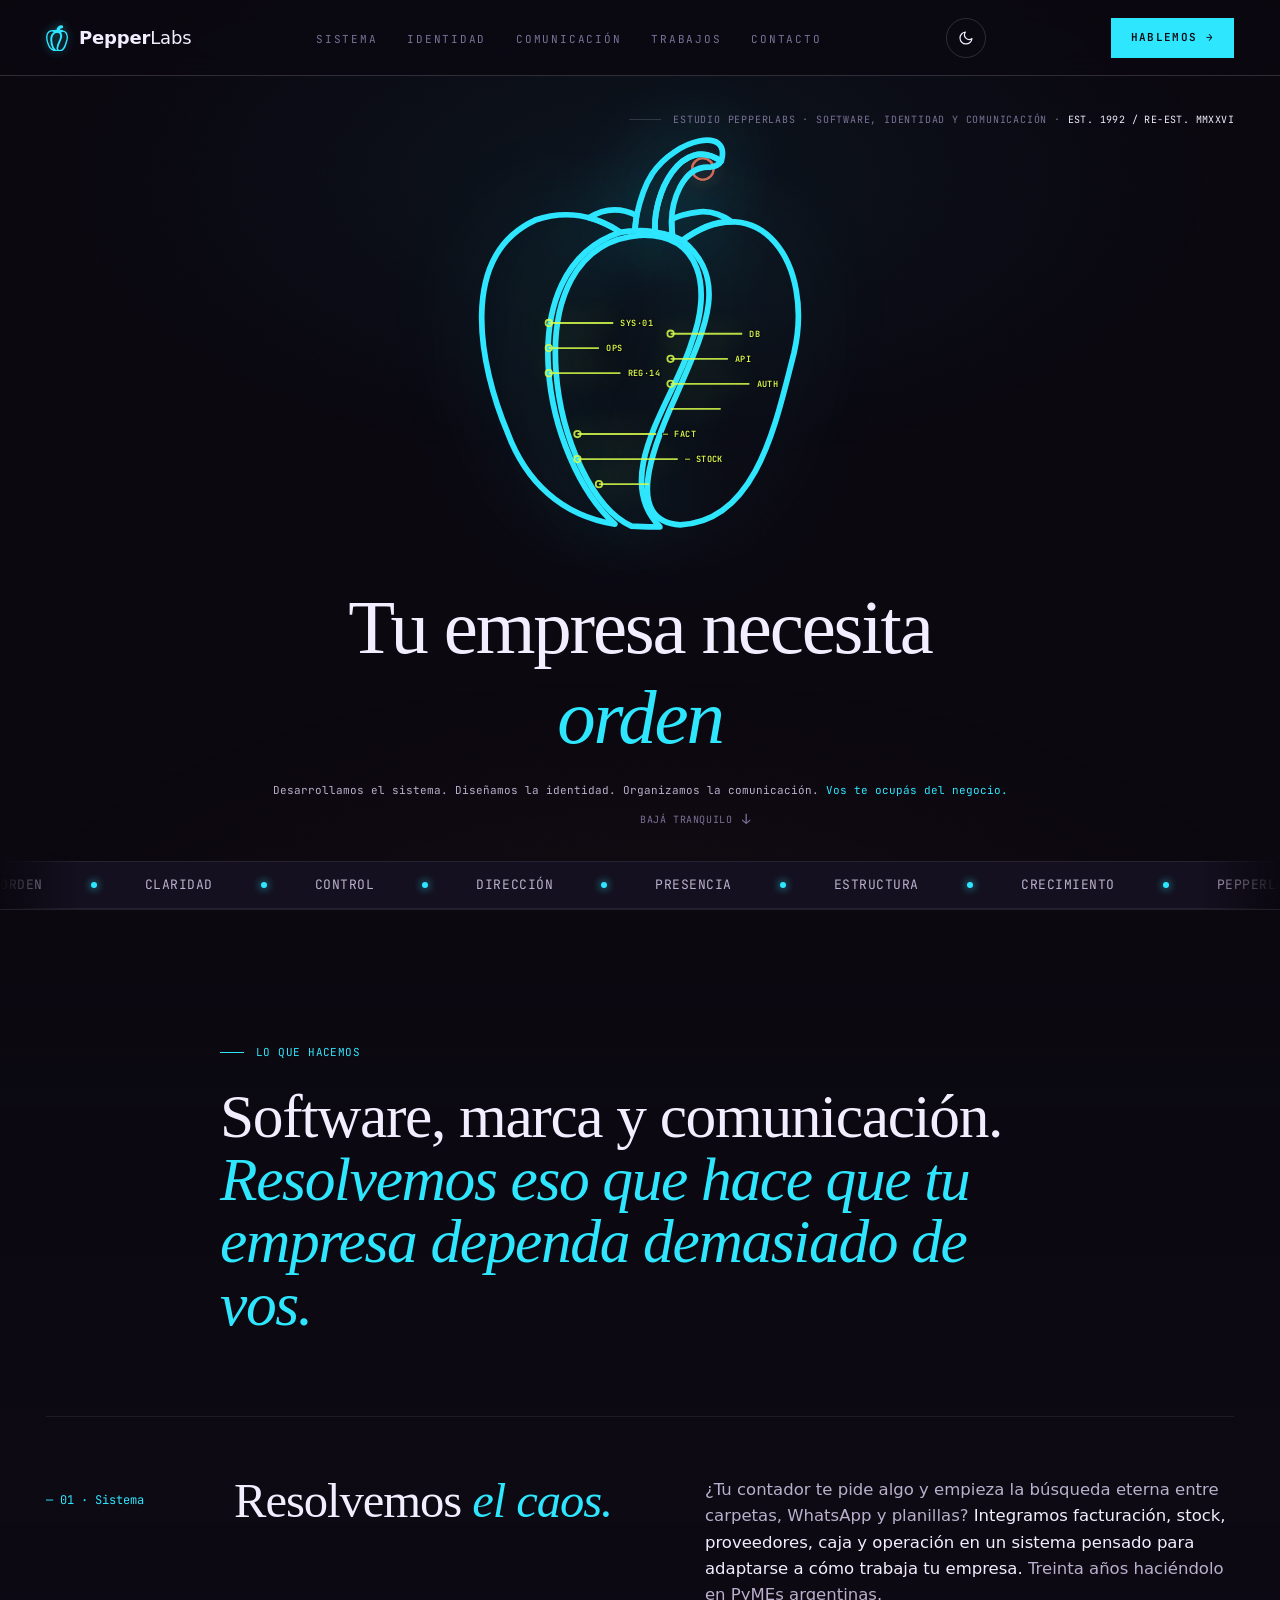
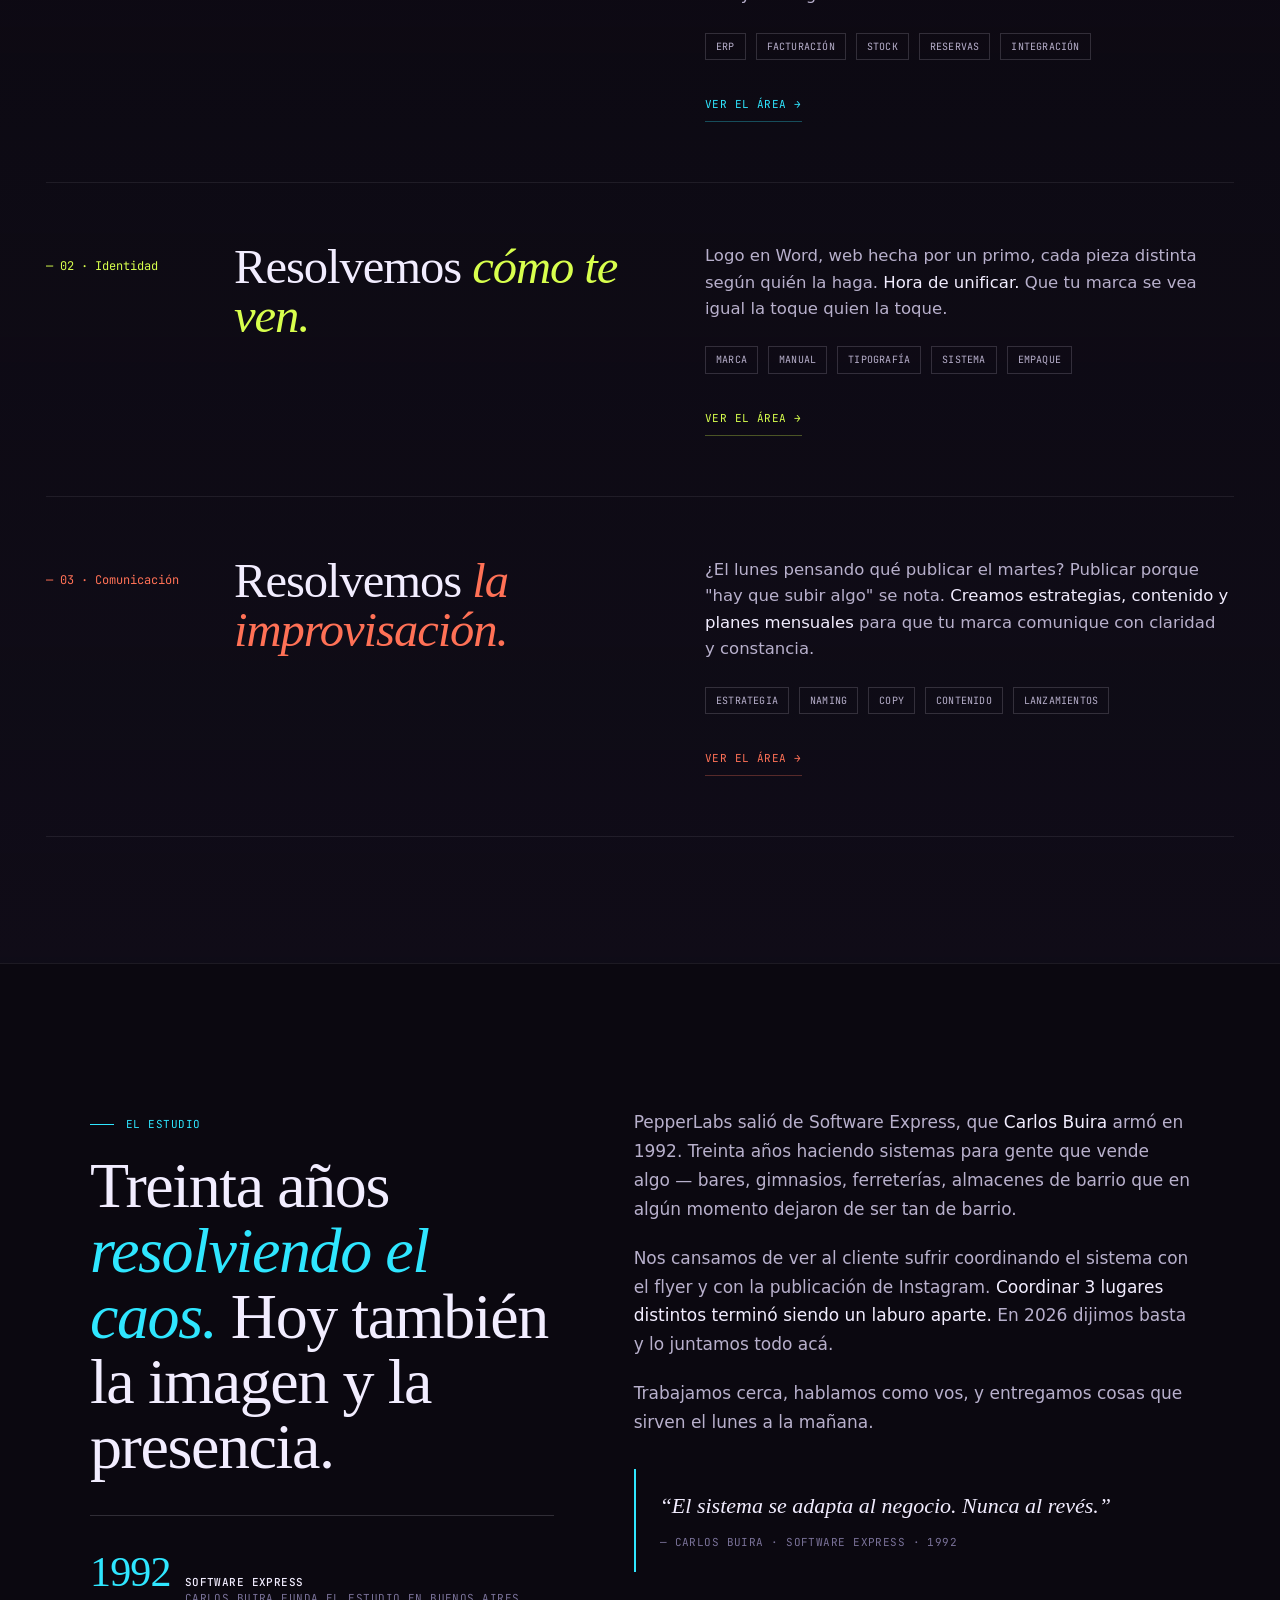
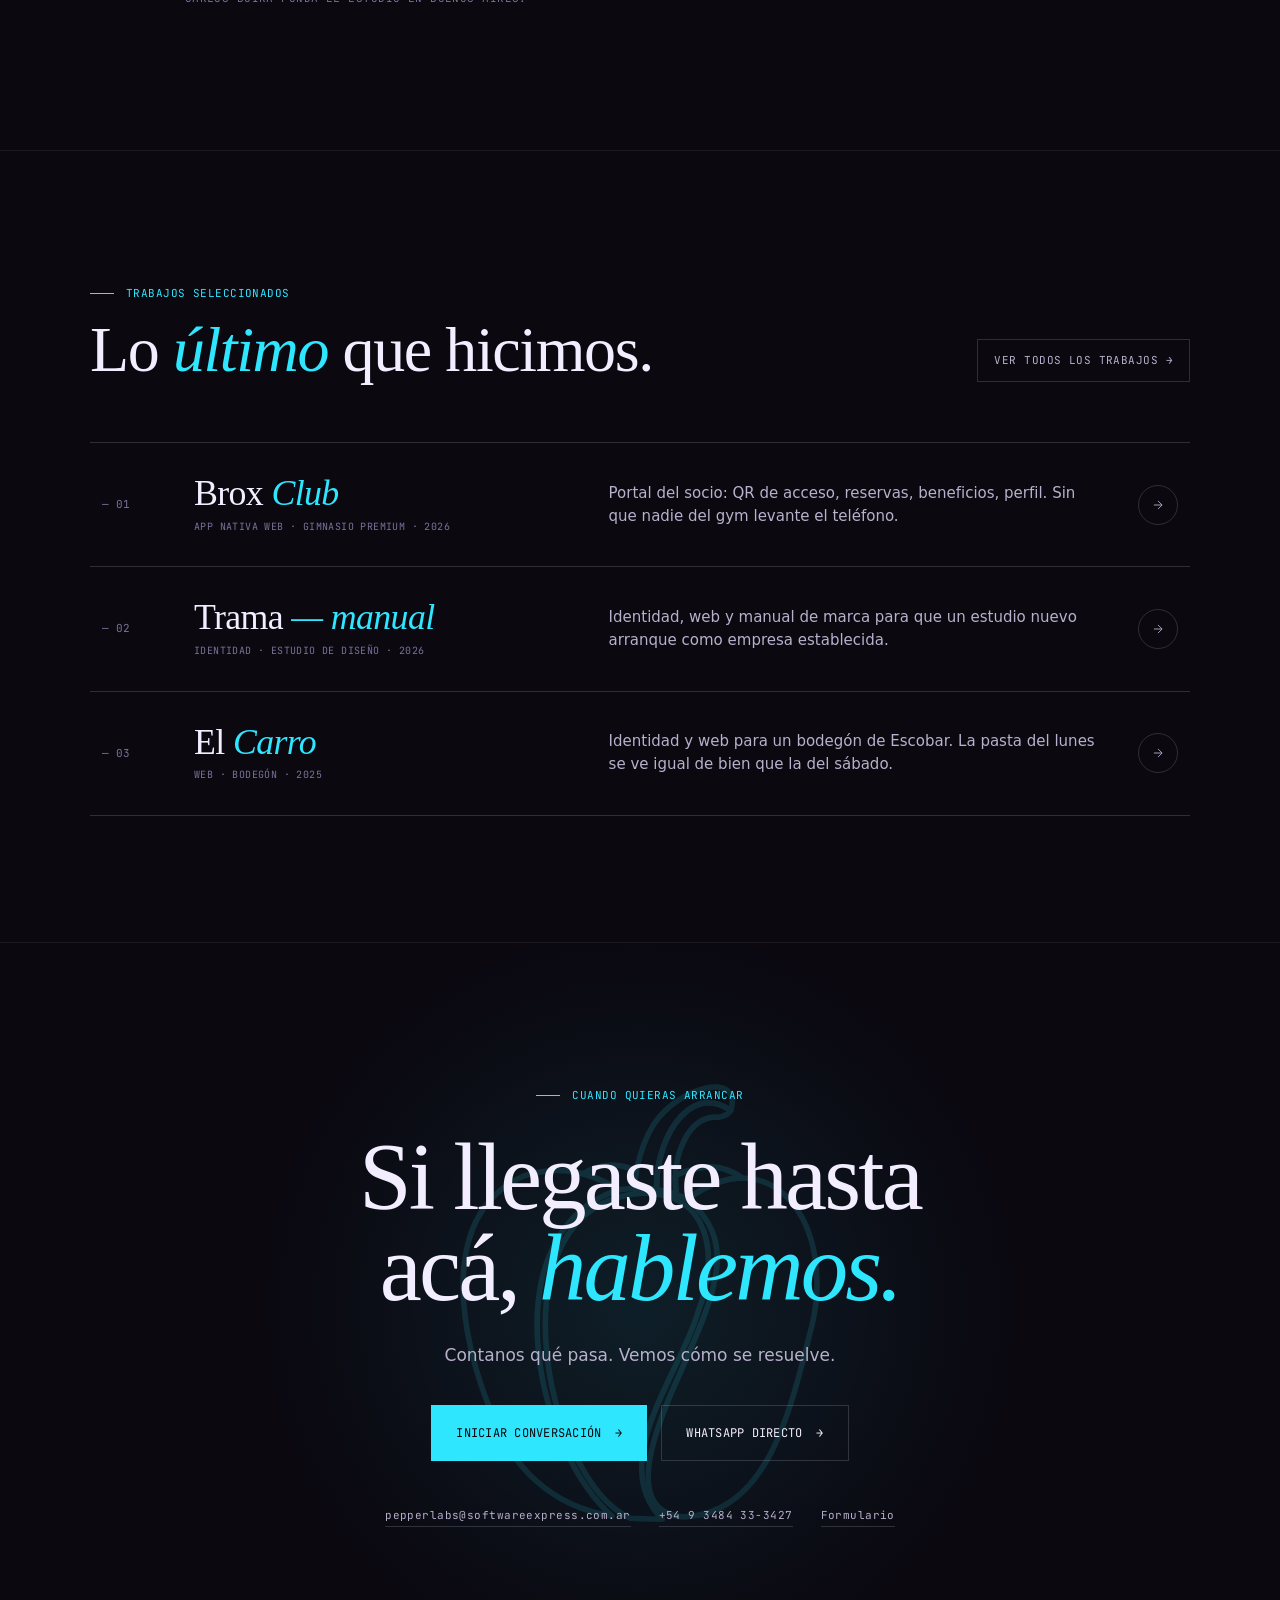
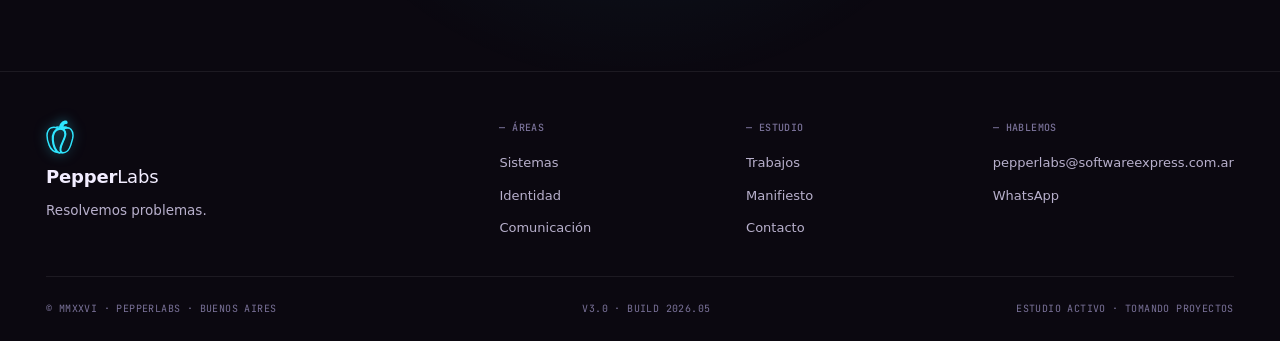
<file: index.html>
<!DOCTYPE html>
<html lang="es">
<head>
<meta charset="UTF-8">
<meta name="viewport" content="width=device-width, initial-scale=1.0">
<title>PepperLabs | Resolvemos problemas</title>
<meta name="description" content="Software, identidad y comunicación bajo un mismo techo. Estudio argentino, 30 años de oficio.">
<link rel="icon" type="image/png" sizes="32x32" href="favicon32.png">
<link rel="icon" type="image/png" sizes="192x192" href="favicon192.png">
<link rel="apple-touch-icon" sizes="180x180" href="apple-touch-icon.png">
<link rel="shortcut icon" href="favicon.ico">

<link rel="preconnect" href="https://api.fontshare.com">
<link rel="preconnect" href="https://cdn.fontshare.com" crossorigin>
<link rel="preconnect" href="https://fonts.gstatic.com" crossorigin>
<link href="https://api.fontshare.com/v2/css?f[]=switzer@400,500,600,700&f[]=boska@400,500,600,700&display=swap" rel="stylesheet">
<link href="https://fonts.googleapis.com/css2?family=JetBrains+Mono:wght@400;500&display=swap" rel="stylesheet">

<link rel="stylesheet" href="pepperlabs.css">

<style>
/* ── Home-specific: stage / pepper composition ────────────── */

.stage{
  position:relative;
  min-height:calc(100vh - 115px);
  display:flex;
  flex-direction:column;
  align-items:center;
  justify-content:center;
  gap:48px;
  padding:48px var(--pad) 60px;
  overflow:hidden;
}

/* Tape al pie del hero */
.tape{
  border-top:1px solid var(--rule);
  border-bottom:1px solid var(--rule);
  overflow:hidden;
  padding:13px 0;
  background:var(--bg-2);
  position:relative; z-index:5;
  -webkit-mask-image: linear-gradient(to right, transparent 0%, black 6%, black 94%, transparent 100%);
          mask-image: linear-gradient(to right, transparent 0%, black 6%, black 94%, transparent 100%);
}
.tape-track{
  display:flex; width:max-content;
  animation: tape 42s linear infinite;
  gap:48px;
}
.tape-item{
  font-family:var(--mono); font-size:13px;
  letter-spacing:0.04em; text-transform:uppercase;
  color:var(--ink-2);
  display:inline-flex; align-items:center; gap:48px;
  white-space:nowrap;
}
.tape-item::after{
  content:""; width:6px; height:6px; border-radius:50%;
  background:var(--cyan); box-shadow:0 0 8px var(--cyan);
}
@keyframes tape{ to{ transform:translateX(-50%); } }

.pepper{
  position:relative;
  width:min(46vh, 340px);
  aspect-ratio: 94.93 / 115.91;
  z-index:5;
  flex-shrink:0;
}
@media (max-width:780px){
  .pepper{ width:min(42vh, 260px); }
  .stage{ padding:40px var(--pad) 60px; gap:36px; }
}

.pepper-canvas{ position:absolute; inset:0; }
.pepper svg{
  position:absolute; inset:0;
  width:100%; height:100%;
  overflow:visible;
}

/* SKIN — silueta */
.skin path{
  fill:none;
  stroke:var(--cyan);
  stroke-width:1.6;
  stroke-linejoin:round;
  filter:drop-shadow(0 0 12px rgba(47,230,255,0.4));
  stroke-dasharray:600;
  stroke-dashoffset:600;
  animation: drawSkin 2.4s cubic-bezier(.4,.1,.2,1) forwards;
}
.skin path:nth-child(1){ animation-delay:0s; }
.skin path:nth-child(2){ animation-delay:.15s; }
.skin path:nth-child(3){ animation-delay:.3s; }
.skin path:nth-child(4){ animation-delay:.1s; }
.skin path:nth-child(5){ animation-delay:.4s; }
.skin path:nth-child(6){ animation-delay:.5s; }
.skin path:nth-child(7){ animation-delay:.2s; }
@keyframes drawSkin{ to{ stroke-dashoffset:0; } }

/* SYSTEM — grilla técnica interior */
.system{ opacity:0; z-index:3; animation: fadeLayer 1.2s ease 2s forwards; }
.system line, .system circle, .system rect, .system path{
  stroke:var(--lime);
  stroke-width:0.5;
  fill:none;
  filter:drop-shadow(0 0 4px rgba(216,255,77,0.5));
  opacity:0.85;
}
.system text{
  fill:var(--lime);
  font-family:'JetBrains Mono', monospace;
  font-size:2.4px;
  font-weight:600;
  letter-spacing:0.05em;
  opacity:1;
  paint-order:stroke fill;
  stroke:rgba(11,8,16,0.95);
  stroke-width:0.5;
}
@keyframes fadeLayer{ to{ opacity:1; } }

/* SIGNAL — ondas */
.signal{ opacity:0; animation: fadeLayer 1.2s ease 2.5s forwards; }
.signal circle{
  fill:none;
  stroke:var(--warm);
  stroke-width:0.6;
  opacity:0.4;
  filter:drop-shadow(0 0 4px rgba(255,113,86,0.5));
  transform-origin: 65px 12px;
  animation: signalPulse 3s ease-out infinite;
}
.signal circle:nth-child(1){ animation-delay:0s; }
.signal circle:nth-child(2){ animation-delay:0.6s; }
.signal circle:nth-child(3){ animation-delay:1.2s; }
.signal circle:nth-child(4){ animation-delay:1.8s; }
@keyframes signalPulse{
  0%{ transform: scale(0.3); opacity:0.7; }
  100%{ transform: scale(1.6); opacity:0; }
}

/* HIT ZONES */
.zones{ position:absolute; inset:0; z-index:10; }
.zone{ position:absolute; cursor:pointer; }
.zone.z-stem{ top:0; left:38%; width:38%; height:32%; }
.zone.z-body{ top:24%; left:0; width:100%; height:76%; }
.zone.z-inner{ top:40%; left:25%; width:50%; height:45%; }

.pepper[data-hover="stem"] .signal circle{ opacity:0.85; stroke-width:0.9; }
.pepper[data-hover="stem"] .skin path{ opacity:0.4; }
.pepper[data-hover="stem"] .system{ opacity:0.4; }

.pepper[data-hover="body"] .skin path{
  stroke-width:2.2;
  filter:drop-shadow(0 0 18px rgba(47,230,255,0.85));
}
.pepper[data-hover="body"] .system{ opacity:0.4; }
.pepper[data-hover="body"] .signal{ opacity:0.4; }

.pepper[data-hover="inner"] .system line,
.pepper[data-hover="inner"] .system circle,
.pepper[data-hover="inner"] .system rect{
  stroke-width:0.9; opacity:1;
}
.pepper[data-hover="inner"] .system text{ opacity:1; }
.pepper[data-hover="inner"] .skin path{ opacity:0.5; }
.pepper[data-hover="inner"] .signal{ opacity:0.4; }

/* Annotations */
.annotations{ position:absolute; inset:-80px; pointer-events:none; z-index:8; }
.annot{
  position:absolute;
  display:flex; align-items:center; gap:10px;
  font-family:var(--mono);
  font-size:11px;
  color:var(--ink-2);
  opacity:0;
  transform:translateY(4px);
  transition: opacity .35s var(--ease), transform .35s var(--ease);
  pointer-events:auto;
}
.annot::before{ content:""; height:1px; background:currentColor; display:block; }
.annot .num{ color:var(--ac, var(--cyan)); }
.annot .name{ color:var(--ink); }
.annot .desc{ color:var(--dim); }

.annot.an-comunicacion{ --ac: var(--warm); top:-10px; right:-180px; }
.annot.an-comunicacion::before{ width:50px; }
.annot.an-identidad{ --ac: var(--cyan); top:50%; left:-260px; transform:translateY(-50%) translateX(4px); }
.annot.an-identidad::after{ content:""; position:absolute; right:-50px; top:50%; width:50px; height:1px; background:var(--cyan); }
.annot.an-sistemas{ --ac: var(--lime); bottom:-10px; right:-200px; }
.annot.an-sistemas::before{ width:50px; }

.pepper[data-hover="stem"] ~ .annotations .an-comunicacion{ opacity:1; transform:translateY(0); }
.pepper[data-hover="body"] ~ .annotations .an-identidad{ opacity:1; transform:translateY(-50%); }
.pepper[data-hover="inner"] ~ .annotations .an-sistemas{ opacity:1; transform:translateY(0); }
.annotations.first-load .annot{ opacity:0.5; transform:translateY(0); }
.annotations.first-load .an-identidad{ transform:translateY(-50%); }

@media (max-width:1100px){
  .annot.an-comunicacion{ right:auto; left:50%; top:-50px; transform:translateX(-50%); }
  .annot.an-comunicacion::before{ display:none; }
  .annot.an-identidad{ left:auto; right:-30%; top:50%; }
  .annot.an-identidad::after{ display:none; }
  .annot.an-sistemas{ right:auto; left:50%; bottom:-50px; transform:translateX(-50%); }
  .annot.an-sistemas::before{ display:none; }
  .annotations.first-load .an-identidad{ transform:translateY(-50%); }
}
@media (max-width:780px){
  .annot{ font-size:10px; }
  .annot .desc{ display:none; }
}

/* Stage text */
.stage-text{
  position:relative; z-index:6;
  text-align:center; max-width:1100px;
  width:100%;
  pointer-events:none;
}
.stage-text .tagline{
  font-family:var(--serif);
  font-weight:500;
  font-size:clamp(40px, 6vw, 88px);
  line-height:1.02;
  letter-spacing:-0.028em;
  color:var(--ink);
  opacity:0;
  animation: textIn 1.2s var(--ease) 1.6s forwards;
}
.stage-text .tagline em{ font-style:italic; color:var(--cyan); }
.stage-text .tagline{
  display:flex; flex-direction:column; align-items:center; gap:.05em;
}
.stage-text .tagline .fixed{
  display:block; color:var(--ink); font-style:normal;
}
.stage-text .tagline em.rotator{
  display:block;
  height:1.2em;
  overflow:hidden;
  line-height:1.2;
}
.stage-text .tagline em.rotator .r-track{
  display:flex; flex-direction:column;
  transition: transform .55s cubic-bezier(.4,.1,.2,1);
  will-change:transform;
}
.stage-text .tagline em.rotator .r-track > span{
  height:1.2em;
  line-height:1.2;
  white-space:nowrap;
}
.stage-text .tagline em.rotator .r-track > span.brand{
  color:var(--cyan); font-style:normal; font-weight:600;
  font-family:var(--sans); letter-spacing:-0.01em;
}
.stage-text .tagline .dot{
  display:inline-block; width:0.18em; height:0.18em;
  background:var(--cyan); border-radius:50%;
  margin-left:0.04em; vertical-align:0.08em;
  box-shadow:0 0 18px var(--cyan);
}
.stage-text .sub{
  font-family:var(--mono); font-size:11px;
  color:var(--ink-2); margin-top:18px; opacity:0;
  animation: textIn 1.2s var(--ease) 2.2s forwards;
}
.stage-text .sub em{ font-style:normal; color:var(--cyan); }
@keyframes textIn{
  from{ opacity:0; transform:translateY(8px); }
  to{ opacity:1; transform:translateY(0); }
}

.stage-eyebrow{
  position:absolute; top:36px; right:var(--pad);
  z-index:6;
  display:flex; align-items:center; gap:12px;
  font-family:var(--mono); font-size:10px;
  letter-spacing:0.08em; text-transform:uppercase;
  color:var(--dim);
  opacity:0; animation: textIn 1s ease 1.2s forwards;
  text-align:right;
  max-width:50vw;
}
.stage-eyebrow::before{
  content:""; width:32px; height:1px; background:var(--rule-2);
  flex-shrink:0;
}
.stage-eyebrow em{ font-style:normal; color:var(--ink); letter-spacing:0.04em; }
@media (max-width:780px){
  .stage-eyebrow{ display:none; }
}

.scroll-hint{
  position:absolute;
  left:50%; bottom:30px; transform:translateX(-50%);
  display:flex; align-items:center; gap:10px;
  font-family:var(--mono); font-size:10px;
  letter-spacing:0.06em; text-transform:uppercase;
  color:var(--dim); z-index:6;
  opacity:0;
  animation: textIn 1s ease 3s forwards, hintBob 2.6s ease-in-out 3.5s infinite;
}
.scroll-hint::after{ content:"↓"; font-size:14px; }
@keyframes hintBob{
  0%,100%{ transform:translateX(-50%) translateY(0); }
  50%{ transform:translateX(-50%) translateY(4px); }
}

/* Three offices section */
.three{ padding: 14vh var(--pad) 14vh; border-top:1px solid var(--rule); background:linear-gradient(180deg, transparent, rgba(20,16,31,0.5)); }
[data-theme="light"] .three{ background:linear-gradient(180deg, transparent, rgba(26,22,18,0.03)); }
.three-intro{ max-width:840px; margin:0 auto 80px; }
.three-intro .eyebrow{ margin-bottom:24px; }
.three-intro h2{
  font-family:var(--serif); font-weight:500;
  font-size:clamp(36px, 4.8vw, 72px); line-height:1.02;
  letter-spacing:-0.022em; color:var(--ink);
}
.three-intro h2 em{ font-style:italic; color:var(--cyan); }

.office{
  display:grid;
  grid-template-columns: 140px 1fr;
  gap:48px;
  padding:60px 0;
  max-width:1240px;
  margin:0 auto;
  border-top:1px solid var(--rule);
  align-items:start;
  position:relative;
}
.office-body{
  display:grid;
  grid-template-columns: 1fr 1.3fr;
  gap:64px;
  align-items:start;
}
.office-text{
  display:flex; flex-direction:column; gap:18px;
}
@media (max-width: 1200px){
  .office{ grid-template-columns: 1fr; gap:14px; }
  .office-body{ grid-template-columns: 1fr; gap:24px; }
  .office-num{ padding-top:0; }
}
.office:last-child{ border-bottom:1px solid var(--rule); }
.office:hover .office-name{ color:var(--ac); }
.office:hover .office-thumb{ filter:none; transform:scale(1.01); }
.office-1{ --ac: var(--warm); }  /* Comunicación */
.office-2{ --ac: var(--lime); }  /* Identidad · lime */
.office-3{ --ac: var(--cyan); }  /* Sistema · cyan */
.office-num{
  font-family:var(--mono); font-size:12px; color:var(--ac); padding-top:14px;
  line-height:1.5; word-break:break-word; hyphens:auto;
}
.office-name{
  font-family:var(--serif); font-weight:500;
  font-size:clamp(32px, 3.8vw, 56px);
  line-height:1; letter-spacing:-0.022em;
  color:var(--ink); transition: color .25s;
}
.office-name em{ font-style:italic; color:var(--ac); }
.office-phrase{
  font-family:var(--mono); font-size:11px;
  letter-spacing:0.04em; text-transform:uppercase;
  color:var(--dim);
}
.office-desc{
  font-size:16.5px; line-height:1.6;
  color:var(--ink-2); max-width:50ch;
}
.office-desc strong{ color:var(--ink); font-weight:500; }
.office-tags{ display:flex; gap:10px; flex-wrap:wrap; margin-top:6px; }
.office-tags span{
  font-family:var(--mono); font-size:10px;
  letter-spacing:0.02em; text-transform:uppercase;
  color:var(--ink-2);
  padding:5px 10px; border:1px solid var(--rule-2);
}
.office-link{
  margin-top:10px; display:inline-flex; align-items:center; gap:10px;
  font-family:var(--mono); font-size:11px;
  letter-spacing:0.04em; text-transform:uppercase;
  color:var(--ac);
  border-bottom:1px solid color-mix(in srgb, var(--ac) 30%, transparent);
  padding:8px 0; width:fit-content;
  transition: border-color .2s, gap .25s var(--ease);
}
.office-link:hover{ border-bottom-color:var(--ac); gap:18px; }
.office-visual{
  position:relative; aspect-ratio: 16/10;
  transition: transform .4s var(--ease);
}
.office-visual img{
  width:100%; height:100%;
  object-fit:contain;
  object-position:center;
}
.office-visual .tag{ display:none; }
.office-visual .tag{
  position:absolute; top:14px; left:14px;
  font-family:var(--mono); font-size:9px;
  letter-spacing:0.06em; text-transform:uppercase;
  color:var(--ink);
  padding:5px 9px; background:rgba(11,8,16,0.7);
  border:1px solid var(--rule-2);
}
@media (max-width:1000px){
  .office{ grid-template-columns: 60px 1fr; gap:14px 20px; }
  .office-visual{ grid-column: 1 / -1; margin-top:14px; aspect-ratio: 16/10; }
}

/* Studio */
.studio{ padding: 16vh var(--pad); border-top:1px solid var(--rule); }
.studio-in{
  max-width:1100px; margin:0 auto;
  display:grid; grid-template-columns:1fr 1.2fr;
  gap:80px; align-items:start;
}
@media (max-width:900px){ .studio-in{ grid-template-columns:1fr; gap:48px; } }
.studio-l .eyebrow{ margin-bottom:20px; }
.studio-l h2{
  font-family:var(--serif); font-weight:500;
  font-size:clamp(36px, 5vw, 68px); line-height:1.02;
  letter-spacing:-0.022em; color:var(--ink); margin-bottom:36px;
}
.studio-l h2 em{ font-style:italic; color:var(--cyan); }
.studio-l .since{
  display:flex; align-items:baseline; gap:14px;
  padding-top:24px; border-top:1px solid var(--rule-2);
}
.studio-l .since .year{
  font-family:var(--serif); font-weight:500;
  font-size:42px; letter-spacing:-0.02em; color:var(--cyan);
  font-variant-numeric: tabular-nums;
}
.studio-l .since .label{
  font-family:var(--mono); font-size:11px;
  letter-spacing:0.04em; text-transform:uppercase;
  color:var(--dim); line-height:1.4;
}
.studio-l .since .label strong{ color:var(--ink); font-weight:500; display:block; }
.studio-r p{
  font-size:17px; line-height:1.7;
  color:var(--ink-2); margin-bottom:20px;
}
.studio-r p strong{ color:var(--ink); font-weight:500; }
.studio-r p em{ color:var(--cyan); font-style:normal; }
.studio-r .quote{
  margin-top:32px;
  padding:22px 0 22px 24px;
  border-left:2px solid var(--cyan);
  font-family:var(--serif); font-style:italic;
  font-size:22px; line-height:1.35;
  color:var(--ink);
}
.studio-r .quote .att{
  display:block; margin-top:14px;
  font-family:var(--mono); font-style:normal;
  font-size:11px; letter-spacing:0.04em;
  text-transform:uppercase; color:var(--dim);
}

/* Work */
.work{ padding: 14vh var(--pad); border-top:1px solid var(--rule); }
.work-head{
  max-width:1100px; margin:0 auto 60px;
  display:flex; justify-content:space-between;
  align-items:end; gap:40px; flex-wrap:wrap;
}
.work-head .eyebrow{ margin-bottom:16px; }
.work-head h2{
  font-family:var(--serif); font-weight:500;
  font-size:clamp(36px, 5vw, 64px); line-height:1;
  letter-spacing:-0.022em; color:var(--ink);
}
.work-head h2 em{ font-style:italic; color:var(--cyan); }
.work-head .all{
  font-family:var(--mono); font-size:11px;
  letter-spacing:0.04em; text-transform:uppercase;
  color:var(--ink-2);
  padding:12px 16px; border:1px solid var(--rule-2);
  transition:all .2s;
  display:inline-flex; align-items:center; gap:10px;
}
.work-head .all:hover{ border-color:var(--cyan); color:var(--cyan); }

.work-list{ max-width:1100px; margin:0 auto; border-top:1px solid var(--rule-2); }
.work-item{
  display:grid; grid-template-columns: 60px 1fr 1.3fr 40px;
  gap:32px; align-items:center;
  padding:32px 12px; border-bottom:1px solid var(--rule-2);
  position:relative;
  transition: padding-left .3s var(--ease), background .3s;
}
.work-item:hover{ padding-left:24px; background:rgba(47,230,255,0.02); }
.work-item:hover .work-name{ color:var(--cyan); }
.work-item:hover .work-arrow{ background:var(--cyan); color:var(--bg); border-color:var(--cyan); }
.work-num{ font-family:var(--mono); font-size:11px; color:var(--dim); }
.work-info{ display:flex; flex-direction:column; gap:6px; }
.work-name{
  font-family:var(--serif); font-weight:500;
  font-size:clamp(24px, 2.8vw, 38px); line-height:1.05;
  letter-spacing:-0.018em; color:var(--ink);
  transition: color .25s;
}
.work-name em{ font-style:italic; color:var(--cyan); }
.work-info .meta{
  font-family:var(--mono); font-size:10px;
  letter-spacing:0.04em; text-transform:uppercase;
  color:var(--dim);
}
.work-desc{ font-size:15px; line-height:1.55; color:var(--ink-2); }
.work-arrow{
  width:40px; height:40px;
  border:1px solid var(--rule-2);
  border-radius:50%;
  display:grid; place-items:center;
  color:var(--ink-2);
  transition:all .25s;
}
.work-arrow svg{ width:14px; height:14px; }
@media (max-width:800px){
  .work-item{ grid-template-columns: 40px 1fr 40px; gap:14px 16px; }
  .work-desc{ grid-column: 1 / -1; }
}

/* Ending pep silhouette */
.end-pep{
  position:absolute; left:50%; top:50%;
  transform:translate(-50%,-50%);
  width:min(60vh, 380px);
  aspect-ratio: 94.93 / 115.91;
  opacity:0.12; z-index:0;
}
.end-pep svg{
  width:100%; height:100%;
  fill:none; stroke:var(--cyan); stroke-width:1.4;
  stroke-linejoin:round;
}
</style>
<script>(function(){try{var t=localStorage.getItem('pl-theme');if(t==='light')document.documentElement.setAttribute('data-theme','light');}catch(e){}})();</script>
</head>
<body>

<!-- Pepper symbol -->
<svg width="0" height="0" aria-hidden="true" style="position:absolute">
  <symbol id="pep-out" viewBox="0 0 94.93 115.91">
    <path d="M18.24,26.26c-21.75,9.99-15.6,40.67-7.74,59.37,5.01,13.37,14.76,23.09,29.96,25.54-19.9-17.81-30.14-71.07,1.56-81.5-7.13-4.78-15.41-6.25-23.79-3.41Z"/>
    <path d="M50.87,13.35c-2.22,3.4-3.53,7.84-4.33,11.61-.23,1.54-.46,2.76-.46,4.33,1.83-.23,3.93.05,5.63.28-.88-10.3,7.21-27.48,18.44-19.73,2.89-9.9-12.74-6.31-19.27,3.5h0Z"/>
    <path d="M46.08,29.31c0-1.58.22-2.79.46-4.33-4.42-2.17-9.14-1.96-13.27.64,3.09.88,5.98,2.24,8.76,4.06,1.44-.2,2.69-.39,4.05-.37h0Z"/>
    <path d="M47.84,30.5c-38.15,2.65-24.46,71.44-2.77,81.22,2.71.02,5.11.32,7.93.19-13.96-14.22,4.52-36.36,8.85-51.44,5.83-15.11,2.65-30.38-14.01-29.96Z"/>
    <path d="M56.59,26.07c-.09.09-.19.19-.28.19,0,1.56,0,2.92.28,4.52.92.37,1.84.74,2.67,1.2,4.28-3.15,9.48-5.49,13.83-5.25-3.2-2.25-6.04-3.04-8.94-2.77-3.25.36-6.72,1.39-7.56,2.12h0Z"/>
    <path d="M56.31,27.65c-.27-6.1,2.84-16.63,10.69-16.13,1.29-.13,2.44-.53,3.14-1.66-11.23-7.74-19.31,9.42-18.44,19.73,1.7.23,3.26.63,4.89,1.2-.2-1.11-.24-2.1-.28-3.14Z"/>
    <path d="M59.27,31.98c13.35,10.88,6.36,24.64-1.84,43.61-6.65,14.5-14.44,34.9,1.29,35.78,21.39-.99,26.66-28.4,31.71-47.85,5.85-24.92-9.56-47.25-31.16-31.53h0Z"/>
  </symbol>
</svg>

<nav class="nav">
  <a class="nav-logo" href="index.html"><svg class="nav-logo-mark" viewBox="0 0 94.93 115.91" aria-hidden="true"><use href="#pep-out"/></svg><span class="nav-logo-name">Pepper<em>Labs</em></span></a>
  <ul class="nav-links">
    <li><a href="sistema.html">Sistema</a></li>
    <li><a href="identidad.html">Identidad</a></li>
    <li><a href="comunicacion.html">Comunicación</a></li>
    <li><a href="trabajos.html">Trabajos</a></li>
    <li><a href="contacto.html">Contacto</a></li>
  </ul>
  <button type="button" class="theme-toggle" aria-label="Cambiar tema"><svg class="icon-sun" viewBox="0 0 24 24" fill="none" stroke="currentColor" stroke-width="1.8" stroke-linecap="round"><circle cx="12" cy="12" r="4"/><path d="M12 2v2M12 20v2M4.93 4.93l1.41 1.41M17.66 17.66l1.41 1.41M2 12h2M20 12h2M4.93 19.07l1.41-1.41M17.66 6.34l1.41-1.41"/></svg><svg class="icon-moon" viewBox="0 0 24 24" fill="none" stroke="currentColor" stroke-width="1.8" stroke-linecap="round" stroke-linejoin="round"><path d="M21 12.79A9 9 0 1 1 11.21 3 7 7 0 0 0 21 12.79z"/></svg></button>
  <a href="contacto.html" class="nav-cta">Hablemos &rarr;</a>
  <button type="button" class="nav-hamburger" id="navHamb" aria-label="Abrir menú" aria-expanded="false"><svg viewBox="0 0 24 24" fill="none" stroke="currentColor" stroke-width="2" stroke-linecap="round"><line x1="3" y1="6" x2="21" y2="6"/><line x1="3" y1="12" x2="21" y2="12"/><line x1="3" y1="18" x2="21" y2="18"/></svg></button>
</nav>

<div class="mobile-menu" id="mobileMenu" aria-hidden="true">
  <div class="mobile-menu-head">
    <a href="index.html" class="nav-logo" style="text-decoration:none"><svg class="nav-logo-mark" viewBox="0 0 94.93 115.91" aria-hidden="true"><use href="#pep-out"/></svg><span class="nav-logo-name">Pepper<em>Labs</em></span></a>
    <button class="mobile-menu-close" id="menuClose" aria-label="Cerrar menú">Cerrar &times;</button>
  </div>
  <ul>
    <li><a href="sistema.html" data-n="01">Sistema</a></li>
    <li><a href="identidad.html" data-n="02">Identidad</a></li>
    <li><a href="comunicacion.html" data-n="03">Comunicación</a></li>
    <li><a href="trabajos.html" data-n="04">Trabajos</a></li>
    <li><a href="contacto.html" data-n="05">Contacto</a></li>
  </ul>
  <a href="contacto.html" class="mm-cta">Hablemos &rarr;</a>
</div>

<!-- ── STAGE 1 — THE PEPPER ─────────────────────────────── -->
<main id="top">
<section class="stage">

  <div class="stage-eyebrow">
    <span>Estudio PepperLabs · Software, identidad y comunicación · <em>EST. 1992 / RE-EST. MMXXVI</em></span>
  </div>

  <div class="pepper" id="pep" data-hover="">
    <div class="pepper-canvas">
      <svg class="layer signal" viewBox="0 0 94.93 115.91" preserveAspectRatio="xMidYMid meet">
        <circle cx="65" cy="12" r="3"/>
        <circle cx="65" cy="12" r="3"/>
        <circle cx="65" cy="12" r="3"/>
        <circle cx="65" cy="12" r="3"/>
      </svg>

      <svg class="layer skin" viewBox="0 0 94.93 115.91" preserveAspectRatio="xMidYMid meet">
        <path d="M18.24,26.26c-21.75,9.99-15.6,40.67-7.74,59.37,5.01,13.37,14.76,23.09,29.96,25.54-19.9-17.81-30.14-71.07,1.56-81.5-7.13-4.78-15.41-6.25-23.79-3.41Z"/>
        <path d="M50.87,13.35c-2.22,3.4-3.53,7.84-4.33,11.61-.23,1.54-.46,2.76-.46,4.33,1.83-.23,3.93.05,5.63.28-.88-10.3,7.21-27.48,18.44-19.73,2.89-9.9-12.74-6.31-19.27,3.5h0Z"/>
        <path d="M46.08,29.31c0-1.58.22-2.79.46-4.33-4.42-2.17-9.14-1.96-13.27.64,3.09.88,5.98,2.24,8.76,4.06,1.44-.2,2.69-.39,4.05-.37h0Z"/>
        <path d="M47.84,30.5c-38.15,2.65-24.46,71.44-2.77,81.22,2.71.02,5.11.32,7.93.19-13.96-14.22,4.52-36.36,8.85-51.44,5.83-15.11,2.65-30.38-14.01-29.96Z"/>
        <path d="M56.59,26.07c-.09.09-.19.19-.28.19,0,1.56,0,2.92.28,4.52.92.37,1.84.74,2.67,1.2,4.28-3.15,9.48-5.49,13.83-5.25-3.2-2.25-6.04-3.04-8.94-2.77-3.25.36-6.72,1.39-7.56,2.12h0Z"/>
        <path d="M56.31,27.65c-.27-6.1,2.84-16.63,10.69-16.13,1.29-.13,2.44-.53,3.14-1.66-11.23-7.74-19.31,9.42-18.44,19.73,1.7.23,3.26.63,4.89,1.2-.2-1.11-.24-2.1-.28-3.14Z"/>
        <path d="M59.27,31.98c13.35,10.88,6.36,24.64-1.84,43.61-6.65,14.5-14.44,34.9,1.29,35.78,21.39-.99,26.66-28.4,31.71-47.85,5.85-24.92-9.56-47.25-31.16-31.53h0Z"/>
      </svg>

      <svg class="layer system" viewBox="0 0 94.93 115.91" preserveAspectRatio="xMidYMid meet">
        <g>
          <line x1="22" y1="55" x2="40" y2="55"/>
          <line x1="22" y1="62" x2="36" y2="62"/>
          <line x1="22" y1="69" x2="42" y2="69"/>
          <line x1="56" y1="58" x2="76" y2="58"/>
          <line x1="56" y1="65" x2="72" y2="65"/>
          <line x1="56" y1="72" x2="78" y2="72"/>
          <line x1="56" y1="79" x2="70" y2="79"/>
          <line x1="30" y1="86" x2="52" y2="86"/>
          <line x1="30" y1="93" x2="58" y2="93"/>
          <line x1="36" y1="100" x2="50" y2="100"/>

          <circle cx="22" cy="55" r="0.9" fill="currentColor"/>
          <circle cx="22" cy="62" r="0.9" fill="currentColor"/>
          <circle cx="22" cy="69" r="0.9" fill="currentColor"/>
          <circle cx="56" cy="58" r="0.9" fill="currentColor"/>
          <circle cx="56" cy="65" r="0.9" fill="currentColor"/>
          <circle cx="56" cy="72" r="0.9" fill="currentColor"/>
          <circle cx="30" cy="86" r="0.9" fill="currentColor"/>
          <circle cx="30" cy="93" r="0.9" fill="currentColor"/>
          <circle cx="36" cy="100" r="0.9" fill="currentColor"/>

          <text x="42" y="55.8">SYS·01</text>
          <text x="38" y="62.8">OPS</text>
          <text x="44" y="69.8">REG·14</text>
          <text x="78" y="58.8">DB</text>
          <text x="74" y="65.8">API</text>
          <text x="80" y="72.8">AUTH</text>
          <text x="54" y="86.8">— FACT</text>
          <text x="60" y="93.8">— STOCK</text>
        </g>
      </svg>
    </div>

    <div class="zones">
      <a href="comunicacion.html" class="zone z-stem" data-area="stem" aria-label="Ir a Comunicación"></a>
      <a href="identidad.html" class="zone z-body" data-area="body" aria-label="Ir a Identidad"></a>
      <a href="sistema.html" class="zone z-inner" data-area="inner" aria-label="Ir a Sistemas"></a>
    </div>
  </div>

  <div class="annotations first-load" id="annotations">
    <a href="comunicacion.html" class="annot an-comunicacion">
      <span class="num">— 01</span>
      <span class="name">Comunicación</span>
    </a>
    <a href="identidad.html" class="annot an-identidad">
      <span class="num">— 02</span>
      <span class="name">Identidad</span>
    </a>
    <a href="sistema.html" class="annot an-sistemas">
      <span class="num">— 03</span>
      <span class="name">Sistema</span>
    </a>
  </div>

  <div class="stage-text">
    <h1 class="tagline">
      <span class="fixed">Tu empresa necesita</span>
      <em class="rotator" aria-live="polite">
        <span class="r-track" id="rotatorTrack">
          <span>orden</span>
          <span>claridad</span>
          <span>control</span>
          <span>dirección</span>
          <span>presencia</span>
          <span>estructura</span>
          <span>crecimiento</span>
          <span class="brand">PepperLabs</span>
        </span>
      </em>
    </h1>
    <div class="sub">Desarrollamos el sistema. Diseñamos la identidad. Organizamos la comunicación. <em>Vos te ocupás del negocio.</em></div>
  </div>

  <a href="#three" class="scroll-hint">Bajá tranquilo</a>

</section>

<!-- ── TAPE ─────────────────────────────────────────── -->
<div class="tape" aria-hidden="true">
  <div class="tape-track">
    <span class="tape-item">Orden</span>
    <span class="tape-item">Claridad</span>
    <span class="tape-item">Control</span>
    <span class="tape-item">Dirección</span>
    <span class="tape-item">Presencia</span>
    <span class="tape-item">Estructura</span>
    <span class="tape-item">Crecimiento</span>
    <span class="tape-item">PepperLabs</span>
    <span class="tape-item">Orden</span>
    <span class="tape-item">Claridad</span>
    <span class="tape-item">Control</span>
    <span class="tape-item">Dirección</span>
    <span class="tape-item">Presencia</span>
    <span class="tape-item">Estructura</span>
    <span class="tape-item">Crecimiento</span>
    <span class="tape-item">PepperLabs</span>
  </div>
</div>

<!-- ── THREE OFFICES ───────────────────────────────────── -->
<section class="three" id="three">

  <div class="three-intro">
    <span class="eyebrow">Lo que hacemos</span>
    <h2>Software, marca y comunicación. <em>Resolvemos eso que hace que tu empresa dependa demasiado de vos.</em></h2>
  </div>

  <article class="office office-3">
    <div class="office-num">— 01 · Sistema</div>
    <div class="office-body">
      <h3 class="office-name">Resolvemos <em>el caos.</em></h3>
      <div class="office-text"><p class="office-desc">¿Tu contador te pide algo y empieza la búsqueda eterna entre carpetas, WhatsApp y planillas? <strong>Integramos facturación, stock, proveedores, caja y operación en un sistema pensado para adaptarse a cómo trabaja tu empresa.</strong> Treinta años haciéndolo en PyMEs argentinas.</p>
      <div class="office-tags">
        <span>ERP</span><span>Facturación</span><span>Stock</span><span>Reservas</span><span>Integración</span>
      </div>
      <a href="sistema.html" class="office-link">Ver el área →</a></div>
    </div>
  </article>

  <article class="office office-2">
    <div class="office-num">— 02 · Identidad</div>
    <div class="office-body">
      <h3 class="office-name">Resolvemos <em>cómo te ven.</em></h3>
      <div class="office-text"><p class="office-desc">Logo en Word, web hecha por un primo, cada pieza distinta según quién la haga. <strong>Hora de unificar.</strong> Que tu marca se vea igual la toque quien la toque.</p>
      <div class="office-tags">
        <span>Marca</span><span>Manual</span><span>Tipografía</span><span>Sistema</span><span>Empaque</span>
      </div>
      <a href="identidad.html" class="office-link">Ver el área →</a></div>
    </div>
  </article>

  <article class="office office-1">
    <div class="office-num">— 03 · Comunicación</div>
    <div class="office-body">
      <h3 class="office-name">Resolvemos <em>la improvisación.</em></h3>
      <div class="office-text"><p class="office-desc">¿El lunes pensando qué publicar el martes? Publicar porque "hay que subir algo" se nota. <strong>Creamos estrategias, contenido y planes mensuales</strong> para que tu marca comunique con claridad y constancia.</p>
      <div class="office-tags">
        <span>Estrategia</span><span>Naming</span><span>Copy</span><span>Contenido</span><span>Lanzamientos</span>
      </div>
      <a href="comunicacion.html" class="office-link">Ver el área →</a></div>
    </div>
  </article>

</section>

<!-- ── STUDIO ──────────────────────────────────────────── -->
<section class="studio" id="estudio">
  <div class="studio-in">
    <div class="studio-l">
      <span class="eyebrow">El estudio</span>
      <h2>Treinta años <em>resolviendo el caos.</em> Hoy también la imagen y la presencia.</h2>
      <div class="since">
        <span class="year">1992</span>
        <span class="label"><strong>Software Express</strong>Carlos Buira funda el estudio en Buenos Aires.</span>
      </div>
    </div>

    <div class="studio-r">
      <p>PepperLabs salió de Software Express, que <strong>Carlos Buira</strong> armó en 1992. Treinta años haciendo sistemas para gente que vende algo — bares, gimnasios, ferreterías, almacenes de barrio que en algún momento dejaron de ser tan de barrio.</p>
      <p>Nos cansamos de ver al cliente sufrir coordinando el sistema con el flyer y con la publicación de Instagram. <strong>Coordinar 3 lugares distintos terminó siendo un laburo aparte.</strong> En 2026 dijimos basta y lo juntamos todo acá.</p>
      <p>Trabajamos cerca, hablamos como vos, y entregamos cosas que sirven el lunes a la mañana.</p>

      <blockquote class="quote">
        “El sistema se adapta al negocio. Nunca al revés.”
        <span class="att">— Carlos Buira · Software Express · 1992</span>
      </blockquote>
    </div>
  </div>
</section>

<!-- ── SELECTED WORK ───────────────────────────────────── -->
<section class="work" id="trabajos">

  <div class="work-head">
    <div>
      <span class="eyebrow">Trabajos seleccionados</span>
      <h2>Lo <em>último</em> que hicimos.</h2>
    </div>
    <a href="trabajos.html" class="all">Ver todos los trabajos →</a>
  </div>

  <div class="work-list">

    <a href="trabajos.html#brox" class="work-item">
      <span class="work-num">— 01</span>
      <div class="work-info">
        <h3 class="work-name">Brox <em>Club</em></h3>
        <span class="meta">App nativa web · Gimnasio premium · 2026</span>
      </div>
      <p class="work-desc">Portal del socio: QR de acceso, reservas, beneficios, perfil. Sin que nadie del gym levante el teléfono.</p>
      <span class="work-arrow"><svg viewBox="0 0 24 24" fill="none" stroke="currentColor" stroke-width="1.5"><line x1="5" y1="12" x2="19" y2="12"/><polyline points="12 5 19 12 12 19"/></svg></span>
    </a>

    <a href="proyectos/trama-manual.html" class="work-item">
      <span class="work-num">— 02</span>
      <div class="work-info">
        <h3 class="work-name">Trama <em>— manual</em></h3>
        <span class="meta">Identidad · Estudio de diseño · 2026</span>
      </div>
      <p class="work-desc">Identidad, web y manual de marca para que un estudio nuevo arranque como empresa establecida.</p>
      <span class="work-arrow"><svg viewBox="0 0 24 24" fill="none" stroke="currentColor" stroke-width="1.5"><line x1="5" y1="12" x2="19" y2="12"/><polyline points="12 5 19 12 12 19"/></svg></span>
    </a>

    <a href="proyectos/elcarro/index.html" class="work-item">
      <span class="work-num">— 03</span>
      <div class="work-info">
        <h3 class="work-name">El <em>Carro</em></h3>
        <span class="meta">Web · Bodegón · 2025</span>
      </div>
      <p class="work-desc">Identidad y web para un bodegón de Escobar. La pasta del lunes se ve igual de bien que la del sábado.</p>
      <span class="work-arrow"><svg viewBox="0 0 24 24" fill="none" stroke="currentColor" stroke-width="1.5"><line x1="5" y1="12" x2="19" y2="12"/><polyline points="12 5 19 12 12 19"/></svg></span>
    </a>

  </div>
</section>

<!-- ── ENDING ─────────────────────────────────────────── -->
<section class="end">
  <div class="end-pep" aria-hidden="true">
    <svg viewBox="0 0 94.93 115.91"><use href="#pep-out"/></svg>
  </div>
  <div class="end-in">
    <span class="eyebrow">Cuando quieras arrancar</span>
    <h2 class="h-page">Si llegaste hasta acá, <em>hablemos.</em></h2>
    <p class="lead">Contanos qué pasa. Vemos cómo se resuelve.</p>
    <div class="end-ctas">
      <a href="contacto.html" class="btn btn--p">Iniciar conversación <span class="ar">→</span></a>
      <a href="https://wa.me/5493484333427" target="_blank" rel="noopener" class="btn btn--g">WhatsApp directo <span class="ar">→</span></a>
    </div>
    <div class="end-channels">
      <a href="mailto:pepperlabs@softwareexpress.com.ar">pepperlabs@softwareexpress.com.ar</a>
      <a href="https://wa.me/5493484333427">+54 9 3484 33-3427</a>
      <a href="contacto.html">Formulario</a>
    </div>
  </div>
</section>
</main>

<!-- ── FOOTER ──────────────────────────────────────────── -->
<footer class="foot">
  <div class="foot-grid">
    <div class="foot-brand">
      <span class="pep"><svg viewBox="0 0 94.93 115.91"><use href="#pep-out"/></svg></span>
      <span class="name">Pepper<em>Labs</em></span>
      <p>Resolvemos problemas.</p>
    </div>
    <div class="foot-col">
      <h4>— Áreas</h4>
      <ul>
        <li><a href="sistema.html">Sistemas</a></li>
        <li><a href="identidad.html">Identidad</a></li>
        <li><a href="comunicacion.html">Comunicación</a></li>
      </ul>
    </div>
    <div class="foot-col">
      <h4>— Estudio</h4>
      <ul>
        <li><a href="trabajos.html">Trabajos</a></li>
        <li><a href="index.html#estudio">Manifiesto</a></li>
        <li><a href="contacto.html">Contacto</a></li>
      </ul>
    </div>
    <div class="foot-col">
      <h4>— Hablemos</h4>
      <ul>
        <li><a href="mailto:pepperlabs@softwareexpress.com.ar">pepperlabs@softwareexpress.com.ar</a></li>
        <li><a href="https://wa.me/5493484333427">WhatsApp</a></li>
      </ul>
    </div>
  </div>
  <div class="foot-bar">
    <span>© MMXXVI · PepperLabs · Buenos Aires</span>
    <span>v3.0 · build 2026.05</span>
    <span>Estudio activo · Tomando proyectos</span>
  </div>
</footer>

<!-- ── MOBILE MENU ─────────────────────────────────────── -->
<div class="mm" id="mm">
  <div class="mm-head">
    <a class="brand" href="index.html">
      <span class="brand-mark"><svg viewBox="0 0 94.93 115.91"><use href="#pep-out"/></svg></span>
      <span class="brand-name">Pepper<em>Labs</em></span>
    </a>
    <button class="mm-close" id="navClose" type="button">Cerrar ✕</button>
  </div>
  <ul>
    <li><a href="sistema.html" data-n="— 03">Sistemas</a></li>
    <li><a href="identidad.html" data-n="— 02">Identidad</a></li>
    <li><a href="comunicacion.html" data-n="— 01">Comunicación</a></li>
    <li><a href="trabajos.html" data-n="— 04">Trabajos</a></li>
    <li><a href="contacto.html" data-n="— 05">Contacto</a></li>
  </ul>
  <a class="mm-cta" href="contacto.html">Iniciar conversación →</a>
</div>

<script>
/* Pepper hover */
(function(){
  var pep = document.getElementById('pep');
  var annot = document.getElementById('annotations');
  if (!pep) return;
  pep.querySelectorAll('.zone').forEach(function(z){
    z.addEventListener('mouseenter', function(){
      pep.setAttribute('data-hover', z.dataset.area);
      if (annot) annot.classList.remove('first-load');
    });
    z.addEventListener('mouseleave', function(){
      pep.setAttribute('data-hover', '');
    });
  });
  setTimeout(function(){ if (annot) annot.classList.remove('first-load'); }, 6000);
})();
</script>
<script src="pepperlabs.js" defer></script>

<script>
/* Rotator del H1 — rollo vertical que termina en "PepperLabs" (no loopea). */
(function () {
  var track = document.getElementById('rotatorTrack');
  if (!track) return;
  var items = track.children.length;
  var i = 0;
  var timer = null;
  function tick() {
    i++;
    track.style.transform = 'translateY(-' + (i * 1.2) + 'em)';
    if (i >= items - 1) {
      clearInterval(timer);
    }
  }
  // arranca después de la animación de entrada inicial (~3s)
  setTimeout(function () {
    timer = setInterval(tick, 1600);
  }, 2800);
})();
</script>

</body>
</html>
</file>
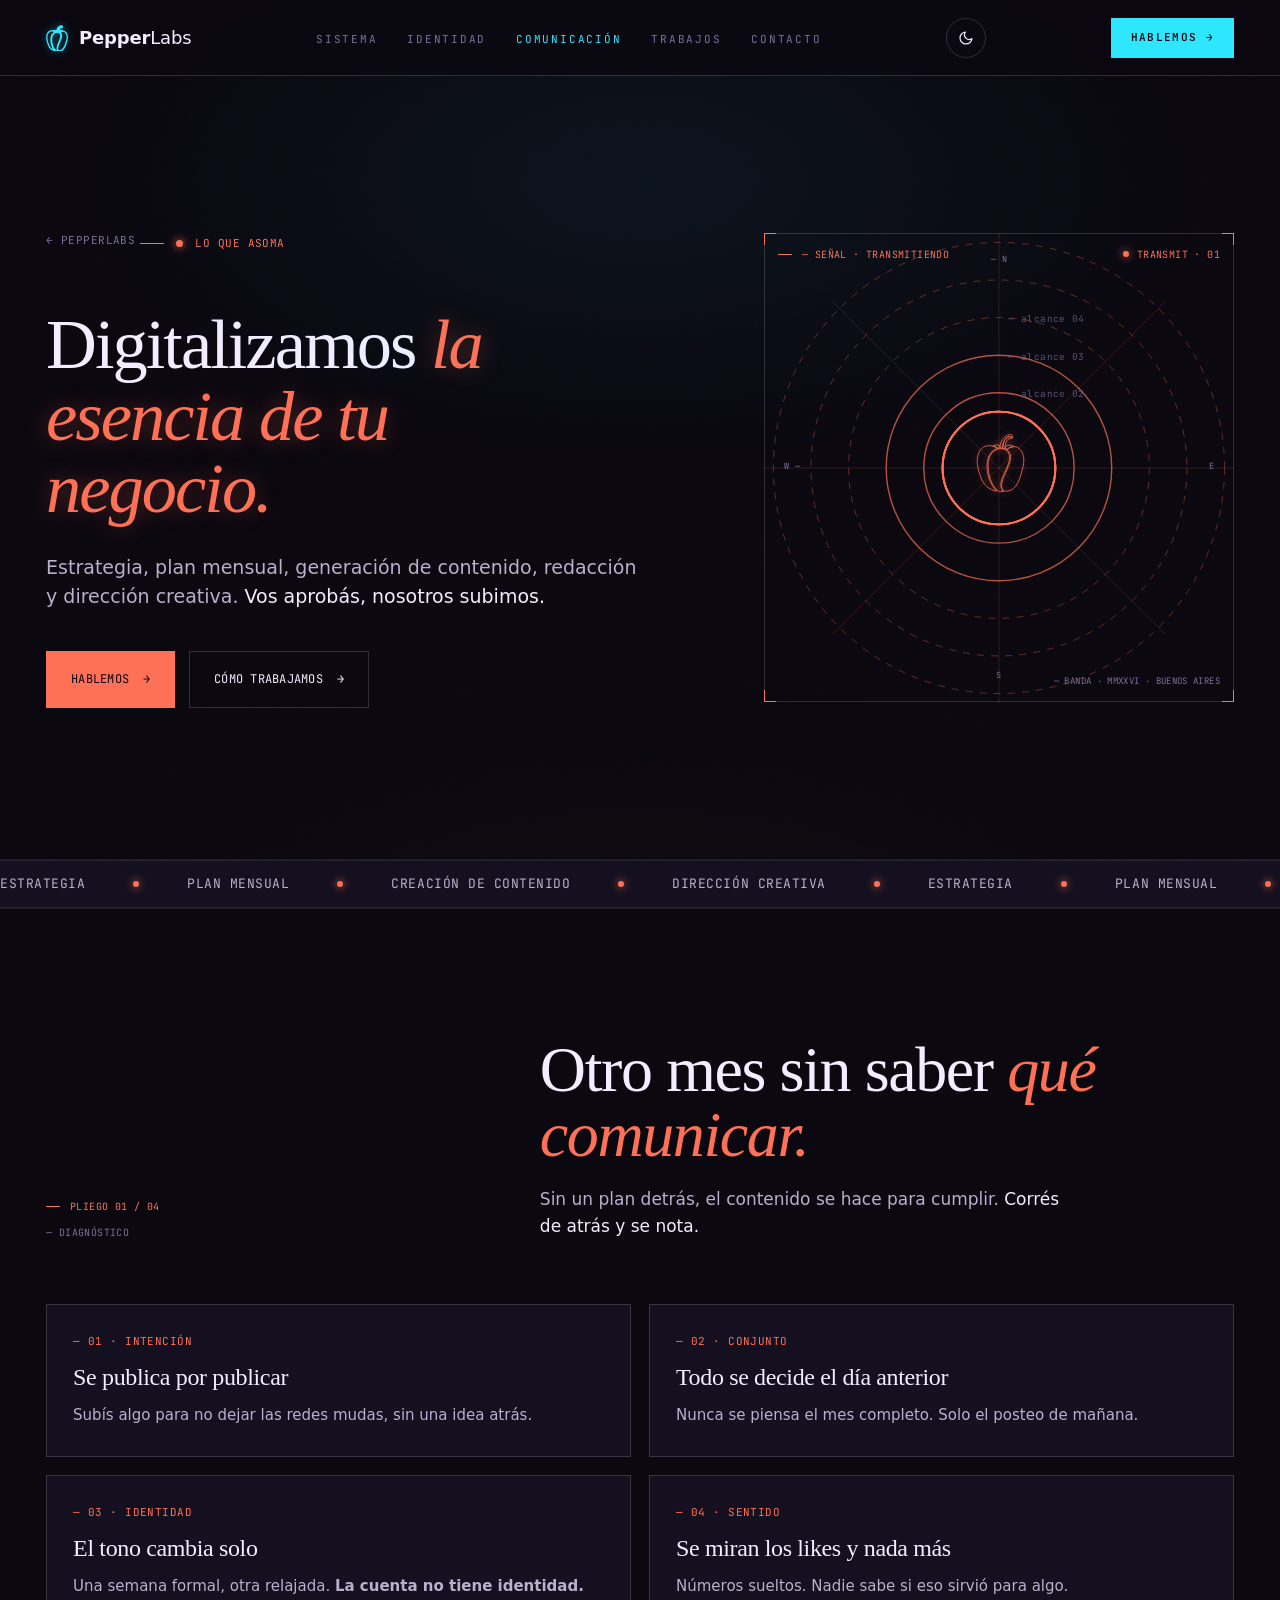
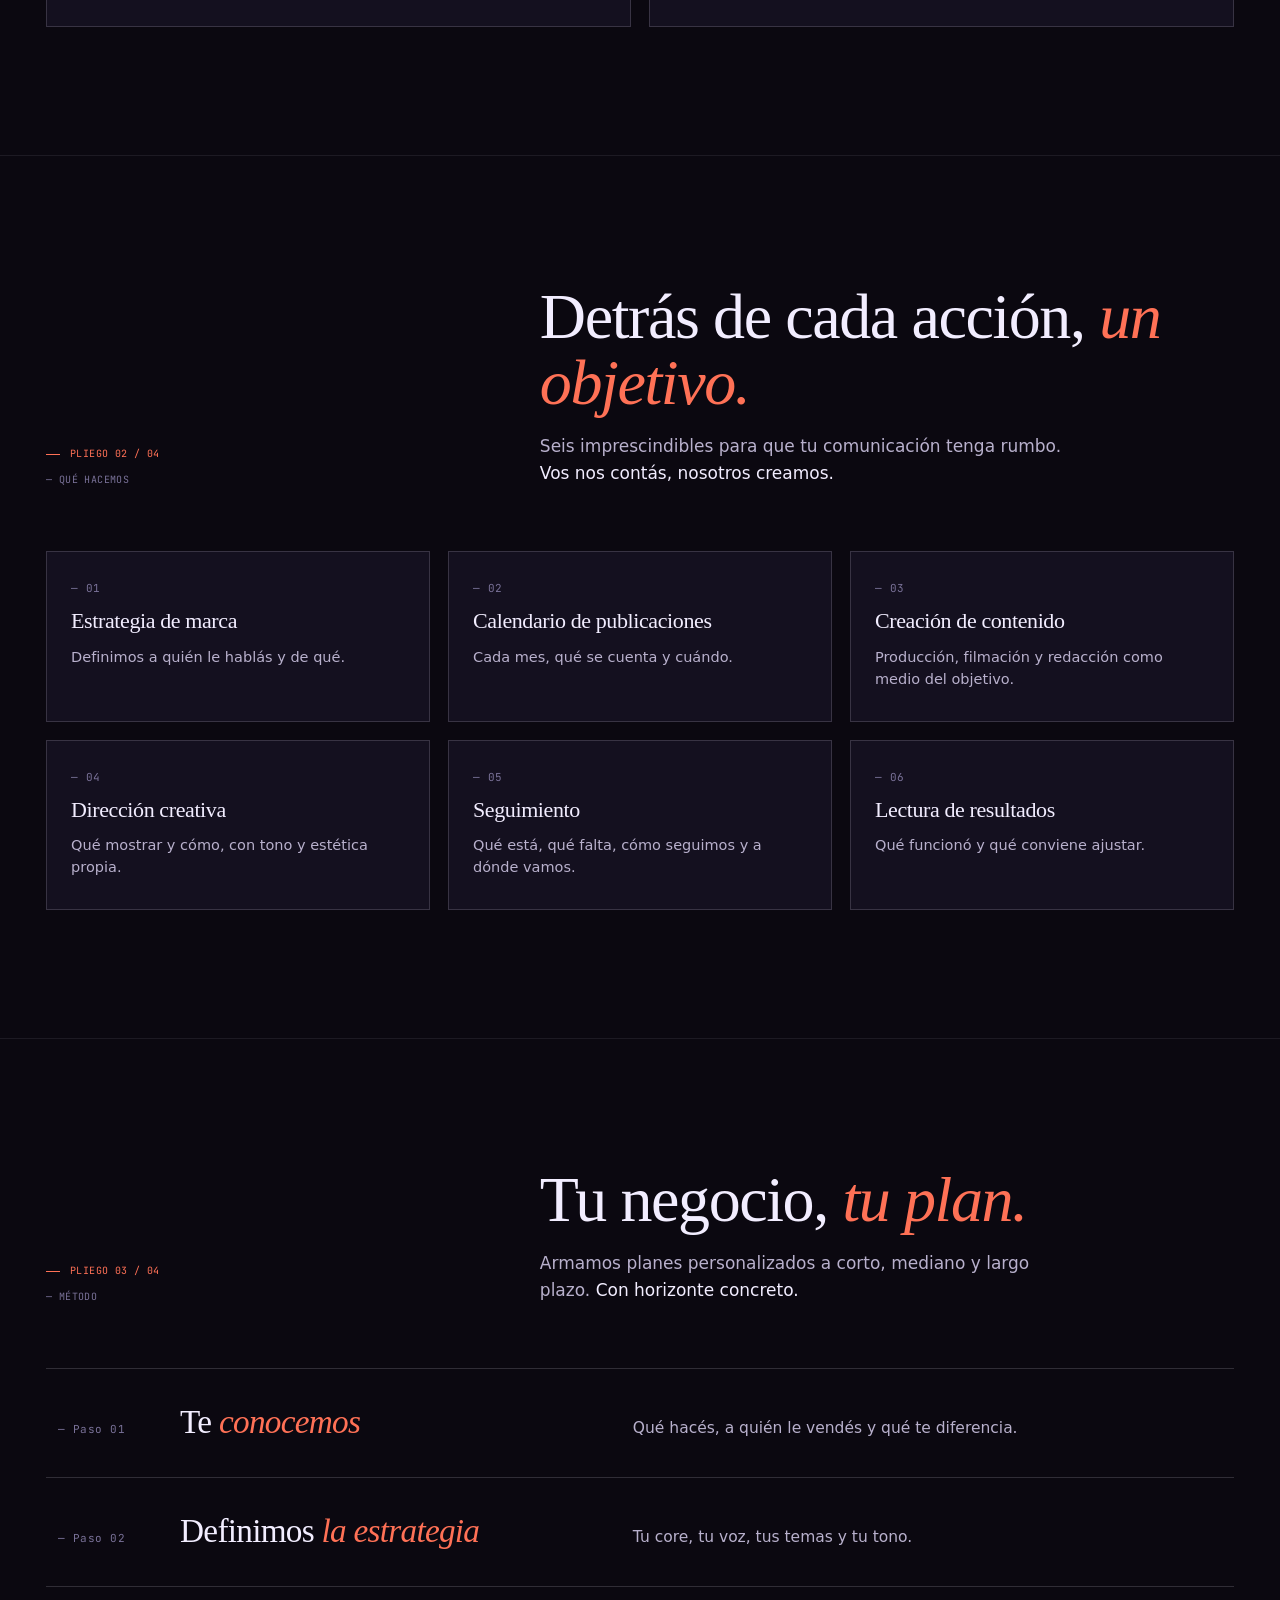
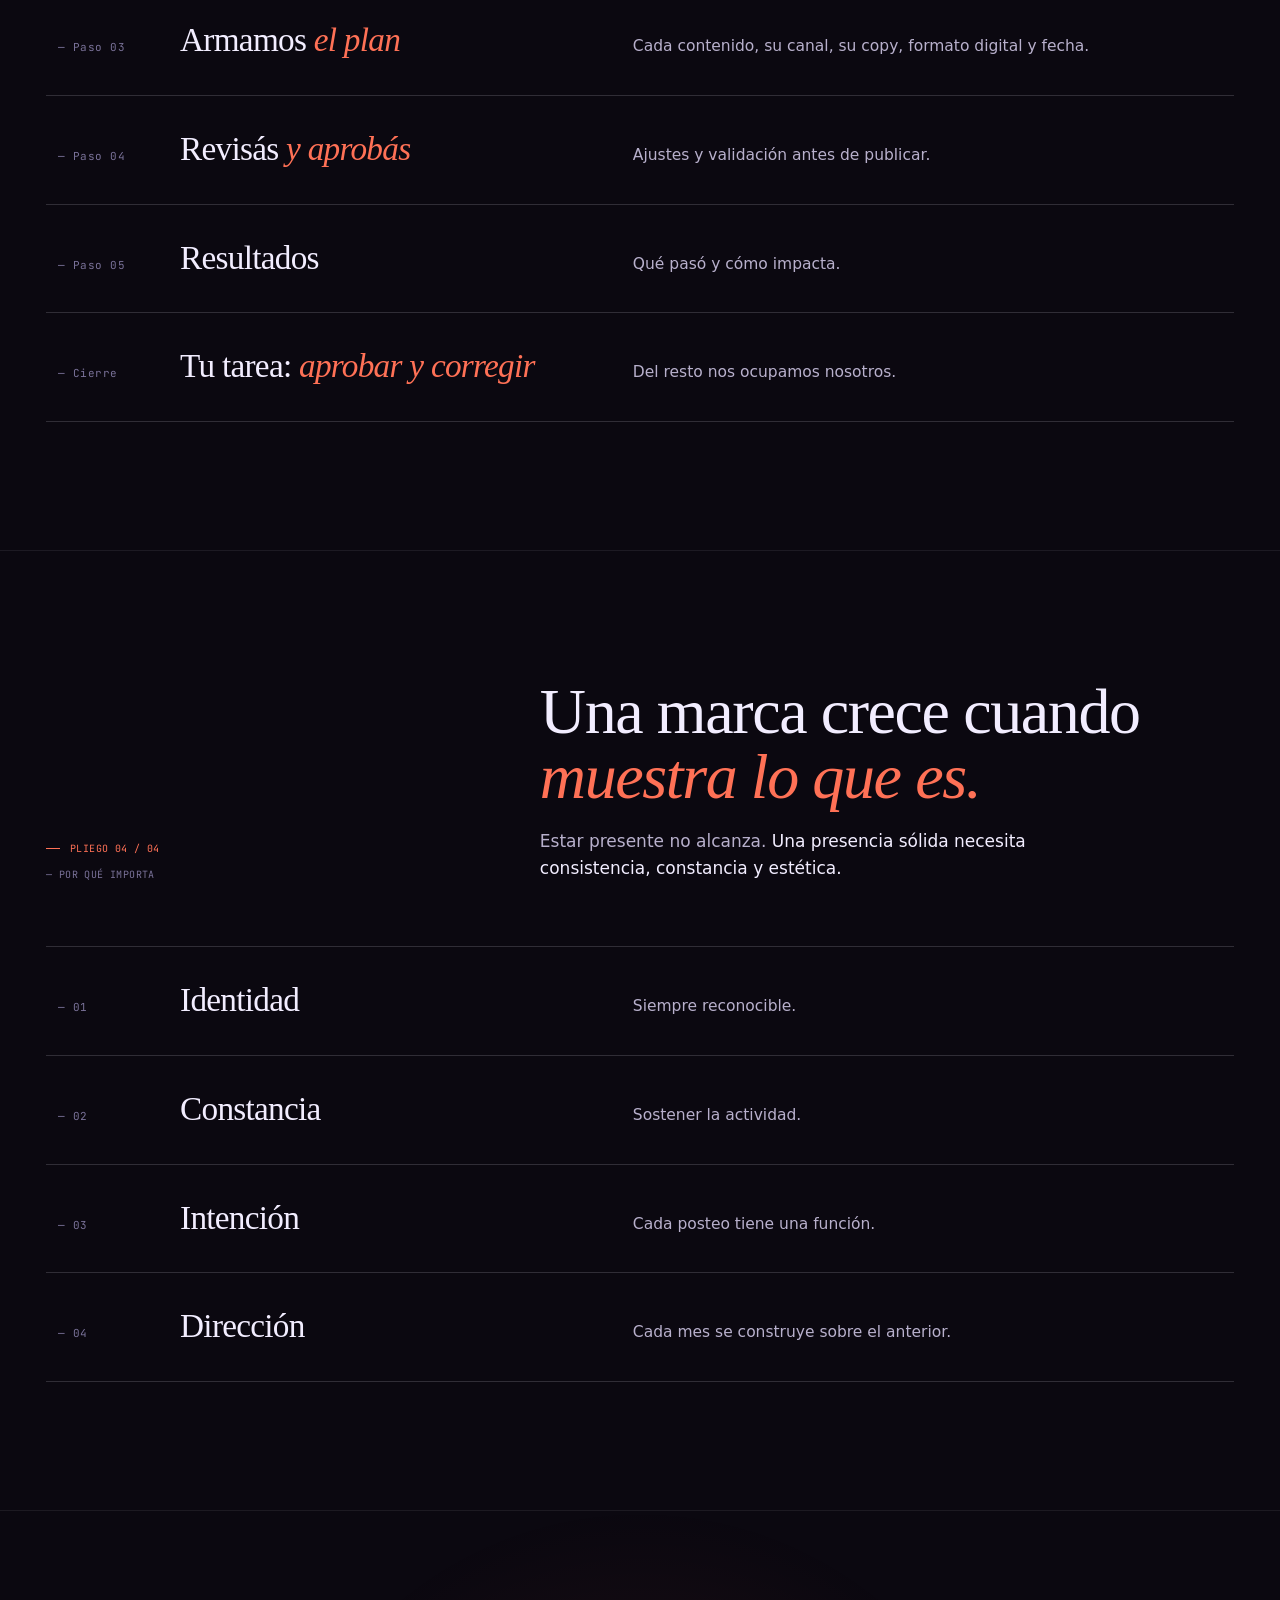
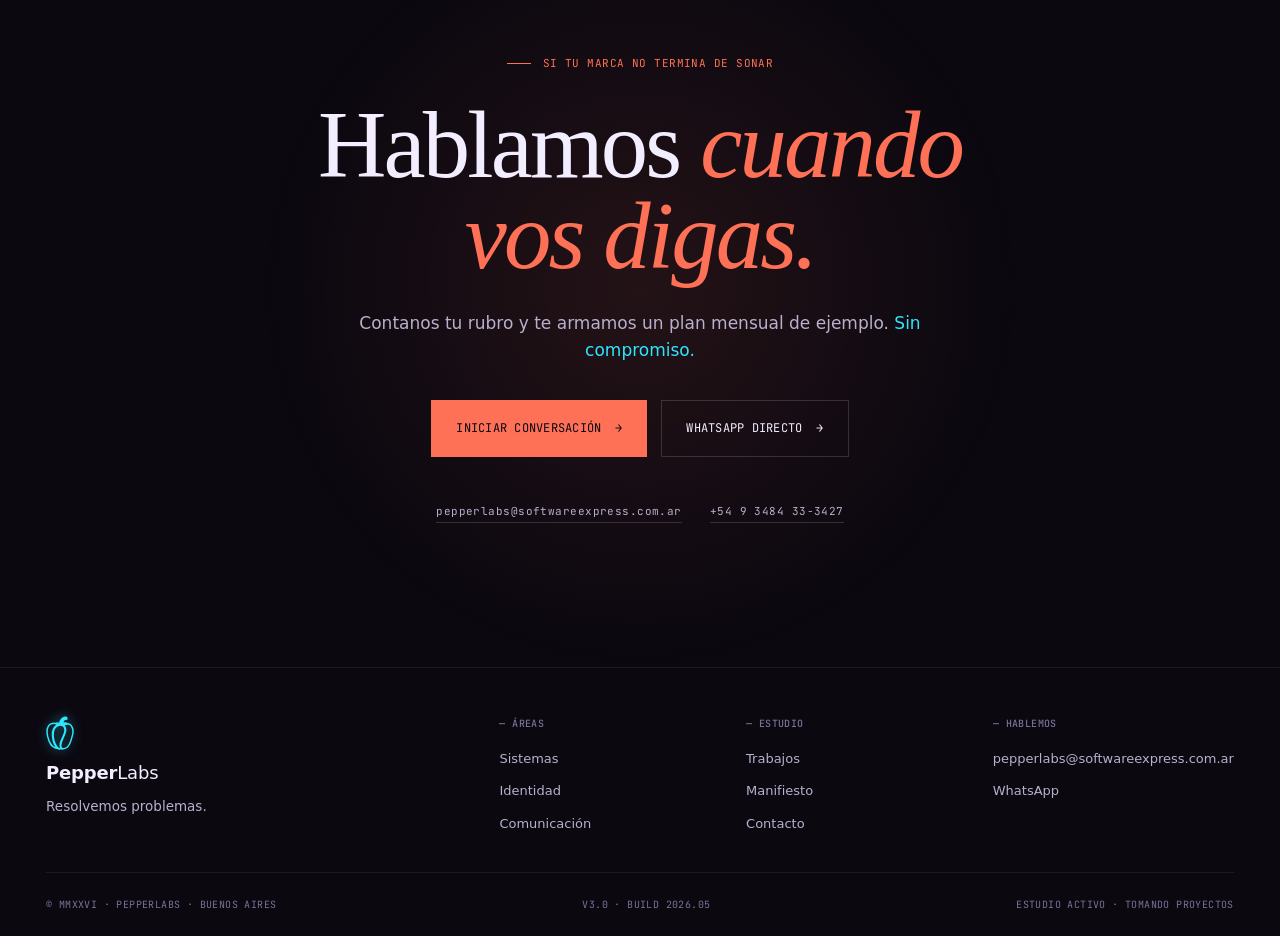
<file: comunicacion.html>
<!DOCTYPE html>
<html lang="es">
<head>
<meta charset="UTF-8">
<meta name="viewport" content="width=device-width, initial-scale=1.0">
<title>PepperLabs | Resolvemos problemas</title>
<meta name="description" content="Estrategia, plan mensual, redacción y dirección creativa. Vos aprobás, nosotros publicamos.">
<link rel="icon" type="image/png" sizes="32x32" href="favicon32.png">
<link rel="icon" type="image/png" sizes="192x192" href="favicon192.png">
<link rel="apple-touch-icon" sizes="180x180" href="apple-touch-icon.png">
<link rel="shortcut icon" href="favicon.ico">

<link rel="preconnect" href="https://api.fontshare.com">
<link rel="preconnect" href="https://cdn.fontshare.com" crossorigin>
<link rel="preconnect" href="https://fonts.gstatic.com" crossorigin>
<link href="https://api.fontshare.com/v2/css?f[]=switzer@400,500,600,700&f[]=boska@400,500,600,700&display=swap" rel="stylesheet">
<link href="https://fonts.googleapis.com/css2?family=JetBrains+Mono:wght@400;500&display=swap" rel="stylesheet">

<link rel="stylesheet" href="pepperlabs.css">

<style>
/* ── Comunicación hero ─────────────────────────────────── */
.hero-co{
  position:relative;
  min-height:calc(100vh - 116px);
  padding: 60px var(--pad);
  overflow:hidden;
  border-bottom:1px solid var(--rule);
  display:flex; flex-direction:column; justify-content:center;
}
.hero-co .meta-strip{
  display:grid;
  grid-template-columns: repeat(5, 1fr);
  gap:24px;
  font-family:var(--mono); font-size:10px;
  letter-spacing:0.04em; text-transform:uppercase;
  padding-bottom:18px; border-bottom:1px solid var(--rule);
  margin-bottom:50px;
}
.hero-co .meta-strip .l{ display:block; color:var(--dim); margin-bottom:6px; }
.hero-co .meta-strip .v{ color:var(--ink); }
.hero-co .meta-strip .v em{ font-style:normal; color:var(--warm); }
@media (max-width:780px){
  .hero-co .meta-strip{ grid-template-columns:1fr 1fr; gap:18px 24px; margin-bottom:40px; }
}

.hero-co-inner{
  display:grid;
  grid-template-columns: 1.4fr 1fr;
  gap:60px;
  align-items:center;
  width:100%;
}
@media (max-width:1100px){ .hero-co-inner{ grid-template-columns:1fr; gap:48px; } }
@media (max-width:780px){ .sonar{ display:none; } .hero-co-inner{ gap:0; } }

.hero-co-left .back{
  display:inline-flex; align-items:center; gap:8px;
  font-family:var(--mono); font-size:11px;
  letter-spacing:0.04em; text-transform:uppercase;
  color:var(--dim);
  margin-bottom:36px;
  transition:color .2s, gap .2s;
}
.hero-co-left .back:hover{ color:var(--warm); gap:14px; }
.hero-co-left h1{
  font-family:var(--serif); font-weight:500;
  font-size:clamp(36px, 5.5vw, 80px);
  line-height:1.02; letter-spacing:-0.028em;
  color:var(--ink); margin: 24px 0 28px;
  max-width:16ch;
}
.hero-co-left h1 em{
  font-style:italic; color:var(--warm);
  text-shadow:0 0 22px rgba(255,113,86,0.35);
}
.hero-co-left h1 .dot{
  display:inline-block; width:0.14em; height:0.14em;
  background:var(--warm); border-radius:50%;
  margin-left:0.04em; vertical-align:0.18em;
  box-shadow:0 0 18px var(--warm);
}
.hero-co-left .lead{
  font-size:19px; line-height:1.55;
  color:var(--ink-2); max-width:50ch;
  margin-bottom:40px;
}
.hero-co-left .lead strong{ color:var(--ink); font-weight:500; }
.hero-co-left .lead em{ font-style:normal; color:var(--warm); }
.hero-co-left .ctas{ display:flex; gap:14px; flex-wrap:wrap; }
.hero-co-left .ctas .btn--p{ background:var(--warm); border-color:var(--warm); color:var(--bg); }
.hero-co-left .ctas .btn--p:hover{ box-shadow:0 0 28px rgba(255,113,86,0.35); }
.hero-co-left .ctas .btn--g:hover{ border-color:var(--warm); color:var(--warm); }

/* Radar / sonar diagram */
.sonar{
  position:relative;
  aspect-ratio: 1 / 1;
  width:100%;
  max-width:640px;
  margin-left:auto;
}
.sonar svg{ width:100%; height:100%; display:block; overflow:visible; }
.sonar .ring{ fill:none; stroke:var(--warm); stroke-width:0.3; opacity:0.7; }
.sonar .ring-faint{ stroke-width:0.18; opacity:0.4; stroke-dasharray:1.5 1.5; }
.sonar .radial{ stroke:rgba(255,113,86,0.18); stroke-width:0.2; }

/* Echoes (pepper iterations expanding) */
.sonar .echo{
  fill:none; stroke:var(--warm); stroke-linejoin:round;
  stroke-width:1.5;
  filter:drop-shadow(0 0 6px rgba(255,113,86,0.5));
  transform-origin: 50% 50%;
}
.sonar .echo.e1{ opacity:1; }
.sonar .echo.e2{ opacity:.55; transform: scale(1.5); }
.sonar .echo.e3{ opacity:.32; transform: scale(2.05); }
.sonar .echo.e4{ opacity:.18; transform: scale(2.6); }
.sonar .echo.e5{ opacity:.1; transform: scale(3.2); }

/* Pulse animation on rings */
.sonar .pulse{
  fill:none; stroke:var(--warm); stroke-width:0.4;
  transform-origin: 50% 50%;
  animation: sonarPulse 4s ease-out infinite;
}
.sonar .pulse.p2{ animation-delay: 1.3s; }
.sonar .pulse.p3{ animation-delay: 2.6s; }
@keyframes sonarPulse{
  0%{ r: 12; opacity: 0.8; }
  100%{ r: 45; opacity: 0; }
}

/* Frame around */
.sonar-frame{
  position:absolute; inset:0;
  border:1px solid var(--rule-2);
  pointer-events:none;
}
.sonar-frame::before, .sonar-frame::after,
.sonar-frame > i:nth-child(1), .sonar-frame > i:nth-child(2){
  content:""; position:absolute; width:12px; height:12px;
  border:1px solid var(--warm);
}
.sonar-frame::before{ top:-1px; left:-1px; border-right:none; border-bottom:none; }
.sonar-frame::after{ top:-1px; right:-1px; border-left:none; border-bottom:none; }
.sonar-frame > i:nth-child(1){ bottom:-1px; left:-1px; border-right:none; border-top:none; }
.sonar-frame > i:nth-child(2){ bottom:-1px; right:-1px; border-left:none; border-top:none; }

.sonar-label{
  position:absolute; top:14px; left:14px;
  font-family:var(--mono); font-size:10px;
  letter-spacing:0.04em; text-transform:uppercase;
  color:var(--warm);
  display:flex; gap:10px;
}
.sonar-label::before{ content:""; width:14px; height:1px; background:var(--warm); align-self:center; }
.sonar-spec{
  position:absolute; bottom:14px; right:14px;
  font-family:var(--mono); font-size:9px;
  letter-spacing:0.04em; text-transform:uppercase;
  color:var(--dim);
}
.sonar-signal{
  position:absolute; top:14px; right:14px;
  display:flex; align-items:center; gap:8px;
  font-family:var(--mono); font-size:10px;
  letter-spacing:0.04em; text-transform:uppercase;
  color:var(--warm);
}
.sonar-signal::before{
  content:""; width:6px; height:6px; border-radius:50%;
  background:var(--warm); box-shadow:0 0 8px var(--warm);
  animation: pl-pulse 1.6s ease-in-out infinite;
}

/* Bearing labels */
.bearing{
  position:absolute;
  font-family:var(--mono); font-size:8.5px;
  letter-spacing:0.04em; text-transform:uppercase;
  color:var(--dim);
}
.bearing.b-n{ top:20px; left:50%; transform:translateX(-50%); }
.bearing.b-e{ right:20px; top:50%; transform:translateY(-50%); }
.bearing.b-s{ bottom:20px; left:50%; transform:translateX(-50%); }
.bearing.b-w{ left:20px; top:50%; transform:translateY(-50%); }

@media (max-width:780px){
  .bearing{ font-size:7px; }
}

/* Tape */
.tape{
  border-top:1px solid var(--rule);
  border-bottom:1px solid var(--rule);
  overflow:hidden; padding:13px 0;
  background:var(--bg-2); position:relative; z-index:5;
}
.tape-track{ display:flex; width:max-content; animation: tape 42s linear infinite; gap:48px; }
.tape-item{
  font-family:var(--mono); font-size:13px;
  letter-spacing:0.04em; text-transform:uppercase;
  color:var(--ink-2);
  display:inline-flex; align-items:center; gap:48px;
  white-space:nowrap;
}
.tape-item::after{
  content:""; width:6px; height:6px; border-radius:50%;
  background:var(--warm); box-shadow:0 0 8px var(--warm);
}
@keyframes tape{ to{ transform:translateX(-50%); } }

/* Diag cards */
.diag-grid{ display:grid; grid-template-columns: repeat(2, 1fr); gap:18px; }
@media (max-width:900px){ .diag-grid{ grid-template-columns:1fr; } }
.diag-card{
  background:var(--bg-2);
  border:1px solid var(--rule-2);
  padding:28px 26px;
  display:flex; flex-direction:column; gap:14px;
  transition: transform .25s var(--ease), border-color .25s;
}
.diag-card:hover{ transform:translateY(-3px); border-color:color-mix(in srgb, var(--warm) 30%, var(--rule-2)); }
.diag-card .lab{
  font-family:var(--mono); font-size:11px;
  letter-spacing:0.04em; text-transform:uppercase;
  color:var(--warm);
}
.diag-card .t{
  font-family:var(--serif); font-weight:500;
  font-size:24px; letter-spacing:-0.015em; line-height:1.1; color:var(--ink);
}
.diag-card .d{ font-size:15px; color:var(--ink-2); line-height:1.55; }

/* Services 6-grid */
.svc-grid{
  display:grid;
  grid-template-columns: repeat(3, 1fr);
  gap:18px;
}
@media (max-width:960px){ .svc-grid{ grid-template-columns:1fr 1fr; } }
@media (max-width:640px){ .svc-grid{ grid-template-columns:1fr; } }
.svc-card{
  background:var(--bg-2);
  border:1px solid var(--rule-2);
  padding:28px 24px 30px;
  display:flex; flex-direction:column; gap:12px;
  position:relative;
  transition: border-color .25s, transform .25s var(--ease);
}
.svc-card:hover{ transform:translateY(-3px); border-color:color-mix(in srgb, var(--warm) 30%, var(--rule-2)); }
.svc-card:hover .svc-card-n{ color:var(--warm); }
.svc-card-n{
  font-family:var(--mono); font-size:11px;
  letter-spacing:0.04em; color:var(--dim);
  transition: color .25s;
}
.svc-card-name{
  font-family:var(--serif); font-weight:500;
  font-size:22px; letter-spacing:-0.018em;
  line-height:1.1; color:var(--ink);
}
.svc-card-d{
  font-size:14.5px; color:var(--ink-2); line-height:1.55;
}

/* End block override warm */
.end.co::before{
  background:radial-gradient(circle, rgba(255,113,86,0.10) 0%, transparent 60%);
}
.end.co .h-page em{ color:var(--warm); }
.end.co .h-page .dot{ background:var(--warm); box-shadow:0 0 22px var(--warm); }
.end.co .end-ctas .btn--p{ background:var(--warm); border-color:var(--warm); color:var(--bg); }
.end.co .end-ctas .btn--p:hover{ box-shadow:0 0 28px rgba(255,113,86,0.35); }
.end.co .end-ctas .btn--g:hover{ border-color:var(--warm); color:var(--warm); }
.end.co .end-channels a:hover{ color:var(--warm); border-color:var(--warm); }
.end.co .eyebrow{ color:var(--warm); }
.end.co .eyebrow::before{ background:var(--warm); }

/* Section color for comunicacion */
.sec.co{ --ac:var(--warm); }
.sec.co .sec-head-l .pliego{ color:var(--warm); }
.sec.co .h-section em{ color:var(--warm); }

</style>
<script>(function(){try{var t=localStorage.getItem('pl-theme');if(t==='light')document.documentElement.setAttribute('data-theme','light');}catch(e){}})();</script>
</head>
<body>

<!-- Pepper symbol -->
<svg width="0" height="0" aria-hidden="true" style="position:absolute">
  <symbol id="pep-out" viewBox="0 0 94.93 115.91">
    <path d="M18.24,26.26c-21.75,9.99-15.6,40.67-7.74,59.37,5.01,13.37,14.76,23.09,29.96,25.54-19.9-17.81-30.14-71.07,1.56-81.5-7.13-4.78-15.41-6.25-23.79-3.41Z"/>
    <path d="M50.87,13.35c-2.22,3.4-3.53,7.84-4.33,11.61-.23,1.54-.46,2.76-.46,4.33,1.83-.23,3.93.05,5.63.28-.88-10.3,7.21-27.48,18.44-19.73,2.89-9.9-12.74-6.31-19.27,3.5h0Z"/>
    <path d="M46.08,29.31c0-1.58.22-2.79.46-4.33-4.42-2.17-9.14-1.96-13.27.64,3.09.88,5.98,2.24,8.76,4.06,1.44-.2,2.69-.39,4.05-.37h0Z"/>
    <path d="M47.84,30.5c-38.15,2.65-24.46,71.44-2.77,81.22,2.71.02,5.11.32,7.93.19-13.96-14.22,4.52-36.36,8.85-51.44,5.83-15.11,2.65-30.38-14.01-29.96Z"/>
    <path d="M56.59,26.07c-.09.09-.19.19-.28.19,0,1.56,0,2.92.28,4.52.92.37,1.84.74,2.67,1.2,4.28-3.15,9.48-5.49,13.83-5.25-3.2-2.25-6.04-3.04-8.94-2.77-3.25.36-6.72,1.39-7.56,2.12h0Z"/>
    <path d="M56.31,27.65c-.27-6.1,2.84-16.63,10.69-16.13,1.29-.13,2.44-.53,3.14-1.66-11.23-7.74-19.31,9.42-18.44,19.73,1.7.23,3.26.63,4.89,1.2-.2-1.11-.24-2.1-.28-3.14Z"/>
    <path d="M59.27,31.98c13.35,10.88,6.36,24.64-1.84,43.61-6.65,14.5-14.44,34.9,1.29,35.78,21.39-.99,26.66-28.4,31.71-47.85,5.85-24.92-9.56-47.25-31.16-31.53h0Z"/>
  </symbol>
</svg>

<nav class="nav">
  <a class="nav-logo" href="index.html"><svg class="nav-logo-mark" viewBox="0 0 94.93 115.91" aria-hidden="true"><use href="#pep-out"/></svg><span class="nav-logo-name">Pepper<em>Labs</em></span></a>
  <ul class="nav-links">
    <li><a href="sistema.html">Sistema</a></li>
    <li><a href="identidad.html">Identidad</a></li>
    <li><a href="comunicacion.html">Comunicación</a></li>
    <li><a href="trabajos.html">Trabajos</a></li>
    <li><a href="contacto.html">Contacto</a></li>
  </ul>
  <button type="button" class="theme-toggle" aria-label="Cambiar tema"><svg class="icon-sun" viewBox="0 0 24 24" fill="none" stroke="currentColor" stroke-width="1.8" stroke-linecap="round"><circle cx="12" cy="12" r="4"/><path d="M12 2v2M12 20v2M4.93 4.93l1.41 1.41M17.66 17.66l1.41 1.41M2 12h2M20 12h2M4.93 19.07l1.41-1.41M17.66 6.34l1.41-1.41"/></svg><svg class="icon-moon" viewBox="0 0 24 24" fill="none" stroke="currentColor" stroke-width="1.8" stroke-linecap="round" stroke-linejoin="round"><path d="M21 12.79A9 9 0 1 1 11.21 3 7 7 0 0 0 21 12.79z"/></svg></button>
  <a href="contacto.html" class="nav-cta">Hablemos &rarr;</a>
  <button type="button" class="nav-hamburger" id="navHamb" aria-label="Abrir menú" aria-expanded="false"><svg viewBox="0 0 24 24" fill="none" stroke="currentColor" stroke-width="2" stroke-linecap="round"><line x1="3" y1="6" x2="21" y2="6"/><line x1="3" y1="12" x2="21" y2="12"/><line x1="3" y1="18" x2="21" y2="18"/></svg></button>
</nav>

<div class="mobile-menu" id="mobileMenu" aria-hidden="true">
  <div class="mobile-menu-head">
    <a href="index.html" class="nav-logo" style="text-decoration:none"><svg class="nav-logo-mark" viewBox="0 0 94.93 115.91" aria-hidden="true"><use href="#pep-out"/></svg><span class="nav-logo-name">Pepper<em>Labs</em></span></a>
    <button class="mobile-menu-close" id="menuClose" aria-label="Cerrar menú">Cerrar &times;</button>
  </div>
  <ul>
    <li><a href="sistema.html" data-n="01">Sistema</a></li>
    <li><a href="identidad.html" data-n="02">Identidad</a></li>
    <li><a href="comunicacion.html" data-n="03">Comunicación</a></li>
    <li><a href="trabajos.html" data-n="04">Trabajos</a></li>
    <li><a href="contacto.html" data-n="05">Contacto</a></li>
  </ul>
  <a href="contacto.html" class="mm-cta">Hablemos &rarr;</a>
</div>

<!-- HERO -->
<header class="hero-co" id="top">

  <div class="meta-strip">
    <div><span class="l">— Página</span><span class="v">Comunicación &amp; voz</span></div>
    <div><span class="l">— Área</span><span class="v"><em>01 / lo que asoma</em></span></div>
    <div><span class="l">— Práctica</span><span class="v">Estrategia · Plan · Redacción</span></div>
    <div><span class="l">— Entrega</span><span class="v">Plan mensual · Voz · Contenido</span></div>
    <div><span class="l">— Versión</span><span class="v">v.MMXXVI · activa</span></div>
  </div>

  <div class="hero-co-inner">

    <div class="hero-co-left">
      <a href="index.html" class="back">← PepperLabs</a>
      <span class="eyebrow" style="color:var(--warm)"><span style="background:var(--warm); box-shadow:0 0 8px var(--warm); width:7px; height:7px; border-radius:50%; display:inline-block; animation:pl-pulse 2.4s ease-in-out infinite;"></span>Lo que asoma</span>
      <h1>Digitalizamos <em>la esencia de tu negocio.</em></h1>
      <p class="lead">Estrategia, plan mensual, generación de contenido, redacción y dirección creativa. <strong>Vos aprobás, nosotros subimos.</strong></p>
      <div class="ctas">
        <a href="contacto.html" class="btn btn--p">Hablemos <span class="ar">→</span></a>
        <a href="#metodo" class="btn btn--g">Cómo trabajamos <span class="ar">→</span></a>
      </div>
    </div>

    <!-- Sonar -->
    <div class="sonar" aria-hidden="true">
      <div class="sonar-frame"><i></i><i></i></div>
      <span class="sonar-label">— Señal · Transmitiendo</span>
      <span class="sonar-signal">Transmit · 01</span>
      <span class="sonar-spec">— Banda · MMXXVI · Buenos Aires</span>

      <span class="bearing b-n">— N</span>
      <span class="bearing b-e">E</span>
      <span class="bearing b-s">S</span>
      <span class="bearing b-w">W —</span>

      <svg viewBox="0 0 100 100" preserveAspectRatio="xMidYMid meet">
        <!-- Crosshairs / radial guide lines -->
        <g>
          <line class="radial" x1="50" y1="0" x2="50" y2="100"/>
          <line class="radial" x1="0" y1="50" x2="100" y2="50"/>
          <line class="radial" x1="14.6" y1="14.6" x2="85.4" y2="85.4"/>
          <line class="radial" x1="14.6" y1="85.4" x2="85.4" y2="14.6"/>
        </g>

        <!-- Range rings -->
        <circle class="ring ring-faint" cx="50" cy="50" r="48"/>
        <circle class="ring ring-faint" cx="50" cy="50" r="40"/>
        <circle class="ring ring-faint" cx="50" cy="50" r="32"/>
        <circle class="ring" cx="50" cy="50" r="24"/>
        <circle class="ring" cx="50" cy="50" r="16"/>

        <!-- Animated pulses -->
        <circle class="pulse" cx="50" cy="50" r="12"/>
        <circle class="pulse p2" cx="50" cy="50" r="12"/>
        <circle class="pulse p3" cx="50" cy="50" r="12"/>

        <!-- Pepper at center -->
        <g transform="translate(50,50) scale(0.13) translate(-47.46,-57.95)">
          <g class="echo e1">
            <use href="#pep-out"/>
          </g>
        </g>

        <!-- Range labels -->
        <g fill="rgba(122,114,153,0.7)" font-family="JetBrains Mono" font-size="2" letter-spacing="0.04em">
          <text x="52" y="35">— alcance 02</text>
          <text x="52" y="27">— alcance 03</text>
          <text x="52" y="19">— alcance 04</text>
        </g>
      </svg>
    </div>

  </div>
</header>

<!-- TAPE -->
<div class="tape" aria-hidden="true">
  <div class="tape-track">
    <span class="tape-item">Estrategia</span>
    <span class="tape-item">Plan mensual</span>
    <span class="tape-item">Creación de contenido</span>
    <span class="tape-item">Dirección creativa</span>
    <span class="tape-item">Estrategia</span>
    <span class="tape-item">Plan mensual</span>
    <span class="tape-item">Creación de contenido</span>
    <span class="tape-item">Dirección creativa</span>
    <span class="tape-item">Estrategia</span>
    <span class="tape-item">Plan mensual</span>
    <span class="tape-item">Creación de contenido</span>
    <span class="tape-item">Dirección creativa</span>
  </div>
</div>

<main>

<!-- DIAGNÓSTICO -->
<section class="sec co" id="diagnostico">
  <div class="wrap">
    <div class="sec-head">
      <div class="sec-head-l">
        <span class="pliego">Pliego 01 / 04</span>
        <span class="ix">— Diagnóstico</span>
      </div>
      <div class="sec-head-r">
        <h2 class="h-section">Otro mes sin saber <em>qué comunicar.</em></h2>
        <p class="lead">Sin un plan detrás, el contenido se hace para cumplir. <strong>Corrés de atrás y se nota.</strong></p>
      </div>
    </div>

    <div class="diag-grid">
      <div class="diag-card">
        <span class="lab">— 01 · Intención</span>
        <h3 class="t">Se publica por publicar</h3>
        <p class="d">Subís algo para no dejar las redes mudas, sin una idea atrás.</p>
      </div>
      <div class="diag-card">
        <span class="lab">— 02 · Conjunto</span>
        <h3 class="t">Todo se decide el día anterior</h3>
        <p class="d">Nunca se piensa el mes completo. Solo el posteo de mañana.</p>
      </div>
      <div class="diag-card">
        <span class="lab">— 03 · Identidad</span>
        <h3 class="t">El tono cambia solo</h3>
        <p class="d">Una semana formal, otra relajada. <strong>La cuenta no tiene identidad.</strong></p>
      </div>
      <div class="diag-card">
        <span class="lab">— 04 · Sentido</span>
        <h3 class="t">Se miran los likes y nada más</h3>
        <p class="d">Números sueltos. Nadie sabe si eso sirvió para algo.</p>
      </div>
    </div>
  </div>
</section>

<!-- QUÉ HACEMOS -->
<section class="sec co" id="servicios">
  <div class="wrap">
    <div class="sec-head">
      <div class="sec-head-l">
        <span class="pliego">Pliego 02 / 04</span>
        <span class="ix">— Qué hacemos</span>
      </div>
      <div class="sec-head-r">
        <h2 class="h-section">Detrás de cada acción, <em>un objetivo.</em></h2>
        <p class="lead">Seis imprescindibles para que tu comunicación tenga rumbo. <strong>Vos nos contás, nosotros creamos.</strong></p>
      </div>
    </div>

    <div class="svc-grid">
      <div class="svc-card">
        <span class="svc-card-n">— 01</span>
        <h3 class="svc-card-name">Estrategia de marca</h3>
        <p class="svc-card-d">Definimos a quién le hablás y de qué.</p>
      </div>
      <div class="svc-card">
        <span class="svc-card-n">— 02</span>
        <h3 class="svc-card-name">Calendario de publicaciones</h3>
        <p class="svc-card-d">Cada mes, qué se cuenta y cuándo.</p>
      </div>
      <div class="svc-card">
        <span class="svc-card-n">— 03</span>
        <h3 class="svc-card-name">Creación de contenido</h3>
        <p class="svc-card-d">Producción, filmación y redacción como medio del objetivo.</p>
      </div>
      <div class="svc-card">
        <span class="svc-card-n">— 04</span>
        <h3 class="svc-card-name">Dirección creativa</h3>
        <p class="svc-card-d">Qué mostrar y cómo, con tono y estética propia.</p>
      </div>
      <div class="svc-card">
        <span class="svc-card-n">— 05</span>
        <h3 class="svc-card-name">Seguimiento</h3>
        <p class="svc-card-d">Qué está, qué falta, cómo seguimos y a dónde vamos.</p>
      </div>
      <div class="svc-card">
        <span class="svc-card-n">— 06</span>
        <h3 class="svc-card-name">Lectura de resultados</h3>
        <p class="svc-card-d">Qué funcionó y qué conviene ajustar.</p>
      </div>
    </div>
  </div>
</section>

<!-- MÉTODO -->
<section class="sec co" id="metodo">
  <div class="wrap">
    <div class="sec-head">
      <div class="sec-head-l">
        <span class="pliego">Pliego 03 / 04</span>
        <span class="ix">— Método</span>
      </div>
      <div class="sec-head-r">
        <h2 class="h-section">Tu negocio, <em>tu plan.</em></h2>
        <p class="lead">Armamos planes personalizados a corto, mediano y largo plazo. <strong>Con horizonte concreto.</strong></p>
      </div>
    </div>

    <div class="row-list">
      <div class="row" style="--ac:var(--warm)">
        <span class="row-num">— Paso 01</span>
        <h3 class="row-name">Te <em>conocemos</em></h3>
        <p class="row-desc">Qué hacés, a quién le vendés y qué te diferencia.</p>
      </div>
      <div class="row" style="--ac:var(--warm)">
        <span class="row-num">— Paso 02</span>
        <h3 class="row-name">Definimos <em>la estrategia</em></h3>
        <p class="row-desc">Tu core, tu voz, tus temas y tu tono.</p>
      </div>
      <div class="row" style="--ac:var(--warm)">
        <span class="row-num">— Paso 03</span>
        <h3 class="row-name">Armamos <em>el plan</em></h3>
        <p class="row-desc">Cada contenido, su canal, su copy, formato digital y fecha.</p>
      </div>
      <div class="row" style="--ac:var(--warm)">
        <span class="row-num">— Paso 04</span>
        <h3 class="row-name">Revisás <em>y aprobás</em></h3>
        <p class="row-desc">Ajustes y validación antes de publicar.</p>
      </div>
      <div class="row" style="--ac:var(--warm)">
        <span class="row-num">— Paso 05</span>
        <h3 class="row-name">Resultados</h3>
        <p class="row-desc">Qué pasó y cómo impacta.</p>
      </div>
      <div class="row" style="--ac:var(--warm)">
        <span class="row-num">— Cierre</span>
        <h3 class="row-name">Tu tarea: <em>aprobar y corregir</em></h3>
        <p class="row-desc">Del resto nos ocupamos nosotros.</p>
      </div>
    </div>
  </div>
</section>

<!-- POR QUÉ IMPORTA -->
<section class="sec co" id="importa">
  <div class="wrap">
    <div class="sec-head">
      <div class="sec-head-l">
        <span class="pliego">Pliego 04 / 04</span>
        <span class="ix">— Por qué importa</span>
      </div>
      <div class="sec-head-r">
        <h2 class="h-section">Una marca crece cuando <em>muestra lo que es.</em></h2>
        <p class="lead">Estar presente no alcanza. <strong>Una presencia sólida necesita consistencia, constancia y estética.</strong></p>
      </div>
    </div>

    <div class="row-list">
      <div class="row" style="--ac:var(--warm)">
        <span class="row-num">— 01</span>
        <h3 class="row-name">Identidad</h3>
        <p class="row-desc">Siempre reconocible.</p>
      </div>
      <div class="row" style="--ac:var(--warm)">
        <span class="row-num">— 02</span>
        <h3 class="row-name">Constancia</h3>
        <p class="row-desc">Sostener la actividad.</p>
      </div>
      <div class="row" style="--ac:var(--warm)">
        <span class="row-num">— 03</span>
        <h3 class="row-name">Intención</h3>
        <p class="row-desc">Cada posteo tiene una función.</p>
      </div>
      <div class="row" style="--ac:var(--warm)">
        <span class="row-num">— 04</span>
        <h3 class="row-name">Dirección</h3>
        <p class="row-desc">Cada mes se construye sobre el anterior.</p>
      </div>
    </div>
  </div>
</section>

<!-- END -->
<section class="end co">
  <div class="end-in">
    <span class="eyebrow">Si tu marca no termina de sonar</span>
    <h2 class="h-page">Hablamos <em>cuando vos digas.</em></h2>
    <p class="lead">Contanos tu rubro y te armamos un plan mensual de ejemplo. <em>Sin compromiso.</em></p>
    <div class="end-ctas">
      <a href="contacto.html" class="btn btn--p">Iniciar conversación <span class="ar">→</span></a>
      <a href="https://wa.me/5493484333427" target="_blank" rel="noopener" class="btn btn--g">WhatsApp directo <span class="ar">→</span></a>
    </div>
    <div class="end-channels">
      <a href="mailto:pepperlabs@softwareexpress.com.ar">pepperlabs@softwareexpress.com.ar</a>
      <a href="https://wa.me/5493484333427">+54 9 3484 33-3427</a>
    </div>
  </div>
</section>

</main>

<footer class="foot">
  <div class="foot-grid">
    <div class="foot-brand">
      <span class="pep"><svg viewBox="0 0 94.93 115.91"><use href="#pep-out"/></svg></span>
      <span class="name">Pepper<em>Labs</em></span>
      <p>Resolvemos problemas.</p>
    </div>
    <div class="foot-col">
      <h4>— Áreas</h4>
      <ul>
        <li><a href="sistema.html">Sistemas</a></li>
        <li><a href="identidad.html">Identidad</a></li>
        <li><a href="comunicacion.html">Comunicación</a></li>
      </ul>
    </div>
    <div class="foot-col">
      <h4>— Estudio</h4>
      <ul>
        <li><a href="trabajos.html">Trabajos</a></li>
        <li><a href="index.html#estudio">Manifiesto</a></li>
        <li><a href="contacto.html">Contacto</a></li>
      </ul>
    </div>
    <div class="foot-col">
      <h4>— Hablemos</h4>
      <ul>
        <li><a href="mailto:pepperlabs@softwareexpress.com.ar">pepperlabs@softwareexpress.com.ar</a></li>
        <li><a href="https://wa.me/5493484333427">WhatsApp</a></li>
      </ul>
    </div>
  </div>
  <div class="foot-bar">
    <span>© MMXXVI · PepperLabs · Buenos Aires</span>
    <span>v3.0 · build 2026.05</span>
    <span>Estudio activo · Tomando proyectos</span>
  </div>
</footer>

<div class="mm" id="mm">
  <div class="mm-head">
    <a class="brand" href="index.html">
      <span class="brand-mark"><svg viewBox="0 0 94.93 115.91"><use href="#pep-out"/></svg></span>
      <span class="brand-name">Pepper<em>Labs</em></span>
    </a>
    <button class="mm-close" id="navClose" type="button">Cerrar ✕</button>
  </div>
  <ul>
    <li><a href="sistema.html" data-n="— 03">Sistemas</a></li>
    <li><a href="identidad.html" data-n="— 02">Identidad</a></li>
    <li><a href="comunicacion.html" data-n="— 01">Comunicación</a></li>
    <li><a href="trabajos.html" data-n="— 04">Trabajos</a></li>
    <li><a href="contacto.html" data-n="— 05">Contacto</a></li>
  </ul>
  <a class="mm-cta" href="contacto.html">Iniciar conversación →</a>
</div>

<script src="pepperlabs.js" defer></script>
</body>
</html>
</file>
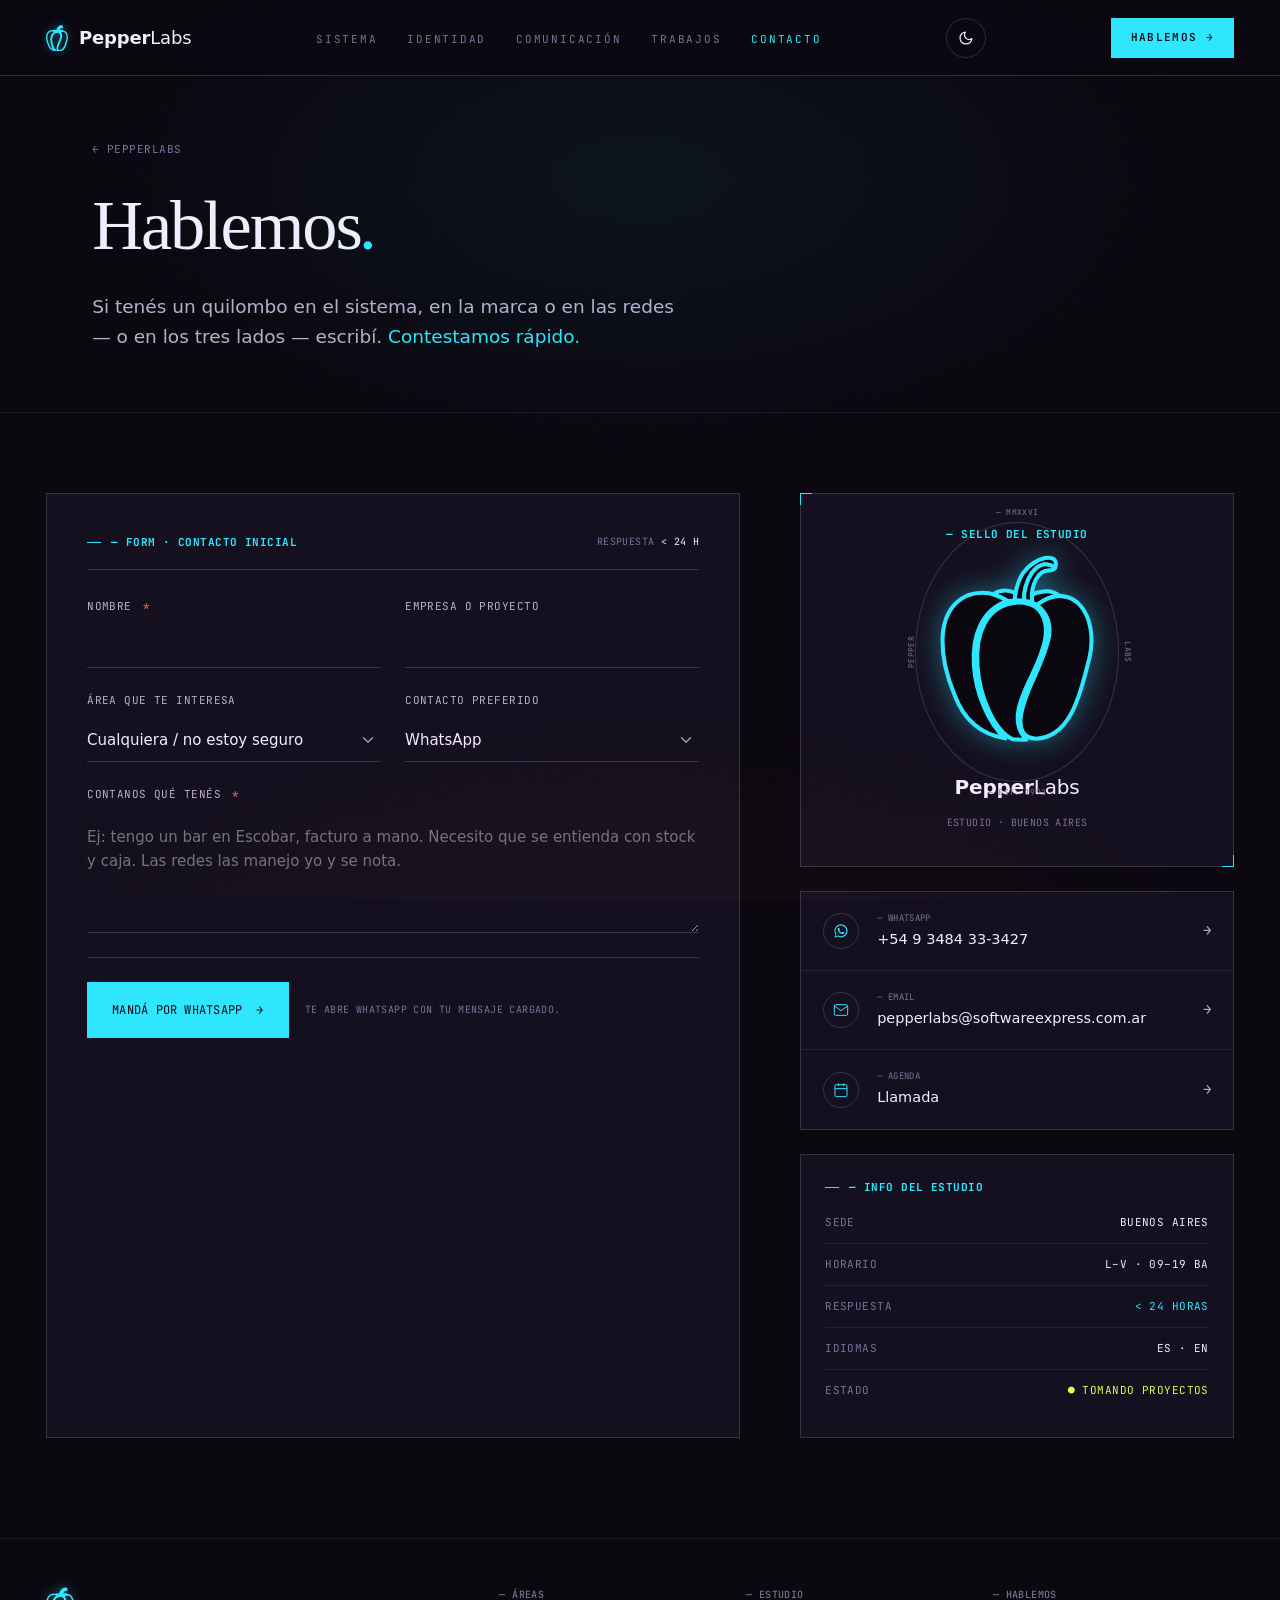
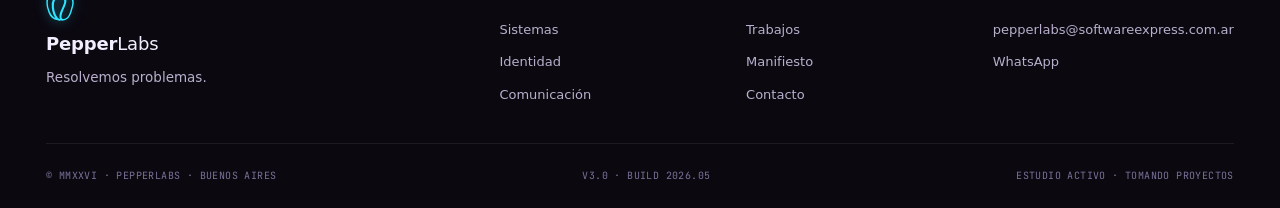
<file: contacto.html>
<!DOCTYPE html>
<html lang="es">
<head>
<meta charset="UTF-8">
<meta name="viewport" content="width=device-width, initial-scale=1.0">
<title>PepperLabs | Resolvemos problemas</title>
<meta name="description" content="Si tenés un proyecto en mente o algo que no termina de cerrar, agendá una llamada.">
<link rel="icon" type="image/png" sizes="32x32" href="favicon32.png">
<link rel="icon" type="image/png" sizes="192x192" href="favicon192.png">
<link rel="apple-touch-icon" sizes="180x180" href="apple-touch-icon.png">
<link rel="shortcut icon" href="favicon.ico">

<link rel="preconnect" href="https://api.fontshare.com">
<link rel="preconnect" href="https://cdn.fontshare.com" crossorigin>
<link rel="preconnect" href="https://fonts.gstatic.com" crossorigin>
<link href="https://api.fontshare.com/v2/css?f[]=switzer@400,500,600,700&f[]=boska@400,500,600,700&display=swap" rel="stylesheet">
<link href="https://fonts.googleapis.com/css2?family=JetBrains+Mono:wght@400;500&display=swap" rel="stylesheet">

<link rel="stylesheet" href="pepperlabs.css">

<style>
/* ── Contacto hero ───────────────────────────────────── */
.hero-ct{
  position:relative;
  padding: 60px var(--pad);
  border-bottom:1px solid var(--rule);
}
.hero-ct .meta-strip{
  display:grid;
  grid-template-columns: repeat(5, 1fr);
  gap:24px;
  font-family:var(--mono); font-size:10px;
  letter-spacing:0.04em; text-transform:uppercase;
  padding-bottom:18px; border-bottom:1px solid var(--rule);
  margin-bottom:60px;
}
.hero-ct .meta-strip .l{ display:block; color:var(--dim); margin-bottom:6px; }
.hero-ct .meta-strip .v{ color:var(--ink); }
.hero-ct .meta-strip .v em{ font-style:normal; color:var(--cyan); }
@media (max-width:780px){
  .hero-ct .meta-strip{ grid-template-columns:1fr 1fr; gap:18px 24px; margin-bottom:40px; }
}

.hero-ct .back{
  display:inline-flex; align-items:center; gap:8px;
  font-family:var(--mono); font-size:11px;
  letter-spacing:0.04em; text-transform:uppercase;
  color:var(--dim);
  margin-bottom:32px;
  transition:color .2s, gap .2s;
}
.hero-ct .back:hover{ color:var(--cyan); gap:14px; }

.hero-ct h1{
  font-family:var(--serif); font-weight:500;
  font-size:clamp(36px, 5.5vw, 84px);
  line-height:1; letter-spacing:-0.03em;
  color:var(--ink);
  max-width:18ch;
}
.hero-ct h1 em{ font-style:italic; color:var(--cyan); }
.hero-ct h1 .dot{
  display:inline-block; width:0.14em; height:0.14em;
  background:var(--cyan); border-radius:50%;
  margin-left:0.04em; vertical-align:0.18em;
  box-shadow:0 0 22px var(--cyan);
}
.hero-ct .lead{
  font-size:18.5px; max-width:50ch; margin-top:32px;
}

/* Body: form + side */
.contact-body{
  display:grid;
  grid-template-columns: 1.6fr 1fr;
  gap:60px;
  max-width:1280px;
  margin:0 auto;
  padding: 80px var(--pad) 100px;
}
@media (max-width:1000px){
  .contact-body{ grid-template-columns:1fr; gap:48px; }
}

/* Form */
.form-block{
  border:1px solid var(--rule-2);
  padding:40px var(--pad-i, 40px);
  background:var(--bg-2);
  position:relative;
}
@media (max-width:780px){ .form-block{ padding:28px 24px; } }
.form-head{
  display:flex; align-items:center;
  justify-content:space-between;
  gap:14px; margin-bottom:28px;
  padding-bottom:18px;
  border-bottom:1px solid var(--rule-2);
}
.form-head h2{
  font-family:var(--mono); font-size:11px;
  letter-spacing:0.04em; text-transform:uppercase;
  color:var(--cyan);
  display:flex; align-items:center; gap:10px;
}
.form-head h2::before{ content:""; width:14px; height:1px; background:var(--cyan); }
.form-head .meta{
  font-family:var(--mono); font-size:10px;
  letter-spacing:0.04em; text-transform:uppercase;
  color:var(--dim);
}
.form-head .meta em{ font-style:normal; color:var(--ink); }

.field{
  display:flex; flex-direction:column; gap:10px;
  margin-bottom:24px;
}
.field label{
  font-family:var(--mono); font-size:11px;
  letter-spacing:0.04em; text-transform:uppercase;
  color:var(--ink-2);
}
.field label .req{ color:var(--warm); margin-left:4px; }
.field input, .field textarea, .field select{
  font-family:var(--sans); font-size:15px;
  color:var(--ink); background:transparent;
  border:0; border-bottom:1px solid var(--rule-2);
  padding:12px 0;
  transition: border-color .2s;
}
.field input:focus, .field textarea:focus, .field select:focus{
  outline:none; border-bottom-color:var(--cyan);
}
.field textarea{ resize:vertical; min-height:120px; line-height:1.6; }
.field select{
  cursor:pointer;
  appearance:none;
  -webkit-appearance:none;
  background-image:url("data:image/svg+xml;utf8,<svg xmlns='http://www.w3.org/2000/svg' viewBox='0 0 24 24' fill='none' stroke='%23B8B0CC' stroke-width='1.5' stroke-linecap='round'><polyline points='6 9 12 15 18 9'/></svg>");
  background-repeat:no-repeat;
  background-position:right 4px center;
  background-size:18px;
  padding-right:32px;
}
.field select option{
  background:var(--bg);
  color:var(--ink);
}
.field-row{
  display:grid;
  grid-template-columns:1fr 1fr;
  gap:24px;
}
@media (max-width:600px){ .field-row{ grid-template-columns:1fr; gap:0; } }

.form-submit{
  display:flex; align-items:center; gap:16px;
  margin-top:8px;
  padding-top:24px;
  border-top:1px solid var(--rule-2);
  flex-wrap:wrap;
}
.form-submit .hint{
  font-family:var(--mono); font-size:10px;
  letter-spacing:0.04em; text-transform:uppercase;
  color:var(--dim);
}
.form-submit .hint em{
  font-style:normal; color:var(--ink-2);
}

/* Side card with seal */
.contact-side{
  display:flex; flex-direction:column; gap:24px;
}

/* Seal — pepper as stamp */
.seal{
  position:relative;
  padding:32px;
  border:1px solid var(--rule-2);
  background:var(--bg-2);
  text-align:center;
}
.seal::before, .seal::after{
  content:""; position:absolute; width:12px; height:12px;
  border:1px solid var(--cyan);
}
.seal::before{ top:-1px; left:-1px; border-right:none; border-bottom:none; }
.seal::after{ bottom:-1px; right:-1px; border-left:none; border-top:none; }
.seal-pep{
  width:160px;
  aspect-ratio: 94.93 / 115.91;
  margin: 8px auto 18px;
  position:relative;
}
.seal-pep svg{
  width:100%; height:100%;
  fill:var(--bg);
  stroke:var(--cyan); stroke-width:2.4;
  stroke-linejoin:round;
  filter:drop-shadow(0 0 14px rgba(47,230,255,0.4));
}
.seal-pep::before{
  content:""; position:absolute; inset:-14%;
  border:1px solid var(--rule-2); border-radius:50%;
}
.seal-pep .tick{
  position:absolute;
  font-family:var(--mono); font-size:8px;
  letter-spacing:0.04em; text-transform:uppercase;
  color:var(--dim);
}
.seal-pep .tick.t-top{ top:-22%; left:50%; transform:translateX(-50%); }
.seal-pep .tick.t-bot{ bottom:-22%; left:50%; transform:translateX(-50%); }
.seal-pep .tick.t-l{ top:50%; left:-26%; transform:translateY(-50%) rotate(-90deg); transform-origin:center; }
.seal-pep .tick.t-r{ top:50%; right:-26%; transform:translateY(-50%) rotate(90deg); transform-origin:center; }
.seal h3{
  font-family:var(--mono); font-size:11px;
  letter-spacing:0.04em; text-transform:uppercase;
  color:var(--cyan);
  margin-bottom:8px;
}
.seal .sig{
  font-family:var(--sans); font-weight:600;
  font-size:20px; letter-spacing:-0.01em;
  color:var(--ink);
  margin-bottom:6px;
}
.seal .sig em{ font-style:normal; color:var(--ink); font-weight:400; }
.seal .sub{
  font-family:var(--mono); font-size:10px;
  letter-spacing:0.04em; text-transform:uppercase;
  color:var(--dim);
}

/* Channel rows */
.channels{
  display:flex; flex-direction:column;
  border:1px solid var(--rule-2);
  background:var(--bg-2);
}
.channel{
  display:flex; align-items:center; gap:18px;
  padding:20px 22px;
  border-bottom:1px solid var(--rule);
  transition: background .2s;
}
.channel:last-child{ border-bottom:none; }
.channel:hover{ background:rgba(47,230,255,0.04); }
.channel:hover .channel-arrow{ color:var(--cyan); transform:translateX(4px); }
.channel-icon{
  width:36px; height:36px;
  border:1px solid var(--rule-2);
  border-radius:50%;
  display:grid; place-items:center;
  color:var(--cyan);
  flex-shrink:0;
}
.channel-icon svg{ width:16px; height:16px; }
.channel-info{ display:flex; flex-direction:column; gap:2px; flex:1; }
.channel-info .l{
  font-family:var(--mono); font-size:9px;
  letter-spacing:0.04em; text-transform:uppercase;
  color:var(--dim);
}
.channel-info .v{
  font-family:var(--sans); font-size:14.5px;
  color:var(--ink); font-weight:500;
}
.channel-arrow{
  color:var(--ink-2);
  font-family:var(--mono); font-size:14px;
  transition: color .25s, transform .25s var(--ease);
}

/* Info card */
.info{
  border:1px solid var(--rule-2);
  background:var(--bg-2);
  padding:24px 24px 26px;
}
.info h3{
  font-family:var(--mono); font-size:11px;
  letter-spacing:0.04em; text-transform:uppercase;
  color:var(--cyan);
  display:flex; align-items:center; gap:10px;
  margin-bottom:18px;
}
.info h3::before{ content:""; width:14px; height:1px; background:var(--cyan); }
.info-row{
  display:flex; justify-content:space-between; gap:14px;
  padding:12px 0;
  border-top:1px solid var(--rule);
  font-family:var(--mono); font-size:11px;
  letter-spacing:0.04em; text-transform:uppercase;
}
.info-row:first-of-type{ border-top:none; padding-top:0; }
.info-row .l{ color:var(--dim); }
.info-row .v{ color:var(--ink); }
.info-row .v em{ font-style:normal; color:var(--cyan); }

/* Success message */
.success{
  display:none;
  border:1px solid var(--lime);
  background:rgba(216,255,77,0.06);
  padding:20px 24px;
  margin-top:20px;
  font-family:var(--mono); font-size:13px;
  color:var(--lime);
  letter-spacing:0.02em;
}
.success.open{ display:block; }
.success em{
  font-style:normal; color:var(--ink);
  margin-left:8px;
}

</style>
<script>(function(){try{var t=localStorage.getItem('pl-theme');if(t==='light')document.documentElement.setAttribute('data-theme','light');}catch(e){}})();</script>
</head>
<body>

<!-- Pepper symbol -->
<svg width="0" height="0" aria-hidden="true" style="position:absolute">
  <symbol id="pep-out" viewBox="0 0 94.93 115.91">
    <path d="M18.24,26.26c-21.75,9.99-15.6,40.67-7.74,59.37,5.01,13.37,14.76,23.09,29.96,25.54-19.9-17.81-30.14-71.07,1.56-81.5-7.13-4.78-15.41-6.25-23.79-3.41Z"/>
    <path d="M50.87,13.35c-2.22,3.4-3.53,7.84-4.33,11.61-.23,1.54-.46,2.76-.46,4.33,1.83-.23,3.93.05,5.63.28-.88-10.3,7.21-27.48,18.44-19.73,2.89-9.9-12.74-6.31-19.27,3.5h0Z"/>
    <path d="M46.08,29.31c0-1.58.22-2.79.46-4.33-4.42-2.17-9.14-1.96-13.27.64,3.09.88,5.98,2.24,8.76,4.06,1.44-.2,2.69-.39,4.05-.37h0Z"/>
    <path d="M47.84,30.5c-38.15,2.65-24.46,71.44-2.77,81.22,2.71.02,5.11.32,7.93.19-13.96-14.22,4.52-36.36,8.85-51.44,5.83-15.11,2.65-30.38-14.01-29.96Z"/>
    <path d="M56.59,26.07c-.09.09-.19.19-.28.19,0,1.56,0,2.92.28,4.52.92.37,1.84.74,2.67,1.2,4.28-3.15,9.48-5.49,13.83-5.25-3.2-2.25-6.04-3.04-8.94-2.77-3.25.36-6.72,1.39-7.56,2.12h0Z"/>
    <path d="M56.31,27.65c-.27-6.1,2.84-16.63,10.69-16.13,1.29-.13,2.44-.53,3.14-1.66-11.23-7.74-19.31,9.42-18.44,19.73,1.7.23,3.26.63,4.89,1.2-.2-1.11-.24-2.1-.28-3.14Z"/>
    <path d="M59.27,31.98c13.35,10.88,6.36,24.64-1.84,43.61-6.65,14.5-14.44,34.9,1.29,35.78,21.39-.99,26.66-28.4,31.71-47.85,5.85-24.92-9.56-47.25-31.16-31.53h0Z"/>
  </symbol>
</svg>

<nav class="nav">
  <a class="nav-logo" href="index.html"><svg class="nav-logo-mark" viewBox="0 0 94.93 115.91" aria-hidden="true"><use href="#pep-out"/></svg><span class="nav-logo-name">Pepper<em>Labs</em></span></a>
  <ul class="nav-links">
    <li><a href="sistema.html">Sistema</a></li>
    <li><a href="identidad.html">Identidad</a></li>
    <li><a href="comunicacion.html">Comunicación</a></li>
    <li><a href="trabajos.html">Trabajos</a></li>
    <li><a href="contacto.html">Contacto</a></li>
  </ul>
  <button type="button" class="theme-toggle" aria-label="Cambiar tema"><svg class="icon-sun" viewBox="0 0 24 24" fill="none" stroke="currentColor" stroke-width="1.8" stroke-linecap="round"><circle cx="12" cy="12" r="4"/><path d="M12 2v2M12 20v2M4.93 4.93l1.41 1.41M17.66 17.66l1.41 1.41M2 12h2M20 12h2M4.93 19.07l1.41-1.41M17.66 6.34l1.41-1.41"/></svg><svg class="icon-moon" viewBox="0 0 24 24" fill="none" stroke="currentColor" stroke-width="1.8" stroke-linecap="round" stroke-linejoin="round"><path d="M21 12.79A9 9 0 1 1 11.21 3 7 7 0 0 0 21 12.79z"/></svg></button>
  <a href="contacto.html" class="nav-cta">Hablemos &rarr;</a>
  <button type="button" class="nav-hamburger" id="navHamb" aria-label="Abrir menú" aria-expanded="false"><svg viewBox="0 0 24 24" fill="none" stroke="currentColor" stroke-width="2" stroke-linecap="round"><line x1="3" y1="6" x2="21" y2="6"/><line x1="3" y1="12" x2="21" y2="12"/><line x1="3" y1="18" x2="21" y2="18"/></svg></button>
</nav>

<div class="mobile-menu" id="mobileMenu" aria-hidden="true">
  <div class="mobile-menu-head">
    <a href="index.html" class="nav-logo" style="text-decoration:none"><svg class="nav-logo-mark" viewBox="0 0 94.93 115.91" aria-hidden="true"><use href="#pep-out"/></svg><span class="nav-logo-name">Pepper<em>Labs</em></span></a>
    <button class="mobile-menu-close" id="menuClose" aria-label="Cerrar menú">Cerrar &times;</button>
  </div>
  <ul>
    <li><a href="sistema.html" data-n="01">Sistema</a></li>
    <li><a href="identidad.html" data-n="02">Identidad</a></li>
    <li><a href="comunicacion.html" data-n="03">Comunicación</a></li>
    <li><a href="trabajos.html" data-n="04">Trabajos</a></li>
    <li><a href="contacto.html" data-n="05">Contacto</a></li>
  </ul>
  <a href="contacto.html" class="mm-cta">Hablemos &rarr;</a>
</div>

<!-- HERO -->
<header class="hero-ct" id="top">
  <div class="wrap">

    <div class="meta-strip">
      <div><span class="l">— Página</span><span class="v">Contacto</span></div>
      <div><span class="l">— Respuesta</span><span class="v"><em>&lt; 24 horas</em></span></div>
      <div><span class="l">— Vías</span><span class="v">Email · WhatsApp · Form</span></div>
      <div><span class="l">— Horario</span><span class="v">L–V · 09–19 BA</span></div>
      <div><span class="l">— Versión</span><span class="v">v.MMXXVI · activa</span></div>
    </div>

    <a href="index.html" class="back">← PepperLabs</a>
    <h1>Hablemos<em>.</em><span class="dot"></span></h1>
    <p class="lead">Si tenés un quilombo en el sistema, en la marca o en las redes — o en los tres lados — escribí. <em>Contestamos rápido.</em></p>
  </div>
</header>

<!-- BODY -->
<main class="contact-body">

  <!-- Form -->
  <section class="form-block">
    <div class="form-head">
      <h2>— Form · Contacto inicial</h2>
      <span class="meta">Respuesta <em>&lt; 24 h</em></span>
    </div>

    <form id="contactForm" onsubmit="return enviarForm(event)">
      <div class="field-row">
        <div class="field">
          <label for="cfName">Nombre <span class="req">*</span></label>
          <input id="cfName" type="text" autocomplete="name" required>
        </div>
        <div class="field">
          <label for="cfEmp">Empresa o proyecto</label>
          <input id="cfEmp" type="text" autocomplete="organization">
        </div>
      </div>

      <div class="field-row">
        <div class="field">
          <label for="cfArea">Área que te interesa</label>
          <select id="cfArea">
            <option value="">Cualquiera / no estoy seguro</option>
            <option value="Sistema">Sistemas y operación</option>
            <option value="Identidad">Identidad visual</option>
            <option value="Comunicación">Comunicación</option>
            <option value="Mixto">Las tres / mixto</option>
          </select>
        </div>
        <div class="field">
          <label for="cfVia">Contacto preferido</label>
          <select id="cfVia">
            <option value="WhatsApp">WhatsApp</option>
            <option value="Email">Email</option>
            <option value="Llamada">Llamada</option>
          </select>
        </div>
      </div>

      <div class="field">
        <label for="cfMsg">Contanos qué tenés <span class="req">*</span></label>
        <textarea id="cfMsg" placeholder="Ej: tengo un bar en Escobar, facturo a mano. Necesito que se entienda con stock y caja. Las redes las manejo yo y se nota." required></textarea>
      </div>

      <div class="form-submit">
        <button type="submit" class="btn btn--p">Mandá por WhatsApp <span class="ar">→</span></button>
        <span class="hint">Te abre WhatsApp con tu mensaje cargado.</span>
      </div>

      <div id="formSuccess" class="success">
        ✓ Listo. <em>Te abrimos WhatsApp con el mensaje cargado.</em>
      </div>
    </form>
  </section>

  <!-- Side -->
  <aside class="contact-side">

    <div class="seal">
      <h3>— Sello del estudio</h3>
      <div class="seal-pep">
        <span class="tick t-top">— MMXXVI</span>
        <span class="tick t-bot">— EST. 1992</span>
        <span class="tick t-l">Pepper</span>
        <span class="tick t-r">Labs</span>
        <svg viewBox="0 0 94.93 115.91"><use href="#pep-out"/></svg>
      </div>
      <p class="sig">Pepper<em>Labs</em></p>
      <span class="sub">Estudio · Buenos Aires</span>
    </div>

    <div class="channels">
      <a href="https://wa.me/5493484333427" target="_blank" rel="noopener" class="channel">
        <span class="channel-icon">
          <svg viewBox="0 0 24 24" fill="currentColor"><path d="M12.04 2C6.58 2 2.13 6.45 2.13 11.91c0 1.93.55 3.74 1.5 5.27L2 22l4.94-1.59c1.46.8 3.14 1.26 4.92 1.26h.04c5.46 0 9.91-4.45 9.91-9.91 0-2.65-1.03-5.14-2.91-7.01A9.84 9.84 0 0 0 12.04 2zm0 18.13c-1.58 0-3.13-.42-4.49-1.23l-.32-.19-3.34 1.08 1.1-3.27-.21-.34a8.18 8.18 0 0 1-1.26-4.38c0-4.53 3.69-8.22 8.22-8.22 2.2 0 4.26.86 5.81 2.41a8.17 8.17 0 0 1 2.41 5.82c0 4.54-3.69 8.22-8.22 8.22zm4.51-6.16c-.25-.12-1.46-.72-1.69-.8-.23-.08-.39-.12-.56.12-.16.24-.64.8-.78.96-.14.16-.29.18-.54.06-.25-.12-1.05-.39-2-1.24-.74-.66-1.24-1.47-1.39-1.72-.14-.25-.02-.39.11-.51.11-.11.25-.29.37-.43.12-.14.16-.25.25-.41.08-.16.04-.31-.02-.43-.06-.12-.56-1.34-.76-1.84-.2-.48-.4-.42-.56-.43h-.48c-.16 0-.43.06-.66.31-.23.25-.86.84-.86 2.06s.88 2.38 1 2.55c.12.16 1.74 2.66 4.21 3.73.59.25 1.05.4 1.41.52.59.19 1.13.16 1.55.1.47-.07 1.46-.6 1.66-1.17.2-.58.2-1.07.14-1.17-.06-.1-.22-.16-.46-.28z"/></svg>
        </span>
        <span class="channel-info">
          <span class="l">— WhatsApp</span>
          <span class="v">+54 9 3484 33-3427</span>
        </span>
        <span class="channel-arrow">→</span>
      </a>

      <a href="mailto:pepperlabs@softwareexpress.com.ar" class="channel">
        <span class="channel-icon">
          <svg viewBox="0 0 24 24" fill="none" stroke="currentColor" stroke-width="1.5"><path d="M4 4h16c1.1 0 2 .9 2 2v12c0 1.1-.9 2-2 2H4c-1.1 0-2-.9-2-2V6c0-1.1.9-2 2-2z"/><polyline points="22,6 12,13 2,6"/></svg>
        </span>
        <span class="channel-info">
          <span class="l">— Email</span>
          <span class="v">pepperlabs@softwareexpress.com.ar</span>
        </span>
        <span class="channel-arrow">→</span>
      </a>

      <a href="https://wa.me/5493484333427?text=Quiero%20agendar%20una%20llamada%20de%2030%20minutos." target="_blank" rel="noopener" class="channel">
        <span class="channel-icon">
          <svg viewBox="0 0 24 24" fill="none" stroke="currentColor" stroke-width="1.5"><rect x="3" y="4" width="18" height="18" rx="2"/><line x1="16" y1="2" x2="16" y2="6"/><line x1="8" y1="2" x2="8" y2="6"/><line x1="3" y1="10" x2="21" y2="10"/></svg>
        </span>
        <span class="channel-info">
          <span class="l">— Agenda</span>
          <span class="v">Llamada</span>
        </span>
        <span class="channel-arrow">→</span>
      </a>
    </div>

    <div class="info">
      <h3>— Info del estudio</h3>
      <div class="info-row"><span class="l">Sede</span><span class="v">Buenos Aires</span></div>
      <div class="info-row"><span class="l">Horario</span><span class="v">L–V · 09–19 BA</span></div>
      <div class="info-row"><span class="l">Respuesta</span><span class="v"><em>&lt; 24 horas</em></span></div>
      <div class="info-row"><span class="l">Idiomas</span><span class="v">ES · EN</span></div>
      <div class="info-row"><span class="l">Estado</span><span class="v" style="color:var(--lime)">● Tomando proyectos</span></div>
    </div>

  </aside>
</main>

<footer class="foot">
  <div class="foot-grid">
    <div class="foot-brand">
      <span class="pep"><svg viewBox="0 0 94.93 115.91"><use href="#pep-out"/></svg></span>
      <span class="name">Pepper<em>Labs</em></span>
      <p>Resolvemos problemas.</p>
    </div>
    <div class="foot-col">
      <h4>— Áreas</h4>
      <ul>
        <li><a href="sistema.html">Sistemas</a></li>
        <li><a href="identidad.html">Identidad</a></li>
        <li><a href="comunicacion.html">Comunicación</a></li>
      </ul>
    </div>
    <div class="foot-col">
      <h4>— Estudio</h4>
      <ul>
        <li><a href="trabajos.html">Trabajos</a></li>
        <li><a href="index.html#estudio">Manifiesto</a></li>
        <li><a href="contacto.html">Contacto</a></li>
      </ul>
    </div>
    <div class="foot-col">
      <h4>— Hablemos</h4>
      <ul>
        <li><a href="mailto:pepperlabs@softwareexpress.com.ar">pepperlabs@softwareexpress.com.ar</a></li>
        <li><a href="https://wa.me/5493484333427">WhatsApp</a></li>
      </ul>
    </div>
  </div>
  <div class="foot-bar">
    <span>© MMXXVI · PepperLabs · Buenos Aires</span>
    <span>v3.0 · build 2026.05</span>
    <span>Estudio activo · Tomando proyectos</span>
  </div>
</footer>

<div class="mm" id="mm">
  <div class="mm-head">
    <a class="brand" href="index.html">
      <span class="brand-mark"><svg viewBox="0 0 94.93 115.91"><use href="#pep-out"/></svg></span>
      <span class="brand-name">Pepper<em>Labs</em></span>
    </a>
    <button class="mm-close" id="navClose" type="button">Cerrar ✕</button>
  </div>
  <ul>
    <li><a href="sistema.html" data-n="— 03">Sistemas</a></li>
    <li><a href="identidad.html" data-n="— 02">Identidad</a></li>
    <li><a href="comunicacion.html" data-n="— 01">Comunicación</a></li>
    <li><a href="trabajos.html" data-n="— 04">Trabajos</a></li>
    <li><a href="contacto.html" data-n="— 05">Contacto</a></li>
  </ul>
  <a class="mm-cta" href="contacto.html">Iniciar conversación →</a>
</div>

<script>
function enviarForm(e){
  if(e) e.preventDefault();
  var n   = (document.getElementById('cfName').value||'').trim();
  var emp = (document.getElementById('cfEmp').value||'').trim();
  var area = (document.getElementById('cfArea').value||'').trim();
  var via = (document.getElementById('cfVia').value||'').trim();
  var msg = (document.getElementById('cfMsg').value||'').trim();

  if(!n)  { alert('Por favor completá tu nombre.'); return false; }
  if(!msg){ alert('Contanos brevemente qué necesitás.'); return false; }

  function safe(s){ return s.replace(/[<>"&]/g,''); }

  var lines = [
    'Hola PepperLabs, me contacto desde el sitio.',
    '',
    'Nombre: ' + safe(n),
    'Empresa / proyecto: ' + (safe(emp) || 'No especificada'),
    'Área de interés: ' + (safe(area) || 'No especificada'),
    'Contacto preferido: ' + (safe(via) || 'WhatsApp'),
    '',
    'Mensaje:',
    safe(msg).slice(0, 500)
  ];

  var txt = encodeURIComponent(lines.join('\n'));
  window.open('https://wa.me/5493484333427?text=' + txt, '_blank');

  var ok = document.getElementById('formSuccess');
  if (ok) ok.classList.add('open');

  return false;
}
</script>
<script src="pepperlabs.js" defer></script>
</body>
</html>
</file>
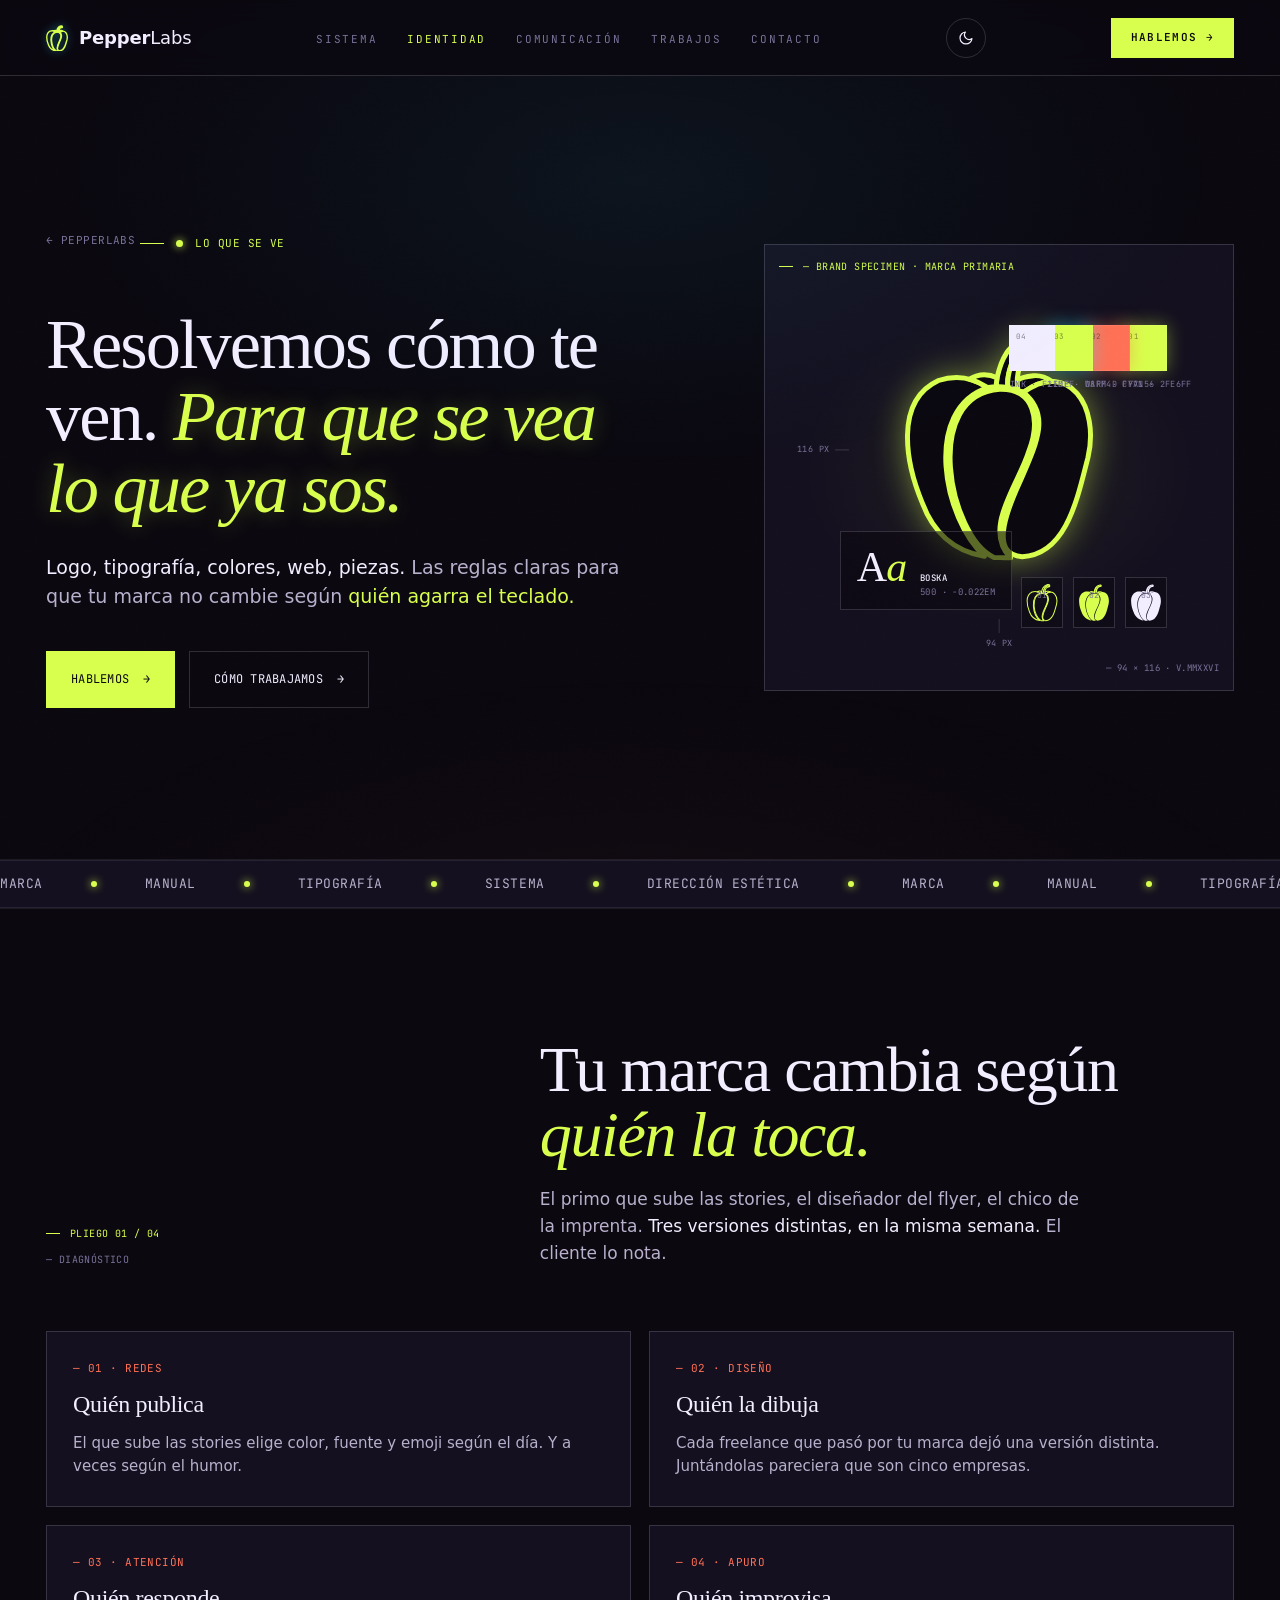
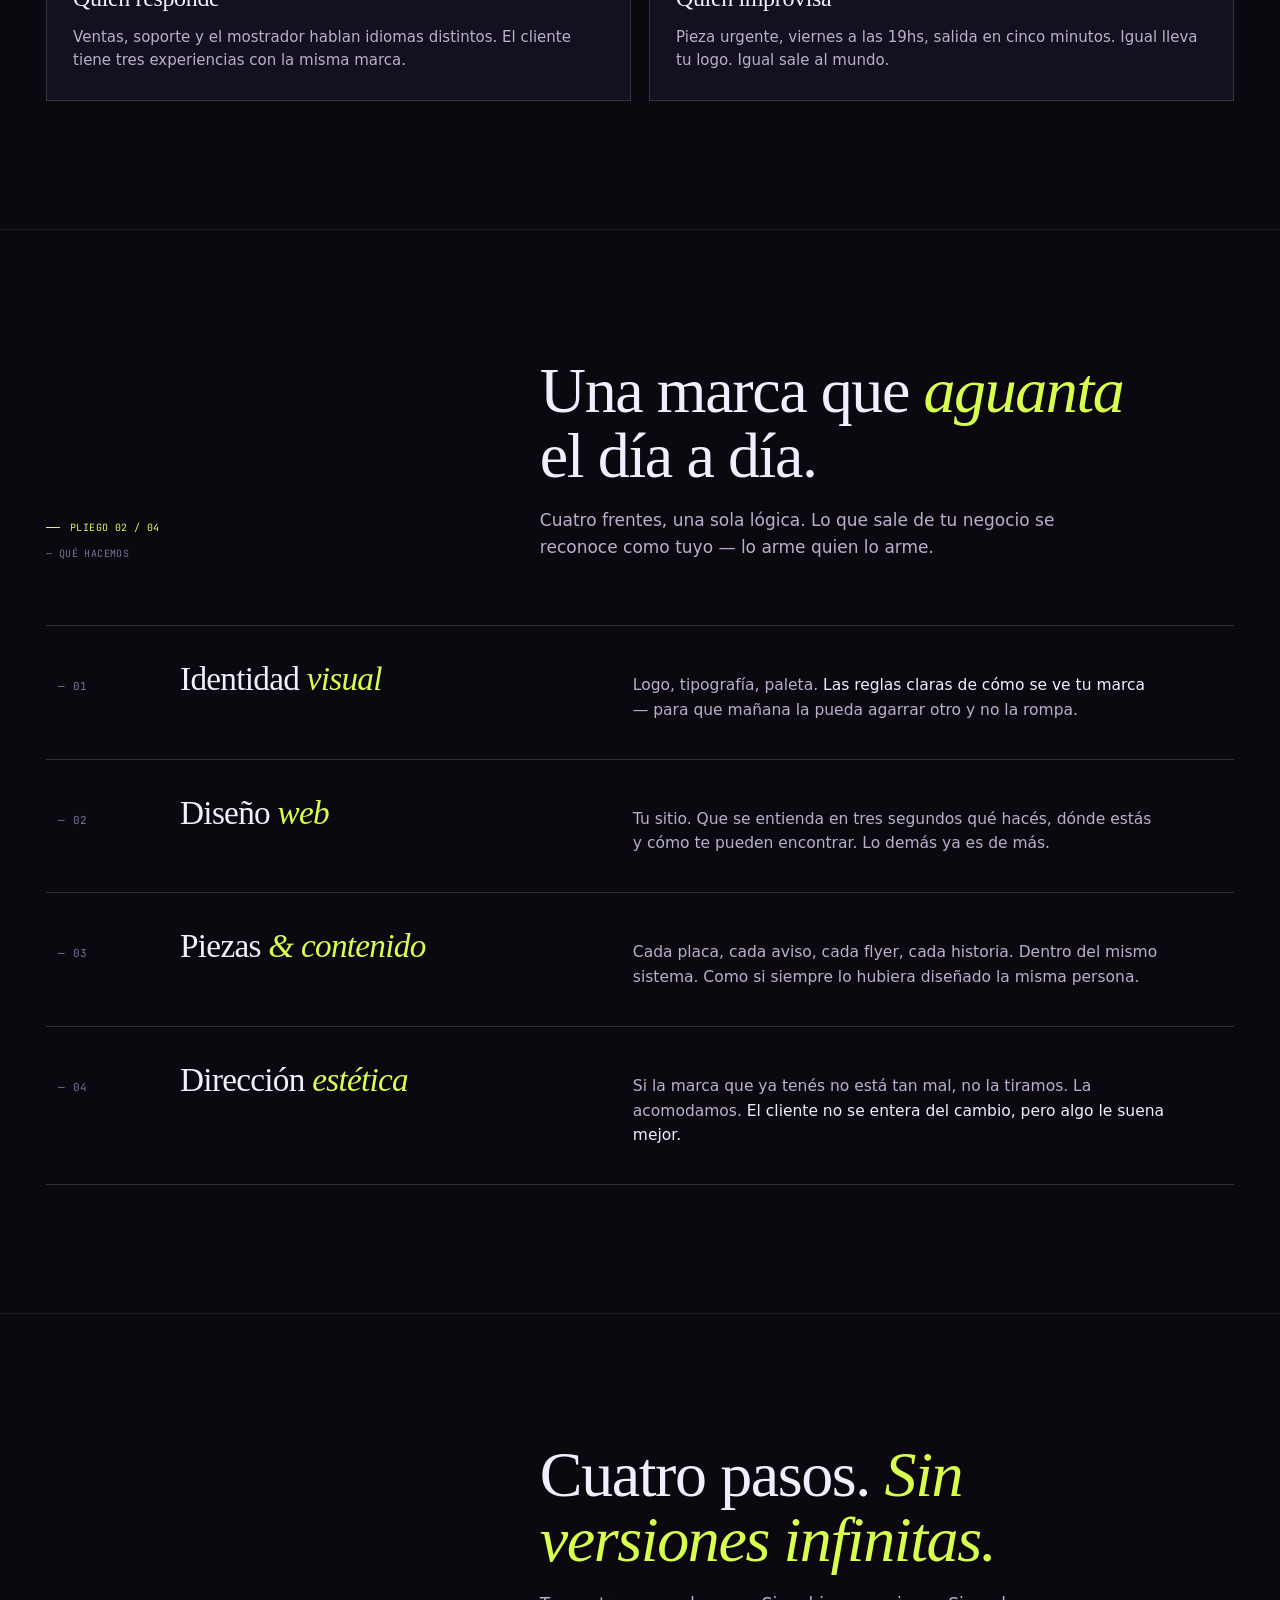
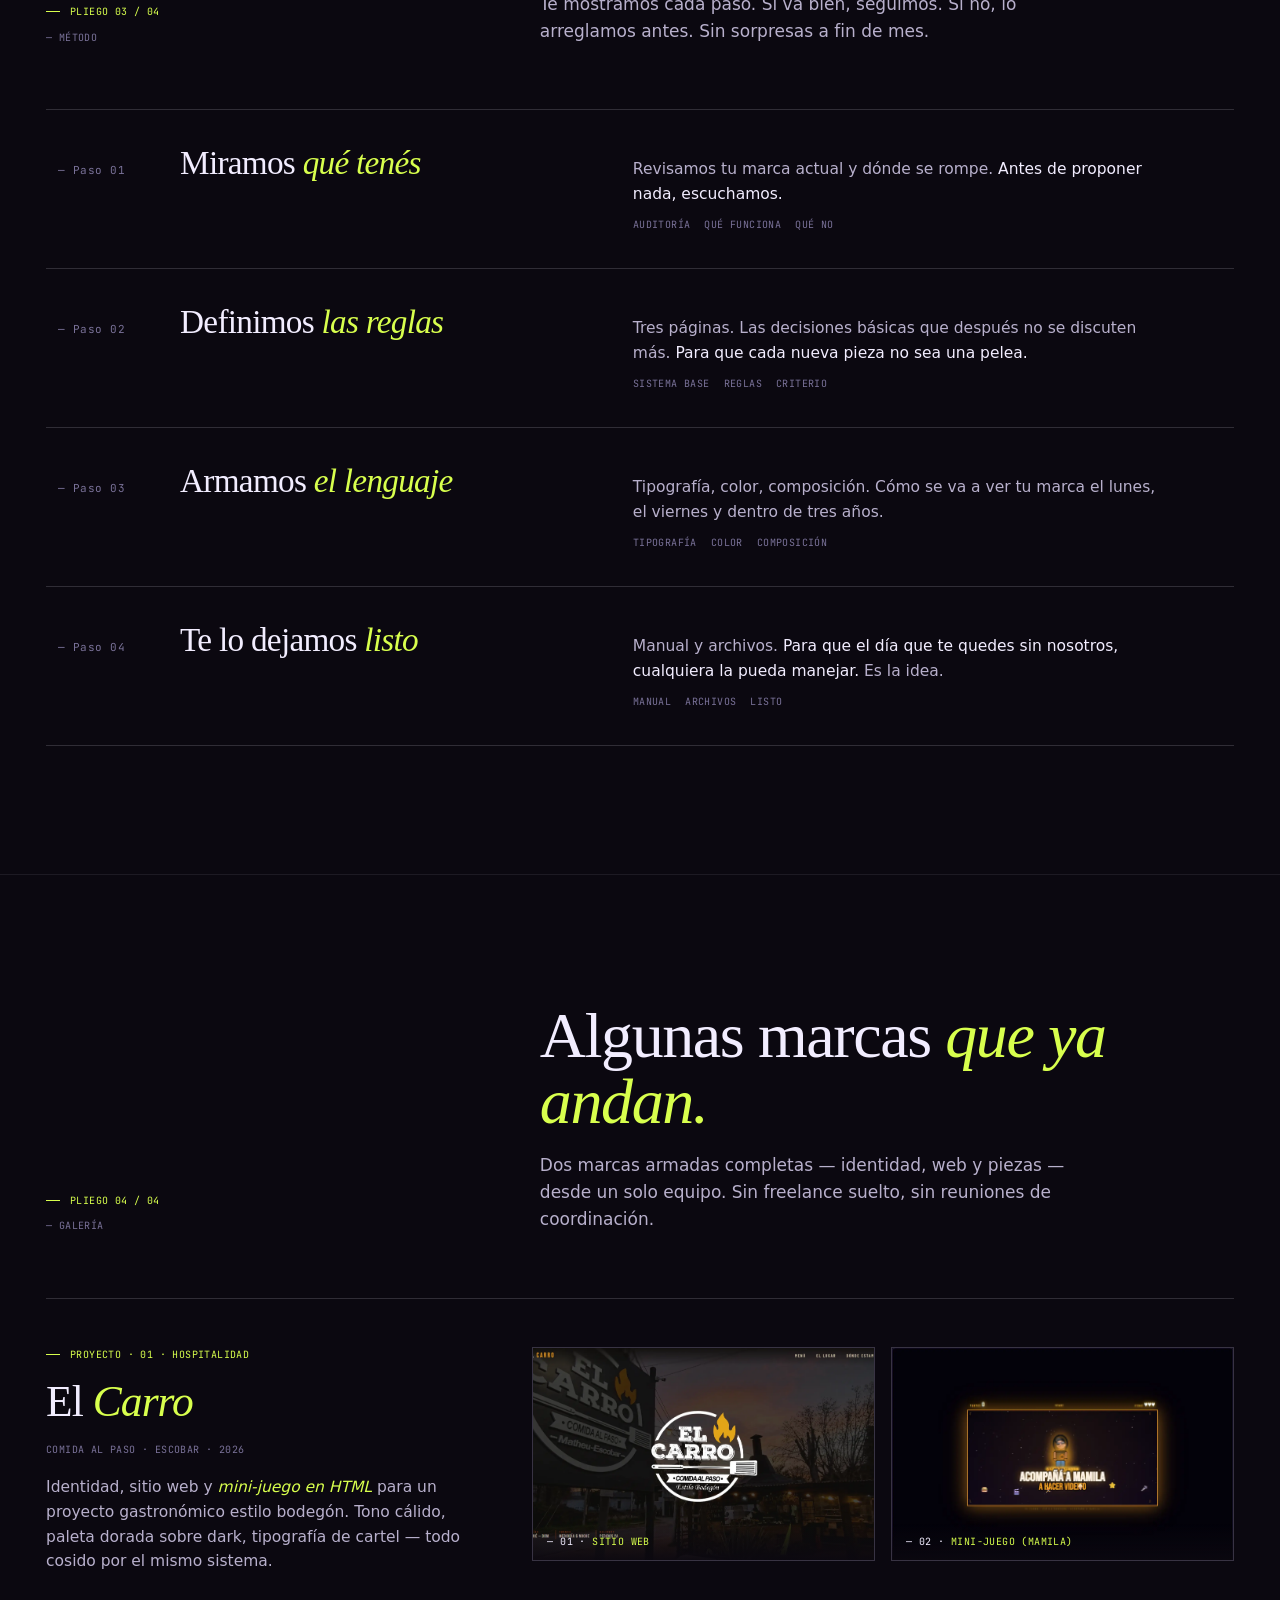
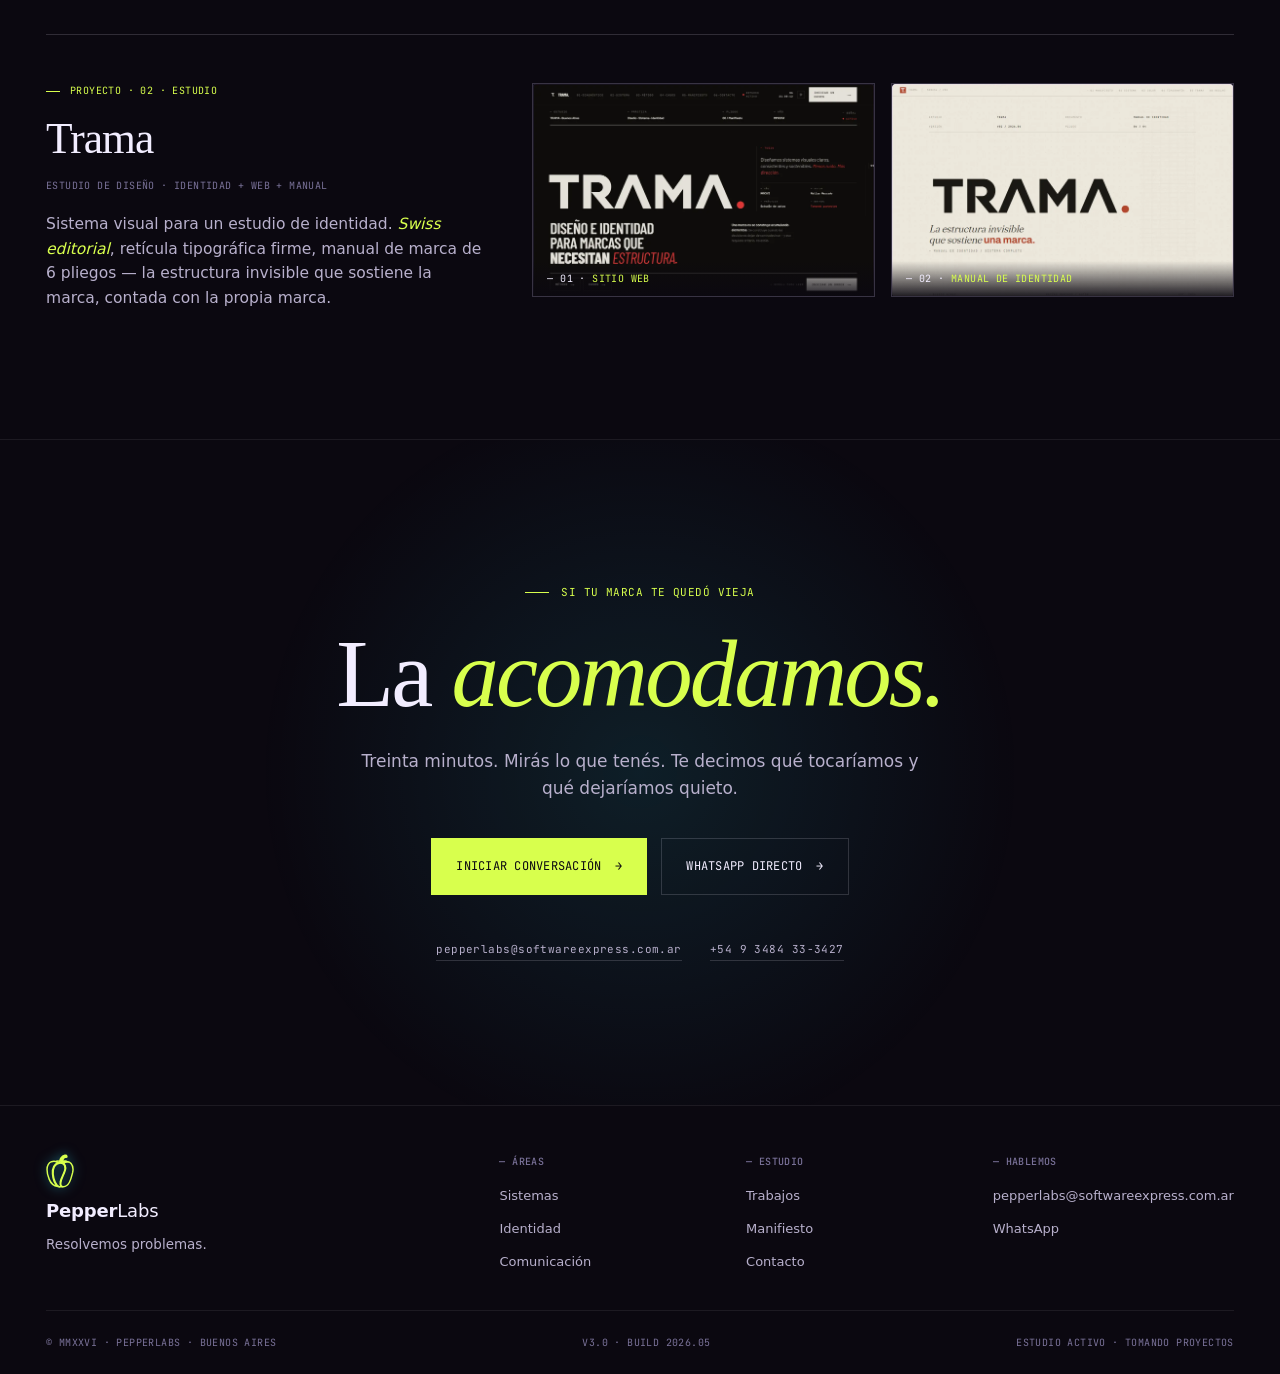
<file: identidad.html>
<!DOCTYPE html>
<html lang="es">
<head>
<meta charset="UTF-8">
<meta name="viewport" content="width=device-width, initial-scale=1.0">
<title>PepperLabs | Resolvemos problemas</title>
<meta name="description" content="Marca, manual, sistema tipográfico y todos los puntos de contacto. Identidades con estructura — pensadas para durar.">
<link rel="icon" type="image/png" sizes="32x32" href="favicon32.png">
<link rel="icon" type="image/png" sizes="192x192" href="favicon192.png">
<link rel="apple-touch-icon" sizes="180x180" href="apple-touch-icon.png">
<link rel="shortcut icon" href="favicon.ico">

<link rel="preconnect" href="https://api.fontshare.com">
<link rel="preconnect" href="https://cdn.fontshare.com" crossorigin>
<link rel="preconnect" href="https://fonts.gstatic.com" crossorigin>
<link href="https://api.fontshare.com/v2/css?f[]=switzer@400,500,600,700&f[]=boska@400,500,600,700&display=swap" rel="stylesheet">
<link href="https://fonts.googleapis.com/css2?family=JetBrains+Mono:wght@400;500&display=swap" rel="stylesheet">

<link rel="stylesheet" href="pepperlabs.css">

<style>
/* Identidad usa lime/verde en lugar de cyan — redefine a nivel de página */
body{ --cyan: #D8FF4D; --cyan-dim: #A8C926; }
[data-theme="light"] body{ --cyan: #6E8A14; --cyan-dim: #4D6010; }

/* ── Identidad hero ────────────────────────────────────── */
.hero-id{
  position:relative;
  min-height:calc(100vh - 116px);
  padding: 60px var(--pad);
  overflow:hidden;
  border-bottom:1px solid var(--rule);
  display:flex; flex-direction:column; justify-content:center;
}
.hero-id .meta-strip{
  display:grid;
  grid-template-columns: repeat(5, 1fr);
  gap:24px;
  font-family:var(--mono); font-size:10px;
  letter-spacing:0.04em; text-transform:uppercase;
  padding-bottom:18px; border-bottom:1px solid var(--rule);
  margin-bottom:50px;
}
.hero-id .meta-strip .l{ display:block; color:var(--dim); margin-bottom:6px; }
.hero-id .meta-strip .v{ color:var(--ink); }
.hero-id .meta-strip .v em{ font-style:normal; color:var(--lime); }
@media (max-width:780px){
  .hero-id .meta-strip{ grid-template-columns:1fr 1fr; gap:18px 24px; margin-bottom:40px; }
}

.hero-id-inner{
  display:grid;
  grid-template-columns: 1.4fr 1fr;
  gap:60px;
  align-items:center;
  width:100%;
}
@media (max-width:1100px){ .hero-id-inner{ grid-template-columns:1fr; gap:48px; } }
@media (max-width:780px){ .specimen{ display:none; } .hero-id-inner{ gap:0; } }

.hero-id-left .back{
  display:inline-flex; align-items:center; gap:8px;
  font-family:var(--mono); font-size:11px;
  letter-spacing:0.04em; text-transform:uppercase;
  color:var(--dim);
  margin-bottom:36px;
  transition:color .2s, gap .2s;
}
.hero-id-left .back:hover{ color:var(--lime); gap:14px; }
.hero-id-left h1{
  font-family:var(--serif); font-weight:500;
  font-size:clamp(36px, 5.5vw, 80px);
  line-height:1.02; letter-spacing:-0.028em;
  color:var(--ink); margin: 24px 0 28px;
  max-width:16ch;
}
.hero-id-left h1 em{
  font-style:italic; color:var(--lime);
  text-shadow:0 0 22px rgba(216,255,77,0.3);
}
.hero-id-left h1 .dot{
  display:inline-block; width:0.14em; height:0.14em;
  background:var(--lime); border-radius:50%;
  margin-left:0.04em; vertical-align:0.18em;
  box-shadow:0 0 18px var(--lime);
}
.hero-id-left .lead{
  font-size:19px; line-height:1.55;
  color:var(--ink-2); max-width:50ch;
  margin-bottom:40px;
}
.hero-id-left .lead strong{ color:var(--ink); font-weight:500; }
.hero-id-left .lead em{ font-style:normal; color:var(--lime); }
.hero-id-left .ctas{ display:flex; gap:14px; flex-wrap:wrap; }

/* Brand specimen board */
.specimen{
  position:relative;
  aspect-ratio: 1.05 / 1;
  width:100%;
  max-width:640px;
  margin-left:auto;
  background:
    radial-gradient(ellipse 60% 50% at 50% 50%, rgba(216,255,77,0.06) 0%, transparent 70%),
    var(--bg-2);
  border:1px solid var(--rule-2);
  overflow:hidden;
}
.specimen-corner{
  position:absolute; width:12px; height:12px;
  border:1px solid var(--lime);
}
.specimen-corner.tl{ top:-1px; left:-1px; border-right:none; border-bottom:none; }
.specimen-corner.tr{ top:-1px; right:-1px; border-left:none; border-bottom:none; }
.specimen-corner.bl{ bottom:-1px; left:-1px; border-right:none; border-top:none; }
.specimen-corner.br{ bottom:-1px; right:-1px; border-left:none; border-top:none; }

.specimen-label{
  position:absolute; top:14px; left:14px;
  font-family:var(--mono); font-size:10px;
  letter-spacing:0.04em; text-transform:uppercase;
  color:var(--lime);
  display:flex; gap:10px;
}
.specimen-label::before{
  content:""; width:14px; height:1px; background:var(--lime); align-self:center;
}
.specimen-spec{
  position:absolute; bottom:14px; right:14px;
  font-family:var(--mono); font-size:9px;
  letter-spacing:0.04em; text-transform:uppercase;
  color:var(--dim);
}

.specimen-pep{
  position:absolute;
  left:50%; top:46%;
  transform:translate(-50%,-50%);
  width:42%;
  aspect-ratio: 94.93 / 115.91;
}
.specimen-pep svg{
  width:100%; height:100%;
  fill:var(--bg);
  stroke:var(--lime); stroke-width:2.4;
  stroke-linejoin:round;
  filter:drop-shadow(0 0 16px rgba(216,255,77,0.45));
}

/* Measurement marks around the pep */
.measure{
  position:absolute;
  font-family:var(--mono); font-size:8.5px;
  letter-spacing:0.04em; text-transform:uppercase;
  color:var(--dim);
}
.measure.m-h{
  left:18%; top:46%;
  transform:translate(-100%,-50%);
  display:flex; align-items:center; gap:6px;
}
.measure.m-h::after{
  content:""; width:14px; height:1px; background:var(--rule-2);
}
.measure.m-w{
  left:50%; top:84%;
  transform:translateX(-50%);
  display:flex; flex-direction:column; align-items:center; gap:4px;
}
.measure.m-w::before{
  content:""; width:1px; height:14px; background:var(--rule-2);
}

/* Swatches */
.swatch{
  position:absolute;
  width:46px; height:46px;
  border:1px solid rgba(255,255,255,0.08);
}
.swatch::after{
  content:attr(data-label);
  position:absolute; top:calc(100% + 8px); left:0;
  font-family:var(--mono); font-size:8.5px;
  letter-spacing:0.04em; text-transform:uppercase;
  color:var(--dim);
  white-space:nowrap;
}
.swatch::before{
  content:attr(data-role);
  position:absolute; top:5px; left:6px;
  font-family:var(--mono); font-size:7.5px;
  letter-spacing:0.04em; color:rgba(0,0,0,0.45);
}
.swatch.s1{ top:18%; right:14%; background:var(--lime); box-shadow:0 0 18px rgba(216,255,77,0.4); }
.swatch.s2{ top:18%; right:22%; background:var(--warm); box-shadow:0 0 18px rgba(255,113,86,0.4); }
.swatch.s3{ top:18%; right:30%; background:var(--cyan); box-shadow:0 0 18px rgba(47,230,255,0.4); }
.swatch.s4{ top:18%; right:38%; background:var(--ink); }

/* Type spec */
.type-spec{
  position:absolute;
  bottom:18%; left:16%;
  display:flex; align-items:baseline; gap:14px;
  padding:14px 16px 10px;
  border:1px solid var(--rule-2);
  background:rgba(11,8,16,0.6);
}
.type-spec .aa{
  font-family:var(--serif); font-weight:500;
  font-size:42px; line-height:1;
  letter-spacing:-0.025em; color:var(--ink);
}
.type-spec .aa em{ font-style:italic; color:var(--lime); }
.type-spec .meta{
  font-family:var(--mono); font-size:9px;
  letter-spacing:0.04em; text-transform:uppercase;
  color:var(--dim); line-height:1.5;
}
.type-spec .meta strong{ color:var(--ink); font-weight:500; }

/* Mini pepper iterations (lower right) */
.iters{
  position:absolute;
  bottom:14%; right:14%;
  display:flex; align-items:flex-end; gap:10px;
}
.iter{
  width:42px;
  aspect-ratio: 94.93 / 115.91;
  background:rgba(11,8,16,0.5);
  border:1px solid var(--rule-2);
  padding:4px;
  display:flex; align-items:center; justify-content:center;
}
.iter svg{ width:100%; height:100%; stroke-linejoin:round; }
.iter.i1 svg{ fill:none; stroke:var(--lime); stroke-width:3; }
.iter.i2 svg{ fill:var(--lime); stroke:none; }
.iter.i3 svg{ fill:var(--ink); stroke:none; }
.iter::after{
  content:attr(data-l);
  display:block; position:absolute;
  margin-top:-14px;
  font-family:var(--mono); font-size:8px;
  letter-spacing:0.04em; color:var(--dim);
  text-transform:uppercase;
}

@media (max-width:780px){
  .specimen-pep{ width:50%; }
  .swatch{ width:34px; height:34px; }
  .swatch.s1{ right:8%; } .swatch.s2{ right:18%; } .swatch.s3{ right:28%; } .swatch.s4{ right:38%; }
  .type-spec{ left:8%; bottom:12%; }
  .iters{ right:6%; bottom:12%; }
  .iter{ width:32px; }
  .measure{ font-size:7px; }
}

/* Tape */
.tape{
  border-top:1px solid var(--rule);
  border-bottom:1px solid var(--rule);
  overflow:hidden; padding:13px 0;
  background:var(--bg-2); position:relative; z-index:5;
}
.tape-track{ display:flex; width:max-content; animation: tape 42s linear infinite; gap:48px; }
.tape-item{
  font-family:var(--mono); font-size:13px;
  letter-spacing:0.04em; text-transform:uppercase;
  color:var(--ink-2);
  display:inline-flex; align-items:center; gap:48px;
  white-space:nowrap;
}
.tape-item::after{
  content:""; width:6px; height:6px; border-radius:50%;
  background:var(--lime); box-shadow:0 0 8px var(--lime);
}
@keyframes tape{ to{ transform:translateX(-50%); } }

/* Diag cards (re-use) */
.diag-grid{
  display:grid; grid-template-columns: repeat(2, 1fr); gap:18px;
}
@media (max-width:900px){ .diag-grid{ grid-template-columns:1fr; } }
.diag-card{
  background:var(--bg-2);
  border:1px solid var(--rule-2);
  padding:28px 26px;
  display:flex; flex-direction:column; gap:14px;
  transition:border-color .25s, transform .25s var(--ease);
}
.diag-card:hover{ transform:translateY(-3px); border-color:color-mix(in srgb, var(--warm) 30%, var(--rule-2)); }
.diag-card .lab{
  font-family:var(--mono); font-size:11px;
  letter-spacing:0.04em; text-transform:uppercase;
  color:var(--warm);
}
.diag-card .t{
  font-family:var(--serif); font-weight:500;
  font-size:24px; letter-spacing:-0.015em; line-height:1.1; color:var(--ink);
}
.diag-card .d{ font-size:15px; color:var(--ink-2); line-height:1.55; }

/* Method steps (row-list reuse with tags) */
.steps .row-tag{
  margin-top:10px;
  font-family:var(--mono); font-size:10px;
  letter-spacing:0.04em; text-transform:uppercase;
  color:var(--dim);
  display:flex; gap:14px; flex-wrap:wrap;
}

/* Gallery projects */
.proj-list{ display:flex; flex-direction:column; gap:60px; }
.proj{
  position:relative;
  border-top:1px solid var(--rule-2);
  padding-top:48px;
  display:grid;
  grid-template-columns: 1fr 1.6fr;
  gap:48px;
}
@media (max-width:1000px){ .proj{ grid-template-columns:1fr; gap:36px; } }
.proj-meta{
  display:flex; flex-direction:column; gap:18px;
  position:sticky; top:24px;
  align-self:start;
}
.proj-meta .tag{
  font-family:var(--mono); font-size:10px;
  letter-spacing:0.04em; text-transform:uppercase;
  color:var(--lime);
  display:flex; align-items:center; gap:10px;
}
.proj-meta .tag::before{
  content:""; width:14px; height:1px; background:var(--lime);
}
.proj-meta .name{
  font-family:var(--serif); font-weight:500;
  font-size:clamp(28px, 3.4vw, 48px);
  letter-spacing:-0.022em; line-height:1; color:var(--ink);
}
.proj-meta .name em{ font-style:italic; color:var(--lime); }
.proj-meta .info{
  font-family:var(--mono); font-size:10px;
  letter-spacing:0.04em; text-transform:uppercase;
  color:var(--dim);
}
.proj-meta .desc{
  font-size:15.5px; color:var(--ink-2); line-height:1.6;
}
.proj-meta .desc em{ font-style:italic; color:var(--lime); }

.proj-screens{
  display:grid; gap:16px;
  grid-template-columns: 1fr 1fr;
}
.proj-screens.solo{ grid-template-columns:1fr; }
.proj-screen{
  position:relative; overflow:hidden;
  border:1px solid var(--rule-2);
  background:var(--bg-2);
  aspect-ratio: 16/10;
  transition: border-color .25s, transform .25s var(--ease);
}
.proj-screen:hover{ border-color:var(--lime); transform:translateY(-3px); }
.proj-screen img{
  width:100%; height:100%; object-fit:cover; object-position:top;
  transition: transform .4s var(--ease);
}
.proj-screen:hover img{ transform:scale(1.03); }
.proj-screen .label{
  position:absolute; bottom:0; left:0; right:0;
  padding:10px 14px;
  background:linear-gradient(transparent, rgba(11,8,16,0.9));
  font-family:var(--mono); font-size:10px;
  letter-spacing:0.04em; text-transform:uppercase;
  color:var(--ink);
}
.proj-screen .label em{ font-style:normal; color:var(--lime); }
.proj-screen .open{
  position:absolute; top:10px; right:10px;
  width:30px; height:30px;
  border:1px solid var(--rule-2);
  background:rgba(11,8,16,0.7);
  display:grid; place-items:center;
  color:var(--ink-2);
  opacity:0; transition:all .25s var(--ease);
}
.proj-screen:hover .open{ opacity:1; border-color:var(--lime); color:var(--lime); }
.proj-screen .open svg{ width:14px; height:14px; }

</style>
<script>(function(){try{var t=localStorage.getItem('pl-theme');if(t==='light')document.documentElement.setAttribute('data-theme','light');}catch(e){}})();</script>
</head>
<body>

<!-- Pepper symbol -->
<svg width="0" height="0" aria-hidden="true" style="position:absolute">
  <symbol id="pep-out" viewBox="0 0 94.93 115.91">
    <path d="M18.24,26.26c-21.75,9.99-15.6,40.67-7.74,59.37,5.01,13.37,14.76,23.09,29.96,25.54-19.9-17.81-30.14-71.07,1.56-81.5-7.13-4.78-15.41-6.25-23.79-3.41Z"/>
    <path d="M50.87,13.35c-2.22,3.4-3.53,7.84-4.33,11.61-.23,1.54-.46,2.76-.46,4.33,1.83-.23,3.93.05,5.63.28-.88-10.3,7.21-27.48,18.44-19.73,2.89-9.9-12.74-6.31-19.27,3.5h0Z"/>
    <path d="M46.08,29.31c0-1.58.22-2.79.46-4.33-4.42-2.17-9.14-1.96-13.27.64,3.09.88,5.98,2.24,8.76,4.06,1.44-.2,2.69-.39,4.05-.37h0Z"/>
    <path d="M47.84,30.5c-38.15,2.65-24.46,71.44-2.77,81.22,2.71.02,5.11.32,7.93.19-13.96-14.22,4.52-36.36,8.85-51.44,5.83-15.11,2.65-30.38-14.01-29.96Z"/>
    <path d="M56.59,26.07c-.09.09-.19.19-.28.19,0,1.56,0,2.92.28,4.52.92.37,1.84.74,2.67,1.2,4.28-3.15,9.48-5.49,13.83-5.25-3.2-2.25-6.04-3.04-8.94-2.77-3.25.36-6.72,1.39-7.56,2.12h0Z"/>
    <path d="M56.31,27.65c-.27-6.1,2.84-16.63,10.69-16.13,1.29-.13,2.44-.53,3.14-1.66-11.23-7.74-19.31,9.42-18.44,19.73,1.7.23,3.26.63,4.89,1.2-.2-1.11-.24-2.1-.28-3.14Z"/>
    <path d="M59.27,31.98c13.35,10.88,6.36,24.64-1.84,43.61-6.65,14.5-14.44,34.9,1.29,35.78,21.39-.99,26.66-28.4,31.71-47.85,5.85-24.92-9.56-47.25-31.16-31.53h0Z"/>
  </symbol>
</svg>

<nav class="nav">
  <a class="nav-logo" href="index.html"><svg class="nav-logo-mark" viewBox="0 0 94.93 115.91" aria-hidden="true"><use href="#pep-out"/></svg><span class="nav-logo-name">Pepper<em>Labs</em></span></a>
  <ul class="nav-links">
    <li><a href="sistema.html">Sistema</a></li>
    <li><a href="identidad.html">Identidad</a></li>
    <li><a href="comunicacion.html">Comunicación</a></li>
    <li><a href="trabajos.html">Trabajos</a></li>
    <li><a href="contacto.html">Contacto</a></li>
  </ul>
  <button type="button" class="theme-toggle" aria-label="Cambiar tema"><svg class="icon-sun" viewBox="0 0 24 24" fill="none" stroke="currentColor" stroke-width="1.8" stroke-linecap="round"><circle cx="12" cy="12" r="4"/><path d="M12 2v2M12 20v2M4.93 4.93l1.41 1.41M17.66 17.66l1.41 1.41M2 12h2M20 12h2M4.93 19.07l1.41-1.41M17.66 6.34l1.41-1.41"/></svg><svg class="icon-moon" viewBox="0 0 24 24" fill="none" stroke="currentColor" stroke-width="1.8" stroke-linecap="round" stroke-linejoin="round"><path d="M21 12.79A9 9 0 1 1 11.21 3 7 7 0 0 0 21 12.79z"/></svg></button>
  <a href="contacto.html" class="nav-cta">Hablemos &rarr;</a>
  <button type="button" class="nav-hamburger" id="navHamb" aria-label="Abrir menú" aria-expanded="false"><svg viewBox="0 0 24 24" fill="none" stroke="currentColor" stroke-width="2" stroke-linecap="round"><line x1="3" y1="6" x2="21" y2="6"/><line x1="3" y1="12" x2="21" y2="12"/><line x1="3" y1="18" x2="21" y2="18"/></svg></button>
</nav>

<div class="mobile-menu" id="mobileMenu" aria-hidden="true">
  <div class="mobile-menu-head">
    <a href="index.html" class="nav-logo" style="text-decoration:none"><svg class="nav-logo-mark" viewBox="0 0 94.93 115.91" aria-hidden="true"><use href="#pep-out"/></svg><span class="nav-logo-name">Pepper<em>Labs</em></span></a>
    <button class="mobile-menu-close" id="menuClose" aria-label="Cerrar menú">Cerrar &times;</button>
  </div>
  <ul>
    <li><a href="sistema.html" data-n="01">Sistema</a></li>
    <li><a href="identidad.html" data-n="02">Identidad</a></li>
    <li><a href="comunicacion.html" data-n="03">Comunicación</a></li>
    <li><a href="trabajos.html" data-n="04">Trabajos</a></li>
    <li><a href="contacto.html" data-n="05">Contacto</a></li>
  </ul>
  <a href="contacto.html" class="mm-cta">Hablemos &rarr;</a>
</div>

<!-- HERO -->
<header class="hero-id" id="top">

  <div class="meta-strip">
    <div><span class="l">— Página</span><span class="v">Identidad visual</span></div>
    <div><span class="l">— Área</span><span class="v"><em>02 / lo que se ve</em></span></div>
    <div><span class="l">— Práctica</span><span class="v">Marca · Manual · Sistema</span></div>
    <div><span class="l">— Entrega</span><span class="v">Archivos + reglas de uso</span></div>
    <div><span class="l">— Versión</span><span class="v">v.MMXXVI · activa</span></div>
  </div>

  <div class="hero-id-inner">

    <div class="hero-id-left">
      <a href="index.html" class="back">← PepperLabs</a>
      <span class="eyebrow"><span style="background:var(--lime); box-shadow:0 0 8px var(--lime); width:7px; height:7px; border-radius:50%; display:inline-block; animation:pl-pulse 2.4s ease-in-out infinite;"></span>Lo que se ve</span>
      <h1>Resolvemos cómo te ven. <em>Para que se vea lo que ya sos.</em></h1>
      <p class="lead"><strong>Logo, tipografía, colores, web, piezas.</strong> Las reglas claras para que tu marca no cambie según <em>quién agarra el teclado.</em></p>
      <div class="ctas">
        <a href="contacto.html" class="btn btn--p">Hablemos <span class="ar">→</span></a>
        <a href="#metodo" class="btn btn--g">Cómo trabajamos <span class="ar">→</span></a>
      </div>
    </div>

    <!-- Brand specimen -->
    <div class="specimen" aria-hidden="true">
      <span class="specimen-corner tl"></span>
      <span class="specimen-corner tr"></span>
      <span class="specimen-corner bl"></span>
      <span class="specimen-corner br"></span>

      <span class="specimen-label">— Brand specimen · Marca primaria</span>
      <span class="specimen-spec">— 94 × 116 · v.MMXXVI</span>

      <div class="specimen-pep">
        <svg viewBox="0 0 94.93 115.91" preserveAspectRatio="xMidYMid meet">
          <use href="#pep-out"/>
        </svg>
      </div>

      <span class="measure m-h">116 px</span>
      <span class="measure m-w">94 px</span>

      <div class="swatch s1" data-role="01" data-label="CYAN · 2FE6FF"></div>
      <div class="swatch s2" data-role="02" data-label="WARM · FF7156"></div>
      <div class="swatch s3" data-role="03" data-label="LIME · D8FF4D"></div>
      <div class="swatch s4" data-role="04" data-label="INK · F2EDFF"></div>

      <div class="type-spec">
        <span class="aa">A<em>a</em></span>
        <span class="meta"><strong>Boska</strong><br>500 · −0.022em</span>
      </div>

      <div class="iters">
        <div class="iter i1" data-l="01"><svg viewBox="0 0 94.93 115.91"><use href="#pep-out"/></svg></div>
        <div class="iter i2" data-l="02"><svg viewBox="0 0 94.93 115.91"><use href="#pep-out"/></svg></div>
        <div class="iter i3" data-l="03"><svg viewBox="0 0 94.93 115.91"><use href="#pep-out"/></svg></div>
      </div>
    </div>

  </div>
</header>

<!-- TAPE -->
<div class="tape" aria-hidden="true">
  <div class="tape-track">
    <span class="tape-item">Marca</span>
    <span class="tape-item">Manual</span>
    <span class="tape-item">Tipografía</span>
    <span class="tape-item">Sistema</span>
    <span class="tape-item">Dirección estética</span>
    <span class="tape-item">Marca</span>
    <span class="tape-item">Manual</span>
    <span class="tape-item">Tipografía</span>
    <span class="tape-item">Sistema</span>
    <span class="tape-item">Dirección estética</span>
    <span class="tape-item">Marca</span>
    <span class="tape-item">Manual</span>
    <span class="tape-item">Tipografía</span>
    <span class="tape-item">Sistema</span>
    <span class="tape-item">Dirección estética</span>
  </div>
</div>

<main>

<!-- DIAGNÓSTICO -->
<section class="sec" id="diagnostico">
  <div class="wrap">
    <div class="sec-head">
      <div class="sec-head-l">
        <span class="pliego">Pliego 01 / 04</span>
        <span class="ix">— Diagnóstico</span>
      </div>
      <div class="sec-head-r">
        <h2 class="h-section">Tu marca cambia según <em>quién la toca.</em></h2>
        <p class="lead">El primo que sube las stories, el diseñador del flyer, el chico de la imprenta. <strong>Tres versiones distintas, en la misma semana.</strong> El cliente lo nota.</p>
      </div>
    </div>

    <div class="diag-grid">
      <div class="diag-card">
        <span class="lab">— 01 · Redes</span>
        <h3 class="t">Quién publica</h3>
        <p class="d">El que sube las stories elige color, fuente y emoji según el día. Y a veces según el humor.</p>
      </div>
      <div class="diag-card">
        <span class="lab">— 02 · Diseño</span>
        <h3 class="t">Quién la dibuja</h3>
        <p class="d">Cada freelance que pasó por tu marca dejó una versión distinta. Juntándolas pareciera que son cinco empresas.</p>
      </div>
      <div class="diag-card">
        <span class="lab">— 03 · Atención</span>
        <h3 class="t">Quién responde</h3>
        <p class="d">Ventas, soporte y el mostrador hablan idiomas distintos. El cliente tiene tres experiencias con la misma marca.</p>
      </div>
      <div class="diag-card">
        <span class="lab">— 04 · Apuro</span>
        <h3 class="t">Quién improvisa</h3>
        <p class="d">Pieza urgente, viernes a las 19hs, salida en cinco minutos. Igual lleva tu logo. Igual sale al mundo.</p>
      </div>
    </div>
  </div>
</section>

<!-- QUÉ HACEMOS -->
<section class="sec" id="servicios">
  <div class="wrap">
    <div class="sec-head">
      <div class="sec-head-l">
        <span class="pliego">Pliego 02 / 04</span>
        <span class="ix">— Qué hacemos</span>
      </div>
      <div class="sec-head-r">
        <h2 class="h-section">Una marca que <em>aguanta</em> el día a día.</h2>
        <p class="lead">Cuatro frentes, una sola lógica. Lo que sale de tu negocio se reconoce como tuyo — lo arme quien lo arme.</p>
      </div>
    </div>

    <div class="row-list">
      <div class="row">
        <span class="row-num">— 01</span>
        <h3 class="row-name">Identidad <em>visual</em></h3>
        <p class="row-desc">Logo, tipografía, paleta. <strong>Las reglas claras de cómo se ve tu marca</strong> — para que mañana la pueda agarrar otro y no la rompa.</p>
      </div>
      <div class="row">
        <span class="row-num">— 02</span>
        <h3 class="row-name">Diseño <em>web</em></h3>
        <p class="row-desc">Tu sitio. Que se entienda en tres segundos qué hacés, dónde estás y cómo te pueden encontrar. Lo demás ya es de más.</p>
      </div>
      <div class="row">
        <span class="row-num">— 03</span>
        <h3 class="row-name">Piezas <em>&amp; contenido</em></h3>
        <p class="row-desc">Cada placa, cada aviso, cada flyer, cada historia. Dentro del mismo sistema. Como si siempre lo hubiera diseñado la misma persona.</p>
      </div>
      <div class="row">
        <span class="row-num">— 04</span>
        <h3 class="row-name">Dirección <em>estética</em></h3>
        <p class="row-desc">Si la marca que ya tenés no está tan mal, no la tiramos. La acomodamos. <strong>El cliente no se entera del cambio, pero algo le suena mejor.</strong></p>
      </div>
    </div>
  </div>
</section>

<!-- MÉTODO -->
<section class="sec steps" id="metodo">
  <div class="wrap">
    <div class="sec-head">
      <div class="sec-head-l">
        <span class="pliego">Pliego 03 / 04</span>
        <span class="ix">— Método</span>
      </div>
      <div class="sec-head-r">
        <h2 class="h-section">Cuatro pasos. <em>Sin versiones infinitas.</em></h2>
        <p class="lead">Te mostramos cada paso. Si va bien, seguimos. Si no, lo arreglamos antes. Sin sorpresas a fin de mes.</p>
      </div>
    </div>

    <div class="row-list">
      <div class="row">
        <span class="row-num">— Paso 01</span>
        <h3 class="row-name">Miramos <em>qué tenés</em></h3>
        <div>
          <p class="row-desc">Revisamos tu marca actual y dónde se rompe. <strong>Antes de proponer nada, escuchamos.</strong></p>
          <div class="row-tag"><span>Auditoría</span><span>Qué funciona</span><span>Qué no</span></div>
        </div>
      </div>
      <div class="row">
        <span class="row-num">— Paso 02</span>
        <h3 class="row-name">Definimos <em>las reglas</em></h3>
        <div>
          <p class="row-desc">Tres páginas. Las decisiones básicas que después no se discuten más. <strong>Para que cada nueva pieza no sea una pelea.</strong></p>
          <div class="row-tag"><span>Sistema base</span><span>Reglas</span><span>Criterio</span></div>
        </div>
      </div>
      <div class="row">
        <span class="row-num">— Paso 03</span>
        <h3 class="row-name">Armamos <em>el lenguaje</em></h3>
        <div>
          <p class="row-desc">Tipografía, color, composición. Cómo se va a ver tu marca el lunes, el viernes y dentro de tres años.</p>
          <div class="row-tag"><span>Tipografía</span><span>Color</span><span>Composición</span></div>
        </div>
      </div>
      <div class="row">
        <span class="row-num">— Paso 04</span>
        <h3 class="row-name">Te lo dejamos <em>listo</em></h3>
        <div>
          <p class="row-desc">Manual y archivos. <strong>Para que el día que te quedes sin nosotros, cualquiera la pueda manejar.</strong> Es la idea.</p>
          <div class="row-tag"><span>Manual</span><span>Archivos</span><span>Listo</span></div>
        </div>
      </div>
    </div>
  </div>
</section>

<!-- GALERÍA -->
<section class="sec" id="galeria">
  <div class="wrap">
    <div class="sec-head">
      <div class="sec-head-l">
        <span class="pliego">Pliego 04 / 04</span>
        <span class="ix">— Galería</span>
      </div>
      <div class="sec-head-r">
        <h2 class="h-section">Algunas marcas <em>que ya andan.</em></h2>
        <p class="lead">Dos marcas armadas completas — identidad, web y piezas — desde un solo equipo. Sin freelance suelto, sin reuniones de coordinación.</p>
      </div>
    </div>

    <div class="proj-list">

      <article class="proj">
        <div class="proj-meta">
          <span class="tag">Proyecto · 01 · Hospitalidad</span>
          <h3 class="name">El <em>Carro</em></h3>
          <span class="info">Comida al paso · Escobar · 2026</span>
          <p class="desc">Identidad, sitio web y <em>mini-juego en HTML</em> para un proyecto gastronómico estilo bodegón. Tono cálido, paleta dorada sobre dark, tipografía de cartel — todo cosido por el mismo sistema.</p>
        </div>
        <div class="proj-screens">
          <a href="proyectos/elcarro/index.html" target="_blank" rel="noopener" class="proj-screen">
            <img src="assets/work/elcarro-web.webp" alt="El Carro · web del local">
            <span class="open"><svg viewBox="0 0 24 24" fill="none" stroke="currentColor" stroke-width="2.4" stroke-linecap="round"><path d="M7 17 17 7M9 7h8v8"/></svg></span>
            <div class="label">— 01 · <em>Sitio web</em></div>
          </a>
          <a href="proyectos/elcarro/mamila-game.html" target="_blank" rel="noopener" class="proj-screen">
            <img src="assets/work/elcarro-mamila-game.webp" alt="El Carro · mini-juego Mamila">
            <span class="open"><svg viewBox="0 0 24 24" fill="none" stroke="currentColor" stroke-width="2.4" stroke-linecap="round"><path d="M7 17 17 7M9 7h8v8"/></svg></span>
            <div class="label">— 02 · <em>Mini-juego (Mamila)</em></div>
          </a>
        </div>
      </article>

      <article class="proj">
        <div class="proj-meta">
          <span class="tag">Proyecto · 02 · Estudio</span>
          <h3 class="name">Trama</h3>
          <span class="info">Estudio de diseño · Identidad + web + manual</span>
          <p class="desc">Sistema visual para un estudio de identidad. <em>Swiss editorial</em>, retícula tipográfica firme, manual de marca de 6 pliegos — la estructura invisible que sostiene la marca, contada con la propia marca.</p>
        </div>
        <div class="proj-screens">
          <a href="proyectos/trama-swiss.html" target="_blank" rel="noopener" class="proj-screen">
            <img src="assets/work/trama-swiss.webp" alt="Trama · sitio web swiss editorial">
            <span class="open"><svg viewBox="0 0 24 24" fill="none" stroke="currentColor" stroke-width="2.4" stroke-linecap="round"><path d="M7 17 17 7M9 7h8v8"/></svg></span>
            <div class="label">— 01 · <em>Sitio web</em></div>
          </a>
          <a href="proyectos/trama-manual.html" target="_blank" rel="noopener" class="proj-screen">
            <img src="assets/work/trama-manual.webp" alt="Trama · manual de identidad">
            <span class="open"><svg viewBox="0 0 24 24" fill="none" stroke="currentColor" stroke-width="2.4" stroke-linecap="round"><path d="M7 17 17 7M9 7h8v8"/></svg></span>
            <div class="label">— 02 · <em>Manual de identidad</em></div>
          </a>
        </div>
      </article>


    </div>
  </div>
</section>

<!-- END -->
<section class="end">
  <div class="end-in">
    <span class="eyebrow">Si tu marca te quedó vieja</span>
    <h2 class="h-page">La <em>acomodamos.</em></h2>
    <p class="lead">Treinta minutos. Mirás lo que tenés. Te decimos qué tocaríamos y qué dejaríamos quieto.</p>
    <div class="end-ctas">
      <a href="contacto.html" class="btn btn--p">Iniciar conversación <span class="ar">→</span></a>
      <a href="https://wa.me/5493484333427" target="_blank" rel="noopener" class="btn btn--g">WhatsApp directo <span class="ar">→</span></a>
    </div>
    <div class="end-channels">
      <a href="mailto:pepperlabs@softwareexpress.com.ar">pepperlabs@softwareexpress.com.ar</a>
      <a href="https://wa.me/5493484333427">+54 9 3484 33-3427</a>
    </div>
  </div>
</section>

</main>

<footer class="foot">
  <div class="foot-grid">
    <div class="foot-brand">
      <span class="pep"><svg viewBox="0 0 94.93 115.91"><use href="#pep-out"/></svg></span>
      <span class="name">Pepper<em>Labs</em></span>
      <p>Resolvemos problemas.</p>
    </div>
    <div class="foot-col">
      <h4>— Áreas</h4>
      <ul>
        <li><a href="sistema.html">Sistemas</a></li>
        <li><a href="identidad.html">Identidad</a></li>
        <li><a href="comunicacion.html">Comunicación</a></li>
      </ul>
    </div>
    <div class="foot-col">
      <h4>— Estudio</h4>
      <ul>
        <li><a href="trabajos.html">Trabajos</a></li>
        <li><a href="index.html#estudio">Manifiesto</a></li>
        <li><a href="contacto.html">Contacto</a></li>
      </ul>
    </div>
    <div class="foot-col">
      <h4>— Hablemos</h4>
      <ul>
        <li><a href="mailto:pepperlabs@softwareexpress.com.ar">pepperlabs@softwareexpress.com.ar</a></li>
        <li><a href="https://wa.me/5493484333427">WhatsApp</a></li>
      </ul>
    </div>
  </div>
  <div class="foot-bar">
    <span>© MMXXVI · PepperLabs · Buenos Aires</span>
    <span>v3.0 · build 2026.05</span>
    <span>Estudio activo · Tomando proyectos</span>
  </div>
</footer>

<div class="mm" id="mm">
  <div class="mm-head">
    <a class="brand" href="index.html">
      <span class="brand-mark"><svg viewBox="0 0 94.93 115.91"><use href="#pep-out"/></svg></span>
      <span class="brand-name">Pepper<em>Labs</em></span>
    </a>
    <button class="mm-close" id="navClose" type="button">Cerrar ✕</button>
  </div>
  <ul>
    <li><a href="sistema.html" data-n="— 03">Sistemas</a></li>
    <li><a href="identidad.html" data-n="— 02">Identidad</a></li>
    <li><a href="comunicacion.html" data-n="— 01">Comunicación</a></li>
    <li><a href="trabajos.html" data-n="— 04">Trabajos</a></li>
    <li><a href="contacto.html" data-n="— 05">Contacto</a></li>
  </ul>
  <a class="mm-cta" href="contacto.html">Iniciar conversación →</a>
</div>

<script src="pepperlabs.js" defer></script>
</body>
</html>
</file>
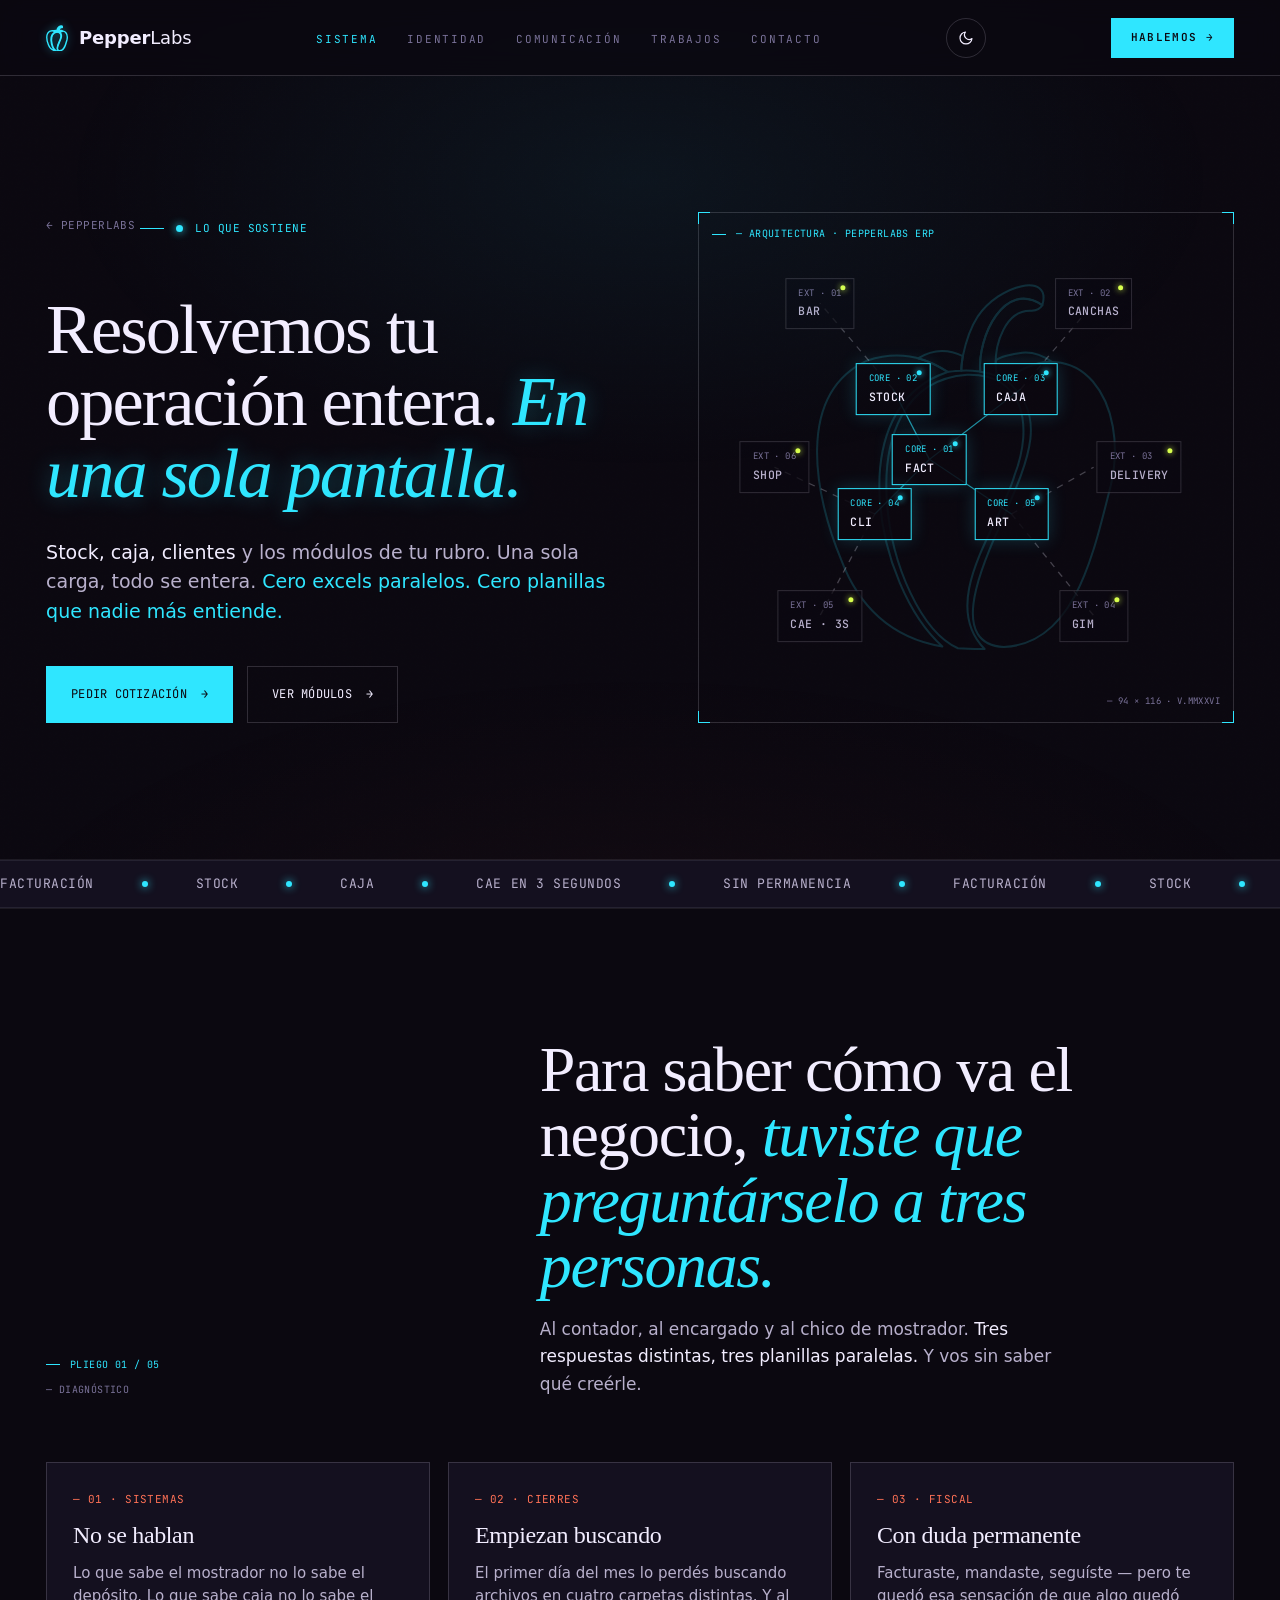
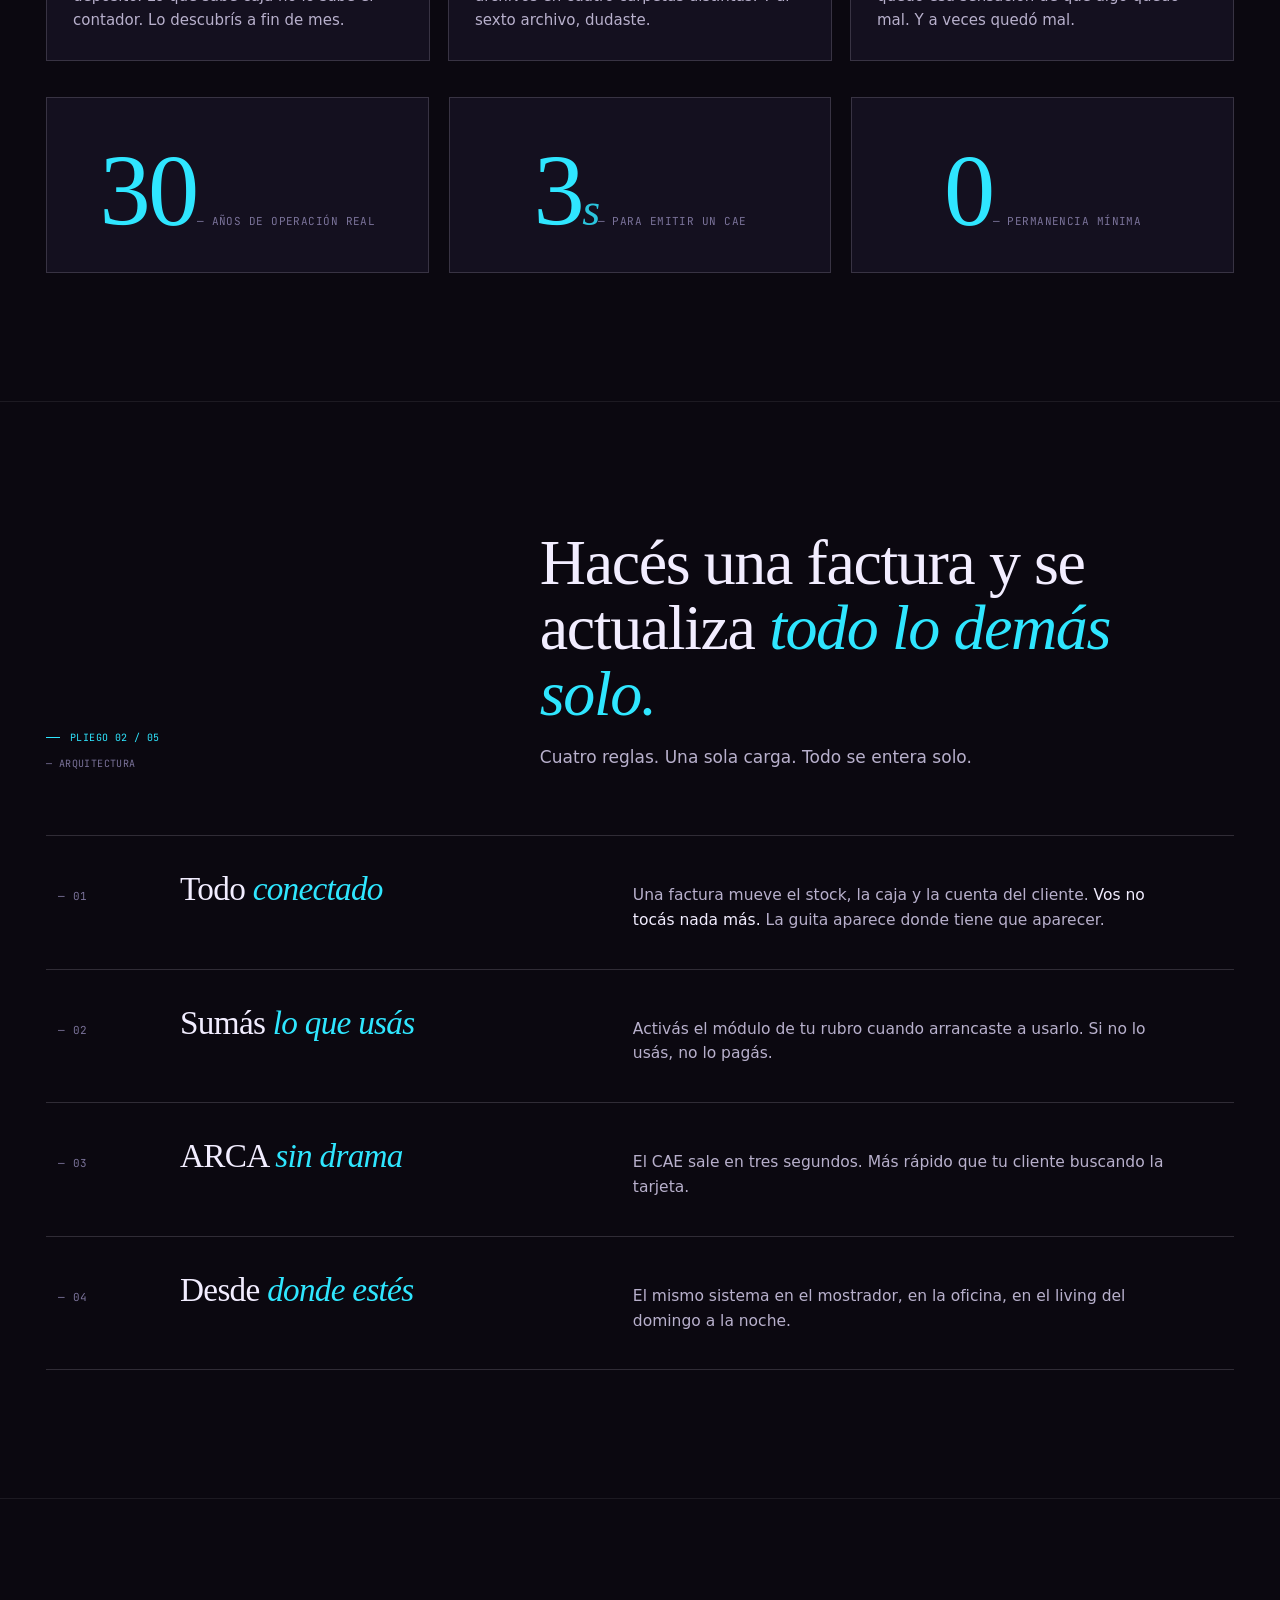
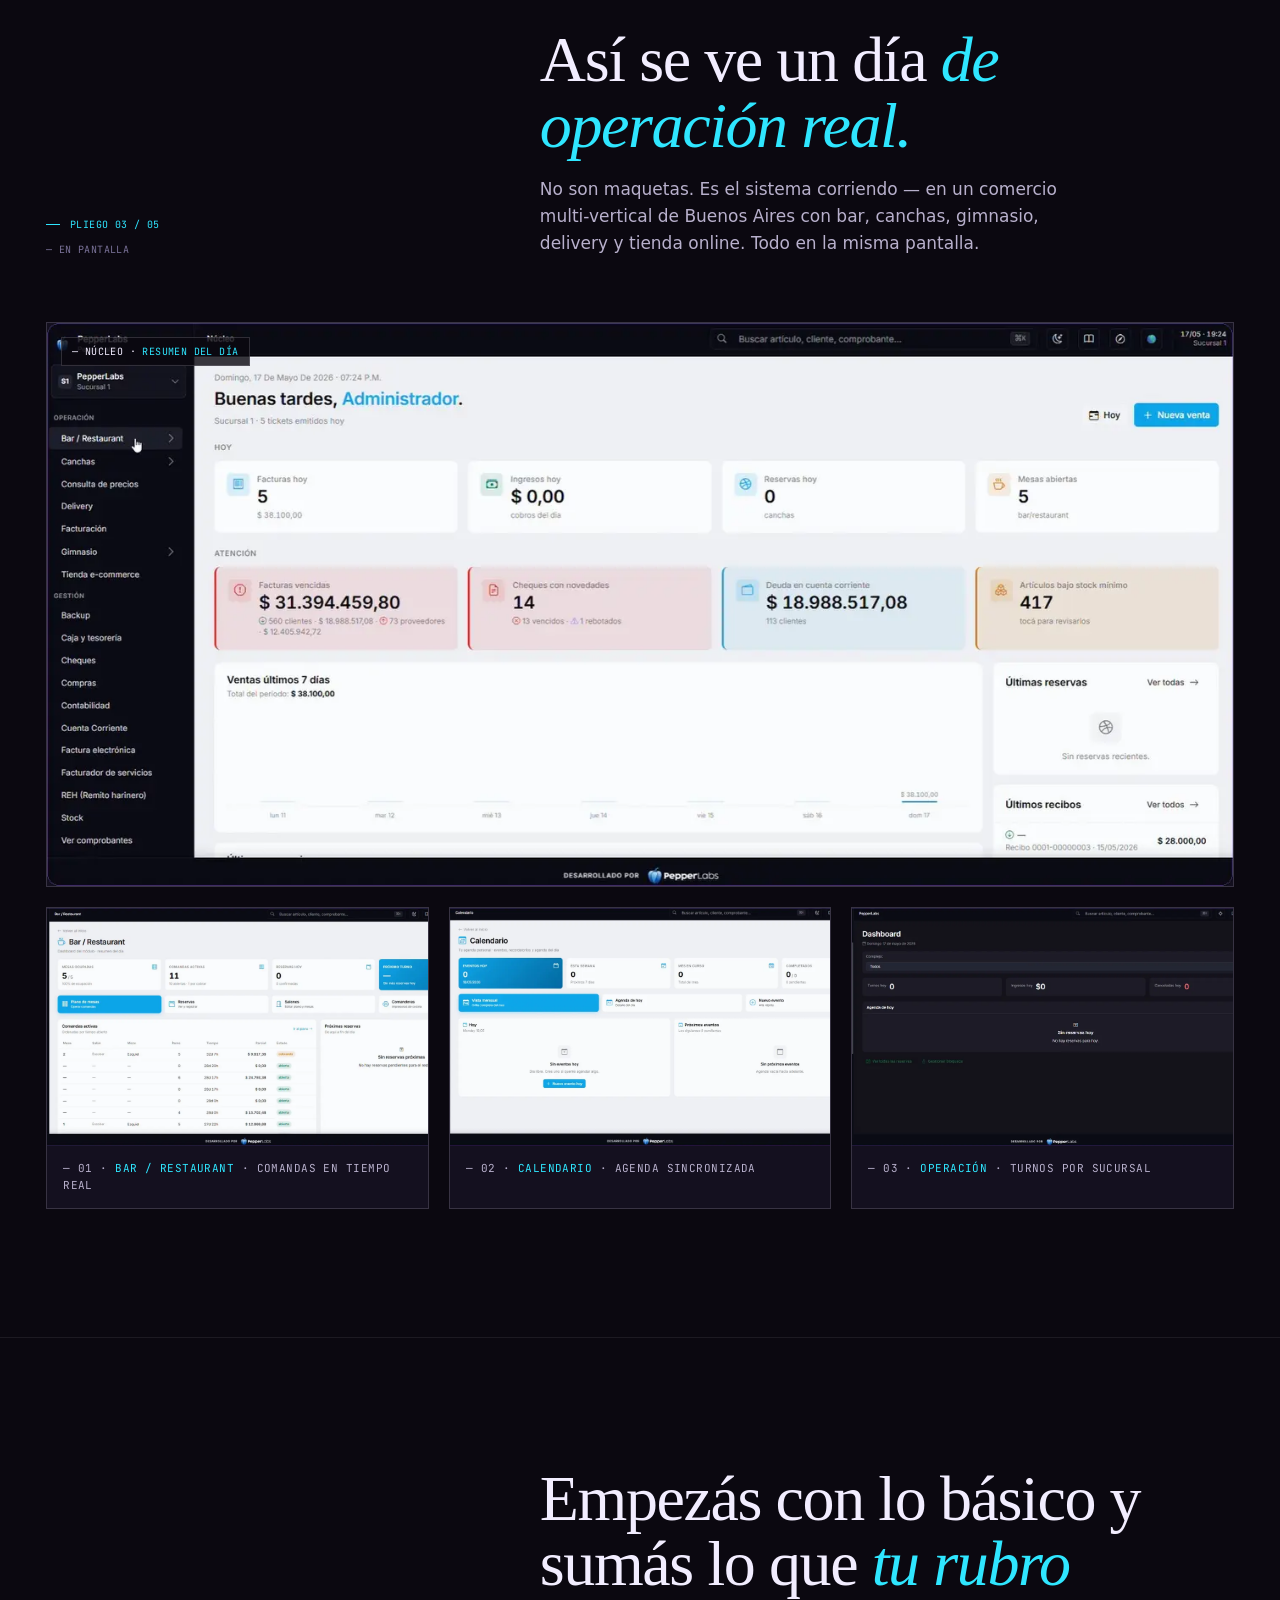
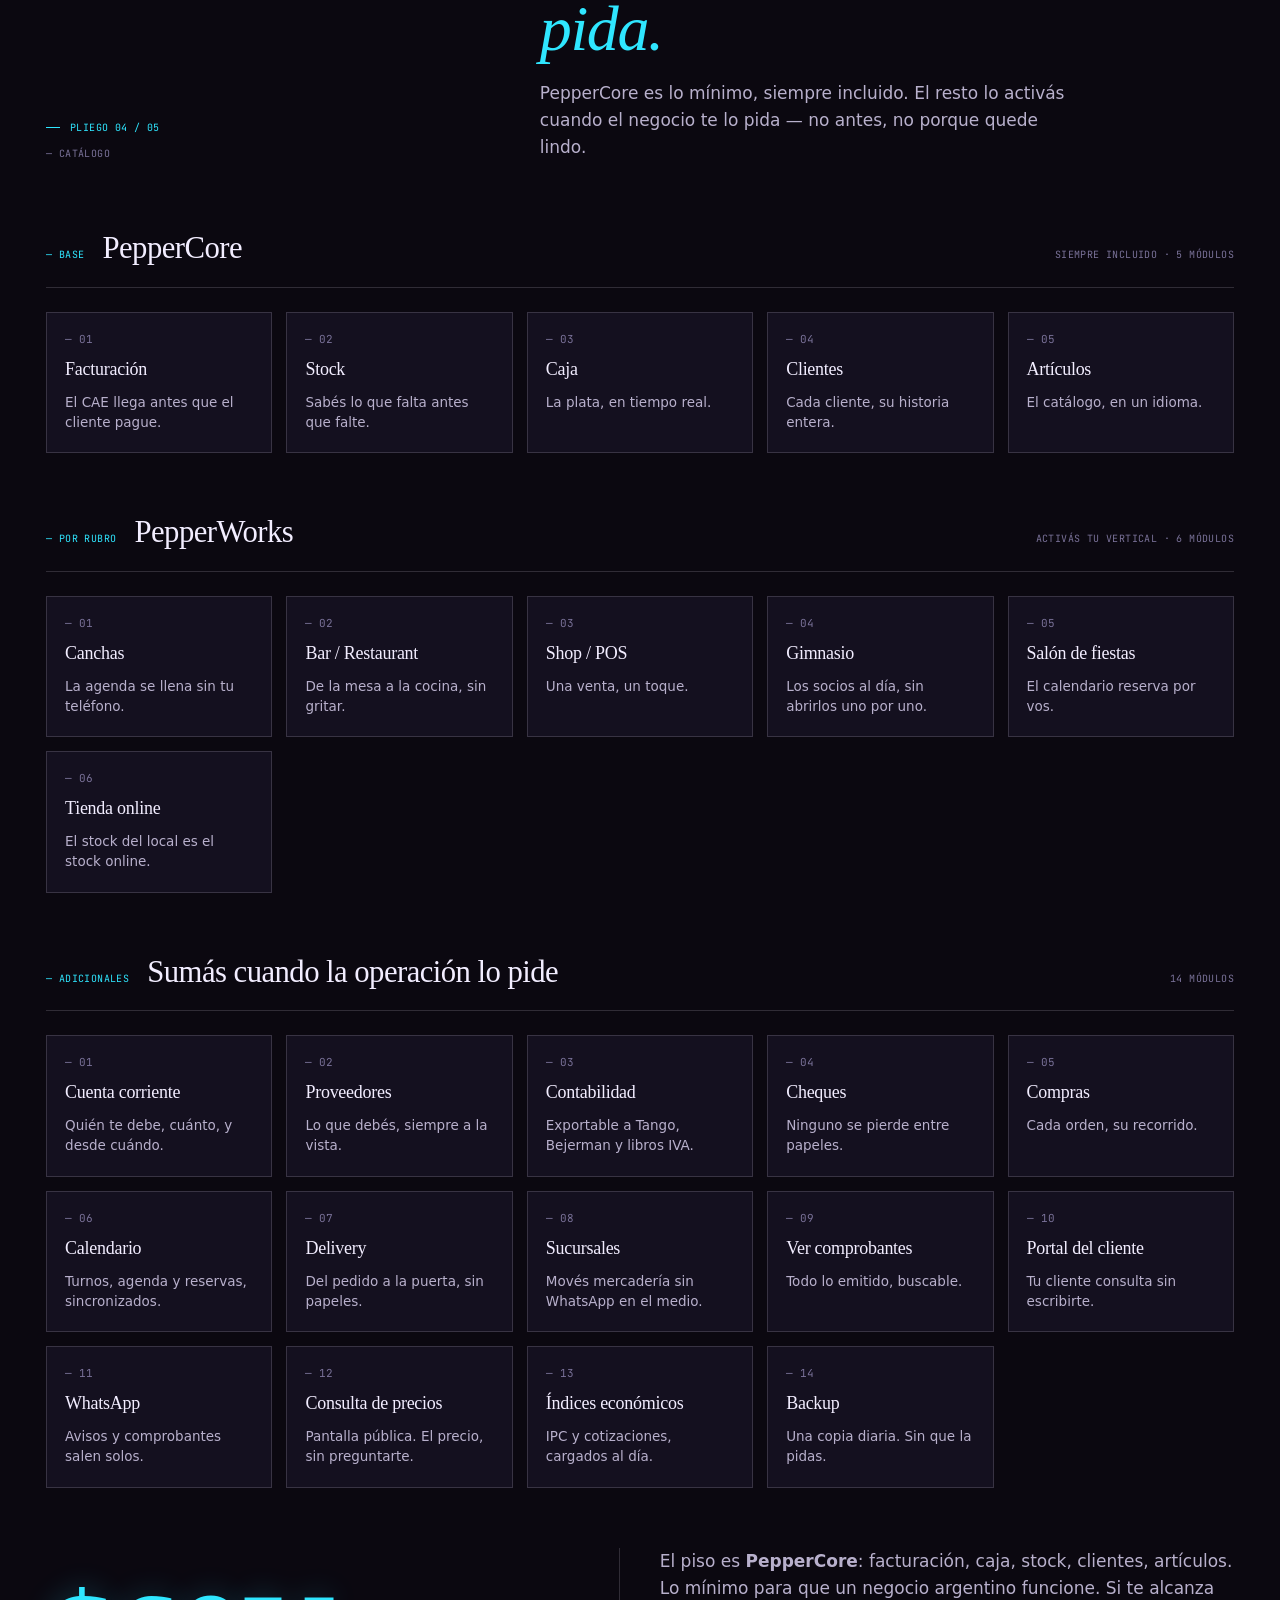
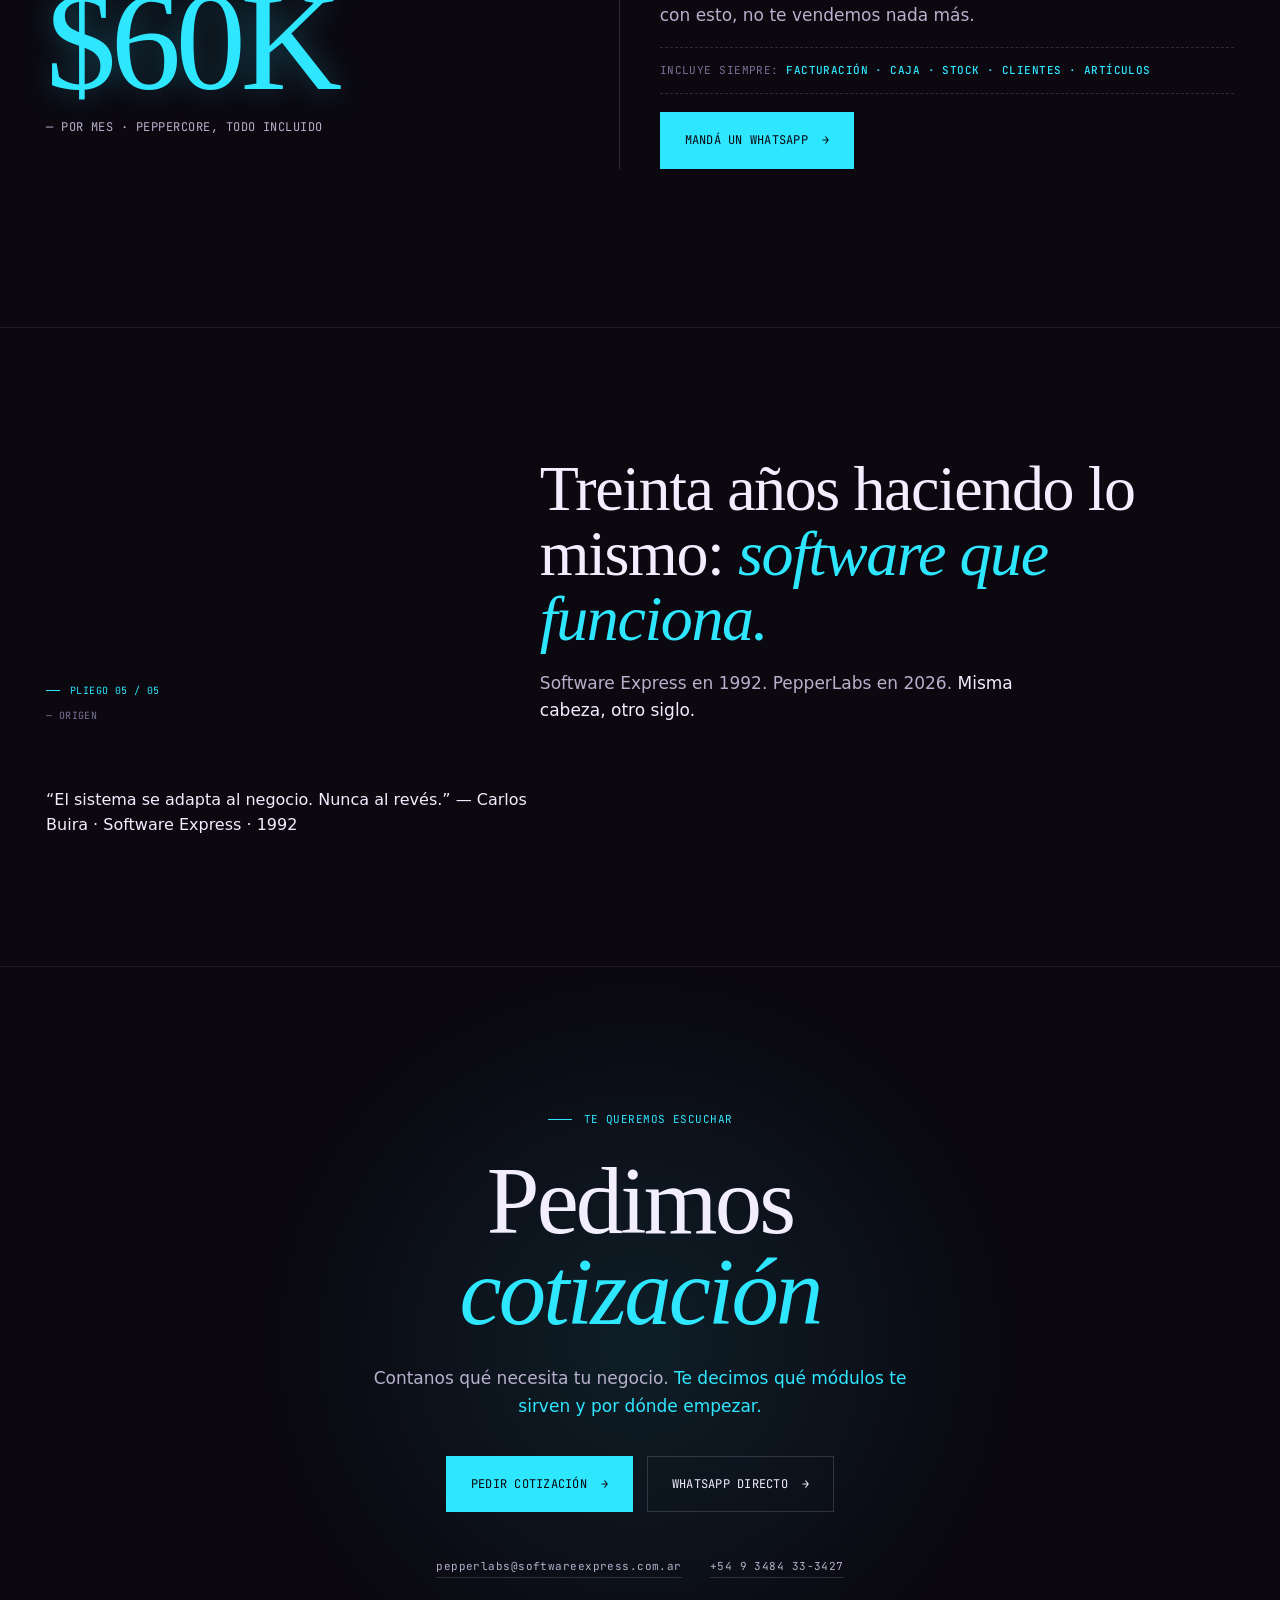
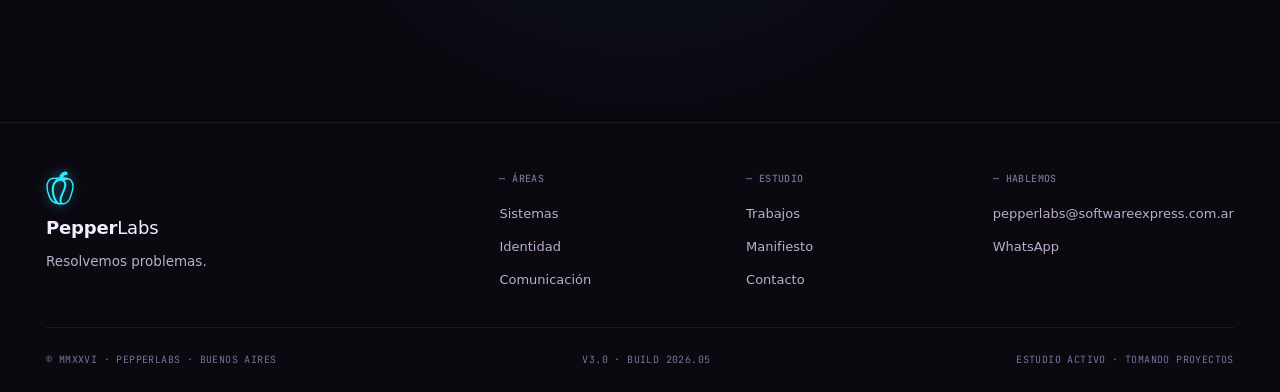
<file: sistema.html>
<!DOCTYPE html>
<html lang="es">
<head>
<meta charset="UTF-8">
<meta name="viewport" content="width=device-width, initial-scale=1.0">
<title>PepperLabs | Resolvemos problemas</title>
<meta name="description" content="Sistema a medida para tu negocio. Facturación, stock, caja, clientes y los módulos de tu rubro — todo conectado.">
<link rel="icon" type="image/png" sizes="32x32" href="favicon32.png">
<link rel="icon" type="image/png" sizes="192x192" href="favicon192.png">
<link rel="apple-touch-icon" sizes="180x180" href="apple-touch-icon.png">
<link rel="shortcut icon" href="favicon.ico">

<link rel="preconnect" href="https://api.fontshare.com">
<link rel="preconnect" href="https://cdn.fontshare.com" crossorigin>
<link rel="preconnect" href="https://fonts.gstatic.com" crossorigin>
<link href="https://api.fontshare.com/v2/css?f[]=switzer@400,500,600,700&f[]=boska@400,500,600,700&display=swap" rel="stylesheet">
<link href="https://fonts.googleapis.com/css2?family=JetBrains+Mono:wght@400;500&display=swap" rel="stylesheet">

<link rel="stylesheet" href="pepperlabs.css">

<style>
/* ── Sistema hero ──────────────────────────────────────────── */

.hero-sis{
  position:relative;
  min-height:calc(100vh - 116px);
  padding: 60px var(--pad);
  overflow:hidden;
  border-bottom:1px solid var(--rule);
  display:flex; flex-direction:column; justify-content:center;
}

/* Page meta strip at top */
.hero-sis .meta-strip{
  display:grid;
  grid-template-columns: 1fr 1fr 1fr 1fr 1fr;
  gap:24px;
  font-family:var(--mono); font-size:10px;
  letter-spacing:0.04em; text-transform:uppercase;
  padding-bottom:18px; border-bottom:1px solid var(--rule);
  margin-bottom:50px;
}
.hero-sis .meta-strip .l{ display:block; color:var(--dim); margin-bottom:6px; }
.hero-sis .meta-strip .v{ color:var(--ink); }
.hero-sis .meta-strip .v em{ font-style:normal; color:var(--cyan); }
@media (max-width:780px){
  .hero-sis .meta-strip{ grid-template-columns:1fr 1fr; gap:18px 24px; margin-bottom:40px; }
}

.hero-sis-inner{
  display:grid;
  grid-template-columns: 1.4fr 1fr;
  gap:60px;
  align-items:center;
  width:100%;
}
@media (max-width:1100px){ .hero-sis-inner{ grid-template-columns:1fr; gap:48px; } }
@media (max-width:780px){ .arch{ display:none; } .hero-sis-inner{ gap:0; } }

.hero-sis-left{ position:relative; z-index:5; }
.hero-sis-left .back{
  display:inline-flex; align-items:center; gap:8px;
  font-family:var(--mono); font-size:11px; letter-spacing:0.04em;
  text-transform:uppercase; color:var(--dim);
  margin-bottom:36px;
  transition:color .2s, gap .2s;
}
.hero-sis-left .back:hover{ color:var(--cyan); gap:14px; }

.hero-sis-left h1{
  font-family:var(--serif); font-weight:500;
  font-size:clamp(36px, 5.5vw, 80px);
  line-height:1.02; letter-spacing:-0.028em;
  color:var(--ink); margin: 24px 0 28px;
  max-width:16ch;
}
.hero-sis-left h1 em{
  font-style:italic; color:var(--cyan);
  text-shadow:0 0 22px rgba(47,230,255,0.3);
}
.hero-sis-left h1 .dot{
  display:inline-block; width:0.14em; height:0.14em;
  background:var(--cyan); border-radius:50%;
  margin-left:0.04em; vertical-align:0.18em;
  box-shadow:0 0 18px var(--cyan);
}
.hero-sis-left .lead{
  font-size:19px; line-height:1.55;
  color:var(--ink-2); max-width:50ch;
  margin-bottom:40px;
}
.hero-sis-left .lead strong{ color:var(--ink); font-weight:500; }
.hero-sis-left .lead em{ font-style:normal; color:var(--cyan); }
.hero-sis-left .ctas{ display:flex; gap:14px; flex-wrap:wrap; }
.hero-sis-left .ctas .btn--p{ background:var(--cyan); border-color:var(--cyan); }
.hero-sis-left .ctas .btn--p:hover{ box-shadow:0 0 28px rgba(47,230,255,0.35); }
.hero-sis-left .ctas .btn--g:hover{ border-color:var(--cyan); color:var(--cyan); }

/* The architecture diagram (right) */
.arch{
  position:relative;
  aspect-ratio: 1.05 / 1;
  width:100%;
  max-width:640px;
  margin-left:auto;
  align-self:stretch;
}
.arch-frame{
  position:absolute; inset:0;
  border:1px solid var(--rule-2);
}
.arch-frame::before, .arch-frame::after,
.arch-frame > i:nth-child(1), .arch-frame > i:nth-child(2){
  content:""; position:absolute; width:12px; height:12px;
  border:1px solid var(--cyan);
}
.arch-frame::before{ top:-1px; left:-1px; border-right:none; border-bottom:none; }
.arch-frame::after{ top:-1px; right:-1px; border-left:none; border-bottom:none; }
.arch-frame > i:nth-child(1){ bottom:-1px; left:-1px; border-right:none; border-top:none; }
.arch-frame > i:nth-child(2){ bottom:-1px; right:-1px; border-left:none; border-top:none; }

.arch-label{
  position:absolute; top:14px; left:14px;
  font-family:var(--mono); font-size:10px;
  letter-spacing:0.04em; text-transform:uppercase;
  color:var(--cyan);
  display:flex; gap:10px;
}
.arch-label::before{
  content:""; width:14px; height:1px; background:var(--cyan);
  align-self:center;
}
.arch-spec{
  position:absolute; bottom:14px; right:14px;
  font-family:var(--mono); font-size:9px;
  letter-spacing:0.04em; text-transform:uppercase;
  color:var(--dim);
}
.arch-stage{
  position:absolute; inset:60px 40px 60px 40px;
}

/* Pepper outline (silhouette as faint frame) */
.arch-pep{
  position:absolute; inset:0;
  width:100%; height:100%;
}
.arch-pep svg{
  width:100%; height:100%;
  fill:none; stroke:var(--cyan); stroke-width:0.6;
  stroke-linejoin:round; opacity:0.16;
  filter:drop-shadow(0 0 12px rgba(47,230,255,0.2));
}

/* The actual architecture overlay */
.arch-diag{
  position:absolute; inset:0;
}
.arch-diag svg{
  width:100%; height:100%; overflow:visible;
}
.arch-diag .grid line{ stroke:var(--rule); stroke-width:0.4; }

/* Nodes (boxes) */
.node{
  position:absolute;
  border:1px solid var(--cyan);
  background:rgba(11,8,16,0.85);
  padding:8px 12px;
  font-family:var(--mono); font-size:10px;
  letter-spacing:0.04em; text-transform:uppercase;
  display:flex; flex-direction:column; gap:2px;
  color:var(--cyan);
  box-shadow:0 0 18px rgba(47,230,255,0.18);
  transition: transform .25s var(--ease);
}
.node .nm{ color:var(--ink); font-weight:500; font-size:11.5px; }
.node .id{ color:var(--cyan); font-size:9px; }
.node:hover{ transform:scale(1.05); }

/* Center cluster (PepperCore) */
.node.n-fact{ top:48%; left:42%; transform:translate(-50%,-50%); }
.node.n-stock{ top:30%; left:34%; transform:translate(-50%,-50%); }
.node.n-caja{ top:30%; left:62%; transform:translate(-50%,-50%); }
.node.n-cli{ top:62%; left:30%; transform:translate(-50%,-50%); }
.node.n-art{ top:62%; left:60%; transform:translate(-50%,-50%); }

.node:hover{ transform:translate(-50%,-50%) scale(1.06); }

/* Outer extensions */
.node.ext{
  background:rgba(11,8,16,0.7);
  border-color:var(--rule-2);
  color:var(--ink-2);
  box-shadow:none;
}
.node.ext .id{ color:var(--dim); }
.node.ext .nm{ color:var(--ink-2); }
.node.ext:hover{ border-color:var(--cyan); color:var(--cyan); }

.node.e-bar{ top:8%; left:18%; transform:translate(-50%,-50%); }
.node.e-canchas{ top:8%; left:78%; transform:translate(-50%,-50%); }
.node.e-delivery{ top:50%; left:88%; transform:translate(-50%,-50%); }
.node.e-stock2{ top:88%; left:78%; transform:translate(-50%,-50%); }
.node.e-cae{ top:88%; left:18%; transform:translate(-50%,-50%); }
.node.e-shop{ top:50%; left:8%; transform:translate(-50%,-50%); }

/* Status dot at top-right of node */
.node .led{
  position:absolute; top:6px; right:8px;
  width:5px; height:5px; border-radius:50%;
  background:var(--cyan); box-shadow:0 0 6px var(--cyan);
  animation: pl-pulse 2.4s ease-in-out infinite;
}
.node.ext .led{ background:var(--lime); box-shadow:0 0 6px var(--lime); animation-delay:.6s; }

@media (max-width:1100px){
  .arch{ aspect-ratio: 1.2/1; }
  .node{ font-size:8.5px; padding:6px 9px; }
  .node .nm{ font-size:10px; }
}
@media (max-width:780px){
  .arch{ aspect-ratio: 1.2/1; }
  .node{ font-size:7.5px; padding:5px 7px; }
  .node .nm{ font-size:9px; }
  .arch-stage{ inset:34px 20px; }
}

/* Tape under hero */
.tape{
  border-top:1px solid var(--rule);
  border-bottom:1px solid var(--rule);
  overflow:hidden;
  padding:13px 0;
  background:var(--bg-2);
  position:relative; z-index:5;
}
.tape-track{
  display:flex; width:max-content;
  animation: tape 42s linear infinite;
  gap:48px;
}
.tape-item{
  font-family:var(--mono); font-size:13px;
  letter-spacing:0.04em; text-transform:uppercase;
  color:var(--ink-2);
  display:inline-flex; align-items:center; gap:48px;
  white-space:nowrap;
}
.tape-item::after{
  content:""; width:6px; height:6px; border-radius:50%;
  background:var(--cyan); box-shadow:0 0 8px var(--cyan);
}
@keyframes tape{ to{ transform:translateX(-50%); } }

/* Generic page section spacing tweaks */
.sec.sis{ position:relative; z-index:5; --ac: var(--cyan); }
.sec.sis .sec-head-l .pliego{ color:var(--cyan); }
.sec.sis .h-section em{ color:var(--cyan); }

/* Diagnóstico cards */
.diag-grid{
  display:grid;
  grid-template-columns: repeat(3, 1fr);
  gap:18px;
}
@media (max-width:900px){ .diag-grid{ grid-template-columns:1fr; } }
.diag-card{
  background:var(--bg-2);
  border:1px solid var(--rule-2);
  padding:28px 26px;
  display:flex; flex-direction:column; gap:14px;
  position:relative;
  transition:border-color .25s, transform .25s var(--ease);
}
.diag-card:hover{ border-color:var(--rule-2); transform:translateY(-3px); border-color:color-mix(in srgb, var(--warm) 30%, var(--rule-2)); }
.diag-card .lab{
  font-family:var(--mono); font-size:11px;
  letter-spacing:0.04em; text-transform:uppercase;
  color:var(--warm);
}
.diag-card .t{
  font-family:var(--serif); font-weight:500;
  font-size:24px; letter-spacing:-0.015em;
  line-height:1.1; color:var(--ink);
}
.diag-card .d{
  font-size:15px; color:var(--ink-2); line-height:1.55;
}

/* Stats */
.stats{
  display:grid;
  grid-template-columns: repeat(3,1fr);
  gap:20px;
  margin-top:36px;
}
@media (max-width:780px){ .stats{ grid-template-columns:1fr; } }
.stat{
  padding:48px 28px 36px;
  border:1px solid var(--rule-2);
  text-align:center;
  background:var(--bg-2);
  position:relative;
}
.stat .n{
  font-family:var(--serif); font-weight:500;
  font-size:clamp(56px, 8vw, 116px);
  line-height:0.88; letter-spacing:-0.025em;
  color:var(--cyan);
}
.stat .n em{ font-style:italic; font-size:.45em; opacity:.85; }
.stat .l{
  font-family:var(--mono); font-size:11px;
  letter-spacing:0.04em; text-transform:uppercase;
  color:var(--dim); margin-top:14px;
}

/* Screens — featured + grid */
.screens-feature{
  position:relative;
  border:1px solid var(--rule-2);
  background:var(--bg-2);
  margin-bottom:20px;
  overflow:hidden;
}
.screens-feature img{
  width:100%; display:block;
}
.screens-feature .tag{
  position:absolute; top:14px; left:14px;
  font-family:var(--mono); font-size:10px;
  letter-spacing:0.04em; text-transform:uppercase;
  color:var(--ink); padding:6px 10px;
  background:rgba(11,8,16,0.8); border:1px solid var(--rule-2);
}
.screens-feature .tag em{ color:var(--cyan); font-style:normal; }

.screens-grid{
  display:grid; grid-template-columns:repeat(3,1fr); gap:20px;
}
@media (max-width:900px){ .screens-grid{ grid-template-columns:1fr; } }
.screen-card{
  position:relative; overflow:hidden;
  border:1px solid var(--rule-2);
  background:var(--bg-2);
  transition:border-color .25s, transform .25s var(--ease);
}
.screen-card:hover{ border-color:var(--cyan); transform:translateY(-3px); }
.screen-card img{ width:100%; display:block; aspect-ratio:16/10; object-fit:cover; object-position:top; }
.screen-card .label{
  padding:14px 16px;
  font-family:var(--mono); font-size:11px;
  letter-spacing:0.04em; text-transform:uppercase;
  color:var(--ink-2);
}
.screen-card .label em{ color:var(--cyan); font-style:normal; }

/* Module catalogue */
.cat-head{
  display:flex; align-items:baseline;
  gap:18px; flex-wrap:wrap;
  margin: 56px 0 24px;
  padding-bottom:14px;
  border-bottom:1px solid var(--rule-2);
}
.cat-head:first-of-type{ margin-top:0; }
.cat-tag{
  font-family:var(--mono); font-size:10px;
  letter-spacing:0.04em; text-transform:uppercase;
  color:var(--cyan);
}
.cat-name{
  font-family:var(--serif); font-weight:500;
  font-size:clamp(22px, 2.4vw, 32px);
  letter-spacing:-0.018em; color:var(--ink);
}
.cat-meta{
  margin-left:auto;
  font-family:var(--mono); font-size:10px;
  letter-spacing:0.04em; text-transform:uppercase;
  color:var(--dim);
}

.modgrid{
  display:grid;
  grid-template-columns: repeat(auto-fill, minmax(220px, 1fr));
  gap:14px;
}
.modcard{
  padding:18px 18px 20px;
  border:1px solid var(--rule-2);
  background:var(--bg-2);
  display:flex; flex-direction:column; gap:8px;
  transition:border-color .25s, transform .25s var(--ease);
  position:relative;
}
.modcard:hover{ border-color:var(--cyan); transform:translateY(-3px); }
.modcard:hover .modcard-n{ color:var(--cyan); }
.modcard-n{
  font-family:var(--mono); font-size:11px;
  color:var(--dim); transition:color .25s;
}
.modcard-name{
  font-family:var(--serif); font-weight:500;
  font-size:18px; letter-spacing:-0.015em;
  color:var(--ink);
}
.modcard-d{
  font-size:13.5px; color:var(--ink-2); line-height:1.5;
}

/* Plan / price */
.plan{
  display:grid;
  grid-template-columns: 1fr 1.2fr;
  gap:60px;
  align-items:center;
  padding:60px 0 30px;
}
@media (max-width:900px){ .plan{ grid-template-columns:1fr; gap:40px; } }
.plan-tag{
  text-align:left;
}
.plan-n{
  font-family:var(--serif); font-weight:500;
  font-size:clamp(72px, 11vw, 180px);
  line-height:0.88; letter-spacing:-0.04em;
  color:var(--cyan);
  text-shadow:0 0 30px rgba(47,230,255,0.3);
}
.plan-per{
  font-family:var(--mono); font-size:12px;
  letter-spacing:0.04em; text-transform:uppercase;
  color:var(--ink-2); margin-top:14px;
}
.plan-body{
  display:flex; flex-direction:column; gap:18px;
  border-left:1px solid var(--rule-2);
  padding-left:40px;
}
@media (max-width:900px){
  .plan-body{ border-left:none; padding-left:0; padding-top:24px; border-top:1px solid var(--rule-2); }
}
.plan-body p{
  font-size:17px; color:var(--ink-2); line-height:1.6;
}
.plan-body .inc{
  font-family:var(--mono); font-size:11px;
  letter-spacing:0.04em; text-transform:uppercase;
  color:var(--dim); padding:14px 0;
  border-top:1px dashed var(--rule-2);
  border-bottom:1px dashed var(--rule-2);
}
.plan-body .inc strong{ color:var(--cyan); font-weight:500; }
.plan-body .btn--p{ background:var(--cyan); border-color:var(--cyan); width:fit-content; }
.plan-body .btn--p:hover{ box-shadow:0 0 28px rgba(47,230,255,0.35); }

/* Origin (Software Express) — mirror home studio block */
.origin{
  display:grid;
  grid-template-columns: 1fr 1.2fr;
  gap:80px;
  align-items:start;
}
@media (max-width:900px){ .origin{ grid-template-columns:1fr; gap:40px; } }
.origin-l .since{
  display:flex; align-items:baseline; gap:14px;
  padding-top:24px; border-top:1px solid var(--rule-2);
}
.origin-l .year{
  font-family:var(--serif); font-weight:500;
  font-size:42px; letter-spacing:-0.02em; color:var(--cyan);
  font-variant-numeric: tabular-nums;
}
.origin-l .label{
  font-family:var(--mono); font-size:11px;
  letter-spacing:0.04em; text-transform:uppercase;
  color:var(--dim); line-height:1.4;
}
.origin-l .label strong{ color:var(--ink); font-weight:500; display:block; }
.origin-r p{
  font-size:17px; line-height:1.7; color:var(--ink-2); margin-bottom:20px;
}
.origin-r p strong{ color:var(--ink); font-weight:500; }
.origin-r p em{ color:var(--cyan); font-style:normal; }
.origin-r .quote{
  margin-top:32px;
  padding:22px 0 22px 24px;
  border-left:2px solid var(--cyan);
  font-family:var(--serif); font-style:italic;
  font-size:22px; line-height:1.35; color:var(--ink);
}
.origin-r .quote .att{
  display:block; margin-top:14px;
  font-family:var(--mono); font-style:normal;
  font-size:11px; letter-spacing:0.04em;
  text-transform:uppercase; color:var(--dim);
}

/* End block override for lime */
.end.sis::before{
  background:radial-gradient(circle, rgba(47,230,255,0.10) 0%, transparent 60%);
}
.end.sis .h-page em{ color:var(--cyan); }
.end.sis .h-page .dot{ background:var(--cyan); box-shadow:0 0 22px var(--cyan); }
.end.sis .end-ctas .btn--p{ background:var(--cyan); border-color:var(--cyan); color:var(--bg); }
.end.sis .end-ctas .btn--p:hover{ box-shadow:0 0 28px rgba(47,230,255,0.35); }
.end.sis .end-ctas .btn--g:hover{ border-color:var(--cyan); color:var(--cyan); }
.end.sis .end-channels a:hover{ color:var(--cyan); border-color:var(--cyan); }

</style>
<script>(function(){try{var t=localStorage.getItem('pl-theme');if(t==='light')document.documentElement.setAttribute('data-theme','light');}catch(e){}})();</script>
</head>
<body>

<!-- Pepper symbol -->
<svg width="0" height="0" aria-hidden="true" style="position:absolute">
  <symbol id="pep-out" viewBox="0 0 94.93 115.91">
    <path d="M18.24,26.26c-21.75,9.99-15.6,40.67-7.74,59.37,5.01,13.37,14.76,23.09,29.96,25.54-19.9-17.81-30.14-71.07,1.56-81.5-7.13-4.78-15.41-6.25-23.79-3.41Z"/>
    <path d="M50.87,13.35c-2.22,3.4-3.53,7.84-4.33,11.61-.23,1.54-.46,2.76-.46,4.33,1.83-.23,3.93.05,5.63.28-.88-10.3,7.21-27.48,18.44-19.73,2.89-9.9-12.74-6.31-19.27,3.5h0Z"/>
    <path d="M46.08,29.31c0-1.58.22-2.79.46-4.33-4.42-2.17-9.14-1.96-13.27.64,3.09.88,5.98,2.24,8.76,4.06,1.44-.2,2.69-.39,4.05-.37h0Z"/>
    <path d="M47.84,30.5c-38.15,2.65-24.46,71.44-2.77,81.22,2.71.02,5.11.32,7.93.19-13.96-14.22,4.52-36.36,8.85-51.44,5.83-15.11,2.65-30.38-14.01-29.96Z"/>
    <path d="M56.59,26.07c-.09.09-.19.19-.28.19,0,1.56,0,2.92.28,4.52.92.37,1.84.74,2.67,1.2,4.28-3.15,9.48-5.49,13.83-5.25-3.2-2.25-6.04-3.04-8.94-2.77-3.25.36-6.72,1.39-7.56,2.12h0Z"/>
    <path d="M56.31,27.65c-.27-6.1,2.84-16.63,10.69-16.13,1.29-.13,2.44-.53,3.14-1.66-11.23-7.74-19.31,9.42-18.44,19.73,1.7.23,3.26.63,4.89,1.2-.2-1.11-.24-2.1-.28-3.14Z"/>
    <path d="M59.27,31.98c13.35,10.88,6.36,24.64-1.84,43.61-6.65,14.5-14.44,34.9,1.29,35.78,21.39-.99,26.66-28.4,31.71-47.85,5.85-24.92-9.56-47.25-31.16-31.53h0Z"/>
  </symbol>
</svg>

<nav class="nav">
  <a class="nav-logo" href="index.html"><svg class="nav-logo-mark" viewBox="0 0 94.93 115.91" aria-hidden="true"><use href="#pep-out"/></svg><span class="nav-logo-name">Pepper<em>Labs</em></span></a>
  <ul class="nav-links">
    <li><a href="sistema.html">Sistema</a></li>
    <li><a href="identidad.html">Identidad</a></li>
    <li><a href="comunicacion.html">Comunicación</a></li>
    <li><a href="trabajos.html">Trabajos</a></li>
    <li><a href="contacto.html">Contacto</a></li>
  </ul>
  <button type="button" class="theme-toggle" aria-label="Cambiar tema"><svg class="icon-sun" viewBox="0 0 24 24" fill="none" stroke="currentColor" stroke-width="1.8" stroke-linecap="round"><circle cx="12" cy="12" r="4"/><path d="M12 2v2M12 20v2M4.93 4.93l1.41 1.41M17.66 17.66l1.41 1.41M2 12h2M20 12h2M4.93 19.07l1.41-1.41M17.66 6.34l1.41-1.41"/></svg><svg class="icon-moon" viewBox="0 0 24 24" fill="none" stroke="currentColor" stroke-width="1.8" stroke-linecap="round" stroke-linejoin="round"><path d="M21 12.79A9 9 0 1 1 11.21 3 7 7 0 0 0 21 12.79z"/></svg></button>
  <a href="contacto.html" class="nav-cta">Hablemos &rarr;</a>
  <button type="button" class="nav-hamburger" id="navHamb" aria-label="Abrir menú" aria-expanded="false"><svg viewBox="0 0 24 24" fill="none" stroke="currentColor" stroke-width="2" stroke-linecap="round"><line x1="3" y1="6" x2="21" y2="6"/><line x1="3" y1="12" x2="21" y2="12"/><line x1="3" y1="18" x2="21" y2="18"/></svg></button>
</nav>

<div class="mobile-menu" id="mobileMenu" aria-hidden="true">
  <div class="mobile-menu-head">
    <a href="index.html" class="nav-logo" style="text-decoration:none"><svg class="nav-logo-mark" viewBox="0 0 94.93 115.91" aria-hidden="true"><use href="#pep-out"/></svg><span class="nav-logo-name">Pepper<em>Labs</em></span></a>
    <button class="mobile-menu-close" id="menuClose" aria-label="Cerrar menú">Cerrar &times;</button>
  </div>
  <ul>
    <li><a href="sistema.html" data-n="01">Sistema</a></li>
    <li><a href="identidad.html" data-n="02">Identidad</a></li>
    <li><a href="comunicacion.html" data-n="03">Comunicación</a></li>
    <li><a href="trabajos.html" data-n="04">Trabajos</a></li>
    <li><a href="contacto.html" data-n="05">Contacto</a></li>
  </ul>
  <a href="contacto.html" class="mm-cta">Hablemos &rarr;</a>
</div>

<!-- ── HERO ────────────────────────────────────────────── -->
<header class="hero-sis" id="top">

  <div class="meta-strip">
    <div><span class="l">— Página</span><span class="v">Sistemas y operación</span></div>
    <div><span class="l">— Área</span><span class="v"><em>03 / lo que sostiene</em></span></div>
    <div><span class="l">— Práctica</span><span class="v">ERP · Software a medida</span></div>
    <div><span class="l">— Linaje</span><span class="v">Software Express · 1992</span></div>
    <div><span class="l">— Versión</span><span class="v">v.MMXXVI · activa</span></div>
  </div>

  <div class="hero-sis-inner">

    <div class="hero-sis-left">
      <a href="index.html" class="back">← PepperLabs</a>
      <span class="eyebrow" style="color:var(--cyan)"><span style="background:var(--cyan); box-shadow:0 0 8px var(--cyan); width:7px; height:7px; border-radius:50%; display:inline-block; animation:pl-pulse 2.4s ease-in-out infinite;"></span>Lo que sostiene</span>
      <h1>Resolvemos tu operación entera. <em>En una sola pantalla.</em></h1>
      <p class="lead"><strong>Stock, caja, clientes</strong> y los módulos de tu rubro. Una sola carga, todo se entera. <em>Cero excels paralelos. Cero planillas que nadie más entiende.</em></p>
      <div class="ctas">
        <a href="contacto.html" class="btn btn--p">Pedir cotización <span class="ar">→</span></a>
        <a href="#catalogo" class="btn btn--g">Ver módulos <span class="ar">→</span></a>
      </div>
    </div>

    <!-- Architecture diagram -->
    <div class="arch" aria-hidden="true">
      <div class="arch-frame"><i></i><i></i></div>
      <span class="arch-label">— Arquitectura · PepperLabs ERP</span>
      <span class="arch-spec">— 94 × 116 · v.MMXXVI</span>

      <div class="arch-stage">

        <!-- Faint pepper silhouette behind -->
        <div class="arch-pep">
          <svg viewBox="0 0 94.93 115.91" preserveAspectRatio="xMidYMid meet">
            <use href="#pep-out"/>
          </svg>
        </div>

        <!-- Connection lines (SVG layer) -->
        <div class="arch-diag">
          <svg viewBox="0 0 100 100" preserveAspectRatio="none">
            <!-- Lines from FACT (center) to PepperCore neighbors -->
            <g stroke="rgb(47,230,255)" stroke-width="0.3" fill="none" opacity="0.6">
              <line x1="42" y1="48" x2="34" y2="30"/>
              <line x1="42" y1="48" x2="62" y2="30"/>
              <line x1="42" y1="48" x2="30" y2="62"/>
              <line x1="42" y1="48" x2="60" y2="62"/>
            </g>
            <!-- Lines to extensions (dashed) -->
            <g stroke="rgba(242,237,255,0.25)" stroke-width="0.3" fill="none" stroke-dasharray="1.5 1.5">
              <line x1="34" y1="30" x2="18" y2="8"/>
              <line x1="62" y1="30" x2="78" y2="8"/>
              <line x1="60" y1="62" x2="78" y2="50"/>
              <line x1="60" y1="62" x2="78" y2="88"/>
              <line x1="30" y1="62" x2="18" y2="88"/>
              <line x1="30" y1="62" x2="8" y2="50"/>
            </g>
          </svg>
        </div>

        <!-- PepperCore (5 modules) -->
        <div class="node n-fact"><span class="led"></span><span class="id">CORE · 01</span><span class="nm">FACT</span></div>
        <div class="node n-stock"><span class="led"></span><span class="id">CORE · 02</span><span class="nm">STOCK</span></div>
        <div class="node n-caja"><span class="led"></span><span class="id">CORE · 03</span><span class="nm">CAJA</span></div>
        <div class="node n-cli"><span class="led"></span><span class="id">CORE · 04</span><span class="nm">CLI</span></div>
        <div class="node n-art"><span class="led"></span><span class="id">CORE · 05</span><span class="nm">ART</span></div>

        <!-- Extensions (PepperWorks) -->
        <div class="node ext e-bar"><span class="led"></span><span class="id">EXT · 01</span><span class="nm">BAR</span></div>
        <div class="node ext e-canchas"><span class="led"></span><span class="id">EXT · 02</span><span class="nm">CANCHAS</span></div>
        <div class="node ext e-delivery"><span class="led"></span><span class="id">EXT · 03</span><span class="nm">DELIVERY</span></div>
        <div class="node ext e-stock2"><span class="led"></span><span class="id">EXT · 04</span><span class="nm">GIM</span></div>
        <div class="node ext e-cae"><span class="led"></span><span class="id">EXT · 05</span><span class="nm">CAE · 3s</span></div>
        <div class="node ext e-shop"><span class="led"></span><span class="id">EXT · 06</span><span class="nm">SHOP</span></div>

      </div>
    </div>

  </div>
</header>

<!-- ── TAPE ─────────────────────────────────────────── -->
<div class="tape" aria-hidden="true">
  <div class="tape-track">
    <span class="tape-item">Facturación</span>
    <span class="tape-item">Stock</span>
    <span class="tape-item">Caja</span>
    <span class="tape-item">CAE en 3 segundos</span>
    <span class="tape-item">Sin permanencia</span>
    <span class="tape-item">Facturación</span>
    <span class="tape-item">Stock</span>
    <span class="tape-item">Caja</span>
    <span class="tape-item">CAE en 3 segundos</span>
    <span class="tape-item">Sin permanencia</span>
    <span class="tape-item">Facturación</span>
    <span class="tape-item">Stock</span>
    <span class="tape-item">Caja</span>
    <span class="tape-item">CAE en 3 segundos</span>
    <span class="tape-item">Sin permanencia</span>
  </div>
</div>

<main>

<!-- ── DIAGNÓSTICO ─────────────────────────────────────── -->
<section class="sec sis" id="diagnostico">
  <div class="wrap">
    <div class="sec-head">
      <div class="sec-head-l">
        <span class="pliego">Pliego 01 / 05</span>
        <span class="ix">— Diagnóstico</span>
      </div>
      <div class="sec-head-r">
        <h2 class="h-section">Para saber cómo va el negocio, <em>tuviste que preguntárselo a tres personas.</em></h2>
        <p class="lead">Al contador, al encargado y al chico de mostrador. <strong>Tres respuestas distintas, tres planillas paralelas.</strong> Y vos sin saber qué creérle.</p>
      </div>
    </div>

    <div class="diag-grid">
      <div class="diag-card">
        <span class="lab">— 01 · Sistemas</span>
        <h3 class="t">No se hablan</h3>
        <p class="d">Lo que sabe el mostrador no lo sabe el depósito. Lo que sabe caja no lo sabe el contador. Lo descubrís a fin de mes.</p>
      </div>
      <div class="diag-card">
        <span class="lab">— 02 · Cierres</span>
        <h3 class="t">Empiezan buscando</h3>
        <p class="d">El primer día del mes lo perdés buscando archivos en cuatro carpetas distintas. Y al sexto archivo, dudaste.</p>
      </div>
      <div class="diag-card">
        <span class="lab">— 03 · Fiscal</span>
        <h3 class="t">Con duda permanente</h3>
        <p class="d">Facturaste, mandaste, seguíste — pero te quedó esa sensación de que algo quedó mal. Y a veces quedó mal.</p>
      </div>
    </div>

    <div class="stats">
      <div class="stat"><span class="n">30</span><span class="l">— Años de operación real</span></div>
      <div class="stat"><span class="n">3<em>s</em></span><span class="l">— Para emitir un CAE</span></div>
      <div class="stat"><span class="n">0</span><span class="l">— Permanencia mínima</span></div>
    </div>
  </div>
</section>

<!-- ── ARQUITECTURA ───────────────────────────────────── -->
<section class="sec sis" id="arquitectura">
  <div class="wrap">
    <div class="sec-head">
      <div class="sec-head-l">
        <span class="pliego">Pliego 02 / 05</span>
        <span class="ix">— Arquitectura</span>
      </div>
      <div class="sec-head-r">
        <h2 class="h-section">Hacés una factura y se actualiza <em>todo lo demás solo.</em></h2>
        <p class="lead">Cuatro reglas. Una sola carga. Todo se entera solo.</p>
      </div>
    </div>

    <div class="row-list">
      <div class="row" style="--ac:var(--cyan)">
        <span class="row-num">— 01</span>
        <h3 class="row-name">Todo <em>conectado</em></h3>
        <p class="row-desc">Una factura mueve el stock, la caja y la cuenta del cliente. <strong>Vos no tocás nada más.</strong> La guita aparece donde tiene que aparecer.</p>
      </div>
      <div class="row" style="--ac:var(--cyan)">
        <span class="row-num">— 02</span>
        <h3 class="row-name">Sumás <em>lo que usás</em></h3>
        <p class="row-desc">Activás el módulo de tu rubro cuando arrancaste a usarlo. Si no lo usás, no lo pagás.</p>
      </div>
      <div class="row" style="--ac:var(--cyan)">
        <span class="row-num">— 03</span>
        <h3 class="row-name">ARCA <em>sin drama</em></h3>
        <p class="row-desc">El CAE sale en tres segundos. Más rápido que tu cliente buscando la tarjeta.</p>
      </div>
      <div class="row" style="--ac:var(--cyan)">
        <span class="row-num">— 04</span>
        <h3 class="row-name">Desde <em>donde estés</em></h3>
        <p class="row-desc">El mismo sistema en el mostrador, en la oficina, en el living del domingo a la noche.</p>
      </div>
    </div>
  </div>
</section>

<!-- ── EN PANTALLA ─────────────────────────────────────── -->
<section class="sec sis" id="en-pantalla">
  <div class="wrap">
    <div class="sec-head">
      <div class="sec-head-l">
        <span class="pliego">Pliego 03 / 05</span>
        <span class="ix">— En pantalla</span>
      </div>
      <div class="sec-head-r">
        <h2 class="h-section">Así se ve un día <em>de operación real.</em></h2>
        <p class="lead">No son maquetas. Es el sistema corriendo — en un comercio multi-vertical de Buenos Aires con bar, canchas, gimnasio, delivery y tienda online. Todo en la misma pantalla.</p>
      </div>
    </div>

    <div class="screens-feature">
      <span class="tag">— Núcleo · <em>Resumen del día</em></span>
      <img src="assets/work/admin-dashboard.webp" alt="Dashboard del Núcleo · facturas, ingresos, reservas, deuda, cheques y stock crítico del día">
    </div>

    <div class="screens-grid">
      <div class="screen-card">
        <img src="assets/work/admin-bar.webp" alt="Bar / Restaurant · comandas en tiempo real">
        <div class="label">— 01 · <em>Bar / Restaurant</em> · Comandas en tiempo real</div>
      </div>
      <div class="screen-card">
        <img src="assets/work/admin-calendario.webp" alt="Calendario · agenda sincronizada">
        <div class="label">— 02 · <em>Calendario</em> · Agenda sincronizada</div>
      </div>
      <div class="screen-card">
        <img src="assets/work/admin-resumen.webp" alt="Operación · turnos por sucursal">
        <div class="label">— 03 · <em>Operación</em> · Turnos por sucursal</div>
      </div>
    </div>
  </div>
</section>

<!-- ── CATÁLOGO ──────────────────────────────────────── -->
<section class="sec sis" id="catalogo">
  <div class="wrap">
    <div class="sec-head">
      <div class="sec-head-l">
        <span class="pliego">Pliego 04 / 05</span>
        <span class="ix">— Catálogo</span>
      </div>
      <div class="sec-head-r">
        <h2 class="h-section">Empezás con lo básico y sumás lo que <em>tu rubro pida.</em></h2>
        <p class="lead">PepperCore es lo mínimo, siempre incluido. El resto lo activás cuando el negocio te lo pida — no antes, no porque quede lindo.</p>
      </div>
    </div>

    <div class="cat-head">
      <span class="cat-tag">— Base</span>
      <h3 class="cat-name">PepperCore</h3>
      <span class="cat-meta">Siempre incluido · 5 módulos</span>
    </div>
    <div class="modgrid">
      <div class="modcard"><span class="modcard-n">— 01</span><span class="modcard-name">Facturación</span><span class="modcard-d">El CAE llega antes que el cliente pague.</span></div>
      <div class="modcard"><span class="modcard-n">— 02</span><span class="modcard-name">Stock</span><span class="modcard-d">Sabés lo que falta antes que falte.</span></div>
      <div class="modcard"><span class="modcard-n">— 03</span><span class="modcard-name">Caja</span><span class="modcard-d">La plata, en tiempo real.</span></div>
      <div class="modcard"><span class="modcard-n">— 04</span><span class="modcard-name">Clientes</span><span class="modcard-d">Cada cliente, su historia entera.</span></div>
      <div class="modcard"><span class="modcard-n">— 05</span><span class="modcard-name">Artículos</span><span class="modcard-d">El catálogo, en un idioma.</span></div>
    </div>

    <div class="cat-head">
      <span class="cat-tag">— Por rubro</span>
      <h3 class="cat-name">PepperWorks</h3>
      <span class="cat-meta">Activás tu vertical · 6 módulos</span>
    </div>
    <div class="modgrid">
      <div class="modcard"><span class="modcard-n">— 01</span><span class="modcard-name">Canchas</span><span class="modcard-d">La agenda se llena sin tu teléfono.</span></div>
      <div class="modcard"><span class="modcard-n">— 02</span><span class="modcard-name">Bar / Restaurant</span><span class="modcard-d">De la mesa a la cocina, sin gritar.</span></div>
      <div class="modcard"><span class="modcard-n">— 03</span><span class="modcard-name">Shop / POS</span><span class="modcard-d">Una venta, un toque.</span></div>
      <div class="modcard"><span class="modcard-n">— 04</span><span class="modcard-name">Gimnasio</span><span class="modcard-d">Los socios al día, sin abrirlos uno por uno.</span></div>
      <div class="modcard"><span class="modcard-n">— 05</span><span class="modcard-name">Salón de fiestas</span><span class="modcard-d">El calendario reserva por vos.</span></div>
      <div class="modcard"><span class="modcard-n">— 06</span><span class="modcard-name">Tienda online</span><span class="modcard-d">El stock del local es el stock online.</span></div>
    </div>

    <div class="cat-head">
      <span class="cat-tag">— Adicionales</span>
      <h3 class="cat-name">Sumás cuando la operación lo pide</h3>
      <span class="cat-meta">14 módulos</span>
    </div>
    <div class="modgrid">
      <div class="modcard"><span class="modcard-n">— 01</span><span class="modcard-name">Cuenta corriente</span><span class="modcard-d">Quién te debe, cuánto, y desde cuándo.</span></div>
      <div class="modcard"><span class="modcard-n">— 02</span><span class="modcard-name">Proveedores</span><span class="modcard-d">Lo que debés, siempre a la vista.</span></div>
      <div class="modcard"><span class="modcard-n">— 03</span><span class="modcard-name">Contabilidad</span><span class="modcard-d">Exportable a Tango, Bejerman y libros IVA.</span></div>
      <div class="modcard"><span class="modcard-n">— 04</span><span class="modcard-name">Cheques</span><span class="modcard-d">Ninguno se pierde entre papeles.</span></div>
      <div class="modcard"><span class="modcard-n">— 05</span><span class="modcard-name">Compras</span><span class="modcard-d">Cada orden, su recorrido.</span></div>
      <div class="modcard"><span class="modcard-n">— 06</span><span class="modcard-name">Calendario</span><span class="modcard-d">Turnos, agenda y reservas, sincronizados.</span></div>
      <div class="modcard"><span class="modcard-n">— 07</span><span class="modcard-name">Delivery</span><span class="modcard-d">Del pedido a la puerta, sin papeles.</span></div>
      <div class="modcard"><span class="modcard-n">— 08</span><span class="modcard-name">Sucursales</span><span class="modcard-d">Movés mercadería sin WhatsApp en el medio.</span></div>
      <div class="modcard"><span class="modcard-n">— 09</span><span class="modcard-name">Ver comprobantes</span><span class="modcard-d">Todo lo emitido, buscable.</span></div>
      <div class="modcard"><span class="modcard-n">— 10</span><span class="modcard-name">Portal del cliente</span><span class="modcard-d">Tu cliente consulta sin escribirte.</span></div>
      <div class="modcard"><span class="modcard-n">— 11</span><span class="modcard-name">WhatsApp</span><span class="modcard-d">Avisos y comprobantes salen solos.</span></div>
      <div class="modcard"><span class="modcard-n">— 12</span><span class="modcard-name">Consulta de precios</span><span class="modcard-d">Pantalla pública. El precio, sin preguntarte.</span></div>
      <div class="modcard"><span class="modcard-n">— 13</span><span class="modcard-name">Índices económicos</span><span class="modcard-d">IPC y cotizaciones, cargados al día.</span></div>
      <div class="modcard"><span class="modcard-n">— 14</span><span class="modcard-name">Backup</span><span class="modcard-d">Una copia diaria. Sin que la pidas.</span></div>
    </div>

    <div class="plan">
      <div class="plan-tag">
        <div class="plan-n">$60K</div>
        <div class="plan-per">— Por mes · PepperCore, todo incluido</div>
      </div>
      <div class="plan-body">
        <p>El piso es <strong>PepperCore</strong>: facturación, caja, stock, clientes, artículos. Lo mínimo para que un negocio argentino funcione. Si te alcanza con esto, no te vendemos nada más.</p>
        <span class="inc">Incluye siempre: <strong>Facturación · Caja · Stock · Clientes · Artículos</strong></span>
        <a href="contacto.html" class="btn btn--p">Mandá un WhatsApp <span class="ar">→</span></a>
      </div>
    </div>
  </div>
</section>

<!-- ── ORIGEN ─────────────────────────────────────────── -->
<section class="sec sis" id="origen">
  <div class="wrap">
    <div class="sec-head">
      <div class="sec-head-l">
        <span class="pliego">Pliego 05 / 05</span>
        <span class="ix">— Origen</span>
      </div>
      <div class="sec-head-r">
        <h2 class="h-section">Treinta años haciendo lo mismo: <em>software que funciona.</em></h2>
        <p class="lead">Software Express en 1992. PepperLabs en 2026. <strong>Misma cabeza, otro siglo.</strong></p>
      </div>
    </div>

    <div class="origin">
      <blockquote class="quote">
        “El sistema se adapta al negocio. Nunca al revés.”
        <span class="att">— Carlos Buira · Software Express · 1992</span>
      </blockquote>
    </div>
  </div>
</section>

<!-- ── END ─────────────────────────────────────────── -->
<section class="end sis">
  <div class="end-in">
    <span class="eyebrow" style="color:var(--cyan)">Te queremos escuchar</span>
    <h2 class="h-page">Pedimos <em>cotización<span class="dot"></span></em></h2>
    <p class="lead">Contanos qué necesita tu negocio. <em>Te decimos qué módulos te sirven y por dónde empezar.</em></p>
    <div class="end-ctas">
      <a href="contacto.html" class="btn btn--p">Pedir cotización <span class="ar">→</span></a>
      <a href="https://wa.me/5493484333427" target="_blank" rel="noopener" class="btn btn--g">WhatsApp directo <span class="ar">→</span></a>
    </div>
    <div class="end-channels">
      <a href="mailto:pepperlabs@softwareexpress.com.ar">pepperlabs@softwareexpress.com.ar</a>
      <a href="https://wa.me/5493484333427">+54 9 3484 33-3427</a>
    </div>
  </div>
</section>

</main>

<!-- ── FOOTER ────────────────────────────────────────── -->
<footer class="foot">
  <div class="foot-grid">
    <div class="foot-brand">
      <span class="pep"><svg viewBox="0 0 94.93 115.91"><use href="#pep-out"/></svg></span>
      <span class="name">Pepper<em>Labs</em></span>
      <p>Resolvemos problemas.</p>
    </div>
    <div class="foot-col">
      <h4>— Áreas</h4>
      <ul>
        <li><a href="sistema.html">Sistemas</a></li>
        <li><a href="identidad.html">Identidad</a></li>
        <li><a href="comunicacion.html">Comunicación</a></li>
      </ul>
    </div>
    <div class="foot-col">
      <h4>— Estudio</h4>
      <ul>
        <li><a href="trabajos.html">Trabajos</a></li>
        <li><a href="index.html#estudio">Manifiesto</a></li>
        <li><a href="contacto.html">Contacto</a></li>
      </ul>
    </div>
    <div class="foot-col">
      <h4>— Hablemos</h4>
      <ul>
        <li><a href="mailto:pepperlabs@softwareexpress.com.ar">pepperlabs@softwareexpress.com.ar</a></li>
        <li><a href="https://wa.me/5493484333427">WhatsApp</a></li>
      </ul>
    </div>
  </div>
  <div class="foot-bar">
    <span>© MMXXVI · PepperLabs · Buenos Aires</span>
    <span>v3.0 · build 2026.05</span>
    <span>Estudio activo · Tomando proyectos</span>
  </div>
</footer>

<!-- Mobile menu -->
<div class="mm" id="mm">
  <div class="mm-head">
    <a class="brand" href="index.html">
      <span class="brand-mark"><svg viewBox="0 0 94.93 115.91"><use href="#pep-out"/></svg></span>
      <span class="brand-name">Pepper<em>Labs</em></span>
    </a>
    <button class="mm-close" id="navClose" type="button">Cerrar ✕</button>
  </div>
  <ul>
    <li><a href="sistema.html" data-n="— 03">Sistemas</a></li>
    <li><a href="identidad.html" data-n="— 02">Identidad</a></li>
    <li><a href="comunicacion.html" data-n="— 01">Comunicación</a></li>
    <li><a href="trabajos.html" data-n="— 04">Trabajos</a></li>
    <li><a href="contacto.html" data-n="— 05">Contacto</a></li>
  </ul>
  <a class="mm-cta" href="contacto.html">Iniciar conversación →</a>
</div>

<script src="pepperlabs.js" defer></script>
</body>
</html>
</file>
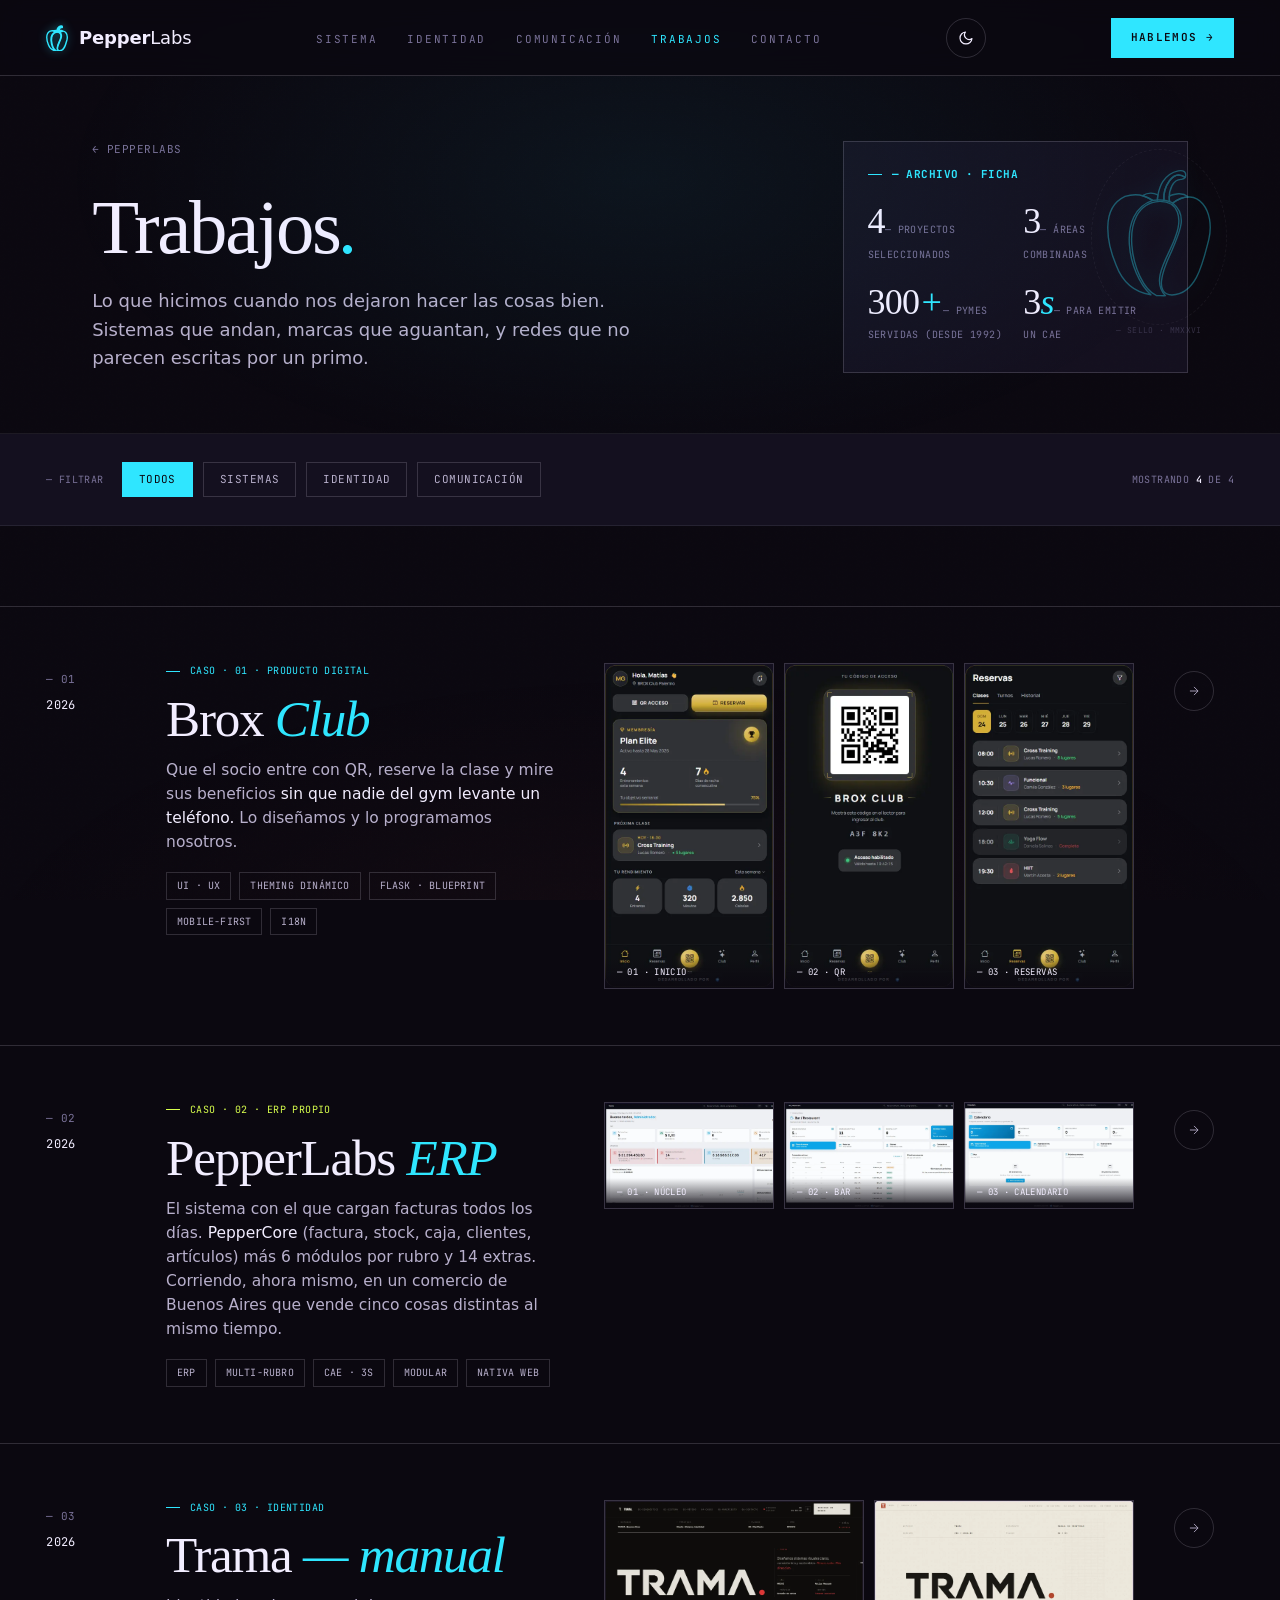
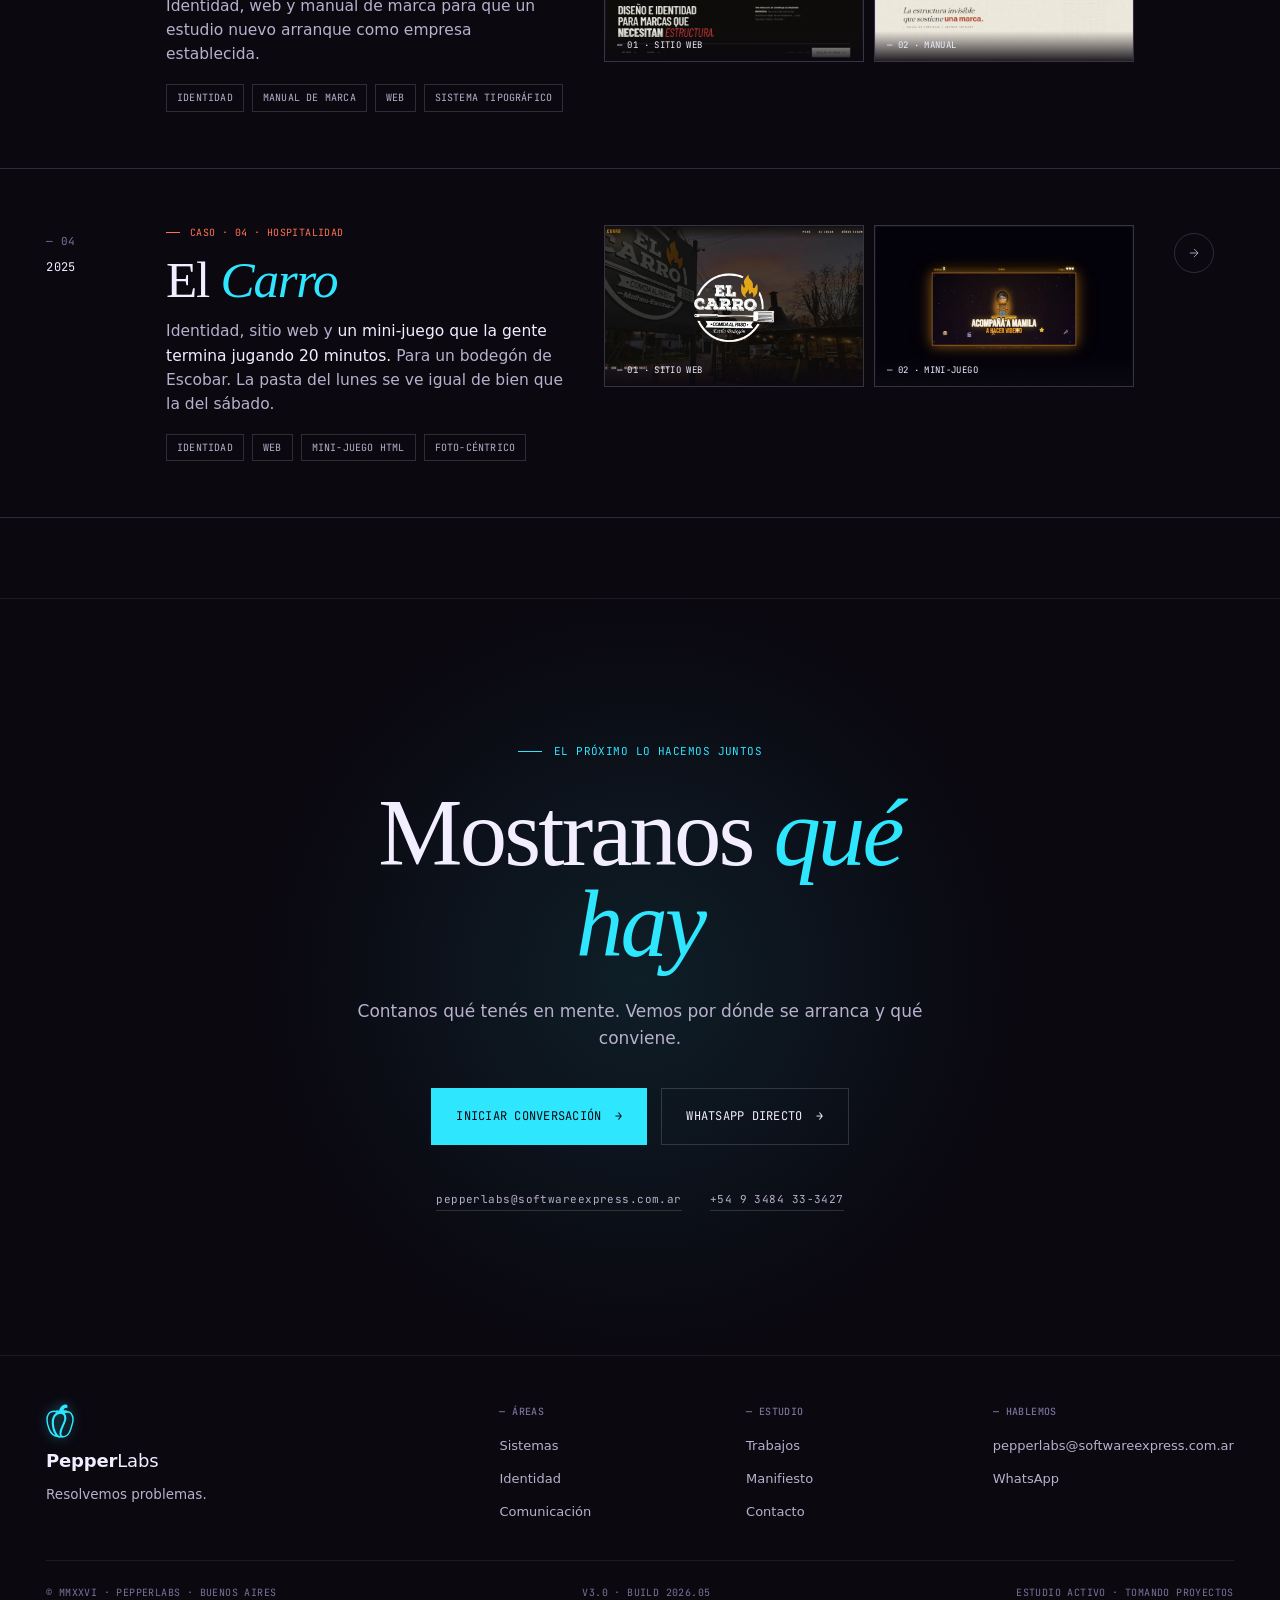
<file: trabajos.html>
<!DOCTYPE html>
<html lang="es">
<head>
<meta charset="UTF-8">
<meta name="viewport" content="width=device-width, initial-scale=1.0">
<title>PepperLabs | Resolvemos problemas</title>
<meta name="description" content="Archivo de trabajos: software, identidad y comunicación para PyMEs argentinas.">
<link rel="icon" type="image/png" sizes="32x32" href="favicon32.png">
<link rel="icon" type="image/png" sizes="192x192" href="favicon192.png">
<link rel="apple-touch-icon" sizes="180x180" href="apple-touch-icon.png">
<link rel="shortcut icon" href="favicon.ico">

<link rel="preconnect" href="https://api.fontshare.com">
<link rel="preconnect" href="https://cdn.fontshare.com" crossorigin>
<link rel="preconnect" href="https://fonts.gstatic.com" crossorigin>
<link href="https://api.fontshare.com/v2/css?f[]=switzer@400,500,600,700&f[]=boska@400,500,600,700&display=swap" rel="stylesheet">
<link href="https://fonts.googleapis.com/css2?family=JetBrains+Mono:wght@400;500&display=swap" rel="stylesheet">

<link rel="stylesheet" href="pepperlabs.css">

<style>
/* ── Trabajos hero ───────────────────────────────────── */
.hero-tr{
  position:relative;
  padding: 60px var(--pad);
  border-bottom:1px solid var(--rule);
}
.hero-tr .meta-strip{
  display:grid;
  grid-template-columns: repeat(5, 1fr);
  gap:24px;
  font-family:var(--mono); font-size:10px;
  letter-spacing:0.04em; text-transform:uppercase;
  padding-bottom:18px; border-bottom:1px solid var(--rule);
  margin-bottom:60px;
}
.hero-tr .meta-strip .l{ display:block; color:var(--dim); margin-bottom:6px; }
.hero-tr .meta-strip .v{ color:var(--ink); }
.hero-tr .meta-strip .v em{ font-style:normal; color:var(--cyan); }
@media (max-width:780px){
  .hero-tr .meta-strip{ grid-template-columns:1fr 1fr; gap:18px 24px; margin-bottom:40px; }
}

.hero-tr-grid{
  display:grid;
  grid-template-columns: 2fr 1fr;
  gap:60px;
  align-items:end;
}
@media (max-width:900px){ .hero-tr-grid{ grid-template-columns:1fr; gap:40px; } }

.hero-tr-grid .back{
  display:inline-flex; align-items:center; gap:8px;
  font-family:var(--mono); font-size:11px;
  letter-spacing:0.04em; text-transform:uppercase;
  color:var(--dim);
  margin-bottom:32px;
  transition:color .2s, gap .2s;
}
.hero-tr-grid .back:hover{ color:var(--cyan); gap:14px; }

.hero-tr h1{
  font-family:var(--serif); font-weight:500;
  font-size:clamp(40px, 6vw, 96px);
  line-height:1; letter-spacing:-0.03em;
  color:var(--ink);
  margin-bottom:20px;
}
.hero-tr h1 em{ font-style:italic; color:var(--cyan); }
.hero-tr h1 .dot{
  display:inline-block; width:0.14em; height:0.14em;
  background:var(--cyan); border-radius:50%;
  margin-left:0.04em; vertical-align:0.18em;
  box-shadow:0 0 22px var(--cyan);
}
.hero-tr .lead{ font-size:18px; max-width:48ch; }

.hero-tr-side{
  display:flex; flex-direction:column; gap:20px;
}
.archive-card{
  border:1px solid var(--rule-2);
  padding:24px 24px 26px;
  background:var(--bg-2);
  display:flex; flex-direction:column; gap:14px;
}
.archive-card h3{
  font-family:var(--mono); font-size:11px;
  letter-spacing:0.04em; text-transform:uppercase;
  color:var(--cyan);
  display:flex; align-items:center; gap:10px;
}
.archive-card h3::before{
  content:""; width:14px; height:1px; background:var(--cyan);
}
.archive-card .stats{
  display:grid;
  grid-template-columns:1fr 1fr;
  gap:18px 16px;
  margin-top:6px;
}
.archive-card .stat .n{
  font-family:var(--serif); font-weight:500;
  font-size:36px; letter-spacing:-0.022em; color:var(--ink);
  line-height:1;
}
.archive-card .stat .n em{ font-style:italic; color:var(--cyan); }
.archive-card .stat .l{
  font-family:var(--mono); font-size:10px;
  letter-spacing:0.04em; text-transform:uppercase;
  color:var(--dim); margin-top:6px;
}

/* Big pepper seal floating right of hero (smaller) */
.tr-seal{
  position:absolute;
  right:calc(var(--pad) + 20px);
  top:90px;
  width:110px;
  aspect-ratio: 94.93 / 115.91;
  opacity:0.35;
  pointer-events:none;
  z-index:0;
}
.tr-seal svg{
  width:100%; height:100%;
  fill:none; stroke:var(--cyan); stroke-width:1.2;
  stroke-linejoin:round;
  filter:drop-shadow(0 0 10px rgba(47,230,255,0.4));
}
.tr-seal::before{
  content:""; position:absolute; inset:-12%;
  border:1px dashed var(--rule-2); border-radius:50%;
}
.tr-seal-stamp{
  position:absolute;
  bottom:-28px; left:50%;
  transform:translateX(-50%);
  font-family:var(--mono); font-size:8px;
  letter-spacing:0.04em; text-transform:uppercase;
  color:var(--dim); white-space:nowrap;
}
@media (max-width:780px){ .tr-seal{ display:none; } }

/* Filter chips */
.filter{
  display:flex; align-items:center; gap:10px;
  flex-wrap:wrap;
  padding: 28px var(--pad);
  border-bottom:1px solid var(--rule);
  background:var(--bg-2);
  position:relative; z-index:5;
}
.filter-lab{
  font-family:var(--mono); font-size:10px;
  letter-spacing:0.04em; text-transform:uppercase;
  color:var(--dim); margin-right:8px;
}
.filter-chip{
  font-family:var(--mono); font-size:11px;
  letter-spacing:0.04em; text-transform:uppercase;
  color:var(--ink-2);
  padding:8px 16px;
  border:1px solid var(--rule-2);
  cursor:pointer;
  transition:all .2s;
  background:transparent;
}
.filter-chip:hover{ border-color:var(--cyan); color:var(--cyan); }
.filter-chip.active{
  background:var(--cyan); color:var(--bg); border-color:var(--cyan);
}
.filter-count{
  margin-left:auto;
  font-family:var(--mono); font-size:10px;
  letter-spacing:0.04em; text-transform:uppercase;
  color:var(--dim);
}
.filter-count strong{ color:var(--ink); font-weight:500; }

/* Project archive — list/grid */
.archive{
  padding:80px 0;
  position:relative; z-index:5;
}
.archive-head{
  max-width:1480px;
  margin:0 auto;
  padding:0 var(--pad);
  border-top:1px solid var(--rule-2);
  margin-bottom:0;
}

.project{
  border-top:1px solid var(--rule-2);
  padding:56px var(--pad);
  position:relative;
  display:grid;
  grid-template-columns: 80px 1.2fr 1.6fr 60px;
  gap:40px;
  max-width:1480px;
  margin:0 auto;
  align-items:start;
  transition: background .3s;
}
.project:hover{ background:rgba(47,230,255,0.025); }
.project:hover .project-name{ color:var(--cyan); }
.project:last-child{ border-bottom:1px solid var(--rule-2); }
.project[data-hidden="true"]{ display:none; }

.project-num{
  font-family:var(--mono); font-size:11px;
  letter-spacing:0.04em; color:var(--dim);
  padding-top:8px;
}
.project-num .y{
  display:block; margin-top:8px;
  color:var(--ink); font-size:12px;
}
.project-info{
  display:flex; flex-direction:column; gap:14px;
}
.project-tag{
  font-family:var(--mono); font-size:10px;
  letter-spacing:0.04em; text-transform:uppercase;
  color:var(--cyan);
  display:flex; align-items:center; gap:10px;
}
.project-tag::before{
  content:""; width:14px; height:1px; background:var(--cyan);
}
.project-tag.sis{ color:var(--lime); }
.project-tag.sis::before{ background:var(--lime); }
.project-tag.com{ color:var(--warm); }
.project-tag.com::before{ background:var(--warm); }
.project-name{
  font-family:var(--serif); font-weight:500;
  font-size:clamp(32px, 4vw, 56px); line-height:1;
  letter-spacing:-0.025em; color:var(--ink);
  transition: color .25s;
}
.project-name em{ font-style:italic; color:var(--cyan); }
.project-desc{
  font-size:15.5px; color:var(--ink-2); line-height:1.55;
  max-width:42ch;
}
.project-desc strong{ color:var(--ink); font-weight:500; }
.project-tags{
  display:flex; flex-wrap:wrap; gap:8px;
  margin-top:4px;
}
.project-tags span{
  font-family:var(--mono); font-size:10px;
  letter-spacing:0.02em; text-transform:uppercase;
  color:var(--ink-2);
  padding:5px 10px; border:1px solid var(--rule-2);
}

.project-shots{
  display:grid;
  grid-template-columns:repeat(3, 1fr);
  gap:10px;
}
.project-shots.cols-2{ grid-template-columns:repeat(2,1fr); }
.project-shots.cols-1{ grid-template-columns:1fr; }
.project-shot{
  position:relative;
  background:var(--bg-2);
  border:1px solid var(--rule-2);
  aspect-ratio: 16/10;
  overflow:hidden;
  cursor:zoom-in;
  transition: transform .35s var(--ease), border-color .25s;
}
.project-shot.phone{ aspect-ratio: 480/920; }
.project-shot:hover{ transform:translateY(-3px); border-color:var(--cyan); }
.project-shot img{
  width:100%; height:100%; object-fit:cover; object-position:center top;
  transition: transform .4s var(--ease);
}
.project-shot.phone img{ object-fit:contain; object-position:center; }
.project-shot:hover img{ transform:scale(1.04); }
.project-shot .label{
  position:absolute; bottom:0; left:0; right:0;
  padding:8px 12px;
  background:linear-gradient(transparent, rgba(11,8,16,0.9));
  font-family:var(--mono); font-size:9px;
  letter-spacing:0.04em; text-transform:uppercase;
  color:var(--ink);
}

.project-arrow{
  width:40px; height:40px;
  border:1px solid var(--rule-2);
  border-radius:50%;
  display:grid; place-items:center;
  color:var(--ink-2);
  transition:all .25s var(--ease);
  align-self:start; margin-top:8px;
}
.project-arrow svg{ width:14px; height:14px; }
.project:hover .project-arrow{ background:var(--cyan); color:var(--bg); border-color:var(--cyan); }

@media (max-width:1100px){
  .project{ grid-template-columns: 60px 1fr 40px; gap:20px 16px; }
  .project-shots{ grid-column: 1 / -1; margin-top:18px; }
}
@media (max-width:600px){
  .project-shots{ grid-template-columns:repeat(2,1fr); gap:8px; }
  .project-shots.cols-1, .project-shots.cols-2{ grid-template-columns:repeat(2,1fr); }
}

</style>
<script>(function(){try{var t=localStorage.getItem('pl-theme');if(t==='light')document.documentElement.setAttribute('data-theme','light');}catch(e){}})();</script>
</head>
<body>

<!-- Pepper symbol -->
<svg width="0" height="0" aria-hidden="true" style="position:absolute">
  <symbol id="pep-out" viewBox="0 0 94.93 115.91">
    <path d="M18.24,26.26c-21.75,9.99-15.6,40.67-7.74,59.37,5.01,13.37,14.76,23.09,29.96,25.54-19.9-17.81-30.14-71.07,1.56-81.5-7.13-4.78-15.41-6.25-23.79-3.41Z"/>
    <path d="M50.87,13.35c-2.22,3.4-3.53,7.84-4.33,11.61-.23,1.54-.46,2.76-.46,4.33,1.83-.23,3.93.05,5.63.28-.88-10.3,7.21-27.48,18.44-19.73,2.89-9.9-12.74-6.31-19.27,3.5h0Z"/>
    <path d="M46.08,29.31c0-1.58.22-2.79.46-4.33-4.42-2.17-9.14-1.96-13.27.64,3.09.88,5.98,2.24,8.76,4.06,1.44-.2,2.69-.39,4.05-.37h0Z"/>
    <path d="M47.84,30.5c-38.15,2.65-24.46,71.44-2.77,81.22,2.71.02,5.11.32,7.93.19-13.96-14.22,4.52-36.36,8.85-51.44,5.83-15.11,2.65-30.38-14.01-29.96Z"/>
    <path d="M56.59,26.07c-.09.09-.19.19-.28.19,0,1.56,0,2.92.28,4.52.92.37,1.84.74,2.67,1.2,4.28-3.15,9.48-5.49,13.83-5.25-3.2-2.25-6.04-3.04-8.94-2.77-3.25.36-6.72,1.39-7.56,2.12h0Z"/>
    <path d="M56.31,27.65c-.27-6.1,2.84-16.63,10.69-16.13,1.29-.13,2.44-.53,3.14-1.66-11.23-7.74-19.31,9.42-18.44,19.73,1.7.23,3.26.63,4.89,1.2-.2-1.11-.24-2.1-.28-3.14Z"/>
    <path d="M59.27,31.98c13.35,10.88,6.36,24.64-1.84,43.61-6.65,14.5-14.44,34.9,1.29,35.78,21.39-.99,26.66-28.4,31.71-47.85,5.85-24.92-9.56-47.25-31.16-31.53h0Z"/>
  </symbol>
</svg>

<nav class="nav">
  <a class="nav-logo" href="index.html"><svg class="nav-logo-mark" viewBox="0 0 94.93 115.91" aria-hidden="true"><use href="#pep-out"/></svg><span class="nav-logo-name">Pepper<em>Labs</em></span></a>
  <ul class="nav-links">
    <li><a href="sistema.html">Sistema</a></li>
    <li><a href="identidad.html">Identidad</a></li>
    <li><a href="comunicacion.html">Comunicación</a></li>
    <li><a href="trabajos.html">Trabajos</a></li>
    <li><a href="contacto.html">Contacto</a></li>
  </ul>
  <button type="button" class="theme-toggle" aria-label="Cambiar tema"><svg class="icon-sun" viewBox="0 0 24 24" fill="none" stroke="currentColor" stroke-width="1.8" stroke-linecap="round"><circle cx="12" cy="12" r="4"/><path d="M12 2v2M12 20v2M4.93 4.93l1.41 1.41M17.66 17.66l1.41 1.41M2 12h2M20 12h2M4.93 19.07l1.41-1.41M17.66 6.34l1.41-1.41"/></svg><svg class="icon-moon" viewBox="0 0 24 24" fill="none" stroke="currentColor" stroke-width="1.8" stroke-linecap="round" stroke-linejoin="round"><path d="M21 12.79A9 9 0 1 1 11.21 3 7 7 0 0 0 21 12.79z"/></svg></button>
  <a href="contacto.html" class="nav-cta">Hablemos &rarr;</a>
  <button type="button" class="nav-hamburger" id="navHamb" aria-label="Abrir menú" aria-expanded="false"><svg viewBox="0 0 24 24" fill="none" stroke="currentColor" stroke-width="2" stroke-linecap="round"><line x1="3" y1="6" x2="21" y2="6"/><line x1="3" y1="12" x2="21" y2="12"/><line x1="3" y1="18" x2="21" y2="18"/></svg></button>
</nav>

<div class="mobile-menu" id="mobileMenu" aria-hidden="true">
  <div class="mobile-menu-head">
    <a href="index.html" class="nav-logo" style="text-decoration:none"><svg class="nav-logo-mark" viewBox="0 0 94.93 115.91" aria-hidden="true"><use href="#pep-out"/></svg><span class="nav-logo-name">Pepper<em>Labs</em></span></a>
    <button class="mobile-menu-close" id="menuClose" aria-label="Cerrar menú">Cerrar &times;</button>
  </div>
  <ul>
    <li><a href="sistema.html" data-n="01">Sistema</a></li>
    <li><a href="identidad.html" data-n="02">Identidad</a></li>
    <li><a href="comunicacion.html" data-n="03">Comunicación</a></li>
    <li><a href="trabajos.html" data-n="04">Trabajos</a></li>
    <li><a href="contacto.html" data-n="05">Contacto</a></li>
  </ul>
  <a href="contacto.html" class="mm-cta">Hablemos &rarr;</a>
</div>

<!-- HERO -->
<header class="hero-tr" id="top">
  <div class="wrap">

    <div class="meta-strip">
      <div><span class="l">— Página</span><span class="v">Trabajos · Archivo</span></div>
      <div><span class="l">— Áreas</span><span class="v"><em>Las tres</em></span></div>
      <div><span class="l">— Desde</span><span class="v">1992 (Software Express)</span></div>
      <div><span class="l">— Total</span><span class="v">+300 PyMEs servidas</span></div>
      <div><span class="l">— Versión</span><span class="v">v.MMXXVI · activa</span></div>
    </div>

    <div class="hero-tr-grid">
      <div>
        <a href="index.html" class="back">← PepperLabs</a>
        <h1>Trabajos<em>.</em><span class="dot"></span></h1>
        <p class="lead">Lo que hicimos cuando nos dejaron hacer las cosas bien. Sistemas que andan, marcas que aguantan, y redes que no parecen escritas por un primo.</p>
      </div>

      <div class="hero-tr-side">
        <div class="archive-card">
          <h3>— Archivo · ficha</h3>
          <div class="stats">
            <div class="stat"><span class="n">4</span><span class="l">— Proyectos<br>seleccionados</span></div>
            <div class="stat"><span class="n">3</span><span class="l">— Áreas<br>combinadas</span></div>
            <div class="stat"><span class="n">300<em>+</em></span><span class="l">— PyMEs<br>servidas (desde 1992)</span></div>
            <div class="stat"><span class="n">3<em>s</em></span><span class="l">— Para emitir<br>un CAE</span></div>
          </div>
        </div>
      </div>
    </div>
  </div>

  <div class="tr-seal" aria-hidden="true">
    <svg viewBox="0 0 94.93 115.91"><use href="#pep-out"/></svg>
    <span class="tr-seal-stamp">— Sello · MMXXVI</span>
  </div>
</header>

<!-- FILTER -->
<nav class="filter">
  <span class="filter-lab">— Filtrar</span>
  <button class="filter-chip active" data-area="all" type="button">Todos</button>
  <button class="filter-chip" data-area="sis" type="button">Sistemas</button>
  <button class="filter-chip" data-area="id" type="button">Identidad</button>
  <button class="filter-chip" data-area="co" type="button">Comunicación</button>
  <span class="filter-count">Mostrando <strong id="visCount">4</strong> de 4</span>
</nav>

<!-- ARCHIVE -->
<main class="archive">

  <!-- Brox -->
  <article class="project" data-areas="id sis" id="brox">
    <span class="project-num">— 01<span class="y">2026</span></span>
    <div class="project-info">
      <span class="project-tag">Caso · 01 · Producto digital</span>
      <h3 class="project-name">Brox <em>Club</em></h3>
      <p class="project-desc">Que el socio entre con QR, reserve la clase y mire sus beneficios <strong>sin que nadie del gym levante un teléfono.</strong> Lo diseñamos y lo programamos nosotros.</p>
      <div class="project-tags">
        <span>UI · UX</span><span>Theming dinámico</span><span>Flask · Blueprint</span><span>Mobile-first</span><span>i18n</span>
      </div>
    </div>
    <div class="project-shots">
      <div class="project-shot phone" data-lightbox="brox" data-caption="Brox Club · 01 · Inicio del socio"><img src="assets/work/brox-inicio.webp" alt="Brox Inicio"><span class="label">— 01 · Inicio</span></div>
      <div class="project-shot phone" data-lightbox="brox" data-caption="Brox Club · 02 · QR de acceso"><img src="assets/work/brox-qr.webp" alt="Brox QR"><span class="label">— 02 · QR</span></div>
      <div class="project-shot phone" data-lightbox="brox" data-caption="Brox Club · 03 · Reservas"><img src="assets/work/brox-reservas.webp" alt="Brox Reservas"><span class="label">— 03 · Reservas</span></div>
    </div>
    <span class="project-arrow"><svg viewBox="0 0 24 24" fill="none" stroke="currentColor" stroke-width="1.5"><line x1="5" y1="12" x2="19" y2="12"/><polyline points="12 5 19 12 12 19"/></svg></span>
  </article>

  <!-- PepperLabs ERP -->
  <article class="project" data-areas="sis" id="erp">
    <span class="project-num">— 02<span class="y">2026</span></span>
    <div class="project-info">
      <span class="project-tag sis">Caso · 02 · ERP propio</span>
      <h3 class="project-name">PepperLabs <em>ERP</em></h3>
      <p class="project-desc">El sistema con el que cargan facturas todos los días. <strong>PepperCore</strong> (factura, stock, caja, clientes, artículos) más 6 módulos por rubro y 14 extras. Corriendo, ahora mismo, en un comercio de Buenos Aires que vende cinco cosas distintas al mismo tiempo.</p>
      <div class="project-tags">
        <span>ERP</span><span>Multi-rubro</span><span>CAE · 3s</span><span>Modular</span><span>Nativa web</span>
      </div>
    </div>
    <div class="project-shots">
      <div class="project-shot" data-lightbox="erp" data-caption="PepperLabs ERP · 01 · Núcleo · Resumen del día"><img src="assets/work/admin-dashboard.webp" alt="ERP Dashboard"><span class="label">— 01 · Núcleo</span></div>
      <div class="project-shot" data-lightbox="erp" data-caption="PepperLabs ERP · 02 · Bar / Restaurant"><img src="assets/work/admin-bar.webp" alt="ERP Bar"><span class="label">— 02 · Bar</span></div>
      <div class="project-shot" data-lightbox="erp" data-caption="PepperLabs ERP · 03 · Calendario · Agenda sincronizada"><img src="assets/work/admin-calendario.webp" alt="ERP Calendario"><span class="label">— 03 · Calendario</span></div>
    </div>
    <span class="project-arrow"><svg viewBox="0 0 24 24" fill="none" stroke="currentColor" stroke-width="1.5"><line x1="5" y1="12" x2="19" y2="12"/><polyline points="12 5 19 12 12 19"/></svg></span>
  </article>

  <!-- Trama -->
  <article class="project" data-areas="id" id="trama">
    <span class="project-num">— 03<span class="y">2026</span></span>
    <div class="project-info">
      <span class="project-tag">Caso · 03 · Identidad</span>
      <h3 class="project-name">Trama <em>— manual</em></h3>
      <p class="project-desc">Identidad, web y manual de marca para que un estudio nuevo arranque como empresa establecida.</p>
      <div class="project-tags">
        <span>Identidad</span><span>Manual de marca</span><span>Web</span><span>Sistema tipográfico</span>
      </div>
    </div>
    <div class="project-shots cols-2">
      <a href="proyectos/trama-swiss.html" class="project-shot" target="_blank" rel="noopener" data-lightbox="trama" data-caption="Trama · 01 · Sitio web"><img src="assets/work/trama-swiss.webp" alt="Trama Swiss"><span class="label">— 01 · Sitio web</span></a>
      <a href="proyectos/trama-manual.html" class="project-shot" target="_blank" rel="noopener" data-lightbox="trama" data-caption="Trama · 02 · Manual de marca"><img src="assets/work/trama-manual.webp" alt="Trama Manual"><span class="label">— 02 · Manual</span></a>
    </div>
    <span class="project-arrow"><svg viewBox="0 0 24 24" fill="none" stroke="currentColor" stroke-width="1.5"><line x1="5" y1="12" x2="19" y2="12"/><polyline points="12 5 19 12 12 19"/></svg></span>
  </article>

  <!-- El Carro -->
  <article class="project" data-areas="id co" id="elcarro">
    <span class="project-num">— 04<span class="y">2025</span></span>
    <div class="project-info">
      <span class="project-tag com">Caso · 04 · Hospitalidad</span>
      <h3 class="project-name">El <em>Carro</em></h3>
      <p class="project-desc">Identidad, sitio web y <strong>un mini-juego que la gente termina jugando 20 minutos.</strong> Para un bodegón de Escobar. La pasta del lunes se ve igual de bien que la del sábado.</p>
      <div class="project-tags">
        <span>Identidad</span><span>Web</span><span>Mini-juego HTML</span><span>Foto-céntrico</span>
      </div>
    </div>
    <div class="project-shots cols-2">
      <a href="proyectos/elcarro/index.html" class="project-shot" target="_blank" rel="noopener" data-lightbox="elcarro" data-caption="El Carro · 01 · Sitio web"><img src="assets/work/elcarro-web.webp" alt="El Carro Web"><span class="label">— 01 · Sitio web</span></a>
      <a href="proyectos/elcarro/mamila-game.html" class="project-shot" target="_blank" rel="noopener" data-lightbox="elcarro" data-caption="El Carro · 02 · Mini-juego"><img src="assets/work/elcarro-mamila-game.webp" alt="Mamila Game"><span class="label">— 02 · Mini-juego</span></a>
    </div>
    <span class="project-arrow"><svg viewBox="0 0 24 24" fill="none" stroke="currentColor" stroke-width="1.5"><line x1="5" y1="12" x2="19" y2="12"/><polyline points="12 5 19 12 12 19"/></svg></span>
  </article>

</main>

<!-- END -->
<section class="end">
  <div class="end-in">
    <span class="eyebrow">El próximo lo hacemos juntos</span>
    <h2 class="h-page">Mostranos <em>qué hay<span class="dot"></span></em></h2>
    <p class="lead">Contanos qué tenés en mente. Vemos por dónde se arranca y qué conviene.</p>
    <div class="end-ctas">
      <a href="contacto.html" class="btn btn--p">Iniciar conversación <span class="ar">→</span></a>
      <a href="https://wa.me/5493484333427" target="_blank" rel="noopener" class="btn btn--g">WhatsApp directo <span class="ar">→</span></a>
    </div>
    <div class="end-channels">
      <a href="mailto:pepperlabs@softwareexpress.com.ar">pepperlabs@softwareexpress.com.ar</a>
      <a href="https://wa.me/5493484333427">+54 9 3484 33-3427</a>
    </div>
  </div>
</section>

<footer class="foot">
  <div class="foot-grid">
    <div class="foot-brand">
      <span class="pep"><svg viewBox="0 0 94.93 115.91"><use href="#pep-out"/></svg></span>
      <span class="name">Pepper<em>Labs</em></span>
      <p>Resolvemos problemas.</p>
    </div>
    <div class="foot-col">
      <h4>— Áreas</h4>
      <ul>
        <li><a href="sistema.html">Sistemas</a></li>
        <li><a href="identidad.html">Identidad</a></li>
        <li><a href="comunicacion.html">Comunicación</a></li>
      </ul>
    </div>
    <div class="foot-col">
      <h4>— Estudio</h4>
      <ul>
        <li><a href="trabajos.html">Trabajos</a></li>
        <li><a href="index.html#estudio">Manifiesto</a></li>
        <li><a href="contacto.html">Contacto</a></li>
      </ul>
    </div>
    <div class="foot-col">
      <h4>— Hablemos</h4>
      <ul>
        <li><a href="mailto:pepperlabs@softwareexpress.com.ar">pepperlabs@softwareexpress.com.ar</a></li>
        <li><a href="https://wa.me/5493484333427">WhatsApp</a></li>
      </ul>
    </div>
  </div>
  <div class="foot-bar">
    <span>© MMXXVI · PepperLabs · Buenos Aires</span>
    <span>v3.0 · build 2026.05</span>
    <span>Estudio activo · Tomando proyectos</span>
  </div>
</footer>

<div class="mm" id="mm">
  <div class="mm-head">
    <a class="brand" href="index.html">
      <span class="brand-mark"><svg viewBox="0 0 94.93 115.91"><use href="#pep-out"/></svg></span>
      <span class="brand-name">Pepper<em>Labs</em></span>
    </a>
    <button class="mm-close" id="navClose" type="button">Cerrar ✕</button>
  </div>
  <ul>
    <li><a href="sistema.html" data-n="— 03">Sistemas</a></li>
    <li><a href="identidad.html" data-n="— 02">Identidad</a></li>
    <li><a href="comunicacion.html" data-n="— 01">Comunicación</a></li>
    <li><a href="trabajos.html" data-n="— 04">Trabajos</a></li>
    <li><a href="contacto.html" data-n="— 05">Contacto</a></li>
  </ul>
  <a class="mm-cta" href="contacto.html">Iniciar conversación →</a>
</div>

<script>
/* Filter logic */
(function(){
  var chips = document.querySelectorAll('.filter-chip');
  var projects = document.querySelectorAll('.project');
  var count = document.getElementById('visCount');
  function apply(area){
    var vis = 0;
    projects.forEach(function(p){
      var areas = (p.dataset.areas || '').split(' ');
      var match = (area === 'all') || areas.indexOf(area) > -1;
      p.dataset.hidden = !match;
      if (match) vis++;
    });
    if (count) count.textContent = vis;
  }
  chips.forEach(function(c){
    c.addEventListener('click', function(){
      chips.forEach(function(x){ x.classList.remove('active'); });
      c.classList.add('active');
      apply(c.dataset.area);
    });
  });
})();
</script>
<script src="pepperlabs.js" defer></script>
<script src="lightbox.js" defer></script>
</body>
</html>
</file>
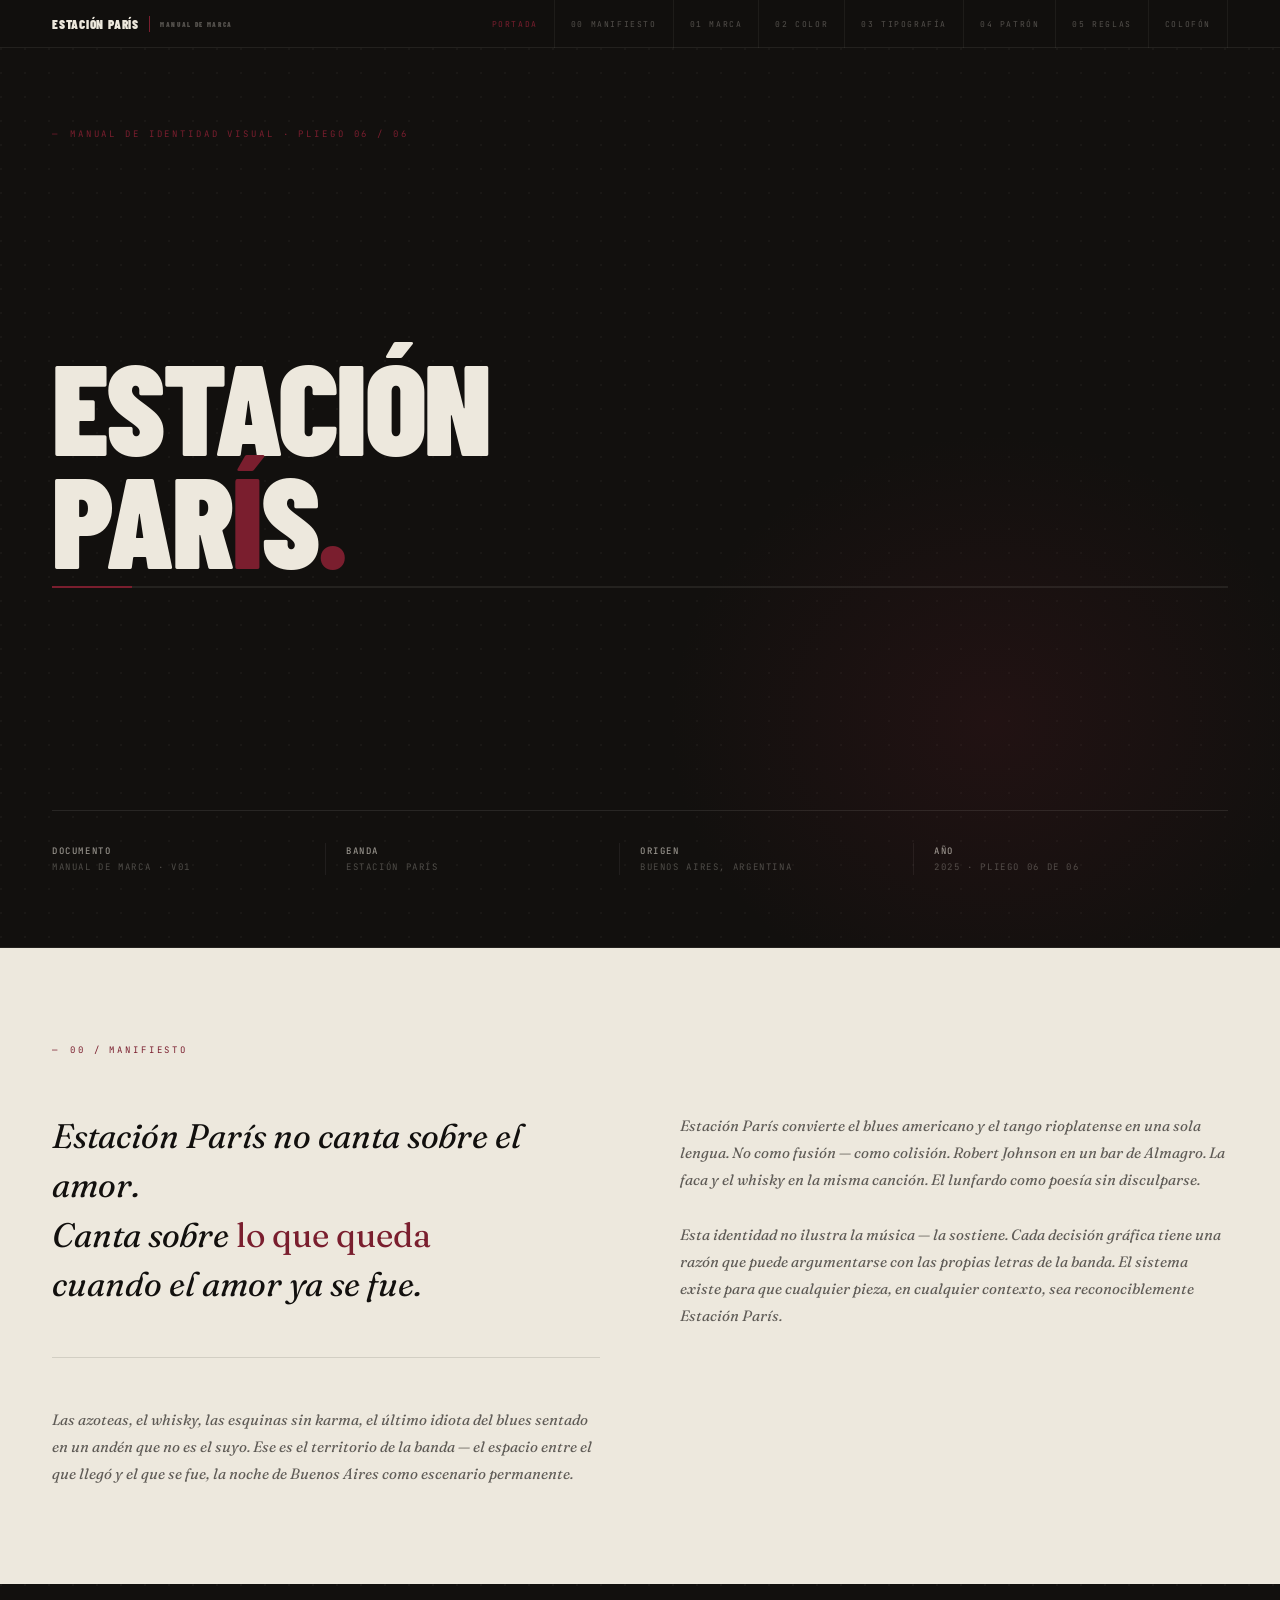
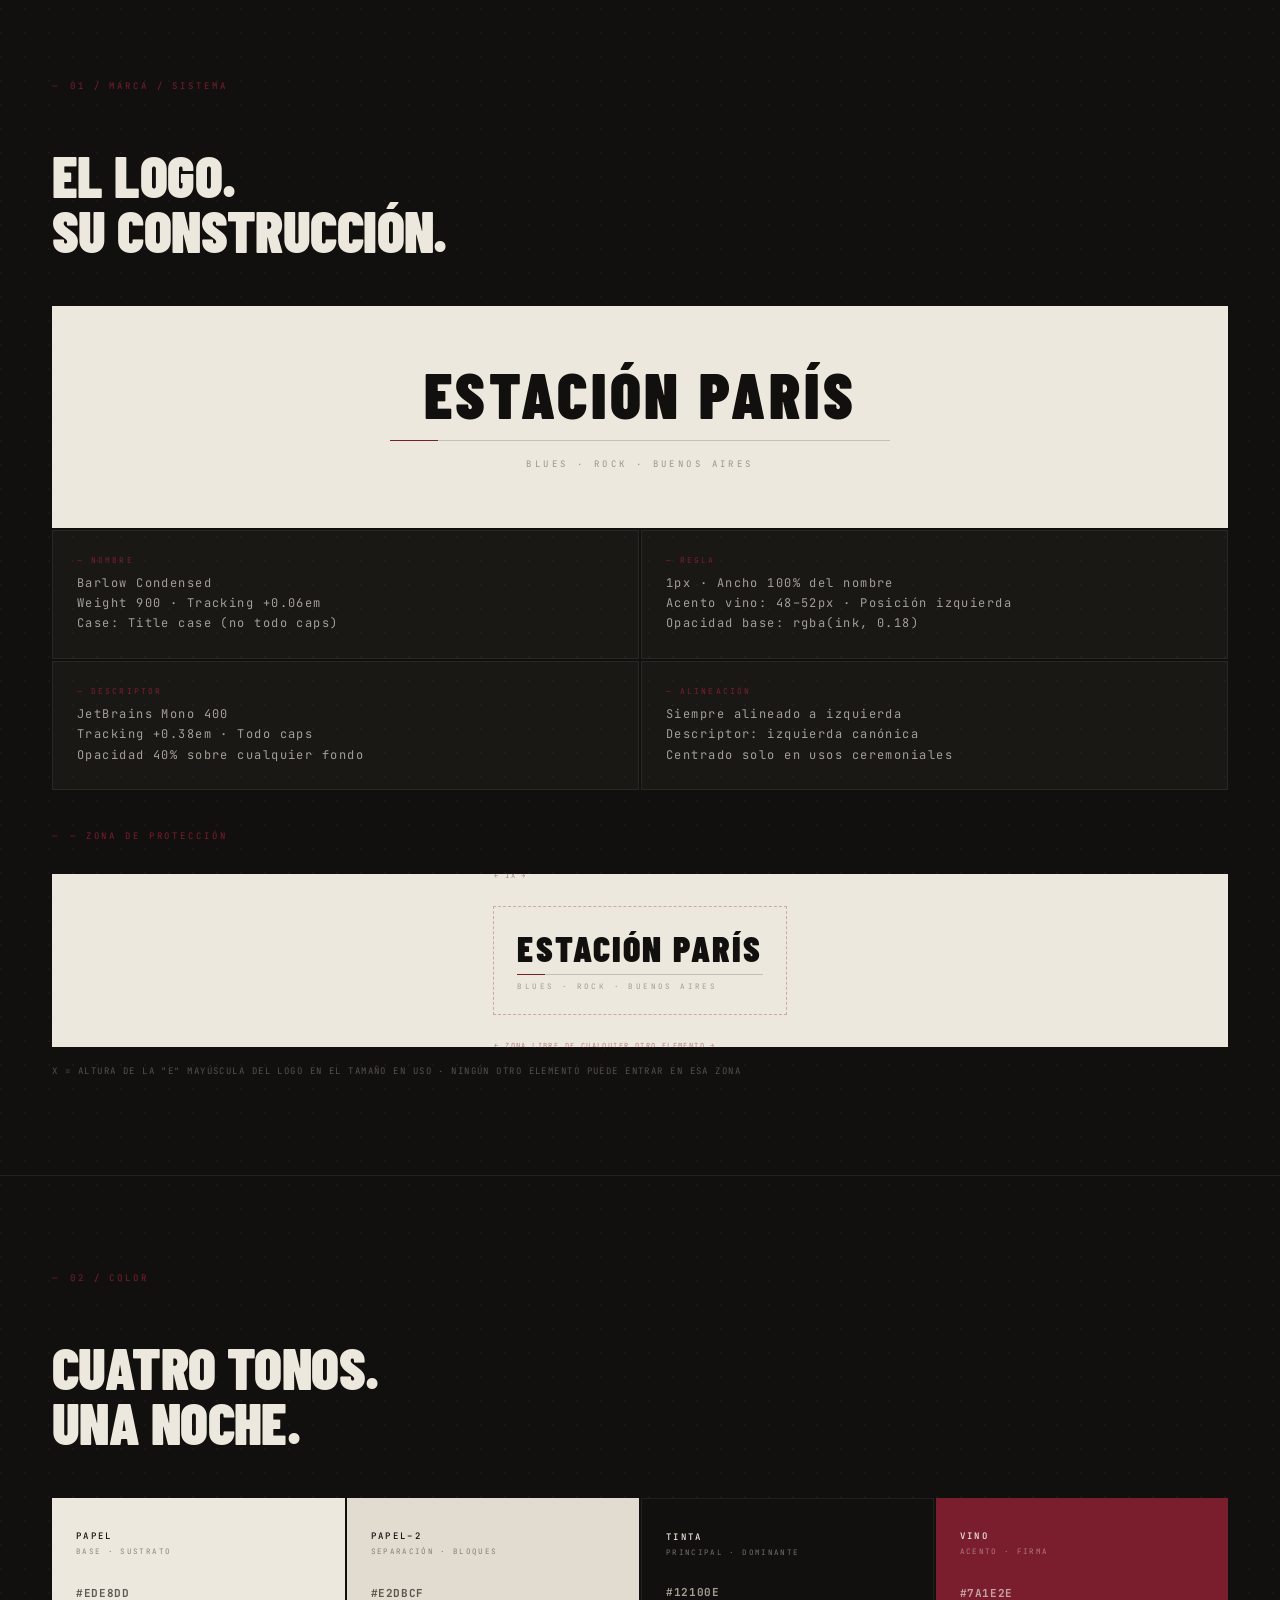
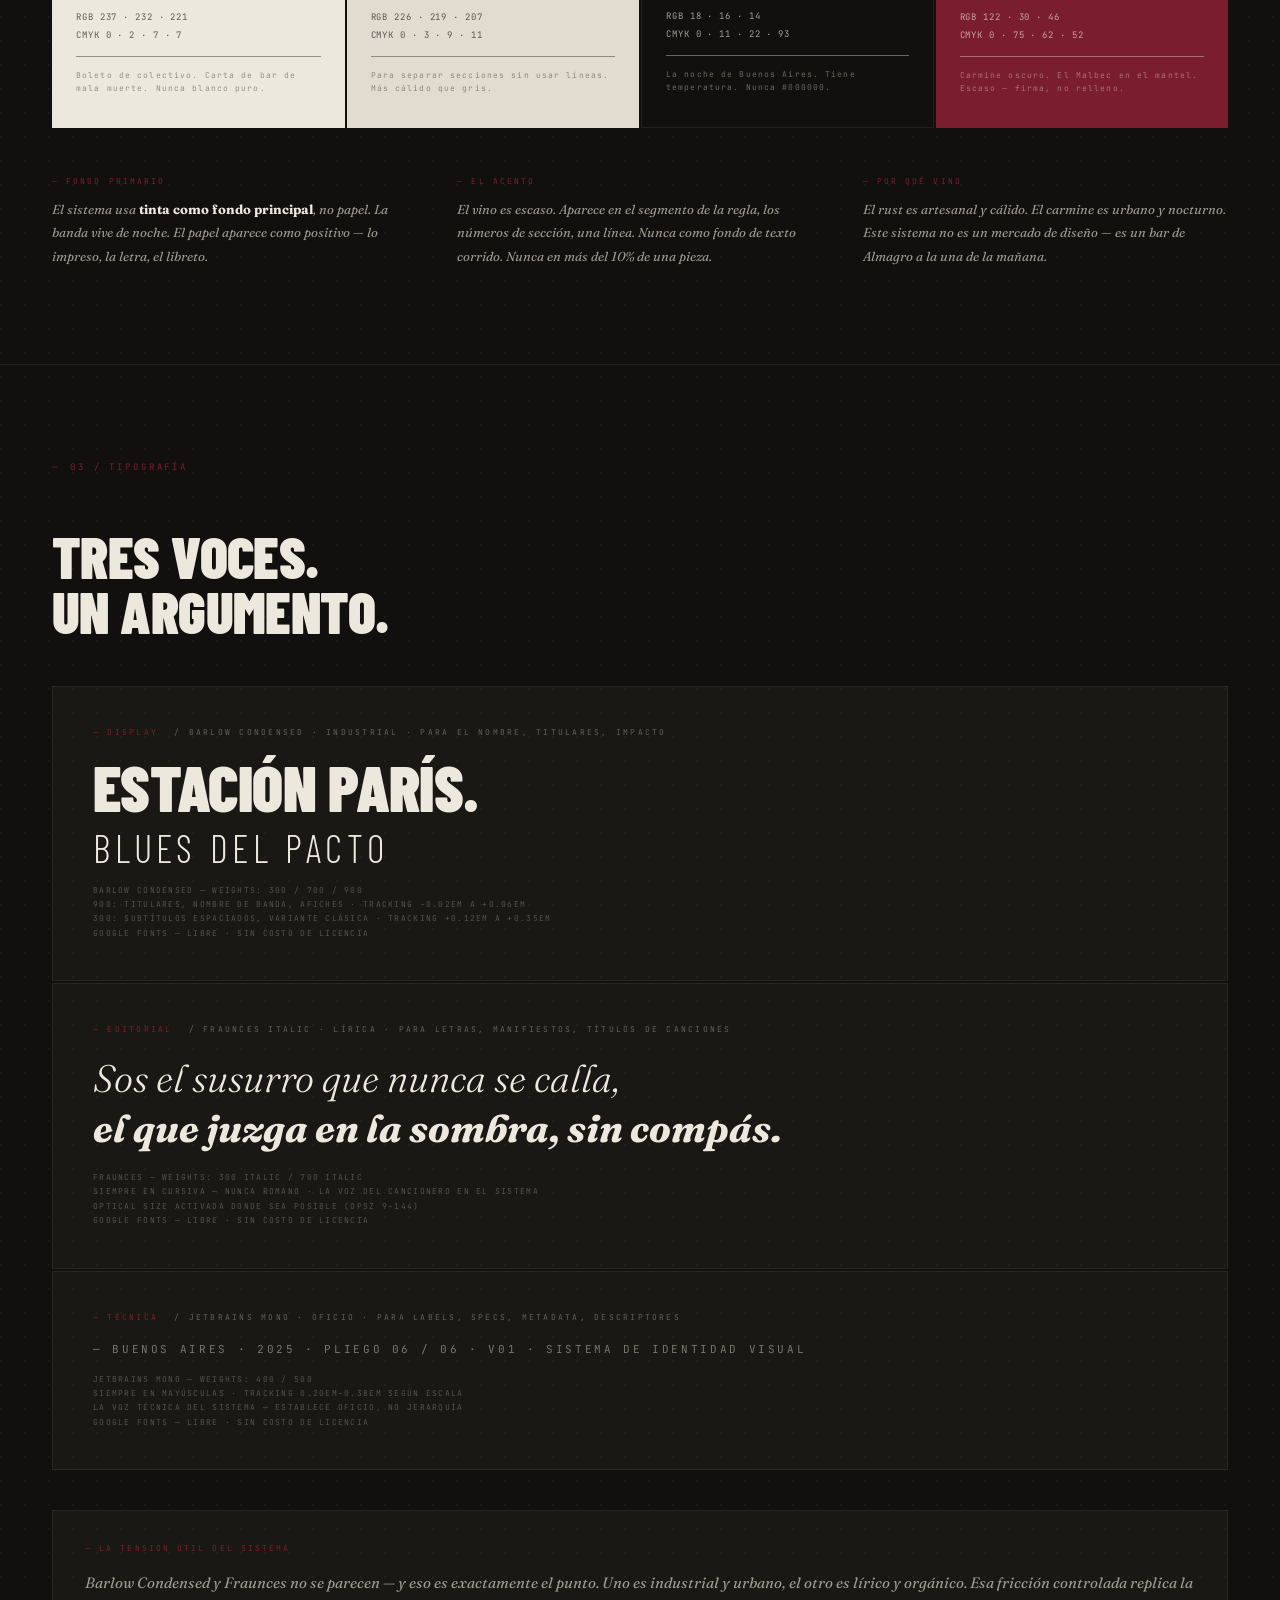
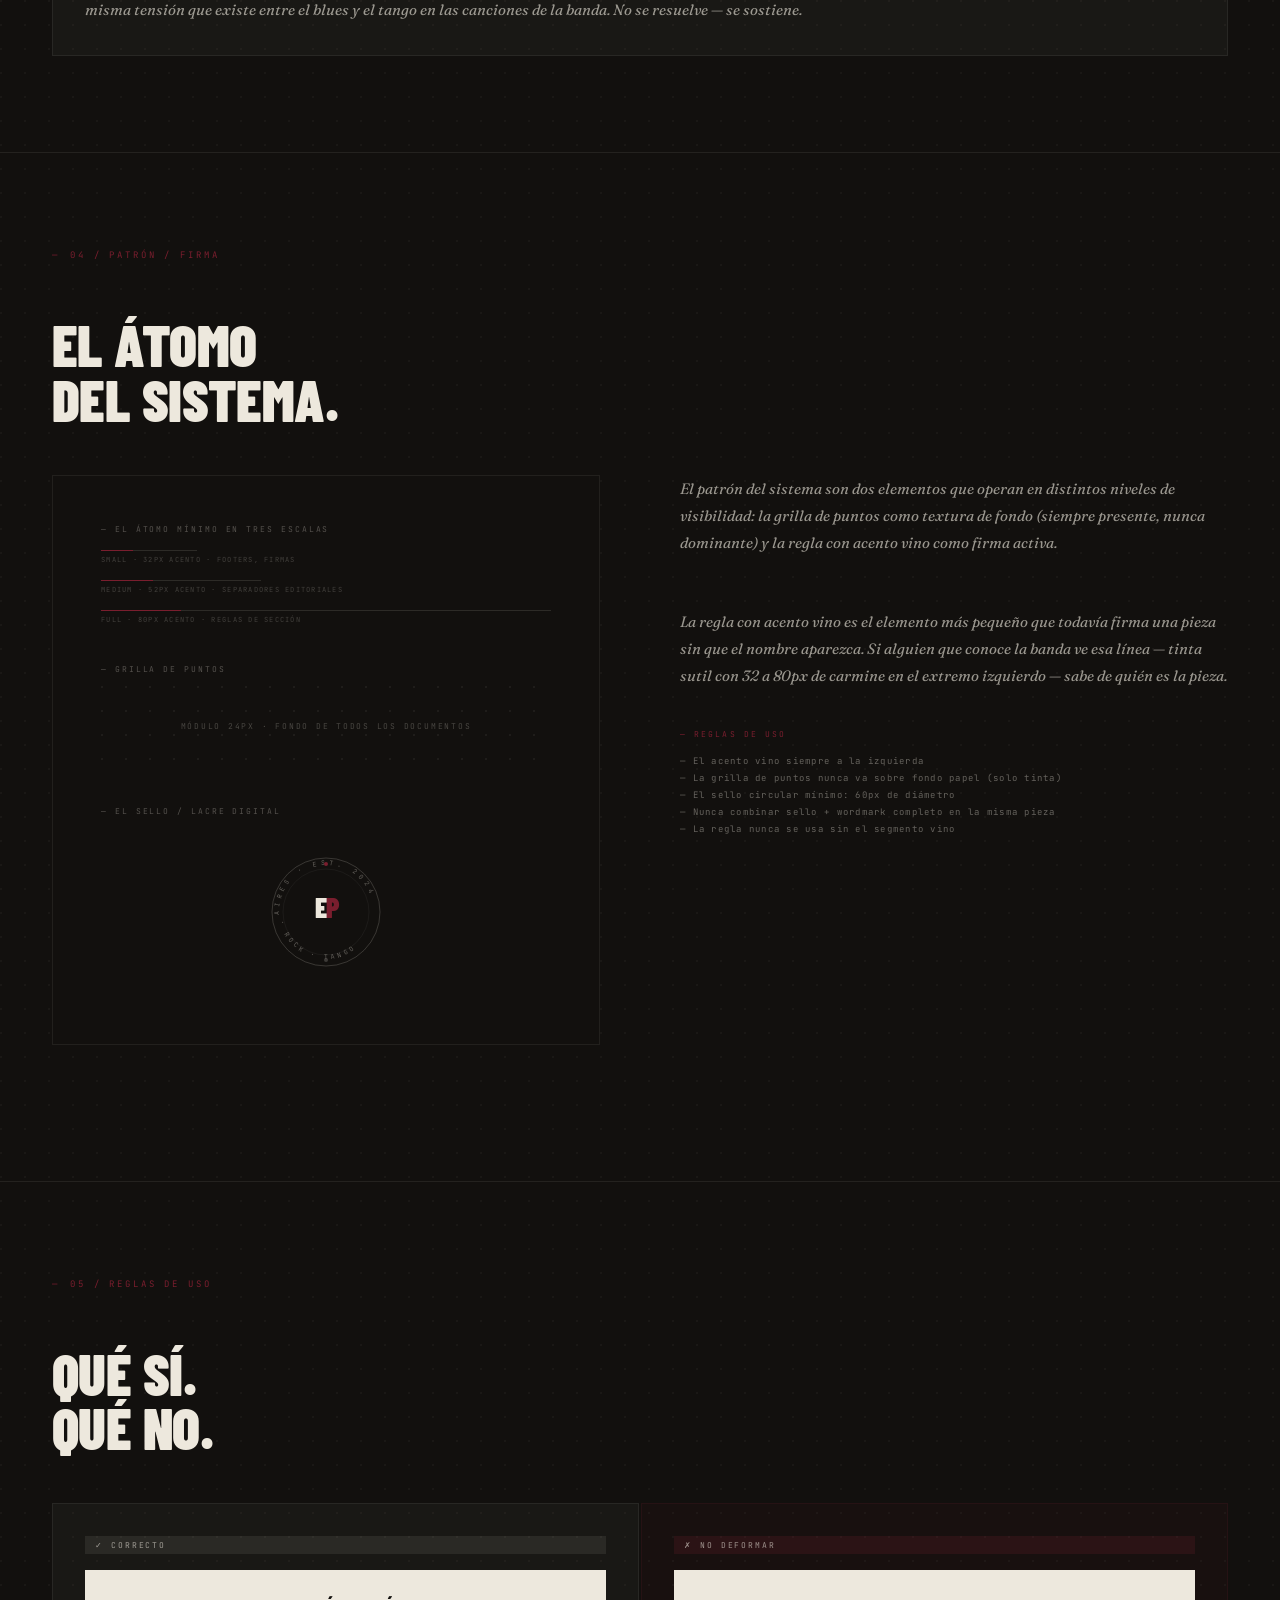
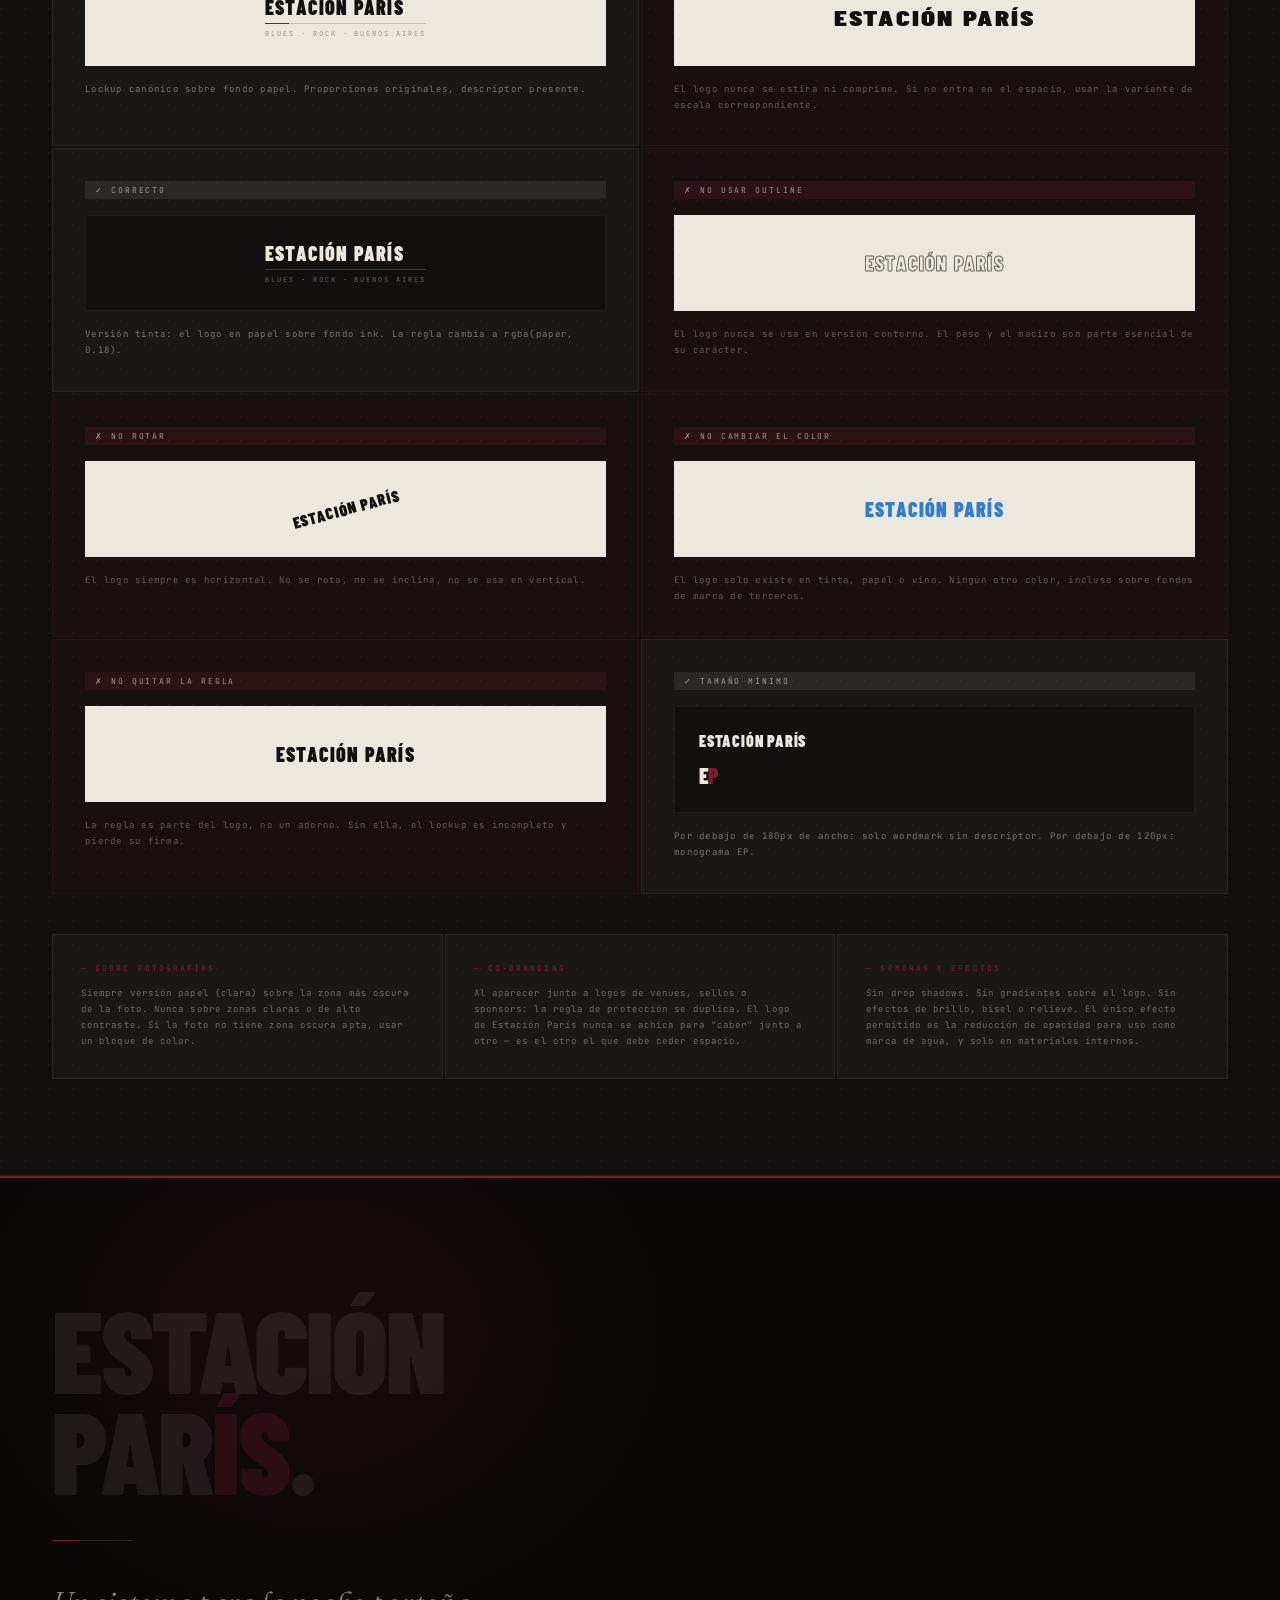
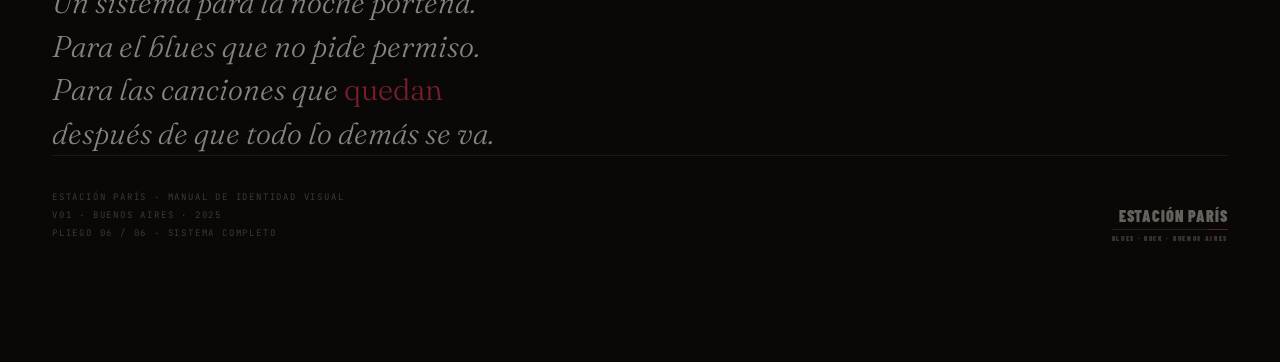
<file: proyectos/estacion-paris-manual.html>
<!DOCTYPE html>
<html lang="es">
<head>
<meta charset="UTF-8">
<meta name="viewport" content="width=device-width, initial-scale=1.0">
<title>Estación París — Manual de Marca</title>
<link rel="preconnect" href="https://fonts.googleapis.com">
<link href="https://fonts.googleapis.com/css2?family=Barlow+Condensed:ital,wght@0,200;0,300;0,400;0,700;0,900;1,300;1,700&family=Fraunces:ital,opsz,wght@0,9..144,300;0,9..144,700;1,9..144,300;1,9..144,400;1,9..144,700&family=JetBrains+Mono:wght@400;500&display=swap" rel="stylesheet">
<style>
:root {
  --paper:   #EDE8DD;
  --paper-2: #E2DBCF;
  --paper-3: #D6CDBE;
  --ink:     #12100E;
  --wine:    #7A1E2E;
  --display: 'Barlow Condensed', sans-serif;
  --serif:   'Fraunces', serif;
  --mono:    'JetBrains Mono', monospace;
}
*, *::before, *::after { box-sizing: border-box; margin: 0; padding: 0; }

html { scroll-behavior: smooth; }

body {
  background: var(--ink);
  background-image: radial-gradient(circle at 1px 1px, rgba(237,232,221,0.04) 1px, transparent 0);
  background-size: 24px 24px;
  color: var(--paper);
  font-family: var(--mono);
  min-height: 100vh;
}
body::before {
  content: ''; position: fixed; inset: 0; pointer-events: none; z-index: 200;
  background-image: url("data:image/svg+xml,%3Csvg viewBox='0 0 200 200' xmlns='http://www.w3.org/2000/svg'%3E%3Cfilter id='n'%3E%3CfeTurbulence type='fractalNoise' baseFrequency='0.9' numOctaves='3' stitchTiles='stitch'/%3E%3CfeColorMatrix values='0 0 0 0 0 0 0 0 0 0 0 0 0 0 0 0 0 0 0.05 0'/%3E%3C/filter%3E%3Crect width='100%25' height='100%25' filter='url(%23n)'/%3E%3C/svg%3E");
  mix-blend-mode: screen;
}

/* ─── STICKY NAV ─── */
.sticky-nav {
  position: sticky; top: 0; z-index: 100;
  background: rgba(18,16,14,0.96);
  backdrop-filter: blur(8px);
  border-bottom: 1px solid rgba(237,232,221,0.08);
  padding: 0 52px;
  display: flex; align-items: center; justify-content: space-between;
  height: 48px;
}
.sn-brand {
  font-family: var(--display); font-weight: 900; font-size: 13px;
  letter-spacing: 0.06em; text-transform: uppercase; color: var(--paper);
  display: flex; align-items: center; gap: 10px;
}
.sn-brand .vl { width: 1px; height: 16px; background: var(--wine); }
.sn-brand .sub { font-size: 7px; letter-spacing: 0.24em; color: rgba(237,232,221,0.30); }
.sn-links {
  display: flex; gap: 0;
}
.sn-link {
  font-size: 8px; letter-spacing: 0.20em; text-transform: uppercase;
  color: rgba(237,232,221,0.30); padding: 0 16px; height: 48px;
  display: flex; align-items: center; text-decoration: none;
  border-right: 1px solid rgba(237,232,221,0.06);
  transition: color 0.2s, background 0.2s;
}
.sn-link:hover { color: var(--paper); background: rgba(237,232,221,0.04); }
.sn-link.active { color: var(--wine); }

/* ─── COVER ─── */
.cover {
  min-height: 100vh;
  display: flex; flex-direction: column; justify-content: space-between;
  padding: 80px 52px 72px;
  border-bottom: 1px solid rgba(237,232,221,0.08);
  position: relative; overflow: hidden;
}
.cover::after {
  content: '';
  position: absolute; bottom: -10%; right: -5%;
  width: 55%; height: 70%;
  background: radial-gradient(ellipse, rgba(122,30,46,0.15) 0%, transparent 65%);
  pointer-events: none;
}

.cover-tag {
  font-size: 9px; letter-spacing: 0.32em; text-transform: uppercase; color: var(--wine);
  display: flex; align-items: center; gap: 10px;
}
.cover-tag::before { content: '—'; }

.cover-wordmark {
  font-family: var(--display); font-weight: 900;
  font-size: clamp(72px, 10vw, 160px);
  letter-spacing: -0.02em; line-height: 0.88;
  text-transform: uppercase; color: var(--paper);
  position: relative; z-index: 1;
  margin: auto 0; padding: 60px 0;
}
.cover-wordmark .wine { color: var(--wine); }
.cover-wordmark .accent-line {
  display: block; width: 100%; height: 2px;
  background: rgba(237,232,221,0.08); position: relative; margin: 12px 0;
}
.cover-wordmark .accent-line::before {
  content:''; position:absolute; left:0; top:0;
  width: 80px; height:2px; background: var(--wine);
}

.cover-bottom {
  display: grid; grid-template-columns: repeat(4, 1fr); gap: 0;
  border-top: 1px solid rgba(237,232,221,0.10); padding-top: 32px;
  position: relative; z-index: 1;
}
.cb-item {
  font-size: 9px; letter-spacing: 0.18em; text-transform: uppercase;
  color: rgba(237,232,221,0.28); line-height: 1.8;
  padding-right: 20px;
  border-right: 1px solid rgba(237,232,221,0.07);
  margin-right: 20px;
}
.cb-item:last-child { border-right: none; }
.cb-item b { display:block; color: rgba(237,232,221,0.60); font-weight: 500; }

/* ─── SECTIONS ─── */
.manual-section {
  padding: 96px 52px;
  border-bottom: 1px solid rgba(237,232,221,0.08);
  scroll-margin-top: 48px;
}

.sec-label {
  font-size: 9px; letter-spacing: 0.32em; text-transform: uppercase; color: var(--wine);
  margin-bottom: 56px; display: flex; align-items: center; gap: 10px;
}
.sec-label::before { content: '—'; }

.sec-title {
  font-family: var(--display); font-size: clamp(36px, 4.5vw, 64px);
  font-weight: 900; text-transform: uppercase; letter-spacing: -0.01em;
  line-height: 0.95; color: var(--paper); margin-bottom: 48px;
}

.two-col { display: grid; grid-template-columns: 1fr 1fr; gap: 80px; align-items: start; }
.three-col { display: grid; grid-template-columns: 1fr 1fr 1fr; gap: 40px; }

.body-text {
  font-family: var(--serif); font-style: italic;
  font-size: 15px; line-height: 1.80; color: rgba(237,232,221,0.62);
}
.body-text + .body-text { margin-top: 20px; }

/* ─── 00 MANIFIESTO ─── */
#manifesto { background: var(--paper); }
#manifesto .sec-label { color: var(--wine); }
#manifesto .sec-title { color: var(--ink); }
#manifesto .body-text { color: rgba(18,16,14,0.65); }
#manifesto .man-large {
  font-family: var(--serif); font-style: italic;
  font-size: clamp(20px, 2.8vw, 34px); line-height: 1.45;
  color: var(--ink); border-bottom: 1px solid rgba(18,16,14,0.12);
  padding-bottom: 48px; margin-bottom: 48px;
}
#manifesto .man-large em { color: var(--wine); font-style: normal; }

/* ─── 01 MARCA ─── */
.logo-construction {
  background: var(--paper); padding: 56px; margin-bottom: 2px;
  display: flex; flex-direction: column; align-items: center;
}
.lc-lockup { text-align: center; width: 100%; max-width: 500px; position: relative; }
.lc-name {
  font-family: var(--display); font-weight: 900;
  font-size: clamp(40px, 5vw, 72px);
  letter-spacing: 0.06em; text-transform: uppercase;
  color: var(--ink); display: block; line-height: 1; margin-bottom: 14px;
}
.lc-rule { width: 100%; height: 1px; background: rgba(18,16,14,0.18); position: relative; margin-bottom: 10px; }
.lc-rule::before { content:''; position:absolute; left:0; top:0; width:48px; height:1px; background:var(--wine); }
.lc-desc { font-size: 9px; letter-spacing: 0.38em; text-transform: uppercase; color: rgba(18,16,14,0.38); }

/* Anotaciones de construcción */
.lc-annotations {
  position: absolute; inset: 0; pointer-events: none;
}
.ann-h {
  position: absolute; left: -24px; right: -24px;
  height: 1px; background: rgba(122,30,46,0.15);
}
.ann-label-r {
  position: absolute; right: -8px;
  font-size: 7px; letter-spacing: 0.18em; text-transform: uppercase;
  color: rgba(122,30,46,0.50); white-space: nowrap; transform: translateX(100%);
}

.spec-grid {
  display: grid; grid-template-columns: 1fr 1fr; gap: 2px;
}
.spec-cell {
  background: rgba(237,232,221,0.03); border: 1px solid rgba(237,232,221,0.07);
  padding: 24px;
}
.spec-key {
  font-size: 8px; letter-spacing: 0.26em; text-transform: uppercase;
  color: var(--wine); margin-bottom: 8px;
}
.spec-val {
  font-size: 12px; letter-spacing: 0.12em; color: rgba(237,232,221,0.65); line-height: 1.7;
}

/* Zona de protección */
.protection-demo {
  background: var(--paper); padding: 56px; margin-top: 2px;
  display: flex; align-items: center; justify-content: center;
}
.prot-wrap {
  position: relative;
  display: inline-block;
}
.prot-zone {
  position: absolute;
  inset: -24px;
  border: 1px dashed rgba(122,30,46,0.30);
}
.prot-label {
  position: absolute;
  top: -36px; left: 0;
  font-size: 7px; letter-spacing: 0.20em; text-transform: uppercase;
  color: rgba(122,30,46,0.50);
}
.prot-label-b {
  position: absolute;
  bottom: -36px; left: 0;
  font-size: 7px; letter-spacing: 0.20em; text-transform: uppercase;
  color: rgba(122,30,46,0.50);
}
.prot-name {
  font-family: var(--display); font-weight: 900; font-size: 36px;
  letter-spacing: 0.06em; text-transform: uppercase; color: var(--ink);
  display: block; line-height: 1; margin-bottom: 8px;
}
.prot-rule { width: 100%; height: 1px; background: rgba(18,16,14,0.18); position: relative; margin-bottom: 6px; }
.prot-rule::before { content:''; position:absolute; left:0; top:0; width:28px; height:1px; background:var(--wine); }
.prot-desc { font-size: 7.5px; letter-spacing: 0.32em; text-transform: uppercase; color: rgba(18,16,14,0.35); }

/* ─── 02 COLOR ─── */
.color-system {
  display: grid; grid-template-columns: repeat(4, 1fr); gap: 2px; margin-bottom: 48px;
}
.color-card {
  padding: 32px 24px; display: flex; flex-direction: column; justify-content: space-between;
  min-height: 200px;
}
.cc-1 { background: #EDE8DD; color: var(--ink); }
.cc-2 { background: #E2DBCF; color: var(--ink); }
.cc-3 { background: #12100E; color: var(--paper); border: 1px solid rgba(237,232,221,0.07); }
.cc-4 { background: #7A1E2E; color: var(--paper); }

.cc-name { font-size: 9px; letter-spacing: 0.26em; text-transform: uppercase; font-weight: 500; margin-bottom: 4px; }
.cc-role { font-size: 7.5px; letter-spacing: 0.18em; text-transform: uppercase; opacity: 0.45; margin-bottom: 24px; }
.cc-codes { font-size: 9px; letter-spacing: 0.10em; line-height: 2; opacity: 0.65; }
.cc-codes b { display:block; opacity: 1; font-size: 11px; letter-spacing: 0.06em; margin-bottom: 4px; }
.cc-logic {
  font-size: 8px; letter-spacing: 0.14em; line-height: 1.7; opacity: 0.40;
  border-top: 1px solid currentColor; border-top-opacity: 0.1; padding-top: 12px; margin-top: 12px;
}

/* ─── 03 TIPOGRAFÍA ─── */
.type-system { display: flex; flex-direction: column; gap: 2px; }
.type-block {
  background: rgba(237,232,221,0.03); border: 1px solid rgba(237,232,221,0.07);
  padding: 40px;
}
.tb-label {
  font-size: 8px; letter-spacing: 0.28em; text-transform: uppercase;
  color: var(--wine); margin-bottom: 20px;
  display: flex; gap: 16px;
}
.tb-label span { color: rgba(237,232,221,0.35); }
.tb-sample-display {
  font-family: var(--display); font-weight: 900;
  font-size: clamp(36px, 5vw, 80px);
  text-transform: uppercase; letter-spacing: -0.01em; line-height: 0.95;
  color: var(--paper); margin-bottom: 12px;
}
.tb-sample-serif {
  font-family: var(--serif); font-style: italic; font-weight: 300;
  font-size: clamp(22px, 3vw, 44px); line-height: 1.30; color: var(--paper);
  margin-bottom: 12px;
}
.tb-sample-mono {
  font-family: var(--mono); font-size: 11px;
  letter-spacing: 0.24em; text-transform: uppercase; color: rgba(237,232,221,0.45);
}
.tb-spec {
  font-size: 8px; letter-spacing: 0.16em; text-transform: uppercase;
  color: rgba(237,232,221,0.28); margin-top: 16px; line-height: 1.8;
}

/* ─── 04 PATRÓN ─── */
.pattern-showcase {
  background: var(--ink); border: 1px solid rgba(237,232,221,0.07);
  padding: 48px; display: flex; flex-direction: column; gap: 40px;
  margin-bottom: 40px;
}
.pattern-demo {
  display: flex; flex-direction: column; gap: 16px;
}
.pd-label { font-size: 8px; letter-spacing: 0.24em; text-transform: uppercase; color: rgba(237,232,221,0.30); }
.pd-item {
  display: flex; flex-direction: column; gap: 4px;
}
.pd-rule { height: 1px; background: rgba(237,232,221,0.12); position: relative; }
.pd-rule::before { content:''; position:absolute; left:0; top:0; height:1px; background:var(--wine); }
.pd-w-short::before { width: 32px; }
.pd-w-med::before { width: 52px; }
.pd-w-long::before { width: 80px; }
.pd-size { font-size: 7px; letter-spacing: 0.18em; text-transform: uppercase; color: rgba(237,232,221,0.22); }

/* Dot grid demo */
.dot-grid-demo {
  background: var(--ink);
  background-image: radial-gradient(circle at 1px 1px, rgba(237,232,221,0.06) 1px, transparent 0);
  background-size: 24px 24px;
  height: 80px; width: 100%;
  display: flex; align-items: center; justify-content: center;
}
.dot-grid-label { font-size: 8px; letter-spacing: 0.22em; text-transform: uppercase; color: rgba(237,232,221,0.25); }

/* ─── 05 REGLAS ─── */
.rules-grid { display: grid; grid-template-columns: 1fr 1fr; gap: 2px; }
.rule-cell {
  padding: 32px;
  display: flex; flex-direction: column; gap: 16px;
}
.rc-correct { background: rgba(237,232,221,0.03); border: 1px solid rgba(237,232,221,0.07); }
.rc-wrong   { background: rgba(122,30,46,0.06); border: 1px solid rgba(122,30,46,0.15); }

.rule-badge {
  font-size: 8px; letter-spacing: 0.24em; text-transform: uppercase;
  display: inline-flex; align-items: center; gap: 6px; padding: 4px 10px;
}
.badge-ok { background: rgba(237,232,221,0.08); color: rgba(237,232,221,0.60); }
.badge-no { background: rgba(122,30,46,0.20); color: rgba(237,232,221,0.60); }

.rule-demo {
  padding: 24px; display: flex; align-items: center; justify-content: center; min-height: 96px;
}
.rd-paper { background: var(--paper); }
.rd-dark  { background: var(--ink); border: 1px solid rgba(237,232,221,0.06); }

/* Logo demostraciones incorrectas */
.wrong-stretch { font-family: var(--display); font-weight: 900; font-size: 20px; letter-spacing: 0.06em; text-transform: uppercase; color: var(--ink); transform: scaleX(1.45); display: inline-block; }
.wrong-outline { font-family: var(--display); font-weight: 900; font-size: 20px; letter-spacing: 0.06em; text-transform: uppercase; color: transparent; -webkit-text-stroke: 1px rgba(18,16,14,0.60); display: inline-block; }
.wrong-rotate  { font-family: var(--display); font-weight: 900; font-size: 16px; letter-spacing: 0.06em; text-transform: uppercase; color: var(--ink); transform: rotate(-15deg); display: inline-block; }
.wrong-color   { font-family: var(--display); font-weight: 900; font-size: 20px; letter-spacing: 0.06em; text-transform: uppercase; color: #2E7DD1; display: inline-block; }

.correct-demo-inner .lc-name { font-family: var(--display); font-weight: 900; font-size: 20px; letter-spacing: 0.06em; text-transform: uppercase; color: var(--ink); display: block; margin-bottom: 6px; }
.correct-demo-inner .lc-r { width: 100%; height: 1px; background: rgba(18,16,14,0.18); position: relative; margin-bottom: 5px; }
.correct-demo-inner .lc-r::before { content:''; position:absolute; left:0; top:0; width:24px; height:1px; background:var(--wine); }
.correct-demo-inner .lc-d { font-size: 7px; letter-spacing: 0.28em; text-transform: uppercase; color: rgba(18,16,14,0.38); }

.rule-text { font-size: 9px; letter-spacing: 0.14em; line-height: 1.75; color: rgba(237,232,221,0.45); }
.wrong-rule { color: rgba(237,232,221,0.35); }

/* ─── COLOFÓN ─── */
.colophon-section {
  background: #0a0807;
  padding: 120px 52px;
  display: flex; flex-direction: column; justify-content: space-between;
  min-height: 60vh;
  border-top: 2px solid var(--wine);
  position: relative; overflow: hidden;
}
.colophon-section::after {
  content: '';
  position: absolute; top: -20%; left: -5%;
  width: 60%; height: 80%;
  background: radial-gradient(ellipse, rgba(122,30,46,0.12) 0%, transparent 65%);
  pointer-events: none;
}

.col-wordmark {
  font-family: var(--display); font-weight: 900;
  font-size: clamp(56px, 9vw, 128px);
  letter-spacing: -0.02em; line-height: 0.88;
  text-transform: uppercase; color: rgba(237,232,221,0.08);
  position: relative; z-index: 1;
}
.col-wordmark .wine-col { color: rgba(122,30,46,0.25); }

.col-center {
  display: flex; flex-direction: column; gap: 0;
  position: relative; z-index: 1;
}
.col-rule { width: 80px; height: 1px; background: rgba(237,232,221,0.12); position: relative; margin: 40px 0; }
.col-rule::before { content:''; position:absolute; left:0; top:0; width:28px; height:1px; background:var(--wine); }
.col-statement {
  font-family: var(--serif); font-style: italic; font-weight: 300;
  font-size: clamp(18px, 2.5vw, 30px); line-height: 1.45;
  color: rgba(237,232,221,0.55); max-width: 560px;
}
.col-statement em { color: var(--wine); font-style: normal; }

.col-bottom {
  display: flex; justify-content: space-between; align-items: flex-end;
  position: relative; z-index: 1;
  border-top: 1px solid rgba(237,232,221,0.07); padding-top: 32px;
}
.col-meta { font-size: 9px; letter-spacing: 0.20em; text-transform: uppercase; color: rgba(237,232,221,0.22); line-height: 2; }
.col-logo {
  font-family: var(--display); font-weight: 900; font-size: 16px;
  letter-spacing: 0.06em; text-transform: uppercase; color: rgba(237,232,221,0.40);
  display: flex; flex-direction: column; align-items: flex-end; gap: 4px;
}
.col-logo .col-rule-small { width: 100%; height: 1px; background: rgba(237,232,221,0.10); position: relative; }
.col-logo .col-rule-small::before { content:''; position:absolute; right:0; top:0; width:20px; height:1px; background:rgba(122,30,46,0.60); }
.col-logo .col-desc { font-size: 7px; letter-spacing: 0.24em; color: rgba(237,232,221,0.22); }
</style>
</head>
<body>

<!-- STICKY NAV -->
<nav class="sticky-nav">
  <div class="sn-brand">
    Estación París
    <div class="vl"></div>
    <div class="sub">Manual de Marca</div>
  </div>
  <div class="sn-links">
    <a class="sn-link" href="#cover">Portada</a>
    <a class="sn-link" href="#manifesto">00 Manifiesto</a>
    <a class="sn-link" href="#marca">01 Marca</a>
    <a class="sn-link" href="#color">02 Color</a>
    <a class="sn-link" href="#tipografia">03 Tipografía</a>
    <a class="sn-link" href="#patron">04 Patrón</a>
    <a class="sn-link" href="#reglas">05 Reglas</a>
    <a class="sn-link" href="#colofon">Colofón</a>
  </div>
</nav>

<!-- PORTADA -->
<div class="cover" id="cover">
  <div class="cover-tag">Manual de identidad visual · Pliego 06 / 06</div>

  <div class="cover-wordmark">
    ESTACIÓN<br>
    PAR<span class="wine">Í</span>S<span class="wine">.</span>
    <span class="accent-line"></span>
  </div>

  <div class="cover-bottom">
    <div class="cb-item"><b>Documento</b>Manual de marca · V01</div>
    <div class="cb-item"><b>Banda</b>Estación París</div>
    <div class="cb-item"><b>Origen</b>Buenos Aires, Argentina</div>
    <div class="cb-item"><b>Año</b>2025 · Pliego 06 de 06</div>
  </div>
</div>

<!-- 00 MANIFIESTO -->
<section class="manual-section" id="manifesto">
  <div class="sec-label">00 / Manifiesto</div>
  <div class="two-col">
    <div>
      <div class="man-large">
        Estación París no canta sobre el amor.<br>
        Canta sobre <em>lo que queda</em><br>
        cuando el amor ya se fue.
      </div>
      <div class="body-text">
        Las azoteas, el whisky, las esquinas sin karma, el último idiota del blues sentado en un andén que no es el suyo. Ese es el territorio de la banda — el espacio entre el que llegó y el que se fue, la noche de Buenos Aires como escenario permanente.
      </div>
    </div>
    <div>
      <div class="body-text">
        Estación París convierte el blues americano y el tango rioplatense en una sola lengua. No como fusión — como colisión. Robert Johnson en un bar de Almagro. La faca y el whisky en la misma canción. El lunfardo como poesía sin disculparse.
      </div>
      <div class="body-text" style="margin-top:28px;">
        Esta identidad no ilustra la música — la sostiene. Cada decisión gráfica tiene una razón que puede argumentarse con las propias letras de la banda. El sistema existe para que cualquier pieza, en cualquier contexto, sea reconociblemente Estación París.
      </div>
    </div>
  </div>
</section>

<!-- 01 MARCA -->
<section class="manual-section" id="marca">
  <div class="sec-label">01 / Marca / Sistema</div>
  <div class="sec-title">El logo.<br>Su construcción.</div>

  <!-- Logo en grande -->
  <div class="logo-construction">
    <div class="lc-lockup">
      <span class="lc-name">Estación París</span>
      <div class="lc-rule"></div>
      <span class="lc-desc">Blues · Rock · Buenos Aires</span>
    </div>
  </div>

  <!-- Specs del logo -->
  <div class="spec-grid" style="margin-top:2px; margin-bottom:40px;">
    <div class="spec-cell">
      <div class="spec-key">— Nombre</div>
      <div class="spec-val">Barlow Condensed<br>Weight 900 · Tracking +0.06em<br>Case: Title case (no todo caps)</div>
    </div>
    <div class="spec-cell">
      <div class="spec-key">— Regla</div>
      <div class="spec-val">1px · Ancho 100% del nombre<br>Acento vino: 48–52px · Posición izquierda<br>Opacidad base: rgba(ink, 0.18)</div>
    </div>
    <div class="spec-cell">
      <div class="spec-key">— Descriptor</div>
      <div class="spec-val">JetBrains Mono 400<br>Tracking +0.38em · Todo caps<br>Opacidad 40% sobre cualquier fondo</div>
    </div>
    <div class="spec-cell">
      <div class="spec-key">— Alineación</div>
      <div class="spec-val">Siempre alineado a izquierda<br>Descriptor: izquierda canónica<br>Centrado solo en usos ceremoniales</div>
    </div>
  </div>

  <!-- Zona de protección -->
  <div class="sec-label" style="margin-bottom:32px;">— Zona de protección</div>
  <div class="protection-demo">
    <div class="prot-wrap">
      <div class="prot-zone">
        <div class="prot-label">← 1X →</div>
        <div class="prot-label-b">← Zona libre de cualquier otro elemento →</div>
      </div>
      <span class="prot-name">Estación París</span>
      <div class="prot-rule"></div>
      <div class="prot-desc">Blues · Rock · Buenos Aires</div>
    </div>
  </div>
  <div style="margin-top:16px; font-size:9px; letter-spacing:0.16em; text-transform:uppercase; color:rgba(237,232,221,0.30); line-height:1.8;">
    X = altura de la "E" mayúscula del logo en el tamaño en uso · Ningún otro elemento puede entrar en esa zona
  </div>
</section>

<!-- 02 COLOR -->
<section class="manual-section" id="color">
  <div class="sec-label">02 / Color</div>
  <div class="sec-title">Cuatro tonos.<br>Una noche.</div>

  <div class="color-system">
    <div class="color-card cc-1">
      <div>
        <div class="cc-name">Papel</div>
        <div class="cc-role">Base · Sustrato</div>
      </div>
      <div>
        <div class="cc-codes">
          <b>#EDE8DD</b>
          RGB 237 · 232 · 221<br>
          CMYK 0 · 2 · 7 · 7
        </div>
        <div class="cc-logic">Boleto de colectivo. Carta de bar de mala muerte. Nunca blanco puro.</div>
      </div>
    </div>
    <div class="color-card cc-2">
      <div>
        <div class="cc-name">Papel–2</div>
        <div class="cc-role">Separación · Bloques</div>
      </div>
      <div>
        <div class="cc-codes">
          <b>#E2DBCF</b>
          RGB 226 · 219 · 207<br>
          CMYK 0 · 3 · 9 · 11
        </div>
        <div class="cc-logic">Para separar secciones sin usar líneas. Más cálido que gris.</div>
      </div>
    </div>
    <div class="color-card cc-3">
      <div>
        <div class="cc-name">Tinta</div>
        <div class="cc-role">Principal · Dominante</div>
      </div>
      <div>
        <div class="cc-codes">
          <b>#12100E</b>
          RGB 18 · 16 · 14<br>
          CMYK 0 · 11 · 22 · 93
        </div>
        <div class="cc-logic">La noche de Buenos Aires. Tiene temperatura. Nunca #000000.</div>
      </div>
    </div>
    <div class="color-card cc-4">
      <div>
        <div class="cc-name">Vino</div>
        <div class="cc-role">Acento · Firma</div>
      </div>
      <div>
        <div class="cc-codes">
          <b>#7A1E2E</b>
          RGB 122 · 30 · 46<br>
          CMYK 0 · 75 · 62 · 52
        </div>
        <div class="cc-logic">Carmine oscuro. El Malbec en el mantel. Escaso — firma, no relleno.</div>
      </div>
    </div>
  </div>

  <div class="three-col" style="margin-top:40px;">
    <div>
      <div style="font-size:8px;letter-spacing:0.26em;text-transform:uppercase;color:var(--wine);margin-bottom:12px;">— Fondo primario</div>
      <div class="body-text" style="font-size:13px;">El sistema usa <strong style="font-style:normal;color:var(--paper);">tinta como fondo principal</strong>, no papel. La banda vive de noche. El papel aparece como positivo — lo impreso, la letra, el libreto.</div>
    </div>
    <div>
      <div style="font-size:8px;letter-spacing:0.26em;text-transform:uppercase;color:var(--wine);margin-bottom:12px;">— El acento</div>
      <div class="body-text" style="font-size:13px;">El vino es escaso. Aparece en el segmento de la regla, los números de sección, una línea. Nunca como fondo de texto corrido. Nunca en más del 10% de una pieza.</div>
    </div>
    <div>
      <div style="font-size:8px;letter-spacing:0.26em;text-transform:uppercase;color:var(--wine);margin-bottom:12px;">— Por qué vino</div>
      <div class="body-text" style="font-size:13px;">El rust es artesanal y cálido. El carmine es urbano y nocturno. Este sistema no es un mercado de diseño — es un bar de Almagro a la una de la mañana.</div>
    </div>
  </div>
</section>

<!-- 03 TIPOGRAFÍA -->
<section class="manual-section" id="tipografia">
  <div class="sec-label">03 / Tipografía</div>
  <div class="sec-title">Tres voces.<br>Un argumento.</div>

  <div class="type-system">

    <div class="type-block">
      <div class="tb-label">— Display <span>/ Barlow Condensed · Industrial · Para el nombre, titulares, impacto</span></div>
      <div class="tb-sample-display">ESTACIÓN PARÍS.</div>
      <div class="tb-sample-display" style="font-weight:300;font-size:clamp(24px,3vw,44px);letter-spacing:0.12em;">BLUES DEL PACTO</div>
      <div class="tb-spec">
        Barlow Condensed — Weights: 300 / 700 / 900<br>
        900: titulares, nombre de banda, afiches · Tracking −0.02em a +0.06em<br>
        300: subtítulos espaciados, variante clásica · Tracking +0.12em a +0.35em<br>
        Google Fonts — libre · Sin costo de licencia
      </div>
    </div>

    <div class="type-block">
      <div class="tb-label">— Editorial <span>/ Fraunces Italic · Lírica · Para letras, manifiestos, títulos de canciones</span></div>
      <div class="tb-sample-serif">
        Sos el susurro que nunca se calla,<br>
        <span style="font-weight:700;">el que juzga en la sombra, sin compás.</span>
      </div>
      <div class="tb-spec">
        Fraunces — Weights: 300 italic / 700 italic<br>
        Siempre en cursiva — nunca romano · La voz del cancionero en el sistema<br>
        Optical size activada donde sea posible (opsz 9–144)<br>
        Google Fonts — libre · Sin costo de licencia
      </div>
    </div>

    <div class="type-block">
      <div class="tb-label">— Técnica <span>/ JetBrains Mono · Oficio · Para labels, specs, metadata, descriptores</span></div>
      <div class="tb-sample-mono">— Buenos Aires · 2025 · Pliego 06 / 06 · V01 · Sistema de identidad visual</div>
      <div class="tb-spec">
        JetBrains Mono — Weights: 400 / 500<br>
        Siempre en mayúsculas · Tracking 0.20em–0.38em según escala<br>
        La voz técnica del sistema — establece oficio, no jerarquía<br>
        Google Fonts — libre · Sin costo de licencia
      </div>
    </div>

  </div>

  <div style="margin-top:40px; padding:32px; background:rgba(237,232,221,0.03); border:1px solid rgba(237,232,221,0.07);">
    <div style="font-size:8px;letter-spacing:0.26em;text-transform:uppercase;color:var(--wine);margin-bottom:16px;">— La tensión útil del sistema</div>
    <div class="body-text">Barlow Condensed y Fraunces no se parecen — y eso es exactamente el punto. Uno es industrial y urbano, el otro es lírico y orgánico. Esa fricción controlada replica la misma tensión que existe entre el blues y el tango en las canciones de la banda. No se resuelve — se sostiene.</div>
  </div>
</section>

<!-- 04 PATRÓN -->
<section class="manual-section" id="patron">
  <div class="sec-label">04 / Patrón / Firma</div>
  <div class="sec-title">El átomo<br>del sistema.</div>

  <div class="two-col">
    <div>
      <div class="pattern-showcase">
        <div class="pattern-demo">
          <div class="pd-label">— El átomo mínimo en tres escalas</div>
          <div class="pd-item">
            <div class="pd-rule pd-w-short" style="width: 96px;"></div>
            <div class="pd-size">Small · 32px acento · footers, firmas</div>
          </div>
          <div class="pd-item">
            <div class="pd-rule pd-w-med" style="width: 160px;"></div>
            <div class="pd-size">Medium · 52px acento · separadores editoriales</div>
          </div>
          <div class="pd-item">
            <div class="pd-rule pd-w-long" style="width: 100%;"></div>
            <div class="pd-size">Full · 80px acento · reglas de sección</div>
          </div>
        </div>

        <div>
          <div class="pd-label" style="margin-bottom:12px;">— Grilla de puntos</div>
          <div class="dot-grid-demo">
            <div class="dot-grid-label">Módulo 24px · Fondo de todos los documentos</div>
          </div>
        </div>

        <div>
          <div class="pd-label" style="margin-bottom:12px;">— El sello / lacre digital</div>
          <div style="display:flex;align-items:center;justify-content:center;padding:24px 0;">
            <svg viewBox="0 0 120 120" width="120" height="120" xmlns="http://www.w3.org/2000/svg">
              <circle cx="60" cy="60" r="54" fill="none" stroke="rgba(237,232,221,0.18)" stroke-width="1"/>
              <circle cx="60" cy="60" r="43" fill="none" stroke="rgba(237,232,221,0.10)" stroke-width="0.5"/>
              <path id="ta" d="M 60,60 m -47,0 a 47,47 0 1,1 94,0" fill="none"/>
              <text font-family="'JetBrains Mono'" font-size="6.5" letter-spacing="4" fill="rgba(237,232,221,0.38)" text-anchor="middle">
                <textPath href="#ta" startOffset="25%">BUENOS AIRES · EST. 2024</textPath>
              </text>
              <path id="tb" d="M 60,60 m -47,0 a 47,47 0 0,0 94,0" fill="none"/>
              <text font-family="'JetBrains Mono'" font-size="6.5" letter-spacing="3" fill="rgba(237,232,221,0.38)" text-anchor="middle">
                <textPath href="#tb" startOffset="25%">BLUES · ROCK · TANGO</textPath>
              </text>
              <text x="60" y="66" font-family="'Barlow Condensed'" font-size="28" font-weight="900" text-anchor="middle" letter-spacing="-1.5">
                <tspan fill="#EDE8DD">E</tspan><tspan fill="#7A1E2E">P</tspan>
              </text>
              <circle cx="60" cy="12" r="2" fill="var(--wine)"/>
              <circle cx="60" cy="108" r="2" fill="rgba(237,232,221,0.20)"/>
            </svg>
          </div>
        </div>
      </div>
    </div>

    <div style="display:flex;flex-direction:column;gap:32px;">
      <div class="body-text">
        El patrón del sistema son dos elementos que operan en distintos niveles de visibilidad: la grilla de puntos como textura de fondo (siempre presente, nunca dominante) y la regla con acento vino como firma activa.
      </div>
      <div class="body-text">
        La regla con acento vino es el elemento más pequeño que todavía firma una pieza sin que el nombre aparezca. Si alguien que conoce la banda ve esa línea — tinta sutil con 32 a 80px de carmine en el extremo izquierdo — sabe de quién es la pieza.
      </div>
      <div style="display:flex;flex-direction:column;gap:10px;margin-top:8px;">
        <div style="font-size:8px;letter-spacing:0.26em;text-transform:uppercase;color:var(--wine);margin-bottom:4px;">— Reglas de uso</div>
        <div style="font-size:9px;letter-spacing:0.14em;line-height:1.9;color:rgba(237,232,221,0.38);">
          — El acento vino siempre a la izquierda<br>
          — La grilla de puntos nunca va sobre fondo papel (solo tinta)<br>
          — El sello circular mínimo: 60px de diámetro<br>
          — Nunca combinar sello + wordmark completo en la misma pieza<br>
          — La regla nunca se usa sin el segmento vino
        </div>
      </div>
    </div>
  </div>
</section>

<!-- 05 REGLAS -->
<section class="manual-section" id="reglas">
  <div class="sec-label">05 / Reglas de uso</div>
  <div class="sec-title">Qué sí.<br>Qué no.</div>

  <div class="rules-grid">

    <!-- CORRECTO 1 -->
    <div class="rule-cell rc-correct">
      <div class="rule-badge badge-ok">✓ Correcto</div>
      <div class="rule-demo rd-paper">
        <div class="correct-demo-inner">
          <span class="lc-name">Estación París</span>
          <div class="lc-r"></div>
          <div class="lc-d">Blues · Rock · Buenos Aires</div>
        </div>
      </div>
      <div class="rule-text">Lockup canónico sobre fondo papel. Proporciones originales, descriptor presente.</div>
    </div>

    <!-- MAL 1: Deformado -->
    <div class="rule-cell rc-wrong">
      <div class="rule-badge badge-no">✗ No deformar</div>
      <div class="rule-demo rd-paper">
        <span class="wrong-stretch">Estación París</span>
      </div>
      <div class="wrong-rule rule-text">El logo nunca se estira ni comprime. Si no entra en el espacio, usar la variante de escala correspondiente.</div>
    </div>

    <!-- CORRECTO 2 -->
    <div class="rule-cell rc-correct">
      <div class="rule-badge badge-ok">✓ Correcto</div>
      <div class="rule-demo rd-dark">
        <div class="correct-demo-inner" style="color:var(--paper);">
          <span class="lc-name" style="color:var(--paper);">Estación París</span>
          <div class="lc-r" style="background:rgba(237,232,221,0.18);"></div>
          <div class="lc-d" style="color:rgba(237,232,221,0.38);">Blues · Rock · Buenos Aires</div>
        </div>
      </div>
      <div class="rule-text">Versión tinta: el logo en papel sobre fondo ink. La regla cambia a rgba(paper, 0.18).</div>
    </div>

    <!-- MAL 2: Outline -->
    <div class="rule-cell rc-wrong">
      <div class="rule-badge badge-no">✗ No usar outline</div>
      <div class="rule-demo rd-paper">
        <span class="wrong-outline">Estación París</span>
      </div>
      <div class="wrong-rule rule-text">El logo nunca se usa en versión contorno. El peso y el macizo son parte esencial de su carácter.</div>
    </div>

    <!-- MAL 3: Rotado -->
    <div class="rule-cell rc-wrong">
      <div class="rule-badge badge-no">✗ No rotar</div>
      <div class="rule-demo rd-paper" style="overflow:hidden;">
        <span class="wrong-rotate">Estación París</span>
      </div>
      <div class="wrong-rule rule-text">El logo siempre es horizontal. No se rota, no se inclina, no se usa en vertical.</div>
    </div>

    <!-- MAL 4: Color incorrecto -->
    <div class="rule-cell rc-wrong">
      <div class="rule-badge badge-no">✗ No cambiar el color</div>
      <div class="rule-demo rd-paper">
        <span class="wrong-color">Estación París</span>
      </div>
      <div class="wrong-rule rule-text">El logo solo existe en tinta, papel o vino. Ningún otro color, incluso sobre fondos de marca de terceros.</div>
    </div>

    <!-- MAL 5: Sin regla -->
    <div class="rule-cell rc-wrong">
      <div class="rule-badge badge-no">✗ No quitar la regla</div>
      <div class="rule-demo rd-paper">
        <span style="font-family:var(--display);font-weight:900;font-size:20px;letter-spacing:0.06em;text-transform:uppercase;color:var(--ink);">Estación París</span>
      </div>
      <div class="wrong-rule rule-text">La regla es parte del logo, no un adorno. Sin ella, el lockup es incompleto y pierde su firma.</div>
    </div>

    <!-- CORRECTO 3 -->
    <div class="rule-cell rc-correct">
      <div class="rule-badge badge-ok">✓ Tamaño mínimo</div>
      <div class="rule-demo rd-dark" style="flex-direction:column;gap:12px;align-items:flex-start;">
        <div style="font-family:var(--display);font-weight:900;font-size:16px;letter-spacing:0.05em;text-transform:uppercase;color:var(--paper);">Estación París</div>
        <div style="font-family:var(--display);font-weight:900;font-size:22px;letter-spacing:-0.03em;color:rgba(18,16,14,0.0);">
          <span style="color:var(--paper);">E</span><span style="color:var(--wine);">P</span>
        </div>
      </div>
      <div class="rule-text">Por debajo de 180px de ancho: solo wordmark sin descriptor. Por debajo de 120px: monograma EP.</div>
    </div>

  </div>

  <!-- Reglas adicionales -->
  <div style="margin-top:40px; display:grid; grid-template-columns:1fr 1fr 1fr; gap:2px;">
    <div style="background:rgba(237,232,221,0.03);border:1px solid rgba(237,232,221,0.07);padding:28px;">
      <div style="font-size:8px;letter-spacing:0.26em;text-transform:uppercase;color:var(--wine);margin-bottom:12px;">— Sobre fotografías</div>
      <div style="font-size:9px;letter-spacing:0.12em;line-height:1.8;color:rgba(237,232,221,0.40);">Siempre versión papel (clara) sobre la zona más oscura de la foto. Nunca sobre zonas claras o de alto contraste. Si la foto no tiene zona oscura apta, usar un bloque de color.</div>
    </div>
    <div style="background:rgba(237,232,221,0.03);border:1px solid rgba(237,232,221,0.07);padding:28px;">
      <div style="font-size:8px;letter-spacing:0.26em;text-transform:uppercase;color:var(--wine);margin-bottom:12px;">— Co-branding</div>
      <div style="font-size:9px;letter-spacing:0.12em;line-height:1.8;color:rgba(237,232,221,0.40);">Al aparecer junto a logos de venues, sellos o sponsors: la regla de protección se duplica. El logo de Estación París nunca se achica para "caber" junto a otro — es el otro el que debe ceder espacio.</div>
    </div>
    <div style="background:rgba(237,232,221,0.03);border:1px solid rgba(237,232,221,0.07);padding:28px;">
      <div style="font-size:8px;letter-spacing:0.26em;text-transform:uppercase;color:var(--wine);margin-bottom:12px;">— Sombras y efectos</div>
      <div style="font-size:9px;letter-spacing:0.12em;line-height:1.8;color:rgba(237,232,221,0.40);">Sin drop shadows. Sin gradientes sobre el logo. Sin efectos de brillo, bisel o relieve. El único efecto permitido es la reducción de opacidad para uso como marca de agua, y solo en materiales internos.</div>
    </div>
  </div>
</section>

<!-- COLOFÓN -->
<div class="colophon-section" id="colofon">
  <div class="col-wordmark">
    ESTACIÓN<br>
    PAR<span class="wine-col">ÍS</span>.
  </div>

  <div class="col-center">
    <div class="col-rule"></div>
    <div class="col-statement">
      Un sistema para la noche porteña.<br>
      Para el blues que no pide permiso.<br>
      Para las canciones que <em>quedan</em><br>
      después de que todo lo demás se va.
    </div>
  </div>

  <div class="col-bottom">
    <div class="col-meta">
      Estación París · Manual de identidad visual<br>
      V01 · Buenos Aires · 2025<br>
      Pliego 06 / 06 · Sistema completo
    </div>
    <div class="col-logo">
      Estación París
      <div class="col-rule-small"></div>
      <div class="col-desc">Blues · Rock · Buenos Aires</div>
    </div>
  </div>
</div>

<script>
// Highlight active nav link on scroll
const sections = document.querySelectorAll('[id]');
const navLinks = document.querySelectorAll('.sn-link');
const observer = new IntersectionObserver((entries) => {
  entries.forEach(entry => {
    if (entry.isIntersecting) {
      navLinks.forEach(l => l.classList.remove('active'));
      const active = document.querySelector(`.sn-link[href="#${entry.target.id}"]`);
      if (active) active.classList.add('active');
    }
  });
}, { threshold: 0.3 });
sections.forEach(s => observer.observe(s));
</script>

</body>
</html>
</file>
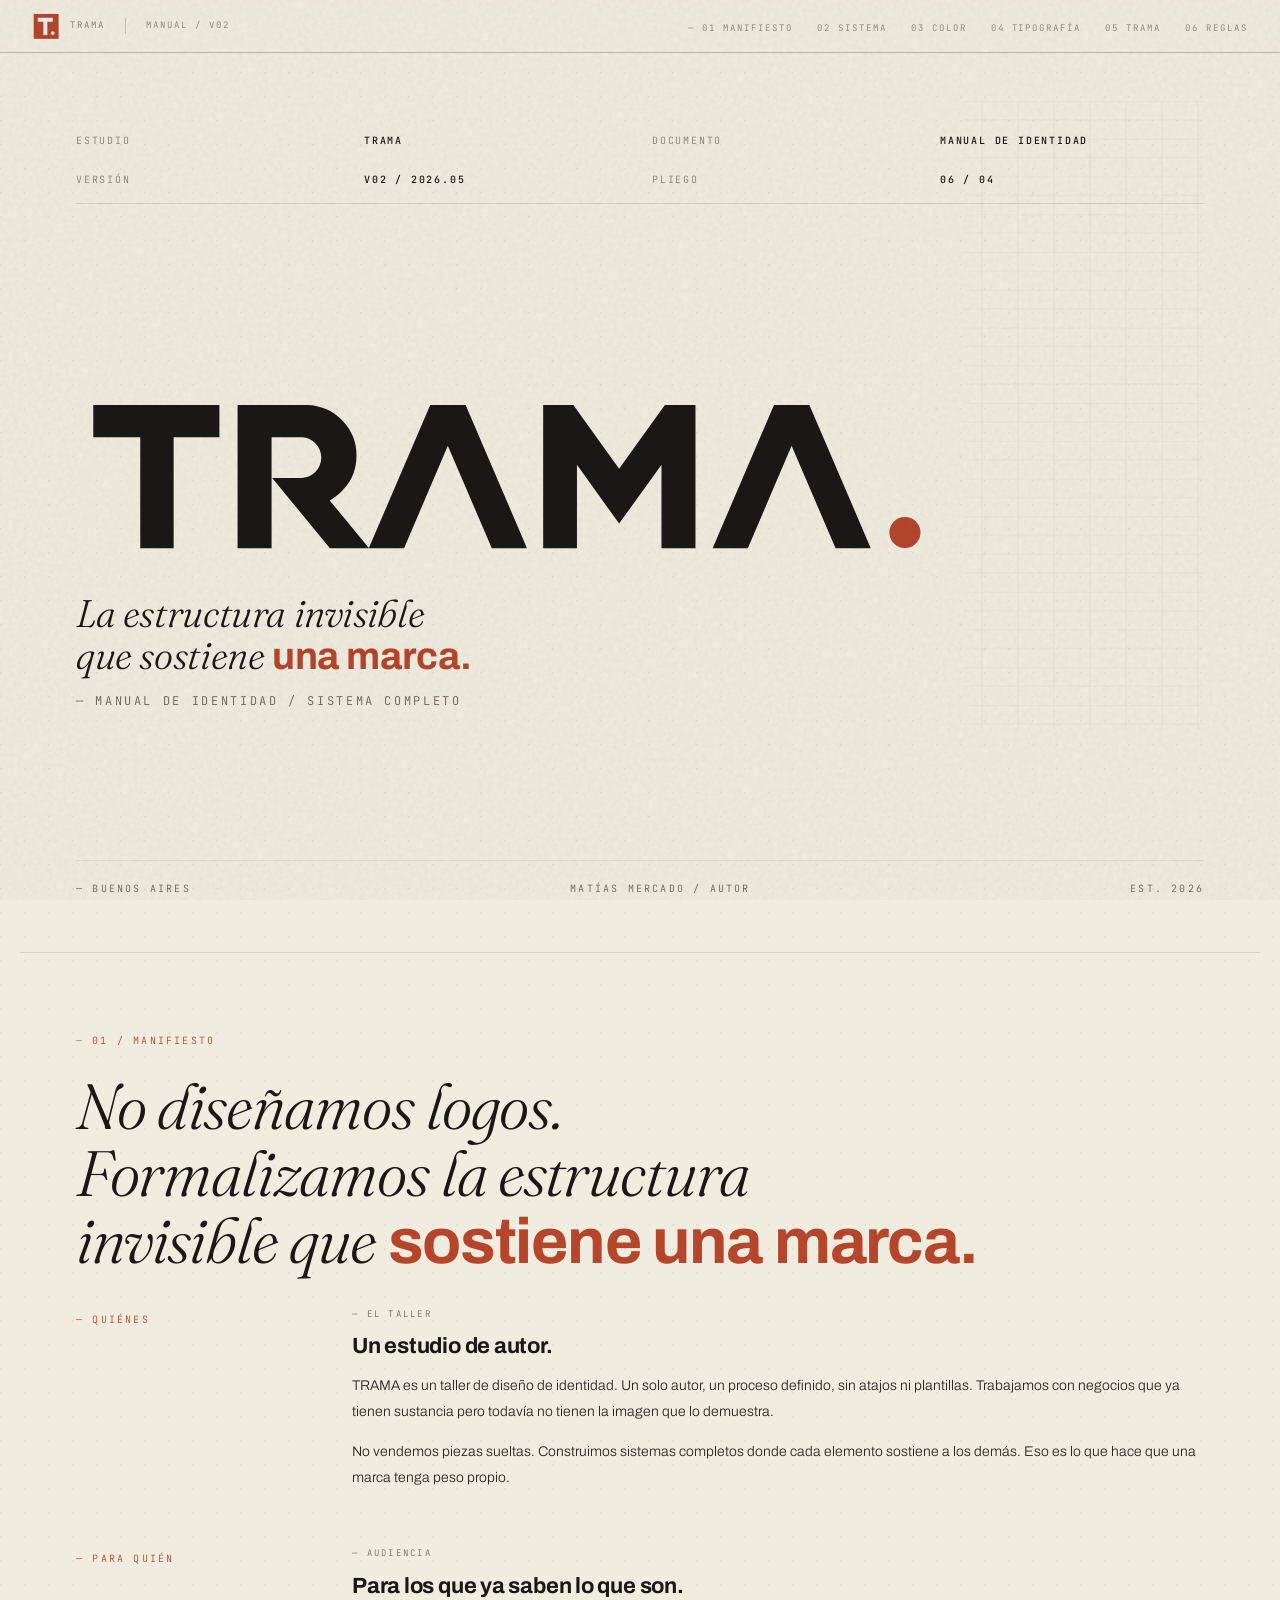
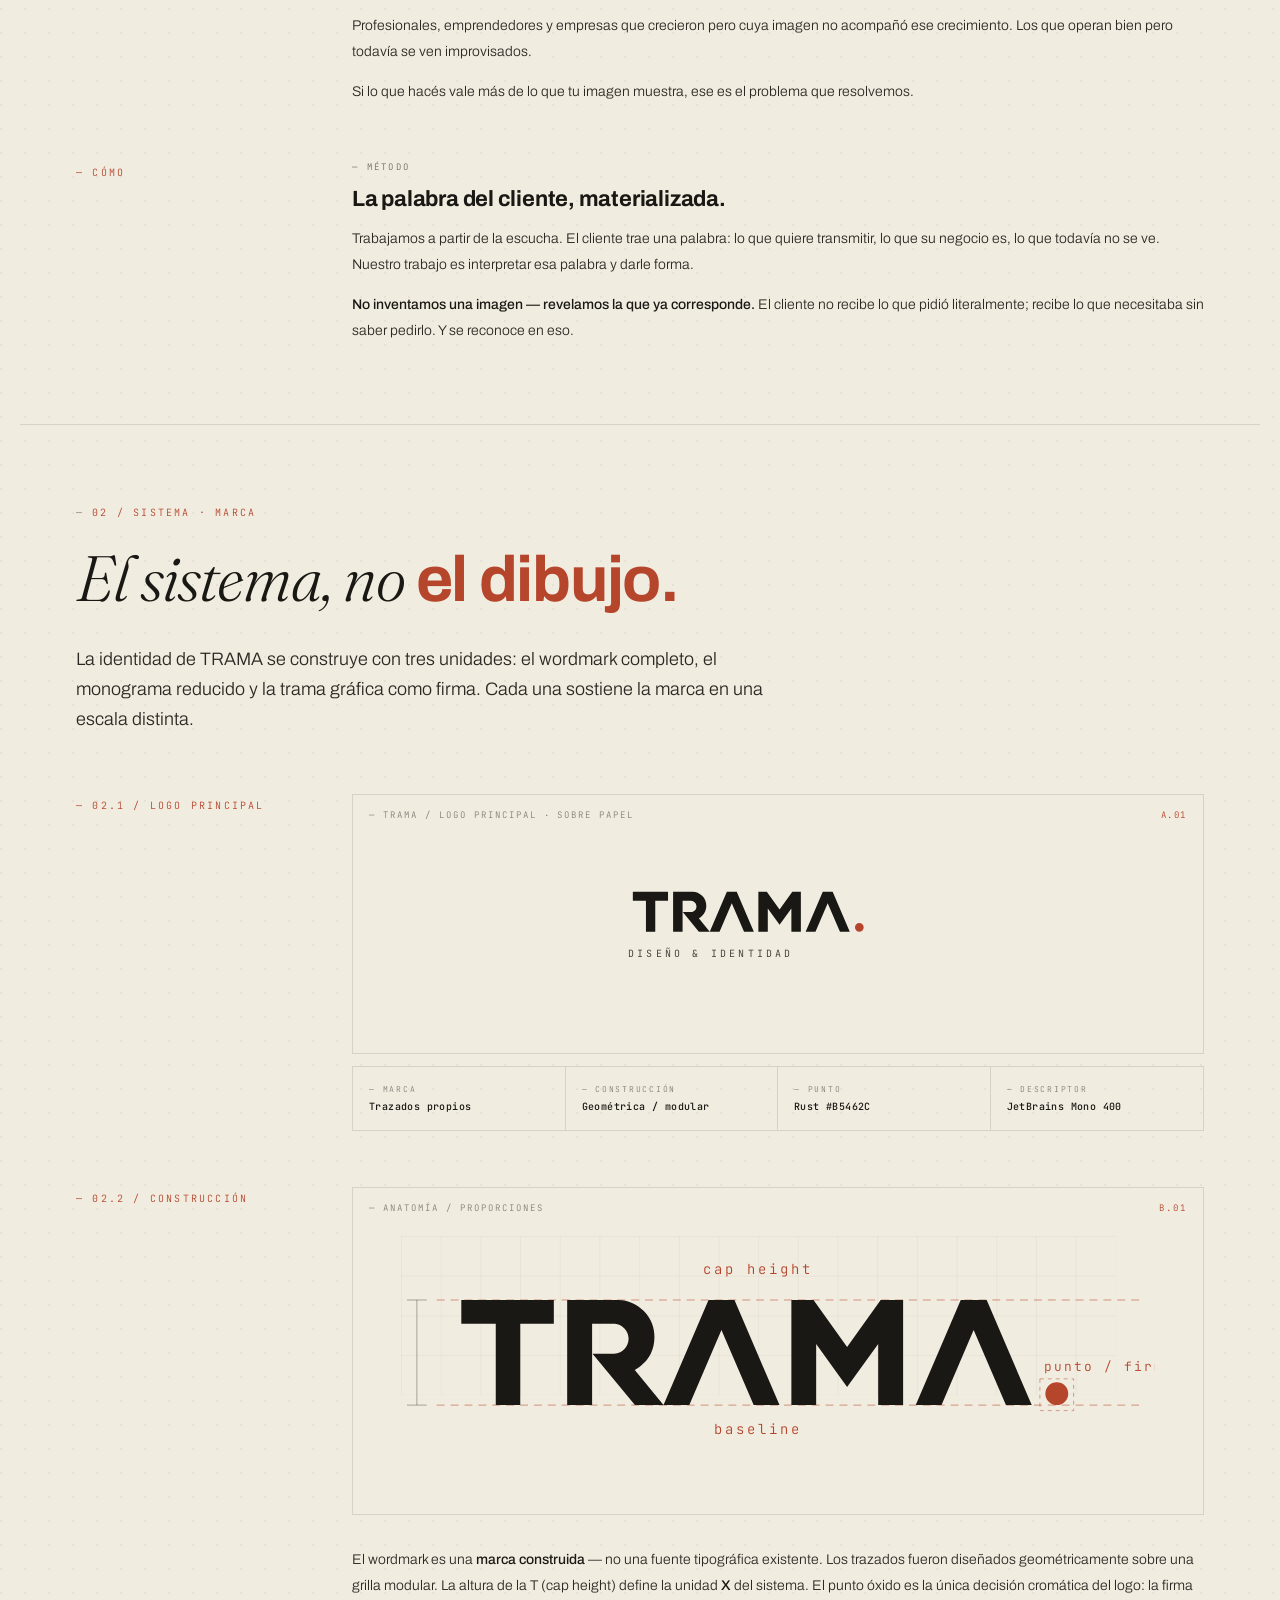
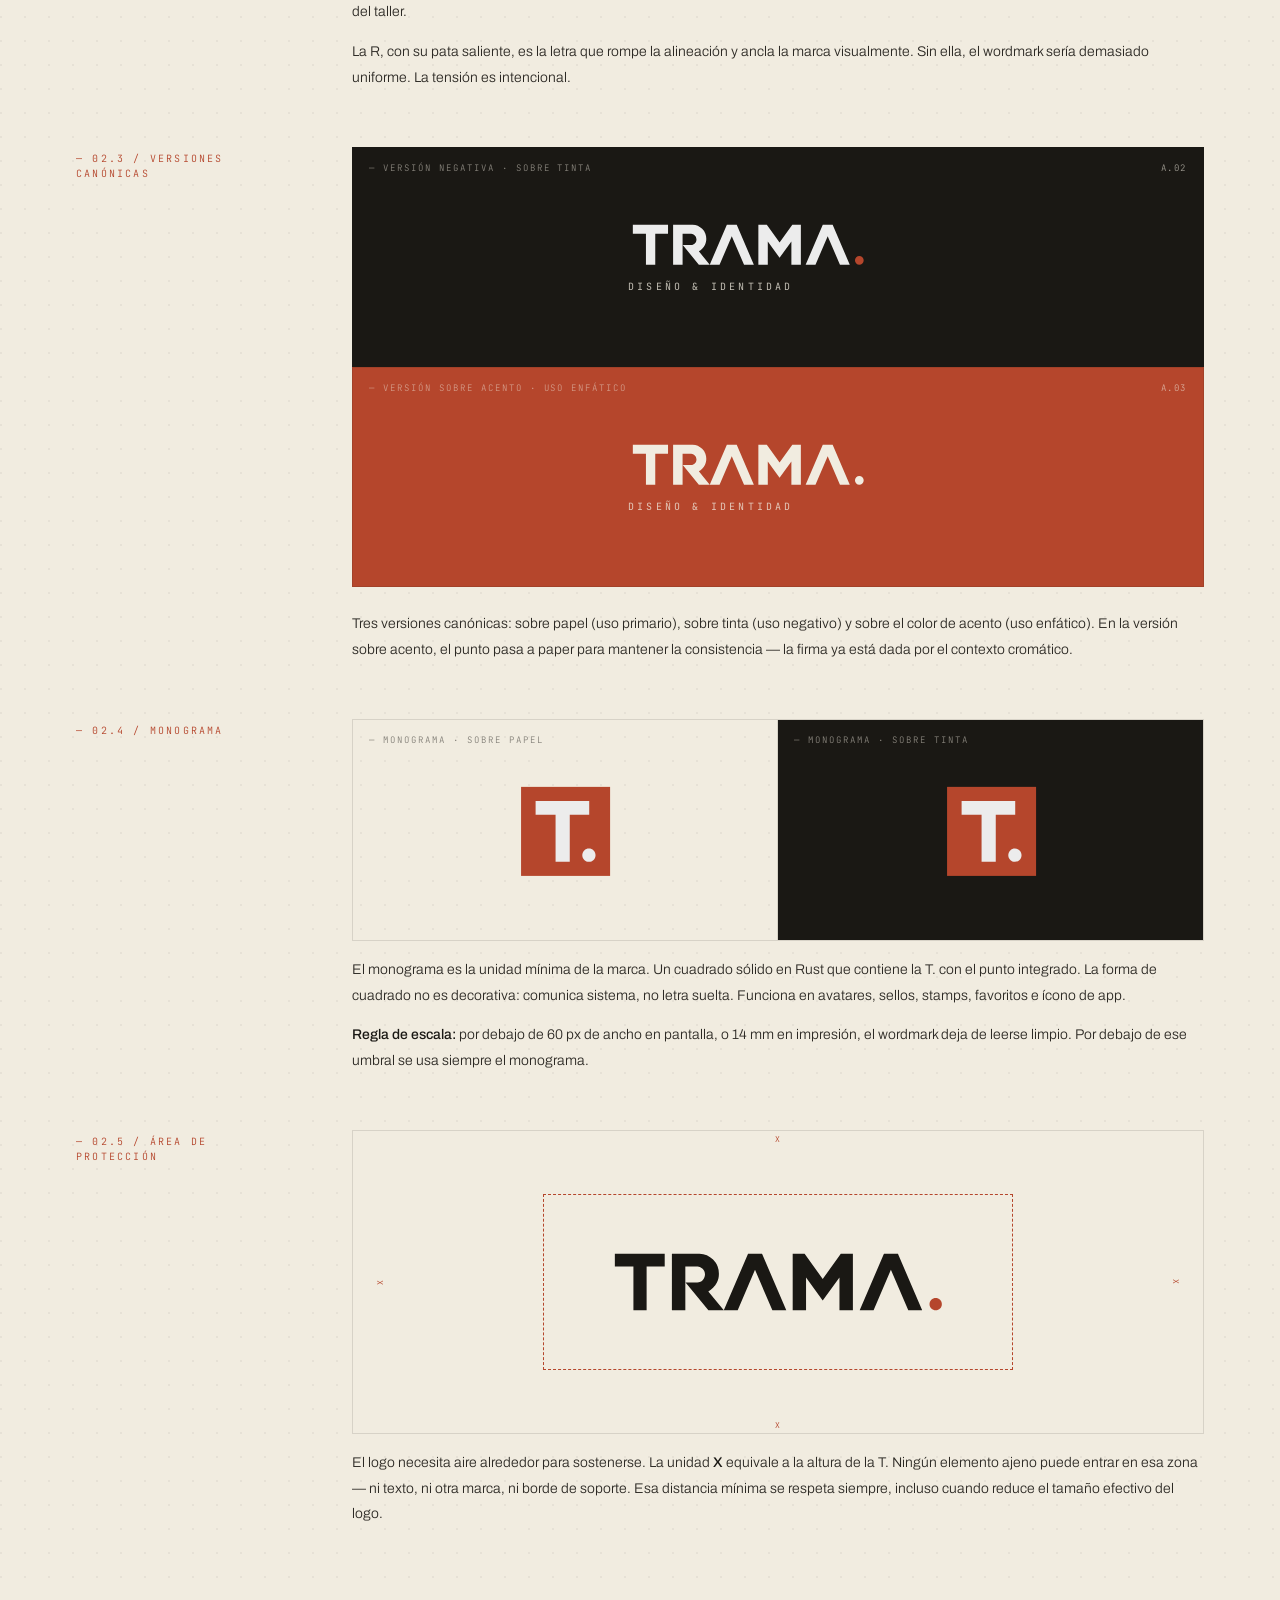
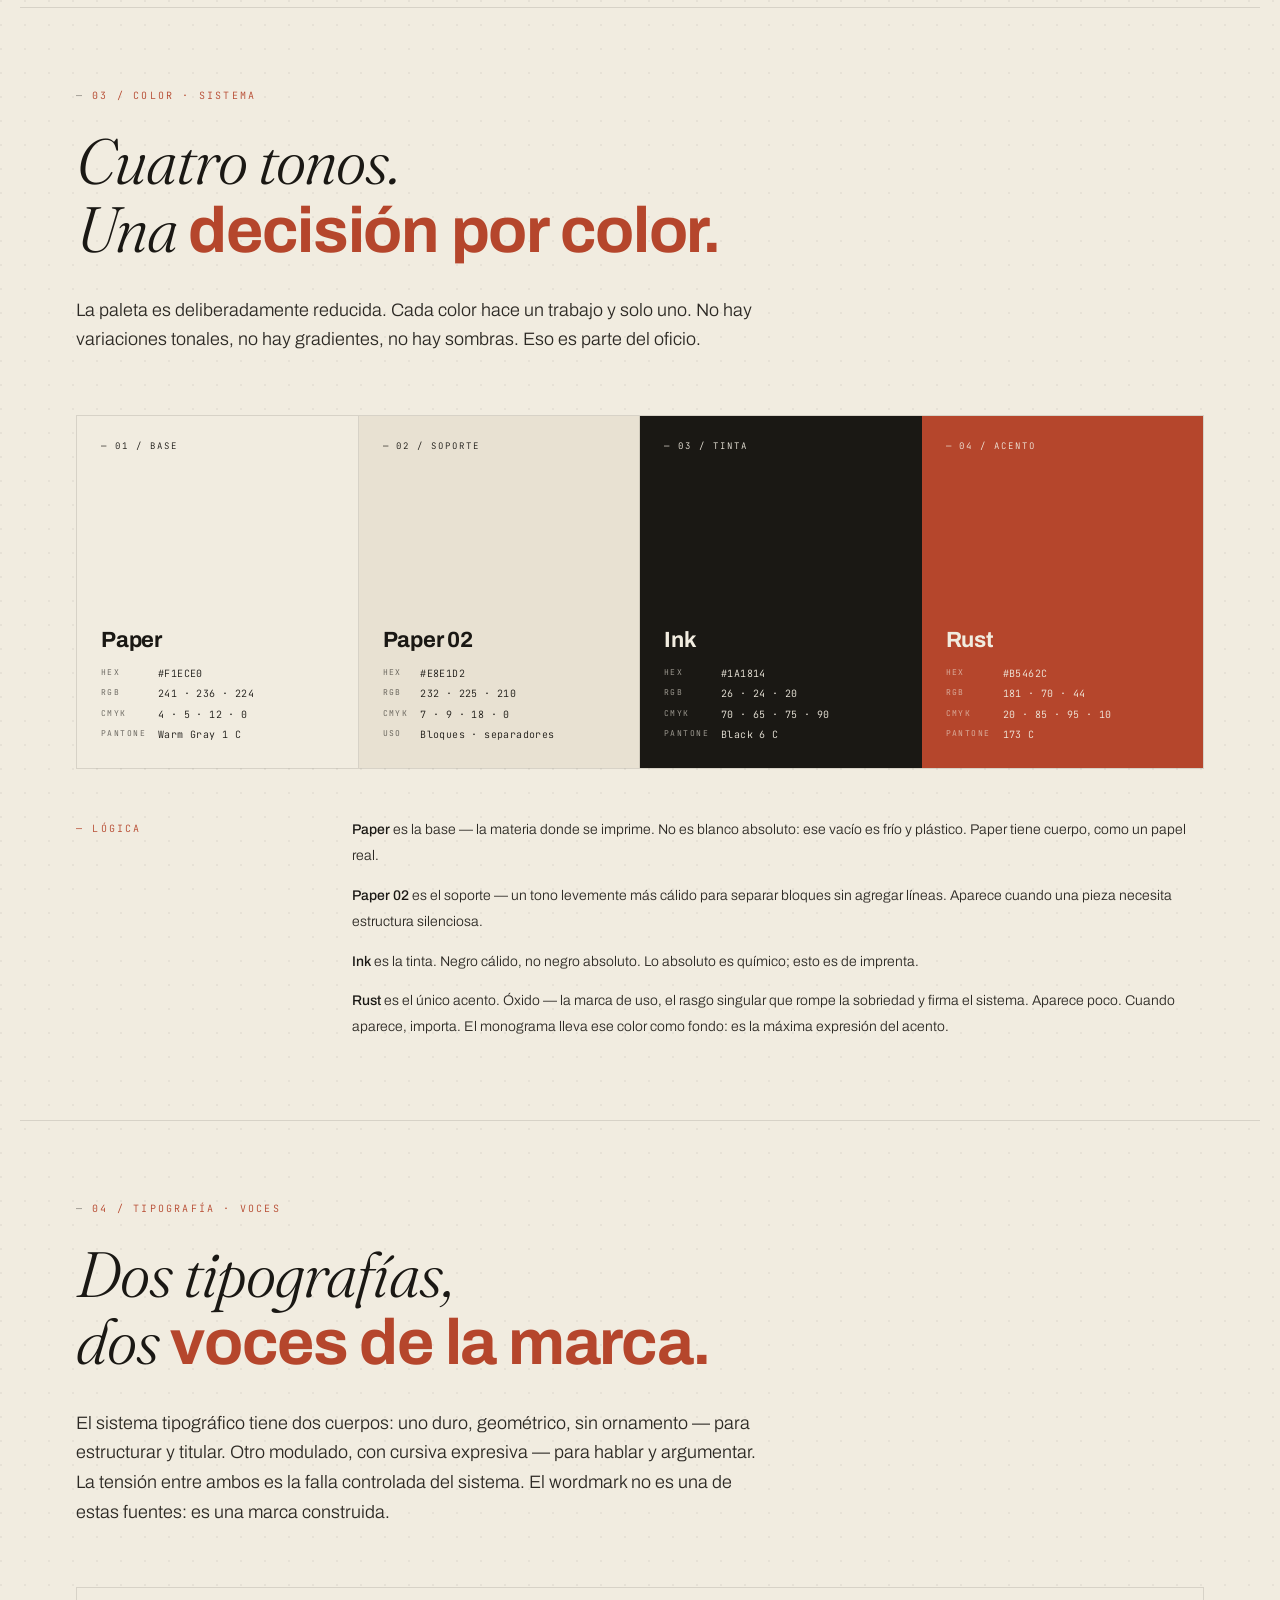
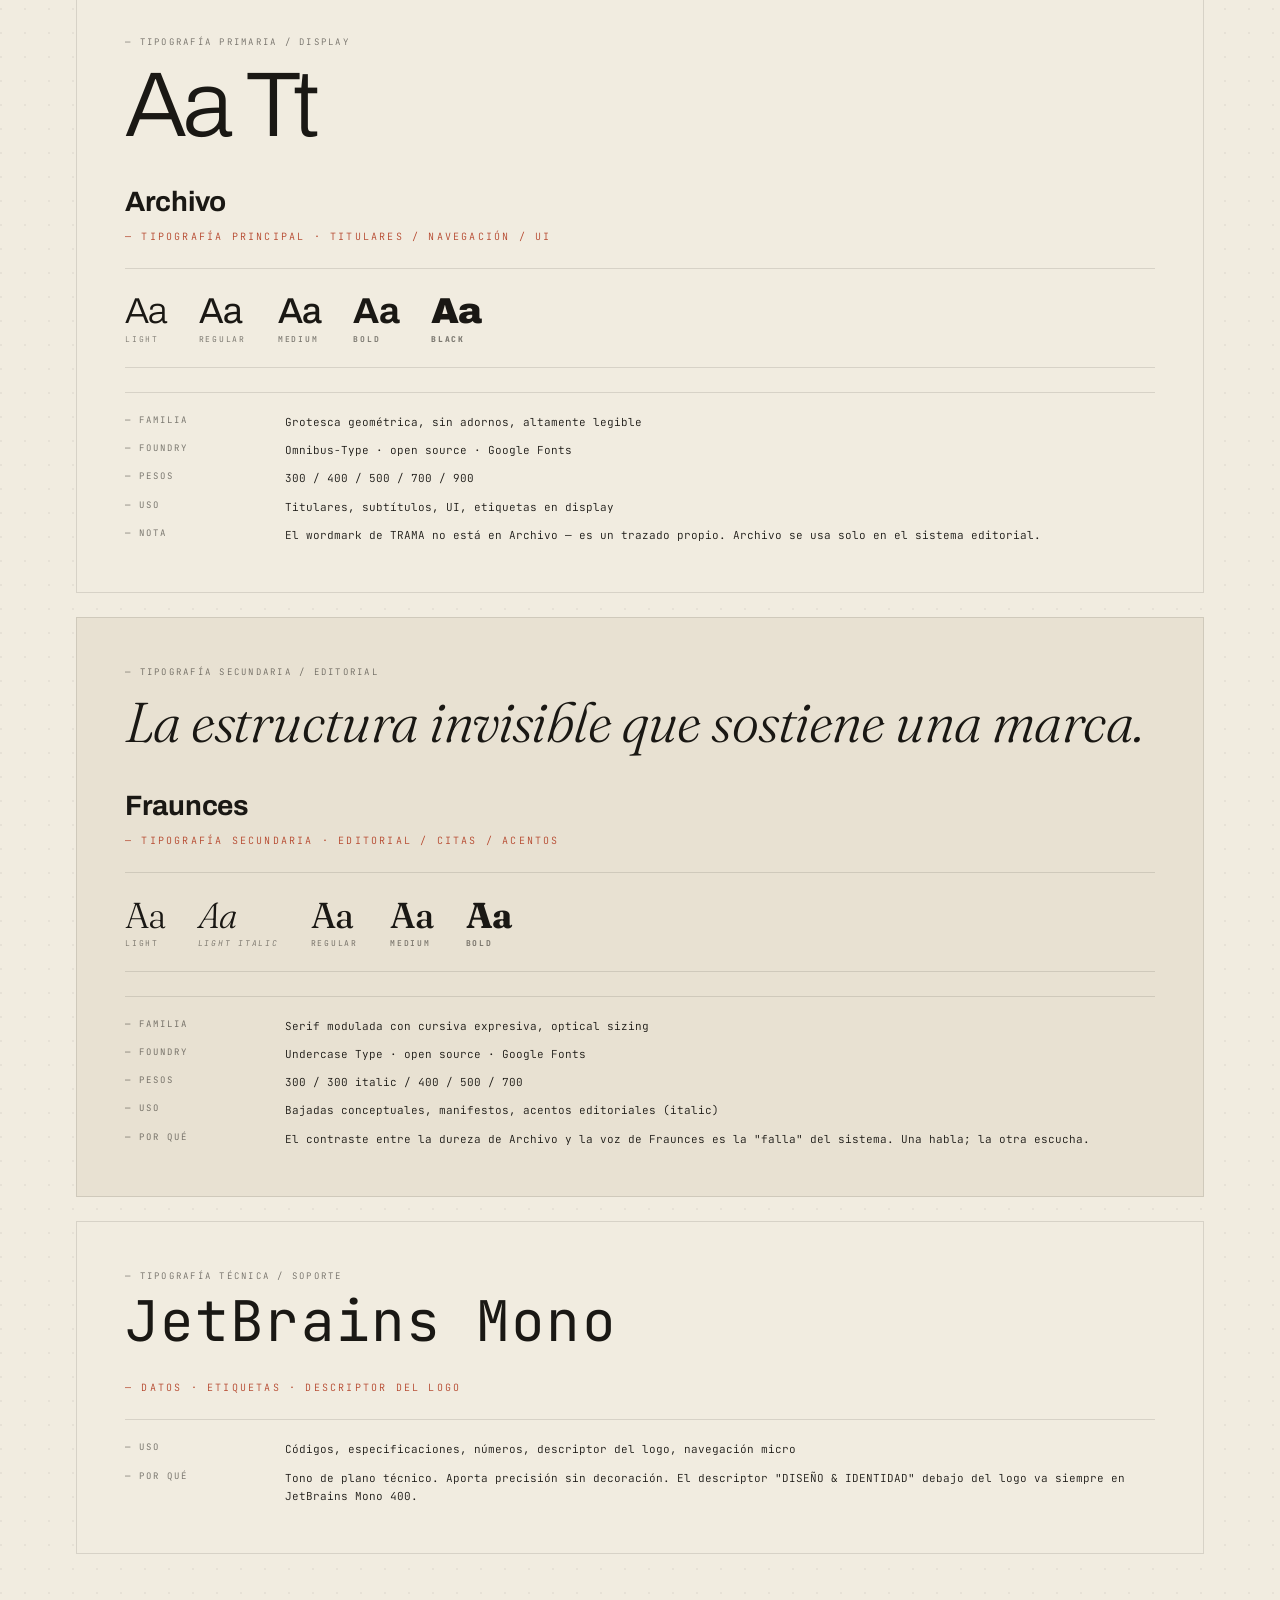
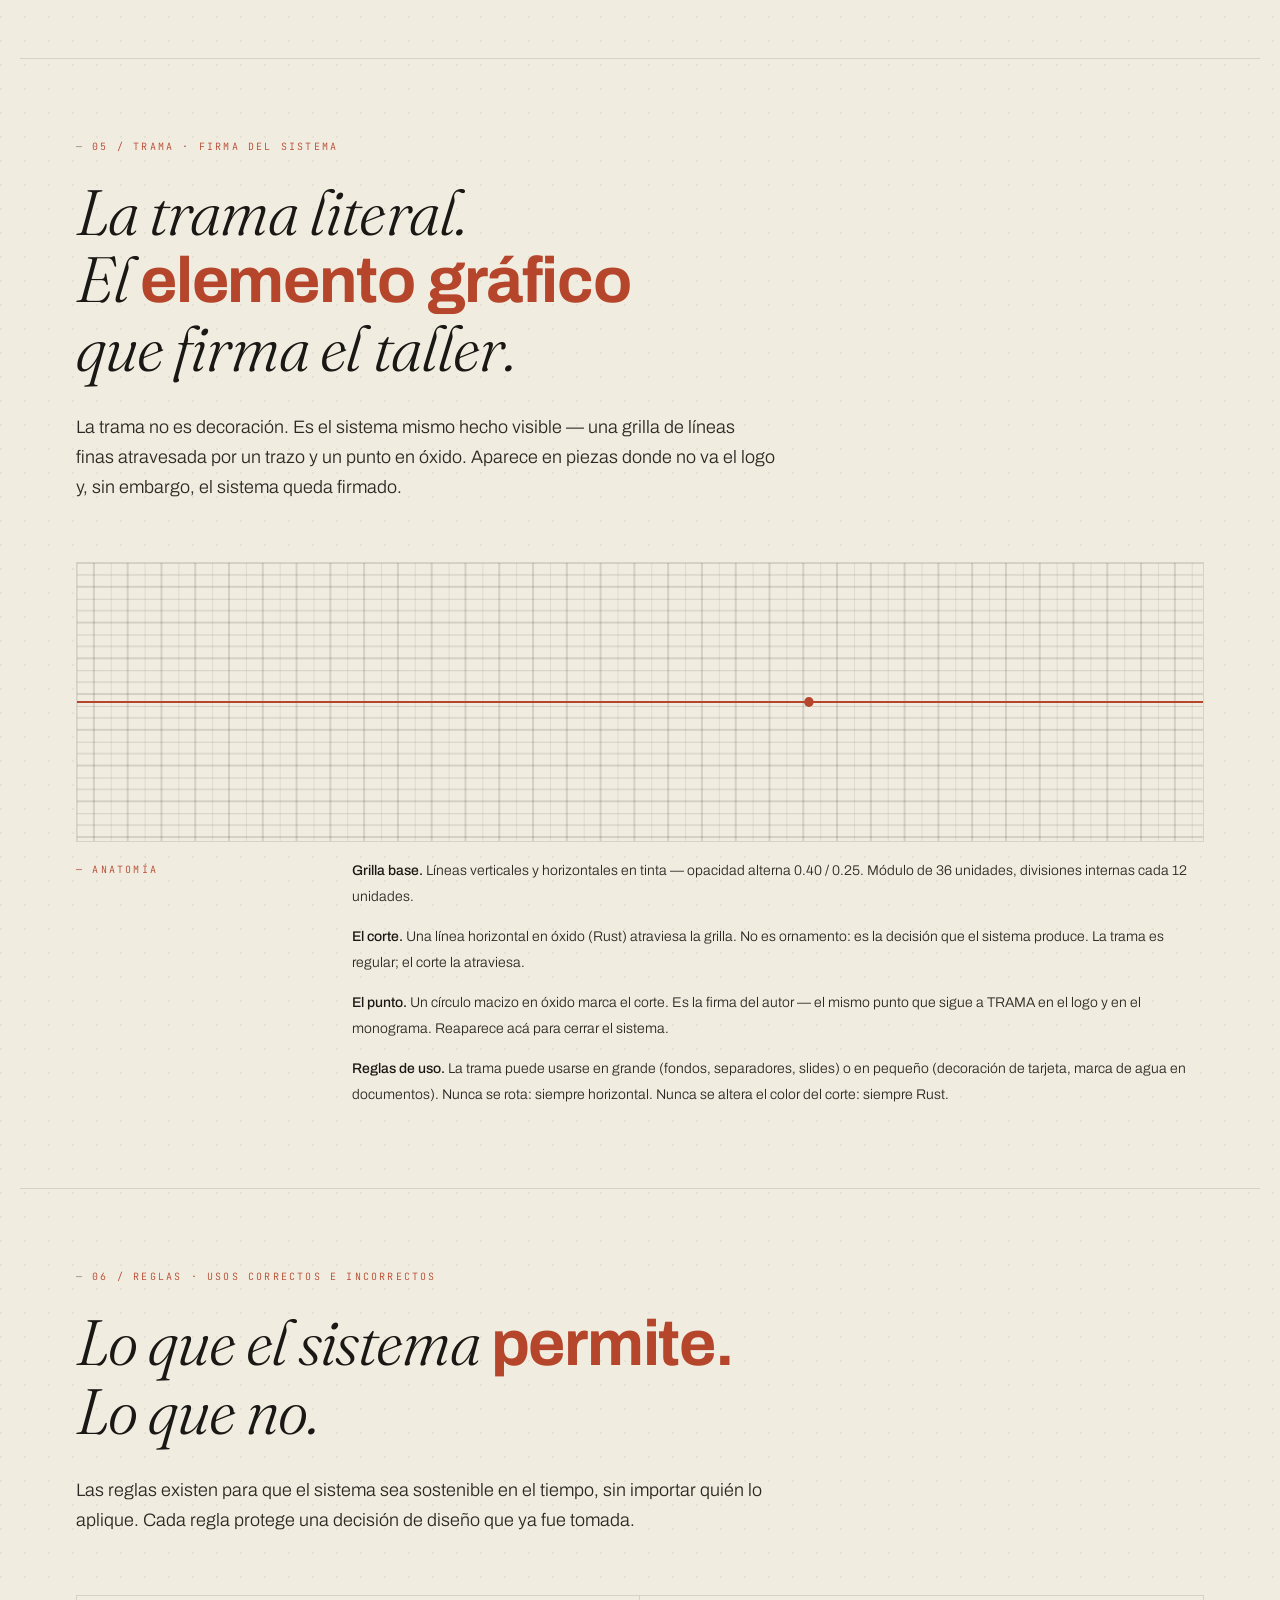
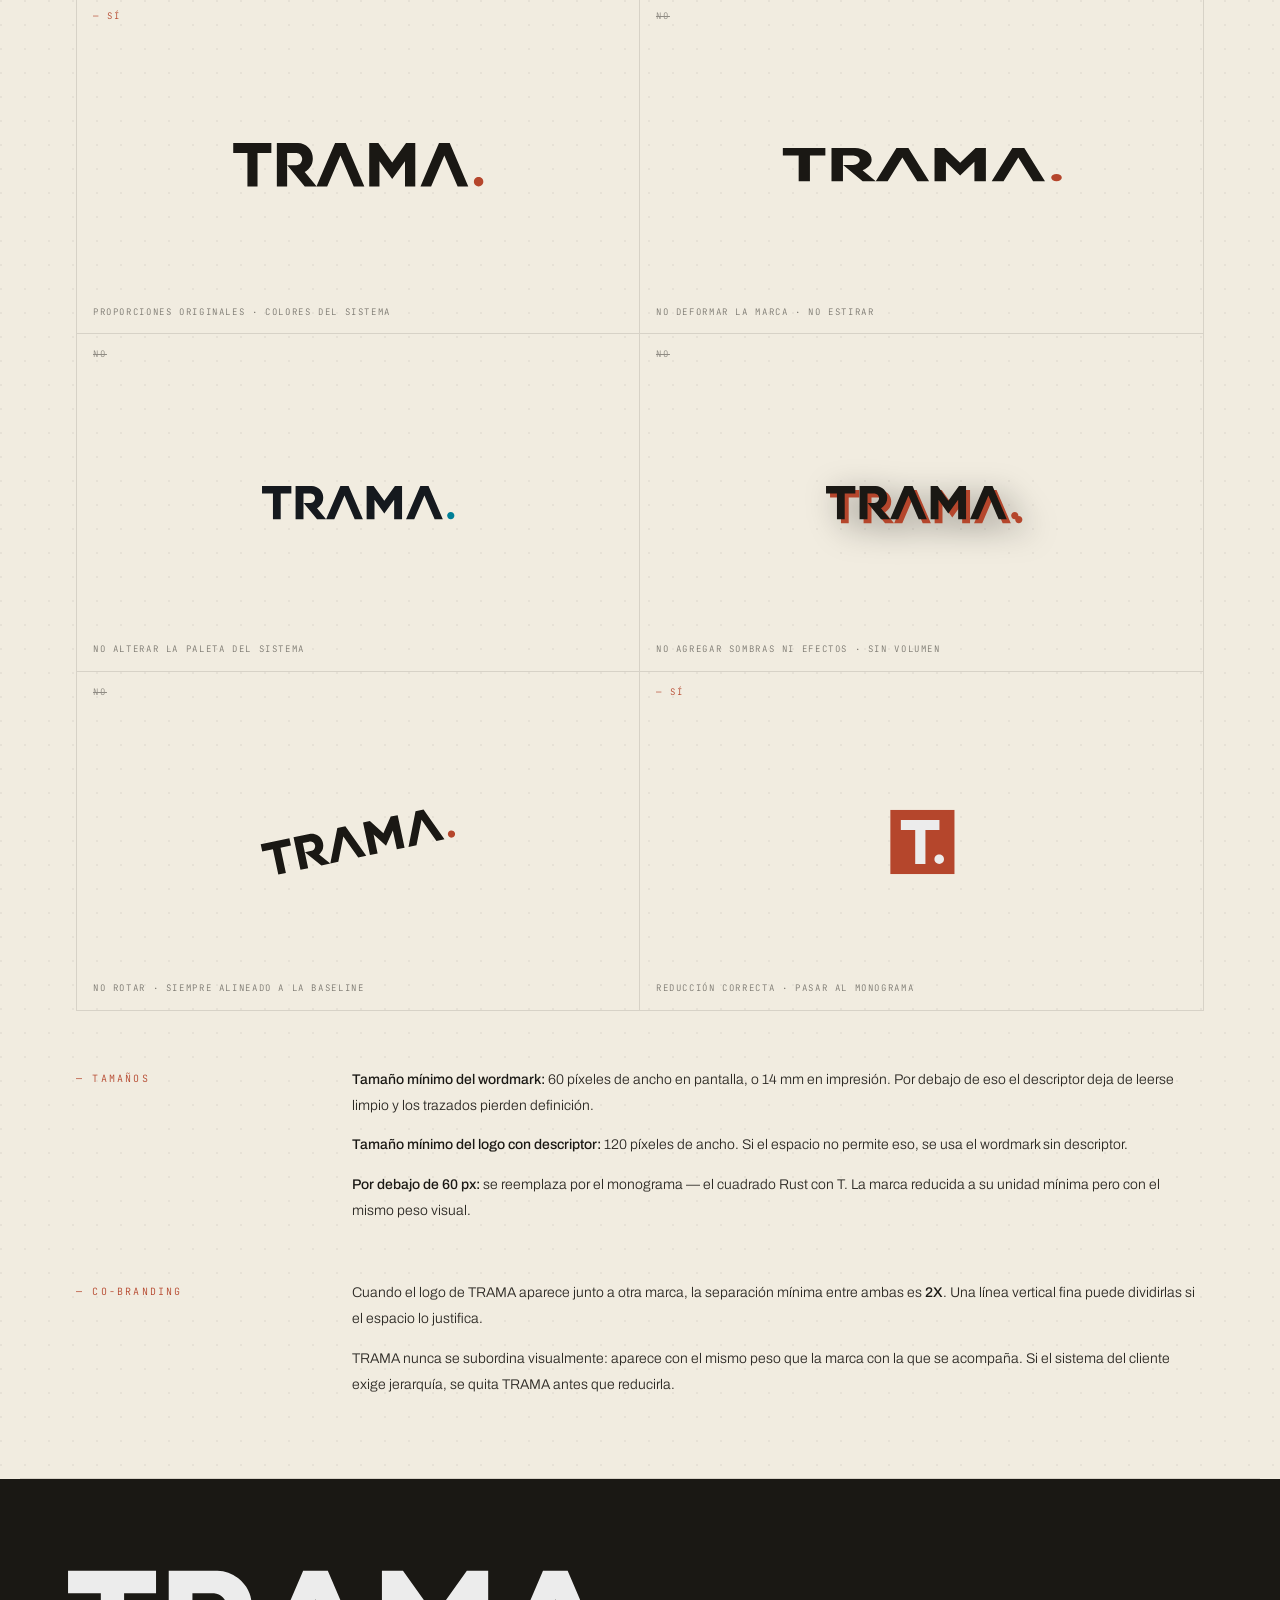
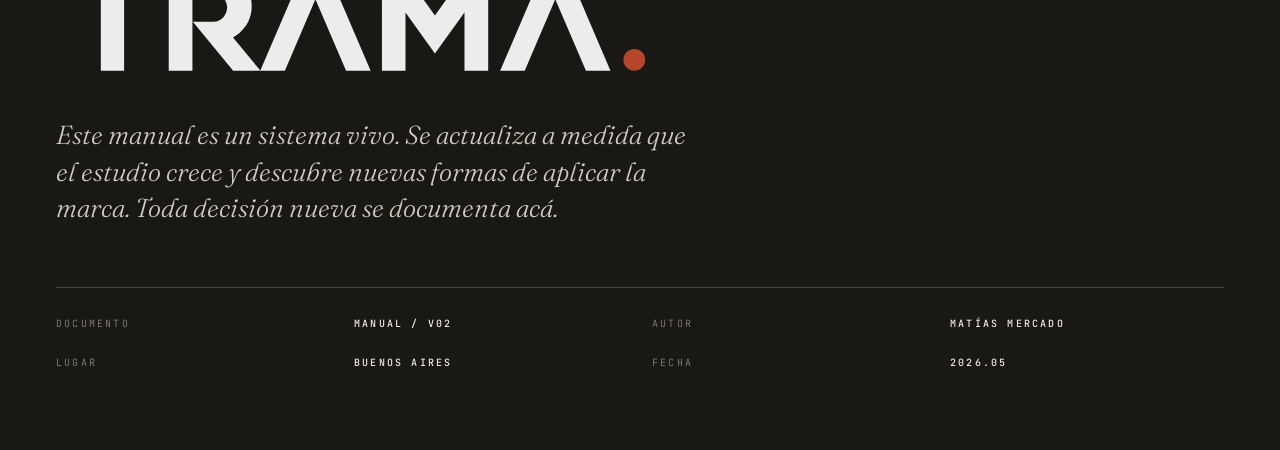
<file: proyectos/trama-manual.html>
<!DOCTYPE html>
<html lang="es">
<head>
<meta charset="UTF-8">
<meta name="viewport" content="width=device-width, initial-scale=1.0">
<title>TRAMA — Manual de Identidad / V02</title>
<link href="https://fonts.googleapis.com/css2?family=Archivo:wght@300;400;500;700;900&family=Fraunces:opsz,wght@9..144,300;9..144,400;9..144,500;9..144,700&family=JetBrains+Mono:wght@300;400;500&display=swap" rel="stylesheet">
<style>
* { box-sizing: border-box; margin: 0; padding: 0; }
:root {
  --paper: #F1ECE0;
  --paper-2: #E8E1D2;
  --ink: #1A1814;
  --ink-soft: #2C2924;
  --rust: #B5462C;
  --line: rgba(26,24,20,0.12);
  --line-strong: rgba(26,24,20,0.25);
  --mono: 'JetBrains Mono', monospace;
  --display: 'Archivo', sans-serif;
  --serif: 'Fraunces', serif;
}
html { scroll-behavior: smooth; }
html, body {
  background: var(--paper); color: var(--ink);
  font-family: var(--display); font-weight: 300;
  line-height: 1.5;
}
body {
  background-image: radial-gradient(circle at 1px 1px, rgba(26,24,20,0.05) 1px, transparent 0);
  background-size: 24px 24px;
}
body::before {
  content: ''; position: fixed; inset: 0; pointer-events: none; z-index: 1000;
  background-image: url("data:image/svg+xml,%3Csvg viewBox='0 0 200 200' xmlns='http://www.w3.org/2000/svg'%3E%3Cfilter id='n'%3E%3CfeTurbulence type='fractalNoise' baseFrequency='0.9' numOctaves='3' stitchTiles='stitch'/%3E%3CfeColorMatrix values='0 0 0 0 0 0 0 0 0 0 0 0 0 0 0 0 0 0 0.04 0'/%3E%3C/filter%3E%3Crect width='100%25' height='100%25' filter='url(%23n)'/%3E%3C/svg%3E");
  mix-blend-mode: multiply;
}

/* ====== TOC BAR ====== */
.toc-bar {
  position: sticky; top: 0; z-index: 100;
  border-bottom: 1px solid var(--line-strong);
  padding: 12px 32px;
  display: flex; align-items: center; gap: 20px;
  backdrop-filter: blur(4px);
  background: rgba(241, 236, 224, 0.94);
}
.toc-mark {
  display: inline-flex; align-items: center; gap: 10px;
  text-decoration: none; color: var(--ink);
  flex-shrink: 0;
}
.toc-mono { width: 28px; height: 28px; display: block; flex-shrink: 0; }
.toc-label {
  font-family: var(--mono); font-size: 9px;
  letter-spacing: 0.22em; text-transform: uppercase;
  color: var(--ink); opacity: 0.55;
}
.toc-divider { width: 1px; height: 16px; background: var(--ink); opacity: 0.2; flex-shrink: 0; }
.toc-doc {
  font-family: var(--mono); font-size: 9px;
  letter-spacing: 0.22em; text-transform: uppercase;
  opacity: 0.5;
}
.toc-links {
  margin-left: auto;
  display: flex; gap: 24px; list-style: none;
}
.toc-links a {
  font-family: var(--mono); font-size: 9px;
  letter-spacing: 0.22em; text-transform: uppercase;
  color: var(--ink); text-decoration: none; opacity: 0.5;
  transition: opacity 0.2s, color 0.2s;
}
.toc-links a:hover { opacity: 1; color: var(--rust); }

/* ====== SECTION ====== */
.section {
  max-width: 1240px; margin: 0 auto;
  padding: 80px 56px;
  position: relative; border-bottom: 1px solid var(--line);
}
.section:last-child { border-bottom: none; }

.section-num {
  font-family: var(--mono); font-size: 10px;
  letter-spacing: 0.22em; text-transform: uppercase;
  color: var(--rust); margin-bottom: 24px;
  display: flex; align-items: baseline; gap: 8px;
}
.section-num span { opacity: 0.5; color: var(--ink); }
.section-headline {
  font-family: var(--serif); font-weight: 300;
  font-style: italic; font-size: clamp(40px, 5vw, 72px);
  line-height: 1.05; letter-spacing: -0.015em;
  margin-bottom: 32px; max-width: 920px;
}
.section-headline em {
  font-style: normal; font-family: var(--display);
  font-weight: 700; color: var(--rust); letter-spacing: -0.02em;
}
.section-lead {
  font-family: var(--display); font-weight: 300;
  font-size: 18px; line-height: 1.65; color: var(--ink-soft);
  max-width: 700px; margin-bottom: 60px;
}
.subsection {
  display: grid; grid-template-columns: 220px 1fr;
  gap: 56px; margin-bottom: 56px; align-items: start;
}
.subsection:last-child { margin-bottom: 0; }
.subsection-tag {
  font-family: var(--mono); font-size: 10px;
  letter-spacing: 0.22em; text-transform: uppercase;
  color: var(--rust); padding-top: 4px;
}
.subsection-content { min-width: 0; }
.kicker {
  font-family: var(--mono); font-size: 9px;
  letter-spacing: 0.25em; text-transform: uppercase;
  color: var(--ink); opacity: 0.6; margin-bottom: 12px;
}
.heading {
  font-family: var(--display); font-weight: 700;
  font-size: 22px; letter-spacing: -0.01em;
  margin-bottom: 14px; line-height: 1.2;
}
.body-text {
  font-family: var(--display); font-weight: 300;
  font-size: 14px; line-height: 1.85; color: var(--ink-soft);
}
.body-text p + p { margin-top: 14px; }
.body-text strong { font-weight: 500; color: var(--ink); }

/* ====== COVER ====== */
.cover {
  min-height: 100vh; padding: 80px 56px 56px;
  max-width: 1240px; margin: 0 auto;
  display: flex; flex-direction: column; justify-content: space-between;
  border-bottom: 1px solid var(--line);
  position: relative; overflow: hidden;
}
.cover-meta {
  display: grid; grid-template-columns: repeat(4, 1fr);
  gap: 24px; font-family: var(--mono); font-size: 10px;
  letter-spacing: 0.18em; text-transform: uppercase;
  padding-bottom: 16px; border-bottom: 1px solid var(--line);
  position: relative; z-index: 1;
}
.cover-meta span:nth-child(odd) { opacity: 0.5; }
.cover-meta b { font-weight: 500; }
.cover-wm {
  display: block; width: min(860px, 100%);
  margin: 72px 0 28px;
  position: relative; z-index: 1;
}
.cover-subtitle {
  font-family: var(--serif); font-style: italic; font-weight: 300;
  font-size: clamp(22px, 3vw, 42px); line-height: 1.1;
  max-width: 680px; letter-spacing: -0.01em;
  margin-bottom: 40px; position: relative; z-index: 1;
}
.cover-subtitle em {
  font-style: normal; font-family: var(--display);
  font-weight: 700; color: var(--rust);
}
.cover-foot {
  display: flex; justify-content: space-between; align-items: end;
  border-top: 1px solid var(--line); padding-top: 20px;
  font-family: var(--mono); font-size: 10px;
  letter-spacing: 0.22em; text-transform: uppercase; opacity: 0.65;
  position: relative; z-index: 1;
}
.cover-trama {
  position: absolute; top: 48px; right: 56px;
  width: 240px; height: 70%; opacity: 0.1; pointer-events: none;
}

/* ====== LOGO DISPLAY BLOCK ====== */
.logo-display {
  background: var(--paper); border: 1px solid var(--line);
  padding: 60px; display: flex; flex-direction: column;
  align-items: center; justify-content: center;
  margin-bottom: 12px; position: relative; min-height: 260px;
}
.logo-display.dark { background: var(--ink); }
.logo-display.rust-bg { background: var(--rust); }
.logo-display .corner-tl {
  position: absolute; top: 14px; left: 16px;
  font-family: var(--mono); font-size: 9px;
  letter-spacing: 0.22em; text-transform: uppercase; opacity: 0.5;
}
.logo-display.dark .corner-tl,
.logo-display.rust-bg .corner-tl { color: rgba(241,236,224,0.5); opacity: 1; }
.logo-display .corner-tr {
  position: absolute; top: 14px; right: 16px;
  font-family: var(--mono); font-size: 9px;
  letter-spacing: 0.18em; color: var(--rust);
}
.logo-display.dark .corner-tr,
.logo-display.rust-bg .corner-tr { color: rgba(241,236,224,0.6); }

/* wordmark in display blocks */
.wm-wrap { width: min(480px, 80%); display: block; }
.desc {
  font-family: var(--mono); font-weight: 400; font-size: 10px;
  letter-spacing: 0.32em; text-transform: uppercase;
  margin-top: 10px; text-align: left; opacity: 0.78;
}
.desc.light { color: var(--paper); }
.logo-display.rust-bg .desc { color: var(--paper); }

/* spec strip */
.spec-strip {
  display: grid; grid-template-columns: repeat(4, 1fr);
  border: 1px solid var(--line); font-family: var(--mono); font-size: 10px;
}
.spec-cell { padding: 16px; border-right: 1px solid var(--line); }
.spec-cell:last-child { border-right: none; }
.spec-cell .label {
  text-transform: uppercase; letter-spacing: 0.22em;
  font-size: 8px; opacity: 0.5; margin-bottom: 4px;
}
.spec-cell .value { font-weight: 500; letter-spacing: 0.04em; }

/* ====== CONSTRUCTION GRID ====== */
.construction {
  background: var(--paper); border: 1px solid var(--line);
  padding: 48px 48px 40px; margin-bottom: 32px; position: relative;
}
.construction-svg { width: 100%; height: auto; display: block; }
.construction .corner-tl, .construction .corner-tr {
  position: absolute; top: 14px;
  font-family: var(--mono); font-size: 9px;
  letter-spacing: 0.22em; text-transform: uppercase;
}
.construction .corner-tl { left: 16px; opacity: 0.5; }
.construction .corner-tr { right: 16px; color: var(--rust); }

/* ====== MONOGRAM BLOCK ====== */
.mono-grid {
  display: grid; grid-template-columns: 1fr 1fr;
  gap: 0; border: 1px solid var(--line); margin-bottom: 16px;
}
.mono-cell {
  padding: 56px 40px; display: flex; align-items: center;
  justify-content: center; border-right: 1px solid var(--line);
  position: relative; min-height: 220px;
}
.mono-cell:nth-child(2n) { border-right: none; }
.mono-cell .corner-tl {
  position: absolute; top: 14px; left: 16px;
  font-family: var(--mono); font-size: 9px;
  letter-spacing: 0.22em; text-transform: uppercase; opacity: 0.5;
}
.mono-cell.dark { background: var(--ink); }
.mono-cell.dark .corner-tl { color: rgba(241,236,224,0.5); opacity: 1; }

/* ====== PROTECTION AREA ====== */
.protection {
  background: var(--paper); border: 1px solid var(--line);
  padding: 80px; position: relative; margin-bottom: 16px;
  display: flex; align-items: center; justify-content: center;
}
.protection-inner { position: relative; display: inline-block; padding: 36px 48px; }
.protection-inner::before {
  content: ''; position: absolute; inset: 0;
  outline: 1px dashed var(--rust); outline-offset: 16px;
}
.protection-inner .wm-wrap { width: min(340px, 70vw); }
.protection-x {
  position: absolute; font-family: var(--mono); font-size: 8px;
  letter-spacing: 0.18em; color: var(--rust); text-transform: uppercase;
}
.px-top { top: 2px; left: 50%; transform: translateX(-50%); }
.px-bottom { bottom: 2px; left: 50%; transform: translateX(-50%); }
.px-left { left: 24px; top: 50%; transform: translateY(-50%) rotate(-90deg); }
.px-right { right: 24px; top: 50%; transform: translateY(-50%) rotate(90deg); }

/* ====== COLOR SWATCHES ====== */
.colors-grid {
  display: grid; grid-template-columns: repeat(4, 1fr);
  border: 1px solid var(--line); margin-bottom: 16px;
}
.swatch {
  aspect-ratio: 4/5; padding: 24px;
  border-right: 1px solid var(--line);
  display: flex; flex-direction: column; justify-content: space-between;
}
.swatch:last-child { border-right: none; }
.swatch.paper { background: var(--paper); color: var(--ink); }
.swatch.paper2 { background: var(--paper-2); color: var(--ink); }
.swatch.ink { background: var(--ink); color: var(--paper); }
.swatch.rust { background: var(--rust); color: var(--paper); }
.swatch-tag { font-family: var(--mono); font-size: 9px; letter-spacing: 0.22em; text-transform: uppercase; }
.swatch-name {
  font-family: var(--display); font-weight: 700;
  font-size: 22px; letter-spacing: -0.01em; line-height: 1.1; margin-top: auto;
}
.swatch-codes {
  font-family: var(--mono); font-size: 10px; line-height: 1.65; margin-top: 14px;
  letter-spacing: 0.04em; display: grid; grid-template-columns: auto 1fr; gap: 4px 12px;
}
.swatch-codes b {
  font-weight: 400; opacity: 0.6; text-transform: uppercase;
  letter-spacing: 0.18em; font-size: 8px;
}

/* ====== TYPOGRAPHY ====== */
.type-block {
  border: 1px solid var(--line); background: var(--paper);
  padding: 48px; margin-bottom: 24px;
}
.type-display {
  font-size: 92px; line-height: 0.95; letter-spacing: -0.04em; margin-bottom: 32px;
}
.type-display.serif {
  font-family: var(--serif); font-weight: 300; font-style: italic;
  font-size: 56px; letter-spacing: -0.01em; line-height: 1.1;
}
.type-name { font-family: var(--display); font-weight: 700; font-size: 28px; margin-bottom: 6px; letter-spacing: -0.01em; }
.type-role { font-family: var(--mono); font-size: 10px; letter-spacing: 0.22em; text-transform: uppercase; color: var(--rust); margin-bottom: 24px; }
.type-spec {
  font-family: var(--mono); font-size: 11px;
  border-top: 1px solid var(--line); padding-top: 20px;
  display: grid; grid-template-columns: 140px 1fr;
  gap: 10px 20px; line-height: 1.65;
}
.type-spec b { font-weight: 400; letter-spacing: 0.22em; text-transform: uppercase; font-size: 9px; opacity: 0.55; }
.weights-row {
  display: flex; flex-wrap: wrap; gap: 32px;
  font-family: var(--display); font-size: 36px; line-height: 1; letter-spacing: -0.02em;
  padding: 24px 0; border-top: 1px solid var(--line); border-bottom: 1px solid var(--line); margin: 24px 0;
}
.weights-row span { display: flex; flex-direction: column; gap: 6px; }
.weights-row span small { font-family: var(--mono); font-size: 8px; letter-spacing: 0.22em; text-transform: uppercase; opacity: 0.55; }

/* ====== TRAMA PATTERN ====== */
.trama-block {
  border: 1px solid var(--line); background: var(--paper);
  height: 280px; overflow: hidden; margin-bottom: 16px; position: relative;
}
.trama-block svg { width: 100%; height: 100%; display: block; }

/* ====== CORRECT / INCORRECT ====== */
.uses-grid {
  display: grid; grid-template-columns: repeat(2, 1fr);
  gap: 0; border: 1px solid var(--line); margin-bottom: 16px;
}
.use-cell {
  aspect-ratio: 5/3; border-right: 1px solid var(--line); border-bottom: 1px solid var(--line);
  display: flex; align-items: center; justify-content: center;
  position: relative; padding: 40px; overflow: hidden;
}
.use-cell:nth-child(2n) { border-right: none; }
.use-cell:nth-last-child(-n+2) { border-bottom: none; }
.use-flag {
  position: absolute; top: 14px; left: 16px;
  font-family: var(--mono); font-size: 9px;
  letter-spacing: 0.22em; text-transform: uppercase;
}
.use-flag.ok { color: var(--rust); }
.use-flag.no { color: var(--ink); opacity: 0.45; text-decoration: line-through; text-decoration-thickness: 1px; }
.use-tag {
  position: absolute; bottom: 14px; left: 16px; right: 16px;
  font-family: var(--mono); font-size: 9px; letter-spacing: 0.18em;
  text-transform: uppercase; opacity: 0.55;
}
.use-wm { display: block; width: min(260px, 70%); }

/* wrong examples via CSS transform on wrapper */
.wm-wrong-stretch { display: block; width: min(200px,65%); transform: scaleX(1.45); }
.wm-wrong-rotate  { display: block; width: min(200px,65%); transform: rotate(-12deg); }
.wm-wrong-shadow  { display: block; width: min(200px,65%); filter: drop-shadow(4px 4px 0 #B5462C) drop-shadow(8px 8px 16px rgba(0,0,0,0.35)); }
.wm-wrong-color   { display: block; width: min(200px,65%); filter: hue-rotate(175deg) saturate(1.5); }

/* ====== COLOPHON ====== */
.colophon { background: var(--ink); color: var(--paper); padding: 80px 56px; }
.colophon-inner { max-width: 1240px; margin: 0 auto; }
.colophon-wm { display: block; width: min(600px,80%); margin-bottom: 36px; }
.colophon-text {
  font-family: var(--serif); font-style: italic; font-weight: 300;
  font-size: 26px; line-height: 1.4; max-width: 640px; margin-bottom: 60px; opacity: 0.85;
}
.colophon-meta {
  display: grid; grid-template-columns: repeat(4, 1fr); gap: 24px;
  padding-top: 28px; border-top: 1px solid rgba(241,236,224,0.2);
  font-family: var(--mono); font-size: 10px;
  letter-spacing: 0.22em; text-transform: uppercase;
}
.colophon-meta span:nth-child(odd) { opacity: 0.5; }
.colophon-meta b { font-weight: 500; }

@media (max-width: 900px) {
  .section { padding: 56px 24px; }
  .cover { padding: 48px 24px; }
  .cover-meta, .colophon-meta { grid-template-columns: 1fr 1fr; }
  .subsection { grid-template-columns: 1fr; gap: 16px; }
  .toc-bar { padding: 12px 18px; gap: 10px; }
  .toc-doc { display: none; }
  .toc-links { gap: 12px; }
  .toc-links a { font-size: 8px; letter-spacing: 0.14em; }
  .colors-grid { grid-template-columns: repeat(2, 1fr); }
  .swatch:nth-child(2n) { border-right: none; }
  .swatch:nth-child(-n+2) { border-bottom: 1px solid var(--line); }
  .uses-grid { grid-template-columns: 1fr; }
  .use-cell { border-right: none !important; }
  .type-display { font-size: 56px; }
  .type-display.serif { font-size: 32px; }
  .spec-strip { grid-template-columns: 1fr 1fr; }
  .spec-cell:nth-child(2) { border-right: none; }
  .spec-cell:nth-child(-n+2) { border-bottom: 1px solid var(--line); }
  .protection { padding: 50px 24px; }
  .mono-grid { grid-template-columns: 1fr; }
  .mono-cell { border-right: none !important; border-bottom: 1px solid var(--line); }
}
</style>
</head>
<body>

<!-- ====== TOC BAR ====== -->
<div class="toc-bar">
  <a href="#cover" class="toc-mark">
    <!-- Monograma pequeño -->
    <svg class="toc-mono" viewBox="158 281 87 87" xmlns="http://www.w3.org/2000/svg">
      <rect x="163.274" y="286.98" fill="#B5462C" width="77.453" height="77.451"/>
      <path fill="#ECECEC" d="M222.568,311.184v-11.973h-46.635v11.973h17.368v41.019h12.343v-41.019H222.568z"/>
      <path fill="#ECECEC" d="M228.064,346.438c0-1.627-0.518-2.957-1.699-4.14c-1.107-1.108-2.439-1.626-4.064-1.626c-1.553,0-2.957,0.518-4.064,1.626c-1.107,1.183-1.699,2.513-1.699,4.14c0,1.552,0.592,2.881,1.625,3.99c0.074,0.074,0.074,0.074,0.074,0.074c1.107,1.107,2.514,1.699,4.064,1.699c1.625,0,2.957-0.59,4.064-1.699C227.547,349.393,228.064,347.988,228.064,346.438z"/>
    </svg>
    <span class="toc-label">TRAMA</span>
  </a>
  <span class="toc-divider"></span>
  <span class="toc-doc">Manual / V02</span>
  <ul class="toc-links">
    <li><a href="#manifiesto">— 01 Manifiesto</a></li>
    <li><a href="#sistema">02 Sistema</a></li>
    <li><a href="#color">03 Color</a></li>
    <li><a href="#tipografia">04 Tipografía</a></li>
    <li><a href="#trama">05 Trama</a></li>
    <li><a href="#reglas">06 Reglas</a></li>
  </ul>
</div>

<!-- ====== COVER ====== -->
<div id="cover" class="cover">
  <svg class="cover-trama" viewBox="0 0 240 600" preserveAspectRatio="none">
    <defs>
      <pattern id="pCover" x="0" y="0" width="36" height="36" patternUnits="userSpaceOnUse">
        <line x1="0" y1="0" x2="36" y2="0" stroke="#1A1814" stroke-width="0.6"/>
        <line x1="0" y1="18" x2="36" y2="18" stroke="#1A1814" stroke-width="0.4"/>
        <line x1="18" y1="0" x2="18" y2="36" stroke="#1A1814" stroke-width="0.4"/>
      </pattern>
    </defs>
    <rect width="100%" height="100%" fill="url(#pCover)"/>
  </svg>

  <div class="cover-meta">
    <span>Estudio</span><b>TRAMA</b>
    <span>Documento</span><b>Manual de Identidad</b>
    <span>Versión</span><b>V02 / 2026.05</b>
    <span>Pliego</span><b>06 / 04</b>
  </div>

  <div>
    <!-- Wordmark grande en portada -->
    <svg class="cover-wm" viewBox="44 66 318 65" xmlns="http://www.w3.org/2000/svg">
      <path fill="#1A1814" d="M227.902,72.245h-11.158v52.989h12.49V94.416l15.594,21.728l15.667-21.728v30.818h12.563V72.245H261.75l-16.924,23.649L227.902,72.245z"/>
      <path fill="#1A1814" d="M315.184,72.245h-13.08l-22.688,52.989h13.007l16.187-37.839l16.259,37.839h13.007L315.184,72.245z"/>
      <path fill="#1A1814" d="M142.249,77.713c-3.473-3.473-7.76-5.321-12.711-5.469h-25.792v52.989h12.563V84.217h10.347c0.148,0,0.369,0,0.517,0c0.222,0,0.37,0,0.591,0c1.774,0.147,3.399,0.887,4.73,2.217c1.404,1.404,2.143,3.251,2.217,5.321c-0.074,2.069-0.813,3.843-2.217,5.321c-0.666,0.591-1.331,1.108-2.069,1.478c-0.887,0.443-1.922,0.665-3.03,0.739H116.53l21.358,25.94h14.411v-0.074l-14.485-17.589c1.626-0.887,3.104-1.995,4.435-3.399c1.552-1.478,2.734-3.178,3.621-4.878c1.256-2.513,1.848-5.321,1.848-8.351c0-2.365-0.37-4.582-1.182-6.725C145.648,81.852,144.244,79.709,142.249,77.713z"/>
      <path fill="#1A1814" d="M152.299,125.16l0.074,0.074h12.933l16.185-37.839l16.259,37.839h13.007l-22.689-52.989h-13.081L152.299,125.16z"/>
      <path fill="#1A1814" d="M97.019,72.245H50.386v11.973h17.368v41.017h12.342V84.217H97.02L97.019,72.245L97.019,72.245z"/>
      <path fill="#B5462C" d="M354.575,115.331c-1.108-1.108-2.439-1.625-4.064-1.625c-1.552,0-2.957,0.517-4.063,1.625c-1.108,1.183-1.7,2.513-1.7,4.139c0,1.552,0.592,2.882,1.626,3.991c0.074,0.074,0.074,0.074,0.074,0.074c1.106,1.108,2.513,1.7,4.063,1.7c1.625,0,2.956-0.591,4.064-1.7c1.182-1.109,1.7-2.513,1.7-4.065C356.275,117.844,355.757,116.513,354.575,115.331z"/>
    </svg>
    <h1 class="cover-subtitle">
      La estructura invisible<br>que sostiene <em>una marca.</em><br>
      <span style="display:block;margin-top:18px;font-family:var(--mono);font-style:normal;font-size:12px;letter-spacing:0.22em;text-transform:uppercase;opacity:0.65;">— manual de identidad / sistema completo</span>
    </h1>
  </div>

  <div class="cover-foot">
    <span>— Buenos Aires</span>
    <span>Matías Mercado / autor</span>
    <span>Est. 2026</span>
  </div>
</div>

<!-- ====== 01 MANIFIESTO ====== -->
<section id="manifiesto" class="section">
  <div class="section-num"><span>—</span> 01 / Manifiesto</div>
  <h2 class="section-headline">
    No diseñamos logos.<br>
    Formalizamos la estructura<br>
    invisible que <em>sostiene una marca.</em>
  </h2>

  <div class="subsection">
    <div class="subsection-tag">— Quiénes</div>
    <div class="subsection-content">
      <div class="kicker">— El taller</div>
      <h3 class="heading">Un estudio de autor.</h3>
      <div class="body-text">
        <p>TRAMA es un taller de diseño de identidad. Un solo autor, un proceso definido, sin atajos ni plantillas. Trabajamos con negocios que ya tienen sustancia pero todavía no tienen la imagen que lo demuestra.</p>
        <p>No vendemos piezas sueltas. Construimos sistemas completos donde cada elemento sostiene a los demás. Eso es lo que hace que una marca tenga peso propio.</p>
      </div>
    </div>
  </div>

  <div class="subsection">
    <div class="subsection-tag">— Para quién</div>
    <div class="subsection-content">
      <div class="kicker">— Audiencia</div>
      <h3 class="heading">Para los que ya saben lo que son.</h3>
      <div class="body-text">
        <p>Profesionales, emprendedores y empresas que crecieron pero cuya imagen no acompañó ese crecimiento. Los que operan bien pero todavía se ven improvisados.</p>
        <p>Si lo que hacés vale más de lo que tu imagen muestra, ese es el problema que resolvemos.</p>
      </div>
    </div>
  </div>

  <div class="subsection">
    <div class="subsection-tag">— Cómo</div>
    <div class="subsection-content">
      <div class="kicker">— Método</div>
      <h3 class="heading">La palabra del cliente, materializada.</h3>
      <div class="body-text">
        <p>Trabajamos a partir de la escucha. El cliente trae una palabra: lo que quiere transmitir, lo que su negocio es, lo que todavía no se ve. Nuestro trabajo es interpretar esa palabra y darle forma.</p>
        <p><strong>No inventamos una imagen — revelamos la que ya corresponde.</strong> El cliente no recibe lo que pidió literalmente; recibe lo que necesitaba sin saber pedirlo. Y se reconoce en eso.</p>
      </div>
    </div>
  </div>
</section>

<!-- ====== 02 SISTEMA / LOGO ====== -->
<section id="sistema" class="section">
  <div class="section-num"><span>—</span> 02 / Sistema · Marca</div>
  <h2 class="section-headline">
    El sistema, no <em>el dibujo.</em>
  </h2>
  <p class="section-lead">
    La identidad de TRAMA se construye con tres unidades: el wordmark completo, el monograma reducido y la trama gráfica como firma. Cada una sostiene la marca en una escala distinta.
  </p>

  <!-- 02.1 Logo principal -->
  <div class="subsection">
    <div class="subsection-tag">— 02.1 / Logo principal</div>
    <div class="subsection-content">
      <div class="logo-display">
        <span class="corner-tl">— TRAMA / Logo principal · sobre papel</span>
        <span class="corner-tr">A.01</span>
        <div>
          <svg class="wm-wrap" viewBox="44 66 318 65" xmlns="http://www.w3.org/2000/svg">
            <path fill="#1A1814" d="M227.902,72.245h-11.158v52.989h12.49V94.416l15.594,21.728l15.667-21.728v30.818h12.563V72.245H261.75l-16.924,23.649L227.902,72.245z"/>
            <path fill="#1A1814" d="M315.184,72.245h-13.08l-22.688,52.989h13.007l16.187-37.839l16.259,37.839h13.007L315.184,72.245z"/>
            <path fill="#1A1814" d="M142.249,77.713c-3.473-3.473-7.76-5.321-12.711-5.469h-25.792v52.989h12.563V84.217h10.347c0.148,0,0.369,0,0.517,0c0.222,0,0.37,0,0.591,0c1.774,0.147,3.399,0.887,4.73,2.217c1.404,1.404,2.143,3.251,2.217,5.321c-0.074,2.069-0.813,3.843-2.217,5.321c-0.666,0.591-1.331,1.108-2.069,1.478c-0.887,0.443-1.922,0.665-3.03,0.739H116.53l21.358,25.94h14.411v-0.074l-14.485-17.589c1.626-0.887,3.104-1.995,4.435-3.399c1.552-1.478,2.734-3.178,3.621-4.878c1.256-2.513,1.848-5.321,1.848-8.351c0-2.365-0.37-4.582-1.182-6.725C145.648,81.852,144.244,79.709,142.249,77.713z"/>
            <path fill="#1A1814" d="M152.299,125.16l0.074,0.074h12.933l16.185-37.839l16.259,37.839h13.007l-22.689-52.989h-13.081L152.299,125.16z"/>
            <path fill="#1A1814" d="M97.019,72.245H50.386v11.973h17.368v41.017h12.342V84.217H97.02L97.019,72.245L97.019,72.245z"/>
            <path fill="#B5462C" d="M354.575,115.331c-1.108-1.108-2.439-1.625-4.064-1.625c-1.552,0-2.957,0.517-4.063,1.625c-1.108,1.183-1.7,2.513-1.7,4.139c0,1.552,0.592,2.882,1.626,3.991c0.074,0.074,0.074,0.074,0.074,0.074c1.106,1.108,2.513,1.7,4.063,1.7c1.625,0,2.956-0.591,4.064-1.7c1.182-1.109,1.7-2.513,1.7-4.065C356.275,117.844,355.757,116.513,354.575,115.331z"/>
          </svg>
          <div class="desc" style="color:var(--ink);">DISEÑO &amp; IDENTIDAD</div>
        </div>
      </div>

      <div class="spec-strip">
        <div class="spec-cell">
          <div class="label">— Marca</div>
          <div class="value">Trazados propios</div>
        </div>
        <div class="spec-cell">
          <div class="label">— Construcción</div>
          <div class="value">Geométrica / modular</div>
        </div>
        <div class="spec-cell">
          <div class="label">— Punto</div>
          <div class="value">Rust #B5462C</div>
        </div>
        <div class="spec-cell">
          <div class="label">— Descriptor</div>
          <div class="value">JetBrains Mono 400</div>
        </div>
      </div>
    </div>
  </div>

  <!-- 02.2 Construcción -->
  <div class="subsection">
    <div class="subsection-tag">— 02.2 / Construcción</div>
    <div class="subsection-content">
      <div class="construction">
        <span class="corner-tl">— Anatomía / proporciones</span>
        <span class="corner-tr">B.01</span>
        <svg class="construction-svg" viewBox="20 40 380 120" xmlns="http://www.w3.org/2000/svg">
          <defs>
            <pattern id="cGrid" x="0" y="0" width="20" height="20" patternUnits="userSpaceOnUse">
              <line x1="0" y1="0" x2="20" y2="0" stroke="#1A1814" stroke-width="0.3" opacity="0.12"/>
              <line x1="0" y1="0" x2="0" y2="20" stroke="#1A1814" stroke-width="0.3" opacity="0.12"/>
            </pattern>
          </defs>
          <rect width="100%" height="100%" fill="url(#cGrid)"/>

          <!-- Cap height guide -->
          <line x1="38" y1="72.245" x2="392" y2="72.245" stroke="#B5462C" stroke-width="0.5" stroke-dasharray="4 3" opacity="0.55"/>
          <!-- Baseline guide -->
          <line x1="38" y1="125.235" x2="392" y2="125.235" stroke="#B5462C" stroke-width="0.5" stroke-dasharray="4 3" opacity="0.55"/>

          <!-- Height markers -->
          <line x1="28" y1="72.245" x2="28" y2="125.235" stroke="#1A1814" stroke-width="0.5" opacity="0.35"/>
          <line x1="23" y1="72.245" x2="33" y2="72.245" stroke="#1A1814" stroke-width="0.5" opacity="0.35"/>
          <line x1="23" y1="125.235" x2="33" y2="125.235" stroke="#1A1814" stroke-width="0.5" opacity="0.35"/>

          <!-- Dot bounding box indicator -->
          <rect x="342" y="112" width="17" height="16" fill="none" stroke="#B5462C" stroke-width="0.5" stroke-dasharray="2 2" opacity="0.5"/>

          <!-- The actual letterforms -->
          <path fill="#1A1814" d="M227.902,72.245h-11.158v52.989h12.49V94.416l15.594,21.728l15.667-21.728v30.818h12.563V72.245H261.75l-16.924,23.649L227.902,72.245z"/>
          <path fill="#1A1814" d="M315.184,72.245h-13.08l-22.688,52.989h13.007l16.187-37.839l16.259,37.839h13.007L315.184,72.245z"/>
          <path fill="#1A1814" d="M142.249,77.713c-3.473-3.473-7.76-5.321-12.711-5.469h-25.792v52.989h12.563V84.217h10.347c0.148,0,0.369,0,0.517,0c0.222,0,0.37,0,0.591,0c1.774,0.147,3.399,0.887,4.73,2.217c1.404,1.404,2.143,3.251,2.217,5.321c-0.074,2.069-0.813,3.843-2.217,5.321c-0.666,0.591-1.331,1.108-2.069,1.478c-0.887,0.443-1.922,0.665-3.03,0.739H116.53l21.358,25.94h14.411v-0.074l-14.485-17.589c1.626-0.887,3.104-1.995,4.435-3.399c1.552-1.478,2.734-3.178,3.621-4.878c1.256-2.513,1.848-5.321,1.848-8.351c0-2.365-0.37-4.582-1.182-6.725C145.648,81.852,144.244,79.709,142.249,77.713z"/>
          <path fill="#1A1814" d="M152.299,125.16l0.074,0.074h12.933l16.185-37.839l16.259,37.839h13.007l-22.689-52.989h-13.081L152.299,125.16z"/>
          <path fill="#1A1814" d="M97.019,72.245H50.386v11.973h17.368v41.017h12.342V84.217H97.02L97.019,72.245L97.019,72.245z"/>
          <path fill="#B5462C" d="M354.575,115.331c-1.108-1.108-2.439-1.625-4.064-1.625c-1.552,0-2.957,0.517-4.063,1.625c-1.108,1.183-1.7,2.513-1.7,4.139c0,1.552,0.592,2.882,1.626,3.991c0.074,0.074,0.074,0.074,0.074,0.074c1.106,1.108,2.513,1.7,4.063,1.7c1.625,0,2.956-0.591,4.064-1.7c1.182-1.109,1.7-2.513,1.7-4.065C356.275,117.844,355.757,116.513,354.575,115.331z"/>

          <!-- Annotation labels -->
          <text x="200" y="59" font-family="JetBrains Mono, monospace" font-size="7" fill="#B5462C" letter-spacing="1.5" text-anchor="middle">cap height</text>
          <text x="200" y="140" font-family="JetBrains Mono, monospace" font-size="7" fill="#B5462C" letter-spacing="1.5" text-anchor="middle">baseline</text>
          <text x="18" y="100" font-family="JetBrains Mono, monospace" font-size="8" fill="#1A1814" opacity="0.45" text-anchor="middle" transform="rotate(-90,18,100)">X</text>
          <text x="344" y="108" font-family="JetBrains Mono, monospace" font-size="6.5" fill="#B5462C" letter-spacing="1">punto / firma</text>
        </svg>
      </div>
      <div class="body-text">
        <p>El wordmark es una <strong>marca construida</strong> — no una fuente tipográfica existente. Los trazados fueron diseñados geométricamente sobre una grilla modular. La altura de la T (cap height) define la unidad <strong>X</strong> del sistema. El punto óxido es la única decisión cromática del logo: la firma del taller.</p>
        <p>La R, con su pata saliente, es la letra que rompe la alineación y ancla la marca visualmente. Sin ella, el wordmark sería demasiado uniforme. La tensión es intencional.</p>
      </div>
    </div>
  </div>

  <!-- 02.3 Variantes -->
  <div class="subsection">
    <div class="subsection-tag">— 02.3 / Versiones canónicas</div>
    <div class="subsection-content">
      <!-- Versión negativa -->
      <div class="logo-display dark" style="margin-bottom: 0; min-height: 220px;">
        <span class="corner-tl">— Versión negativa · sobre tinta</span>
        <span class="corner-tr">A.02</span>
        <div>
          <svg class="wm-wrap" viewBox="44 66 318 65" xmlns="http://www.w3.org/2000/svg">
            <path fill="#ECECEC" d="M227.902,72.245h-11.158v52.989h12.49V94.416l15.594,21.728l15.667-21.728v30.818h12.563V72.245H261.75l-16.924,23.649L227.902,72.245z"/>
            <path fill="#ECECEC" d="M315.184,72.245h-13.08l-22.688,52.989h13.007l16.187-37.839l16.259,37.839h13.007L315.184,72.245z"/>
            <path fill="#ECECEC" d="M142.249,77.713c-3.473-3.473-7.76-5.321-12.711-5.469h-25.792v52.989h12.563V84.217h10.347c0.148,0,0.369,0,0.517,0c0.222,0,0.37,0,0.591,0c1.774,0.147,3.399,0.887,4.73,2.217c1.404,1.404,2.143,3.251,2.217,5.321c-0.074,2.069-0.813,3.843-2.217,5.321c-0.666,0.591-1.331,1.108-2.069,1.478c-0.887,0.443-1.922,0.665-3.03,0.739H116.53l21.358,25.94h14.411v-0.074l-14.485-17.589c1.626-0.887,3.104-1.995,4.435-3.399c1.552-1.478,2.734-3.178,3.621-4.878c1.256-2.513,1.848-5.321,1.848-8.351c0-2.365-0.37-4.582-1.182-6.725C145.648,81.852,144.244,79.709,142.249,77.713z"/>
            <path fill="#ECECEC" d="M152.299,125.16l0.074,0.074h12.933l16.185-37.839l16.259,37.839h13.007l-22.689-52.989h-13.081L152.299,125.16z"/>
            <path fill="#ECECEC" d="M97.019,72.245H50.386v11.973h17.368v41.017h12.342V84.217H97.02L97.019,72.245L97.019,72.245z"/>
            <path fill="#B5462C" d="M354.575,115.331c-1.108-1.108-2.439-1.625-4.064-1.625c-1.552,0-2.957,0.517-4.063,1.625c-1.108,1.183-1.7,2.513-1.7,4.139c0,1.552,0.592,2.882,1.626,3.991c0.074,0.074,0.074,0.074,0.074,0.074c1.106,1.108,2.513,1.7,4.063,1.7c1.625,0,2.956-0.591,4.064-1.7c1.182-1.109,1.7-2.513,1.7-4.065C356.275,117.844,355.757,116.513,354.575,115.331z"/>
          </svg>
          <div class="desc light">DISEÑO &amp; IDENTIDAD</div>
        </div>
      </div>

      <!-- Versión sobre acento -->
      <div class="logo-display rust-bg" style="margin-top: 0; min-height: 220px;">
        <span class="corner-tl">— Versión sobre acento · uso enfático</span>
        <span class="corner-tr">A.03</span>
        <div>
          <svg class="wm-wrap" viewBox="44 66 318 65" xmlns="http://www.w3.org/2000/svg">
            <path fill="#F1ECE0" d="M227.902,72.245h-11.158v52.989h12.49V94.416l15.594,21.728l15.667-21.728v30.818h12.563V72.245H261.75l-16.924,23.649L227.902,72.245z"/>
            <path fill="#F1ECE0" d="M315.184,72.245h-13.08l-22.688,52.989h13.007l16.187-37.839l16.259,37.839h13.007L315.184,72.245z"/>
            <path fill="#F1ECE0" d="M142.249,77.713c-3.473-3.473-7.76-5.321-12.711-5.469h-25.792v52.989h12.563V84.217h10.347c0.148,0,0.369,0,0.517,0c0.222,0,0.37,0,0.591,0c1.774,0.147,3.399,0.887,4.73,2.217c1.404,1.404,2.143,3.251,2.217,5.321c-0.074,2.069-0.813,3.843-2.217,5.321c-0.666,0.591-1.331,1.108-2.069,1.478c-0.887,0.443-1.922,0.665-3.03,0.739H116.53l21.358,25.94h14.411v-0.074l-14.485-17.589c1.626-0.887,3.104-1.995,4.435-3.399c1.552-1.478,2.734-3.178,3.621-4.878c1.256-2.513,1.848-5.321,1.848-8.351c0-2.365-0.37-4.582-1.182-6.725C145.648,81.852,144.244,79.709,142.249,77.713z"/>
            <path fill="#F1ECE0" d="M152.299,125.16l0.074,0.074h12.933l16.185-37.839l16.259,37.839h13.007l-22.689-52.989h-13.081L152.299,125.16z"/>
            <path fill="#F1ECE0" d="M97.019,72.245H50.386v11.973h17.368v41.017h12.342V84.217H97.02L97.019,72.245L97.019,72.245z"/>
            <path fill="#F1ECE0" d="M354.575,115.331c-1.108-1.108-2.439-1.625-4.064-1.625c-1.552,0-2.957,0.517-4.063,1.625c-1.108,1.183-1.7,2.513-1.7,4.139c0,1.552,0.592,2.882,1.626,3.991c0.074,0.074,0.074,0.074,0.074,0.074c1.106,1.108,2.513,1.7,4.063,1.7c1.625,0,2.956-0.591,4.064-1.7c1.182-1.109,1.7-2.513,1.7-4.065C356.275,117.844,355.757,116.513,354.575,115.331z"/>
          </svg>
          <div class="desc light">DISEÑO &amp; IDENTIDAD</div>
        </div>
      </div>

      <div class="body-text" style="margin-top: 24px;">
        <p>Tres versiones canónicas: sobre papel (uso primario), sobre tinta (uso negativo) y sobre el color de acento (uso enfático). En la versión sobre acento, el punto pasa a paper para mantener la consistencia — la firma ya está dada por el contexto cromático.</p>
      </div>
    </div>
  </div>

  <!-- 02.4 Monograma -->
  <div class="subsection">
    <div class="subsection-tag">— 02.4 / Monograma</div>
    <div class="subsection-content">
      <div class="mono-grid">
        <div class="mono-cell">
          <span class="corner-tl">— Monograma · sobre papel</span>
          <svg width="100" height="100" viewBox="158 281 87 87" xmlns="http://www.w3.org/2000/svg">
            <rect x="163.274" y="286.98" fill="#B5462C" width="77.453" height="77.451"/>
            <path fill="#ECECEC" d="M222.568,311.184v-11.973h-46.635v11.973h17.368v41.019h12.343v-41.019H222.568z"/>
            <path fill="#ECECEC" d="M228.064,346.438c0-1.627-0.518-2.957-1.699-4.14c-1.107-1.108-2.439-1.626-4.064-1.626c-1.553,0-2.957,0.518-4.064,1.626c-1.107,1.183-1.699,2.513-1.699,4.14c0,1.552,0.592,2.881,1.625,3.99c0.074,0.074,0.074,0.074,0.074,0.074c1.107,1.107,2.514,1.699,4.064,1.699c1.625,0,2.957-0.59,4.064-1.699C227.547,349.393,228.064,347.988,228.064,346.438z"/>
          </svg>
        </div>
        <div class="mono-cell dark">
          <span class="corner-tl">— Monograma · sobre tinta</span>
          <svg width="100" height="100" viewBox="158 281 87 87" xmlns="http://www.w3.org/2000/svg">
            <rect x="163.274" y="286.98" fill="#B5462C" width="77.453" height="77.451"/>
            <path fill="#ECECEC" d="M222.568,311.184v-11.973h-46.635v11.973h17.368v41.019h12.343v-41.019H222.568z"/>
            <path fill="#ECECEC" d="M228.064,346.438c0-1.627-0.518-2.957-1.699-4.14c-1.107-1.108-2.439-1.626-4.064-1.626c-1.553,0-2.957,0.518-4.064,1.626c-1.107,1.183-1.699,2.513-1.699,4.14c0,1.552,0.592,2.881,1.625,3.99c0.074,0.074,0.074,0.074,0.074,0.074c1.107,1.107,2.514,1.699,4.064,1.699c1.625,0,2.957-0.59,4.064-1.699C227.547,349.393,228.064,347.988,228.064,346.438z"/>
          </svg>
        </div>
      </div>
      <div class="body-text" style="margin-top: 16px;">
        <p>El monograma es la unidad mínima de la marca. Un cuadrado sólido en Rust que contiene la T. con el punto integrado. La forma de cuadrado no es decorativa: comunica sistema, no letra suelta. Funciona en avatares, sellos, stamps, favoritos e ícono de app.</p>
        <p><strong>Regla de escala:</strong> por debajo de 60 px de ancho en pantalla, o 14 mm en impresión, el wordmark deja de leerse limpio. Por debajo de ese umbral se usa siempre el monograma.</p>
      </div>
    </div>
  </div>

  <!-- 02.5 Área de protección -->
  <div class="subsection">
    <div class="subsection-tag">— 02.5 / Área de protección</div>
    <div class="subsection-content">
      <div class="protection">
        <span class="protection-x px-top">X</span>
        <span class="protection-x px-bottom">X</span>
        <span class="protection-x px-left">X</span>
        <span class="protection-x px-right">X</span>
        <div class="protection-inner">
          <svg class="wm-wrap" viewBox="44 66 318 65" xmlns="http://www.w3.org/2000/svg">
            <path fill="#1A1814" d="M227.902,72.245h-11.158v52.989h12.49V94.416l15.594,21.728l15.667-21.728v30.818h12.563V72.245H261.75l-16.924,23.649L227.902,72.245z"/>
            <path fill="#1A1814" d="M315.184,72.245h-13.08l-22.688,52.989h13.007l16.187-37.839l16.259,37.839h13.007L315.184,72.245z"/>
            <path fill="#1A1814" d="M142.249,77.713c-3.473-3.473-7.76-5.321-12.711-5.469h-25.792v52.989h12.563V84.217h10.347c0.148,0,0.369,0,0.517,0c0.222,0,0.37,0,0.591,0c1.774,0.147,3.399,0.887,4.73,2.217c1.404,1.404,2.143,3.251,2.217,5.321c-0.074,2.069-0.813,3.843-2.217,5.321c-0.666,0.591-1.331,1.108-2.069,1.478c-0.887,0.443-1.922,0.665-3.03,0.739H116.53l21.358,25.94h14.411v-0.074l-14.485-17.589c1.626-0.887,3.104-1.995,4.435-3.399c1.552-1.478,2.734-3.178,3.621-4.878c1.256-2.513,1.848-5.321,1.848-8.351c0-2.365-0.37-4.582-1.182-6.725C145.648,81.852,144.244,79.709,142.249,77.713z"/>
            <path fill="#1A1814" d="M152.299,125.16l0.074,0.074h12.933l16.185-37.839l16.259,37.839h13.007l-22.689-52.989h-13.081L152.299,125.16z"/>
            <path fill="#1A1814" d="M97.019,72.245H50.386v11.973h17.368v41.017h12.342V84.217H97.02L97.019,72.245L97.019,72.245z"/>
            <path fill="#B5462C" d="M354.575,115.331c-1.108-1.108-2.439-1.625-4.064-1.625c-1.552,0-2.957,0.517-4.063,1.625c-1.108,1.183-1.7,2.513-1.7,4.139c0,1.552,0.592,2.882,1.626,3.991c0.074,0.074,0.074,0.074,0.074,0.074c1.106,1.108,2.513,1.7,4.063,1.7c1.625,0,2.956-0.591,4.064-1.7c1.182-1.109,1.7-2.513,1.7-4.065C356.275,117.844,355.757,116.513,354.575,115.331z"/>
          </svg>
        </div>
      </div>
      <div class="body-text" style="margin-top: 16px;">
        <p>El logo necesita aire alrededor para sostenerse. La unidad <strong>X</strong> equivale a la altura de la T. Ningún elemento ajeno puede entrar en esa zona — ni texto, ni otra marca, ni borde de soporte. Esa distancia mínima se respeta siempre, incluso cuando reduce el tamaño efectivo del logo.</p>
      </div>
    </div>
  </div>
</section>

<!-- ====== 03 COLOR ====== -->
<section id="color" class="section">
  <div class="section-num"><span>—</span> 03 / Color · Sistema</div>
  <h2 class="section-headline">
    Cuatro tonos.<br>
    Una <em>decisión por color.</em>
  </h2>
  <p class="section-lead">
    La paleta es deliberadamente reducida. Cada color hace un trabajo y solo uno. No hay variaciones tonales, no hay gradientes, no hay sombras. Eso es parte del oficio.
  </p>

  <div class="colors-grid">
    <div class="swatch paper">
      <div class="swatch-tag">— 01 / Base</div>
      <div>
        <div class="swatch-name">Paper</div>
        <div class="swatch-codes">
          <b>HEX</b><span>#F1ECE0</span>
          <b>RGB</b><span>241 · 236 · 224</span>
          <b>CMYK</b><span>4 · 5 · 12 · 0</span>
          <b>Pantone</b><span>Warm Gray 1 C</span>
        </div>
      </div>
    </div>
    <div class="swatch paper2">
      <div class="swatch-tag">— 02 / Soporte</div>
      <div>
        <div class="swatch-name">Paper 02</div>
        <div class="swatch-codes">
          <b>HEX</b><span>#E8E1D2</span>
          <b>RGB</b><span>232 · 225 · 210</span>
          <b>CMYK</b><span>7 · 9 · 18 · 0</span>
          <b>Uso</b><span>Bloques · separadores</span>
        </div>
      </div>
    </div>
    <div class="swatch ink">
      <div class="swatch-tag">— 03 / Tinta</div>
      <div>
        <div class="swatch-name">Ink</div>
        <div class="swatch-codes">
          <b>HEX</b><span>#1A1814</span>
          <b>RGB</b><span>26 · 24 · 20</span>
          <b>CMYK</b><span>70 · 65 · 75 · 90</span>
          <b>Pantone</b><span>Black 6 C</span>
        </div>
      </div>
    </div>
    <div class="swatch rust">
      <div class="swatch-tag">— 04 / Acento</div>
      <div>
        <div class="swatch-name">Rust</div>
        <div class="swatch-codes">
          <b>HEX</b><span>#B5462C</span>
          <b>RGB</b><span>181 · 70 · 44</span>
          <b>CMYK</b><span>20 · 85 · 95 · 10</span>
          <b>Pantone</b><span>173 C</span>
        </div>
      </div>
    </div>
  </div>

  <div class="subsection" style="margin-top: 48px;">
    <div class="subsection-tag">— Lógica</div>
    <div class="subsection-content">
      <div class="body-text">
        <p><strong>Paper</strong> es la base — la materia donde se imprime. No es blanco absoluto: ese vacío es frío y plástico. Paper tiene cuerpo, como un papel real.</p>
        <p><strong>Paper 02</strong> es el soporte — un tono levemente más cálido para separar bloques sin agregar líneas. Aparece cuando una pieza necesita estructura silenciosa.</p>
        <p><strong>Ink</strong> es la tinta. Negro cálido, no negro absoluto. Lo absoluto es químico; esto es de imprenta.</p>
        <p><strong>Rust</strong> es el único acento. Óxido — la marca de uso, el rasgo singular que rompe la sobriedad y firma el sistema. Aparece poco. Cuando aparece, importa. El monograma lleva ese color como fondo: es la máxima expresión del acento.</p>
      </div>
    </div>
  </div>
</section>

<!-- ====== 04 TIPOGRAFÍA ====== -->
<section id="tipografia" class="section">
  <div class="section-num"><span>—</span> 04 / Tipografía · Voces</div>
  <h2 class="section-headline">
    Dos tipografías,<br>
    dos <em>voces de la marca.</em>
  </h2>
  <p class="section-lead">
    El sistema tipográfico tiene dos cuerpos: uno duro, geométrico, sin ornamento — para estructurar y titular. Otro modulado, con cursiva expresiva — para hablar y argumentar. La tensión entre ambos es la falla controlada del sistema. El wordmark no es una de estas fuentes: es una marca construida.
  </p>

  <div class="type-block">
    <div class="kicker">— Tipografía primaria / display</div>
    <div class="type-display">Aa Tt</div>
    <div class="type-name">Archivo</div>
    <div class="type-role">— Tipografía principal · titulares / navegación / UI</div>

    <div class="weights-row">
      <span style="font-weight:300">Aa <small>Light</small></span>
      <span style="font-weight:400">Aa <small>Regular</small></span>
      <span style="font-weight:500">Aa <small>Medium</small></span>
      <span style="font-weight:700">Aa <small>Bold</small></span>
      <span style="font-weight:900">Aa <small>Black</small></span>
    </div>

    <div class="type-spec">
      <b>— Familia</b><span>Grotesca geométrica, sin adornos, altamente legible</span>
      <b>— Foundry</b><span>Omnibus-Type · open source · Google Fonts</span>
      <b>— Pesos</b><span>300 / 400 / 500 / 700 / 900</span>
      <b>— Uso</b><span>Titulares, subtítulos, UI, etiquetas en display</span>
      <b>— Nota</b><span>El wordmark de TRAMA no está en Archivo — es un trazado propio. Archivo se usa solo en el sistema editorial.</span>
    </div>
  </div>

  <div class="type-block" style="background: var(--paper-2);">
    <div class="kicker">— Tipografía secundaria / editorial</div>
    <div class="type-display serif">La estructura invisible que sostiene una marca.</div>
    <div class="type-name">Fraunces</div>
    <div class="type-role">— Tipografía secundaria · editorial / citas / acentos</div>

    <div class="weights-row">
      <span style="font-family:var(--serif);font-weight:300">Aa <small>Light</small></span>
      <span style="font-family:var(--serif);font-weight:300;font-style:italic">Aa <small>Light Italic</small></span>
      <span style="font-family:var(--serif);font-weight:400">Aa <small>Regular</small></span>
      <span style="font-family:var(--serif);font-weight:500">Aa <small>Medium</small></span>
      <span style="font-family:var(--serif);font-weight:700">Aa <small>Bold</small></span>
    </div>

    <div class="type-spec">
      <b>— Familia</b><span>Serif modulada con cursiva expresiva, optical sizing</span>
      <b>— Foundry</b><span>Undercase Type · open source · Google Fonts</span>
      <b>— Pesos</b><span>300 / 300 italic / 400 / 500 / 700</span>
      <b>— Uso</b><span>Bajadas conceptuales, manifestos, acentos editoriales (italic)</span>
      <b>— Por qué</b><span>El contraste entre la dureza de Archivo y la voz de Fraunces es la "falla" del sistema. Una habla; la otra escucha.</span>
    </div>
  </div>

  <div class="type-block">
    <div class="kicker">— Tipografía técnica / soporte</div>
    <div class="type-display" style="font-family:var(--mono);font-weight:400;font-size:56px;letter-spacing:0.02em;">JetBrains Mono</div>
    <div class="type-role">— Datos · etiquetas · descriptor del logo</div>
    <div class="type-spec">
      <b>— Uso</b><span>Códigos, especificaciones, números, descriptor del logo, navegación micro</span>
      <b>— Por qué</b><span>Tono de plano técnico. Aporta precisión sin decoración. El descriptor "DISEÑO &amp; IDENTIDAD" debajo del logo va siempre en JetBrains Mono 400.</span>
    </div>
  </div>
</section>

<!-- ====== 05 TRAMA / PATRÓN ====== -->
<section id="trama" class="section">
  <div class="section-num"><span>—</span> 05 / Trama · Firma del sistema</div>
  <h2 class="section-headline">
    La trama literal.<br>
    El <em>elemento gráfico</em><br>que firma el taller.
  </h2>
  <p class="section-lead">
    La trama no es decoración. Es el sistema mismo hecho visible — una grilla de líneas finas atravesada por un trazo y un punto en óxido. Aparece en piezas donde no va el logo y, sin embargo, el sistema queda firmado.
  </p>

  <div class="trama-block">
    <svg viewBox="0 0 1200 280" preserveAspectRatio="none" xmlns="http://www.w3.org/2000/svg">
      <defs>
        <pattern id="weaveMain" x="0" y="0" width="36" height="36" patternUnits="userSpaceOnUse">
          <line x1="0" y1="0" x2="36" y2="0" stroke="#1A1814" stroke-width="0.7" opacity="0.4"/>
          <line x1="0" y1="12" x2="36" y2="12" stroke="#1A1814" stroke-width="0.7" opacity="0.25"/>
          <line x1="0" y1="24" x2="36" y2="24" stroke="#1A1814" stroke-width="0.7" opacity="0.4"/>
          <line x1="0" y1="0" x2="0" y2="36" stroke="#1A1814" stroke-width="0.7" opacity="0.25"/>
          <line x1="18" y1="0" x2="18" y2="36" stroke="#1A1814" stroke-width="0.7" opacity="0.4"/>
        </pattern>
      </defs>
      <rect width="100%" height="100%" fill="url(#weaveMain)"/>
      <line x1="0" y1="140" x2="1200" y2="140" stroke="#B5462C" stroke-width="2"/>
      <circle cx="780" cy="140" r="5" fill="#B5462C"/>
    </svg>
  </div>

  <div class="subsection">
    <div class="subsection-tag">— Anatomía</div>
    <div class="subsection-content">
      <div class="body-text">
        <p><strong>Grilla base.</strong> Líneas verticales y horizontales en tinta — opacidad alterna 0.40 / 0.25. Módulo de 36 unidades, divisiones internas cada 12 unidades.</p>
        <p><strong>El corte.</strong> Una línea horizontal en óxido (Rust) atraviesa la grilla. No es ornamento: es la decisión que el sistema produce. La trama es regular; el corte la atraviesa.</p>
        <p><strong>El punto.</strong> Un círculo macizo en óxido marca el corte. Es la firma del autor — el mismo punto que sigue a TRAMA en el logo y en el monograma. Reaparece acá para cerrar el sistema.</p>
        <p><strong>Reglas de uso.</strong> La trama puede usarse en grande (fondos, separadores, slides) o en pequeño (decoración de tarjeta, marca de agua en documentos). Nunca se rota: siempre horizontal. Nunca se altera el color del corte: siempre Rust.</p>
      </div>
    </div>
  </div>
</section>

<!-- ====== 06 REGLAS / USOS ====== -->
<section id="reglas" class="section">
  <div class="section-num"><span>—</span> 06 / Reglas · Usos correctos e incorrectos</div>
  <h2 class="section-headline">
    Lo que el sistema <em>permite.</em><br>
    Lo que no.
  </h2>
  <p class="section-lead">
    Las reglas existen para que el sistema sea sostenible en el tiempo, sin importar quién lo aplique. Cada regla protege una decisión de diseño que ya fue tomada.
  </p>

  <div class="uses-grid">
    <!-- SÍ: uso correcto -->
    <div class="use-cell">
      <span class="use-flag ok">— SÍ</span>
      <svg class="use-wm" viewBox="44 66 318 65" xmlns="http://www.w3.org/2000/svg">
        <path fill="#1A1814" d="M227.902,72.245h-11.158v52.989h12.49V94.416l15.594,21.728l15.667-21.728v30.818h12.563V72.245H261.75l-16.924,23.649L227.902,72.245z"/>
        <path fill="#1A1814" d="M315.184,72.245h-13.08l-22.688,52.989h13.007l16.187-37.839l16.259,37.839h13.007L315.184,72.245z"/>
        <path fill="#1A1814" d="M142.249,77.713c-3.473-3.473-7.76-5.321-12.711-5.469h-25.792v52.989h12.563V84.217h10.347c0.148,0,0.369,0,0.517,0c0.222,0,0.37,0,0.591,0c1.774,0.147,3.399,0.887,4.73,2.217c1.404,1.404,2.143,3.251,2.217,5.321c-0.074,2.069-0.813,3.843-2.217,5.321c-0.666,0.591-1.331,1.108-2.069,1.478c-0.887,0.443-1.922,0.665-3.03,0.739H116.53l21.358,25.94h14.411v-0.074l-14.485-17.589c1.626-0.887,3.104-1.995,4.435-3.399c1.552-1.478,2.734-3.178,3.621-4.878c1.256-2.513,1.848-5.321,1.848-8.351c0-2.365-0.37-4.582-1.182-6.725C145.648,81.852,144.244,79.709,142.249,77.713z"/>
        <path fill="#1A1814" d="M152.299,125.16l0.074,0.074h12.933l16.185-37.839l16.259,37.839h13.007l-22.689-52.989h-13.081L152.299,125.16z"/>
        <path fill="#1A1814" d="M97.019,72.245H50.386v11.973h17.368v41.017h12.342V84.217H97.02L97.019,72.245L97.019,72.245z"/>
        <path fill="#B5462C" d="M354.575,115.331c-1.108-1.108-2.439-1.625-4.064-1.625c-1.552,0-2.957,0.517-4.063,1.625c-1.108,1.183-1.7,2.513-1.7,4.139c0,1.552,0.592,2.882,1.626,3.991c0.074,0.074,0.074,0.074,0.074,0.074c1.106,1.108,2.513,1.7,4.063,1.7c1.625,0,2.956-0.591,4.064-1.7c1.182-1.109,1.7-2.513,1.7-4.065C356.275,117.844,355.757,116.513,354.575,115.331z"/>
      </svg>
      <span class="use-tag">Proporciones originales · colores del sistema</span>
    </div>

    <!-- NO: estiramiento -->
    <div class="use-cell">
      <span class="use-flag no">NO</span>
      <svg class="wm-wrong-stretch" viewBox="44 66 318 65" xmlns="http://www.w3.org/2000/svg">
        <path fill="#1A1814" d="M227.902,72.245h-11.158v52.989h12.49V94.416l15.594,21.728l15.667-21.728v30.818h12.563V72.245H261.75l-16.924,23.649L227.902,72.245z"/>
        <path fill="#1A1814" d="M315.184,72.245h-13.08l-22.688,52.989h13.007l16.187-37.839l16.259,37.839h13.007L315.184,72.245z"/>
        <path fill="#1A1814" d="M142.249,77.713c-3.473-3.473-7.76-5.321-12.711-5.469h-25.792v52.989h12.563V84.217h10.347c0.148,0,0.369,0,0.517,0c0.222,0,0.37,0,0.591,0c1.774,0.147,3.399,0.887,4.73,2.217c1.404,1.404,2.143,3.251,2.217,5.321c-0.074,2.069-0.813,3.843-2.217,5.321c-0.666,0.591-1.331,1.108-2.069,1.478c-0.887,0.443-1.922,0.665-3.03,0.739H116.53l21.358,25.94h14.411v-0.074l-14.485-17.589c1.626-0.887,3.104-1.995,4.435-3.399c1.552-1.478,2.734-3.178,3.621-4.878c1.256-2.513,1.848-5.321,1.848-8.351c0-2.365-0.37-4.582-1.182-6.725C145.648,81.852,144.244,79.709,142.249,77.713z"/>
        <path fill="#1A1814" d="M152.299,125.16l0.074,0.074h12.933l16.185-37.839l16.259,37.839h13.007l-22.689-52.989h-13.081L152.299,125.16z"/>
        <path fill="#1A1814" d="M97.019,72.245H50.386v11.973h17.368v41.017h12.342V84.217H97.02L97.019,72.245L97.019,72.245z"/>
        <path fill="#B5462C" d="M354.575,115.331c-1.108-1.108-2.439-1.625-4.064-1.625c-1.552,0-2.957,0.517-4.063,1.625c-1.108,1.183-1.7,2.513-1.7,4.139c0,1.552,0.592,2.882,1.626,3.991c0.074,0.074,0.074,0.074,0.074,0.074c1.106,1.108,2.513,1.7,4.063,1.7c1.625,0,2.956-0.591,4.064-1.7c1.182-1.109,1.7-2.513,1.7-4.065C356.275,117.844,355.757,116.513,354.575,115.331z"/>
      </svg>
      <span class="use-tag">No deformar la marca · no estirar</span>
    </div>

    <!-- NO: color alterado -->
    <div class="use-cell">
      <span class="use-flag no">NO</span>
      <svg class="wm-wrong-color" viewBox="44 66 318 65" xmlns="http://www.w3.org/2000/svg">
        <path fill="#1A1814" d="M227.902,72.245h-11.158v52.989h12.49V94.416l15.594,21.728l15.667-21.728v30.818h12.563V72.245H261.75l-16.924,23.649L227.902,72.245z"/>
        <path fill="#1A1814" d="M315.184,72.245h-13.08l-22.688,52.989h13.007l16.187-37.839l16.259,37.839h13.007L315.184,72.245z"/>
        <path fill="#1A1814" d="M142.249,77.713c-3.473-3.473-7.76-5.321-12.711-5.469h-25.792v52.989h12.563V84.217h10.347c0.148,0,0.369,0,0.517,0c0.222,0,0.37,0,0.591,0c1.774,0.147,3.399,0.887,4.73,2.217c1.404,1.404,2.143,3.251,2.217,5.321c-0.074,2.069-0.813,3.843-2.217,5.321c-0.666,0.591-1.331,1.108-2.069,1.478c-0.887,0.443-1.922,0.665-3.03,0.739H116.53l21.358,25.94h14.411v-0.074l-14.485-17.589c1.626-0.887,3.104-1.995,4.435-3.399c1.552-1.478,2.734-3.178,3.621-4.878c1.256-2.513,1.848-5.321,1.848-8.351c0-2.365-0.37-4.582-1.182-6.725C145.648,81.852,144.244,79.709,142.249,77.713z"/>
        <path fill="#1A1814" d="M152.299,125.16l0.074,0.074h12.933l16.185-37.839l16.259,37.839h13.007l-22.689-52.989h-13.081L152.299,125.16z"/>
        <path fill="#1A1814" d="M97.019,72.245H50.386v11.973h17.368v41.017h12.342V84.217H97.02L97.019,72.245L97.019,72.245z"/>
        <path fill="#B5462C" d="M354.575,115.331c-1.108-1.108-2.439-1.625-4.064-1.625c-1.552,0-2.957,0.517-4.063,1.625c-1.108,1.183-1.7,2.513-1.7,4.139c0,1.552,0.592,2.882,1.626,3.991c0.074,0.074,0.074,0.074,0.074,0.074c1.106,1.108,2.513,1.7,4.063,1.7c1.625,0,2.956-0.591,4.064-1.7c1.182-1.109,1.7-2.513,1.7-4.065C356.275,117.844,355.757,116.513,354.575,115.331z"/>
      </svg>
      <span class="use-tag">No alterar la paleta del sistema</span>
    </div>

    <!-- NO: sombra -->
    <div class="use-cell">
      <span class="use-flag no">NO</span>
      <svg class="wm-wrong-shadow" viewBox="44 66 318 65" xmlns="http://www.w3.org/2000/svg">
        <path fill="#1A1814" d="M227.902,72.245h-11.158v52.989h12.49V94.416l15.594,21.728l15.667-21.728v30.818h12.563V72.245H261.75l-16.924,23.649L227.902,72.245z"/>
        <path fill="#1A1814" d="M315.184,72.245h-13.08l-22.688,52.989h13.007l16.187-37.839l16.259,37.839h13.007L315.184,72.245z"/>
        <path fill="#1A1814" d="M142.249,77.713c-3.473-3.473-7.76-5.321-12.711-5.469h-25.792v52.989h12.563V84.217h10.347c0.148,0,0.369,0,0.517,0c0.222,0,0.37,0,0.591,0c1.774,0.147,3.399,0.887,4.73,2.217c1.404,1.404,2.143,3.251,2.217,5.321c-0.074,2.069-0.813,3.843-2.217,5.321c-0.666,0.591-1.331,1.108-2.069,1.478c-0.887,0.443-1.922,0.665-3.03,0.739H116.53l21.358,25.94h14.411v-0.074l-14.485-17.589c1.626-0.887,3.104-1.995,4.435-3.399c1.552-1.478,2.734-3.178,3.621-4.878c1.256-2.513,1.848-5.321,1.848-8.351c0-2.365-0.37-4.582-1.182-6.725C145.648,81.852,144.244,79.709,142.249,77.713z"/>
        <path fill="#1A1814" d="M152.299,125.16l0.074,0.074h12.933l16.185-37.839l16.259,37.839h13.007l-22.689-52.989h-13.081L152.299,125.16z"/>
        <path fill="#1A1814" d="M97.019,72.245H50.386v11.973h17.368v41.017h12.342V84.217H97.02L97.019,72.245L97.019,72.245z"/>
        <path fill="#B5462C" d="M354.575,115.331c-1.108-1.108-2.439-1.625-4.064-1.625c-1.552,0-2.957,0.517-4.063,1.625c-1.108,1.183-1.7,2.513-1.7,4.139c0,1.552,0.592,2.882,1.626,3.991c0.074,0.074,0.074,0.074,0.074,0.074c1.106,1.108,2.513,1.7,4.063,1.7c1.625,0,2.956-0.591,4.064-1.7c1.182-1.109,1.7-2.513,1.7-4.065C356.275,117.844,355.757,116.513,354.575,115.331z"/>
      </svg>
      <span class="use-tag">No agregar sombras ni efectos · sin volumen</span>
    </div>

    <!-- NO: rotación -->
    <div class="use-cell">
      <span class="use-flag no">NO</span>
      <svg class="wm-wrong-rotate" viewBox="44 66 318 65" xmlns="http://www.w3.org/2000/svg">
        <path fill="#1A1814" d="M227.902,72.245h-11.158v52.989h12.49V94.416l15.594,21.728l15.667-21.728v30.818h12.563V72.245H261.75l-16.924,23.649L227.902,72.245z"/>
        <path fill="#1A1814" d="M315.184,72.245h-13.08l-22.688,52.989h13.007l16.187-37.839l16.259,37.839h13.007L315.184,72.245z"/>
        <path fill="#1A1814" d="M142.249,77.713c-3.473-3.473-7.76-5.321-12.711-5.469h-25.792v52.989h12.563V84.217h10.347c0.148,0,0.369,0,0.517,0c0.222,0,0.37,0,0.591,0c1.774,0.147,3.399,0.887,4.73,2.217c1.404,1.404,2.143,3.251,2.217,5.321c-0.074,2.069-0.813,3.843-2.217,5.321c-0.666,0.591-1.331,1.108-2.069,1.478c-0.887,0.443-1.922,0.665-3.03,0.739H116.53l21.358,25.94h14.411v-0.074l-14.485-17.589c1.626-0.887,3.104-1.995,4.435-3.399c1.552-1.478,2.734-3.178,3.621-4.878c1.256-2.513,1.848-5.321,1.848-8.351c0-2.365-0.37-4.582-1.182-6.725C145.648,81.852,144.244,79.709,142.249,77.713z"/>
        <path fill="#1A1814" d="M152.299,125.16l0.074,0.074h12.933l16.185-37.839l16.259,37.839h13.007l-22.689-52.989h-13.081L152.299,125.16z"/>
        <path fill="#1A1814" d="M97.019,72.245H50.386v11.973h17.368v41.017h12.342V84.217H97.02L97.019,72.245L97.019,72.245z"/>
        <path fill="#B5462C" d="M354.575,115.331c-1.108-1.108-2.439-1.625-4.064-1.625c-1.552,0-2.957,0.517-4.063,1.625c-1.108,1.183-1.7,2.513-1.7,4.139c0,1.552,0.592,2.882,1.626,3.991c0.074,0.074,0.074,0.074,0.074,0.074c1.106,1.108,2.513,1.7,4.063,1.7c1.625,0,2.956-0.591,4.064-1.7c1.182-1.109,1.7-2.513,1.7-4.065C356.275,117.844,355.757,116.513,354.575,115.331z"/>
      </svg>
      <span class="use-tag">No rotar · siempre alineado a la baseline</span>
    </div>

    <!-- SÍ: reducción correcta al monograma -->
    <div class="use-cell">
      <span class="use-flag ok">— SÍ</span>
      <svg width="72" height="72" viewBox="158 281 87 87" xmlns="http://www.w3.org/2000/svg">
        <rect x="163.274" y="286.98" fill="#B5462C" width="77.453" height="77.451"/>
        <path fill="#ECECEC" d="M222.568,311.184v-11.973h-46.635v11.973h17.368v41.019h12.343v-41.019H222.568z"/>
        <path fill="#ECECEC" d="M228.064,346.438c0-1.627-0.518-2.957-1.699-4.14c-1.107-1.108-2.439-1.626-4.064-1.626c-1.553,0-2.957,0.518-4.064,1.626c-1.107,1.183-1.699,2.513-1.699,4.14c0,1.552,0.592,2.881,1.625,3.99c0.074,0.074,0.074,0.074,0.074,0.074c1.107,1.107,2.514,1.699,4.064,1.699c1.625,0,2.957-0.59,4.064-1.699C227.547,349.393,228.064,347.988,228.064,346.438z"/>
      </svg>
      <span class="use-tag">Reducción correcta · pasar al monograma</span>
    </div>
  </div>

  <div class="subsection" style="margin-top: 56px;">
    <div class="subsection-tag">— Tamaños</div>
    <div class="subsection-content">
      <div class="body-text">
        <p><strong>Tamaño mínimo del wordmark:</strong> 60 píxeles de ancho en pantalla, o 14 mm en impresión. Por debajo de eso el descriptor deja de leerse limpio y los trazados pierden definición.</p>
        <p><strong>Tamaño mínimo del logo con descriptor:</strong> 120 píxeles de ancho. Si el espacio no permite eso, se usa el wordmark sin descriptor.</p>
        <p><strong>Por debajo de 60 px:</strong> se reemplaza por el monograma — el cuadrado Rust con T. La marca reducida a su unidad mínima pero con el mismo peso visual.</p>
      </div>
    </div>
  </div>

  <div class="subsection">
    <div class="subsection-tag">— Co-branding</div>
    <div class="subsection-content">
      <div class="body-text">
        <p>Cuando el logo de TRAMA aparece junto a otra marca, la separación mínima entre ambas es <strong>2X</strong>. Una línea vertical fina puede dividirlas si el espacio lo justifica.</p>
        <p>TRAMA nunca se subordina visualmente: aparece con el mismo peso que la marca con la que se acompaña. Si el sistema del cliente exige jerarquía, se quita TRAMA antes que reducirla.</p>
      </div>
    </div>
  </div>
</section>

<!-- ====== COLOPHON ====== -->
<section class="colophon">
  <div class="colophon-inner">
    <svg class="colophon-wm" viewBox="44 66 318 65" xmlns="http://www.w3.org/2000/svg">
      <path fill="#ECECEC" d="M227.902,72.245h-11.158v52.989h12.49V94.416l15.594,21.728l15.667-21.728v30.818h12.563V72.245H261.75l-16.924,23.649L227.902,72.245z"/>
      <path fill="#ECECEC" d="M315.184,72.245h-13.08l-22.688,52.989h13.007l16.187-37.839l16.259,37.839h13.007L315.184,72.245z"/>
      <path fill="#ECECEC" d="M142.249,77.713c-3.473-3.473-7.76-5.321-12.711-5.469h-25.792v52.989h12.563V84.217h10.347c0.148,0,0.369,0,0.517,0c0.222,0,0.37,0,0.591,0c1.774,0.147,3.399,0.887,4.73,2.217c1.404,1.404,2.143,3.251,2.217,5.321c-0.074,2.069-0.813,3.843-2.217,5.321c-0.666,0.591-1.331,1.108-2.069,1.478c-0.887,0.443-1.922,0.665-3.03,0.739H116.53l21.358,25.94h14.411v-0.074l-14.485-17.589c1.626-0.887,3.104-1.995,4.435-3.399c1.552-1.478,2.734-3.178,3.621-4.878c1.256-2.513,1.848-5.321,1.848-8.351c0-2.365-0.37-4.582-1.182-6.725C145.648,81.852,144.244,79.709,142.249,77.713z"/>
      <path fill="#ECECEC" d="M152.299,125.16l0.074,0.074h12.933l16.185-37.839l16.259,37.839h13.007l-22.689-52.989h-13.081L152.299,125.16z"/>
      <path fill="#ECECEC" d="M97.019,72.245H50.386v11.973h17.368v41.017h12.342V84.217H97.02L97.019,72.245L97.019,72.245z"/>
      <path fill="#B5462C" d="M354.575,115.331c-1.108-1.108-2.439-1.625-4.064-1.625c-1.552,0-2.957,0.517-4.063,1.625c-1.108,1.183-1.7,2.513-1.7,4.139c0,1.552,0.592,2.882,1.626,3.991c0.074,0.074,0.074,0.074,0.074,0.074c1.106,1.108,2.513,1.7,4.063,1.7c1.625,0,2.956-0.591,4.064-1.7c1.182-1.109,1.7-2.513,1.7-4.065C356.275,117.844,355.757,116.513,354.575,115.331z"/>
    </svg>
    <p class="colophon-text">
      Este manual es un sistema vivo. Se actualiza a medida que el estudio crece y descubre nuevas formas de aplicar la marca. Toda decisión nueva se documenta acá.
    </p>
    <div class="colophon-meta">
      <span>Documento</span><b>Manual / V02</b>
      <span>Autor</span><b>Matías Mercado</b>
      <span>Lugar</span><b>Buenos Aires</b>
      <span>Fecha</span><b>2026.05</b>
    </div>
  </div>
</section>

</body>
</html>
</file>
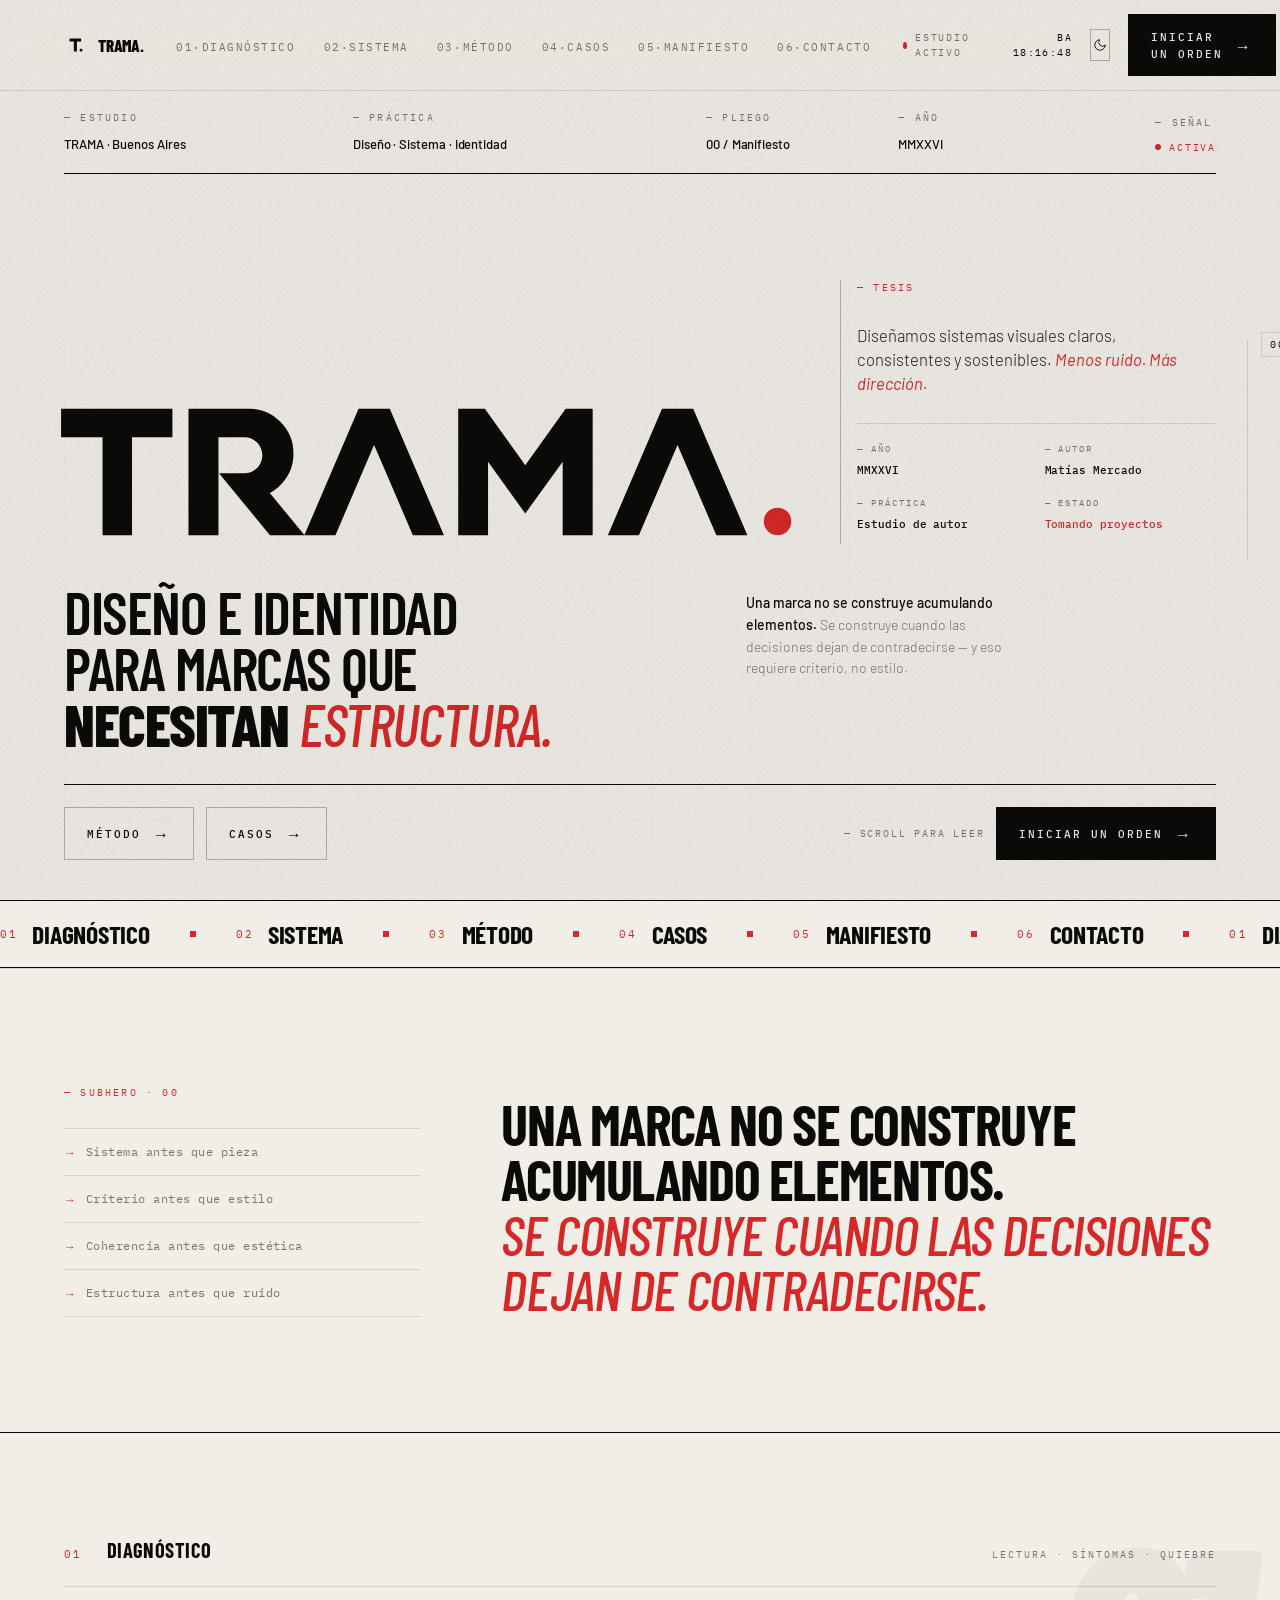
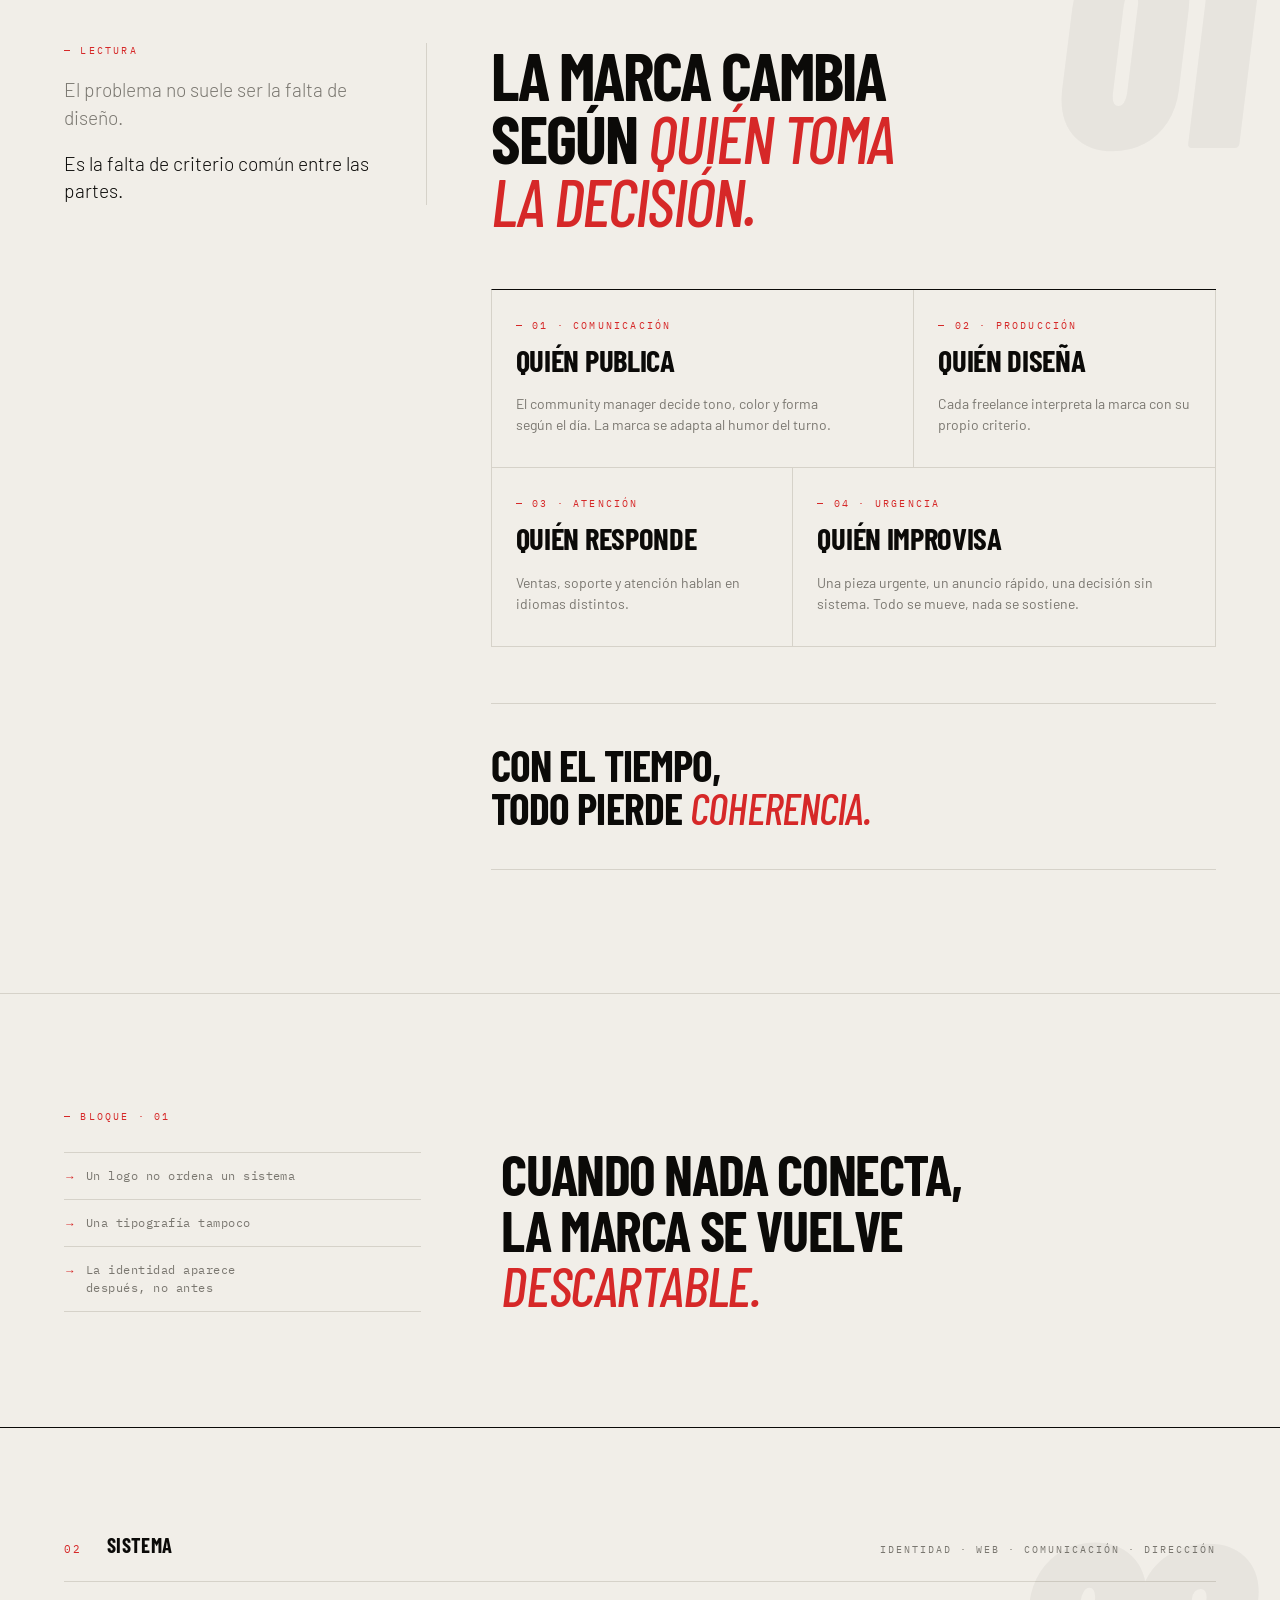
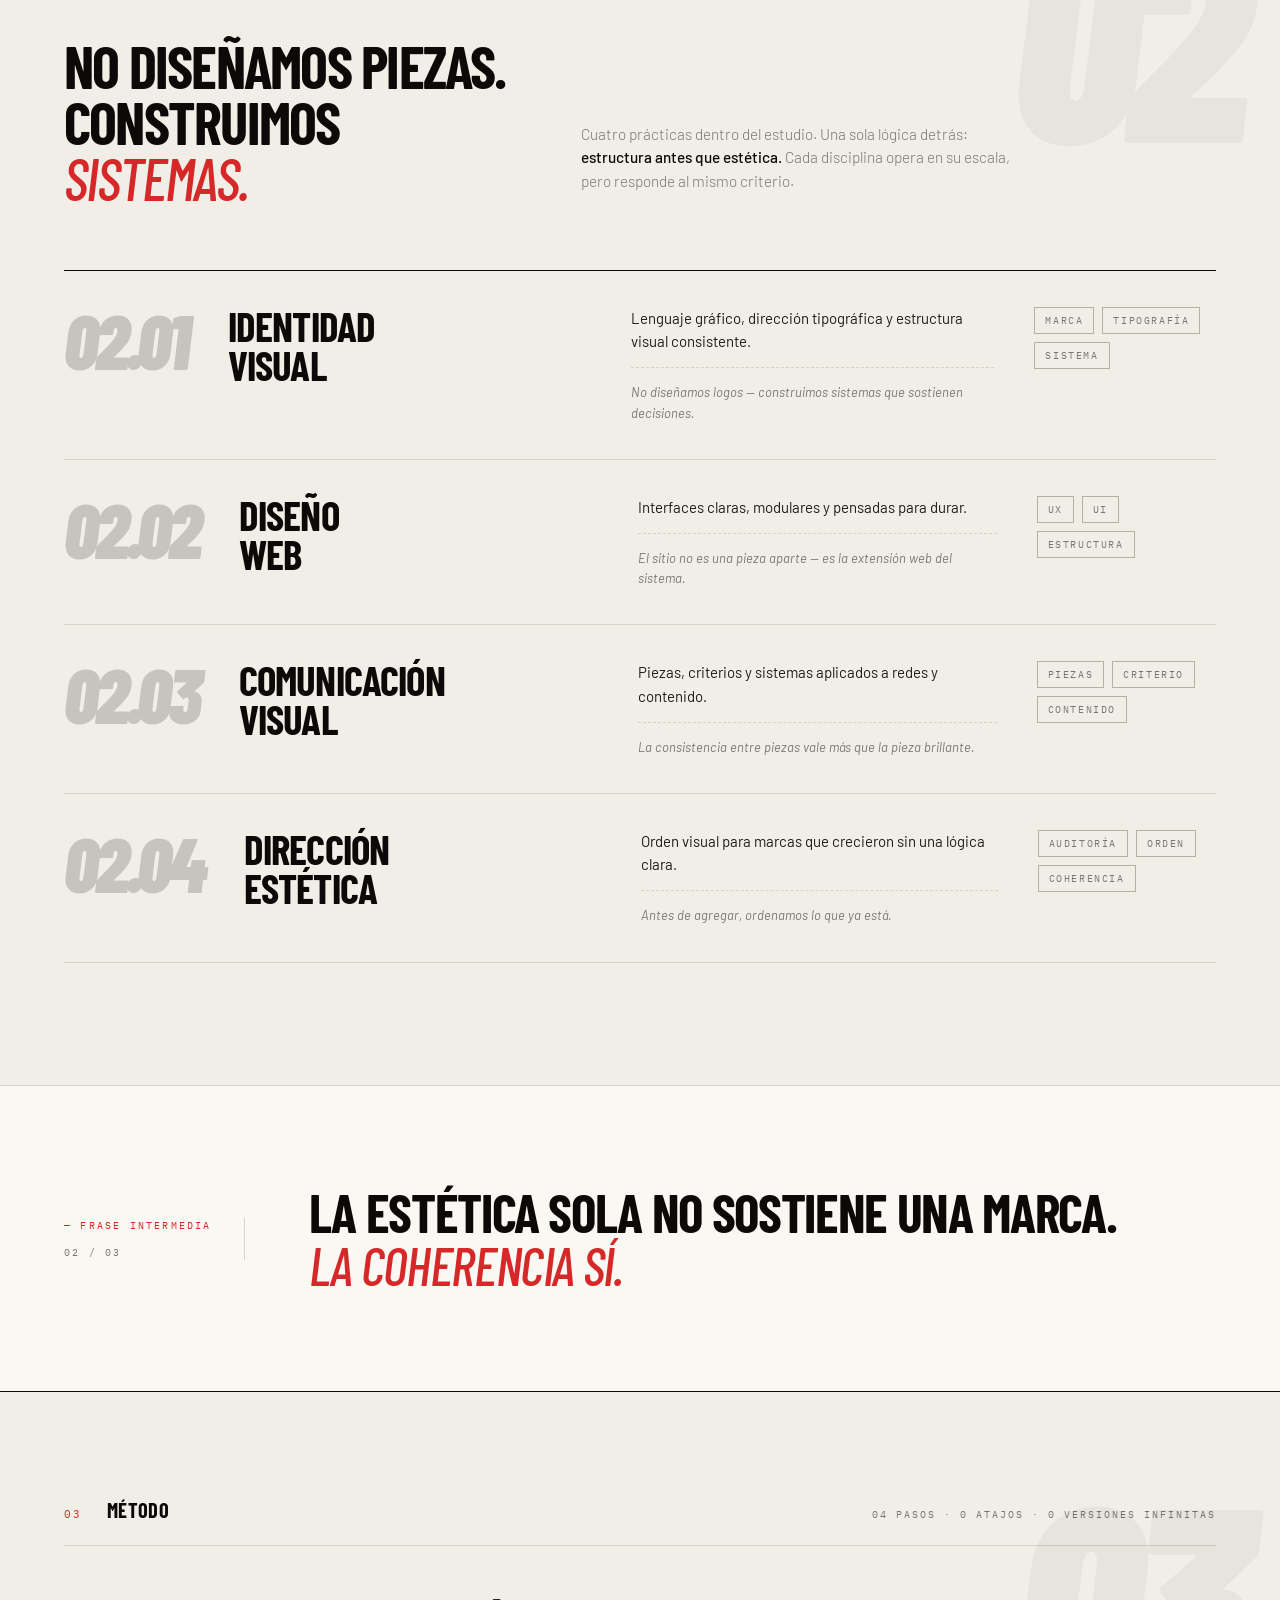
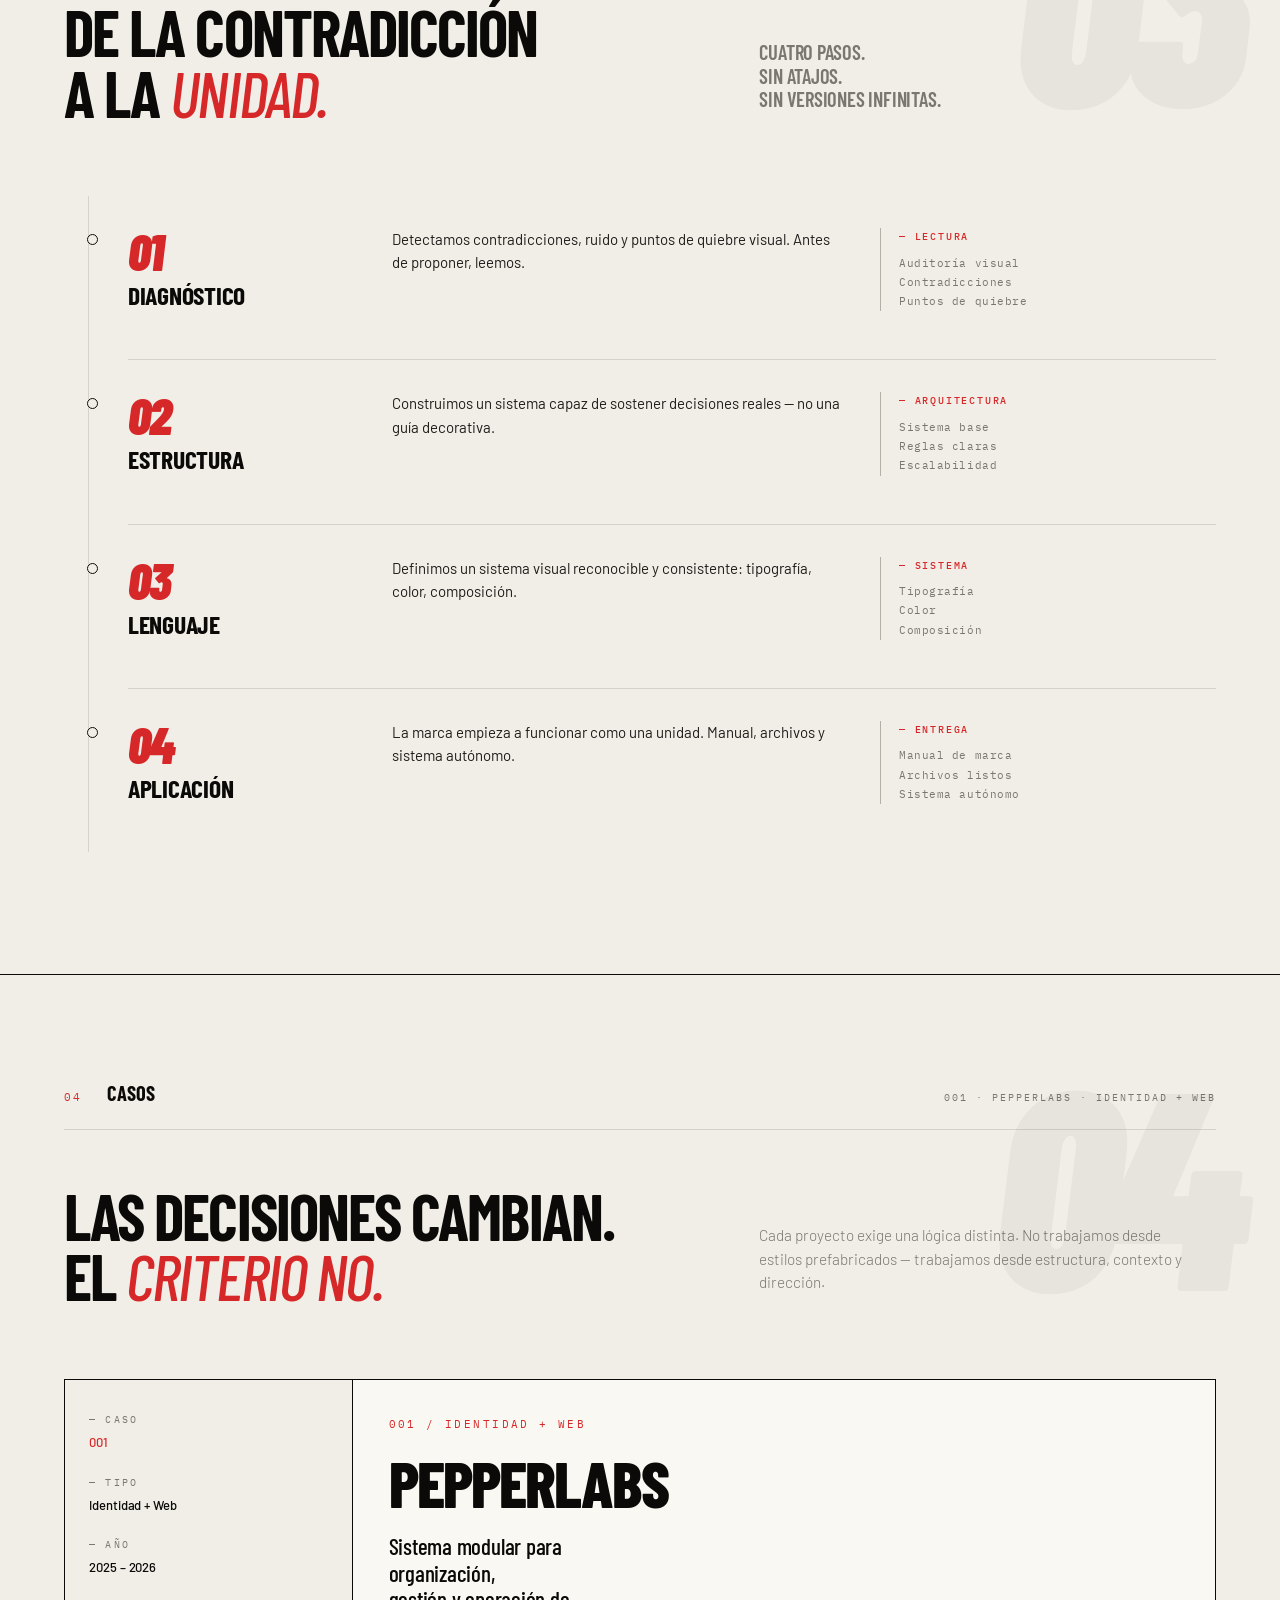
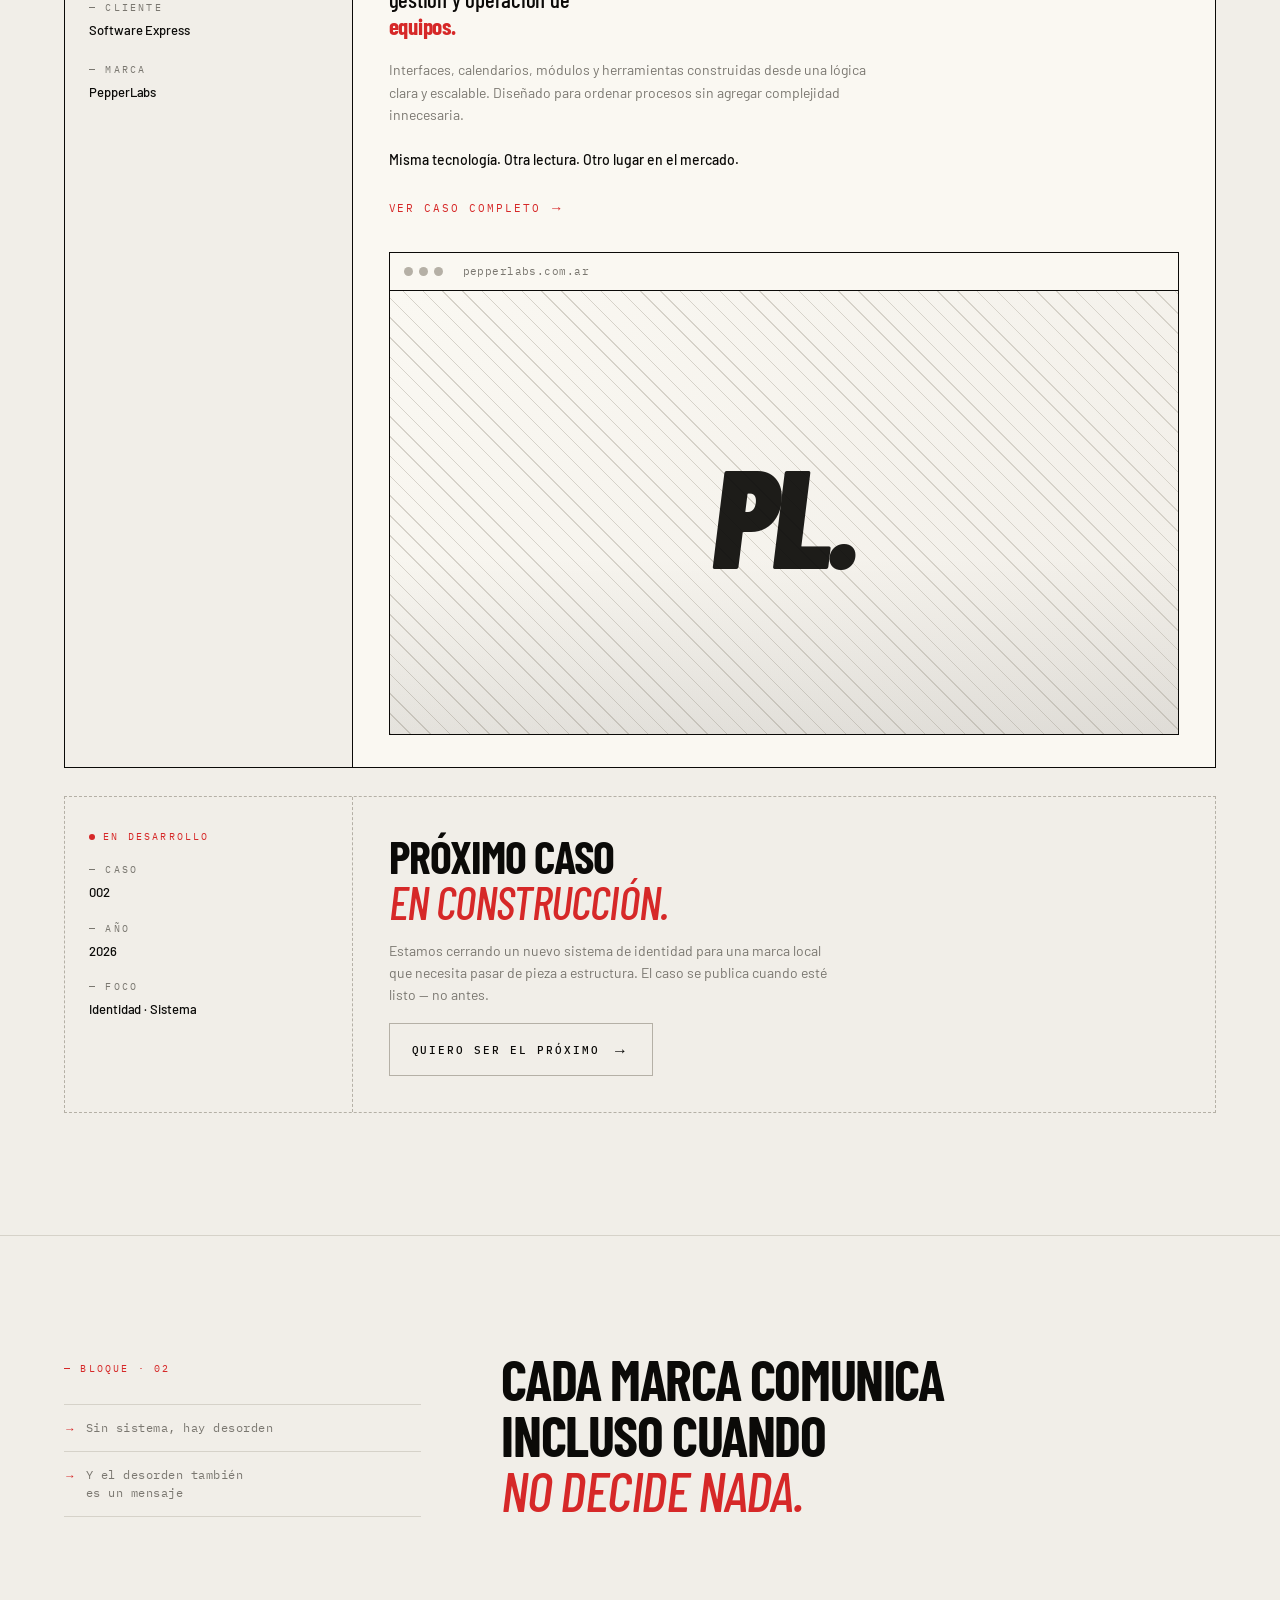
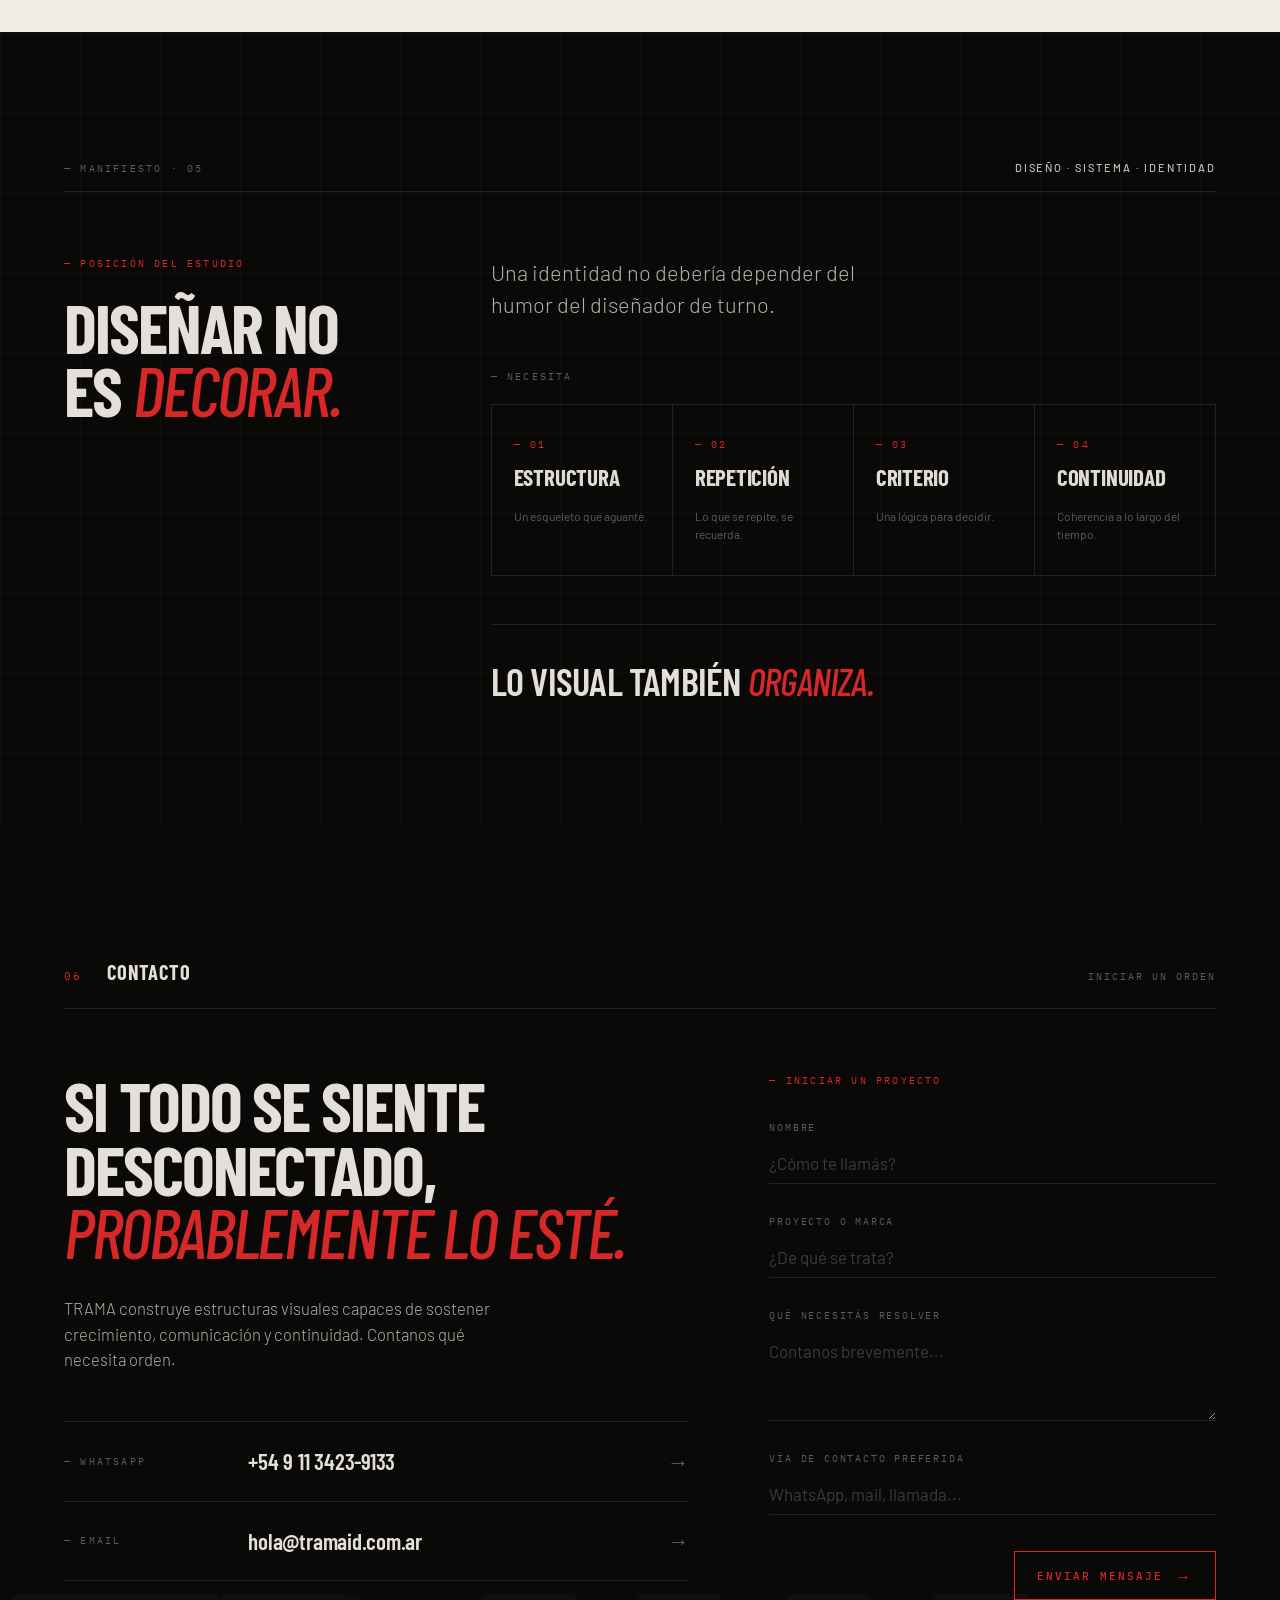
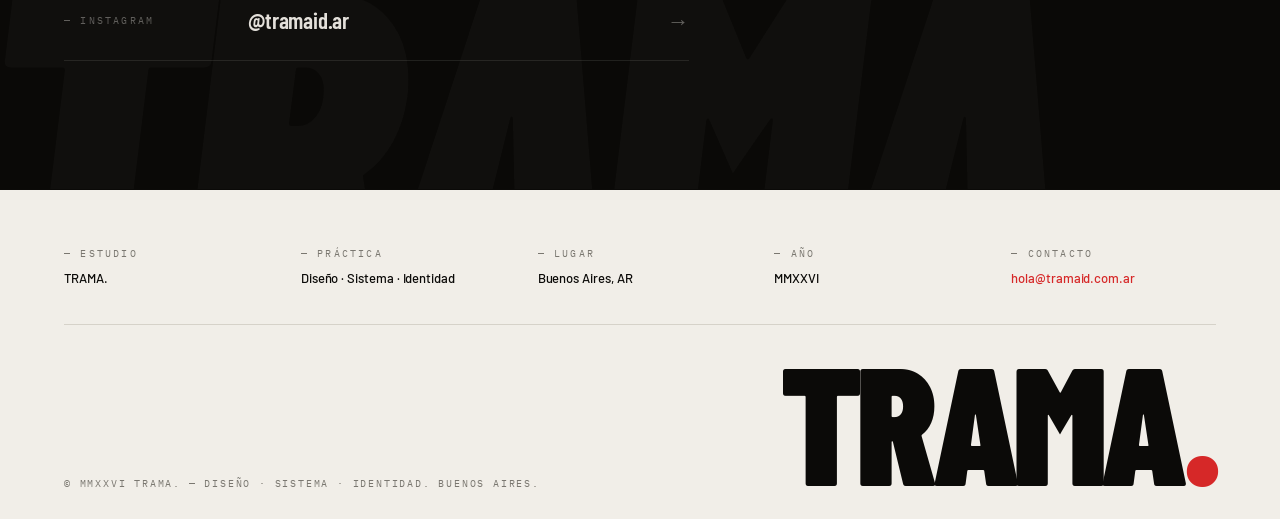
<file: proyectos/trama-swiss.html>
<!DOCTYPE html>
<html lang="es">
<head>
<meta charset="UTF-8">
<meta name="viewport" content="width=device-width, initial-scale=1.0">
<title>TRAMA — Diseño · Sistema · Identidad</title>
<meta name="description" content="Diseñamos sistemas visuales claros, consistentes y sostenibles. Estudio de identidad — Buenos Aires.">
<script>
  (function(){
    try {
      var t = localStorage.getItem('trama-theme');
      if (t === 'dark' || t === 'light') document.documentElement.setAttribute('data-theme', t);
    } catch(e){}
  })();
</script>
<link rel="preconnect" href="https://fonts.googleapis.com">
<link rel="preconnect" href="https://fonts.gstatic.com" crossorigin>
<link href="https://fonts.googleapis.com/css2?family=Barlow+Condensed:ital,wght@0,300;0,400;0,500;0,600;0,700;0,800;0,900;1,400;1,600;1,700;1,800&family=Barlow:ital,wght@0,300;0,400;0,500;0,600;0,700;1,300;1,400;1,600&family=IBM+Plex+Mono:wght@300;400;500;600&display=swap" rel="stylesheet">
<style>

/* ═══════════════════════════════════════════════════════
   TRAMA · v2 — SWISS PREMIUM EDITION
   International Typographic Style, evolved
   Variance 8 · Motion 6 · Density 4
   ═══════════════════════════════════════════════════════ */

*, *::before, *::after { box-sizing: border-box; margin: 0; padding: 0; }

:root {
  /* PALETTE — single accent, calibrated neutrals */
  --bg:          #F1EEE8;
  --paper:       #FAF8F2;
  --ink:         #0B0A08;
  --ink-soft:    #1F1D1A;
  --red:         #D62828;
  --red-deep:    #9E1818;
  --grey:        #7A7770;
  --grey-soft:   #A19D95;
  --grey-faint:  #C9C5BC;
  --rule:        #D6D2C9;
  --rule-strong: #B5B0A6;
  --white:       #FFFFFF;

  /* Inverted surface */
  --deep:        #0A0907;
  --deep-paper:  #141210;
  --deep-rule:   rgba(241,238,232,0.10);
  --deep-rule-s: rgba(241,238,232,0.18);
  --deep-label:  rgba(241,238,232,0.36);
  --deep-text:   rgba(241,238,232,0.72);
  --deep-muted:  rgba(241,238,232,0.22);
  --deep-faint:  rgba(241,238,232,0.04);

  /* TYPOGRAPHY */
  --display:  'Barlow Condensed', 'Helvetica Neue', Helvetica, Arial, sans-serif;
  --body:     'Barlow', 'Helvetica Neue', Helvetica, Arial, sans-serif;
  --mono:     'IBM Plex Mono', 'Courier New', monospace;

  /* LAYOUT */
  --max-w:    1480px;
  --margin:   clamp(20px, 5vw, 88px);
  --col-gap:  24px;
  --row-gap:  clamp(64px, 9vw, 140px);

  /* MOTION */
  --ease:     cubic-bezier(0.22, 1, 0.36, 1);
  --ease-out: cubic-bezier(0.16, 1, 0.3, 1);
  --ease-in:  cubic-bezier(0.4, 0, 1, 1);
  --t-fast:   0.24s;
  --t-med:    0.5s;
  --t-slow:   0.9s;
}

/* ═══ DARK MODE — manual toggle ═══ */
[data-theme="dark"] {
  --bg:          #0E0D0B;
  --paper:       #16140F;
  --ink:         #EFEBE2;
  --ink-soft:    #C9C5BC;
  --red:         #E83A3A;
  --red-deep:    #B82323;
  --grey:        #8A867D;
  --grey-soft:   #5C5A54;
  --grey-faint:  #2B2925;
  --rule:        #221F1B;
  --rule-strong: #3A3631;
  --white:       #16140F;
  --deep:        #050403;
  --deep-paper:  #0E0C0A;
}

/* ═══ DARK MODE — system fallback ═══ */
@media (prefers-color-scheme: dark) {
  :root:not([data-theme]) {
    --bg:          #0E0D0B;
    --paper:       #16140F;
    --ink:         #EFEBE2;
    --ink-soft:    #C9C5BC;
    --red:         #E83A3A;
    --red-deep:    #B82323;
    --grey:        #8A867D;
    --grey-soft:   #5C5A54;
    --grey-faint:  #2B2925;
    --rule:        #221F1B;
    --rule-strong: #3A3631;
    --white:       #16140F;
    --deep:        #050403;
    --deep-paper:  #0E0C0A;
  }
}

html {
  font-size: 16px;
  scroll-behavior: smooth;
  background: var(--bg);
  transition: background var(--t-med) var(--ease);
  -webkit-font-smoothing: antialiased;
  -moz-osx-font-smoothing: grayscale;
}

body {
  font-family: var(--body);
  font-weight: 400;
  color: var(--ink);
  background: var(--bg);
  line-height: 1.5;
  overflow-x: hidden;
  text-rendering: optimizeLegibility;
}

a { color: inherit; text-decoration: none; }
button { font-family: inherit; cursor: pointer; background: none; border: 0; color: inherit; }
img, svg { display: block; max-width: 100%; }

::selection { background: var(--red); color: var(--bg); }

/* ═══════════════════════════════════════════
   GRAIN OVERLAY — fixed, pointer-none, perf-safe
   ═══════════════════════════════════════════ */
.grain {
  position: fixed;
  inset: 0;
  pointer-events: none;
  z-index: 100;
  mix-blend-mode: multiply;
  opacity: 0.08;
  background-image: url("data:image/svg+xml;utf8,<svg xmlns='http://www.w3.org/2000/svg' width='240' height='240'><filter id='n'><feTurbulence type='fractalNoise' baseFrequency='0.92' numOctaves='2' stitchTiles='stitch'/><feColorMatrix values='0 0 0 0 0 0 0 0 0 0 0 0 0 0 0 0 0 0 1 0'/></filter><rect width='100%' height='100%' filter='url(%23n)'/></svg>");
}
[data-theme="dark"] .grain { mix-blend-mode: screen; opacity: 0.06; }

/* ═══════════════════════════════════════════
   UTILITY — micro-typography
   ═══════════════════════════════════════════ */
.label {
  font-family: var(--mono);
  font-size: 10px;
  font-weight: 400;
  letter-spacing: 0.22em;
  text-transform: uppercase;
  color: var(--grey);
}
.mono { font-family: var(--mono); }

.value {
  font-family: var(--body);
  font-size: 13px;
  font-weight: 500;
  color: var(--ink);
  letter-spacing: -0.005em;
}

/* ═══════════════════════════════════════════
   BUTTONS — clean, tactile
   ═══════════════════════════════════════════ */
.btn {
  display: inline-flex;
  align-items: center;
  gap: 12px;
  padding: 14px 22px 13px;
  font-family: var(--mono);
  font-size: 11px;
  letter-spacing: 0.18em;
  text-transform: uppercase;
  font-weight: 500;
  border: 1px solid var(--ink);
  background: transparent;
  color: var(--ink);
  position: relative;
  overflow: hidden;
  transition: transform var(--t-fast) var(--ease), color var(--t-fast), background var(--t-fast), border-color var(--t-fast);
  isolation: isolate;
}
.btn::before {
  content: "";
  position: absolute;
  inset: 0;
  background: var(--ink);
  transform: translateY(101%);
  transition: transform var(--t-med) var(--ease);
  z-index: -1;
}
.btn:hover::before { transform: translateY(0); }
.btn:hover { color: var(--bg); }
.btn:active { transform: translateY(1px); }

.btn-primary { background: var(--ink); color: var(--bg); }
.btn-primary::before { background: var(--red); }
.btn-primary:hover { color: var(--bg); border-color: var(--red); }

.btn-red { border-color: var(--red); color: var(--red); }
.btn-red::before { background: var(--red); }
.btn-red:hover { color: var(--bg); border-color: var(--red); }

.btn-ghost {
  border-color: var(--rule-strong);
  color: var(--ink);
}
.btn-arrow::after {
  content: "→";
  display: inline-block;
  font-family: var(--display);
  font-size: 16px;
  font-weight: 600;
  transition: transform var(--t-fast) var(--ease);
}
.btn-arrow:hover::after { transform: translateX(4px); }

/* ═══════════════════════════════════════════
   NAVIGATION — fixed editorial bar
   ═══════════════════════════════════════════ */
.nav {
  position: fixed;
  top: 0; left: 0; right: 0;
  z-index: 80;
  display: grid;
  grid-template-columns: auto 1fr auto;
  align-items: center;
  gap: 32px;
  padding: 14px var(--margin);
  background: color-mix(in srgb, var(--bg) 86%, transparent);
  backdrop-filter: blur(14px) saturate(160%);
  -webkit-backdrop-filter: blur(14px) saturate(160%);
  border-bottom: 1px solid var(--rule);
  transition: background var(--t-med) var(--ease), border-color var(--t-med) var(--ease);
}

.nav-logo {
  display: flex;
  align-items: center;
  gap: 10px;
  color: var(--ink);
}
.nav-logo-mark {
  width: 24px;
  height: 24px;
  display: grid;
  place-items: center;
}
.nav-logo-mark svg { width: 100%; height: 100%; }
.nav-logo-mark svg .bg-path { fill: var(--ink); transition: fill var(--t-med); }
.nav-logo-mark svg .red-dot  { fill: var(--red); }
.nav-wordmark {
  font-family: var(--display);
  font-weight: 800;
  font-size: 17px;
  letter-spacing: -0.01em;
  line-height: 1;
}

.nav-links {
  list-style: none;
  display: flex;
  justify-content: center;
  gap: 28px;
}
.nav-links a {
  font-family: var(--mono);
  font-size: 11px;
  letter-spacing: 0.14em;
  text-transform: uppercase;
  color: var(--grey);
  padding: 6px 0;
  position: relative;
  transition: color var(--t-fast);
}
.nav-links a::before {
  content: "";
  position: absolute;
  left: 0; bottom: 0;
  width: 100%;
  height: 1px;
  background: var(--red);
  transform: scaleX(0);
  transform-origin: left;
  transition: transform var(--t-med) var(--ease);
}
.nav-links a:hover { color: var(--ink); }
.nav-links a.active { color: var(--ink); }
.nav-links a.active::before { transform: scaleX(1); }

.nav-meta {
  display: flex;
  align-items: center;
  gap: 18px;
}
.nav-status {
  display: flex;
  align-items: center;
  gap: 8px;
  font-family: var(--mono);
  font-size: 10px;
  letter-spacing: 0.18em;
  text-transform: uppercase;
  color: var(--grey);
}
.nav-status .pulse {
  width: 7px; height: 7px;
  border-radius: 50%;
  background: var(--red);
  position: relative;
  box-shadow: 0 0 0 0 var(--red);
  animation: pulseSignal 2.4s var(--ease) infinite;
}
@keyframes pulseSignal {
  0%   { box-shadow: 0 0 0 0 rgba(214,40,40,0.7); }
  70%  { box-shadow: 0 0 0 9px rgba(214,40,40,0); }
  100% { box-shadow: 0 0 0 0 rgba(214,40,40,0); }
}
.nav-clock {
  font-family: var(--mono);
  font-size: 10px;
  letter-spacing: 0.14em;
  color: var(--ink);
  font-variant-numeric: tabular-nums;
  min-width: 78px;
  text-align: right;
}
.theme-btn {
  width: 32px; height: 32px;
  display: grid;
  place-items: center;
  border: 1px solid var(--rule-strong);
  color: var(--ink);
  transition: border-color var(--t-fast), color var(--t-fast), transform var(--t-fast);
}
.theme-btn:hover { border-color: var(--ink); transform: rotate(15deg); }
.theme-btn svg { width: 14px; height: 14px; }
.t-sun { display: none; }
[data-theme="dark"] .t-moon { display: none; }
[data-theme="dark"] .t-sun  { display: block; }
@media (prefers-color-scheme: dark) {
  :root:not([data-theme]) .t-moon { display: none; }
  :root:not([data-theme]) .t-sun  { display: block; }
}

.nav-hamburger {
  display: none;
  width: 32px; height: 32px;
  flex-direction: column;
  justify-content: center;
  align-items: center;
  gap: 4px;
  border: 1px solid var(--rule-strong);
}
.nav-hamburger span {
  width: 14px; height: 1px;
  background: var(--ink);
}

@media (max-width: 1100px) {
  .nav { grid-template-columns: auto auto; gap: 16px; }
  .nav-links { display: none; }
  .nav-meta { gap: 12px; }
  .nav-status { display: none; }
  .nav-hamburger { display: flex; }
  .nav-cta { display: none; }
}
@media (max-width: 640px) {
  .nav-clock { display: none; }
}

/* Mobile menu */
.mobile-menu {
  position: fixed;
  inset: 0;
  z-index: 90;
  background: var(--bg);
  display: flex;
  flex-direction: column;
  justify-content: center;
  align-items: flex-start;
  padding: 80px var(--margin) 40px;
  transform: translateY(-100%);
  transition: transform 0.5s var(--ease);
}
.mobile-menu.open { transform: translateY(0); }
.mobile-menu-close {
  position: absolute;
  top: 24px; right: var(--margin);
  font-family: var(--mono);
  font-size: 11px;
  letter-spacing: 0.18em;
  text-transform: uppercase;
}
.mobile-menu ul { list-style: none; display: flex; flex-direction: column; gap: 18px; }
.mobile-menu .mm-link {
  font-family: var(--display);
  font-weight: 700;
  font-size: clamp(40px, 9vw, 80px);
  text-transform: uppercase;
  letter-spacing: -0.02em;
  line-height: 1;
  color: var(--ink);
}
.mobile-menu .mm-link:hover { color: var(--red); }

/* ═══════════════════════════════════════════
   SCROLL PROGRESS — vertical right rail
   ═══════════════════════════════════════════ */
.scroll-rail {
  position: fixed;
  top: 50%;
  right: clamp(16px, 2.5vw, 36px);
  transform: translateY(-50%);
  z-index: 60;
  height: 220px;
  width: 1px;
  background: var(--rule);
  display: flex;
  flex-direction: column;
  align-items: center;
}
.scroll-rail::before {
  content: "";
  position: absolute;
  top: 0; left: 0;
  width: 100%;
  height: var(--progress, 0%);
  background: var(--red);
  transition: height 0.1s linear;
}
.scroll-rail-label {
  position: absolute;
  top: calc(var(--progress, 0%) - 8px);
  left: 14px;
  white-space: nowrap;
  font-family: var(--mono);
  font-size: 10px;
  letter-spacing: 0.2em;
  text-transform: uppercase;
  color: var(--ink);
  background: var(--bg);
  padding: 4px 8px;
  border: 1px solid var(--rule);
  transition: top 0.1s linear;
}
@media (max-width: 900px) { .scroll-rail { display: none; } }

/* ═══════════════════════════════════════════
   HERO — asymmetric editorial poster
   ═══════════════════════════════════════════ */
.hero {
  position: relative;
  min-height: 100dvh;
  padding: 110px var(--margin) 40px;
  display: grid;
  grid-template-rows: auto 1fr auto;
  gap: 32px;
  overflow: hidden;
}

.hero-grid-overlay {
  position: absolute;
  inset: 110px var(--margin) 40px;
  display: grid;
  grid-template-columns: repeat(12, 1fr);
  gap: var(--col-gap);
  pointer-events: none;
  opacity: 0.5;
  z-index: 0;
}
.hero-grid-overlay .col-line {
  height: 100%;
  border-left: 1px dashed var(--rule);
  opacity: 0.6;
}
.hero-grid-overlay .col-line:last-child { border-right: 1px dashed var(--rule); }
[data-theme="dark"] .hero-grid-overlay { opacity: 0.35; }

/* Top info bar — index card row */
.hero-bar {
  display: grid;
  grid-template-columns: 1.6fr 2fr 1fr 1.4fr auto;
  align-items: end;
  gap: 32px;
  padding-bottom: 18px;
  border-bottom: 1px solid var(--ink);
  position: relative;
  z-index: 2;
}
.hero-bar-cell {
  display: flex;
  flex-direction: column;
  gap: 10px;
  min-width: 0;
}
.hero-bar-cell .label { color: var(--grey); }
.hero-bar-cell .value { font-size: 13px; font-weight: 500; }
.hero-bar-signal {
  display: flex;
  align-items: center;
  gap: 8px;
  font-family: var(--mono);
  font-size: 10px;
  letter-spacing: 0.18em;
  text-transform: uppercase;
  color: var(--red);
}

/* Logotype block — the typographic poster */
.hero-stage {
  position: relative;
  z-index: 2;
  display: grid;
  grid-template-columns: 8fr 4fr;
  gap: var(--col-gap);
  align-items: end;
  padding-top: 4vw;
}

.hero-logotype {
  width: 100%;
  margin-left: -1.5%;
}
.hero-logotype svg {
  width: 100%;
  height: auto;
  display: block;
}
.hero-logotype .ink-path { fill: var(--ink); transition: fill var(--t-med); }
.hero-logotype .red-path { fill: var(--red); }

.hero-side {
  display: flex;
  flex-direction: column;
  gap: 28px;
  padding-bottom: 12px;
  padding-left: 16px;
  border-left: 1px solid var(--rule-strong);
}
.hero-thesis {
  font-family: var(--body);
  font-weight: 300;
  font-size: clamp(16px, 1.3vw, 19px);
  line-height: 1.45;
  color: var(--ink-soft);
  max-width: 36ch;
}
.hero-thesis em { font-style: italic; color: var(--red); font-weight: 400; }
.hero-meta {
  display: grid;
  grid-template-columns: 1fr 1fr;
  gap: 18px 16px;
  border-top: 1px solid var(--rule);
  padding-top: 18px;
}
.hero-meta-item { display: flex; flex-direction: column; gap: 6px; }
.hero-meta-item .label { font-size: 9px; }
.hero-meta-item .value { font-family: var(--mono); font-size: 11px; }

/* Tagline below the wordmark */
.hero-tagline-row {
  display: grid;
  grid-template-columns: 7fr 5fr;
  gap: var(--col-gap);
  align-items: start;
  position: relative;
  z-index: 2;
  margin-top: 8px;
}
.hero-tagline {
  font-family: var(--display);
  font-weight: 600;
  font-size: clamp(34px, 4.6vw, 68px);
  line-height: 0.95;
  letter-spacing: -0.025em;
  color: var(--ink);
  text-transform: uppercase;
}
.hero-tagline strong { font-weight: 800; }
.hero-tagline em {
  font-style: italic;
  font-weight: 500;
  color: var(--red);
}
.hero-tagline-aside {
  font-family: var(--body);
  font-weight: 300;
  font-size: 14px;
  line-height: 1.55;
  color: var(--grey);
  max-width: 34ch;
  padding-top: 8px;
}
.hero-tagline-aside strong { color: var(--ink); font-weight: 500; }

/* Bottom CTA bar */
.hero-cta-bar {
  display: flex;
  justify-content: space-between;
  align-items: center;
  border-top: 1px solid var(--ink);
  padding-top: 22px;
  gap: 24px;
  flex-wrap: wrap;
  position: relative;
  z-index: 2;
}
.hero-cta-bar-left { display: flex; gap: 12px; flex-wrap: wrap; }
.hero-cta-bar-right { display: flex; gap: 12px; align-items: center; }
.hero-cta-bar-note {
  font-family: var(--mono);
  font-size: 10px;
  letter-spacing: 0.18em;
  text-transform: uppercase;
  color: var(--grey);
}

@media (max-width: 900px) {
  .hero { padding: 90px 20px 30px; min-height: auto; }
  .hero-grid-overlay { display: none; }
  .hero-bar {
    grid-template-columns: 1fr 1fr;
    gap: 18px;
  }
  .hero-bar > :nth-child(n+3) { display: none; }
  .hero-stage { grid-template-columns: 1fr; gap: 32px; padding-top: 24px; }
  .hero-side { border-left: 0; border-top: 1px solid var(--rule); padding: 24px 0 0; }
  .hero-tagline-row { grid-template-columns: 1fr; gap: 18px; }
  .hero-cta-bar { flex-direction: column; align-items: stretch; }
}

/* ═══════════════════════════════════════════
   KINETIC MARQUEE — index strip
   ═══════════════════════════════════════════ */
.marquee {
  width: 100%;
  overflow: hidden;
  border-top: 1px solid var(--ink);
  border-bottom: 1px solid var(--ink);
  background: var(--bg);
  position: relative;
}
.marquee-track {
  display: flex;
  gap: 40px;
  padding: 14px 0;
  width: max-content;
  animation: marqueeRoll 38s linear infinite;
  will-change: transform;
}
.marquee-track:hover { animation-play-state: paused; }
.marquee-item {
  display: inline-flex;
  align-items: baseline;
  gap: 14px;
  font-family: var(--display);
  font-weight: 700;
  font-size: clamp(20px, 2vw, 32px);
  letter-spacing: -0.01em;
  text-transform: uppercase;
  color: var(--ink);
  white-space: nowrap;
}
.marquee-item .marquee-num {
  font-family: var(--mono);
  font-size: 11px;
  font-weight: 400;
  letter-spacing: 0.2em;
  color: var(--red);
  align-self: center;
}
.marquee-item .marquee-dot {
  width: 6px; height: 6px;
  background: var(--red);
  display: inline-block;
  align-self: center;
}
@keyframes marqueeRoll {
  from { transform: translateX(0); }
  to   { transform: translateX(-50%); }
}

/* ═══════════════════════════════════════════
   MANIFESTO STRIP — interstitial subhero
   ═══════════════════════════════════════════ */
.manifesto-outer {
  width: 100%;
  padding: clamp(60px, 9vw, 120px) var(--margin);
  border-top: 1px solid var(--rule);
  position: relative;
}
.manifesto-inner {
  max-width: var(--max-w);
  margin: 0 auto;
  display: grid;
  grid-template-columns: 4fr 8fr;
  gap: 80px;
  align-items: end;
}
.manifesto-left {
  display: flex;
  flex-direction: column;
  gap: 28px;
}
.manifesto-principle {
  display: flex;
  flex-direction: column;
  gap: 0;
  border-top: 1px solid var(--rule);
}
.manifesto-principle-item {
  padding: 14px 0;
  border-bottom: 1px solid var(--rule);
  font-family: var(--mono);
  font-size: 12px;
  letter-spacing: 0.04em;
  color: var(--grey);
  text-transform: none;
  position: relative;
  padding-left: 22px;
}
.manifesto-principle-item::before {
  content: "→";
  position: absolute;
  left: 0; top: 14px;
  color: var(--red);
  font-family: var(--display);
  font-weight: 600;
}
.manifesto-statement {
  font-family: var(--display);
  font-weight: 700;
  font-size: clamp(34px, 4.4vw, 68px);
  line-height: 0.98;
  letter-spacing: -0.025em;
  text-transform: uppercase;
  color: var(--ink);
}
.manifesto-statement em {
  font-style: italic;
  font-weight: 500;
  color: var(--red);
}

@media (max-width: 900px) {
  .manifesto-inner { grid-template-columns: 1fr; gap: 36px; }
}

/* ═══════════════════════════════════════════
   SECTION FRAME — numbered editorial chapter
   ═══════════════════════════════════════════ */
.section-outer {
  width: 100%;
  padding: clamp(60px, 8vw, 110px) var(--margin);
  border-top: 1px solid var(--ink);
  position: relative;
}
.section {
  max-width: var(--max-w);
  margin: 0 auto;
  position: relative;
}
.section-header {
  display: flex;
  align-items: baseline;
  gap: 24px;
  padding-bottom: 20px;
  border-bottom: 1px solid var(--rule);
  margin-bottom: 56px;
}
.section-idx {
  font-family: var(--mono);
  font-size: 11px;
  letter-spacing: 0.22em;
  color: var(--red);
}
.section-title {
  font-family: var(--display);
  font-weight: 700;
  font-size: clamp(16px, 1.6vw, 22px);
  letter-spacing: 0.02em;
  text-transform: uppercase;
  color: var(--ink);
}
.section-meta {
  margin-left: auto;
  font-family: var(--mono);
  font-size: 10px;
  letter-spacing: 0.2em;
  text-transform: uppercase;
  color: var(--grey);
}
.section-body {
  position: relative;
  padding-bottom: 20px;
}
.section-num-bg {
  position: absolute;
  top: -120px;
  right: -20px;
  font-family: var(--display);
  font-weight: 900;
  font-style: italic;
  font-size: clamp(160px, 22vw, 320px);
  line-height: 0.8;
  color: var(--ink);
  opacity: 0.04;
  pointer-events: none;
  z-index: 0;
  user-select: none;
  letter-spacing: -0.05em;
}

/* ═══════════════════════════════════════════
   01 — DIAGNÓSTICO
   ═══════════════════════════════════════════ */
.diagnosis-layout {
  display: grid;
  grid-template-columns: 4fr 8fr;
  gap: 64px;
  position: relative;
  z-index: 1;
}
.diagnosis-sidebar {
  position: sticky;
  top: 100px;
  align-self: start;
  display: flex;
  flex-direction: column;
  gap: 18px;
  padding-right: 24px;
  border-right: 1px solid var(--rule);
}
.diagnosis-sidebar-label {
  font-family: var(--mono);
  font-size: 10px;
  letter-spacing: 0.22em;
  text-transform: uppercase;
  color: var(--red);
}
.diagnosis-sidebar-text {
  font-family: var(--body);
  font-weight: 300;
  font-size: clamp(18px, 1.5vw, 22px);
  line-height: 1.45;
  color: var(--grey);
}
.diagnosis-heading {
  font-family: var(--display);
  font-weight: 700;
  font-size: clamp(40px, 5.2vw, 84px);
  line-height: 0.95;
  letter-spacing: -0.03em;
  text-transform: uppercase;
  color: var(--ink);
  margin-bottom: 56px;
}
.diagnosis-heading em {
  font-style: italic;
  font-weight: 500;
  color: var(--red);
}

/* Asymmetric signs grid — 12 col split */
.signs-grid {
  display: grid;
  grid-template-columns: repeat(12, 1fr);
  gap: 0;
  border-top: 1px solid var(--ink);
  border-left: 1px solid var(--rule);
}
.sign {
  border-right: 1px solid var(--rule);
  border-bottom: 1px solid var(--rule);
  padding: 28px 24px 32px;
  display: flex;
  flex-direction: column;
  gap: 12px;
  background: transparent;
  transition: background var(--t-med) var(--ease);
}
.sign:hover { background: color-mix(in srgb, var(--ink) 4%, transparent); }
.sign-1 { grid-column: span 7; }
.sign-2 { grid-column: span 5; }
.sign-3 { grid-column: span 5; }
.sign-4 { grid-column: span 7; }
.sign-num {
  font-family: var(--mono);
  font-size: 10px;
  letter-spacing: 0.22em;
  text-transform: uppercase;
  color: var(--red);
}
.sign-text {
  font-family: var(--display);
  font-weight: 700;
  font-size: clamp(22px, 2.4vw, 36px);
  line-height: 1;
  letter-spacing: -0.01em;
  text-transform: uppercase;
  color: var(--ink);
}
.sign-desc {
  font-family: var(--body);
  font-weight: 400;
  font-size: 14px;
  line-height: 1.5;
  color: var(--grey);
  max-width: 42ch;
  margin-top: 6px;
}

.diagnosis-conclusion {
  margin-top: 56px;
  padding: 40px 0;
  border-top: 1px solid var(--rule);
  border-bottom: 1px solid var(--rule);
  font-family: var(--display);
  font-weight: 700;
  font-size: clamp(28px, 3.4vw, 52px);
  line-height: 0.98;
  letter-spacing: -0.02em;
  text-transform: uppercase;
  color: var(--ink);
}
.diagnosis-conclusion em {
  font-style: italic;
  font-weight: 500;
  color: var(--red);
}

@media (max-width: 900px) {
  .diagnosis-layout { grid-template-columns: 1fr; gap: 32px; }
  .diagnosis-sidebar { position: static; border-right: 0; border-bottom: 1px solid var(--rule); padding: 0 0 24px; }
  .sign-1, .sign-2, .sign-3, .sign-4 { grid-column: span 12; }
}

/* ═══════════════════════════════════════════
   02 — SISTEMA · anti-card services
   ═══════════════════════════════════════════ */
.services-intro {
  display: grid;
  grid-template-columns: 5fr 7fr;
  gap: 64px;
  margin-bottom: 64px;
  align-items: end;
}
.services-headline {
  font-family: var(--display);
  font-weight: 700;
  font-size: clamp(36px, 4.6vw, 72px);
  line-height: 0.95;
  letter-spacing: -0.03em;
  text-transform: uppercase;
  color: var(--ink);
}
.services-headline em { font-style: italic; font-weight: 500; color: var(--red); }
.services-lead {
  font-family: var(--body);
  font-weight: 300;
  font-size: clamp(15px, 1.2vw, 18px);
  line-height: 1.55;
  color: var(--grey);
  max-width: 50ch;
  padding-bottom: 12px;
}
.services-lead strong { color: var(--ink); font-weight: 500; }

/* Service rows — no cards, just structured rows with hover */
.services-stack {
  border-top: 1px solid var(--ink);
}
.service-row {
  display: grid;
  grid-template-columns: 1.2fr 4fr 4fr 2fr;
  gap: 40px;
  padding: 36px 0;
  border-bottom: 1px solid var(--rule);
  align-items: start;
  position: relative;
  transition: background var(--t-med) var(--ease);
}
.service-row::before {
  content: "";
  position: absolute;
  left: 0; top: 0;
  height: 100%;
  width: 0;
  background: var(--red);
  transition: width var(--t-med) var(--ease);
}
.service-row:hover { background: color-mix(in srgb, var(--ink) 3%, transparent); }
.service-row:hover::before { width: 3px; }
.service-row:hover .service-name { transform: translateX(8px); }

.service-num {
  font-family: var(--display);
  font-weight: 900;
  font-style: italic;
  font-size: clamp(48px, 6vw, 96px);
  line-height: 0.85;
  letter-spacing: -0.04em;
  color: var(--ink);
  opacity: 0.18;
  user-select: none;
}
.service-name {
  font-family: var(--display);
  font-weight: 700;
  font-size: clamp(28px, 3.2vw, 48px);
  line-height: 0.95;
  letter-spacing: -0.02em;
  text-transform: uppercase;
  color: var(--ink);
  transition: transform var(--t-med) var(--ease);
}
.service-desc {
  font-family: var(--body);
  font-weight: 400;
  font-size: 15px;
  line-height: 1.55;
  color: var(--ink-soft);
}
.service-desc small {
  display: block;
  margin-top: 14px;
  padding-top: 14px;
  border-top: 1px dashed var(--rule);
  font-family: var(--body);
  font-style: italic;
  font-weight: 400;
  font-size: 13px;
  color: var(--grey);
}
.service-tag {
  display: flex;
  flex-wrap: wrap;
  gap: 8px;
  align-self: start;
}
.service-tag span {
  font-family: var(--mono);
  font-size: 10px;
  letter-spacing: 0.16em;
  text-transform: uppercase;
  color: var(--grey);
  padding: 5px 10px;
  border: 1px solid var(--rule-strong);
}

@media (max-width: 900px) {
  .services-intro { grid-template-columns: 1fr; gap: 24px; }
  .service-row { grid-template-columns: 1fr; gap: 14px; padding: 28px 0; }
  .service-num { font-size: 56px; }
  .service-tag { margin-top: 4px; }
}

/* ═══════════════════════════════════════════
   INTERSTITIAL — wide statement
   ═══════════════════════════════════════════ */
.interstitial-wide {
  width: 100%;
  padding: clamp(60px, 8vw, 100px) var(--margin);
  border-top: 1px solid var(--rule);
  background: var(--paper);
}
.interstitial-wide-inner {
  max-width: var(--max-w);
  margin: 0 auto;
  display: grid;
  grid-template-columns: auto 1fr;
  gap: 64px;
  align-items: center;
}
.interstitial-wide-meta {
  display: flex;
  flex-direction: column;
  gap: 12px;
  padding-right: 32px;
  border-right: 1px solid var(--rule);
}
.interstitial-wide-statement {
  font-family: var(--display);
  font-weight: 700;
  font-size: clamp(32px, 4.2vw, 64px);
  line-height: 0.98;
  letter-spacing: -0.025em;
  text-transform: uppercase;
  color: var(--ink);
}
.interstitial-wide-statement em { font-style: italic; font-weight: 500; color: var(--red); }

@media (max-width: 700px) {
  .interstitial-wide-inner { grid-template-columns: 1fr; gap: 24px; }
  .interstitial-wide-meta { border-right: 0; border-bottom: 1px solid var(--rule); padding: 0 0 20px; }
}

/* ═══════════════════════════════════════════
   03 — MÉTODO · timeline with progressive draw
   ═══════════════════════════════════════════ */
.method-header {
  display: grid;
  grid-template-columns: 7fr 5fr;
  gap: 56px;
  margin-bottom: 72px;
  align-items: end;
}
.method-headline {
  font-family: var(--display);
  font-weight: 700;
  font-size: clamp(40px, 5vw, 80px);
  line-height: 0.95;
  letter-spacing: -0.03em;
  text-transform: uppercase;
  color: var(--ink);
}
.method-headline em { font-style: italic; font-weight: 500; color: var(--red); }
.method-lead {
  font-family: var(--display);
  font-weight: 600;
  font-size: clamp(18px, 1.6vw, 24px);
  line-height: 1.15;
  letter-spacing: -0.01em;
  text-transform: uppercase;
  color: var(--grey);
  padding-bottom: 12px;
}

.method-timeline {
  position: relative;
  padding-left: 64px;
}
.method-timeline::before {
  content: "";
  position: absolute;
  left: 24px;
  top: 0;
  width: 1px;
  height: 100%;
  background: var(--rule);
}
.method-timeline::after {
  content: "";
  position: absolute;
  left: 24px;
  top: 0;
  width: 1px;
  height: var(--draw, 0%);
  background: var(--red);
  transition: height 0.15s linear;
}
.method-step {
  position: relative;
  display: grid;
  grid-template-columns: 2fr 4fr 3fr;
  gap: 40px;
  padding: 32px 0 48px;
  border-bottom: 1px solid var(--rule);
  align-items: start;
}
.method-step:last-child { border-bottom: 0; }
.method-step::before {
  content: "";
  position: absolute;
  left: -41px;
  top: 38px;
  width: 11px;
  height: 11px;
  background: var(--bg);
  border: 1.5px solid var(--ink);
  border-radius: 50%;
  z-index: 1;
}
.method-step.is-active::before { background: var(--red); border-color: var(--red); }
.method-step-head {
  display: flex;
  flex-direction: column;
  gap: 8px;
}
.method-step-num {
  font-family: var(--display);
  font-weight: 900;
  font-style: italic;
  font-size: clamp(40px, 4vw, 64px);
  line-height: 0.9;
  color: var(--red);
  letter-spacing: -0.03em;
}
.method-step-name {
  font-family: var(--display);
  font-weight: 700;
  font-size: clamp(22px, 2vw, 30px);
  line-height: 1;
  letter-spacing: -0.01em;
  text-transform: uppercase;
  color: var(--ink);
}
.method-step-desc {
  font-family: var(--body);
  font-weight: 400;
  font-size: 15px;
  line-height: 1.55;
  color: var(--ink-soft);
}
.method-step-phase {
  font-family: var(--mono);
  font-size: 11px;
  letter-spacing: 0.05em;
  color: var(--grey);
  line-height: 1.75;
  padding-left: 18px;
  border-left: 1px solid var(--rule-strong);
}
.method-step-phase strong {
  display: block;
  margin-bottom: 8px;
  color: var(--red);
  letter-spacing: 0.18em;
  text-transform: uppercase;
  font-weight: 500;
  font-size: 10px;
}

@media (max-width: 900px) {
  .method-header { grid-template-columns: 1fr; gap: 16px; }
  .method-timeline { padding-left: 36px; }
  .method-timeline::before, .method-timeline::after { left: 10px; }
  .method-step { grid-template-columns: 1fr; gap: 12px; }
  .method-step::before { left: -27px; top: 32px; }
}

/* ═══════════════════════════════════════════
   04 — CASOS
   ═══════════════════════════════════════════ */
.cases-header {
  display: grid;
  grid-template-columns: 7fr 5fr;
  gap: 56px;
  margin-bottom: 72px;
  align-items: end;
}
.cases-headline {
  font-family: var(--display);
  font-weight: 700;
  font-size: clamp(40px, 5vw, 80px);
  line-height: 0.95;
  letter-spacing: -0.03em;
  text-transform: uppercase;
  color: var(--ink);
}
.cases-headline em { font-style: italic; font-weight: 500; color: var(--red); }
.cases-lead {
  font-family: var(--body);
  font-weight: 300;
  font-size: clamp(15px, 1.2vw, 18px);
  line-height: 1.55;
  color: var(--grey);
  max-width: 48ch;
  padding-bottom: 12px;
}

.case-card {
  display: grid;
  grid-template-columns: 3fr 9fr;
  gap: 0;
  border: 1px solid var(--ink);
  background: var(--paper);
  position: relative;
  overflow: hidden;
  transition: transform var(--t-med) var(--ease), box-shadow var(--t-med);
  margin-bottom: 28px;
}
.case-card:hover {
  transform: translateY(-2px);
  box-shadow: 0 30px 60px -30px rgba(11,10,8,0.25);
}
.case-card:hover .case-link::after { transform: translateX(6px); }
.case-card:hover .browser-frame { transform: scale(1.01); }

.case-sidebar {
  background: var(--bg);
  padding: 32px 24px;
  display: flex;
  flex-direction: column;
  gap: 22px;
  border-right: 1px solid var(--ink);
}
.case-sidebar-item {
  display: flex;
  flex-direction: column;
  gap: 6px;
}
.case-sidebar-item .label { color: var(--grey); }
.case-body-panel {
  padding: 36px 36px 32px;
  display: flex;
  flex-direction: column;
  gap: 20px;
  position: relative;
}
.case-number {
  font-family: var(--mono);
  font-size: 11px;
  letter-spacing: 0.22em;
  text-transform: uppercase;
  color: var(--red);
}
.case-name {
  font-family: var(--display);
  font-weight: 800;
  font-size: clamp(40px, 5vw, 76px);
  line-height: 0.95;
  letter-spacing: -0.03em;
  text-transform: uppercase;
  color: var(--ink);
}
.case-desc {
  font-family: var(--display);
  font-weight: 500;
  font-size: clamp(20px, 1.8vw, 28px);
  line-height: 1.15;
  letter-spacing: -0.01em;
  color: var(--ink);
  max-width: 24ch;
}
.case-desc strong { color: var(--red); font-weight: 700; }
.case-detail {
  font-family: var(--body);
  font-weight: 400;
  font-size: 14px;
  line-height: 1.6;
  color: var(--grey);
  max-width: 60ch;
}
.case-detail strong { color: var(--ink); font-weight: 500; }
.case-link {
  font-family: var(--mono);
  font-size: 11px;
  letter-spacing: 0.18em;
  text-transform: uppercase;
  color: var(--red);
  margin-top: 6px;
  display: inline-flex;
  align-items: center;
  gap: 8px;
}
.case-link::after {
  content: "→";
  font-family: var(--display);
  font-weight: 600;
  font-size: 14px;
  transition: transform var(--t-fast) var(--ease);
}

/* Browser frame — clean mock */
.browser-frame {
  margin-top: 14px;
  border: 1px solid var(--ink);
  background: var(--bg);
  transition: transform var(--t-med) var(--ease);
  transform-origin: top center;
}
.browser-bar {
  display: flex;
  align-items: center;
  gap: 6px;
  padding: 10px 14px;
  border-bottom: 1px solid var(--ink);
  background: var(--paper);
}
.browser-dot {
  width: 9px; height: 9px;
  border-radius: 50%;
  background: var(--rule-strong);
}
.browser-url {
  margin-left: 14px;
  font-family: var(--mono);
  font-size: 11px;
  color: var(--grey);
  letter-spacing: 0.04em;
}
.browser-image {
  position: relative;
  aspect-ratio: 16 / 9;
  background:
    repeating-linear-gradient(45deg, var(--rule) 0 1px, transparent 1px 14px),
    linear-gradient(135deg, var(--paper), var(--bg));
  display: grid;
  place-items: center;
  overflow: hidden;
}
.browser-image::before {
  content: "";
  position: absolute;
  inset: 0;
  background: linear-gradient(180deg, transparent 60%, rgba(11,10,8,0.08));
}
.browser-placeholder {
  font-family: var(--display);
  font-weight: 900;
  font-style: italic;
  font-size: clamp(90px, 11vw, 180px);
  letter-spacing: -0.04em;
  color: var(--ink);
  opacity: 0.92;
}

/* Próximo caso — editorial tease */
.case-next {
  display: grid;
  grid-template-columns: 3fr 9fr;
  border: 1px dashed var(--rule-strong);
  background: transparent;
  margin-top: 28px;
}
.case-next-sidebar {
  padding: 32px 24px;
  display: flex;
  flex-direction: column;
  gap: 18px;
  border-right: 1px dashed var(--rule-strong);
}
.case-next-body {
  padding: 36px;
  display: flex;
  flex-direction: column;
  gap: 16px;
}
.case-next-status {
  display: inline-flex;
  align-items: center;
  gap: 8px;
  font-family: var(--mono);
  font-size: 10px;
  letter-spacing: 0.22em;
  text-transform: uppercase;
  color: var(--red);
  align-self: start;
}
.case-next-status .pulse-soft {
  width: 6px; height: 6px;
  background: var(--red);
  border-radius: 50%;
  animation: pulseDot 1.6s var(--ease) infinite;
}
@keyframes pulseDot {
  0%, 100% { opacity: 1; }
  50%      { opacity: 0.2; }
}
.case-next-headline {
  font-family: var(--display);
  font-weight: 700;
  font-size: clamp(28px, 3.6vw, 52px);
  line-height: 0.98;
  letter-spacing: -0.02em;
  text-transform: uppercase;
  color: var(--ink);
}
.case-next-headline em { font-style: italic; font-weight: 500; color: var(--red); }
.case-next-text {
  font-family: var(--body);
  font-weight: 400;
  font-size: 14px;
  line-height: 1.6;
  color: var(--grey);
  max-width: 56ch;
}

@media (max-width: 900px) {
  .case-card, .case-next { grid-template-columns: 1fr; }
  .case-sidebar { border-right: 0; border-bottom: 1px solid var(--ink); flex-direction: row; flex-wrap: wrap; gap: 16px; }
  .case-sidebar-item { flex: 1 1 30%; }
  .case-next-sidebar { border-right: 0; border-bottom: 1px dashed var(--rule-strong); }
  .case-body-panel, .case-next-body { padding: 24px; }
  .cases-header { grid-template-columns: 1fr; gap: 16px; }
}

/* ═══════════════════════════════════════════
   05 — MANIFIESTO (dark inverted)
   ═══════════════════════════════════════════ */
.manifesto-dark {
  background: var(--deep);
  color: var(--deep-text);
  border: 0;
  padding: clamp(70px, 10vw, 140px) var(--margin);
  position: relative;
  overflow: hidden;
}
.manifesto-dark::before {
  content: "";
  position: absolute;
  inset: 0;
  background-image:
    linear-gradient(var(--deep-faint) 1px, transparent 1px),
    linear-gradient(90deg, var(--deep-faint) 1px, transparent 1px);
  background-size: 80px 80px;
  pointer-events: none;
  opacity: 0.7;
}
.manifesto-dark-inner {
  max-width: var(--max-w);
  margin: 0 auto;
  position: relative;
  z-index: 1;
}
.manifesto-dark-bar {
  display: flex;
  justify-content: space-between;
  align-items: baseline;
  padding-bottom: 14px;
  border-bottom: 1px solid var(--deep-rule);
  margin-bottom: 64px;
}
.manifesto-dark-bar .label { color: var(--deep-label); }
.manifesto-dark-bar .value { color: rgba(241,238,232,0.9); }
.manifesto-dark-grid {
  display: grid;
  grid-template-columns: 4fr 8fr;
  gap: 64px;
  align-items: start;
}
.manifesto-dark-headline {
  font-family: var(--display);
  font-weight: 700;
  font-size: clamp(40px, 5.4vw, 88px);
  line-height: 0.92;
  letter-spacing: -0.03em;
  text-transform: uppercase;
  color: rgba(241,238,232,0.94);
}
.manifesto-dark-headline em {
  font-style: italic;
  font-weight: 500;
  color: var(--red);
}
.manifesto-dark-body {
  display: flex;
  flex-direction: column;
  gap: 48px;
}
.manifesto-dark-lead {
  font-family: var(--body);
  font-weight: 300;
  font-size: clamp(18px, 1.7vw, 26px);
  line-height: 1.5;
  color: var(--deep-text);
  max-width: 32ch;
}
.needs-grid {
  display: grid;
  grid-template-columns: repeat(4, 1fr);
  border-top: 1px solid var(--deep-rule);
  border-left: 1px solid var(--deep-rule);
}
.needs-cell {
  padding: 32px 22px;
  border-right: 1px solid var(--deep-rule);
  border-bottom: 1px solid var(--deep-rule);
  display: flex;
  flex-direction: column;
  gap: 14px;
  transition: background var(--t-med) var(--ease);
}
.needs-cell:hover { background: rgba(241,238,232,0.04); }
.needs-num {
  font-family: var(--mono);
  font-size: 10px;
  letter-spacing: 0.22em;
  color: var(--red);
}
.needs-name {
  font-family: var(--display);
  font-weight: 700;
  font-size: clamp(20px, 1.8vw, 28px);
  letter-spacing: -0.01em;
  text-transform: uppercase;
  color: rgba(241,238,232,0.92);
  line-height: 1;
}
.needs-note {
  font-family: var(--body);
  font-weight: 400;
  font-size: 12px;
  line-height: 1.5;
  color: var(--deep-label);
  margin-top: 4px;
}
.manifesto-dark-coda {
  font-family: var(--display);
  font-weight: 600;
  font-size: clamp(26px, 3vw, 42px);
  line-height: 1.05;
  letter-spacing: -0.02em;
  text-transform: uppercase;
  color: rgba(241,238,232,0.94);
  padding-top: 36px;
  border-top: 1px solid var(--deep-rule);
}
.manifesto-dark-coda em { font-style: italic; font-weight: 500; color: var(--red); }

@media (max-width: 900px) {
  .manifesto-dark-grid { grid-template-columns: 1fr; gap: 32px; }
  .needs-grid { grid-template-columns: repeat(2, 1fr); }
}

/* ═══════════════════════════════════════════
   06 — CONTACTO
   ═══════════════════════════════════════════ */
.contact-outer {
  background: var(--deep);
  color: var(--deep-text);
  border-top: 0;
  padding: clamp(70px, 10vw, 130px) var(--margin);
  position: relative;
  overflow: hidden;
}
.contact-outer::before {
  content: "TRAMA";
  position: absolute;
  bottom: -10vw;
  left: -2vw;
  font-family: var(--display);
  font-weight: 900;
  font-style: italic;
  font-size: 36vw;
  line-height: 0.8;
  letter-spacing: -0.04em;
  color: rgba(241,238,232,0.025);
  pointer-events: none;
  user-select: none;
  z-index: 0;
}
.contact-section {
  max-width: var(--max-w);
  margin: 0 auto;
  position: relative;
  z-index: 1;
}
.contact-header {
  display: flex;
  align-items: baseline;
  gap: 24px;
  padding-bottom: 20px;
  border-bottom: 1px solid var(--deep-rule);
  margin-bottom: 64px;
}
.contact-header .section-idx { color: var(--red); }
.contact-header .section-title { color: rgba(241,238,232,0.94); }
.contact-layout {
  display: grid;
  grid-template-columns: 7fr 5fr;
  gap: 80px;
  align-items: start;
}
.contact-headline {
  font-family: var(--display);
  font-weight: 700;
  font-size: clamp(40px, 5.4vw, 88px);
  line-height: 0.92;
  letter-spacing: -0.03em;
  text-transform: uppercase;
  color: rgba(241,238,232,0.94);
}
.contact-headline em { font-style: italic; font-weight: 500; color: var(--red); }
.contact-lead {
  font-family: var(--body);
  font-weight: 300;
  font-size: clamp(16px, 1.3vw, 19px);
  line-height: 1.55;
  color: var(--deep-text);
  max-width: 48ch;
  margin-top: 32px;
}
.contact-channels {
  display: flex;
  flex-direction: column;
  gap: 0;
  margin-top: 48px;
  border-top: 1px solid var(--deep-rule);
}
.contact-channel {
  display: grid;
  grid-template-columns: 1fr 2.5fr auto;
  gap: 28px;
  align-items: center;
  padding: 22px 0;
  border-bottom: 1px solid var(--deep-rule);
  transition: padding var(--t-med) var(--ease);
}
.contact-channel:hover { padding-left: 14px; }
.contact-channel:hover .contact-channel-arrow { transform: translateX(8px); color: var(--red); }
.contact-channel .label { color: var(--deep-label); }
.contact-channel-val {
  font-family: var(--display);
  font-weight: 600;
  font-size: clamp(20px, 1.8vw, 28px);
  letter-spacing: -0.01em;
  color: rgba(241,238,232,0.94);
}
.contact-channel-arrow {
  font-family: var(--display);
  font-weight: 600;
  font-size: 22px;
  color: var(--deep-label);
  transition: transform var(--t-med) var(--ease), color var(--t-fast);
}

/* FORM */
.contact-form-label {
  font-family: var(--mono);
  font-size: 10px;
  letter-spacing: 0.22em;
  text-transform: uppercase;
  color: var(--red);
  display: block;
  margin-bottom: 32px;
}
.cf-fields {
  display: flex;
  flex-direction: column;
  gap: 30px;
}
.cf-field {
  display: flex;
  flex-direction: column;
  gap: 8px;
}
.cf-label {
  font-family: var(--mono);
  font-size: 10px;
  letter-spacing: 0.18em;
  text-transform: uppercase;
  color: var(--deep-label);
}
.cf-input, .cf-textarea {
  font-family: var(--body);
  font-weight: 400;
  font-size: 17px;
  background: transparent;
  color: rgba(241,238,232,0.94);
  border: 0;
  border-bottom: 1px solid var(--deep-rule);
  padding: 10px 0;
  outline: none;
  width: 100%;
  transition: border-color var(--t-fast);
}
.cf-input::placeholder, .cf-textarea::placeholder { color: var(--deep-muted); }
.cf-input:focus, .cf-textarea:focus { border-bottom-color: var(--red); }
.cf-textarea { resize: vertical; min-height: 90px; }
.cf-submit {
  margin-top: 36px;
  display: flex;
  justify-content: flex-end;
}

@media (max-width: 900px) {
  .contact-layout { grid-template-columns: 1fr; gap: 48px; }
  .contact-channel { grid-template-columns: 1fr; gap: 6px; padding: 16px 0; }
  .contact-channel-arrow { display: none; }
}

/* ═══════════════════════════════════════════
   FOOTER
   ═══════════════════════════════════════════ */
footer {
  background: var(--bg);
  padding: 56px var(--margin) 24px;
  border-top: 1px solid var(--ink);
}
.footer-inner {
  max-width: var(--max-w);
  margin: 0 auto;
}
.footer-top {
  display: grid;
  grid-template-columns: repeat(5, 1fr);
  gap: 32px;
  padding-bottom: 36px;
  border-bottom: 1px solid var(--rule);
}
.footer-cell {
  display: flex;
  flex-direction: column;
  gap: 8px;
}
.footer-bottom {
  display: flex;
  justify-content: space-between;
  align-items: flex-end;
  padding-top: 24px;
  gap: 32px;
}
.footer-copy {
  font-family: var(--mono);
  font-size: 10px;
  letter-spacing: 0.18em;
  text-transform: uppercase;
  color: var(--grey);
}
.footer-wordmark {
  font-family: var(--display);
  font-weight: 900;
  font-size: clamp(60px, 13vw, 200px);
  line-height: 0.85;
  letter-spacing: -0.04em;
  color: var(--ink);
  display: flex;
  align-items: baseline;
}
.footer-wordmark .red-dot { color: var(--red); }

@media (max-width: 900px) {
  .footer-top { grid-template-columns: repeat(2, 1fr); }
  .footer-bottom { flex-direction: column; align-items: flex-start; gap: 18px; }
}

/* ═══════════════════════════════════════════
   STAGGER REVEALS
   ═══════════════════════════════════════════ */
.reveal {
  opacity: 0;
  transform: translateY(28px);
  transition: opacity 0.8s var(--ease), transform 0.8s var(--ease);
}
.reveal.is-in { opacity: 1; transform: none; }

[data-stagger] > .reveal { transition-delay: calc(var(--i, 0) * 80ms); }

/* Hero entrance */
.animate-up {
  opacity: 0;
  transform: translateY(24px);
  animation: heroIn 0.9s var(--ease) forwards;
}
.delay-1 { animation-delay: 0.05s; }
.delay-2 { animation-delay: 0.18s; }
.delay-3 { animation-delay: 0.32s; }
.delay-4 { animation-delay: 0.48s; }
@keyframes heroIn {
  to { opacity: 1; transform: none; }
}

/* Reduced motion */
@media (prefers-reduced-motion: reduce) {
  *, *::before, *::after {
    animation-duration: 0.001ms !important;
    animation-iteration-count: 1 !important;
    transition-duration: 0.001ms !important;
  }
}

</style>
</head>
<body>

<div class="grain" aria-hidden="true"></div>

<!-- ═══════════════════════════════════════════
     NAVIGATION
     ═══════════════════════════════════════════ -->
<nav class="nav" id="nav">

  <a class="nav-logo" href="#top" aria-label="TRAMA — Inicio">
    <div class="nav-logo-mark">
      <svg viewBox="0 0 100 100" xmlns="http://www.w3.org/2000/svg" aria-hidden="true">
        <path class="bg-path" d="M71.245,35V22.633h-48.17V35h17.939v42.368h12.75V35H71.245z"/>
        <path class="bg-path" d="M76.922,71.414c0-1.681-0.535-3.055-1.755-4.276c-1.146-1.145-2.521-1.68-4.198-1.68c-1.604,0-3.055,0.535-4.198,1.68c-1.146,1.222-1.757,2.596-1.757,4.276c0,1.602,0.61,2.976,1.68,4.121c0.077,0.077,0.077,0.077,0.077,0.077c1.144,1.144,2.594,1.755,4.198,1.755c1.678,0,3.052-0.609,4.198-1.755C76.387,74.466,76.922,73.016,76.922,71.414z"/>
      </svg>
    </div>
    <span class="nav-wordmark">TRAMA.</span>
  </a>

  <ul class="nav-links">
    <li><a href="#diagnostico" data-section="diagnostico" data-scramble>01·Diagnóstico</a></li>
    <li><a href="#servicios"   data-section="servicios"   data-scramble>02·Sistema</a></li>
    <li><a href="#metodo"      data-section="metodo"      data-scramble>03·Método</a></li>
    <li><a href="#casos"       data-section="casos"       data-scramble>04·Casos</a></li>
    <li><a href="#manifiesto"  data-section="manifiesto"  data-scramble>05·Manifiesto</a></li>
    <li><a href="#contacto"    data-section="contacto"    data-scramble>06·Contacto</a></li>
  </ul>

  <div class="nav-meta">
    <div class="nav-status" aria-hidden="true">
      <span class="pulse"></span>
      <span>Estudio activo</span>
    </div>
    <span class="nav-clock mono" id="navClock">--:--:--</span>
    <button class="theme-btn" id="themeToggle" aria-label="Cambiar tema" title="Cambiar tema">
      <svg class="t-moon" viewBox="0 0 24 24" fill="none" stroke="currentColor" stroke-width="1.6" stroke-linecap="round" stroke-linejoin="round">
        <path d="M21 12.79A9 9 0 1 1 11.21 3 7 7 0 0 0 21 12.79z"/>
      </svg>
      <svg class="t-sun" viewBox="0 0 24 24" fill="none" stroke="currentColor" stroke-width="1.6" stroke-linecap="round" stroke-linejoin="round">
        <circle cx="12" cy="12" r="4"/>
        <path d="M12 2v2M12 20v2M4.93 4.93l1.41 1.41M17.66 17.66l1.41 1.41M2 12h2M20 12h2M4.93 19.07l1.41-1.41M17.66 6.34l1.41-1.41"/>
      </svg>
    </button>
    <a href="#contacto" class="btn btn-primary btn-arrow nav-cta">Iniciar un orden</a>
    <button class="nav-hamburger" id="hamburger" aria-label="Menú">
      <span></span><span></span><span></span>
    </button>
  </div>

</nav>

<!-- Mobile menu -->
<div class="mobile-menu" id="mobileMenu">
  <button class="mobile-menu-close" id="menuClose">Cerrar ✕</button>
  <ul>
    <li><a href="#diagnostico" class="mm-link">Diagnóstico</a></li>
    <li><a href="#servicios"   class="mm-link">Sistema</a></li>
    <li><a href="#metodo"      class="mm-link">Método</a></li>
    <li><a href="#casos"       class="mm-link">Casos</a></li>
    <li><a href="#manifiesto"  class="mm-link">Manifiesto</a></li>
    <li><a href="#contacto"    class="mm-link">Contacto</a></li>
  </ul>
</div>

<!-- Scroll progress rail -->
<div class="scroll-rail" id="scrollRail" aria-hidden="true">
  <span class="scroll-rail-label" id="scrollLabel">00 · Manifiesto</span>
</div>

<!-- ═══════════════════════════════════════════
     HERO — 00 / Manifiesto
     ═══════════════════════════════════════════ -->
<section class="hero" id="top">

  <div class="hero-grid-overlay" aria-hidden="true">
    <div class="col-line"></div><div class="col-line"></div><div class="col-line"></div>
    <div class="col-line"></div><div class="col-line"></div><div class="col-line"></div>
    <div class="col-line"></div><div class="col-line"></div><div class="col-line"></div>
    <div class="col-line"></div><div class="col-line"></div><div class="col-line"></div>
  </div>

  <!-- Top index bar -->
  <div class="hero-bar animate-up delay-1">
    <div class="hero-bar-cell">
      <span class="label">— Estudio</span>
      <span class="value">TRAMA · Buenos Aires</span>
    </div>
    <div class="hero-bar-cell">
      <span class="label">— Práctica</span>
      <span class="value">Diseño · Sistema · Identidad</span>
    </div>
    <div class="hero-bar-cell">
      <span class="label">— Pliego</span>
      <span class="value">00 / Manifiesto</span>
    </div>
    <div class="hero-bar-cell">
      <span class="label">— Año</span>
      <span class="value mono">MMXXVI</span>
    </div>
    <div class="hero-bar-cell">
      <span class="label">— Señal</span>
      <span class="hero-bar-signal"><span class="pulse" style="display:inline-block;width:6px;height:6px;background:var(--red);border-radius:50%;"></span>Activa</span>
    </div>
  </div>

  <!-- Huge logotype stage -->
  <div class="hero-stage animate-up delay-2">
    <div class="hero-logotype">
      <svg viewBox="47 69 315 60" xmlns="http://www.w3.org/2000/svg" aria-label="TRAMA">
        <path class="ink-path" d="M97.019,72.245H50.386v11.973h17.368v41.017h12.342V84.217h16.924V72.245z"/>
        <path class="ink-path" d="M142.249,77.713c-3.473-3.473-7.76-5.321-12.711-5.469h-25.792v52.989h12.563V84.217h10.347c0.148,0,0.369,0,0.517,0c0.222,0,0.37,0,0.591,0c1.774,0.147,3.399,0.887,4.73,2.217c1.404,1.404,2.143,3.251,2.217,5.321c-0.074,2.069-0.813,3.843-2.217,5.321c-0.666,0.591-1.331,1.108-2.069,1.478c-0.887,0.443-1.922,0.665-3.03,0.739H116.53l21.358,25.94h14.411v-0.074l-14.485-17.589c1.626-0.887,3.104-1.995,4.435-3.399c1.552-1.478,2.734-3.178,3.621-4.878c1.256-2.513,1.848-5.321,1.848-8.351c0-2.365-0.37-4.582-1.182-6.725C145.648,81.852,144.244,79.709,142.249,77.713z"/>
        <path class="ink-path" d="M152.299,125.16l0.074,0.074h12.933l16.185-37.839l16.259,37.839h13.007l-22.689-52.989h-13.081L152.299,125.16z"/>
        <path class="ink-path" d="M227.903,72.245h-11.159v52.989h12.49V94.416l15.594,21.728l15.667-21.728v30.818h12.563V72.245h-11.307l-16.924,23.649L227.903,72.245z"/>
        <path class="ink-path" d="M315.184,72.245h-13.081l-22.689,52.989h13.007l16.185-37.839l16.259,37.839h13.007L315.184,72.245z"/>
        <path class="red-path" d="M354.575,115.331c-1.108-1.108-2.439-1.625-4.064-1.625c-1.552,0-2.957,0.517-4.065,1.625c-1.108,1.183-1.7,2.513-1.7,4.139c0,1.552,0.592,2.882,1.626,3.991c0.074,0.074,0.074,0.074,0.074,0.074c1.108,1.108,2.513,1.7,4.065,1.7c1.625,0,2.956-0.591,4.064-1.7c1.182-1.109,1.7-2.513,1.7-4.065C356.275,117.844,355.757,116.513,354.575,115.331z"/>
      </svg>
    </div>
    <aside class="hero-side">
      <p class="label" style="color:var(--red);">— Tesis</p>
      <p class="hero-thesis">
        Diseñamos sistemas visuales claros, consistentes y sostenibles. <em>Menos ruido. Más dirección.</em>
      </p>
      <div class="hero-meta">
        <div class="hero-meta-item">
          <span class="label">— Año</span>
          <span class="value">MMXXVI</span>
        </div>
        <div class="hero-meta-item">
          <span class="label">— Autor</span>
          <span class="value">Matías Mercado</span>
        </div>
        <div class="hero-meta-item">
          <span class="label">— Práctica</span>
          <span class="value">Estudio de autor</span>
        </div>
        <div class="hero-meta-item">
          <span class="label">— Estado</span>
          <span class="value" style="color:var(--red);">Tomando proyectos</span>
        </div>
      </div>
    </aside>
  </div>

  <!-- Tagline row -->
  <div class="hero-tagline-row animate-up delay-3">
    <div class="hero-tagline">
      Diseño e identidad<br>
      para marcas que<br>
      <strong>necesitan</strong> <em>estructura.</em>
    </div>
    <p class="hero-tagline-aside">
      <strong>Una marca no se construye acumulando elementos.</strong> Se construye cuando las decisiones dejan de contradecirse — y eso requiere criterio, no estilo.
    </p>
  </div>

  <!-- Bottom CTA bar -->
  <div class="hero-cta-bar animate-up delay-4">
    <div class="hero-cta-bar-left">
      <a href="#metodo" class="btn btn-ghost btn-arrow">Método</a>
      <a href="#casos"  class="btn btn-ghost btn-arrow">Casos</a>
    </div>
    <div class="hero-cta-bar-right">
      <span class="hero-cta-bar-note">— Scroll para leer</span>
      <a href="#contacto" class="btn btn-primary btn-arrow">Iniciar un orden</a>
    </div>
  </div>

</section>

<!-- ═══════════════════════════════════════════
     INDEX MARQUEE — kinetic editorial TOC
     ═══════════════════════════════════════════ -->
<div class="marquee" aria-hidden="true">
  <div class="marquee-track">
    <span class="marquee-item"><span class="marquee-num">01</span>Diagnóstico</span><span class="marquee-item"><span class="marquee-dot"></span></span>
    <span class="marquee-item"><span class="marquee-num">02</span>Sistema</span><span class="marquee-item"><span class="marquee-dot"></span></span>
    <span class="marquee-item"><span class="marquee-num">03</span>Método</span><span class="marquee-item"><span class="marquee-dot"></span></span>
    <span class="marquee-item"><span class="marquee-num">04</span>Casos</span><span class="marquee-item"><span class="marquee-dot"></span></span>
    <span class="marquee-item"><span class="marquee-num">05</span>Manifiesto</span><span class="marquee-item"><span class="marquee-dot"></span></span>
    <span class="marquee-item"><span class="marquee-num">06</span>Contacto</span><span class="marquee-item"><span class="marquee-dot"></span></span>
    <!-- duplicate for seamless loop -->
    <span class="marquee-item"><span class="marquee-num">01</span>Diagnóstico</span><span class="marquee-item"><span class="marquee-dot"></span></span>
    <span class="marquee-item"><span class="marquee-num">02</span>Sistema</span><span class="marquee-item"><span class="marquee-dot"></span></span>
    <span class="marquee-item"><span class="marquee-num">03</span>Método</span><span class="marquee-item"><span class="marquee-dot"></span></span>
    <span class="marquee-item"><span class="marquee-num">04</span>Casos</span><span class="marquee-item"><span class="marquee-dot"></span></span>
    <span class="marquee-item"><span class="marquee-num">05</span>Manifiesto</span><span class="marquee-item"><span class="marquee-dot"></span></span>
    <span class="marquee-item"><span class="marquee-num">06</span>Contacto</span><span class="marquee-item"><span class="marquee-dot"></span></span>
  </div>
</div>

<!-- ═══════════════════════════════════════════
     SUBHERO MANIFESTO — 00
     ═══════════════════════════════════════════ -->
<div class="manifesto-outer">
  <div class="manifesto-inner">
    <div class="manifesto-left reveal" style="--i:0">
      <span class="label" style="color:var(--red);">— Subhero · 00</span>
      <div class="manifesto-principle">
        <div class="manifesto-principle-item">Sistema antes que pieza</div>
        <div class="manifesto-principle-item">Criterio antes que estilo</div>
        <div class="manifesto-principle-item">Coherencia antes que estética</div>
        <div class="manifesto-principle-item">Estructura antes que ruido</div>
      </div>
    </div>
    <div class="manifesto-statement reveal" style="--i:1">
      Una marca no se construye<br>
      acumulando elementos.<br>
      <em>Se construye cuando las decisiones<br>dejan de contradecirse.</em>
    </div>
  </div>
</div>

<!-- ═══════════════════════════════════════════
     01 — DIAGNÓSTICO
     ═══════════════════════════════════════════ -->
<div class="section-outer" id="diagnostico">
  <div class="section">
    <div class="section-header">
      <span class="section-idx">01</span>
      <span class="section-title">Diagnóstico</span>
      <span class="section-meta">Lectura · Síntomas · Quiebre</span>
    </div>
    <div class="section-body">
      <span class="section-num-bg" aria-hidden="true">01</span>
      <div class="diagnosis-layout">

        <div class="diagnosis-sidebar reveal" style="--i:0">
          <p class="diagnosis-sidebar-label">— Lectura</p>
          <p class="diagnosis-sidebar-text">
            El problema no suele ser la falta de diseño.
          </p>
          <p class="diagnosis-sidebar-text" style="color:var(--ink);">
            Es la falta de criterio común entre las partes.
          </p>
        </div>

        <div>
          <h2 class="diagnosis-heading reveal" style="--i:0">
            La marca cambia<br>
            según <em>quién toma<br>
            la decisión.</em>
          </h2>

          <div class="signs-grid" data-stagger>
            <div class="sign sign-1 reveal" style="--i:0">
              <div class="sign-num">— 01 · Comunicación</div>
              <div class="sign-text">Quién publica</div>
              <div class="sign-desc">El community manager decide tono, color y forma según el día. La marca se adapta al humor del turno.</div>
            </div>
            <div class="sign sign-2 reveal" style="--i:1">
              <div class="sign-num">— 02 · Producción</div>
              <div class="sign-text">Quién diseña</div>
              <div class="sign-desc">Cada freelance interpreta la marca con su propio criterio.</div>
            </div>
            <div class="sign sign-3 reveal" style="--i:2">
              <div class="sign-num">— 03 · Atención</div>
              <div class="sign-text">Quién responde</div>
              <div class="sign-desc">Ventas, soporte y atención hablan en idiomas distintos.</div>
            </div>
            <div class="sign sign-4 reveal" style="--i:3">
              <div class="sign-num">— 04 · Urgencia</div>
              <div class="sign-text">Quién improvisa</div>
              <div class="sign-desc">Una pieza urgente, un anuncio rápido, una decisión sin sistema. Todo se mueve, nada se sostiene.</div>
            </div>
          </div>

          <div class="diagnosis-conclusion reveal" style="--i:0">
            Con el tiempo,<br>todo pierde <em>coherencia.</em>
          </div>
        </div>

      </div>
    </div>
  </div>
</div>

<!-- ═══════════════════════════════════════════
     INTERSTITIAL — Bloque · 01
     ═══════════════════════════════════════════ -->
<div class="manifesto-outer">
  <div class="manifesto-inner">
    <div class="manifesto-left reveal" style="--i:0">
      <span class="label" style="color:var(--red);">— Bloque · 01</span>
      <div class="manifesto-principle">
        <div class="manifesto-principle-item">Un logo no ordena un sistema</div>
        <div class="manifesto-principle-item">Una tipografía tampoco</div>
        <div class="manifesto-principle-item">La identidad aparece<br>después, no antes</div>
      </div>
    </div>
    <div class="manifesto-statement reveal" style="--i:1">
      Cuando nada conecta,<br>
      la marca se vuelve<br>
      <em>descartable.</em>
    </div>
  </div>
</div>

<!-- ═══════════════════════════════════════════
     02 — SISTEMA (servicios, anti-card)
     ═══════════════════════════════════════════ -->
<div class="section-outer" id="servicios">
  <div class="section">
    <div class="section-header">
      <span class="section-idx">02</span>
      <span class="section-title">Sistema</span>
      <span class="section-meta">Identidad · Web · Comunicación · Dirección</span>
    </div>
    <div class="section-body">
      <span class="section-num-bg" aria-hidden="true">02</span>

      <div class="services-intro">
        <h2 class="services-headline reveal" style="--i:0">
          No diseñamos piezas.<br>
          Construimos <em>sistemas.</em>
        </h2>
        <p class="services-lead reveal" style="--i:1">
          Cuatro prácticas dentro del estudio. Una sola lógica detrás: <strong>estructura antes que estética.</strong> Cada disciplina opera en su escala, pero responde al mismo criterio.
        </p>
      </div>

      <div class="services-stack" data-stagger>

        <div class="service-row reveal" style="--i:0">
          <div class="service-num">02.01</div>
          <div class="service-name">Identidad<br>visual</div>
          <div class="service-desc">
            Lenguaje gráfico, dirección tipográfica y estructura visual consistente.
            <small>No diseñamos logos — construimos sistemas que sostienen decisiones.</small>
          </div>
          <div class="service-tag">
            <span>Marca</span><span>Tipografía</span><span>Sistema</span>
          </div>
        </div>

        <div class="service-row reveal" style="--i:1">
          <div class="service-num">02.02</div>
          <div class="service-name">Diseño<br>web</div>
          <div class="service-desc">
            Interfaces claras, modulares y pensadas para durar.
            <small>El sitio no es una pieza aparte — es la extensión web del sistema.</small>
          </div>
          <div class="service-tag">
            <span>UX</span><span>UI</span><span>Estructura</span>
          </div>
        </div>

        <div class="service-row reveal" style="--i:2">
          <div class="service-num">02.03</div>
          <div class="service-name">Comunicación<br>visual</div>
          <div class="service-desc">
            Piezas, criterios y sistemas aplicados a redes y contenido.
            <small>La consistencia entre piezas vale más que la pieza brillante.</small>
          </div>
          <div class="service-tag">
            <span>Piezas</span><span>Criterio</span><span>Contenido</span>
          </div>
        </div>

        <div class="service-row reveal" style="--i:3">
          <div class="service-num">02.04</div>
          <div class="service-name">Dirección<br>estética</div>
          <div class="service-desc">
            Orden visual para marcas que crecieron sin una lógica clara.
            <small>Antes de agregar, ordenamos lo que ya está.</small>
          </div>
          <div class="service-tag">
            <span>Auditoría</span><span>Orden</span><span>Coherencia</span>
          </div>
        </div>

      </div>

    </div>
  </div>
</div>

<!-- ═══════════════════════════════════════════
     INTERSTITIAL — Frase intermedia
     ═══════════════════════════════════════════ -->
<div class="interstitial-wide">
  <div class="interstitial-wide-inner">
    <div class="interstitial-wide-meta reveal" style="--i:0">
      <span class="label" style="color:var(--red);">— Frase intermedia</span>
      <span class="label" style="color:var(--grey);">02 / 03</span>
    </div>
    <div class="interstitial-wide-statement reveal" style="--i:1">
      La estética sola no sostiene una marca.<br>
      <em>La coherencia sí.</em>
    </div>
  </div>
</div>

<!-- ═══════════════════════════════════════════
     03 — MÉTODO (timeline progresivo)
     ═══════════════════════════════════════════ -->
<div class="section-outer" id="metodo">
  <div class="section">
    <div class="section-header">
      <span class="section-idx">03</span>
      <span class="section-title">Método</span>
      <span class="section-meta">04 pasos · 0 atajos · 0 versiones infinitas</span>
    </div>
    <div class="section-body">
      <span class="section-num-bg" aria-hidden="true">03</span>

      <div class="method-header">
        <h2 class="method-headline reveal" style="--i:0">
          De la contradicción<br>
          a la <em>unidad.</em>
        </h2>
        <p class="method-lead reveal" style="--i:1">
          Cuatro pasos.<br>Sin atajos.<br>Sin versiones infinitas.
        </p>
      </div>

      <div class="method-timeline" id="methodTimeline" data-stagger>

        <div class="method-step reveal" style="--i:0">
          <div class="method-step-head">
            <div class="method-step-num">01</div>
            <div class="method-step-name">Diagnóstico</div>
          </div>
          <div class="method-step-desc">
            Detectamos contradicciones, ruido y puntos de quiebre visual. Antes de proponer, leemos.
          </div>
          <div class="method-step-phase">
            <strong>— Lectura</strong>
            Auditoría visual<br>
            Contradicciones<br>
            Puntos de quiebre
          </div>
        </div>

        <div class="method-step reveal" style="--i:1">
          <div class="method-step-head">
            <div class="method-step-num">02</div>
            <div class="method-step-name">Estructura</div>
          </div>
          <div class="method-step-desc">
            Construimos un sistema capaz de sostener decisiones reales — no una guía decorativa.
          </div>
          <div class="method-step-phase">
            <strong>— Arquitectura</strong>
            Sistema base<br>
            Reglas claras<br>
            Escalabilidad
          </div>
        </div>

        <div class="method-step reveal" style="--i:2">
          <div class="method-step-head">
            <div class="method-step-num">03</div>
            <div class="method-step-name">Lenguaje</div>
          </div>
          <div class="method-step-desc">
            Definimos un sistema visual reconocible y consistente: tipografía, color, composición.
          </div>
          <div class="method-step-phase">
            <strong>— Sistema</strong>
            Tipografía<br>
            Color<br>
            Composición
          </div>
        </div>

        <div class="method-step reveal" style="--i:3">
          <div class="method-step-head">
            <div class="method-step-num">04</div>
            <div class="method-step-name">Aplicación</div>
          </div>
          <div class="method-step-desc">
            La marca empieza a funcionar como una unidad. Manual, archivos y sistema autónomo.
          </div>
          <div class="method-step-phase">
            <strong>— Entrega</strong>
            Manual de marca<br>
            Archivos listos<br>
            Sistema autónomo
          </div>
        </div>

      </div>
    </div>
  </div>
</div>

<!-- ═══════════════════════════════════════════
     04 — CASOS
     ═══════════════════════════════════════════ -->
<div class="section-outer" id="casos">
  <div class="section">
    <div class="section-header">
      <span class="section-idx">04</span>
      <span class="section-title">Casos</span>
      <span class="section-meta">001 · PepperLabs · Identidad + Web</span>
    </div>
    <div class="section-body">
      <span class="section-num-bg" aria-hidden="true">04</span>

      <div class="cases-header">
        <h2 class="cases-headline reveal" style="--i:0">
          Las decisiones cambian.<br>
          El <em>criterio no.</em>
        </h2>
        <p class="cases-lead reveal" style="--i:1">
          Cada proyecto exige una lógica distinta. No trabajamos desde estilos prefabricados — trabajamos desde estructura, contexto y dirección.
        </p>
      </div>

      <a class="case-card reveal" style="--i:0" href="trama_caso_pepperlabs.html">
        <div class="case-sidebar">
          <div class="case-sidebar-item">
            <span class="label">— Caso</span>
            <span class="value" style="color:var(--red);">001</span>
          </div>
          <div class="case-sidebar-item">
            <span class="label">— Tipo</span>
            <span class="value">Identidad + Web</span>
          </div>
          <div class="case-sidebar-item">
            <span class="label">— Año</span>
            <span class="value">2025 – 2026</span>
          </div>
          <div class="case-sidebar-item">
            <span class="label">— Cliente</span>
            <span class="value">Software Express</span>
          </div>
          <div class="case-sidebar-item">
            <span class="label">— Marca</span>
            <span class="value">PepperLabs</span>
          </div>
        </div>
        <div class="case-body-panel">
          <div class="case-number">001 / Identidad + Web</div>
          <div class="case-name">PepperLabs</div>
          <div class="case-desc">Sistema modular para organización,<br>gestión y operación de <strong>equipos.</strong></div>
          <div class="case-detail">
            Interfaces, calendarios, módulos y herramientas construidas desde una lógica clara y escalable. Diseñado para ordenar procesos sin agregar complejidad innecesaria.
            <br><br>
            <strong>Misma tecnología. Otra lectura. Otro lugar en el mercado.</strong>
          </div>
          <span class="case-link">Ver caso completo</span>

          <div class="browser-frame">
            <div class="browser-bar">
              <div class="browser-dot"></div>
              <div class="browser-dot"></div>
              <div class="browser-dot"></div>
              <span class="browser-url">pepperlabs.com.ar</span>
            </div>
            <div class="browser-image">
              <span class="browser-placeholder">PL.</span>
            </div>
          </div>
        </div>
      </a>

      <div class="case-next reveal" style="--i:1">
        <div class="case-next-sidebar">
          <div class="case-next-status">
            <span class="pulse-soft"></span>
            En desarrollo
          </div>
          <div class="case-sidebar-item">
            <span class="label">— Caso</span>
            <span class="value mono">002</span>
          </div>
          <div class="case-sidebar-item">
            <span class="label">— Año</span>
            <span class="value mono">2026</span>
          </div>
          <div class="case-sidebar-item">
            <span class="label">— Foco</span>
            <span class="value">Identidad · Sistema</span>
          </div>
        </div>
        <div class="case-next-body">
          <h3 class="case-next-headline">
            Próximo caso<br>
            <em>en construcción.</em>
          </h3>
          <p class="case-next-text">
            Estamos cerrando un nuevo sistema de identidad para una marca local que necesita pasar de pieza a estructura. El caso se publica cuando esté listo — no antes.
          </p>
          <a href="#contacto" class="btn btn-ghost btn-arrow" style="align-self:start;">Quiero ser el próximo</a>
        </div>
      </div>

    </div>
  </div>
</div>

<!-- ═══════════════════════════════════════════
     INTERSTITIAL — Bloque · 02
     ═══════════════════════════════════════════ -->
<div class="manifesto-outer">
  <div class="manifesto-inner">
    <div class="manifesto-left reveal" style="--i:0">
      <span class="label" style="color:var(--red);">— Bloque · 02</span>
      <div class="manifesto-principle">
        <div class="manifesto-principle-item">Sin sistema, hay desorden</div>
        <div class="manifesto-principle-item">Y el desorden también<br>es un mensaje</div>
      </div>
    </div>
    <div class="manifesto-statement reveal" style="--i:1">
      Cada marca comunica<br>
      incluso cuando<br>
      <em>no decide nada.</em>
    </div>
  </div>
</div>

<!-- ═══════════════════════════════════════════
     05 — MANIFIESTO (dark)
     ═══════════════════════════════════════════ -->
<div class="manifesto-dark" id="manifiesto">
  <div class="manifesto-dark-inner">
    <div class="manifesto-dark-bar">
      <span class="label">— Manifiesto · 05</span>
      <span class="value mono" style="font-size:11px;letter-spacing:.18em;text-transform:uppercase;color:rgba(241,238,232,0.8);">Diseño · Sistema · Identidad</span>
    </div>

    <div class="manifesto-dark-grid">
      <div>
        <span class="label" style="color:var(--red);display:block;margin-bottom:24px;">— Posición del estudio</span>
        <h2 class="manifesto-dark-headline reveal" style="--i:0">
          Diseñar no<br>
          es <em>decorar.</em>
        </h2>
      </div>

      <div class="manifesto-dark-body">
        <p class="manifesto-dark-lead reveal" style="--i:1">
          Una identidad no debería depender del humor del diseñador de turno.
        </p>

        <div class="reveal" style="--i:2">
          <span class="label" style="color:var(--deep-label);margin-bottom:20px;display:block;">— Necesita</span>
          <div class="needs-grid" data-stagger>
            <div class="needs-cell reveal" style="--i:0">
              <span class="needs-num">— 01</span>
              <span class="needs-name">Estructura</span>
              <span class="needs-note">Un esqueleto que aguante.</span>
            </div>
            <div class="needs-cell reveal" style="--i:1">
              <span class="needs-num">— 02</span>
              <span class="needs-name">Repetición</span>
              <span class="needs-note">Lo que se repite, se recuerda.</span>
            </div>
            <div class="needs-cell reveal" style="--i:2">
              <span class="needs-num">— 03</span>
              <span class="needs-name">Criterio</span>
              <span class="needs-note">Una lógica para decidir.</span>
            </div>
            <div class="needs-cell reveal" style="--i:3">
              <span class="needs-num">— 04</span>
              <span class="needs-name">Continuidad</span>
              <span class="needs-note">Coherencia a lo largo del tiempo.</span>
            </div>
          </div>
        </div>

        <p class="manifesto-dark-coda reveal" style="--i:3">
          Lo visual también <em>organiza.</em>
        </p>
      </div>
    </div>
  </div>
</div>

<!-- ═══════════════════════════════════════════
     06 — CONTACTO (dark)
     ═══════════════════════════════════════════ -->
<div class="contact-outer" id="contacto">
  <div class="contact-section">
    <div class="contact-header">
      <span class="section-idx">06</span>
      <span class="section-title">Contacto</span>
      <span class="section-meta" style="color:var(--deep-label);">Iniciar un orden</span>
    </div>

    <div class="contact-layout">
      <div>
        <h2 class="contact-headline reveal" style="--i:0">
          Si todo se siente<br>
          desconectado,<br>
          <em>probablemente lo esté.</em>
        </h2>
        <p class="contact-lead reveal" style="--i:1">
          TRAMA construye estructuras visuales capaces de sostener crecimiento, comunicación y continuidad. Contanos qué necesita orden.
        </p>

        <div class="contact-channels reveal" style="--i:2">
          <a href="https://wa.me/5491134239133" class="contact-channel" target="_blank" rel="noopener noreferrer">
            <span class="label">— WhatsApp</span>
            <span class="contact-channel-val">+54 9 11 3423-9133</span>
            <span class="contact-channel-arrow">→</span>
          </a>
          <a href="mailto:hola@tramaid.com.ar" class="contact-channel">
            <span class="label">— Email</span>
            <span class="contact-channel-val">hola@tramaid.com.ar</span>
            <span class="contact-channel-arrow">→</span>
          </a>
          <a href="https://instagram.com/tramaid.ar" class="contact-channel" target="_blank" rel="noopener noreferrer">
            <span class="label">— Instagram</span>
            <span class="contact-channel-val">@tramaid.ar</span>
            <span class="contact-channel-arrow">→</span>
          </a>
        </div>
      </div>

      <div class="reveal" style="--i:1">
        <span class="contact-form-label">— Iniciar un proyecto</span>
        <form onsubmit="return false;" autocomplete="on" novalidate>
          <div class="cf-fields">
            <div class="cf-field">
              <label class="cf-label">Nombre</label>
              <input class="cf-input" placeholder="¿Cómo te llamás?" name="nombre" autocomplete="name">
            </div>
            <div class="cf-field">
              <label class="cf-label">Proyecto o marca</label>
              <input class="cf-input" placeholder="¿De qué se trata?" name="negocio">
            </div>
            <div class="cf-field">
              <label class="cf-label">Qué necesitás resolver</label>
              <textarea class="cf-textarea" placeholder="Contanos brevemente..." name="mensaje"></textarea>
            </div>
            <div class="cf-field">
              <label class="cf-label">Vía de contacto preferida</label>
              <input class="cf-input" placeholder="WhatsApp, mail, llamada..." name="contacto">
            </div>
          </div>
          <div class="cf-submit">
            <button type="submit" class="btn btn-red btn-arrow">Enviar mensaje</button>
          </div>
        </form>
      </div>
    </div>
  </div>
</div>

<!-- ═══════════════════════════════════════════
     FOOTER
     ═══════════════════════════════════════════ -->
<footer>
  <div class="footer-inner">
    <div class="footer-top">
      <div class="footer-cell">
        <span class="label">— Estudio</span>
        <span class="value">TRAMA.</span>
      </div>
      <div class="footer-cell">
        <span class="label">— Práctica</span>
        <span class="value">Diseño · Sistema · Identidad</span>
      </div>
      <div class="footer-cell">
        <span class="label">— Lugar</span>
        <span class="value">Buenos Aires, AR</span>
      </div>
      <div class="footer-cell">
        <span class="label">— Año</span>
        <span class="value">MMXXVI</span>
      </div>
      <div class="footer-cell">
        <span class="label">— Contacto</span>
        <span class="value"><a href="mailto:hola@tramaid.com.ar" style="color:var(--red);">hola@tramaid.com.ar</a></span>
      </div>
    </div>
    <div class="footer-bottom">
      <span class="footer-copy">© MMXXVI TRAMA. — Diseño · Sistema · Identidad. Buenos Aires.</span>
      <span class="footer-wordmark">TRAMA<span class="red-dot">.</span></span>
    </div>
  </div>
</footer>

<!-- ═══════════════════════════════════════════
     JAVASCRIPT — vanilla, minimal, performant
     ═══════════════════════════════════════════ -->
<script>
'use strict';

/* ── Theme toggle ── */
const themeToggle = document.getElementById('themeToggle');
const root = document.documentElement;
function getTheme() {
  const explicit = root.getAttribute('data-theme');
  if (explicit) return explicit;
  return window.matchMedia('(prefers-color-scheme: dark)').matches ? 'dark' : 'light';
}
function setTheme(t) {
  root.setAttribute('data-theme', t);
  try { localStorage.setItem('trama-theme', t); } catch(e) {}
}
if (themeToggle) {
  themeToggle.addEventListener('click', () => {
    setTheme(getTheme() === 'dark' ? 'light' : 'dark');
  });
}

/* ── BA clock (mono) ── */
const navClock = document.getElementById('navClock');
function tickClock() {
  if (!navClock) return;
  try {
    const f = new Intl.DateTimeFormat('es-AR', {
      timeZone: 'America/Argentina/Buenos_Aires',
      hour12: false, hour: '2-digit', minute: '2-digit', second: '2-digit'
    });
    navClock.textContent = 'BA ' + f.format(new Date());
  } catch(e) {
    const d = new Date();
    navClock.textContent = 'BA ' + String(d.getHours()).padStart(2,'0') + ':' + String(d.getMinutes()).padStart(2,'0');
  }
}
tickClock();
setInterval(tickClock, 1000);

/* ── Scroll progress rail + active nav + section label ── */
const rail = document.getElementById('scrollRail');
const scrollLabel = document.getElementById('scrollLabel');

const sections = [
  { id: 'top',         name: '00 · Hero' },
  { id: 'diagnostico', name: '01 · Diagnóstico' },
  { id: 'servicios',   name: '02 · Sistema' },
  { id: 'metodo',      name: '03 · Método' },
  { id: 'casos',       name: '04 · Casos' },
  { id: 'manifiesto',  name: '05 · Manifiesto' },
  { id: 'contacto',    name: '06 · Contacto' },
];

let ticking = false;
function onScroll() {
  if (ticking) return;
  ticking = true;
  requestAnimationFrame(() => {
    const scrollY  = window.scrollY;
    const docH     = document.documentElement.scrollHeight - window.innerHeight;
    const progress = Math.max(0, Math.min(1, scrollY / Math.max(1, docH)));
    const pct      = (progress * 100) + '%';

    if (rail) rail.style.setProperty('--progress', pct);

    // Active section
    let activeName = sections[0].name;
    let activeId   = sections[0].id;
    for (const s of sections) {
      const el = document.getElementById(s.id);
      if (!el) continue;
      if (el.getBoundingClientRect().top < window.innerHeight * 0.4) {
        activeName = s.name;
        activeId   = s.id;
      }
    }
    if (scrollLabel) scrollLabel.textContent = activeName;

    // Nav links active state
    document.querySelectorAll('.nav-links a').forEach(a => {
      a.classList.toggle('active', a.dataset.section === activeId);
    });

    // Method timeline progressive draw
    const tl = document.getElementById('methodTimeline');
    if (tl) {
      const r = tl.getBoundingClientRect();
      const vh = window.innerHeight;
      const total = r.height;
      const start = vh * 0.6;
      const visible = Math.max(0, Math.min(total, start - r.top));
      const drawPct = total > 0 ? (visible / total) * 100 : 0;
      tl.style.setProperty('--draw', Math.min(100, drawPct) + '%');

      // Activate step dots progressively
      const steps = tl.querySelectorAll('.method-step');
      steps.forEach((step, idx) => {
        const sr = step.getBoundingClientRect();
        step.classList.toggle('is-active', sr.top < vh * 0.55);
      });
    }

    ticking = false;
  });
}

window.addEventListener('scroll', onScroll, { passive: true });
window.addEventListener('resize', onScroll);
onScroll();

/* ── Smooth scroll for anchor links ── */
document.querySelectorAll('a[href^="#"]').forEach(a => {
  a.addEventListener('click', e => {
    const href = a.getAttribute('href');
    if (href.length > 1) {
      const target = document.querySelector(href);
      if (target) {
        e.preventDefault();
        target.scrollIntoView({ behavior: 'smooth' });
      }
    }
  });
});

/* ── Mobile menu ── */
const hamburger  = document.getElementById('hamburger');
const mobileMenu = document.getElementById('mobileMenu');
const menuClose  = document.getElementById('menuClose');
function openMenu()  { mobileMenu.classList.add('open');  document.body.style.overflow = 'hidden'; }
function closeMenu() { mobileMenu.classList.remove('open'); document.body.style.overflow = ''; }
if (hamburger) hamburger.addEventListener('click', openMenu);
if (menuClose) menuClose.addEventListener('click', closeMenu);
document.querySelectorAll('.mm-link').forEach(link => link.addEventListener('click', closeMenu));

/* ── Reveal observer ── */
const revealObs = new IntersectionObserver((entries) => {
  entries.forEach(entry => {
    if (entry.isIntersecting) {
      entry.target.classList.add('is-in');
      revealObs.unobserve(entry.target);
    }
  });
}, { threshold: 0.12, rootMargin: '0px 0px -40px 0px' });

document.querySelectorAll('.reveal').forEach(el => revealObs.observe(el));

/* ── Scramble nav links on hover ──
   Lightweight effect — only on pointer-fine devices to keep mobile clean. */
const CHARS = '!@#$%^&*<>/\\?+=-_~ABCDEFGHIJKLMNOPQRSTUVWXYZ0123456789';
function scramble(el, finalText, duration = 360) {
  if (el._scrambling) return;
  el._scrambling = true;
  const start = performance.now();
  const len = finalText.length;
  function frame(now) {
    const p = Math.min(1, (now - start) / duration);
    const reveal = Math.floor(p * len);
    let out = '';
    for (let i = 0; i < len; i++) {
      if (i < reveal || finalText[i] === ' ' || finalText[i] === '·') {
        out += finalText[i];
      } else {
        out += CHARS[Math.floor(Math.random() * CHARS.length)];
      }
    }
    el.textContent = out;
    if (p < 1) requestAnimationFrame(frame);
    else { el.textContent = finalText; el._scrambling = false; }
  }
  requestAnimationFrame(frame);
}

if (window.matchMedia('(pointer:fine)').matches) {
  document.querySelectorAll('[data-scramble]').forEach(el => {
    const original = el.textContent;
    el.addEventListener('mouseenter', () => scramble(el, original, 360));
  });
}

/* ── Magnetic CTA (subtle pull, no library) ──
   Only for desktop pointer-fine. Uses transform, not layout. */
if (window.matchMedia('(pointer:fine)').matches) {
  document.querySelectorAll('.btn-primary').forEach(btn => {
    let raf = 0;
    btn.addEventListener('mousemove', (e) => {
      const r = btn.getBoundingClientRect();
      const x = e.clientX - (r.left + r.width / 2);
      const y = e.clientY - (r.top  + r.height / 2);
      cancelAnimationFrame(raf);
      raf = requestAnimationFrame(() => {
        btn.style.transform = `translate(${x * 0.18}px, ${y * 0.22}px)`;
      });
    });
    btn.addEventListener('mouseleave', () => {
      cancelAnimationFrame(raf);
      btn.style.transform = '';
    });
  });
}

</script>

</body>
</html>
</file>
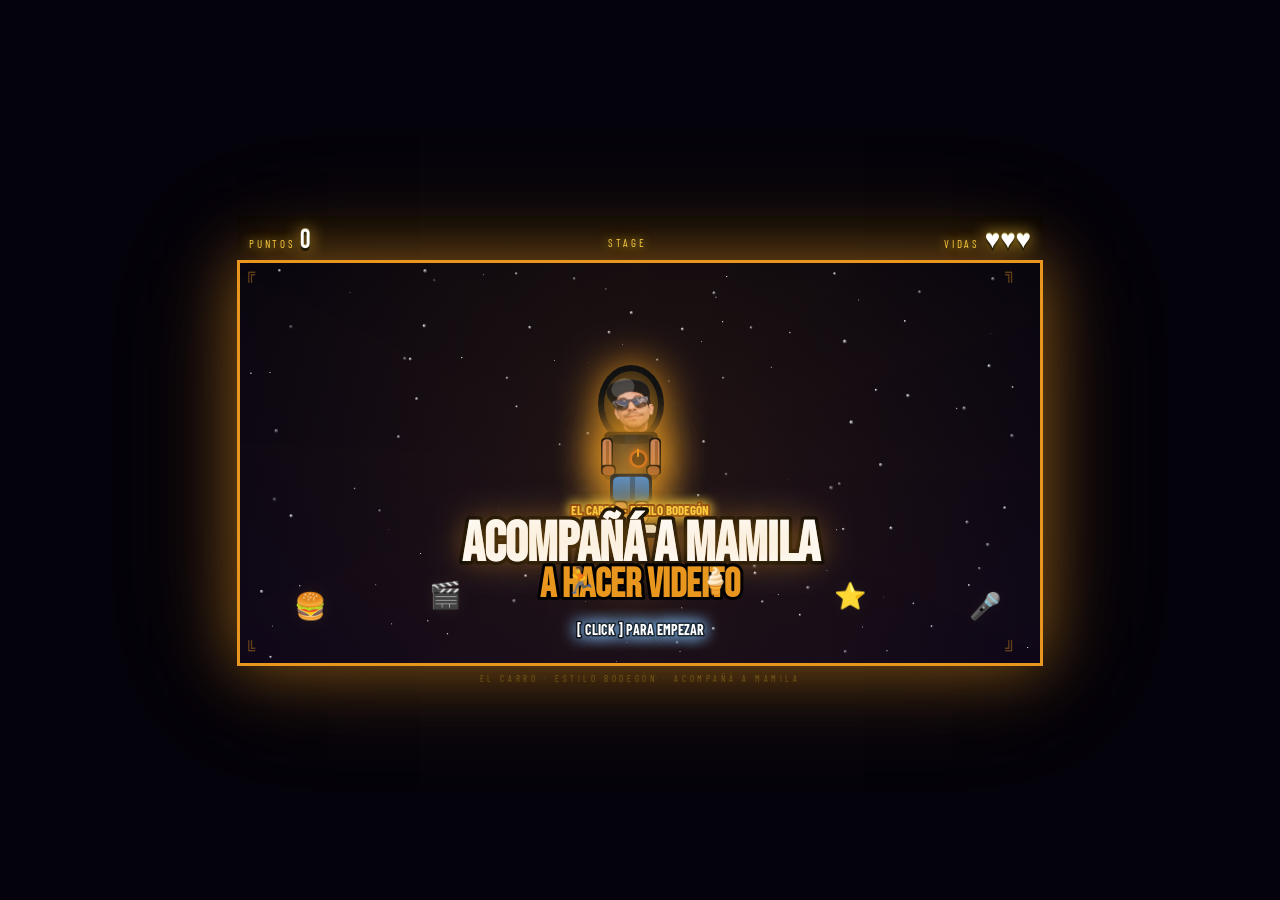
<file: proyectos/elcarro/mamila-game.html>
<!DOCTYPE html>
<html lang="es">
<head>
<meta charset="UTF-8">
<script>
if(/Android|iPhone|iPad|iPod|Mobile/i.test(navigator.userAgent) || window.innerWidth <= 768){
  window.location.replace('mamila-mobile.html');
}
</script>

<meta name="viewport" content="width=device-width, initial-scale=1.0">
<title>Mamila Run — El Carro</title>
<style>
  @import url('https://fonts.googleapis.com/css2?family=Bebas+Neue&family=Barlow+Condensed:wght@400;600;700&display=swap');
  *{margin:0;padding:0;box-sizing:border-box;}
  body{background:#04020a;display:flex;flex-direction:column;align-items:center;justify-content:center;min-height:100vh;overflow:hidden;font-family:'Barlow Condensed',monospace;}
  #wrap{position:relative;}
  #topbar{display:flex;justify-content:space-between;align-items:center;padding:8px 12px 4px;width:100%;background:linear-gradient(180deg,rgba(0,0,0,.7),transparent);}
  .ui-lbl{color:#ffd040;font-size:11px;letter-spacing:.25em;text-shadow:0 0 10px #ffd040,0 0 20px rgba(255,208,64,.4);}
  .ui-val{color:#fff;font-family:'Bebas Neue',sans-serif;font-size:26px;text-shadow:0 0 16px rgba(255,200,50,1),0 3px 0 #000,0 -1px 0 rgba(255,255,180,.5);}
  canvas{display:block;border:3px solid #e8961e;box-shadow:0 0 60px rgba(232,150,30,.5),0 0 120px rgba(232,150,30,.2),0 0 4px #000 inset;cursor:pointer;}
  #brand{color:rgba(255,208,64,.3);font-size:9px;letter-spacing:.4em;text-align:center;margin-top:7px;text-shadow:0 0 8px rgba(255,208,64,.2);}
</style>
</head>
<body>
<div id="wrap">
  <div id="topbar">
    <div><span class="ui-lbl">PUNTOS </span><span class="ui-val" id="uiScore">0</span></div>
    <div style="text-align:center"><span class="ui-lbl" id="uiStageLabel">STAGE</span></div>
    <div><span class="ui-lbl">VIDAS </span><span class="ui-val" id="uiLives">♥♥♥</span></div>
  </div>
  <canvas id="c" width="800" height="400"></canvas>
  <div id="brand">EL CARRO · ESTILO BODEGÓN · ACOMPAÑÁ A MAMILA</div>
</div>
<script>
// ══════════════════════════════════════════════════
//  MAMILA RUN — SEGA EDITION
// ══════════════════════════════════════════════════
const cv=document.getElementById('c'),cx=cv.getContext('2d');
cx.imageSmoothingEnabled=true;cx.imageSmoothingQuality='high';
const W=cv.width,H=cv.height;

// ── FACE ──
const face=new Image();
face.src='[data-uri]';

// ── AUDIO ──
const AC=new(window.AudioContext||window.webkitAudioContext)();
function tone(f,d,t='square',v=.12){
  try{const o=AC.createOscillator(),g=AC.createGain();o.connect(g);g.connect(AC.destination);
  o.type=t;o.frequency.value=f;g.gain.setValueAtTime(v,AC.currentTime);
  g.gain.exponentialRampToValueAtTime(.001,AC.currentTime+d);o.start();o.stop(AC.currentTime+d);}catch(e){}
}
const snd={
  jump:()=>{tone(380,.08);setTimeout(()=>tone(520,.1),70);},
  hit:()=>tone(180,.35,'sawtooth',.2),
  coin:()=>{tone(800,.04);setTimeout(()=>tone(1050,.04),50);setTimeout(()=>tone(1300,.08),100);},
  pick:()=>tone(600,.06),
  wrong:()=>tone(180,.3,'sawtooth',.2),
  success:()=>{[523,659,784].forEach((f,i)=>setTimeout(()=>tone(f,.1,'square',.18),i*60));},
  perfect:()=>{[523,659,784,1047,1318].forEach((f,i)=>setTimeout(()=>tone(f,.12,'square',.18),i*60));},
  over:()=>{[420,330,260,190].forEach((f,i)=>setTimeout(()=>tone(f,.3,'sawtooth',.15),i*160));},
  appear:()=>{tone(660,.06);setTimeout(()=>tone(880,.08),60);},
  tap:()=>tone(1100,.04,'square',.1),
  stagewin:()=>{[523,659,784,880,1047].forEach((f,i)=>setTimeout(()=>tone(f,.15,'square',.2),i*100));},
};

// ══════════════════════════════════════════════════
//  VISUAL HELPERS — SEGA STYLE
// ══════════════════════════════════════════════════
function R(x,y,w,h,c){cx.fillStyle=c;cx.fillRect(Math.round(x),Math.round(y),Math.round(w),Math.round(h));}

function fillC(x,y,r,c){cx.beginPath();cx.arc(x,y,r,0,Math.PI*2);cx.fillStyle=c;cx.fill();}
function strokeC(x,y,r,c,lw=2){cx.beginPath();cx.arc(x,y,r,0,Math.PI*2);cx.strokeStyle=c;cx.lineWidth=lw;cx.stroke();}

function rRect(x,y,w,h,rad,c){
  rad=Math.min(rad,w/2,h/2);
  cx.beginPath();cx.moveTo(x+rad,y);cx.lineTo(x+w-rad,y);
  cx.quadraticCurveTo(x+w,y,x+w,y+rad);cx.lineTo(x+w,y+h-rad);
  cx.quadraticCurveTo(x+w,y+h,x+w-rad,y+h);cx.lineTo(x+rad,y+h);
  cx.quadraticCurveTo(x,y+h,x,y+h-rad);cx.lineTo(x,y+rad);
  cx.quadraticCurveTo(x,y,x+rad,y);cx.closePath();cx.fillStyle=c;cx.fill();
}

function rRectS(x,y,w,h,rad,c,lw=2){
  rad=Math.min(rad,w/2,h/2);
  cx.beginPath();cx.moveTo(x+rad,y);cx.lineTo(x+w-rad,y);
  cx.quadraticCurveTo(x+w,y,x+w,y+rad);cx.lineTo(x+w,y+h-rad);
  cx.quadraticCurveTo(x+w,y+h,x+w-rad,y+h);cx.lineTo(x+rad,y+h);
  cx.quadraticCurveTo(x,y+h,x,y+h-rad);cx.lineTo(x,y+rad);
  cx.quadraticCurveTo(x,y,x+rad,y);cx.closePath();cx.strokeStyle=c;cx.lineWidth=lw;cx.stroke();
}

function gradRect(x,y,w,h,c1,c2,vert=true){
  const g=vert?cx.createLinearGradient(x,y,x,y+h):cx.createLinearGradient(x,y,x+w,y);
  g.addColorStop(0,c1);g.addColorStop(1,c2);cx.fillStyle=g;cx.fillRect(x,y,w,h);
}

function gradC(x,y,r,c1,c2){
  const g=cx.createRadialGradient(x-r*.3,y-r*.3,0,x,y,r);
  g.addColorStop(0,c1);g.addColorStop(1,c2);
  cx.beginPath();cx.arc(x,y,r,0,Math.PI*2);cx.fillStyle=g;cx.fill();
}

function txtOut(t,x,y,fc,oc,lw=5){
  cx.save();cx.strokeStyle=oc;cx.lineWidth=lw;cx.lineJoin='round';
  cx.strokeText(t,x,y);cx.fillStyle=fc;cx.fillText(t,x,y);cx.restore();
}

function withGlow(f,c,b=20){cx.save();cx.shadowColor=c;cx.shadowBlur=b;f();cx.restore();}

function drawCloud(x,y,w){
  cx.save();
  // shadow
  cx.globalAlpha=.12;cx.fillStyle='#6090c0';
  [[.15,.08,.18],[.38,-.12,.22],[.58,-.07,.2],[.77,.08,.17],[.5,.08,.25]].forEach(([px,py,pr])=>{
    cx.beginPath();cx.arc(x+px*w,y+py*w+10,pr*w,0,Math.PI*2);cx.fill();
  });
  cx.globalAlpha=1;
  // white cloud
  cx.fillStyle='#fff';
  [[.15,0,.18],[.38,-.12,.22],[.58,-.07,.2],[.77,0,.17],[.5,0,.25]].forEach(([px,py,pr])=>{
    cx.beginPath();cx.arc(x+px*w,y+py*w,pr*w,0,Math.PI*2);cx.fill();
  });
  // highlight
  cx.globalAlpha=.5;cx.fillStyle='rgba(255,255,255,.9)';
  cx.beginPath();cx.arc(x+.35*w,y-.1*w,0.1*w,0,Math.PI*2);cx.fill();
  cx.restore();
}

function drawStar5(x,y,r,c){
  cx.beginPath();
  for(let i=0;i<10;i++){
    const a=i*Math.PI/5-Math.PI/2,ri=i%2===0?r:r*.42;
    i===0?cx.moveTo(x+Math.cos(a)*ri,y+Math.sin(a)*ri):cx.lineTo(x+Math.cos(a)*ri,y+Math.sin(a)*ri);
  }
  cx.closePath();cx.fillStyle=c;cx.fill();
}

// ══════════════════════════════════════════════════
//  GLOBAL STATE & PARALLAX
// ══════════════════════════════════════════════════
let SCREEN='title';
let totalScore=0,bestScore=+localStorage.getItem('mamilaBest')||0;
let globalLives=3;
let frameCount=0,idleAnim=0;
let lastTime=0;
let transTimer=0,transMsg='';
let finaleTimer=0;

// Parallax accumulators (updated each draw frame)
let _pFar=0,_pMid=0;
// Confetti
let _confetti=[];
// Stars for title
let _stars=[];
for(let i=0;i<120;i++)_stars.push({x:Math.random()*W,y:Math.random()*H,r:.5+Math.random()*2,blink:Math.random()*Math.PI*2});

function setScreen(s){
  SCREEN=s;
  if(s==='s1'){initStage1();_pFar=0;_pMid=0;}
  if(s==='s2')initStage2();
  if(s==='s3')initStage3();
  if(s==='trans1'){transTimer=180;transMsg='¡Llegaste al local!\nAhora a cocinar...';}
  if(s==='trans2'){transTimer=180;transMsg='¡La burger está lista!\nHora del videito...';}
  if(s==='finale'){
    finaleTimer=0;snd.stagewin();
    _confetti=[];
    const cols=['#e8961e','#ffd040','#ff4080','#40e8ff','#c040e8','#60ff60','#ff6040','#40a0ff'];
    for(let i=0;i<100;i++){
      _confetti.push({
        x:Math.random()*W,y:-30-Math.random()*300,
        vx:(Math.random()-.5)*4,vy:2.5+Math.random()*4,
        r:4+Math.random()*6,rot:Math.random()*Math.PI*2,
        vrot:(Math.random()-.5)*.18,
        c:cols[Math.floor(Math.random()*cols.length)],
        shape:Math.random()<.55?'rect':'circle',w:8+Math.random()*8
      });
    }
  }
  updateHUD();
}

function updateHUD(){
  document.getElementById('uiScore').textContent=totalScore;
  document.getElementById('uiLives').textContent=['♥','♥','♥'].map((_,i)=>i<globalLives?'♥':'♡').join('');
  const labels={title:'',map:'ELEGÍ TU STAGE',s1:'STAGE 1 · EL MERCADO',s2:'STAGE 2 · LA COCINA',s3:'STAGE 3 · EL VIDEITO',trans1:'',trans2:'',finale:'¡FIN DEL REEL!'};
  document.getElementById('uiStageLabel').textContent=labels[SCREEN]||'';
}

// ══════════════════════════════════════════════════
//  MAMILA CHARACTER — SEGA STYLE
// ══════════════════════════════════════════════════
function drawMamila(ox,oy,s,pose,inv=0){
  if(inv>0&&Math.floor(inv/4)%2===0)return;

  const fW=18*s,fH=22*s,bOff=(18-16)/2*s,bx=ox+bOff,bs=20*s;
  const bob=(pose==='idle')?Math.sin(idleAnim)*3:0;

  cx.save();
  let tx=0,ty=bob;
  if(pose==='dodge')tx=-16;
  if(pose==='dance'){tx=Math.sin(idleAnim*.3)*6;ty=Math.abs(Math.sin(idleAnim*.3))*4;}
  if(pose==='fail'){tx=10;ty=8;}
  cx.translate(tx,ty);

  // GROUND SHADOW
  if(pose!=='jump'){
    cx.save();cx.globalAlpha=.18;
    cx.beginPath();cx.ellipse(ox+fW/2,oy+bs+50*s,15*s,4*s,0,0,Math.PI*2);
    cx.fillStyle='#000';cx.fill();cx.restore();
  }

  // FACE — circle clip with dark outline ring
  cx.save();
  // outer glow ring when invincible
  if(inv>0){
    const hue=Math.floor((inv*20))%360;
    cx.shadowColor=`hsl(${hue},100%,60%)`;cx.shadowBlur=20;
  }
  // outline ring
  cx.beginPath();cx.ellipse(ox+fW/2,oy+fH*.44,(fW/2)+2*s,(fH/2)+2*s,0,0,Math.PI*2);
  cx.fillStyle='#111';cx.fill();
  // face clip
  cx.beginPath();cx.ellipse(ox+fW/2,oy+fH*.44,fW/2,fH/2,0,0,Math.PI*2);cx.clip();
  cx.drawImage(face,ox,oy,fW,fH);
  // face shine
  cx.globalAlpha=.18;cx.fillStyle='#fff';
  cx.beginPath();cx.ellipse(ox+fW*.35,oy+fH*.2,fW*.22,fH*.14,-0.4,0,Math.PI*2);cx.fill();
  cx.restore();

  const skin='#c8845a',skinD='#a06035',skinHL='#e09870';

  // BODY — jacket with gradient
  cx.save();
  const bG=cx.createLinearGradient(bx,oy+bs,bx+16*s,oy+bs);
  bG.addColorStop(0,'#181818');bG.addColorStop(.35,'#2e2e2e');bG.addColorStop(.7,'#222');bG.addColorStop(1,'#101010');
  rRect(bx-s,oy+bs-s,18*s,16*s,2*s,'#080808'); // outline
  rRect(bx,oy+bs,16*s,14*s,2*s,bG);             // body
  // shoulder highlight
  R(bx+2*s,oy+bs+s,5*s,s,'rgba(255,255,255,.18)');
  cx.restore();

  // COLLAR
  rRect(bx+2*s,oy+bs,12*s,3*s,2*s,'#1a1a1a');
  R(bx+6*s,oy+bs,4*s,3*s,'#282828'); // collar notch

  // BADGE — El Carro logo
  cx.save();
  cx.shadowColor='#c85a1a';cx.shadowBlur=8;
  const lx=bx+10.5*s,ly=oy+bs+8*s;
  fillC(lx,ly,3*s,'#c85a1a');
  cx.shadowBlur=0;
  fillC(lx,ly,2.2*s,'#0f0d0b');
  cx.restore();
  withGlow(()=>R(lx-.4*s,ly-3.2*s,.8*s,2.8*s,'#e8961e'),'#e8961e',8);

  // ARMS — outline then skin
  // Left arm
  rRect(bx-2*s,oy+bs+s,4*s,11*s,1.5*s,'#080808');
  rRect(bx-1.5*s,oy+bs+1.5*s,3*s,9.5*s,1.5*s,skin);
  R(bx-.5*s,oy+bs+2*s,s,8*s,skinD); // shadow side
  rRect(bx-2*s,oy+bs+10*s,5*s,3.5*s,1.5*s,'#080808');
  rRect(bx-1.5*s,oy+bs+10.5*s,4*s,3*s,1.5*s,skinD);
  // Right arm
  rRect(bx+14*s,oy+bs+s,4*s,11*s,1.5*s,'#080808');
  rRect(bx+14.5*s,oy+bs+1.5*s,3*s,9.5*s,1.5*s,skin);
  R(bx+16*s,oy+bs+2*s,s,8*s,skinD);
  rRect(bx+13*s,oy+bs+10*s,5*s,3.5*s,1.5*s,'#080808');
  rRect(bx+13.5*s,oy+bs+10.5*s,4*s,3*s,1.5*s,skinD);

  if(pose==='wave'){cx.font=`${s*4.5}px serif`;cx.fillText('👋',bx+16*s,oy+bs-4*s);}
  if(pose==='fail'){cx.font=`${s*3.5}px serif`;cx.fillText('😵',ox+fW*.1,oy-s*2);}

  // SHORTS — gradient blue
  const shG=cx.createLinearGradient(bx,oy+bs+14*s,bx,oy+bs+22*s);
  shG.addColorStop(0,'#5090d0');shG.addColorStop(1,'#2060a0');
  rRect(bx+s,oy+bs+13*s,14*s,10*s,2*s,'#0a1a30'); // outline
  rRect(bx+2*s,oy+bs+14*s,12*s,8*s,2*s,shG);
  R(bx+7.5*s,oy+bs+14*s,1.5*s,8*s,'rgba(0,0,0,.3)'); // center seam

  // LEGS & SHOES
  const ly2=oy+bs+22*s;
  if(pose==='run1'){
    // back leg (right)
    rRect(bx+9*s,ly2,5*s,6*s,1.5*s,'#060606');rRect(bx+9.5*s,ly2+.5*s,4*s,5.5*s,1.5*s,skin);
    rRect(bx+9*s,ly2+5.5*s,7*s,4*s,1.5*s,'#060606');rRect(bx+9.5*s,ly2+6*s,6*s,3*s,1.5*s,'#eeeee8');
    R(bx+9*s,ly2+8.5*s,7*s,1.5*s,'#111');
    // front leg (left)
    rRect(bx+2*s,ly2,5*s,8*s,1.5*s,'#060606');rRect(bx+2.5*s,ly2+.5*s,4*s,7.5*s,1.5*s,skin);
    rRect(bx+.5*s,ly2+7.5*s,8*s,4*s,1.5*s,'#060606');rRect(bx+s,ly2+8*s,7*s,3*s,1.5*s,'#eeeee8');
    R(bx+.5*s,ly2+10.5*s,8*s,1.5*s,'#111');
  }else if(pose==='run2'){
    rRect(bx+3*s,ly2,5*s,6*s,1.5*s,'#060606');rRect(bx+3.5*s,ly2+.5*s,4*s,5.5*s,1.5*s,skin);
    rRect(bx+.5*s,ly2+5.5*s,8*s,4*s,1.5*s,'#060606');rRect(bx+s,ly2+6*s,7*s,3*s,1.5*s,'#eeeee8');
    R(bx+.5*s,ly2+8.5*s,8*s,1.5*s,'#111');
    rRect(bx+9*s,ly2,5*s,8*s,1.5*s,'#060606');rRect(bx+9.5*s,ly2+.5*s,4*s,7.5*s,1.5*s,skin);
    rRect(bx+9*s,ly2+7.5*s,7*s,4*s,1.5*s,'#060606');rRect(bx+9.5*s,ly2+8*s,6*s,3*s,1.5*s,'#eeeee8');
    R(bx+9*s,ly2+10.5*s,7*s,1.5*s,'#111');
  }else if(pose==='jump'){
    rRect(bx+s,ly2,5*s,5*s,1.5*s,'#060606');rRect(bx+1.5*s,ly2+.5*s,4*s,4.5*s,1.5*s,skin);
    rRect(bx+s,ly2+3*s,5*s,5*s,1.5*s,'#060606');rRect(bx+1.5*s,ly2+3.5*s,4*s,4.5*s,1.5*s,skin);
    rRect(bx-.5*s,ly2+6.5*s,8*s,4*s,1.5*s,'#060606');rRect(bx,ly2+7*s,7*s,3*s,1.5*s,'#eeeee8');
    rRect(bx+10*s,ly2,5*s,5*s,1.5*s,'#060606');rRect(bx+10.5*s,ly2+.5*s,4*s,4.5*s,1.5*s,skin);
    rRect(bx+10*s,ly2+3*s,5*s,5*s,1.5*s,'#060606');rRect(bx+10.5*s,ly2+3.5*s,4*s,4.5*s,1.5*s,skin);
    rRect(bx+10*s,ly2+6.5*s,8*s,4*s,1.5*s,'#060606');rRect(bx+10.5*s,ly2+7*s,7*s,3*s,1.5*s,'#eeeee8');
  }else if(pose==='dance'){
    const k=Math.sin(idleAnim*.3)*s*3;
    rRect(bx+2*s,ly2+k,5*s,7*s,1.5*s,'#060606');rRect(bx+2.5*s,ly2+.5*s+k,4*s,6.5*s,1.5*s,skin);
    rRect(bx+s,ly2+7*s+k,8*s,4*s,1.5*s,'#060606');rRect(bx+1.5*s,ly2+7.5*s+k,7*s,3*s,1.5*s,'#eeeee8');
    rRect(bx+9*s,ly2-k,5*s,7*s,1.5*s,'#060606');rRect(bx+9.5*s,ly2+.5*s-k,4*s,6.5*s,1.5*s,skin);
    rRect(bx+8*s,ly2+7*s-k,8*s,4*s,1.5*s,'#060606');rRect(bx+8.5*s,ly2+7.5*s-k,7*s,3*s,1.5*s,'#eeeee8');
  }else{
    rRect(bx+2*s,ly2,5*s,7*s,1.5*s,'#060606');rRect(bx+2.5*s,ly2+.5*s,4*s,6.5*s,1.5*s,skin);
    rRect(bx+s,ly2+7.5*s,8*s,4*s,1.5*s,'#060606');rRect(bx+1.5*s,ly2+8*s,7*s,3*s,1.5*s,'#eeeee8');
    R(bx+s,ly2+10.5*s,8*s,1.5*s,'#111');
    rRect(bx+9*s,ly2,5*s,7*s,1.5*s,'#060606');rRect(bx+9.5*s,ly2+.5*s,4*s,6.5*s,1.5*s,skin);
    rRect(bx+9*s,ly2+7.5*s,8*s,4*s,1.5*s,'#060606');rRect(bx+9.5*s,ly2+8*s,7*s,3*s,1.5*s,'#eeeee8');
    R(bx+9*s,ly2+10.5*s,8*s,1.5*s,'#111');
  }

  cx.restore();
}

// ══════════════════════════════════════════════════
//  SCREEN: TITLE — SEGA STYLE
// ══════════════════════════════════════════════════
function drawTitle(){
  // Deep space bg
  gradRect(0,0,W,H,'#04020e','#0a0418');
  // Stars
  _stars.forEach(s=>{
    const a=.4+.6*Math.abs(Math.sin(s.blink+idleAnim*.5));
    cx.globalAlpha=a;
    gradC(s.x,s.y,s.r,'#ffffff','rgba(200,220,255,0)');
  });
  cx.globalAlpha=1;

  // Radial burst from center
  for(let i=0;i<16;i++){
    const a=i/16*Math.PI*2+idleAnim*.02;
    const g=cx.createLinearGradient(W/2,H/2,W/2+Math.cos(a)*700,H/2+Math.sin(a)*700);
    g.addColorStop(0,'rgba(232,150,30,.12)');g.addColorStop(.5,'rgba(232,150,30,.04)');g.addColorStop(1,'transparent');
    cx.fillStyle=g;cx.beginPath();cx.moveTo(W/2,H/2);
    cx.arc(W/2,H/2,700,a,a+Math.PI/8);cx.closePath();cx.fill();
  }

  // Mamila center with glow aura
  cx.save();cx.shadowColor='#e8961e';cx.shadowBlur=40;
  drawMamila(W/2-36,H/2-90,3,'idle');cx.restore();

  // El Carro subtitle
  cx.textAlign='center';
  cx.font='bold 13px "Barlow Condensed",sans-serif';
  withGlow(()=>txtOut('EL CARRO — ESTILO BODEGÓN',W/2,H/2+52,'#ffd040','#7a3000',4),'#ffd040',12);

  // Main title
  cx.font='bold 56px "Bebas Neue",sans-serif';
  txtOut('ACOMPAÑÁ A MAMILA',W/2,H/2+98,'#ffffff','#000',7);
  // Title glow
  cx.save();cx.globalAlpha=.6;cx.shadowColor='#e8961e';cx.shadowBlur=30;
  cx.fillStyle='#ffffff';cx.fillText('ACOMPAÑÁ A MAMILA',W/2,H/2+98);cx.restore();

  cx.font='bold 40px "Bebas Neue",sans-serif';
  txtOut('A HACER VIDEITO',W/2,H/2+134,'#e8961e','#000',6);

  // Blinking press start
  if(Math.floor(Date.now()/500)%2){
    cx.font='bold 14px "Barlow Condensed",sans-serif';
    withGlow(()=>txtOut('[ CLICK ] PARA EMPEZAR',W/2,H-28,'#fff','#000',3),'#80c0ff',15);
  }

  // Floating emojis with glow
  ['🍔','🎬','🏃','🍦','⭐','🎤'].forEach((e,i)=>{
    const ex=70+i*135,ey=H-62+Math.sin(idleAnim*.7+i*1.2)*14;
    cx.font='26px serif';
    cx.save();cx.shadowColor='rgba(255,220,100,.6)';cx.shadowBlur=12;cx.fillText(e,ex,ey);cx.restore();
  });

  // Corner decorations
  ['╔','╗','╚','╝'].forEach((c,i)=>{
    const tx=[10,W-30,10,W-30][i],ty=[16,16,H-8,H-8][i];
    cx.font='16px monospace';cx.fillStyle='rgba(232,150,30,.4)';cx.fillText(c,tx,ty);
  });

  cx.textAlign='left';
}

// ══════════════════════════════════════════════════
//  SCREEN: MAP — SEGA STYLE
// ══════════════════════════════════════════════════
let mapHover=-1;
const MAP_NODES=[
  {x:130,y:200,label:'EL MERCADO',sub:'Corré y juntá\ningredientes',icon:'🛒',stage:'s1',color:'#20e8c0'},
  {x:400,y:200,label:'LA COCINA', sub:'Armá la burger\nen orden',icon:'🍔',stage:'s2',color:'#ffd040'},
  {x:670,y:200,label:'EL VIDEITO',sub:'Grabá el reel\nperfecto',icon:'🎬',stage:'s3',color:'#e040ff'},
];

function drawMap(){
  // Dark bg with gradient
  gradRect(0,0,W,H,'#06040e','#0e080a');
  // Grid lines
  cx.strokeStyle='rgba(232,150,30,.04)';cx.lineWidth=1;
  for(let x=0;x<W;x+=40)for(let y=0;y<H;y+=40){cx.strokeRect(x,y,40,40);}

  cx.textAlign='center';
  cx.font='bold 12px "Barlow Condensed",sans-serif';
  withGlow(()=>txtOut('UN DÍA CON MAMILA',W/2,46,'#ffd040','#000',3),'#ffd040',10);
  cx.font='bold 42px "Bebas Neue",sans-serif';
  txtOut('¿POR DÓNDE EMPEZAMOS?',W/2,88,'#fff','#000',6);

  // Connecting road
  cx.save();cx.setLineDash([10,10]);
  cx.strokeStyle='rgba(232,150,30,.25)';cx.lineWidth=4;
  cx.beginPath();MAP_NODES.forEach((n,i)=>i===0?cx.moveTo(n.x,n.y):cx.lineTo(n.x,n.y));
  cx.stroke();cx.setLineDash([]);cx.restore();

  MAP_NODES.forEach((n,i)=>{
    const hover=mapHover===i;
    const r=hover?65:56;
    const pulse=1+Math.sin(idleAnim+i*1.2)*.06;

    // Outer glow ring
    cx.save();cx.shadowColor=n.color;cx.shadowBlur=hover?35:18;
    cx.beginPath();cx.arc(n.x,n.y,r*pulse,0,Math.PI*2);
    cx.strokeStyle=n.color;cx.lineWidth=hover?3:2;cx.stroke();
    cx.restore();

    // Inner circle fill
    gradC(n.x,n.y,r*.9,`${n.color}22`,`${n.color}08`);

    // Second inner ring
    strokeC(n.x,n.y,r*.7,`${n.color}55`,1);

    // Icon
    cx.font=`${hover?42:34}px serif`;
    cx.save();cx.shadowColor=n.color;cx.shadowBlur=hover?20:10;
    cx.fillText(n.icon,n.x,n.y+14);cx.restore();

    // Number badge
    cx.save();cx.shadowColor=n.color;cx.shadowBlur=12;
    fillC(n.x-r+12,n.y-r+12,12,n.color);cx.restore();
    cx.fillStyle='#000';cx.font='bold 11px "Bebas Neue",sans-serif';
    cx.fillText(`0${i+1}`,n.x-r+12,n.y-r+17);

    // Label
    cx.font=`bold ${hover?18:15}px "Bebas Neue",sans-serif`;
    txtOut(n.label,n.x,n.y+r+22,'#fff','#000',4);

    // Sub-label
    n.sub.split('\n').forEach((l,li)=>{
      cx.font='11px "Barlow Condensed",sans-serif';
      cx.fillStyle=`${n.color}cc`;cx.fillText(l,n.x,n.y+r+36+li*13);
    });
  });

  if(totalScore>0){
    cx.font='12px "Barlow Condensed",sans-serif';
    withGlow(()=>{cx.fillStyle='rgba(255,208,64,.7)';cx.fillText(`PUNTOS ACUMULADOS: ${totalScore}`,W/2,H-16);},'#ffd040',8);
  }
  cx.textAlign='left';
}

// ══════════════════════════════════════════════════
//  STAGE 1 — EL MERCADO (runner)
// ══════════════════════════════════════════════════
let s1={};
function initStage1(){
  s1={
    vy:0,y:0,onGround:true,
    spd:5,frame:0,runF:0,runT:0,inv:0,
    obs:[],cols:[],
    nextObs:80,nextCol:100,
    gndX:0,bldX:0,
    clouds:[{x:60,y:35,w:100},{x:260,y:55,w:130},{x:500,y:30,w:110},{x:680,y:50,w:120},{x:380,y:22,w:90}],
    particles:[],floats:[],
    alive:true,done:false,doneTimer:0,
    timeLeft:25,timeMax:25,
    score:0,
  };
  s1.y=GY1-CHAR_H1;
}
const GY1=H-62,CHAR_H1=150,CHAR_W1=60;

function updateStage1(dt){
  if(s1.done){s1.doneTimer--;if(s1.doneTimer<=0)setScreen('trans1');return;}
  if(!s1.alive){s1.doneTimer--;if(s1.doneTimer<=0){if(globalLives>0)initStage1();else setScreen('finale');}return;}

  s1.frame++;s1.spd=Math.min(5+s1.frame/200,11);
  s1.vy+=1.15;s1.y+=s1.vy;
  if(s1.y>=GY1-CHAR_H1){s1.y=GY1-CHAR_H1;s1.vy=0;s1.onGround=true;}
  s1.gndX=(s1.gndX-s1.spd)%32;s1.bldX=(s1.bldX-s1.spd*.3);
  if(s1.bldX<-W)s1.bldX=0;
  s1.clouds.forEach(c=>{c.x-=.5;if(c.x<-c.w-40){c.x=W+30;c.y=18+Math.random()*60;}});
  s1.runT++;if(s1.runT>=6){s1.runT=0;s1.runF=(s1.runF+1)%2;}
  if(s1.inv>0)s1.inv--;
  s1.timeLeft-=dt/1000;
  if(s1.timeLeft<=0){s1.done=true;s1.doneTimer=90;snd.stagewin();}

  if(--s1.nextObs<=0){
    const types=[{w:44,h:46,draw:drawBox1},{w:28,h:36,draw:drawBag1},{w:56,h:44,draw:drawDog1}];
    const t=types[Math.floor(Math.random()*types.length)];
    s1.obs.push({x:W+20,y:GY1-t.h,...t});
    s1.nextObs=55+Math.floor(Math.random()*70);
  }
  if(--s1.nextCol<=0){
    const types=[{w:28,h:30,pts:10,draw:drawBurgerItem,yoff:55},{w:24,h:30,pts:5,draw:drawHeladoItem,yoff:70},{w:26,h:26,pts:30,draw:drawStar1,yoff:80}];
    const t=types[Math.floor(Math.random()*types.length)];
    s1.cols.push({x:W+20,y:GY1-t.yoff,...t,phase:Math.random()*Math.PI*2});
    s1.nextCol=60+Math.floor(Math.random()*90);
  }

  s1.obs=s1.obs.filter(o=>{
    o.x-=s1.spd;
    if(s1.inv<=0&&hits(80+8,s1.y+20,CHAR_W1-16,CHAR_H1-25,o.x,o.y,o.w,o.h)){
      snd.hit();globalLives--;s1.inv=100;
      spawnParts1(80+30,s1.y+60,'#ff4040');updateHUD();
      if(globalLives<=0){s1.alive=false;s1.doneTimer=80;snd.over();}
    }
    return o.x>-80;
  });
  s1.cols=s1.cols.filter(c=>{
    c.x-=s1.spd;c.y=GY1-c.yoff+Math.sin(s1.frame*.07+c.phase)*6;
    if(hits(80+8,s1.y+20,CHAR_W1-16,CHAR_H1-25,c.x,c.y,c.w,c.h,4)){
      s1.score+=c.pts;totalScore+=c.pts;snd.coin();
      spawnParts1(c.x+c.w/2,c.y+c.h/2,'#ffd040',10);
      s1.floats.push({x:c.x+c.w/2,y:c.y-10,txt:`+${c.pts}`,life:40});
      updateHUD();return false;
    }
    return c.x>-60;
  });
  s1.particles=s1.particles.filter(p=>{
    p.x+=p.vx||0;p.y+=p.vy||0;
    if(p.vy!==undefined)p.vy+=.25;
    p.life--;return p.life>0;
  });
  s1.floats=s1.floats.filter(f=>{f.y-=.9;f.life--;return f.life>0;});
}

function spawnParts1(x,y,c,n=8){
  // Expanding ring
  s1.particles.push({x,y,life:22,maxLife:22,c,type:'ring',startR:6,endR:38});
  // Sparks
  for(let i=0;i<n;i++){
    const a=Math.PI*2/n*i+Math.random()*.5;
    s1.particles.push({x,y,vx:Math.cos(a)*(2+Math.random()*3.5),vy:Math.sin(a)*3.5-2,
      life:30,maxLife:30,r:2.5+Math.random()*2,c,type:'spark'});
  }
}

// ── OBSTACLE SPRITES — SEGA STYLE ──
function drawBox1(x,y){
  // Shadow
  cx.save();cx.globalAlpha=.2;cx.beginPath();cx.ellipse(x+22,y+46,20,5,0,0,Math.PI*2);cx.fillStyle='#000';cx.fill();cx.restore();
  // Box body gradient
  const bG=cx.createLinearGradient(x,y+8,x+44,y+8);
  bG.addColorStop(0,'#a06428');bG.addColorStop(.3,'#c87830');bG.addColorStop(.7,'#b06828');bG.addColorStop(1,'#7a4818');
  rRect(x,y+8,44,38,3,'#3a1a00'); // shadow
  rRect(x+1,y+9,42,36,3,bG);
  // Top face (perspective hint)
  cx.fillStyle='#d88030';cx.beginPath();
  cx.moveTo(x+3,y+9);cx.lineTo(x+41,y+9);cx.lineTo(x+38,y+3);cx.lineTo(x+6,y+3);cx.closePath();cx.fill();
  // Horizontal wood slats
  [16,24,32].forEach(sy=>{R(x+2,y+sy,40,2,'rgba(0,0,0,.25)');});
  // Vertical slats
  [14,30].forEach(sx=>{R(x+sx,y+10,2,34,'rgba(0,0,0,.3)');});
  // Corner bolts
  [[3,11],[37,11],[3,41],[37,41]].forEach(([bx2,by2])=>{
    fillC(x+bx2,y+by2,3,'#5a3000');fillC(x+bx2,y+by2,2,'#8a5010');
  });
  // EL CARRO stamp
  cx.save();cx.globalAlpha=.7;cx.fillStyle='#c85a10';
  cx.font='bold 7px "Bebas Neue",sans-serif';cx.textAlign='center';
  cx.fillText('EL CARRO',x+22,y+22);cx.restore();
}

function drawBag1(x,y){
  cx.save();cx.globalAlpha=.2;cx.beginPath();cx.ellipse(x+14,y+36,13,4,0,0,Math.PI*2);cx.fillStyle='#000';cx.fill();cx.restore();
  // Handles
  cx.strokeStyle='#5a3010';cx.lineWidth=3;cx.lineCap='round';
  cx.beginPath();cx.moveTo(x+6,y+6);cx.quadraticCurveTo(x+4,y-4,x+11,y-4);cx.quadraticCurveTo(x+18,y-4,x+16,y+6);cx.stroke();
  // Bag body
  const bG=cx.createLinearGradient(x,y,x+28,y);
  bG.addColorStop(0,'#b05520');bG.addColorStop(.4,'#d06828');bG.addColorStop(.8,'#b85a1e');bG.addColorStop(1,'#8a3c10');
  rRect(x+1,y+5,26,31,4,'#3a1a00');
  rRect(x+2,y+6,24,29,4,bG);
  // Crumple lines
  cx.strokeStyle='rgba(0,0,0,.2)';cx.lineWidth=1;
  cx.beginPath();cx.moveTo(x+8,y+10);cx.lineTo(x+6,y+30);cx.stroke();
  cx.beginPath();cx.moveTo(x+18,y+8);cx.lineTo(x+20,y+32);cx.stroke();
  // Top fold
  rRect(x+2,y+6,24,7,4,'#d87030');
  R(x+2,y+10,24,2,'rgba(0,0,0,.15)');
  // Veggies sticking out
  cx.font='14px serif';cx.fillText('🥬',x+4,y+6);
}

function drawDog1(x,y){
  cx.save();cx.globalAlpha=.2;cx.beginPath();cx.ellipse(x+28,y+44,26,6,0,0,Math.PI*2);cx.fillStyle='#000';cx.fill();cx.restore();
  const dc='#c09060',dd='#9a7040',dl='#d0a878';
  // Body (running)
  const run=Math.sin(frameCount*.3)*6;
  // Tail
  cx.save();cx.strokeStyle=dc;cx.lineWidth=6;cx.lineCap='round';
  cx.beginPath();cx.moveTo(x+52,y+18);cx.quadraticCurveTo(x+64,y+8+run,x+60,y+run);cx.stroke();cx.restore();
  // Body ellipse
  cx.beginPath();cx.ellipse(x+28,y+24,24,12,0,0,Math.PI*2);cx.fillStyle=dd;cx.fill();
  cx.beginPath();cx.ellipse(x+28,y+22,22,10,0,0,Math.PI*2);cx.fillStyle=dc;cx.fill();
  // Spot
  fillC(x+20,y+22,5,dd);
  // Head
  cx.beginPath();cx.ellipse(x+8,y+20,14,12,-.2,0,Math.PI*2);cx.fillStyle=dc;cx.fill();
  // Ears
  cx.fillStyle=dd;cx.beginPath();cx.ellipse(x+5,y+10,5,8,-.4,0,Math.PI*2);cx.fill();
  cx.beginPath();cx.ellipse(x+14,y+9,4,7,-.2,0,Math.PI*2);cx.fill();
  // Muzzle
  cx.beginPath();cx.ellipse(x+3,y+22,6,5,.1,0,Math.PI*2);cx.fillStyle=dl;cx.fill();
  // Eye
  fillC(x+8,y+16,3,'#fff');fillC(x+9,y+16,1.5,'#1a1a1a');
  // Nose
  fillC(x+1,y+20,2,'#222');
  // Legs (running animation)
  const legAnim=Math.sin(frameCount*.35)*8;
  [[10,y+34,4,14+legAnim],[18,y+34,4,12-legAnim*.5],[30,y+32,4,14-legAnim],[42,y+32,4,13+legAnim*.8]].forEach(([lx,ly,r,len])=>{
    cx.strokeStyle='#080606';cx.lineWidth=10;cx.lineCap='round';
    cx.beginPath();cx.moveTo(x+lx,ly);cx.lineTo(x+lx+(legAnim>0?3:-3),ly+Math.abs(len));cx.stroke();
    cx.strokeStyle=dd;cx.lineWidth=7;
    cx.beginPath();cx.moveTo(x+lx,ly);cx.lineTo(x+lx+(legAnim>0?3:-3),ly+Math.abs(len)-2);cx.stroke();
  });
}

// ── COLLECTIBLE SPRITES — SEGA STYLE ──
function drawBurgerItem(x,y){
  cx.save();cx.shadowColor='#ff8020';cx.shadowBlur=12;
  // Top bun
  const tG=cx.createLinearGradient(x,y,x,y+7);tG.addColorStop(0,'#e8903a');tG.addColorStop(1,'#c87028');
  rRect(x+2,y,20,6,3,tG);
  // Seeds
  cx.fillStyle='#f0c060';[[6,2],[12,1],[17,3]].forEach(([sx,sy])=>{cx.beginPath();cx.ellipse(x+sx,y+sy,2,1.2,0,0,Math.PI*2);cx.fill();});
  // Layers
  rRect(x,y+6,24,4,1,'#4a9a20'); // lettuce
  rRect(x,y+10,24,3,0,'#e83030'); // tomato
  rRect(x,y+13,24,4,0,'#7a3010'); // meat
  rRect(x,y+17,24,3,0,'#f0c040'); // cheese
  // Bottom bun
  const bG2=cx.createLinearGradient(x,y+20,x,y+28);bG2.addColorStop(0,'#d07828');bG2.addColorStop(1,'#a05018');
  rRect(x+1,y+20,22,8,3,bG2);
  cx.restore();
}

function drawHeladoItem(x,y){
  cx.save();cx.shadowColor='#ff80c0';cx.shadowBlur=14;
  // Scoop 1 (strawberry)
  gradC(x+10,y+5,9,'#ffc0e0','#e07090');
  // Scoop 2 (choc)
  gradC(x+6,y+10,7,'#c07030','#804010');
  // Wafer cone
  const cG=cx.createLinearGradient(x+4,y+16,x+16,y+30);cG.addColorStop(0,'#e0a040');cG.addColorStop(1,'#b07020');
  cx.beginPath();cx.moveTo(x+4,y+16);cx.lineTo(x+16,y+16);cx.lineTo(x+10,y+30);cx.closePath();cx.fillStyle=cG;cx.fill();
  // Cone grid lines
  cx.strokeStyle='rgba(0,0,0,.2)';cx.lineWidth=.8;
  cx.beginPath();cx.moveTo(x+7,y+22);cx.lineTo(x+13,y+22);cx.stroke();
  cx.beginPath();cx.moveTo(x+5.5,y+27);cx.lineTo(x+14,y+27);cx.stroke();
  // Shine on scoop
  cx.globalAlpha=.4;fillC(x+8,y+3,3,'#fff');cx.restore();
}

function drawStar1(x,y,t){
  cx.save();
  const pulse=1+Math.sin((t||0)*.12)*.2;
  const angle=((t||0)*.04);
  cx.translate(x+13,y+13);cx.rotate(angle);cx.scale(pulse,pulse);
  // Outer glow
  cx.shadowColor='#ffd040';cx.shadowBlur=20;
  drawStar5(0,0,13,'#ffd040');
  cx.shadowBlur=0;
  drawStar5(0,0,13,'#ffee20');
  // Inner
  drawStar5(0,0,7,'#ffffff');
  // Sparkle dots
  for(let i=0;i<4;i++){
    const sa=i*Math.PI/2+(t||0)*.06;
    cx.globalAlpha=.7;fillC(Math.cos(sa)*18,Math.sin(sa)*18,2,'#ffe060');
  }
  cx.restore();
}

// ── DRAW STAGE 1 — SEGA STYLE ──
function drawStage1(){
  // Update parallax accumulators
  if(s1.frame>0){
    _pFar=(_pFar+s1.spd*.09)%(W+500);
    _pMid=(_pMid+s1.spd*.22)%(W+400);
  }

  // SKY — vivid Sega blue
  const sky=cx.createLinearGradient(0,0,0,GY1);
  sky.addColorStop(0,'#1048d8');sky.addColorStop(.5,'#2878f8');sky.addColorStop(1,'#80c8ff');
  cx.fillStyle=sky;cx.fillRect(0,0,W,GY1);

  // SUN with glow
  cx.save();cx.shadowColor='#ffe840';cx.shadowBlur=50;
  gradC(700,55,30,'#ffff80','#ffe840');cx.restore();
  // Sun rays
  cx.save();cx.globalAlpha=.15;cx.strokeStyle='#ffe840';cx.lineWidth=2;
  for(let i=0;i<10;i++){
    const a=i/10*Math.PI*2;
    cx.beginPath();cx.moveTo(700+Math.cos(a)*34,55+Math.sin(a)*34);
    cx.lineTo(700+Math.cos(a)*55,55+Math.sin(a)*55);cx.stroke();
  }
  cx.restore();

  // LAYER 1: FAR silhouette city (dark navy blue)
  const farColors=['#1a1035','#151028','#20153a','#18103080','#1c1438'];
  for(let i=0;i<7;i++){
    const bx=((i*180-_pFar+600)%(W+400))-200;
    const bh=50+[60,90,45,80,70,55,100][i];
    cx.fillStyle=farColors[i%5];
    cx.fillRect(bx,GY1-bh,100,bh);
    // Simple window dots
    cx.fillStyle='rgba(255,240,150,.08)';
    for(let wy=GY1-bh+10;wy<GY1-10;wy+=18)
      for(let wx=bx+8;wx<bx+92;wx+=16)
        cx.fillRect(wx,wy,6,9);
  }

  // LAYER 2: MID buildings - Buenos Aires neighborhood
  const midPalette=['#c09870','#a07858','#b09078','#d0a888','#b88060'];
  const accentColor='#c85a1a';
  for(let i=0;i<6;i++){
    const bx=((i*195+s1.bldX+400)%(W+400))-200;
    const bh=70+[40,65,35,80,45,60][i];
    const col=midPalette[i%5];
    // Building body
    cx.fillStyle='#3a1a00';cx.fillRect(bx-1,GY1-bh-1,104,bh+2);
    cx.fillStyle=col;cx.fillRect(bx,GY1-bh,102,bh);
    // Window glow — deterministic (no flicker)
    for(let wy=GY1-bh+12;wy<GY1-14;wy+=20){
      for(let wx=bx+10;wx<bx+92;wx+=20){
        const wi=Math.floor((wx-bx)/20),wj=Math.floor((wy-(GY1-bh+12))/20);
        const lit=((i*13+wi*7+wj*11)%5)!==0;
        if(lit){
          cx.fillStyle='rgba(255,230,120,.7)';
          cx.fillRect(wx,wy,10,13);
          cx.fillStyle='rgba(255,255,150,.3)';
          cx.fillRect(wx+2,wy+2,6,4);
        }else{
          cx.fillStyle='rgba(0,0,20,.5)';
          cx.fillRect(wx,wy,10,13);
        }
      }
    }
    // Awning / highlight stripe
    if(i===2){
      cx.fillStyle='#e8961e';
      for(let k=0;k<5;k++)cx.fillRect(bx+k*20,GY1-50,10,8);
      cx.fillStyle='#fff';cx.font='bold 9px "Bebas Neue",sans-serif';
      cx.textAlign='center';cx.fillText('EL CARRO',bx+50,GY1-40);cx.textAlign='left';
    }
    // Roof details
    cx.fillStyle='#5a3010';cx.fillRect(bx,GY1-bh,102,6);
    cx.fillStyle='rgba(0,0,0,.3)';cx.fillRect(bx,GY1-bh,102,2);
  }

  // CLOUDS — Sonic style fluffy
  s1.clouds.forEach(c=>drawCloud(c.x,c.y,c.w));

  // SIDEWALK / CURB strip
  gradRect(0,GY1-8,W,12,'#a09488','#7a7068');
  cx.fillStyle='#b8aca0';cx.fillRect(0,GY1-8,W,4);
  cx.fillStyle='rgba(255,255,255,.2)';cx.fillRect(0,GY1-8,W,1);

  // CHECKER GROUND — Sonic style
  const sz=32;
  const gOffset=Math.abs(s1.gndX)%(sz*2);
  const rows=Math.ceil((H-GY1)/sz)+1;
  const cols=Math.ceil(W/sz)+3;
  for(let row=0;row<rows;row++){
    for(let col=0;col<cols+1;col++){
      const gx=col*sz-gOffset;
      const gy=GY1+row*sz;
      cx.fillStyle=(col+row)%2===0?'#38a020':'#2a7814';
      cx.fillRect(gx,gy,sz,sz);
    }
  }
  // Bright grass edge
  gradRect(0,GY1,W,6,'#60d030','#38a020');
  // Grid lines on ground
  cx.strokeStyle='rgba(0,0,0,.12)';cx.lineWidth=1;
  for(let col=0;col<cols+1;col++){const gx=col*sz-gOffset;cx.beginPath();cx.moveTo(gx,GY1);cx.lineTo(gx,H);cx.stroke();}
  for(let row=0;row<rows;row++){const gy=GY1+row*sz;cx.beginPath();cx.moveTo(0,gy);cx.lineTo(W,gy);cx.stroke();}

  // Yellow dashes on curb
  cx.fillStyle='#ffe040';
  const dashOff=(Math.abs(s1.gndX)*1.8)%60;
  for(let dx=-60+dashOff;dx<W+60;dx+=60)cx.fillRect(dx,GY1-3,36,3);

  // SPEED LINES (when fast)
  if(s1.spd>6.5){
    const lineAlpha=Math.min(.55,(s1.spd-6.5)/4);
    cx.save();cx.globalAlpha=lineAlpha;cx.strokeStyle='#fff';
    for(let i=0;i<10;i++){
      const ly=s1.y+20+i*13+Math.sin(frameCount*.3+i)*5;
      const len=35+Math.random()*70;
      cx.lineWidth=i%2===0?2:1;
      cx.beginPath();cx.moveTo(75,ly);cx.lineTo(75-len,ly);cx.stroke();
    }
    cx.restore();
  }

  // Objects
  s1.obs.forEach(o=>o.draw(o.x,o.y));
  s1.cols.forEach(c=>{
    cx.save();cx.shadowColor='#ffd040';cx.shadowBlur=18;
    c.draw(c.x,c.y,s1.frame);
    cx.restore();
  });

  // MAMILA with shadow
  const pose=!s1.alive?'fail':!s1.onGround?'jump':s1.runF===0?'run1':'run2';
  drawMamila(80,s1.y,3,pose,s1.inv);

  // PARTICLES
  s1.particles.forEach(p=>{
    const alpha=(p.life/(p.maxLife||30));
    cx.save();cx.globalAlpha=alpha;
    if(p.type==='ring'){
      const progress=1-p.life/(p.maxLife||22);
      const cr=p.startR+progress*(p.endR-p.startR);
      cx.shadowColor=p.c;cx.shadowBlur=8;
      cx.strokeStyle=p.c;cx.lineWidth=3-progress*2;
      cx.beginPath();cx.arc(p.x,p.y,cr,0,Math.PI*2);cx.stroke();
    }else{
      cx.shadowColor=p.c;cx.shadowBlur=10;
      fillC(p.x,p.y,p.r||3,p.c);
    }
    cx.restore();
  });

  // FLOAT TEXTS — score popups
  s1.floats.forEach(f=>{
    const a=f.life/40;
    cx.save();cx.globalAlpha=a;cx.textAlign='center';
    cx.font='bold 15px "Bebas Neue",sans-serif';
    cx.shadowColor='#ffd040';cx.shadowBlur=12;
    txtOut(f.txt,f.x,f.y,'#ffd040','#000',4);
    cx.restore();
  });
  cx.textAlign='left';

  // TIMER BAR
  const tw=W-40,pct=s1.timeLeft/s1.timeMax;
  const timerColor=pct>.5?'#40e040':pct>.25?'#ffd040':'#ff3030';
  R(20,H-16,tw,7,'rgba(0,0,0,.5)');
  gradRect(20,H-16,tw*Math.max(0,pct),7,timerColor,timerColor+'88');
  cx.strokeStyle='rgba(255,255,255,.15)';cx.lineWidth=1;cx.strokeRect(20,H-16,tw,7);
  cx.font='10px "Barlow Condensed",monospace';cx.fillStyle=timerColor;
  cx.fillText(`⏱ ${Math.ceil(Math.max(0,s1.timeLeft))}s`,W-54,H-9);

  // DONE OVERLAY
  if(s1.done){
    cx.fillStyle='rgba(0,0,0,.65)';cx.fillRect(0,0,W,H);
    cx.textAlign='center';
    withGlow(()=>txtOut('¡LLEGASTE!',W/2,H/2-20,'#ffd040','#000',6),'#ffd040',25);
    cx.font='bold 52px "Bebas Neue",sans-serif';
    cx.font='22px "Barlow Condensed",sans-serif';cx.fillStyle='#e8961e';
    cx.fillText(`+${s1.score} puntos del mercado`,W/2,H/2+22);
    cx.textAlign='left';
  }
  if(!s1.alive&&!s1.done){
    cx.fillStyle='rgba(0,0,0,.65)';cx.fillRect(0,0,W,H);
    cx.textAlign='center';cx.font='bold 54px "Bebas Neue",sans-serif';
    txtOut('¡UY!',W/2,H/2,'#ff4040','#000',6);
    cx.textAlign='left';
  }
}

// ══════════════════════════════════════════════════
//  STAGE 2 — LA COCINA
// ══════════════════════════════════════════════════
const INGREDIENTS={
  pan_b:{label:'Pan (abajo)',color:'#c8712a',icon:drawPanB},
  carne:{label:'Carne',color:'#7a3010',icon:drawCarne},
  queso:{label:'Queso',color:'#f0c040',icon:drawQueso},
  lechuga:{label:'Lechuga',color:'#4a8a20',icon:drawLechuga},
  tomate:{label:'Tomate',color:'#e03030',icon:drawTomate},
  cebolla:{label:'Cebolla',color:'#c868c8',icon:drawCebolla},
  bacon:{label:'Bacon',color:'#8a2010',icon:drawBacon},
  pan_t:{label:'Pan (arriba)',color:'#c8712a',icon:drawPanT},
};

function drawPanB(x,y,s){
  const g=cx.createLinearGradient(x,y+s*2,x,y+s*6);
  g.addColorStop(0,'#e0943a');g.addColorStop(1,'#a05018');
  rRect(x,y+s*2,s*8,s*4,s,g);
  // Sesame seeds
  cx.fillStyle='#f0c060';
  [[2,3],[4,3.5],[6,3]].forEach(([dx,dy])=>{cx.beginPath();cx.ellipse(x+dx*s,y+dy*s,s*.7,s*.4,0,0,Math.PI*2);cx.fill();});
  // Highlight
  rRect(x+s,y+s*2.5,s*6,s,s*.5,'rgba(255,255,255,.25)');
}

function drawPanT(x,y,s){
  const g=cx.createLinearGradient(x,y,x,y+s*4);
  g.addColorStop(0,'#e8a040');g.addColorStop(1,'#b06030');
  rRect(x+s,y,s*6,s,s*.5,'#d08030');
  rRect(x,y+s,s*8,s*3,s,g);
  // Seeds
  cx.fillStyle='#f0c060';
  [[2,.8],[4,.5],[6,.8],[3,1.8],[5,1.8]].forEach(([dx,dy])=>{cx.beginPath();cx.ellipse(x+dx*s,y+dy*s,s*.7,s*.4,0,0,Math.PI*2);cx.fill();});
}

function drawCarne(x,y,s){
  const g=cx.createLinearGradient(x,y,x,y+s*5);
  g.addColorStop(0,'#8a3818');g.addColorStop(.5,'#6a2808');g.addColorStop(1,'#4a1a04');
  rRect(x,y+s,s*8,s*4,s,g);
  rRect(x+s,y,s*6,s*5,s*.5,'#7a3010');
  // Grill marks
  cx.strokeStyle='rgba(0,0,0,.35)';cx.lineWidth=s*.8;
  [[s,s*1.5,s*4,s*1.5],[s*3,s*1.5,s*6,s*1.5],[s,s*3,s*4,s*3],[s*3,s*3,s*6,s*3]].forEach(([x1,y1,x2,y2])=>{
    cx.beginPath();cx.moveTo(x+x1,y+y1);cx.lineTo(x+x2,y+y2);cx.stroke();
  });
}

function drawQueso(x,y,s){
  const g=cx.createLinearGradient(x,y,x,y+s*3);
  g.addColorStop(0,'#f8e060');g.addColorStop(1,'#e0a820');
  rRect(x,y+s,s*9,s*2,s*.5,g);
  rRect(x+s,y,s*7,s*2,s*.5,g);
  // Shine
  rRect(x+s*2,y+s,s*4,s*.5,s*.3,'rgba(255,255,255,.4)');
}

function drawLechuga(x,y,s){
  const g=cx.createLinearGradient(x,y,x,y+s*4);
  g.addColorStop(0,'#60c030');g.addColorStop(1,'#3a7818');
  rRect(x,y+s*2,s*8,s*2,s,g);
  // Wavy leaf edges
  cx.fillStyle='#50b028';
  for(let i=0;i<8;i++){
    const yo=Math.sin(i*.85)*s*.8;
    rRect(x+i*s,y+s+yo,s,s*2.5,s*.3,'#50b028');
  }
}

function drawTomate(x,y,s){
  const g=cx.createLinearGradient(x,y+s,x,y+s*5);
  g.addColorStop(0,'#ff5030');g.addColorStop(1,'#c02010');
  rRect(x,y+s,s*8,s*4,s,g);
  // Internal segments
  cx.strokeStyle='rgba(255,255,255,.15)';cx.lineWidth=s*.6;
  cx.beginPath();cx.moveTo(x+s*4,y+s);cx.lineTo(x+s*4,y+s*5);cx.stroke();
  cx.beginPath();cx.moveTo(x,y+s*3);cx.lineTo(x+s*8,y+s*3);cx.stroke();
}

function drawCebolla(x,y,s){
  const rings=['#e088e8','#d070d0','#c058c0'];
  rRect(x,y+s,s*8,s*4,s,rings[2]);
  rRect(x+s*.5,y+s*1.5,s*7,s*3,s,rings[1]);
  rRect(x+s*1.5,y+s*2,s*5,s*2,s,rings[0]);
}

function drawBacon(x,y,s){
  for(let i=0;i<8;i++){
    const yo=Math.sin(i*1.3)*s*.7;
    const col=i%3===0?'#9a2818':i%3===1?'#c84020':'#e05830';
    R(x+i*s,y+yo,s,s*3,col);
  }
  // Fat white strips
  cx.fillStyle='rgba(255,240,230,.6)';
  [1,4,7].forEach(i=>{R(x+i*s,y+Math.sin(i*1.3)*s*.7,s*.4,s*3,'rgba(255,240,230,.5)');});
}

// ── STAGE 2 STATE/LOGIC ──
const RECIPES=[
  {name:'La Clásica',layers:['pan_b','carne','lechuga','tomate','pan_t']},
  {name:'La Simple', layers:['pan_b','carne','queso','pan_t']},
  {name:'La Completa',layers:['pan_b','carne','queso','lechuga','tomate','cebolla','pan_t']},
  {name:'La Baconera',layers:['pan_b','bacon','carne','queso','tomate','pan_t']},
  {name:'La Mamila', layers:['pan_b','bacon','carne','queso','carne','lechuga','tomate','pan_t']},
];

let s2={};
const ING_KEYS=Object.keys(INGREDIENTS);
const IW=72,IH=64;

function initStage2(){
  s2={recipe:null,built:[],timeLeft:0,timeMax:0,
    ordersDone:0,ordersMax:5,score:0,
    overlay:null,overlayTimer:0,lastPts:0,
    mood:'idle',moodTimer:0,shake:0,
    ingBtns:[],done:false,doneTimer:0,
  };
  buildIngBtns2();nextOrder2();
}

function buildIngBtns2(){
  const totalW=ING_KEYS.length*(IW+6),startX=(W-totalW)/2;
  s2.ingBtns=ING_KEYS.map((k,i)=>({key:k,x:startX+i*(IW+6),y:H-IH-14,w:IW,h:IH,flash:0}));
}

function nextOrder2(){
  const diff=Math.min(Math.floor(s2.ordersDone/2),2);
  const pool=RECIPES.filter((_,i)=>Math.floor(i/2)<=diff);
  s2.recipe=pool[Math.floor(Math.random()*pool.length)];
  s2.built=[];
  s2.timeMax=9000+s2.recipe.layers.length*1000-s2.ordersDone*150;
  s2.timeMax=Math.max(s2.timeMax,5000);
  s2.timeLeft=s2.timeMax;
  s2.mood='idle';
}

function updateStage2(dt){
  if(s2.done){s2.doneTimer--;if(s2.doneTimer<=0)setScreen('trans2');return;}
  if(s2.shake>0)s2.shake=Math.max(0,s2.shake-.5);
  if(s2.moodTimer>0){s2.moodTimer--;if(s2.moodTimer===0)s2.mood='idle';}
  if(s2.overlay){
    s2.overlayTimer--;
    if(s2.overlayTimer<=0){
      s2.overlay=null;s2.ordersDone++;
      if(s2.ordersDone>=s2.ordersMax){s2.done=true;s2.doneTimer=100;snd.stagewin();}
      else nextOrder2();
    }
    return;
  }
  s2.timeLeft-=dt;
  if(s2.timeLeft<=0){
    s2.timeLeft=0;snd.wrong();s2.mood='angry';s2.moodTimer=999;
    s2.overlay='timeout';s2.overlayTimer=80;
  }
  if(s2.timeLeft/s2.timeMax<.3&&s2.mood==='idle')s2.mood='worried';
}

function clickIngredient2(key,btn){
  if(!s2.recipe||s2.overlay)return;
  const next=s2.recipe.layers[s2.built.length];
  if(key===next){
    s2.built.push(key);btn.flash=8;snd.pick();s2.mood='happy';s2.moodTimer=20;
    if(s2.built.length===s2.recipe.layers.length){
      const tb=Math.floor((s2.timeLeft/s2.timeMax)*50);
      s2.lastPts=20+tb+(s2.ordersDone+1)*5;
      s2.score+=s2.lastPts;totalScore+=s2.lastPts;
      snd.perfect();s2.mood='happy';s2.moodTimer=60;
      s2.overlay='success';s2.overlayTimer=85;updateHUD();
    }
  }else{
    btn.flash=10;snd.wrong();s2.shake=8;s2.mood='angry';s2.moodTimer=40;
    s2.built=[];s2.timeLeft=Math.max(0,s2.timeLeft-2000);
    s2.overlay='fail';s2.overlayTimer=45;
  }
}

function drawStage2(){
  // Kitchen background — checker tiles
  R(0,0,W,H,'#f0ece4');
  const tSz=40;
  for(let tx=0;tx<W;tx+=tSz)for(let ty=0;ty<H-IH-60;ty+=tSz){
    if((Math.floor(tx/tSz)+Math.floor(ty/tSz))%2===0)R(tx,ty,tSz,tSz,'#e8e4dc');
    cx.strokeStyle='rgba(180,170,155,.3)';cx.lineWidth=1;cx.strokeRect(tx,ty,tSz,tSz);
  }
  // Wall/floor division
  gradRect(0,H-IH-82,W,32,'#c8b898','#a89878');

  // Brick wall accent at top
  cx.fillStyle='#c09070';
  for(let bry=0;bry<80;bry+=14){
    for(let brx=(bry%28===0?0:-14);brx<W;brx+=56){
      rRect(brx+1,bry+1,54,12,2,'#b88060');
      cx.strokeStyle='rgba(0,0,0,.15)';cx.lineWidth=.5;cx.strokeRect(brx+1,bry+1,54,12);
    }
  }

  // Counter surface
  gradRect(0,H-IH-80,W,24,'#6a4a28','#4a3018');
  gradRect(0,H-IH-80,W,6,'rgba(255,255,255,.15)','transparent');

  // Hanging pans (silhouette)
  [80,160,240].forEach(px=>{
    R(px+19,10,3,32,'#555');
    rRect(px,40,44,8,2,'#666');rRect(px+3,46,38,20,3,'#555');
    // Pan shine
    cx.fillStyle='rgba(255,255,255,.15)';cx.beginPath();cx.ellipse(px+22,54,12,4,0,0,Math.PI*2);cx.fill();
  });

  // Stove (right side)
  rRect(530,110,240,110,6,'#1e1e1e');rRect(534,114,232,102,4,'#252525');
  [580,650,720].forEach(bx=>{
    fillC(bx,170,20,'#151515');
    if(frameCount%20<10){cx.save();cx.shadowColor='#ff6020';cx.shadowBlur=15;fillC(bx,170,8,'#ff6020');cx.restore();}
    strokeC(bx,170,18,'#333',2);
  });
  // Stove knobs
  [554,574,594].forEach(kx=>{rRect(kx,120,14,20,3,'#333');fillC(kx+7,130,4,'#555');});

  // El Carro sign
  cx.save();cx.shadowColor='#e8961e';cx.shadowBlur=15;
  rRect(W-170,10,150,36,5,'#1a0a00');
  rRectS(W-170,10,150,36,5,'#e8961e',2);
  cx.font='bold 20px "Bebas Neue",sans-serif';cx.textAlign='center';
  txtOut('EL CARRO',W-95,34,'#ffd040','#3a1000',4);
  cx.restore();cx.textAlign='left';

  // Mamila character
  // Mamila reacciona al mood
  let s2Pose='idle';
  if(s2.mood==='angry')s2Pose='fail';
  else if(s2.mood==='happy')s2Pose=Math.sin(frameCount*.2)>.5?'dance':'wave';
  else if(s2.mood==='worried')s2Pose='idle';
  const s2ShakeX=s2.mood==='worried'?Math.sin(frameCount*.4)*4:0;
  const s2ShakeY=s2.mood==='worried'?Math.abs(Math.sin(frameCount*.4))*2:0;
  cx.save();cx.translate(s2ShakeX,s2ShakeY);
  drawMamila(W-195,14,3,s2Pose);
  cx.restore();

  // ORDER CARD
  if(s2.recipe){
    const cw=460,ch=110,cx2=14,cy2=86;
    // Card shadow
    R(cx2+4,cy2+4,cw,ch,'rgba(0,0,0,.3)');
    rRect(cx2,cy2,cw,ch,6,'rgba(15,10,5,.95)');
    rRectS(cx2,cy2,cw,ch,6,'#e8961e',2);

    cx.fillStyle='#ffd040';cx.font='bold 11px "Barlow Condensed",sans-serif';
    cx.fillText('PEDIDO:',cx2+10,cy2+18);
    cx.font='bold 16px "Bebas Neue",sans-serif';
    txtOut(s2.recipe.name.toUpperCase(),cx2+72,cy2+18,'#fff','#000',3);

    // Layers preview (ingredient icons in order)
    let ix=cx2+12;const is=2;
    s2.recipe.layers.forEach((key,i)=>{
      const done=i<s2.built.length,next=i===s2.built.length;
      cx.globalAlpha=done?.38:next?1:.6;
      if(next){cx.save();cx.shadowColor='#e8961e';cx.shadowBlur=12;}
      INGREDIENTS[key].icon(ix,cy2+24,is);
      if(next){
        cx.restore();
        // Arrow indicator
        cx.fillStyle='#ffd040';cx.font='bold 10px monospace';cx.textAlign='center';
        cx.fillText('▼',ix+is*4,cy2+22);cx.textAlign='left';
      }
      if(done){
        cx.globalAlpha=1;
        cx.save();cx.shadowColor='#40ff40';cx.shadowBlur=8;
        cx.fillStyle='#40ff40';cx.font='bold 10px monospace';cx.fillText('✓',ix+is*3,cy2+42);
        cx.restore();
      }
      cx.globalAlpha=1;
      ix+=is*8+6;
    });

    // Timer bar
    const pct=s2.timeLeft/s2.timeMax;
    const col=pct>.6?'#40e040':pct>.3?'#ffd040':'#ff3030';
    R(cx2,cy2+ch+6,cw,8,'rgba(0,0,0,.5)');
    gradRect(cx2,cy2+ch+6,cw*Math.max(0,pct),8,col,col+'88');
    cx.strokeStyle='rgba(255,255,255,.1)';cx.lineWidth=1;cx.strokeRect(cx2,cy2+ch+6,cw,8);

    // Order count
    cx.fillStyle='rgba(232,150,30,.6)';cx.font='10px "Barlow Condensed",sans-serif';
    cx.fillText(`PEDIDO ${s2.ordersDone+1} DE ${s2.ordersMax}`,cx2+2,cy2+ch+24);
  }

  // Built burger stack
  if(s2.built.length>0){
    let by=H-IH-64;
    cx.save();cx.shadowColor='rgba(200,120,0,.4)';cx.shadowBlur=20;
    [...s2.built].reverse().forEach(key=>{
      by-=13;
      INGREDIENTS[key].icon(355,by,3);
    });
    cx.restore();
  }

  // INGREDIENT BUTTONS
  s2.ingBtns.forEach(btn=>{
    const isNext=s2.recipe&&s2.built.length<s2.recipe.layers.length&&s2.recipe.layers[s2.built.length]===btn.key;
    const col=INGREDIENTS[btn.key].color;
    // Shadow
    R(btn.x+3,btn.y+3,btn.w,btn.h,'rgba(0,0,0,.3)');
    rRect(btn.x,btn.y,btn.w,btn.h,6,'rgba(15,10,5,.9)');
    if(isNext){
      cx.save();cx.shadowColor=col;cx.shadowBlur=18;
      rRectS(btn.x,btn.y,btn.w,btn.h,6,col,3);
      cx.restore();
      // Pulse overlay
      cx.globalAlpha=.1+Math.sin(frameCount*.15)*.06;
      rRect(btn.x,btn.y,btn.w,btn.h,6,col);
      cx.globalAlpha=1;
    }else{
      rRectS(btn.x,btn.y,btn.w,btn.h,6,'#2a2018',1);
    }
    INGREDIENTS[btn.key].icon(btn.x+8,btn.y+5,3);
    // Label
    cx.fillStyle=isNext?col:'#554433';cx.font='bold 8px "Barlow Condensed",sans-serif';
    cx.textAlign='center';cx.fillText(INGREDIENTS[btn.key].label.substring(0,8),btn.x+btn.w/2,btn.y+btn.h-3);
    cx.textAlign='left';
    if(btn.flash>0)btn.flash--;
  });

  // OVERLAYS
  if(s2.overlay){
    cx.fillStyle='rgba(0,0,0,.6)';cx.fillRect(0,0,W,H);cx.textAlign='center';
    cx.font='bold 52px "Bebas Neue",sans-serif';
    if(s2.overlay==='success'){
      withGlow(()=>txtOut('¡PERFECTO!',W/2,H/2-15,'#ffd040','#000',6),'#ffd040',30);
      cx.font='22px "Barlow Condensed",sans-serif';cx.fillStyle='#e8961e';cx.fillText(`+${s2.lastPts} puntos`,W/2,H/2+22);
    }else if(s2.overlay==='fail'){
      withGlow(()=>txtOut('¡INGREDIENTE MAL!',W/2,H/2,'#ff4040','#000',6),'#ff4040',25);
    }else{
      withGlow(()=>txtOut('¡SE ENFRÍA!',W/2,H/2,'#ff8020','#000',6),'#ff8020',25);
    }
    cx.textAlign='left';
  }
  if(s2.done){
    cx.fillStyle='rgba(0,0,0,.7)';cx.fillRect(0,0,W,H);cx.textAlign='center';
    cx.font='bold 54px "Bebas Neue",sans-serif';
    withGlow(()=>txtOut('¡TURNO TERMINADO!',W/2,H/2-20,'#ffd040','#000',6),'#ffd040',30);
    cx.font='22px "Barlow Condensed",sans-serif';cx.fillStyle='#e8961e';cx.fillText(`+${s2.score} puntos de la cocina`,W/2,H/2+22);
    cx.textAlign='left';
  }
}

// ══════════════════════════════════════════════════
//  STAGE 3 — EL VIDEITO
// ══════════════════════════════════════════════════
const CMDS=[
  {id:'camera',label:'¡APUNTÁ\nLA CÁMARA!',zone:'center',color:'#ffd040',emoji:'📱',hint:'TAP AL CENTRO',   pose:'wave'},
  {id:'burger', label:'¡MOSTRÁ\nLA BURGER!',zone:'right', color:'#ff6020',emoji:'🍔',hint:'TAP A LA DERECHA',pose:'wave'},
  {id:'dance',  label:'¡BAILÁ!',            zone:'rapid', color:'#e040ff',emoji:'🕺',hint:'TAP RÁPIDO x5',   pose:'dance'},
  {id:'dodge',  label:'¡ESQUIVÁ!',          zone:'left',  color:'#20e8ff',emoji:'💨',hint:'TAP A LA IZQ',    pose:'dodge'},
  {id:'freeze', label:'¡CONGELATE!',        zone:'freeze',color:'#80d8ff',emoji:'🧊',hint:'NO TOQUES NADA',  pose:'idle'},
  {id:'saludo', label:'¡SALUDÁ!',           zone:'top',   color:'#60ff60',emoji:'👋',hint:'TAP ARRIBA',      pose:'wave'},
  {id:'grito',  label:'¡GRITÁ\n"EL CARRO"!',zone:'center',color:'#ff2060',emoji:'📣',hint:'TAP AL CENTRO', pose:'jump'},
];
// Left 60% (0-480) = escenario con Mamila. Right 40% (480-800) = feed TikTok
const S3L=488; // divisor pantalla
const ZONES3={
  left:  {x:10,   y:58, w:152, h:290},
  center:{x:162,  y:58, w:162, h:290},
  right: {x:324,  y:58, w:152, h:290},
  top:   {x:60,   y:18, w:360, h:80},
  rapid: {x:30,   y:58, w:420, h:290},
};
const COMMENTS_OK=['🔥🔥🔥','El Carro CRACK!!','MAMILAAA 😍','🍔🍔🍔','me muero','VIRAL ESTO!!','qué grande!!','❤️❤️❤️','sígueme pls','GOAT!!!','me re copé','joyaaa'];
const COMMENTS_PERFECT=['CLIP DEL AÑO 🤩','ya lo subo!!! 🔥','1M de views vienen','PERFECTO 💯','me cae una lágrima','DIOS MAMILA'];
const COMMENTS_FAIL=['ay no 😭','CORTEEEEEN','che re mal 💀','😬😬😬','otro take plz','ay mamila...','se cayó el reel'];

let s3={};
function initStage3(){
  s3={cmd:null,cmdTimer:0,cmdMax:0,rapid:0,rapidNeed:5,
    takes:0,takesMax:8,score:0,
    result:null,resultTimer:0,lastPts:0,
    waitTimer:60,reelPct:0,
    pose:'idle',poseTimer:0,
    glitch:0,done:false,doneTimer:0,
    views:Math.floor(800+Math.random()*2000),
    likes:Math.floor(Math.random()*400),
    viewsTarget:0,
    comments:[],   // {text,y,alpha,color}
    hearts:[],     // {x,y,alpha,vy,size}
    zoneGlow:null, // zona activa con glow
  };
  s3.viewsTarget=s3.views;
}

function spawnCmd3(){
  const c=CMDS[Math.floor(Math.random()*CMDS.length)];
  const diff=Math.min(s3.takes/3,1);
  s3.cmdMax=Math.floor(2800-diff*1000);s3.cmdMax=Math.max(s3.cmdMax,1200);
  s3.cmdTimer=s3.cmdMax;s3.rapid=0;s3.rapidNeed=5;
  s3.cmd=c;s3.zoneGlow=c.zone;snd.appear();
}

function spawnComment3(text,color='#fff'){
  s3.comments.push({text,y:H-80,alpha:1,color,vy:1.2+Math.random()*.8});
  if(s3.comments.length>12)s3.comments.shift();
}
function spawnHearts3(n=5){
  for(let i=0;i<n;i++){
    s3.hearts.push({x:S3L+10+Math.random()*280,y:H-60-Math.random()*40,
      alpha:1,vy:1.8+Math.random()*2,vx:(Math.random()-.5)*1.5,size:14+Math.random()*14});
  }
}
function resolveCmd3(ok){
  if(!s3.cmd)return;
  s3.takes++;s3.zoneGlow=null;
  if(ok){
    const sp=s3.cmdTimer/s3.cmdMax;
    s3.lastPts=sp>.7?30:15;
    s3.score+=s3.lastPts;totalScore+=s3.lastPts;
    s3.reelPct=Math.min(100,s3.reelPct+13);
    s3.result=sp>.7?'perfect':'ok';
    if(s3.result==='perfect'){
      snd.perfect();
      s3.viewsTarget+=Math.floor(800+Math.random()*1200);
      s3.likes+=Math.floor(50+Math.random()*80);
      spawnHearts3(8);
      spawnComment3(COMMENTS_PERFECT[Math.floor(Math.random()*COMMENTS_PERFECT.length)],'#ffd040');
      spawnComment3(COMMENTS_OK[Math.floor(Math.random()*COMMENTS_OK.length)],'#fff');
    }else{
      snd.success();
      s3.viewsTarget+=Math.floor(200+Math.random()*400);
      s3.likes+=Math.floor(15+Math.random()*30);
      spawnHearts3(3);
      spawnComment3(COMMENTS_OK[Math.floor(Math.random()*COMMENTS_OK.length)],'#fff');
    }
    s3.pose=s3.cmd.pose;s3.poseTimer=60;updateHUD();
  }else{
    globalLives--;s3.glitch=30;
    s3.reelPct=Math.max(0,s3.reelPct-8);
    s3.result='fail';snd.wrong();updateHUD();
    spawnComment3(COMMENTS_FAIL[Math.floor(Math.random()*COMMENTS_FAIL.length)],'#ff6060');
  }
  s3.resultTimer=55;s3.cmd=null;
  if(globalLives<=0||s3.takes>=s3.takesMax){setTimeout(()=>setScreen('finale'),900);}
  else{s3.waitTimer=45;}
}

function updateStage3(dt){
  if(s3.done)return;
  // Views easing toward target
  s3.views+=(s3.viewsTarget-s3.views)*.04;
  s3.viewsTarget+=Math.random()<.3?1:0; // organic slow growth
  // Comments float up
  s3.comments=s3.comments.filter(c=>{c.y-=c.vy;c.alpha-=.008;return c.alpha>0;});
  // Hearts float up
  s3.hearts=s3.hearts.filter(h=>{h.y-=h.vy;h.x+=h.vx;h.alpha-=.02;return h.alpha>0;});
  if(s3.resultTimer>0){s3.resultTimer--;return;}
  if(s3.waitTimer>0){s3.waitTimer--;if(s3.waitTimer===0)spawnCmd3();return;}
  if(s3.cmd){
    s3.cmdTimer-=dt;
    if(s3.cmdTimer<=0){s3.cmdTimer=0;if(s3.cmd.zone==='freeze')resolveCmd3(true);else resolveCmd3(false);}
  }
  if(s3.poseTimer>0)s3.poseTimer--;
  if(s3.glitch>0)s3.glitch--;
}

function drawStage3(){
  const SL=S3L; // left side width (escenario)

  // ─── LEFT SIDE: ESCENARIO ───
  cx.save();cx.beginPath();cx.rect(0,0,SL,H);cx.clip();

  // Sky gradient
  const sky=cx.createLinearGradient(0,0,0,H*.6);
  sky.addColorStop(0,'#1a0830');sky.addColorStop(.3,'#6020a8');
  sky.addColorStop(.6,'#e06020');sky.addColorStop(1,'#f8a040');
  cx.fillStyle=sky;cx.fillRect(0,0,SL,H);

  // Sun
  cx.save();cx.shadowColor='#ffe840';cx.shadowBlur=50;
  gradC(SL*.7,H*.48,22,'#ffff90','#ffe840');cx.restore();
  cx.save();cx.globalAlpha=.1;fillC(SL*.7,H*.48,50,'#ffe840');cx.restore();

  // Clouds
  [[30,38,90],[180,52,80],[360,35,100]].forEach(([cx2,cy2,cw])=>{
    cx.save();cx.fillStyle='rgba(255,160,60,.55)';
    [[.15,0,.18],[.38,-.12,.22],[.58,-.07,.2],[.77,0,.17],[.5,0,.25]].forEach(([px,py,pr])=>{
      cx.beginPath();cx.arc(cx2+px*cw,cy2+py*cw,pr*cw,0,Math.PI*2);cx.fill();
    });cx.restore();
  });

  // EL CARRO building (compressed)
  const groundY=Math.floor(H*.55);
  const bx=20,by=72,bw=SL-40,bh=groundY-72;
  R(bx+6,by+6,bw,bh,'rgba(0,0,0,.2)');
  gradRect(bx,by,bw,bh,'#d0a880','#b88860');
  // Windows
  for(let wy=by+16;wy<by+bh-28;wy+=32){
    for(let wx=bx+16;wx<bx+bw-16;wx+=38){
      const wi=Math.floor((wx-bx)/38),wj=Math.floor((wy-by-16)/32);
      const lit=((wi*5+wj*7+3)%4)!==0;
      if(lit){gradRect(wx,wy,26,22,'#c8e8ff','#a0c0e0');cx.strokeStyle='#7a6040';cx.lineWidth=1.5;cx.strokeRect(wx,wy,26,22);cx.globalAlpha=.25;cx.fillStyle='#ffe880';cx.fillRect(wx,wy,12,10);cx.globalAlpha=1;}
      else{R(wx,wy,26,22,'rgba(0,0,20,.4)');}
    }
  }
  // Awning
  for(let k=0;k<Math.ceil(bw/20);k++)R(bx+k*20,by+bh-42,20,28,k%2===0?'#e8961e':'#fff');
  R(bx,by+bh-44,bw,4,'#c85a10');
  // Sign
  rRect(bx+bw/2-90,by+bh-80,180,30,4,'#1a0800');
  rRectS(bx+bw/2-90,by+bh-80,180,30,4,'#e8961e',2);
  cx.textAlign='center';cx.font='bold 18px "Bebas Neue",sans-serif';
  withGlow(()=>txtOut('EL CARRO',bx+bw/2,by+bh-58,'#ffd040','#3a1000',4),'#ffd040',10);
  cx.textAlign='left';

  // Ground + sidewalk
  gradRect(0,groundY,SL,H-groundY,'#c8a870','#a88850');
  gradRect(0,groundY,SL,16,'#c0a878','#b09868');
  cx.strokeStyle='rgba(0,0,0,.08)';cx.lineWidth=1;
  for(let tx=0;tx<SL;tx+=40)cx.strokeRect(tx,groundY,40,16);

  // Crowd silhouettes
  [70,140,200,290,380,430].forEach((px,pi)=>{
    const ph=22+pi%3*7,py2=groundY-ph;
    rRect(px,py2,14,ph,3,'rgba(20,10,30,.45)');
    fillC(px+7,py2-6,5,'rgba(25,15,35,.45)');
  });

  // GLITCH
  if(s3.glitch>0){
    for(let gi=0;gi<4;gi++){
      cx.save();cx.globalAlpha=.08+Math.random()*.08;
      cx.fillStyle=gi%2===0?'#ff0040':'#00a0ff';
      cx.fillRect(Math.random()*SL,Math.random()*H,SL,Math.random()*14+2);cx.restore();
    }
  }

  // MAMILA — grande y centrada
  const mamilaX=SL/2-36; // centrada en el escenario
  const mamilaY=62;
  const curPose=s3.poseTimer>0?s3.pose:'idle';
  cx.save();
  if(s3.glitch>0){const gx=Math.sin(frameCount*.5)*s3.glitch*.3;cx.translate(gx,0);}
  cx.shadowColor='rgba(232,150,30,.5)';cx.shadowBlur=20;
  drawMamila(mamilaX,mamilaY,3,curPose);
  cx.restore();

  // REC indicator
  cx.save();
  const recPulse=Math.floor(frameCount/15)%2===0;
  if(recPulse){cx.shadowColor='#ff2020';cx.shadowBlur=12;fillC(18,18,7,'#ff2020');}
  else{fillC(18,18,7,'#aa1010');}
  cx.restore();
  cx.fillStyle='#fff';cx.font='bold 11px "Barlow Condensed",sans-serif';
  cx.fillText('REC',30,23);
  // Take counter
  cx.fillStyle='rgba(255,255,255,.5)';cx.font='10px "Barlow Condensed",sans-serif';
  cx.fillText(`TOMA ${s3.takes+1}/${s3.takesMax}`,30,37);

  // Lives (cámaras quemadas)
  for(let i=0;i<3;i++){
    cx.font='14px serif';
    cx.fillText(i<globalLives?'🎬':'❌',SL-20-i*26,20);
  }

  // Active zone glow (sutil, en el suelo)
  if(s3.cmd&&s3.zoneGlow&&s3.cmd.zone!=='freeze'){
    const z=ZONES3[s3.zoneGlow]||ZONES3[s3.cmd.zone];
    if(z){
      const pulse=.08+Math.sin(frameCount*.25)*.06;
      cx.save();cx.globalAlpha=pulse;
      rRect(z.x,z.y,z.w,z.h,6,s3.cmd.color);cx.restore();
      cx.save();cx.shadowColor=s3.cmd.color;cx.shadowBlur=16;
      rRectS(z.x,z.y,z.w,z.h,6,s3.cmd.color,2);cx.restore();
      // Hint text inside zone
      cx.save();cx.globalAlpha=.7;cx.textAlign='center';
      cx.font='bold 13px "Bebas Neue",sans-serif';
      cx.shadowColor=s3.cmd.color;cx.shadowBlur=8;
      cx.fillStyle=s3.cmd.color;
      cx.fillText(s3.cmd.hint,z.x+z.w/2,z.y+z.h/2+5);
      cx.restore();cx.textAlign='left';
    }
  }
  // Freeze border
  if(s3.cmd&&s3.cmd.zone==='freeze'){
    const pctF=s3.cmdTimer/s3.cmdMax;
    cx.save();cx.globalAlpha=.15+pctF*.35;
    cx.strokeStyle='#80d8ff';cx.lineWidth=10;cx.strokeRect(4,4,SL-8,H-8);
    cx.restore();
    cx.textAlign='center';cx.font='bold 16px "Bebas Neue",sans-serif';
    withGlow(()=>txtOut('🧊  NO TOQUES NADA  🧊',SL/2,H-30,'#80d8ff','#000',4),'#80d8ff',12);
    cx.textAlign='left';
  }
  // Rapid bar
  if(s3.cmd&&s3.cmd.zone==='rapid'){
    const rw=300,rh=10;const rx=(SL-rw)/2,ry=H-28;
    R(rx,ry,rw,rh,'rgba(0,0,0,.6)');
    gradRect(rx,ry,rw*(s3.rapid/s3.rapidNeed),rh,s3.cmd.color,s3.cmd.color+'aa',false);
    rRectS(rx,ry,rw,rh,3,'rgba(255,255,255,.15)',1);
  }
  cx.restore(); // end left clip

  // ─── DIVIDER ───
  gradRect(SL,0,3,H,'#e8961e','#c85a10');

  // ─── RIGHT SIDE: TIKTOK/REEL FEED ───
  cx.save();cx.beginPath();cx.rect(SL+3,0,W-SL-3,H);cx.clip();
  gradRect(SL+3,0,W-SL-3,H,'#0a0812','#12080e');

  // Scattered bg dots
  for(let i=0;i<20;i++){
    const bsx=SL+10+((i*137)%(W-SL-20));
    const bsy=(i*83)%H;
    cx.globalAlpha=.04;fillC(bsx,bsy,1+i%3,'#fff');cx.globalAlpha=1;
  }

  // PHONE FRAME (centered in right section)
  const phX=SL+18,phY=8,phW=W-SL-36,phH=H-16;
  // Shadow
  R(phX+6,phY+6,phW,phH,'rgba(0,0,0,.4)');
  // Outer shell
  rRect(phX,phY,phW,phH,16,'#1c1c1c');
  rRect(phX+2,phY+2,phW-4,phH-4,14,'#262626');
  // Screen
  rRect(phX+5,phY+5,phW-10,phH-10,11,'#08080f');
  // Notch camera
  fillC(phX+phW/2,phY+12,5,'#111');
  rRectS(phX+phW/2-12,phY+6,24,12,6,'#1e1e1e',1.5);
  // Side buttons
  R(phX+phW,phY+44,3,16,'#2a2a2a');
  R(phX-3,phY+38,3,12,'#2a2a2a');R(phX-3,phY+56,3,12,'#2a2a2a');

  // SCREEN CONTENT
  const scX=phX+6,scY=phY+20,scW=phW-12,scH=phH-30;

  // TikTok-style video preview gradient (dark ambiance)
  gradRect(scX,scY,scW,scH,'#1a0828','#0a0418');
  // Subtle light beam from top (studio light effect)
  const lg=cx.createRadialGradient(scX+scW/2,scY,0,scX+scW/2,scY+scH*.4,scW*.6);
  lg.addColorStop(0,'rgba(200,140,60,.12)');lg.addColorStop(1,'transparent');
  cx.fillStyle=lg;cx.fillRect(scX,scY,scW,scH);

  // Mamila face preview (clipped to screen)
  cx.save();cx.beginPath();cx.rect(scX,scY,scW,scH);cx.clip();
  // Face centered, big
  const faceSize=scW*1.1;
  cx.drawImage(face,scX+scW/2-faceSize/2,scY+scH*.05,faceSize,faceSize*1.2);
  // Vignette
  const vg=cx.createRadialGradient(scX+scW/2,scY+scH*.4,scW*.15,scX+scW/2,scY+scH*.4,scW*.6);
  vg.addColorStop(0,'transparent');vg.addColorStop(1,'rgba(0,0,0,.6)');
  cx.fillStyle=vg;cx.fillRect(scX,scY,scW,scH);
  cx.restore();

  // Story progress bar (multiple segments at top)
  const segW=(scW-4)/s3.takesMax,segH=3;
  for(let i=0;i<s3.takesMax;i++){
    const filled=i<s3.takes;
    const current=i===s3.takes;
    const sx=scX+2+i*segW,sy=scY+4;
    R(sx,sy,segW-2,segH,'rgba(255,255,255,.2)');
    if(filled)R(sx,sy,segW-2,segH,'rgba(255,255,255,.8)');
    else if(current&&s3.cmd)R(sx,sy,(segW-2)*(1-s3.cmdTimer/s3.cmdMax),segH,'rgba(232,150,30,.9)');
  }

  // Username
  cx.fillStyle='rgba(255,255,255,.9)';cx.font='bold 9px "Barlow Condensed",sans-serif';
  cx.fillText('@elcarro_bodegon',scX+4,scY+14);
  // Verified
  cx.save();cx.shadowColor='#4080ff';cx.shadowBlur=6;
  cx.fillStyle='#4080ff';cx.font='8px serif';cx.fillText('✓',scX+scW*.58,scY+14);cx.restore();

  // Views counter (top right)
  cx.textAlign='right';
  cx.fillStyle='rgba(255,255,255,.7)';cx.font='bold 8px "Barlow Condensed",sans-serif';
  cx.fillText(`👁 ${Math.floor(s3.views).toLocaleString()}`,scX+scW-2,scY+14);
  cx.textAlign='left';

  // REC dot inside screen
  cx.save();
  if(Math.floor(frameCount/15)%2===0){cx.shadowColor='#ff2020';cx.shadowBlur=8;fillC(scX+scW-10,scY+24,4,'#ff2020');}
  else fillC(scX+scW-10,scY+24,4,'#881010');
  cx.restore();
  cx.fillStyle='rgba(255,255,255,.5)';cx.font='7px monospace';cx.fillText('LIVE',scX+scW-26,scY+27);

  // Reel progress bar (bottom of screen)
  R(scX,scY+scH-6,scW,6,'rgba(0,0,0,.5)');
  gradRect(scX,scY+scH-6,scW*(s3.reelPct/100),6,'#e8961e','#ffd040',false);

  // LIKES button (right side of screen)
  const lbX=scX+scW-22,lbY=scY+scH*.4;
  cx.save();cx.shadowColor='#ff4080';cx.shadowBlur=14;
  cx.font='22px serif';cx.fillText('❤️',lbX-4,lbY);cx.restore();
  cx.fillStyle='rgba(255,255,255,.8)';cx.font='bold 9px "Barlow Condensed",sans-serif';
  cx.textAlign='center';cx.fillText(s3.likes.toLocaleString(),lbX+8,lbY+16);cx.textAlign='left';

  // HEARTS floating
  s3.hearts.forEach(h=>{
    cx.save();cx.globalAlpha=h.alpha;cx.font=`${h.size}px serif`;
    cx.fillText('❤️',h.x,h.y);cx.restore();
  });

  // COMMENTS floating
  s3.comments.forEach(c=>{
    cx.save();cx.globalAlpha=c.alpha;
    cx.font='bold 9px "Barlow Condensed",sans-serif';
    const tw=cx.measureText(c.text).width;
    rRect(scX+2,c.y-12,tw+8,14,4,'rgba(0,0,0,.55)');
    cx.fillStyle=c.color;cx.fillText(c.text,scX+6,c.y);
    cx.restore();
  });

  cx.restore(); // end right clip

  // ─── COMMAND PANEL (top center, spanning left side) ───
  if(s3.cmd){
    const cmd=s3.cmd,pct=s3.cmdTimer/s3.cmdMax;
    const age=1-Math.min(1,(s3.cmdMax-s3.cmdTimer)/s3.cmdMax);
    const sc2=age<.06?.5+(age/.06)*.5:1;
    cx.save();cx.translate(SL/2,52);cx.scale(sc2,sc2);cx.translate(-SL/2,-52);
    const cw=SL-20,ch=84,cx2=10,cy2=6;
    // Card
    R(cx2+4,cy2+4,cw,ch,'rgba(0,0,0,.4)');
    rRect(cx2,cy2,cw,ch,8,'rgba(6,4,12,.97)');
    cx.save();cx.shadowColor=cmd.color;cx.shadowBlur=22;
    rRectS(cx2,cy2,cw,ch,8,cmd.color,3);cx.restore();
    // Color sidebars
    gradRect(cx2,cy2,5,ch,cmd.color,cmd.color+'33');
    gradRect(cx2+cw-5,cy2,5,ch,cmd.color+'33',cmd.color);
    // Emoji
    cx.font='28px serif';cx.save();cx.shadowColor=cmd.color;cx.shadowBlur=12;
    cx.fillText(cmd.emoji,cx2+10,cy2+54);cx.fillText(cmd.emoji,cx2+cw-18,cy2+54);cx.restore();
    // Text
    const lines=cmd.label.split('\n');
    cx.textAlign='center';
    cx.font=`bold ${lines.length===1?38:28}px "Bebas Neue",sans-serif`;
    if(lines.length===1){
      withGlow(()=>txtOut(lines[0],SL/2,cy2+60,'#fff','#000',6),cmd.color,14);
    }else{
      withGlow(()=>txtOut(lines[0],SL/2,cy2+32,'#fff','#000',5),cmd.color,10);
      withGlow(()=>txtOut(lines[1],SL/2,cy2+64,'#fff','#000',5),cmd.color,10);
    }
    cx.textAlign='left';
    cx.restore();

    // Timer arc (below command, still on left side)
    const arX=SL/2,arY=cy2+ch+18;
    strokeC(arX,arY,14,'#1a1a1a',4);
    cx.save();cx.strokeStyle=pct>.5?cmd.color:pct>.25?'#ffd040':'#ff3030';
    cx.lineWidth=4;cx.lineCap='round';
    cx.shadowColor=pct>.5?cmd.color:'#ff3030';cx.shadowBlur=10;
    cx.beginPath();cx.arc(arX,arY,14,-Math.PI/2,-Math.PI/2+pct*Math.PI*2);cx.stroke();cx.restore();

    // Rapid bar
    if(cmd.zone==='rapid'){
      const rw=SL-60,rh=8;const rx=30,ry=cy2+ch+28;
      R(rx,ry,rw,rh,'rgba(0,0,0,.5)');
      gradRect(rx,ry,rw*(s3.rapid/s3.rapidNeed),rh,cmd.color,cmd.color+'88',false);
      rRectS(rx,ry,rw,rh,3,'rgba(255,255,255,.1)',1);
      cx.textAlign='center';cx.fillStyle=cmd.color;cx.font='10px "Barlow Condensed",sans-serif';
      cx.fillText(`${s3.rapid} / ${s3.rapidNeed}`,SL/2,ry+rh+12);cx.textAlign='left';
    }
  }

  // ─── RESULT OVERLAY ───
  if(s3.resultTimer>0){
    const alpha=Math.min(1,s3.resultTimer/18);
    cx.save();cx.globalAlpha=alpha;cx.textAlign='center';
    cx.font='bold 56px "Bebas Neue",sans-serif';
    if(s3.result==='perfect'){
      withGlow(()=>txtOut('¡PERFECTO!',SL/2,H/2-10,'#ffd040','#000',6),'#ffd040',35);
      cx.font='18px "Barlow Condensed",sans-serif';cx.fillStyle='#e8961e';cx.fillText(`+${s3.lastPts}`,SL/2,H/2+20);
    }else if(s3.result==='ok'){
      withGlow(()=>txtOut('¡BUENA!',SL/2,H/2,'#60ff60','#000',6),'#60ff60',25);
    }else{
      withGlow(()=>txtOut('¡CORTARON!',SL/2,H/2,'#ff4040','#000',6),'#ff4040',30);
    }
    cx.restore();cx.textAlign='left';
  }
  if(s3.waitTimer>0&&s3.waitTimer<35){
    cx.save();cx.globalAlpha=.5;cx.textAlign='center';
    cx.font='16px "Bebas Neue",sans-serif';cx.fillStyle='#fff';
    cx.fillText('PRÓXIMA TOMA...',SL/2,H-22);cx.restore();cx.textAlign='left';
  }
}
// ══════════════════════════════════════════════════
//  SCREEN: TRANSITIONS — SEGA STYLE
// ══════════════════════════════════════════════════
function drawTransition(){
  gradRect(0,0,W,H,'#04020e','#0e080a');
  // Star burst
  for(let i=0;i<14;i++){
    const a=i/14*Math.PI*2+idleAnim*.025;
    const g=cx.createLinearGradient(W/2,H/2,W/2+Math.cos(a)*700,H/2+Math.sin(a)*700);
    g.addColorStop(0,'rgba(232,150,30,.18)');g.addColorStop(.5,'rgba(232,150,30,.06)');g.addColorStop(1,'transparent');
    cx.fillStyle=g;cx.beginPath();cx.moveTo(W/2,H/2);cx.arc(W/2,H/2,700,a,a+Math.PI/7);cx.closePath();cx.fill();
  }
  // Falling stars
  for(let i=0;i<8;i++){
    const sx=((frameCount*3+i*120)%W);
    const sy=((frameCount*2+i*60)%H);
    cx.save();cx.globalAlpha=.6;cx.shadowColor='#ffd040';cx.shadowBlur=10;
    drawStar5(sx,sy,6,'#ffd040');cx.restore();
  }

  // Mamila dancing with glow
  cx.save();cx.shadowColor='#e8961e';cx.shadowBlur=35;
  drawMamila(W/2-36,H/2-88,3,'dance');cx.restore();

  cx.textAlign='center';
  const lines=transMsg.split('\n');
  cx.font='bold 44px "Bebas Neue",sans-serif';
  withGlow(()=>txtOut(lines[0],W/2,H/2+62,'#fff','#000',6),'#e8961e',15);
  if(lines[1]){
    cx.font='22px "Barlow Condensed",sans-serif';
    txtOut(lines[1],W/2,H/2+94,'#ffd040','#000',4);
  }

  // Progress dots
  const stages=SCREEN==='trans1'?[1,0,0]:SCREEN==='trans2'?[1,1,0]:[1,1,1];
  stages.forEach((done,i)=>{
    const dx=W/2-30+i*30,dy=H-28;
    if(done){cx.save();cx.shadowColor='#e8961e';cx.shadowBlur=12;fillC(dx,dy,9,'#e8961e');cx.restore();}
    else{strokeC(dx,dy,9,'rgba(232,150,30,.3)',2);}
  });
  cx.textAlign='left';
}

// ══════════════════════════════════════════════════
//  SCREEN: FINALE — SEGA STYLE
// ══════════════════════════════════════════════════
function drawFinale(){
  finaleTimer++;
  gradRect(0,0,W,H,'#04020e','#0e0820');

  // Star burst bg
  for(let i=0;i<16;i++){
    const a=i/16*Math.PI*2+finaleTimer*.006;
    const g=cx.createLinearGradient(W/2,H/2,W/2+Math.cos(a)*600,H/2+Math.sin(a)*600);
    g.addColorStop(0,'rgba(232,150,30,.1)');g.addColorStop(1,'transparent');
    cx.fillStyle=g;cx.beginPath();cx.moveTo(W/2,H/2);cx.arc(W/2,H/2,600,a,a+Math.PI/8);cx.closePath();cx.fill();
  }

  // Confetti update + draw
  _confetti.forEach(c=>{
    c.x+=c.vx;c.y+=c.vy;c.rot+=c.vrot;
    if(c.y>H+20){c.y=-10;c.x=Math.random()*W;}
    cx.save();cx.translate(c.x,c.y);cx.rotate(c.rot);
    cx.fillStyle=c.c;
    if(c.shape==='circle'){fillC(0,0,c.r,c.c);}
    else{cx.fillRect(-c.w/2,-c.r/2,c.w,c.r*1.4);}
    cx.restore();
  });

  const viral=globalLives>0;
  cx.save();cx.shadowColor='#e8961e';cx.shadowBlur=30;
  drawMamila(W/2-36,H-198,3,viral?'dance':'idle');cx.restore();

  cx.textAlign='center';
  if(viral){
    const pulse=1+Math.sin(finaleTimer*.09)*.05;
    cx.save();cx.translate(W/2,115);cx.scale(pulse,pulse);
    cx.font='bold 78px "Bebas Neue",sans-serif';
    withGlow(()=>txtOut('¡VIRAL!',0,0,'#ffd040','#000',8),'#ffd040',40);
    cx.restore();
    cx.font='26px "Bebas Neue",sans-serif';txtOut('El reel salió perfecto 🔥',W/2,162,'#fff','#000',4);
  }else{
    cx.font='bold 58px "Bebas Neue",sans-serif';
    withGlow(()=>txtOut('¡SE ARRUINÓ EL REEL!',W/2,120,'#ff4040','#000',6),'#ff4040',25);
  }

  // Score box
  rRect(W/2-160,195,320,60,8,'rgba(0,0,0,.6)');
  rRectS(W/2-160,195,320,60,8,'#e8961e',2);
  cx.font='bold 32px "Bebas Neue",sans-serif';
  withGlow(()=>txtOut(`PUNTOS: ${totalScore}`,W/2,232,'#ffd040','#000',5),'#ffd040',20);

  if(totalScore>=bestScore&&totalScore>0){
    cx.font='bold 15px "Barlow Condensed",sans-serif';
    withGlow(()=>txtOut('★  NUEVO RÉCORD  ★',W/2,270,'#ffe040','#000',3),'#ffd040',15);
    bestScore=totalScore;localStorage.setItem('mamilaBest',bestScore);
  }else if(bestScore>0){
    cx.fillStyle='#444';cx.font='13px "Barlow Condensed",sans-serif';cx.fillText(`MEJOR: ${bestScore}`,W/2,268);
  }

  // Stage icons
  cx.font='13px "Barlow Condensed",sans-serif';
  ['🛒 Mercado','🍔 Cocina','🎬 Videito'].forEach((l,i)=>{
    cx.fillStyle=`rgba(232,150,30,${.4+i*.15})`;cx.fillText(l,W/2-120+i*120,H-98);
  });

  if(Math.floor(Date.now()/600)%2){
    cx.font='bold 15px "Barlow Condensed",sans-serif';
    withGlow(()=>txtOut('[ CLICK ] para jugar de nuevo',W/2,H-26,'#fff','#000',3),'#80c0ff',12);
  }
  cx.textAlign='left';
}

// ══════════════════════════════════════════════════
//  COLLISION HELPER
// ══════════════════════════════════════════════════
function hits(ax,ay,aw,ah,bx,by,bw,bh,m=10){
  return ax+m<bx+bw-m&&ax+aw-m>bx+m&&ay+m<by+bh-m&&ay+ah-m>by+m;
}

// ══════════════════════════════════════════════════
//  INPUT
// ══════════════════════════════════════════════════
function handleClick(mx,my){
  if(AC.state==='suspended')AC.resume();
  if(SCREEN==='title'){setScreen('map');return;}
  if(SCREEN==='map'){
    MAP_NODES.forEach(n=>{if(Math.hypot(mx-n.x,my-n.y)<54)setScreen(n.stage);});return;
  }
  if(SCREEN==='trans1'||SCREEN==='trans2'){if(transTimer<120)transTimer=0;return;}
  if(SCREEN==='finale'){totalScore=0;globalLives=3;bestScore=+localStorage.getItem('mamilaBest')||0;setScreen('title');updateHUD();return;}
  if(SCREEN==='s1'){
    if(!s1.alive&&!s1.done)return;
    if(s1.onGround){s1.vy=-22;s1.onGround=false;snd.jump();}
    return;
  }
  if(SCREEN==='s2'){
    s2.ingBtns.forEach(btn=>{if(mx>=btn.x&&mx<=btn.x+btn.w&&my>=btn.y&&my<=btn.y+btn.h)clickIngredient2(btn.key,btn);});return;
  }
  if(SCREEN==='s3'){
    if(!s3.cmd||s3.resultTimer>0)return;
    const cmd=s3.cmd;
    // Only accept taps on the left/scene side (right side is the TikTok feed, display only)
    if(mx>S3L+20)return;
    if(cmd.zone==='freeze'){resolveCmd3(false);return;}
    if(cmd.zone==='rapid'){snd.tap();s3.rapid++;if(s3.rapid>=s3.rapidNeed)resolveCmd3(true);return;}
    const z=ZONES3[cmd.zone];
    if(z&&mx>=z.x&&mx<=z.x+z.w&&my>=z.y&&my<=z.y+z.h)resolveCmd3(true);else resolveCmd3(false);
  }
}

cv.addEventListener('click',e=>{
  const r=cv.getBoundingClientRect();
  handleClick((e.clientX-r.left)*(W/r.width),(e.clientY-r.top)*(H/r.height));
});
cv.addEventListener('touchstart',e=>{
  e.preventDefault();const r=cv.getBoundingClientRect();
  handleClick((e.touches[0].clientX-r.left)*(W/r.width),(e.touches[0].clientY-r.top)*(H/r.height));
});
document.addEventListener('keydown',e=>{
  if(e.code==='Space'||e.code==='ArrowUp'){e.preventDefault();
    if(SCREEN==='s1'&&s1.onGround){s1.vy=-22;s1.onGround=false;snd.jump();}
    else handleClick(W/2,H/2);
  }
});
cv.addEventListener('mousemove',e=>{
  if(SCREEN!=='map')return;
  const r=cv.getBoundingClientRect();
  const mx=(e.clientX-r.left)*(W/r.width),my=(e.clientY-r.top)*(H/r.height);
  mapHover=MAP_NODES.findIndex(n=>Math.hypot(mx-n.x,my-n.y)<60);
  cv.style.cursor=mapHover>=0?'pointer':'default';
});

// ══════════════════════════════════════════════════
//  MAIN LOOP
// ══════════════════════════════════════════════════
function loop(ts){
  const dt=Math.min(ts-lastTime,50);lastTime=ts;
  frameCount++;idleAnim+=.04;
  cx.clearRect(0,0,W,H);

  if(SCREEN==='title')drawTitle();
  else if(SCREEN==='map')drawMap();
  else if(SCREEN==='s1'){updateStage1(dt);drawStage1();}
  else if(SCREEN==='s2'){updateStage2(dt);drawStage2();}
  else if(SCREEN==='s3'){updateStage3(dt);drawStage3();}
  else if(SCREEN==='trans1'||SCREEN==='trans2'){
    drawTransition();transTimer--;
    if(transTimer<=0){if(SCREEN==='trans1')setScreen('s2');else setScreen('s3');}
  }
  else if(SCREEN==='finale')drawFinale();

  requestAnimationFrame(loop);
}

face.onload=()=>requestAnimationFrame(loop);
face.onerror=()=>requestAnimationFrame(loop);
</script>
</body>
</html>
</file>
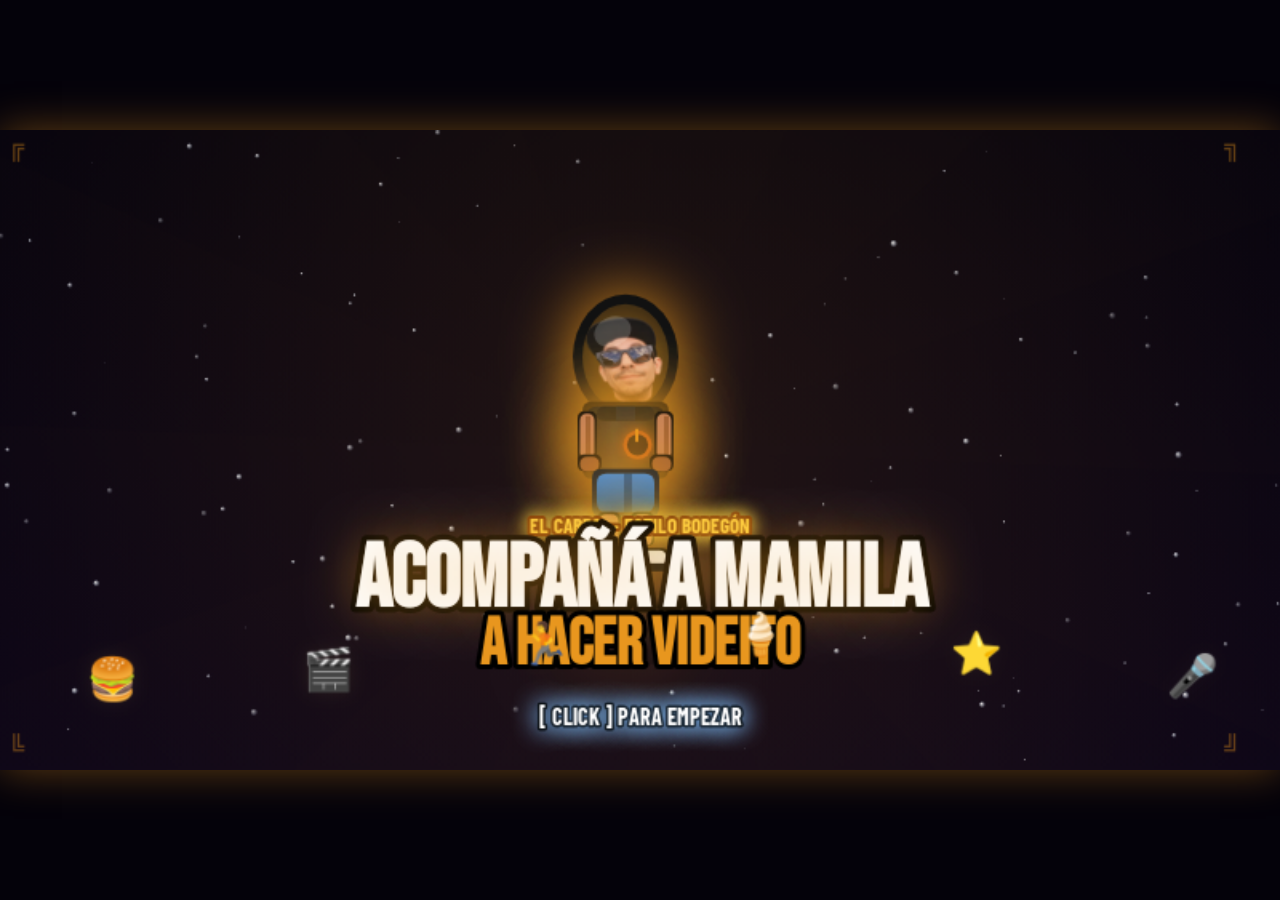
<file: proyectos/elcarro/mamila-mobile.html>
<!DOCTYPE html>
<html lang="es">
<head>
<meta charset="UTF-8">
<meta name="viewport" content="width=device-width, initial-scale=1.0, maximum-scale=1.0, user-scalable=no">
<meta name="mobile-web-app-capable" content="yes">
<meta name="apple-mobile-web-app-capable" content="yes">
<meta name="apple-mobile-web-app-status-bar-style" content="black-translucent">
<meta name="theme-color" content="#04020a">
<title>Mamila Run 🍔</title>
<style>
  @import url('https://fonts.googleapis.com/css2?family=Bebas+Neue&family=Barlow+Condensed:wght@400;600;700&display=swap');
  *{margin:0;padding:0;box-sizing:border-box;}
  html,body{width:100%;height:100%;overflow:hidden;background:#04020a;}
  body{display:flex;align-items:center;justify-content:center;touch-action:none;}
  #wrap{display:flex;align-items:center;justify-content:center;width:100%;height:100%;}
  canvas{display:block;cursor:pointer;touch-action:none;-webkit-tap-highlight-color:transparent;
         box-shadow:0 0 40px rgba(232,150,30,.4);}
</style>
</head>
<body>
<div id="wrap"><canvas id="c" width="800" height="400"></canvas></div>
<script>
// ══════════════════════════════════════════════════
//  MAMILA RUN — SEGA EDITION
// ══════════════════════════════════════════════════
const cv=document.getElementById('c'),cx=cv.getContext('2d');
cx.imageSmoothingEnabled=true;cx.imageSmoothingQuality='high';
const W=cv.width,H=cv.height;

// ── FACE ──
const face=new Image();
face.src='[data-uri]';

// ── AUDIO ──
const AC=new(window.AudioContext||window.webkitAudioContext)();
function tone(f,d,t='square',v=.12){
  try{const o=AC.createOscillator(),g=AC.createGain();o.connect(g);g.connect(AC.destination);
  o.type=t;o.frequency.value=f;g.gain.setValueAtTime(v,AC.currentTime);
  g.gain.exponentialRampToValueAtTime(.001,AC.currentTime+d);o.start();o.stop(AC.currentTime+d);}catch(e){}
}
const snd={
  jump:()=>{tone(380,.08);setTimeout(()=>tone(520,.1),70);},
  hit:()=>tone(180,.35,'sawtooth',.2),
  coin:()=>{tone(800,.04);setTimeout(()=>tone(1050,.04),50);setTimeout(()=>tone(1300,.08),100);},
  pick:()=>tone(600,.06),
  wrong:()=>tone(180,.3,'sawtooth',.2),
  success:()=>{[523,659,784].forEach((f,i)=>setTimeout(()=>tone(f,.1,'square',.18),i*60));},
  perfect:()=>{[523,659,784,1047,1318].forEach((f,i)=>setTimeout(()=>tone(f,.12,'square',.18),i*60));},
  over:()=>{[420,330,260,190].forEach((f,i)=>setTimeout(()=>tone(f,.3,'sawtooth',.15),i*160));},
  appear:()=>{tone(660,.06);setTimeout(()=>tone(880,.08),60);},
  tap:()=>tone(1100,.04,'square',.1),
  stagewin:()=>{[523,659,784,880,1047].forEach((f,i)=>setTimeout(()=>tone(f,.15,'square',.2),i*100));},
};

// ══════════════════════════════════════════════════
//  VISUAL HELPERS — SEGA STYLE
// ══════════════════════════════════════════════════
function R(x,y,w,h,c){cx.fillStyle=c;cx.fillRect(Math.round(x),Math.round(y),Math.round(w),Math.round(h));}

function fillC(x,y,r,c){cx.beginPath();cx.arc(x,y,r,0,Math.PI*2);cx.fillStyle=c;cx.fill();}
function strokeC(x,y,r,c,lw=2){cx.beginPath();cx.arc(x,y,r,0,Math.PI*2);cx.strokeStyle=c;cx.lineWidth=lw;cx.stroke();}

function rRect(x,y,w,h,rad,c){
  rad=Math.min(rad,w/2,h/2);
  cx.beginPath();cx.moveTo(x+rad,y);cx.lineTo(x+w-rad,y);
  cx.quadraticCurveTo(x+w,y,x+w,y+rad);cx.lineTo(x+w,y+h-rad);
  cx.quadraticCurveTo(x+w,y+h,x+w-rad,y+h);cx.lineTo(x+rad,y+h);
  cx.quadraticCurveTo(x,y+h,x,y+h-rad);cx.lineTo(x,y+rad);
  cx.quadraticCurveTo(x,y,x+rad,y);cx.closePath();cx.fillStyle=c;cx.fill();
}

function rRectS(x,y,w,h,rad,c,lw=2){
  rad=Math.min(rad,w/2,h/2);
  cx.beginPath();cx.moveTo(x+rad,y);cx.lineTo(x+w-rad,y);
  cx.quadraticCurveTo(x+w,y,x+w,y+rad);cx.lineTo(x+w,y+h-rad);
  cx.quadraticCurveTo(x+w,y+h,x+w-rad,y+h);cx.lineTo(x+rad,y+h);
  cx.quadraticCurveTo(x,y+h,x,y+h-rad);cx.lineTo(x,y+rad);
  cx.quadraticCurveTo(x,y,x+rad,y);cx.closePath();cx.strokeStyle=c;cx.lineWidth=lw;cx.stroke();
}

function gradRect(x,y,w,h,c1,c2,vert=true){
  const g=vert?cx.createLinearGradient(x,y,x,y+h):cx.createLinearGradient(x,y,x+w,y);
  g.addColorStop(0,c1);g.addColorStop(1,c2);cx.fillStyle=g;cx.fillRect(x,y,w,h);
}

function gradC(x,y,r,c1,c2){
  const g=cx.createRadialGradient(x-r*.3,y-r*.3,0,x,y,r);
  g.addColorStop(0,c1);g.addColorStop(1,c2);
  cx.beginPath();cx.arc(x,y,r,0,Math.PI*2);cx.fillStyle=g;cx.fill();
}

function txtOut(t,x,y,fc,oc,lw=5){
  cx.save();cx.strokeStyle=oc;cx.lineWidth=lw;cx.lineJoin='round';
  cx.strokeText(t,x,y);cx.fillStyle=fc;cx.fillText(t,x,y);cx.restore();
}

function withGlow(f,c,b=20){cx.save();cx.shadowColor=c;cx.shadowBlur=b;f();cx.restore();}

function drawCloud(x,y,w){
  cx.save();
  // shadow
  cx.globalAlpha=.12;cx.fillStyle='#6090c0';
  [[.15,.08,.18],[.38,-.12,.22],[.58,-.07,.2],[.77,.08,.17],[.5,.08,.25]].forEach(([px,py,pr])=>{
    cx.beginPath();cx.arc(x+px*w,y+py*w+10,pr*w,0,Math.PI*2);cx.fill();
  });
  cx.globalAlpha=1;
  // white cloud
  cx.fillStyle='#fff';
  [[.15,0,.18],[.38,-.12,.22],[.58,-.07,.2],[.77,0,.17],[.5,0,.25]].forEach(([px,py,pr])=>{
    cx.beginPath();cx.arc(x+px*w,y+py*w,pr*w,0,Math.PI*2);cx.fill();
  });
  // highlight
  cx.globalAlpha=.5;cx.fillStyle='rgba(255,255,255,.9)';
  cx.beginPath();cx.arc(x+.35*w,y-.1*w,0.1*w,0,Math.PI*2);cx.fill();
  cx.restore();
}

function drawStar5(x,y,r,c){
  cx.beginPath();
  for(let i=0;i<10;i++){
    const a=i*Math.PI/5-Math.PI/2,ri=i%2===0?r:r*.42;
    i===0?cx.moveTo(x+Math.cos(a)*ri,y+Math.sin(a)*ri):cx.lineTo(x+Math.cos(a)*ri,y+Math.sin(a)*ri);
  }
  cx.closePath();cx.fillStyle=c;cx.fill();
}

// ══════════════════════════════════════════════════
//  GLOBAL STATE & PARALLAX
// ══════════════════════════════════════════════════
let SCREEN='title';
let totalScore=0,bestScore=+localStorage.getItem('mamilaBest')||0;
let globalLives=3;
let frameCount=0,idleAnim=0;
let lastTime=0;
let transTimer=0,transMsg='';
let finaleTimer=0;

// Parallax accumulators (updated each draw frame)
let _pFar=0,_pMid=0;
// Confetti
let _confetti=[];
// Stars for title
let _stars=[];
for(let i=0;i<120;i++)_stars.push({x:Math.random()*W,y:Math.random()*H,r:.5+Math.random()*2,blink:Math.random()*Math.PI*2});

function setScreen(s){
  SCREEN=s;
  if(s==='s1'){initStage1();_pFar=0;_pMid=0;}
  if(s==='s2')initStage2();
  if(s==='s3')initStage3();
  if(s==='trans1'){transTimer=180;transMsg='¡Llegaste al local!\nAhora a cocinar...';}
  if(s==='trans2'){transTimer=180;transMsg='¡La burger está lista!\nHora del videito...';}
  if(s==='finale'){
    finaleTimer=0;snd.stagewin();
    _confetti=[];
    const cols=['#e8961e','#ffd040','#ff4080','#40e8ff','#c040e8','#60ff60','#ff6040','#40a0ff'];
    for(let i=0;i<100;i++){
      _confetti.push({
        x:Math.random()*W,y:-30-Math.random()*300,
        vx:(Math.random()-.5)*4,vy:2.5+Math.random()*4,
        r:4+Math.random()*6,rot:Math.random()*Math.PI*2,
        vrot:(Math.random()-.5)*.18,
        c:cols[Math.floor(Math.random()*cols.length)],
        shape:Math.random()<.55?'rect':'circle',w:8+Math.random()*8
      });
    }
  }
  updateHUD();
}

// HUD drawn on canvas — no DOM elements needed
function updateHUD(){}
function drawHUD(){
  if(SCREEN==='title'||SCREEN==='map'||SCREEN==='trans1'||SCREEN==='trans2'||SCREEN==='finale')return;
  // Score
  cx.save();cx.textAlign='left';
  cx.shadowColor='#ffd040';cx.shadowBlur=8;
  cx.font='bold 13px "Barlow Condensed",sans-serif';cx.fillStyle='#ffd040';cx.fillText('PUNTOS',8,14);
  cx.font='bold 24px "Bebas Neue",sans-serif';
  cx.shadowBlur=14;
  cx.strokeStyle='#000';cx.lineWidth=4;cx.lineJoin='round';cx.strokeText(totalScore,8,36);
  cx.fillStyle='#fff';cx.fillText(totalScore,8,36);
  // Lives
  cx.textAlign='right';
  cx.font='bold 13px "Barlow Condensed",sans-serif';cx.fillStyle='#ffd040';cx.fillText('VIDAS',W-8,14);
  cx.font='bold 20px "Bebas Neue",sans-serif';
  const livesStr=['♥','♥','♥'].map((_,i)=>i<globalLives?'♥':'♡').join('');
  cx.strokeStyle='#000';cx.lineWidth=3;cx.strokeText(livesStr,W-8,36);
  cx.fillStyle='#ff6080';cx.fillText(livesStr,W-8,36);
  cx.restore();
}

// ══════════════════════════════════════════════════
//  MAMILA CHARACTER — SEGA STYLE
// ══════════════════════════════════════════════════
function drawMamila(ox,oy,s,pose,inv=0){
  if(inv>0&&Math.floor(inv/4)%2===0)return;

  const fW=18*s,fH=22*s,bOff=(18-16)/2*s,bx=ox+bOff,bs=20*s;
  const bob=(pose==='idle')?Math.sin(idleAnim)*3:0;

  cx.save();
  let tx=0,ty=bob;
  if(pose==='dodge')tx=-16;
  if(pose==='dance'){tx=Math.sin(idleAnim*.3)*6;ty=Math.abs(Math.sin(idleAnim*.3))*4;}
  if(pose==='fail'){tx=10;ty=8;}
  cx.translate(tx,ty);

  // GROUND SHADOW
  if(pose!=='jump'){
    cx.save();cx.globalAlpha=.18;
    cx.beginPath();cx.ellipse(ox+fW/2,oy+bs+50*s,15*s,4*s,0,0,Math.PI*2);
    cx.fillStyle='#000';cx.fill();cx.restore();
  }

  // FACE — circle clip with dark outline ring
  cx.save();
  // outer glow ring when invincible
  if(inv>0){
    const hue=Math.floor((inv*20))%360;
    cx.shadowColor=`hsl(${hue},100%,60%)`;cx.shadowBlur=20;
  }
  // outline ring
  cx.beginPath();cx.ellipse(ox+fW/2,oy+fH*.44,(fW/2)+2*s,(fH/2)+2*s,0,0,Math.PI*2);
  cx.fillStyle='#111';cx.fill();
  // face clip
  cx.beginPath();cx.ellipse(ox+fW/2,oy+fH*.44,fW/2,fH/2,0,0,Math.PI*2);cx.clip();
  cx.drawImage(face,ox,oy,fW,fH);
  // face shine
  cx.globalAlpha=.18;cx.fillStyle='#fff';
  cx.beginPath();cx.ellipse(ox+fW*.35,oy+fH*.2,fW*.22,fH*.14,-0.4,0,Math.PI*2);cx.fill();
  cx.restore();

  const skin='#c8845a',skinD='#a06035',skinHL='#e09870';

  // BODY — jacket with gradient
  cx.save();
  const bG=cx.createLinearGradient(bx,oy+bs,bx+16*s,oy+bs);
  bG.addColorStop(0,'#181818');bG.addColorStop(.35,'#2e2e2e');bG.addColorStop(.7,'#222');bG.addColorStop(1,'#101010');
  rRect(bx-s,oy+bs-s,18*s,16*s,2*s,'#080808'); // outline
  rRect(bx,oy+bs,16*s,14*s,2*s,bG);             // body
  // shoulder highlight
  R(bx+2*s,oy+bs+s,5*s,s,'rgba(255,255,255,.18)');
  cx.restore();

  // COLLAR
  rRect(bx+2*s,oy+bs,12*s,3*s,2*s,'#1a1a1a');
  R(bx+6*s,oy+bs,4*s,3*s,'#282828'); // collar notch

  // BADGE — El Carro logo
  cx.save();
  cx.shadowColor='#c85a1a';cx.shadowBlur=8;
  const lx=bx+10.5*s,ly=oy+bs+8*s;
  fillC(lx,ly,3*s,'#c85a1a');
  cx.shadowBlur=0;
  fillC(lx,ly,2.2*s,'#0f0d0b');
  cx.restore();
  withGlow(()=>R(lx-.4*s,ly-3.2*s,.8*s,2.8*s,'#e8961e'),'#e8961e',8);

  // ARMS — outline then skin
  // Left arm
  rRect(bx-2*s,oy+bs+s,4*s,11*s,1.5*s,'#080808');
  rRect(bx-1.5*s,oy+bs+1.5*s,3*s,9.5*s,1.5*s,skin);
  R(bx-.5*s,oy+bs+2*s,s,8*s,skinD); // shadow side
  rRect(bx-2*s,oy+bs+10*s,5*s,3.5*s,1.5*s,'#080808');
  rRect(bx-1.5*s,oy+bs+10.5*s,4*s,3*s,1.5*s,skinD);
  // Right arm
  rRect(bx+14*s,oy+bs+s,4*s,11*s,1.5*s,'#080808');
  rRect(bx+14.5*s,oy+bs+1.5*s,3*s,9.5*s,1.5*s,skin);
  R(bx+16*s,oy+bs+2*s,s,8*s,skinD);
  rRect(bx+13*s,oy+bs+10*s,5*s,3.5*s,1.5*s,'#080808');
  rRect(bx+13.5*s,oy+bs+10.5*s,4*s,3*s,1.5*s,skinD);

  if(pose==='wave'){cx.font=`${s*4.5}px serif`;cx.fillText('👋',bx+16*s,oy+bs-4*s);}
  if(pose==='fail'){cx.font=`${s*3.5}px serif`;cx.fillText('😵',ox+fW*.1,oy-s*2);}

  // SHORTS — gradient blue
  const shG=cx.createLinearGradient(bx,oy+bs+14*s,bx,oy+bs+22*s);
  shG.addColorStop(0,'#5090d0');shG.addColorStop(1,'#2060a0');
  rRect(bx+s,oy+bs+13*s,14*s,10*s,2*s,'#0a1a30'); // outline
  rRect(bx+2*s,oy+bs+14*s,12*s,8*s,2*s,shG);
  R(bx+7.5*s,oy+bs+14*s,1.5*s,8*s,'rgba(0,0,0,.3)'); // center seam

  // LEGS & SHOES
  const ly2=oy+bs+22*s;
  if(pose==='run1'){
    // back leg (right)
    rRect(bx+9*s,ly2,5*s,6*s,1.5*s,'#060606');rRect(bx+9.5*s,ly2+.5*s,4*s,5.5*s,1.5*s,skin);
    rRect(bx+9*s,ly2+5.5*s,7*s,4*s,1.5*s,'#060606');rRect(bx+9.5*s,ly2+6*s,6*s,3*s,1.5*s,'#eeeee8');
    R(bx+9*s,ly2+8.5*s,7*s,1.5*s,'#111');
    // front leg (left)
    rRect(bx+2*s,ly2,5*s,8*s,1.5*s,'#060606');rRect(bx+2.5*s,ly2+.5*s,4*s,7.5*s,1.5*s,skin);
    rRect(bx+.5*s,ly2+7.5*s,8*s,4*s,1.5*s,'#060606');rRect(bx+s,ly2+8*s,7*s,3*s,1.5*s,'#eeeee8');
    R(bx+.5*s,ly2+10.5*s,8*s,1.5*s,'#111');
  }else if(pose==='run2'){
    rRect(bx+3*s,ly2,5*s,6*s,1.5*s,'#060606');rRect(bx+3.5*s,ly2+.5*s,4*s,5.5*s,1.5*s,skin);
    rRect(bx+.5*s,ly2+5.5*s,8*s,4*s,1.5*s,'#060606');rRect(bx+s,ly2+6*s,7*s,3*s,1.5*s,'#eeeee8');
    R(bx+.5*s,ly2+8.5*s,8*s,1.5*s,'#111');
    rRect(bx+9*s,ly2,5*s,8*s,1.5*s,'#060606');rRect(bx+9.5*s,ly2+.5*s,4*s,7.5*s,1.5*s,skin);
    rRect(bx+9*s,ly2+7.5*s,7*s,4*s,1.5*s,'#060606');rRect(bx+9.5*s,ly2+8*s,6*s,3*s,1.5*s,'#eeeee8');
    R(bx+9*s,ly2+10.5*s,7*s,1.5*s,'#111');
  }else if(pose==='jump'){
    rRect(bx+s,ly2,5*s,5*s,1.5*s,'#060606');rRect(bx+1.5*s,ly2+.5*s,4*s,4.5*s,1.5*s,skin);
    rRect(bx+s,ly2+3*s,5*s,5*s,1.5*s,'#060606');rRect(bx+1.5*s,ly2+3.5*s,4*s,4.5*s,1.5*s,skin);
    rRect(bx-.5*s,ly2+6.5*s,8*s,4*s,1.5*s,'#060606');rRect(bx,ly2+7*s,7*s,3*s,1.5*s,'#eeeee8');
    rRect(bx+10*s,ly2,5*s,5*s,1.5*s,'#060606');rRect(bx+10.5*s,ly2+.5*s,4*s,4.5*s,1.5*s,skin);
    rRect(bx+10*s,ly2+3*s,5*s,5*s,1.5*s,'#060606');rRect(bx+10.5*s,ly2+3.5*s,4*s,4.5*s,1.5*s,skin);
    rRect(bx+10*s,ly2+6.5*s,8*s,4*s,1.5*s,'#060606');rRect(bx+10.5*s,ly2+7*s,7*s,3*s,1.5*s,'#eeeee8');
  }else if(pose==='dance'){
    const k=Math.sin(idleAnim*.3)*s*3;
    rRect(bx+2*s,ly2+k,5*s,7*s,1.5*s,'#060606');rRect(bx+2.5*s,ly2+.5*s+k,4*s,6.5*s,1.5*s,skin);
    rRect(bx+s,ly2+7*s+k,8*s,4*s,1.5*s,'#060606');rRect(bx+1.5*s,ly2+7.5*s+k,7*s,3*s,1.5*s,'#eeeee8');
    rRect(bx+9*s,ly2-k,5*s,7*s,1.5*s,'#060606');rRect(bx+9.5*s,ly2+.5*s-k,4*s,6.5*s,1.5*s,skin);
    rRect(bx+8*s,ly2+7*s-k,8*s,4*s,1.5*s,'#060606');rRect(bx+8.5*s,ly2+7.5*s-k,7*s,3*s,1.5*s,'#eeeee8');
  }else{
    rRect(bx+2*s,ly2,5*s,7*s,1.5*s,'#060606');rRect(bx+2.5*s,ly2+.5*s,4*s,6.5*s,1.5*s,skin);
    rRect(bx+s,ly2+7.5*s,8*s,4*s,1.5*s,'#060606');rRect(bx+1.5*s,ly2+8*s,7*s,3*s,1.5*s,'#eeeee8');
    R(bx+s,ly2+10.5*s,8*s,1.5*s,'#111');
    rRect(bx+9*s,ly2,5*s,7*s,1.5*s,'#060606');rRect(bx+9.5*s,ly2+.5*s,4*s,6.5*s,1.5*s,skin);
    rRect(bx+9*s,ly2+7.5*s,8*s,4*s,1.5*s,'#060606');rRect(bx+9.5*s,ly2+8*s,7*s,3*s,1.5*s,'#eeeee8');
    R(bx+9*s,ly2+10.5*s,8*s,1.5*s,'#111');
  }

  cx.restore();
}

// ══════════════════════════════════════════════════
//  SCREEN: TITLE — SEGA STYLE
// ══════════════════════════════════════════════════
function drawTitle(){
  // Deep space bg
  gradRect(0,0,W,H,'#04020e','#0a0418');
  // Stars
  _stars.forEach(s=>{
    const a=.4+.6*Math.abs(Math.sin(s.blink+idleAnim*.5));
    cx.globalAlpha=a;
    gradC(s.x,s.y,s.r,'#ffffff','rgba(200,220,255,0)');
  });
  cx.globalAlpha=1;

  // Radial burst from center
  for(let i=0;i<16;i++){
    const a=i/16*Math.PI*2+idleAnim*.02;
    const g=cx.createLinearGradient(W/2,H/2,W/2+Math.cos(a)*700,H/2+Math.sin(a)*700);
    g.addColorStop(0,'rgba(232,150,30,.12)');g.addColorStop(.5,'rgba(232,150,30,.04)');g.addColorStop(1,'transparent');
    cx.fillStyle=g;cx.beginPath();cx.moveTo(W/2,H/2);
    cx.arc(W/2,H/2,700,a,a+Math.PI/8);cx.closePath();cx.fill();
  }

  // Mamila center with glow aura
  cx.save();cx.shadowColor='#e8961e';cx.shadowBlur=40;
  drawMamila(W/2-36,H/2-90,3,'idle');cx.restore();

  // El Carro subtitle
  cx.textAlign='center';
  cx.font='bold 13px "Barlow Condensed",sans-serif';
  withGlow(()=>txtOut('EL CARRO — ESTILO BODEGÓN',W/2,H/2+52,'#ffd040','#7a3000',4),'#ffd040',12);

  // Main title
  cx.font='bold 56px "Bebas Neue",sans-serif';
  txtOut('ACOMPAÑÁ A MAMILA',W/2,H/2+98,'#ffffff','#000',7);
  // Title glow
  cx.save();cx.globalAlpha=.6;cx.shadowColor='#e8961e';cx.shadowBlur=30;
  cx.fillStyle='#ffffff';cx.fillText('ACOMPAÑÁ A MAMILA',W/2,H/2+98);cx.restore();

  cx.font='bold 40px "Bebas Neue",sans-serif';
  txtOut('A HACER VIDEITO',W/2,H/2+134,'#e8961e','#000',6);

  // Blinking press start
  if(Math.floor(Date.now()/500)%2){
    cx.font='bold 14px "Barlow Condensed",sans-serif';
    withGlow(()=>txtOut('[ CLICK ] PARA EMPEZAR',W/2,H-28,'#fff','#000',3),'#80c0ff',15);
  }

  // Floating emojis with glow
  ['🍔','🎬','🏃','🍦','⭐','🎤'].forEach((e,i)=>{
    const ex=70+i*135,ey=H-62+Math.sin(idleAnim*.7+i*1.2)*14;
    cx.font='26px serif';
    cx.save();cx.shadowColor='rgba(255,220,100,.6)';cx.shadowBlur=12;cx.fillText(e,ex,ey);cx.restore();
  });

  // Corner decorations
  ['╔','╗','╚','╝'].forEach((c,i)=>{
    const tx=[10,W-30,10,W-30][i],ty=[16,16,H-8,H-8][i];
    cx.font='16px monospace';cx.fillStyle='rgba(232,150,30,.4)';cx.fillText(c,tx,ty);
  });

  cx.textAlign='left';
}

// ══════════════════════════════════════════════════
//  SCREEN: MAP — SEGA STYLE
// ══════════════════════════════════════════════════
let mapHover=-1;
const MAP_NODES=[
  {x:130,y:200,label:'EL MERCADO',sub:'Corré y juntá\ningredientes',icon:'🛒',stage:'s1',color:'#20e8c0'},
  {x:400,y:200,label:'LA COCINA', sub:'Armá la burger\nen orden',icon:'🍔',stage:'s2',color:'#ffd040'},
  {x:670,y:200,label:'EL VIDEITO',sub:'Grabá el reel\nperfecto',icon:'🎬',stage:'s3',color:'#e040ff'},
];

function drawMap(){
  // Dark bg with gradient
  gradRect(0,0,W,H,'#06040e','#0e080a');
  // Grid lines
  cx.strokeStyle='rgba(232,150,30,.04)';cx.lineWidth=1;
  for(let x=0;x<W;x+=40)for(let y=0;y<H;y+=40){cx.strokeRect(x,y,40,40);}

  cx.textAlign='center';
  cx.font='bold 12px "Barlow Condensed",sans-serif';
  withGlow(()=>txtOut('UN DÍA CON MAMILA',W/2,46,'#ffd040','#000',3),'#ffd040',10);
  cx.font='bold 42px "Bebas Neue",sans-serif';
  txtOut('¿POR DÓNDE EMPEZAMOS?',W/2,88,'#fff','#000',6);

  // Connecting road
  cx.save();cx.setLineDash([10,10]);
  cx.strokeStyle='rgba(232,150,30,.25)';cx.lineWidth=4;
  cx.beginPath();MAP_NODES.forEach((n,i)=>i===0?cx.moveTo(n.x,n.y):cx.lineTo(n.x,n.y));
  cx.stroke();cx.setLineDash([]);cx.restore();

  MAP_NODES.forEach((n,i)=>{
    const hover=mapHover===i;
    const r=hover?65:56;
    const pulse=1+Math.sin(idleAnim+i*1.2)*.06;

    // Outer glow ring
    cx.save();cx.shadowColor=n.color;cx.shadowBlur=hover?35:18;
    cx.beginPath();cx.arc(n.x,n.y,r*pulse,0,Math.PI*2);
    cx.strokeStyle=n.color;cx.lineWidth=hover?3:2;cx.stroke();
    cx.restore();

    // Inner circle fill
    gradC(n.x,n.y,r*.9,`${n.color}22`,`${n.color}08`);

    // Second inner ring
    strokeC(n.x,n.y,r*.7,`${n.color}55`,1);

    // Icon
    cx.font=`${hover?42:34}px serif`;
    cx.save();cx.shadowColor=n.color;cx.shadowBlur=hover?20:10;
    cx.fillText(n.icon,n.x,n.y+14);cx.restore();

    // Number badge
    cx.save();cx.shadowColor=n.color;cx.shadowBlur=12;
    fillC(n.x-r+12,n.y-r+12,12,n.color);cx.restore();
    cx.fillStyle='#000';cx.font='bold 11px "Bebas Neue",sans-serif';
    cx.fillText(`0${i+1}`,n.x-r+12,n.y-r+17);

    // Label
    cx.font=`bold ${hover?18:15}px "Bebas Neue",sans-serif`;
    txtOut(n.label,n.x,n.y+r+22,'#fff','#000',4);

    // Sub-label
    n.sub.split('\n').forEach((l,li)=>{
      cx.font='11px "Barlow Condensed",sans-serif';
      cx.fillStyle=`${n.color}cc`;cx.fillText(l,n.x,n.y+r+36+li*13);
    });
  });

  if(totalScore>0){
    cx.font='12px "Barlow Condensed",sans-serif';
    withGlow(()=>{cx.fillStyle='rgba(255,208,64,.7)';cx.fillText(`PUNTOS ACUMULADOS: ${totalScore}`,W/2,H-16);},'#ffd040',8);
  }
  cx.textAlign='left';
}

// ══════════════════════════════════════════════════
//  STAGE 1 — EL MERCADO (runner)
// ══════════════════════════════════════════════════
let s1={};
function initStage1(){
  s1={
    vy:0,y:0,onGround:true,
    spd:5,frame:0,runF:0,runT:0,inv:0,
    obs:[],cols:[],
    nextObs:80,nextCol:100,
    gndX:0,bldX:0,
    clouds:[{x:60,y:35,w:100},{x:260,y:55,w:130},{x:500,y:30,w:110},{x:680,y:50,w:120},{x:380,y:22,w:90}],
    particles:[],floats:[],
    alive:true,done:false,doneTimer:0,
    timeLeft:45,timeMax:45,
    score:0,
  };
  s1.y=GY1-CHAR_H1;
}
const GY1=H-62,CHAR_H1=150,CHAR_W1=60;

function updateStage1(dt){
  if(s1.done){s1.doneTimer--;if(s1.doneTimer<=0)setScreen('trans1');return;}
  if(!s1.alive){s1.doneTimer--;if(s1.doneTimer<=0){if(globalLives>0)initStage1();else setScreen('finale');}return;}

  s1.frame++;s1.spd=Math.min(5+s1.frame/200,11);
  s1.vy+=1.15;s1.y+=s1.vy;
  if(s1.y>=GY1-CHAR_H1){s1.y=GY1-CHAR_H1;s1.vy=0;s1.onGround=true;}
  s1.gndX=(s1.gndX-s1.spd)%32;s1.bldX=(s1.bldX-s1.spd*.3);
  if(s1.bldX<-W)s1.bldX=0;
  s1.clouds.forEach(c=>{c.x-=.5;if(c.x<-c.w-40){c.x=W+30;c.y=18+Math.random()*60;}});
  s1.runT++;if(s1.runT>=6){s1.runT=0;s1.runF=(s1.runF+1)%2;}
  if(s1.inv>0)s1.inv--;
  s1.timeLeft-=dt/1000;
  if(s1.timeLeft<=0){s1.done=true;s1.doneTimer=90;snd.stagewin();}

  if(--s1.nextObs<=0){
    const types=[{w:44,h:46,draw:drawBox1},{w:28,h:36,draw:drawBag1},{w:56,h:44,draw:drawDog1}];
    const t=types[Math.floor(Math.random()*types.length)];
    s1.obs.push({x:W+20,y:GY1-t.h,...t});
    s1.nextObs=55+Math.floor(Math.random()*70);
  }
  if(--s1.nextCol<=0){
    const types=[{w:28,h:30,pts:10,draw:drawBurgerItem,yoff:55},{w:24,h:30,pts:5,draw:drawHeladoItem,yoff:70},{w:26,h:26,pts:30,draw:drawStar1,yoff:80}];
    const t=types[Math.floor(Math.random()*types.length)];
    s1.cols.push({x:W+20,y:GY1-t.yoff,...t,phase:Math.random()*Math.PI*2});
    s1.nextCol=60+Math.floor(Math.random()*90);
  }

  s1.obs=s1.obs.filter(o=>{
    o.x-=s1.spd;
    if(s1.inv<=0&&hits(80+8,s1.y+20,CHAR_W1-16,CHAR_H1-25,o.x,o.y,o.w,o.h)){
      snd.hit();globalLives--;s1.inv=100;
      spawnParts1(80+30,s1.y+60,'#ff4040');updateHUD();
      if(globalLives<=0){s1.alive=false;s1.doneTimer=80;snd.over();}
    }
    return o.x>-80;
  });
  s1.cols=s1.cols.filter(c=>{
    c.x-=s1.spd;c.y=GY1-c.yoff+Math.sin(s1.frame*.07+c.phase)*6;
    if(hits(80+8,s1.y+20,CHAR_W1-16,CHAR_H1-25,c.x,c.y,c.w,c.h,4)){
      s1.score+=c.pts;totalScore+=c.pts;snd.coin();
      spawnParts1(c.x+c.w/2,c.y+c.h/2,'#ffd040',10);
      s1.floats.push({x:c.x+c.w/2,y:c.y-10,txt:`+${c.pts}`,life:40});
      updateHUD();return false;
    }
    return c.x>-60;
  });
  s1.particles=s1.particles.filter(p=>{
    p.x+=p.vx||0;p.y+=p.vy||0;
    if(p.vy!==undefined)p.vy+=.25;
    p.life--;return p.life>0;
  });
  s1.floats=s1.floats.filter(f=>{f.y-=.9;f.life--;return f.life>0;});
}

function spawnParts1(x,y,c,n=8){
  // Expanding ring
  s1.particles.push({x,y,life:22,maxLife:22,c,type:'ring',startR:6,endR:38});
  // Sparks
  for(let i=0;i<n;i++){
    const a=Math.PI*2/n*i+Math.random()*.5;
    s1.particles.push({x,y,vx:Math.cos(a)*(2+Math.random()*3.5),vy:Math.sin(a)*3.5-2,
      life:30,maxLife:30,r:2.5+Math.random()*2,c,type:'spark'});
  }
}

// ── OBSTACLE SPRITES — SEGA STYLE ──
function drawBox1(x,y){
  // Shadow
  cx.save();cx.globalAlpha=.2;cx.beginPath();cx.ellipse(x+22,y+46,20,5,0,0,Math.PI*2);cx.fillStyle='#000';cx.fill();cx.restore();
  // Box body gradient
  const bG=cx.createLinearGradient(x,y+8,x+44,y+8);
  bG.addColorStop(0,'#a06428');bG.addColorStop(.3,'#c87830');bG.addColorStop(.7,'#b06828');bG.addColorStop(1,'#7a4818');
  rRect(x,y+8,44,38,3,'#3a1a00'); // shadow
  rRect(x+1,y+9,42,36,3,bG);
  // Top face (perspective hint)
  cx.fillStyle='#d88030';cx.beginPath();
  cx.moveTo(x+3,y+9);cx.lineTo(x+41,y+9);cx.lineTo(x+38,y+3);cx.lineTo(x+6,y+3);cx.closePath();cx.fill();
  // Horizontal wood slats
  [16,24,32].forEach(sy=>{R(x+2,y+sy,40,2,'rgba(0,0,0,.25)');});
  // Vertical slats
  [14,30].forEach(sx=>{R(x+sx,y+10,2,34,'rgba(0,0,0,.3)');});
  // Corner bolts
  [[3,11],[37,11],[3,41],[37,41]].forEach(([bx2,by2])=>{
    fillC(x+bx2,y+by2,3,'#5a3000');fillC(x+bx2,y+by2,2,'#8a5010');
  });
  // EL CARRO stamp
  cx.save();cx.globalAlpha=.7;cx.fillStyle='#c85a10';
  cx.font='bold 7px "Bebas Neue",sans-serif';cx.textAlign='center';
  cx.fillText('EL CARRO',x+22,y+22);cx.restore();
}

function drawBag1(x,y){
  cx.save();cx.globalAlpha=.2;cx.beginPath();cx.ellipse(x+14,y+36,13,4,0,0,Math.PI*2);cx.fillStyle='#000';cx.fill();cx.restore();
  // Handles
  cx.strokeStyle='#5a3010';cx.lineWidth=3;cx.lineCap='round';
  cx.beginPath();cx.moveTo(x+6,y+6);cx.quadraticCurveTo(x+4,y-4,x+11,y-4);cx.quadraticCurveTo(x+18,y-4,x+16,y+6);cx.stroke();
  // Bag body
  const bG=cx.createLinearGradient(x,y,x+28,y);
  bG.addColorStop(0,'#b05520');bG.addColorStop(.4,'#d06828');bG.addColorStop(.8,'#b85a1e');bG.addColorStop(1,'#8a3c10');
  rRect(x+1,y+5,26,31,4,'#3a1a00');
  rRect(x+2,y+6,24,29,4,bG);
  // Crumple lines
  cx.strokeStyle='rgba(0,0,0,.2)';cx.lineWidth=1;
  cx.beginPath();cx.moveTo(x+8,y+10);cx.lineTo(x+6,y+30);cx.stroke();
  cx.beginPath();cx.moveTo(x+18,y+8);cx.lineTo(x+20,y+32);cx.stroke();
  // Top fold
  rRect(x+2,y+6,24,7,4,'#d87030');
  R(x+2,y+10,24,2,'rgba(0,0,0,.15)');
  // Veggies sticking out
  cx.font='14px serif';cx.fillText('🥬',x+4,y+6);
}

function drawDog1(x,y){
  cx.save();cx.globalAlpha=.2;cx.beginPath();cx.ellipse(x+28,y+44,26,6,0,0,Math.PI*2);cx.fillStyle='#000';cx.fill();cx.restore();
  const dc='#c09060',dd='#9a7040',dl='#d0a878';
  // Body (running)
  const run=Math.sin(frameCount*.3)*6;
  // Tail
  cx.save();cx.strokeStyle=dc;cx.lineWidth=6;cx.lineCap='round';
  cx.beginPath();cx.moveTo(x+52,y+18);cx.quadraticCurveTo(x+64,y+8+run,x+60,y+run);cx.stroke();cx.restore();
  // Body ellipse
  cx.beginPath();cx.ellipse(x+28,y+24,24,12,0,0,Math.PI*2);cx.fillStyle=dd;cx.fill();
  cx.beginPath();cx.ellipse(x+28,y+22,22,10,0,0,Math.PI*2);cx.fillStyle=dc;cx.fill();
  // Spot
  fillC(x+20,y+22,5,dd);
  // Head
  cx.beginPath();cx.ellipse(x+8,y+20,14,12,-.2,0,Math.PI*2);cx.fillStyle=dc;cx.fill();
  // Ears
  cx.fillStyle=dd;cx.beginPath();cx.ellipse(x+5,y+10,5,8,-.4,0,Math.PI*2);cx.fill();
  cx.beginPath();cx.ellipse(x+14,y+9,4,7,-.2,0,Math.PI*2);cx.fill();
  // Muzzle
  cx.beginPath();cx.ellipse(x+3,y+22,6,5,.1,0,Math.PI*2);cx.fillStyle=dl;cx.fill();
  // Eye
  fillC(x+8,y+16,3,'#fff');fillC(x+9,y+16,1.5,'#1a1a1a');
  // Nose
  fillC(x+1,y+20,2,'#222');
  // Legs (running animation)
  const legAnim=Math.sin(frameCount*.35)*8;
  [[10,y+34,4,14+legAnim],[18,y+34,4,12-legAnim*.5],[30,y+32,4,14-legAnim],[42,y+32,4,13+legAnim*.8]].forEach(([lx,ly,r,len])=>{
    cx.strokeStyle='#080606';cx.lineWidth=10;cx.lineCap='round';
    cx.beginPath();cx.moveTo(x+lx,ly);cx.lineTo(x+lx+(legAnim>0?3:-3),ly+Math.abs(len));cx.stroke();
    cx.strokeStyle=dd;cx.lineWidth=7;
    cx.beginPath();cx.moveTo(x+lx,ly);cx.lineTo(x+lx+(legAnim>0?3:-3),ly+Math.abs(len)-2);cx.stroke();
  });
}

// ── COLLECTIBLE SPRITES — SEGA STYLE ──
function drawBurgerItem(x,y){
  cx.save();cx.shadowColor='#ff8020';cx.shadowBlur=12;
  // Top bun
  const tG=cx.createLinearGradient(x,y,x,y+7);tG.addColorStop(0,'#e8903a');tG.addColorStop(1,'#c87028');
  rRect(x+2,y,20,6,3,tG);
  // Seeds
  cx.fillStyle='#f0c060';[[6,2],[12,1],[17,3]].forEach(([sx,sy])=>{cx.beginPath();cx.ellipse(x+sx,y+sy,2,1.2,0,0,Math.PI*2);cx.fill();});
  // Layers
  rRect(x,y+6,24,4,1,'#4a9a20'); // lettuce
  rRect(x,y+10,24,3,0,'#e83030'); // tomato
  rRect(x,y+13,24,4,0,'#7a3010'); // meat
  rRect(x,y+17,24,3,0,'#f0c040'); // cheese
  // Bottom bun
  const bG2=cx.createLinearGradient(x,y+20,x,y+28);bG2.addColorStop(0,'#d07828');bG2.addColorStop(1,'#a05018');
  rRect(x+1,y+20,22,8,3,bG2);
  cx.restore();
}

function drawHeladoItem(x,y){
  cx.save();cx.shadowColor='#ff80c0';cx.shadowBlur=14;
  // Scoop 1 (strawberry)
  gradC(x+10,y+5,9,'#ffc0e0','#e07090');
  // Scoop 2 (choc)
  gradC(x+6,y+10,7,'#c07030','#804010');
  // Wafer cone
  const cG=cx.createLinearGradient(x+4,y+16,x+16,y+30);cG.addColorStop(0,'#e0a040');cG.addColorStop(1,'#b07020');
  cx.beginPath();cx.moveTo(x+4,y+16);cx.lineTo(x+16,y+16);cx.lineTo(x+10,y+30);cx.closePath();cx.fillStyle=cG;cx.fill();
  // Cone grid lines
  cx.strokeStyle='rgba(0,0,0,.2)';cx.lineWidth=.8;
  cx.beginPath();cx.moveTo(x+7,y+22);cx.lineTo(x+13,y+22);cx.stroke();
  cx.beginPath();cx.moveTo(x+5.5,y+27);cx.lineTo(x+14,y+27);cx.stroke();
  // Shine on scoop
  cx.globalAlpha=.4;fillC(x+8,y+3,3,'#fff');cx.restore();
}

function drawStar1(x,y,t){
  cx.save();
  const pulse=1+Math.sin((t||0)*.12)*.2;
  const angle=((t||0)*.04);
  cx.translate(x+13,y+13);cx.rotate(angle);cx.scale(pulse,pulse);
  // Outer glow
  cx.shadowColor='#ffd040';cx.shadowBlur=20;
  drawStar5(0,0,13,'#ffd040');
  cx.shadowBlur=0;
  drawStar5(0,0,13,'#ffee20');
  // Inner
  drawStar5(0,0,7,'#ffffff');
  // Sparkle dots
  for(let i=0;i<4;i++){
    const sa=i*Math.PI/2+(t||0)*.06;
    cx.globalAlpha=.7;fillC(Math.cos(sa)*18,Math.sin(sa)*18,2,'#ffe060');
  }
  cx.restore();
}

// ── DRAW STAGE 1 — SEGA STYLE ──
function drawStage1(){
  // Update parallax accumulators
  if(s1.frame>0){
    _pFar=(_pFar+s1.spd*.09)%(W+500);
    _pMid=(_pMid+s1.spd*.22)%(W+400);
  }

  // SKY — vivid Sega blue
  const sky=cx.createLinearGradient(0,0,0,GY1);
  sky.addColorStop(0,'#1048d8');sky.addColorStop(.5,'#2878f8');sky.addColorStop(1,'#80c8ff');
  cx.fillStyle=sky;cx.fillRect(0,0,W,GY1);

  // SUN with glow
  cx.save();cx.shadowColor='#ffe840';cx.shadowBlur=50;
  gradC(700,55,30,'#ffff80','#ffe840');cx.restore();
  // Sun rays
  cx.save();cx.globalAlpha=.15;cx.strokeStyle='#ffe840';cx.lineWidth=2;
  for(let i=0;i<10;i++){
    const a=i/10*Math.PI*2;
    cx.beginPath();cx.moveTo(700+Math.cos(a)*34,55+Math.sin(a)*34);
    cx.lineTo(700+Math.cos(a)*55,55+Math.sin(a)*55);cx.stroke();
  }
  cx.restore();

  // LAYER 1: FAR silhouette city (dark navy blue)
  const farColors=['#1a1035','#151028','#20153a','#18103080','#1c1438'];
  for(let i=0;i<7;i++){
    const bx=((i*180-_pFar+600)%(W+400))-200;
    const bh=50+[60,90,45,80,70,55,100][i];
    cx.fillStyle=farColors[i%5];
    cx.fillRect(bx,GY1-bh,100,bh);
    // Simple window dots
    cx.fillStyle='rgba(255,240,150,.08)';
    for(let wy=GY1-bh+10;wy<GY1-10;wy+=18)
      for(let wx=bx+8;wx<bx+92;wx+=16)
        cx.fillRect(wx,wy,6,9);
  }

  // LAYER 2: MID buildings - Buenos Aires neighborhood
  const midPalette=['#c09870','#a07858','#b09078','#d0a888','#b88060'];
  const accentColor='#c85a1a';
  for(let i=0;i<6;i++){
    const bx=((i*195+s1.bldX+400)%(W+400))-200;
    const bh=70+[40,65,35,80,45,60][i];
    const col=midPalette[i%5];
    // Building body
    cx.fillStyle='#3a1a00';cx.fillRect(bx-1,GY1-bh-1,104,bh+2);
    cx.fillStyle=col;cx.fillRect(bx,GY1-bh,102,bh);
    // Window glow
    for(let wy=GY1-bh+12;wy<GY1-14;wy+=20){
      for(let wx=bx+10;wx<bx+92;wx+=20){
        const lit=Math.random()>.25;
        if(lit){
          cx.fillStyle='rgba(255,230,120,.7)';
          cx.fillRect(wx,wy,10,13);
          cx.fillStyle='rgba(255,255,150,.3)';
          cx.fillRect(wx+2,wy+2,6,4);
        }else{
          cx.fillStyle='rgba(0,0,20,.5)';
          cx.fillRect(wx,wy,10,13);
        }
      }
    }
    // Awning / highlight stripe
    if(i===2){
      cx.fillStyle='#e8961e';
      for(let k=0;k<5;k++)cx.fillRect(bx+k*20,GY1-50,10,8);
      cx.fillStyle='#fff';cx.font='bold 9px "Bebas Neue",sans-serif';
      cx.textAlign='center';cx.fillText('EL CARRO',bx+50,GY1-40);cx.textAlign='left';
    }
    // Roof details
    cx.fillStyle='#5a3010';cx.fillRect(bx,GY1-bh,102,6);
    cx.fillStyle='rgba(0,0,0,.3)';cx.fillRect(bx,GY1-bh,102,2);
  }

  // CLOUDS — Sonic style fluffy
  s1.clouds.forEach(c=>drawCloud(c.x,c.y,c.w));

  // SIDEWALK / CURB strip
  gradRect(0,GY1-8,W,12,'#a09488','#7a7068');
  cx.fillStyle='#b8aca0';cx.fillRect(0,GY1-8,W,4);
  cx.fillStyle='rgba(255,255,255,.2)';cx.fillRect(0,GY1-8,W,1);

  // CHECKER GROUND — Sonic style
  const sz=32;
  const gOffset=Math.abs(s1.gndX)%(sz*2);
  const rows=Math.ceil((H-GY1)/sz)+1;
  const cols=Math.ceil(W/sz)+3;
  for(let row=0;row<rows;row++){
    for(let col=0;col<cols+1;col++){
      const gx=col*sz-gOffset;
      const gy=GY1+row*sz;
      cx.fillStyle=(col+row)%2===0?'#38a020':'#2a7814';
      cx.fillRect(gx,gy,sz,sz);
    }
  }
  // Bright grass edge
  gradRect(0,GY1,W,6,'#60d030','#38a020');
  // Grid lines on ground
  cx.strokeStyle='rgba(0,0,0,.12)';cx.lineWidth=1;
  for(let col=0;col<cols+1;col++){const gx=col*sz-gOffset;cx.beginPath();cx.moveTo(gx,GY1);cx.lineTo(gx,H);cx.stroke();}
  for(let row=0;row<rows;row++){const gy=GY1+row*sz;cx.beginPath();cx.moveTo(0,gy);cx.lineTo(W,gy);cx.stroke();}

  // Yellow dashes on curb
  cx.fillStyle='#ffe040';
  const dashOff=(Math.abs(s1.gndX)*1.8)%60;
  for(let dx=-60+dashOff;dx<W+60;dx+=60)cx.fillRect(dx,GY1-3,36,3);

  // SPEED LINES (when fast)
  if(s1.spd>6.5){
    const lineAlpha=Math.min(.55,(s1.spd-6.5)/4);
    cx.save();cx.globalAlpha=lineAlpha;cx.strokeStyle='#fff';
    for(let i=0;i<10;i++){
      const ly=s1.y+20+i*13+Math.sin(frameCount*.3+i)*5;
      const len=35+Math.random()*70;
      cx.lineWidth=i%2===0?2:1;
      cx.beginPath();cx.moveTo(75,ly);cx.lineTo(75-len,ly);cx.stroke();
    }
    cx.restore();
  }

  // Objects
  s1.obs.forEach(o=>o.draw(o.x,o.y));
  s1.cols.forEach(c=>{
    cx.save();cx.shadowColor='#ffd040';cx.shadowBlur=18;
    c.draw(c.x,c.y,s1.frame);
    cx.restore();
  });

  // MAMILA with shadow
  const pose=!s1.alive?'fail':!s1.onGround?'jump':s1.runF===0?'run1':'run2';
  drawMamila(80,s1.y,3,pose,s1.inv);

  // PARTICLES
  s1.particles.forEach(p=>{
    const alpha=(p.life/(p.maxLife||30));
    cx.save();cx.globalAlpha=alpha;
    if(p.type==='ring'){
      const progress=1-p.life/(p.maxLife||22);
      const cr=p.startR+progress*(p.endR-p.startR);
      cx.shadowColor=p.c;cx.shadowBlur=8;
      cx.strokeStyle=p.c;cx.lineWidth=3-progress*2;
      cx.beginPath();cx.arc(p.x,p.y,cr,0,Math.PI*2);cx.stroke();
    }else{
      cx.shadowColor=p.c;cx.shadowBlur=10;
      fillC(p.x,p.y,p.r||3,p.c);
    }
    cx.restore();
  });

  // FLOAT TEXTS — score popups
  s1.floats.forEach(f=>{
    const a=f.life/40;
    cx.save();cx.globalAlpha=a;cx.textAlign='center';
    cx.font='bold 15px "Bebas Neue",sans-serif';
    cx.shadowColor='#ffd040';cx.shadowBlur=12;
    txtOut(f.txt,f.x,f.y,'#ffd040','#000',4);
    cx.restore();
  });
  cx.textAlign='left';

  // TIMER BAR
  const tw=W-40,pct=s1.timeLeft/s1.timeMax;
  const timerColor=pct>.5?'#40e040':pct>.25?'#ffd040':'#ff3030';
  R(20,H-16,tw,7,'rgba(0,0,0,.5)');
  gradRect(20,H-16,tw*Math.max(0,pct),7,timerColor,timerColor+'88');
  cx.strokeStyle='rgba(255,255,255,.15)';cx.lineWidth=1;cx.strokeRect(20,H-16,tw,7);
  cx.font='10px "Barlow Condensed",monospace';cx.fillStyle=timerColor;
  cx.fillText(`⏱ ${Math.ceil(Math.max(0,s1.timeLeft))}s`,W-54,H-9);

  // TAP HINT on mobile
  if(s1.onGround&&s1.frame<120&&s1.alive){
    cx.save();cx.globalAlpha=.5-Math.min(.5,s1.frame/120*.5);
    cx.textAlign='center';cx.font='bold 18px "Bebas Neue",sans-serif';
    cx.shadowColor='#fff';cx.shadowBlur=10;
    cx.strokeStyle='#000';cx.lineWidth=3;cx.strokeText('TAP = SALTAR',W/2,GY1-18);
    cx.fillStyle='#fff';cx.fillText('TAP = SALTAR',W/2,GY1-18);
    cx.restore();cx.textAlign='left';
  }

  // DONE OVERLAY
  if(s1.done){
    cx.fillStyle='rgba(0,0,0,.65)';cx.fillRect(0,0,W,H);
    cx.textAlign='center';
    withGlow(()=>txtOut('¡LLEGASTE!',W/2,H/2-20,'#ffd040','#000',6),'#ffd040',25);
    cx.font='bold 52px "Bebas Neue",sans-serif';
    cx.font='22px "Barlow Condensed",sans-serif';cx.fillStyle='#e8961e';
    cx.fillText(`+${s1.score} puntos del mercado`,W/2,H/2+22);
    cx.textAlign='left';
  }
  if(!s1.alive&&!s1.done){
    cx.fillStyle='rgba(0,0,0,.65)';cx.fillRect(0,0,W,H);
    cx.textAlign='center';cx.font='bold 54px "Bebas Neue",sans-serif';
    txtOut('¡UY!',W/2,H/2,'#ff4040','#000',6);
    cx.textAlign='left';
  }
}

// ══════════════════════════════════════════════════
//  STAGE 2 — LA COCINA
// ══════════════════════════════════════════════════
const INGREDIENTS={
  pan_b:{label:'Pan (abajo)',color:'#c8712a',icon:drawPanB},
  carne:{label:'Carne',color:'#7a3010',icon:drawCarne},
  queso:{label:'Queso',color:'#f0c040',icon:drawQueso},
  lechuga:{label:'Lechuga',color:'#4a8a20',icon:drawLechuga},
  tomate:{label:'Tomate',color:'#e03030',icon:drawTomate},
  cebolla:{label:'Cebolla',color:'#c868c8',icon:drawCebolla},
  bacon:{label:'Bacon',color:'#8a2010',icon:drawBacon},
  pan_t:{label:'Pan (arriba)',color:'#c8712a',icon:drawPanT},
};

function drawPanB(x,y,s){
  const g=cx.createLinearGradient(x,y+s*2,x,y+s*6);
  g.addColorStop(0,'#e0943a');g.addColorStop(1,'#a05018');
  rRect(x,y+s*2,s*8,s*4,s,g);
  // Sesame seeds
  cx.fillStyle='#f0c060';
  [[2,3],[4,3.5],[6,3]].forEach(([dx,dy])=>{cx.beginPath();cx.ellipse(x+dx*s,y+dy*s,s*.7,s*.4,0,0,Math.PI*2);cx.fill();});
  // Highlight
  rRect(x+s,y+s*2.5,s*6,s,s*.5,'rgba(255,255,255,.25)');
}

function drawPanT(x,y,s){
  const g=cx.createLinearGradient(x,y,x,y+s*4);
  g.addColorStop(0,'#e8a040');g.addColorStop(1,'#b06030');
  rRect(x+s,y,s*6,s,s*.5,'#d08030');
  rRect(x,y+s,s*8,s*3,s,g);
  // Seeds
  cx.fillStyle='#f0c060';
  [[2,.8],[4,.5],[6,.8],[3,1.8],[5,1.8]].forEach(([dx,dy])=>{cx.beginPath();cx.ellipse(x+dx*s,y+dy*s,s*.7,s*.4,0,0,Math.PI*2);cx.fill();});
}

function drawCarne(x,y,s){
  const g=cx.createLinearGradient(x,y,x,y+s*5);
  g.addColorStop(0,'#8a3818');g.addColorStop(.5,'#6a2808');g.addColorStop(1,'#4a1a04');
  rRect(x,y+s,s*8,s*4,s,g);
  rRect(x+s,y,s*6,s*5,s*.5,'#7a3010');
  // Grill marks
  cx.strokeStyle='rgba(0,0,0,.35)';cx.lineWidth=s*.8;
  [[s,s*1.5,s*4,s*1.5],[s*3,s*1.5,s*6,s*1.5],[s,s*3,s*4,s*3],[s*3,s*3,s*6,s*3]].forEach(([x1,y1,x2,y2])=>{
    cx.beginPath();cx.moveTo(x+x1,y+y1);cx.lineTo(x+x2,y+y2);cx.stroke();
  });
}

function drawQueso(x,y,s){
  const g=cx.createLinearGradient(x,y,x,y+s*3);
  g.addColorStop(0,'#f8e060');g.addColorStop(1,'#e0a820');
  rRect(x,y+s,s*9,s*2,s*.5,g);
  rRect(x+s,y,s*7,s*2,s*.5,g);
  // Shine
  rRect(x+s*2,y+s,s*4,s*.5,s*.3,'rgba(255,255,255,.4)');
}

function drawLechuga(x,y,s){
  const g=cx.createLinearGradient(x,y,x,y+s*4);
  g.addColorStop(0,'#60c030');g.addColorStop(1,'#3a7818');
  rRect(x,y+s*2,s*8,s*2,s,g);
  // Wavy leaf edges
  cx.fillStyle='#50b028';
  for(let i=0;i<8;i++){
    const yo=Math.sin(i*.85)*s*.8;
    rRect(x+i*s,y+s+yo,s,s*2.5,s*.3,'#50b028');
  }
}

function drawTomate(x,y,s){
  const g=cx.createLinearGradient(x,y+s,x,y+s*5);
  g.addColorStop(0,'#ff5030');g.addColorStop(1,'#c02010');
  rRect(x,y+s,s*8,s*4,s,g);
  // Internal segments
  cx.strokeStyle='rgba(255,255,255,.15)';cx.lineWidth=s*.6;
  cx.beginPath();cx.moveTo(x+s*4,y+s);cx.lineTo(x+s*4,y+s*5);cx.stroke();
  cx.beginPath();cx.moveTo(x,y+s*3);cx.lineTo(x+s*8,y+s*3);cx.stroke();
}

function drawCebolla(x,y,s){
  const rings=['#e088e8','#d070d0','#c058c0'];
  rRect(x,y+s,s*8,s*4,s,rings[2]);
  rRect(x+s*.5,y+s*1.5,s*7,s*3,s,rings[1]);
  rRect(x+s*1.5,y+s*2,s*5,s*2,s,rings[0]);
}

function drawBacon(x,y,s){
  for(let i=0;i<8;i++){
    const yo=Math.sin(i*1.3)*s*.7;
    const col=i%3===0?'#9a2818':i%3===1?'#c84020':'#e05830';
    R(x+i*s,y+yo,s,s*3,col);
  }
  // Fat white strips
  cx.fillStyle='rgba(255,240,230,.6)';
  [1,4,7].forEach(i=>{R(x+i*s,y+Math.sin(i*1.3)*s*.7,s*.4,s*3,'rgba(255,240,230,.5)');});
}

// ── STAGE 2 STATE/LOGIC ──
const RECIPES=[
  {name:'La Clásica',layers:['pan_b','carne','lechuga','tomate','pan_t']},
  {name:'La Simple', layers:['pan_b','carne','queso','pan_t']},
  {name:'La Completa',layers:['pan_b','carne','queso','lechuga','tomate','cebolla','pan_t']},
  {name:'La Baconera',layers:['pan_b','bacon','carne','queso','tomate','pan_t']},
  {name:'La Mamila', layers:['pan_b','bacon','carne','queso','carne','lechuga','tomate','pan_t']},
];

let s2={};
const ING_KEYS=Object.keys(INGREDIENTS);
const IW=72,IH=64;

function initStage2(){
  s2={recipe:null,built:[],timeLeft:0,timeMax:0,
    ordersDone:0,ordersMax:5,score:0,
    overlay:null,overlayTimer:0,lastPts:0,
    mood:'idle',moodTimer:0,shake:0,
    ingBtns:[],done:false,doneTimer:0,
  };
  buildIngBtns2();nextOrder2();
}

function buildIngBtns2(){
  // Mobile: 2 rows of 4, bigger buttons
  const mIW=94,mIH=76,cols=4,pad=4;
  const rowW=cols*(mIW+pad),startX=(W-rowW)/2;
  s2.ingBtns=ING_KEYS.map((k,i)=>({
    key:k,
    x:startX+(i%cols)*(mIW+pad),
    y:H-mIH*2-pad*3+(Math.floor(i/cols))*(mIH+pad),
    w:mIW,h:mIH,flash:0
  }));
}

function nextOrder2(){
  const diff=Math.min(Math.floor(s2.ordersDone/2),2);
  const pool=RECIPES.filter((_,i)=>Math.floor(i/2)<=diff);
  s2.recipe=pool[Math.floor(Math.random()*pool.length)];
  s2.built=[];
  s2.timeMax=9000+s2.recipe.layers.length*1000-s2.ordersDone*150;
  s2.timeMax=Math.max(s2.timeMax,5000);
  s2.timeLeft=s2.timeMax;
  s2.mood='idle';
}

function updateStage2(dt){
  if(s2.done){s2.doneTimer--;if(s2.doneTimer<=0)setScreen('trans2');return;}
  if(s2.shake>0)s2.shake=Math.max(0,s2.shake-.5);
  if(s2.moodTimer>0){s2.moodTimer--;if(s2.moodTimer===0)s2.mood='idle';}
  if(s2.overlay){
    s2.overlayTimer--;
    if(s2.overlayTimer<=0){
      s2.overlay=null;s2.ordersDone++;
      if(s2.ordersDone>=s2.ordersMax){s2.done=true;s2.doneTimer=100;snd.stagewin();}
      else nextOrder2();
    }
    return;
  }
  s2.timeLeft-=dt;
  if(s2.timeLeft<=0){
    s2.timeLeft=0;snd.wrong();s2.mood='angry';s2.moodTimer=999;
    s2.overlay='timeout';s2.overlayTimer=80;
  }
  if(s2.timeLeft/s2.timeMax<.3&&s2.mood==='idle')s2.mood='worried';
}

function clickIngredient2(key,btn){
  if(!s2.recipe||s2.overlay)return;
  const next=s2.recipe.layers[s2.built.length];
  if(key===next){
    s2.built.push(key);btn.flash=8;snd.pick();s2.mood='happy';s2.moodTimer=20;
    if(s2.built.length===s2.recipe.layers.length){
      const tb=Math.floor((s2.timeLeft/s2.timeMax)*50);
      s2.lastPts=20+tb+(s2.ordersDone+1)*5;
      s2.score+=s2.lastPts;totalScore+=s2.lastPts;
      snd.perfect();s2.mood='happy';s2.moodTimer=60;
      s2.overlay='success';s2.overlayTimer=85;updateHUD();
    }
  }else{
    btn.flash=10;snd.wrong();s2.shake=8;s2.mood='angry';s2.moodTimer=40;
    s2.built=[];s2.timeLeft=Math.max(0,s2.timeLeft-2000);
    s2.overlay='fail';s2.overlayTimer=45;
  }
}

function drawStage2(){
  // Kitchen background — checker tiles
  R(0,0,W,H,'#f0ece4');
  const tSz=40;
  for(let tx=0;tx<W;tx+=tSz)for(let ty=0;ty<H-164-20;ty+=tSz){
    if((Math.floor(tx/tSz)+Math.floor(ty/tSz))%2===0)R(tx,ty,tSz,tSz,'#e8e4dc');
    cx.strokeStyle='rgba(180,170,155,.3)';cx.lineWidth=1;cx.strokeRect(tx,ty,tSz,tSz);
  }
  // Wall/floor division
  gradRect(0,H-164-20,W,32,'#c8b898','#a89878');

  // Brick wall accent at top
  cx.fillStyle='#c09070';
  for(let bry=0;bry<80;bry+=14){
    for(let brx=(bry%28===0?0:-14);brx<W;brx+=56){
      rRect(brx+1,bry+1,54,12,2,'#b88060');
      cx.strokeStyle='rgba(0,0,0,.15)';cx.lineWidth=.5;cx.strokeRect(brx+1,bry+1,54,12);
    }
  }

  // Counter surface
  gradRect(0,H-164-18,W,24,'#6a4a28','#4a3018');
  gradRect(0,H-164-18,W,6,'rgba(255,255,255,.15)','transparent');

  // Hanging pans (silhouette)
  [80,160,240].forEach(px=>{
    R(px+19,10,3,32,'#555');
    rRect(px,40,44,8,2,'#666');rRect(px+3,46,38,20,3,'#555');
    // Pan shine
    cx.fillStyle='rgba(255,255,255,.15)';cx.beginPath();cx.ellipse(px+22,54,12,4,0,0,Math.PI*2);cx.fill();
  });

  // Stove (right side)
  rRect(530,110,240,110,6,'#1e1e1e');rRect(534,114,232,102,4,'#252525');
  [580,650,720].forEach(bx=>{
    fillC(bx,170,20,'#151515');
    if(frameCount%20<10){cx.save();cx.shadowColor='#ff6020';cx.shadowBlur=15;fillC(bx,170,8,'#ff6020');cx.restore();}
    strokeC(bx,170,18,'#333',2);
  });
  // Stove knobs
  [554,574,594].forEach(kx=>{rRect(kx,120,14,20,3,'#333');fillC(kx+7,130,4,'#555');});

  // El Carro sign
  cx.save();cx.shadowColor='#e8961e';cx.shadowBlur=15;
  rRect(W-170,10,150,36,5,'#1a0a00');
  rRectS(W-170,10,150,36,5,'#e8961e',2);
  cx.font='bold 20px "Bebas Neue",sans-serif';cx.textAlign='center';
  txtOut('EL CARRO',W-95,34,'#ffd040','#3a1000',4);
  cx.restore();cx.textAlign='left';

  // Mamila character
  drawMamila(W-195,14,3,s2.mood==='angry'?'fail':s2.mood==='happy'?'wave':'idle');

  // ORDER CARD
  if(s2.recipe){
    const cw=W-20,ch=110,cx2=10,cy2=86;
    // Card shadow
    R(cx2+4,cy2+4,cw,ch,'rgba(0,0,0,.3)');
    rRect(cx2,cy2,cw,ch,6,'rgba(15,10,5,.95)');
    rRectS(cx2,cy2,cw,ch,6,'#e8961e',2);

    cx.fillStyle='#ffd040';cx.font='bold 11px "Barlow Condensed",sans-serif';
    cx.fillText('PEDIDO:',cx2+10,cy2+18);
    cx.font='bold 16px "Bebas Neue",sans-serif';
    txtOut(s2.recipe.name.toUpperCase(),cx2+72,cy2+18,'#fff','#000',3);

    // Layers preview (ingredient icons in order)
    let ix=cx2+12;const is=2;
    s2.recipe.layers.forEach((key,i)=>{
      const done=i<s2.built.length,next=i===s2.built.length;
      cx.globalAlpha=done?.38:next?1:.6;
      if(next){cx.save();cx.shadowColor='#e8961e';cx.shadowBlur=12;}
      INGREDIENTS[key].icon(ix,cy2+24,is);
      if(next){
        cx.restore();
        // Arrow indicator
        cx.fillStyle='#ffd040';cx.font='bold 10px monospace';cx.textAlign='center';
        cx.fillText('▼',ix+is*4,cy2+22);cx.textAlign='left';
      }
      if(done){
        cx.globalAlpha=1;
        cx.save();cx.shadowColor='#40ff40';cx.shadowBlur=8;
        cx.fillStyle='#40ff40';cx.font='bold 10px monospace';cx.fillText('✓',ix+is*3,cy2+42);
        cx.restore();
      }
      cx.globalAlpha=1;
      ix+=is*8+6;
    });

    // Timer bar
    const pct=s2.timeLeft/s2.timeMax;
    const col=pct>.6?'#40e040':pct>.3?'#ffd040':'#ff3030';
    R(cx2,cy2+ch+6,cw,8,'rgba(0,0,0,.5)');
    gradRect(cx2,cy2+ch+6,cw*Math.max(0,pct),8,col,col+'88');
    cx.strokeStyle='rgba(255,255,255,.1)';cx.lineWidth=1;cx.strokeRect(cx2,cy2+ch+6,cw,8);

    // Order count
    cx.fillStyle='rgba(232,150,30,.6)';cx.font='10px "Barlow Condensed",sans-serif';
    cx.fillText(`PEDIDO ${s2.ordersDone+1} DE ${s2.ordersMax}`,cx2+2,cy2+ch+24);
  }

  // Built burger stack
  if(s2.built.length>0){
    let by=H-164-20;
    cx.save();cx.shadowColor='rgba(200,120,0,.4)';cx.shadowBlur=20;
    [...s2.built].reverse().forEach(key=>{
      by-=13;
      INGREDIENTS[key].icon(355,by,3);
    });
    cx.restore();
  }

  // INGREDIENT BUTTONS
  s2.ingBtns.forEach(btn=>{
    const isNext=s2.recipe&&s2.built.length<s2.recipe.layers.length&&s2.recipe.layers[s2.built.length]===btn.key;
    const col=INGREDIENTS[btn.key].color;
    // Shadow
    R(btn.x+3,btn.y+3,btn.w,btn.h,'rgba(0,0,0,.3)');
    rRect(btn.x,btn.y,btn.w,btn.h,6,'rgba(15,10,5,.9)');
    if(isNext){
      cx.save();cx.shadowColor=col;cx.shadowBlur=18;
      rRectS(btn.x,btn.y,btn.w,btn.h,6,col,3);
      cx.restore();
      // Pulse overlay
      cx.globalAlpha=.1+Math.sin(frameCount*.15)*.06;
      rRect(btn.x,btn.y,btn.w,btn.h,6,col);
      cx.globalAlpha=1;
    }else{
      rRectS(btn.x,btn.y,btn.w,btn.h,6,'#2a2018',1);
    }
    INGREDIENTS[btn.key].icon(btn.x+8,btn.y+5,3);
    // Label
    cx.fillStyle=isNext?col:'#554433';cx.font='bold 11px "Barlow Condensed",sans-serif';
    cx.textAlign='center';cx.fillText(INGREDIENTS[btn.key].label.substring(0,8),btn.x+btn.w/2,btn.y+btn.h-3);
    cx.textAlign='left';
    if(btn.flash>0)btn.flash--;
  });

  // OVERLAYS
  if(s2.overlay){
    cx.fillStyle='rgba(0,0,0,.6)';cx.fillRect(0,0,W,H);cx.textAlign='center';
    cx.font='bold 52px "Bebas Neue",sans-serif';
    if(s2.overlay==='success'){
      withGlow(()=>txtOut('¡PERFECTO!',W/2,H/2-15,'#ffd040','#000',6),'#ffd040',30);
      cx.font='22px "Barlow Condensed",sans-serif';cx.fillStyle='#e8961e';cx.fillText(`+${s2.lastPts} puntos`,W/2,H/2+22);
    }else if(s2.overlay==='fail'){
      withGlow(()=>txtOut('¡INGREDIENTE MAL!',W/2,H/2,'#ff4040','#000',6),'#ff4040',25);
    }else{
      withGlow(()=>txtOut('¡SE ENFRÍA!',W/2,H/2,'#ff8020','#000',6),'#ff8020',25);
    }
    cx.textAlign='left';
  }
  if(s2.done){
    cx.fillStyle='rgba(0,0,0,.7)';cx.fillRect(0,0,W,H);cx.textAlign='center';
    cx.font='bold 54px "Bebas Neue",sans-serif';
    withGlow(()=>txtOut('¡TURNO TERMINADO!',W/2,H/2-20,'#ffd040','#000',6),'#ffd040',30);
    cx.font='22px "Barlow Condensed",sans-serif';cx.fillStyle='#e8961e';cx.fillText(`+${s2.score} puntos de la cocina`,W/2,H/2+22);
    cx.textAlign='left';
  }
}

// ══════════════════════════════════════════════════
//  STAGE 3 — EL VIDEITO
// ══════════════════════════════════════════════════
const CMDS=[
  {id:'camera',label:'¡APUNTÁ\nLA CÁMARA!',zone:'center',color:'#ffd040',emoji:'📱',hint:'TAP AL CENTRO',   pose:'wave'},
  {id:'burger', label:'¡MOSTRÁ\nLA BURGER!',zone:'right', color:'#ff6020',emoji:'🍔',hint:'TAP A LA DERECHA',pose:'wave'},
  {id:'dance',  label:'¡BAILÁ!',            zone:'rapid', color:'#e040ff',emoji:'🕺',hint:'TAP RÁPIDO x5',   pose:'dance'},
  {id:'dodge',  label:'¡ESQUIVÁ!',          zone:'left',  color:'#20e8ff',emoji:'💨',hint:'TAP A LA IZQ',    pose:'dodge'},
  {id:'freeze', label:'¡CONGELATE!',        zone:'freeze',color:'#80d8ff',emoji:'🧊',hint:'NO TOQUES NADA',  pose:'idle'},
  {id:'saludo', label:'¡SALUDÁ!',           zone:'top',   color:'#60ff60',emoji:'👋',hint:'TAP ARRIBA',      pose:'wave'},
  {id:'grito',  label:'¡GRITÁ\n"EL CARRO"!',zone:'center',color:'#ff2060',emoji:'📣',hint:'TAP AL CENTRO', pose:'jump'},
];
// Left 60% (0-480) = escenario con Mamila. Right 40% (480-800) = feed TikTok
const S3L=488; // divisor pantalla
const ZONES3={
  left:  {x:10,   y:58, w:152, h:290},
  center:{x:162,  y:58, w:162, h:290},
  right: {x:324,  y:58, w:152, h:290},
  top:   {x:60,   y:18, w:360, h:80},
  rapid: {x:30,   y:58, w:420, h:290},
};
const COMMENTS_OK=['🔥🔥🔥','El Carro CRACK!!','MAMILAAA 😍','🍔🍔🍔','me muero','VIRAL ESTO!!','qué grande!!','❤️❤️❤️','sígueme pls','GOAT!!!','me re copé','joyaaa'];
const COMMENTS_PERFECT=['CLIP DEL AÑO 🤩','ya lo subo!!! 🔥','1M de views vienen','PERFECTO 💯','me cae una lágrima','DIOS MAMILA'];
const COMMENTS_FAIL=['ay no 😭','CORTEEEEEN','che re mal 💀','😬😬😬','otro take plz','ay mamila...','se cayó el reel'];

let s3={};
function initStage3(){
  s3={cmd:null,cmdTimer:0,cmdMax:0,rapid:0,rapidNeed:5,
    takes:0,takesMax:8,score:0,
    result:null,resultTimer:0,lastPts:0,
    waitTimer:60,reelPct:0,
    pose:'idle',poseTimer:0,
    glitch:0,done:false,doneTimer:0,
    views:Math.floor(800+Math.random()*2000),
    likes:Math.floor(Math.random()*400),
    viewsTarget:0,
    comments:[],   // {text,y,alpha,color}
    hearts:[],     // {x,y,alpha,vy,size}
    zoneGlow:null, // zona activa con glow
  };
  s3.viewsTarget=s3.views;
}

function spawnCmd3(){
  const c=CMDS[Math.floor(Math.random()*CMDS.length)];
  const diff=Math.min(s3.takes/3,1);
  s3.cmdMax=Math.floor(2800-diff*1000);s3.cmdMax=Math.max(s3.cmdMax,1200);
  s3.cmdTimer=s3.cmdMax;s3.rapid=0;s3.rapidNeed=5;
  s3.cmd=c;s3.zoneGlow=c.zone;snd.appear();
}

function spawnComment3(text,color='#fff'){
  s3.comments.push({text,y:H-80,alpha:1,color,vy:1.2+Math.random()*.8});
  if(s3.comments.length>12)s3.comments.shift();
}
function spawnHearts3(n=5){
  for(let i=0;i<n;i++){
    s3.hearts.push({x:S3L+10+Math.random()*280,y:H-60-Math.random()*40,
      alpha:1,vy:1.8+Math.random()*2,vx:(Math.random()-.5)*1.5,size:14+Math.random()*14});
  }
}
function resolveCmd3(ok){
  if(!s3.cmd)return;
  s3.takes++;s3.zoneGlow=null;
  if(ok){
    const sp=s3.cmdTimer/s3.cmdMax;
    s3.lastPts=sp>.7?30:15;
    s3.score+=s3.lastPts;totalScore+=s3.lastPts;
    s3.reelPct=Math.min(100,s3.reelPct+13);
    s3.result=sp>.7?'perfect':'ok';
    if(s3.result==='perfect'){
      snd.perfect();
      s3.viewsTarget+=Math.floor(800+Math.random()*1200);
      s3.likes+=Math.floor(50+Math.random()*80);
      spawnHearts3(8);
      spawnComment3(COMMENTS_PERFECT[Math.floor(Math.random()*COMMENTS_PERFECT.length)],'#ffd040');
      spawnComment3(COMMENTS_OK[Math.floor(Math.random()*COMMENTS_OK.length)],'#fff');
    }else{
      snd.success();
      s3.viewsTarget+=Math.floor(200+Math.random()*400);
      s3.likes+=Math.floor(15+Math.random()*30);
      spawnHearts3(3);
      spawnComment3(COMMENTS_OK[Math.floor(Math.random()*COMMENTS_OK.length)],'#fff');
    }
    s3.pose=s3.cmd.pose;s3.poseTimer=60;updateHUD();
  }else{
    globalLives--;s3.glitch=30;
    s3.reelPct=Math.max(0,s3.reelPct-8);
    s3.result='fail';snd.wrong();updateHUD();
    spawnComment3(COMMENTS_FAIL[Math.floor(Math.random()*COMMENTS_FAIL.length)],'#ff6060');
  }
  s3.resultTimer=55;s3.cmd=null;
  if(globalLives<=0||s3.takes>=s3.takesMax){setTimeout(()=>setScreen('finale'),900);}
  else{s3.waitTimer=45;}
}

function updateStage3(dt){
  if(s3.done)return;
  // Views easing toward target
  s3.views+=(s3.viewsTarget-s3.views)*.04;
  s3.viewsTarget+=Math.random()<.3?1:0; // organic slow growth
  // Comments float up
  s3.comments=s3.comments.filter(c=>{c.y-=c.vy;c.alpha-=.008;return c.alpha>0;});
  // Hearts float up
  s3.hearts=s3.hearts.filter(h=>{h.y-=h.vy;h.x+=h.vx;h.alpha-=.02;return h.alpha>0;});
  if(s3.resultTimer>0){s3.resultTimer--;return;}
  if(s3.waitTimer>0){s3.waitTimer--;if(s3.waitTimer===0)spawnCmd3();return;}
  if(s3.cmd){
    s3.cmdTimer-=dt;
    if(s3.cmdTimer<=0){s3.cmdTimer=0;if(s3.cmd.zone==='freeze')resolveCmd3(true);else resolveCmd3(false);}
  }
  if(s3.poseTimer>0)s3.poseTimer--;
  if(s3.glitch>0)s3.glitch--;
}

function drawStage3(){
  const SL=S3L; // left side width (escenario)

  // ─── LEFT SIDE: ESCENARIO ───
  cx.save();cx.beginPath();cx.rect(0,0,SL,H);cx.clip();

  // Sky gradient
  const sky=cx.createLinearGradient(0,0,0,H*.6);
  sky.addColorStop(0,'#1a0830');sky.addColorStop(.3,'#6020a8');
  sky.addColorStop(.6,'#e06020');sky.addColorStop(1,'#f8a040');
  cx.fillStyle=sky;cx.fillRect(0,0,SL,H);

  // Sun
  cx.save();cx.shadowColor='#ffe840';cx.shadowBlur=50;
  gradC(SL*.7,H*.48,22,'#ffff90','#ffe840');cx.restore();
  cx.save();cx.globalAlpha=.1;fillC(SL*.7,H*.48,50,'#ffe840');cx.restore();

  // Clouds
  [[30,38,90],[180,52,80],[360,35,100]].forEach(([cx2,cy2,cw])=>{
    cx.save();cx.fillStyle='rgba(255,160,60,.55)';
    [[.15,0,.18],[.38,-.12,.22],[.58,-.07,.2],[.77,0,.17],[.5,0,.25]].forEach(([px,py,pr])=>{
      cx.beginPath();cx.arc(cx2+px*cw,cy2+py*cw,pr*cw,0,Math.PI*2);cx.fill();
    });cx.restore();
  });

  // EL CARRO building (compressed)
  const groundY=Math.floor(H*.55);
  const bx=20,by=72,bw=SL-40,bh=groundY-72;
  R(bx+6,by+6,bw,bh,'rgba(0,0,0,.2)');
  gradRect(bx,by,bw,bh,'#d0a880','#b88860');
  // Windows
  for(let wy=by+16;wy<by+bh-28;wy+=32){
    for(let wx=bx+16;wx<bx+bw-16;wx+=38){
      const wi=Math.floor((wx-bx)/38),wj=Math.floor((wy-by-16)/32);
      const lit=((wi*5+wj*7+3)%4)!==0;
      if(lit){gradRect(wx,wy,26,22,'#c8e8ff','#a0c0e0');cx.strokeStyle='#7a6040';cx.lineWidth=1.5;cx.strokeRect(wx,wy,26,22);cx.globalAlpha=.25;cx.fillStyle='#ffe880';cx.fillRect(wx,wy,12,10);cx.globalAlpha=1;}
      else{R(wx,wy,26,22,'rgba(0,0,20,.4)');}
    }
  }
  // Awning
  for(let k=0;k<Math.ceil(bw/20);k++)R(bx+k*20,by+bh-42,20,28,k%2===0?'#e8961e':'#fff');
  R(bx,by+bh-44,bw,4,'#c85a10');
  // Sign
  rRect(bx+bw/2-90,by+bh-80,180,30,4,'#1a0800');
  rRectS(bx+bw/2-90,by+bh-80,180,30,4,'#e8961e',2);
  cx.textAlign='center';cx.font='bold 18px "Bebas Neue",sans-serif';
  withGlow(()=>txtOut('EL CARRO',bx+bw/2,by+bh-58,'#ffd040','#3a1000',4),'#ffd040',10);
  cx.textAlign='left';

  // Ground + sidewalk
  gradRect(0,groundY,SL,H-groundY,'#c8a870','#a88850');
  gradRect(0,groundY,SL,16,'#c0a878','#b09868');
  cx.strokeStyle='rgba(0,0,0,.08)';cx.lineWidth=1;
  for(let tx=0;tx<SL;tx+=40)cx.strokeRect(tx,groundY,40,16);

  // Crowd silhouettes
  [70,140,200,290,380,430].forEach((px,pi)=>{
    const ph=22+pi%3*7,py2=groundY-ph;
    rRect(px,py2,14,ph,3,'rgba(20,10,30,.45)');
    fillC(px+7,py2-6,5,'rgba(25,15,35,.45)');
  });

  // GLITCH
  if(s3.glitch>0){
    for(let gi=0;gi<4;gi++){
      cx.save();cx.globalAlpha=.08+Math.random()*.08;
      cx.fillStyle=gi%2===0?'#ff0040':'#00a0ff';
      cx.fillRect(Math.random()*SL,Math.random()*H,SL,Math.random()*14+2);cx.restore();
    }
  }

  // MAMILA — grande y centrada
  const mamilaX=SL/2-36; // centrada en el escenario
  const mamilaY=62;
  const curPose=s3.poseTimer>0?s3.pose:'idle';
  cx.save();
  if(s3.glitch>0){const gx=Math.sin(frameCount*.5)*s3.glitch*.3;cx.translate(gx,0);}
  cx.shadowColor='rgba(232,150,30,.5)';cx.shadowBlur=20;
  drawMamila(mamilaX,mamilaY,3,curPose);
  cx.restore();

  // REC indicator
  cx.save();
  const recPulse=Math.floor(frameCount/15)%2===0;
  if(recPulse){cx.shadowColor='#ff2020';cx.shadowBlur=12;fillC(18,18,7,'#ff2020');}
  else{fillC(18,18,7,'#aa1010');}
  cx.restore();
  cx.fillStyle='#fff';cx.font='bold 11px "Barlow Condensed",sans-serif';
  cx.fillText('REC',30,23);
  // Take counter
  cx.fillStyle='rgba(255,255,255,.5)';cx.font='10px "Barlow Condensed",sans-serif';
  cx.fillText(`TOMA ${s3.takes+1}/${s3.takesMax}`,30,37);

  // Lives (cámaras quemadas)
  for(let i=0;i<3;i++){
    cx.font='14px serif';
    cx.fillText(i<globalLives?'🎬':'❌',SL-20-i*26,20);
  }

  // Active zone glow (sutil, en el suelo)
  if(s3.cmd&&s3.zoneGlow&&s3.cmd.zone!=='freeze'){
    const z=ZONES3[s3.zoneGlow]||ZONES3[s3.cmd.zone];
    if(z){
      const pulse=.08+Math.sin(frameCount*.25)*.06;
      cx.save();cx.globalAlpha=pulse;
      rRect(z.x,z.y,z.w,z.h,6,s3.cmd.color);cx.restore();
      cx.save();cx.shadowColor=s3.cmd.color;cx.shadowBlur=16;
      rRectS(z.x,z.y,z.w,z.h,6,s3.cmd.color,2);cx.restore();
      // Hint text inside zone
      cx.save();cx.globalAlpha=.7;cx.textAlign='center';
      cx.font='bold 13px "Bebas Neue",sans-serif';
      cx.shadowColor=s3.cmd.color;cx.shadowBlur=8;
      cx.fillStyle=s3.cmd.color;
      cx.fillText(s3.cmd.hint,z.x+z.w/2,z.y+z.h/2+5);
      cx.restore();cx.textAlign='left';
    }
  }
  // Freeze border
  if(s3.cmd&&s3.cmd.zone==='freeze'){
    const pctF=s3.cmdTimer/s3.cmdMax;
    cx.save();cx.globalAlpha=.15+pctF*.35;
    cx.strokeStyle='#80d8ff';cx.lineWidth=10;cx.strokeRect(4,4,SL-8,H-8);
    cx.restore();
    cx.textAlign='center';cx.font='bold 16px "Bebas Neue",sans-serif';
    withGlow(()=>txtOut('🧊  NO TOQUES NADA  🧊',SL/2,H-30,'#80d8ff','#000',4),'#80d8ff',12);
    cx.textAlign='left';
  }
  // Rapid bar
  if(s3.cmd&&s3.cmd.zone==='rapid'){
    const rw=300,rh=10;const rx=(SL-rw)/2,ry=H-28;
    R(rx,ry,rw,rh,'rgba(0,0,0,.6)');
    gradRect(rx,ry,rw*(s3.rapid/s3.rapidNeed),rh,s3.cmd.color,s3.cmd.color+'aa',false);
    rRectS(rx,ry,rw,rh,3,'rgba(255,255,255,.15)',1);
  }
  cx.restore(); // end left clip

  // ─── DIVIDER ───
  gradRect(SL,0,3,H,'#e8961e','#c85a10');

  // ─── RIGHT SIDE: TIKTOK/REEL FEED ───
  cx.save();cx.beginPath();cx.rect(SL+3,0,W-SL-3,H);cx.clip();
  gradRect(SL+3,0,W-SL-3,H,'#0a0812','#12080e');

  // Scattered bg dots
  for(let i=0;i<20;i++){
    const bsx=SL+10+((i*137)%(W-SL-20));
    const bsy=(i*83)%H;
    cx.globalAlpha=.04;fillC(bsx,bsy,1+i%3,'#fff');cx.globalAlpha=1;
  }

  // PHONE FRAME (centered in right section)
  const phX=SL+18,phY=8,phW=W-SL-36,phH=H-16;
  // Shadow
  R(phX+6,phY+6,phW,phH,'rgba(0,0,0,.4)');
  // Outer shell
  rRect(phX,phY,phW,phH,16,'#1c1c1c');
  rRect(phX+2,phY+2,phW-4,phH-4,14,'#262626');
  // Screen
  rRect(phX+5,phY+5,phW-10,phH-10,11,'#08080f');
  // Notch camera
  fillC(phX+phW/2,phY+12,5,'#111');
  rRectS(phX+phW/2-12,phY+6,24,12,6,'#1e1e1e',1.5);
  // Side buttons
  R(phX+phW,phY+44,3,16,'#2a2a2a');
  R(phX-3,phY+38,3,12,'#2a2a2a');R(phX-3,phY+56,3,12,'#2a2a2a');

  // SCREEN CONTENT
  const scX=phX+6,scY=phY+20,scW=phW-12,scH=phH-30;

  // TikTok-style video preview gradient (dark ambiance)
  gradRect(scX,scY,scW,scH,'#1a0828','#0a0418');
  // Subtle light beam from top (studio light effect)
  const lg=cx.createRadialGradient(scX+scW/2,scY,0,scX+scW/2,scY+scH*.4,scW*.6);
  lg.addColorStop(0,'rgba(200,140,60,.12)');lg.addColorStop(1,'transparent');
  cx.fillStyle=lg;cx.fillRect(scX,scY,scW,scH);

  // Mamila face preview (clipped to screen)
  cx.save();cx.beginPath();cx.rect(scX,scY,scW,scH);cx.clip();
  // Face centered, big
  const faceSize=scW*1.1;
  cx.drawImage(face,scX+scW/2-faceSize/2,scY+scH*.05,faceSize,faceSize*1.2);
  // Vignette
  const vg=cx.createRadialGradient(scX+scW/2,scY+scH*.4,scW*.15,scX+scW/2,scY+scH*.4,scW*.6);
  vg.addColorStop(0,'transparent');vg.addColorStop(1,'rgba(0,0,0,.6)');
  cx.fillStyle=vg;cx.fillRect(scX,scY,scW,scH);
  cx.restore();

  // Story progress bar (multiple segments at top)
  const segW=(scW-4)/s3.takesMax,segH=3;
  for(let i=0;i<s3.takesMax;i++){
    const filled=i<s3.takes;
    const current=i===s3.takes;
    const sx=scX+2+i*segW,sy=scY+4;
    R(sx,sy,segW-2,segH,'rgba(255,255,255,.2)');
    if(filled)R(sx,sy,segW-2,segH,'rgba(255,255,255,.8)');
    else if(current&&s3.cmd)R(sx,sy,(segW-2)*(1-s3.cmdTimer/s3.cmdMax),segH,'rgba(232,150,30,.9)');
  }

  // Username
  cx.fillStyle='rgba(255,255,255,.9)';cx.font='bold 9px "Barlow Condensed",sans-serif';
  cx.fillText('@elcarro_bodegon',scX+4,scY+14);
  // Verified
  cx.save();cx.shadowColor='#4080ff';cx.shadowBlur=6;
  cx.fillStyle='#4080ff';cx.font='8px serif';cx.fillText('✓',scX+scW*.58,scY+14);cx.restore();

  // Views counter (top right)
  cx.textAlign='right';
  cx.fillStyle='rgba(255,255,255,.7)';cx.font='bold 8px "Barlow Condensed",sans-serif';
  cx.fillText(`👁 ${Math.floor(s3.views).toLocaleString()}`,scX+scW-2,scY+14);
  cx.textAlign='left';

  // REC dot inside screen
  cx.save();
  if(Math.floor(frameCount/15)%2===0){cx.shadowColor='#ff2020';cx.shadowBlur=8;fillC(scX+scW-10,scY+24,4,'#ff2020');}
  else fillC(scX+scW-10,scY+24,4,'#881010');
  cx.restore();
  cx.fillStyle='rgba(255,255,255,.5)';cx.font='7px monospace';cx.fillText('LIVE',scX+scW-26,scY+27);

  // Reel progress bar (bottom of screen)
  R(scX,scY+scH-6,scW,6,'rgba(0,0,0,.5)');
  gradRect(scX,scY+scH-6,scW*(s3.reelPct/100),6,'#e8961e','#ffd040',false);

  // LIKES button (right side of screen)
  const lbX=scX+scW-22,lbY=scY+scH*.4;
  cx.save();cx.shadowColor='#ff4080';cx.shadowBlur=14;
  cx.font='22px serif';cx.fillText('❤️',lbX-4,lbY);cx.restore();
  cx.fillStyle='rgba(255,255,255,.8)';cx.font='bold 9px "Barlow Condensed",sans-serif';
  cx.textAlign='center';cx.fillText(s3.likes.toLocaleString(),lbX+8,lbY+16);cx.textAlign='left';

  // HEARTS floating
  s3.hearts.forEach(h=>{
    cx.save();cx.globalAlpha=h.alpha;cx.font=`${h.size}px serif`;
    cx.fillText('❤️',h.x,h.y);cx.restore();
  });

  // COMMENTS floating
  s3.comments.forEach(c=>{
    cx.save();cx.globalAlpha=c.alpha;
    cx.font='bold 9px "Barlow Condensed",sans-serif';
    const tw=cx.measureText(c.text).width;
    rRect(scX+2,c.y-12,tw+8,14,4,'rgba(0,0,0,.55)');
    cx.fillStyle=c.color;cx.fillText(c.text,scX+6,c.y);
    cx.restore();
  });

  cx.restore(); // end right clip

  // ─── COMMAND PANEL (top center, spanning left side) ───
  if(s3.cmd){
    const cmd=s3.cmd,pct=s3.cmdTimer/s3.cmdMax;
    const age=1-Math.min(1,(s3.cmdMax-s3.cmdTimer)/s3.cmdMax);
    const sc2=age<.06?.5+(age/.06)*.5:1;
    cx.save();cx.translate(SL/2,52);cx.scale(sc2,sc2);cx.translate(-SL/2,-52);
    const cw=SL-20,ch=84,cx2=10,cy2=6;
    // Card
    R(cx2+4,cy2+4,cw,ch,'rgba(0,0,0,.4)');
    rRect(cx2,cy2,cw,ch,8,'rgba(6,4,12,.97)');
    cx.save();cx.shadowColor=cmd.color;cx.shadowBlur=22;
    rRectS(cx2,cy2,cw,ch,8,cmd.color,3);cx.restore();
    // Color sidebars
    gradRect(cx2,cy2,5,ch,cmd.color,cmd.color+'33');
    gradRect(cx2+cw-5,cy2,5,ch,cmd.color+'33',cmd.color);
    // Emoji
    cx.font='28px serif';cx.save();cx.shadowColor=cmd.color;cx.shadowBlur=12;
    cx.fillText(cmd.emoji,cx2+10,cy2+54);cx.fillText(cmd.emoji,cx2+cw-18,cy2+54);cx.restore();
    // Text
    const lines=cmd.label.split('\n');
    cx.textAlign='center';
    cx.font=`bold ${lines.length===1?38:28}px "Bebas Neue",sans-serif`;
    if(lines.length===1){
      withGlow(()=>txtOut(lines[0],SL/2,cy2+60,'#fff','#000',6),cmd.color,14);
    }else{
      withGlow(()=>txtOut(lines[0],SL/2,cy2+32,'#fff','#000',5),cmd.color,10);
      withGlow(()=>txtOut(lines[1],SL/2,cy2+64,'#fff','#000',5),cmd.color,10);
    }
    cx.textAlign='left';
    cx.restore();

    // Timer arc (below command, still on left side)
    const arX=SL/2,arY=cy2+ch+18;
    strokeC(arX,arY,14,'#1a1a1a',4);
    cx.save();cx.strokeStyle=pct>.5?cmd.color:pct>.25?'#ffd040':'#ff3030';
    cx.lineWidth=4;cx.lineCap='round';
    cx.shadowColor=pct>.5?cmd.color:'#ff3030';cx.shadowBlur=10;
    cx.beginPath();cx.arc(arX,arY,14,-Math.PI/2,-Math.PI/2+pct*Math.PI*2);cx.stroke();cx.restore();

    // Rapid bar
    if(cmd.zone==='rapid'){
      const rw=SL-60,rh=8;const rx=30,ry=cy2+ch+28;
      R(rx,ry,rw,rh,'rgba(0,0,0,.5)');
      gradRect(rx,ry,rw*(s3.rapid/s3.rapidNeed),rh,cmd.color,cmd.color+'88',false);
      rRectS(rx,ry,rw,rh,3,'rgba(255,255,255,.1)',1);
      cx.textAlign='center';cx.fillStyle=cmd.color;cx.font='10px "Barlow Condensed",sans-serif';
      cx.fillText(`${s3.rapid} / ${s3.rapidNeed}`,SL/2,ry+rh+12);cx.textAlign='left';
    }
  }

  // ─── RESULT OVERLAY ───
  if(s3.resultTimer>0){
    const alpha=Math.min(1,s3.resultTimer/18);
    cx.save();cx.globalAlpha=alpha;cx.textAlign='center';
    cx.font='bold 56px "Bebas Neue",sans-serif';
    if(s3.result==='perfect'){
      withGlow(()=>txtOut('¡PERFECTO!',SL/2,H/2-10,'#ffd040','#000',6),'#ffd040',35);
      cx.font='18px "Barlow Condensed",sans-serif';cx.fillStyle='#e8961e';cx.fillText(`+${s3.lastPts}`,SL/2,H/2+20);
    }else if(s3.result==='ok'){
      withGlow(()=>txtOut('¡BUENA!',SL/2,H/2,'#60ff60','#000',6),'#60ff60',25);
    }else{
      withGlow(()=>txtOut('¡CORTARON!',SL/2,H/2,'#ff4040','#000',6),'#ff4040',30);
    }
    cx.restore();cx.textAlign='left';
  }
  if(s3.waitTimer>0&&s3.waitTimer<35){
    cx.save();cx.globalAlpha=.5;cx.textAlign='center';
    cx.font='16px "Bebas Neue",sans-serif';cx.fillStyle='#fff';
    cx.fillText('PRÓXIMA TOMA...',SL/2,H-22);cx.restore();cx.textAlign='left';
  }
}
// ══════════════════════════════════════════════════
//  SCREEN: TRANSITIONS — SEGA STYLE
// ══════════════════════════════════════════════════
function drawTransition(){
  gradRect(0,0,W,H,'#04020e','#0e080a');
  // Star burst
  for(let i=0;i<14;i++){
    const a=i/14*Math.PI*2+idleAnim*.025;
    const g=cx.createLinearGradient(W/2,H/2,W/2+Math.cos(a)*700,H/2+Math.sin(a)*700);
    g.addColorStop(0,'rgba(232,150,30,.18)');g.addColorStop(.5,'rgba(232,150,30,.06)');g.addColorStop(1,'transparent');
    cx.fillStyle=g;cx.beginPath();cx.moveTo(W/2,H/2);cx.arc(W/2,H/2,700,a,a+Math.PI/7);cx.closePath();cx.fill();
  }
  // Falling stars
  for(let i=0;i<8;i++){
    const sx=((frameCount*3+i*120)%W);
    const sy=((frameCount*2+i*60)%H);
    cx.save();cx.globalAlpha=.6;cx.shadowColor='#ffd040';cx.shadowBlur=10;
    drawStar5(sx,sy,6,'#ffd040');cx.restore();
  }

  // Mamila dancing with glow
  cx.save();cx.shadowColor='#e8961e';cx.shadowBlur=35;
  drawMamila(W/2-36,H/2-88,3,'dance');cx.restore();

  cx.textAlign='center';
  const lines=transMsg.split('\n');
  cx.font='bold 44px "Bebas Neue",sans-serif';
  withGlow(()=>txtOut(lines[0],W/2,H/2+62,'#fff','#000',6),'#e8961e',15);
  if(lines[1]){
    cx.font='22px "Barlow Condensed",sans-serif';
    txtOut(lines[1],W/2,H/2+94,'#ffd040','#000',4);
  }

  // Progress dots
  const stages=SCREEN==='trans1'?[1,0,0]:SCREEN==='trans2'?[1,1,0]:[1,1,1];
  stages.forEach((done,i)=>{
    const dx=W/2-30+i*30,dy=H-28;
    if(done){cx.save();cx.shadowColor='#e8961e';cx.shadowBlur=12;fillC(dx,dy,9,'#e8961e');cx.restore();}
    else{strokeC(dx,dy,9,'rgba(232,150,30,.3)',2);}
  });
  cx.textAlign='left';
}

// ══════════════════════════════════════════════════
//  SCREEN: FINALE — SEGA STYLE
// ══════════════════════════════════════════════════
function drawFinale(){
  finaleTimer++;
  gradRect(0,0,W,H,'#04020e','#0e0820');

  // Star burst bg
  for(let i=0;i<16;i++){
    const a=i/16*Math.PI*2+finaleTimer*.006;
    const g=cx.createLinearGradient(W/2,H/2,W/2+Math.cos(a)*600,H/2+Math.sin(a)*600);
    g.addColorStop(0,'rgba(232,150,30,.1)');g.addColorStop(1,'transparent');
    cx.fillStyle=g;cx.beginPath();cx.moveTo(W/2,H/2);cx.arc(W/2,H/2,600,a,a+Math.PI/8);cx.closePath();cx.fill();
  }

  // Confetti update + draw
  _confetti.forEach(c=>{
    c.x+=c.vx;c.y+=c.vy;c.rot+=c.vrot;
    if(c.y>H+20){c.y=-10;c.x=Math.random()*W;}
    cx.save();cx.translate(c.x,c.y);cx.rotate(c.rot);
    cx.fillStyle=c.c;
    if(c.shape==='circle'){fillC(0,0,c.r,c.c);}
    else{cx.fillRect(-c.w/2,-c.r/2,c.w,c.r*1.4);}
    cx.restore();
  });

  const viral=globalLives>0;
  cx.save();cx.shadowColor='#e8961e';cx.shadowBlur=30;
  drawMamila(W/2-36,H-198,3,viral?'dance':'idle');cx.restore();

  cx.textAlign='center';
  if(viral){
    const pulse=1+Math.sin(finaleTimer*.09)*.05;
    cx.save();cx.translate(W/2,115);cx.scale(pulse,pulse);
    cx.font='bold 78px "Bebas Neue",sans-serif';
    withGlow(()=>txtOut('¡VIRAL!',0,0,'#ffd040','#000',8),'#ffd040',40);
    cx.restore();
    cx.font='26px "Bebas Neue",sans-serif';txtOut('El reel salió perfecto 🔥',W/2,162,'#fff','#000',4);
  }else{
    cx.font='bold 58px "Bebas Neue",sans-serif';
    withGlow(()=>txtOut('¡SE ARRUINÓ EL REEL!',W/2,120,'#ff4040','#000',6),'#ff4040',25);
  }

  // Score box
  rRect(W/2-160,195,320,60,8,'rgba(0,0,0,.6)');
  rRectS(W/2-160,195,320,60,8,'#e8961e',2);
  cx.font='bold 32px "Bebas Neue",sans-serif';
  withGlow(()=>txtOut(`PUNTOS: ${totalScore}`,W/2,232,'#ffd040','#000',5),'#ffd040',20);

  if(totalScore>=bestScore&&totalScore>0){
    cx.font='bold 15px "Barlow Condensed",sans-serif';
    withGlow(()=>txtOut('★  NUEVO RÉCORD  ★',W/2,270,'#ffe040','#000',3),'#ffd040',15);
    bestScore=totalScore;localStorage.setItem('mamilaBest',bestScore);
  }else if(bestScore>0){
    cx.fillStyle='#444';cx.font='13px "Barlow Condensed",sans-serif';cx.fillText(`MEJOR: ${bestScore}`,W/2,268);
  }

  // Stage icons
  cx.font='13px "Barlow Condensed",sans-serif';
  ['🛒 Mercado','🍔 Cocina','🎬 Videito'].forEach((l,i)=>{
    cx.fillStyle=`rgba(232,150,30,${.4+i*.15})`;cx.fillText(l,W/2-120+i*120,H-98);
  });

  if(Math.floor(Date.now()/600)%2){
    cx.font='bold 15px "Barlow Condensed",sans-serif';
    withGlow(()=>txtOut('[ CLICK ] para jugar de nuevo',W/2,H-26,'#fff','#000',3),'#80c0ff',12);
  }
  cx.textAlign='left';
}

// ══════════════════════════════════════════════════
//  COLLISION HELPER
// ══════════════════════════════════════════════════
function hits(ax,ay,aw,ah,bx,by,bw,bh,m=10){
  return ax+m<bx+bw-m&&ax+aw-m>bx+m&&ay+m<by+bh-m&&ay+ah-m>by+m;
}

// ══════════════════════════════════════════════════
//  INPUT
// ══════════════════════════════════════════════════
function handleClick(mx,my){
  if(AC.state==='suspended')AC.resume();
  if(SCREEN==='title'){setScreen('map');return;}
  if(SCREEN==='map'){
    MAP_NODES.forEach(n=>{if(Math.hypot(mx-n.x,my-n.y)<54)setScreen(n.stage);});return;
  }
  if(SCREEN==='trans1'||SCREEN==='trans2'){if(transTimer<120)transTimer=0;return;}
  if(SCREEN==='finale'){totalScore=0;globalLives=3;bestScore=+localStorage.getItem('mamilaBest')||0;setScreen('title');updateHUD();return;}
  if(SCREEN==='s1'){
    if(!s1.alive&&!s1.done)return;
    if(s1.onGround){s1.vy=-22;s1.onGround=false;snd.jump();}
    return;
  }
  if(SCREEN==='s2'){
    s2.ingBtns.forEach(btn=>{if(mx>=btn.x&&mx<=btn.x+btn.w&&my>=btn.y&&my<=btn.y+btn.h)clickIngredient2(btn.key,btn);});return;
  }
  if(SCREEN==='s3'){
    if(!s3.cmd||s3.resultTimer>0)return;
    const cmd=s3.cmd;
    if(cmd.zone==='freeze'){resolveCmd3(false);return;}
    if(cmd.zone==='rapid'){snd.tap();s3.rapid++;if(s3.rapid>=s3.rapidNeed)resolveCmd3(true);return;}
    const z=ZONES3[cmd.zone];
    if(z&&mx>=z.x&&mx<=z.x+z.w&&my>=z.y&&my<=z.y+z.h)resolveCmd3(true);else resolveCmd3(false);
  }
}

cv.addEventListener('click',e=>{
  const r=cv.getBoundingClientRect();
  handleClick((e.clientX-r.left)*(W/r.width),(e.clientY-r.top)*(H/r.height));
});
cv.addEventListener('touchstart',e=>{
  e.preventDefault();e.stopPropagation();
  const r=cv.getBoundingClientRect();
  handleClick((e.touches[0].clientX-r.left)*(W/r.width),(e.touches[0].clientY-r.top)*(H/r.height));
},{passive:false});
document.addEventListener('touchmove',e=>e.preventDefault(),{passive:false});
document.addEventListener('keydown',e=>{
  if(e.code==='Space'||e.code==='ArrowUp'){e.preventDefault();
    if(SCREEN==='s1'&&s1.onGround){s1.vy=-22;s1.onGround=false;snd.jump();}
    else handleClick(W/2,H/2);
  }
});
cv.addEventListener('mousemove',e=>{
  if(SCREEN!=='map')return;
  const r=cv.getBoundingClientRect();
  const mx=(e.clientX-r.left)*(W/r.width),my=(e.clientY-r.top)*(H/r.height);
  mapHover=MAP_NODES.findIndex(n=>Math.hypot(mx-n.x,my-n.y)<60);
  cv.style.cursor=mapHover>=0?'pointer':'default';
});

// ══════════════════════════════════════════════════
//  MAIN LOOP
// ══════════════════════════════════════════════════
function loop(ts){
  const dt=Math.min(ts-lastTime,50);lastTime=ts;
  frameCount++;idleAnim+=.04;
  cx.clearRect(0,0,W,H);

  if(SCREEN==='title')drawTitle();
  else if(SCREEN==='map')drawMap();
  else if(SCREEN==='s1'){updateStage1(dt);drawStage1();}
  else if(SCREEN==='s2'){updateStage2(dt);drawStage2();}
  else if(SCREEN==='s3'){updateStage3(dt);drawStage3();}
  else if(SCREEN==='trans1'||SCREEN==='trans2'){
    drawTransition();transTimer--;
    if(transTimer<=0){if(SCREEN==='trans1')setScreen('s2');else setScreen('s3');}
  }
  else if(SCREEN==='finale')drawFinale();
  drawHUD();
  drawRotatePrompt();

  requestAnimationFrame(loop);
}

// ── RESIZE CANVAS TO FIT SCREEN ──
function resizeCanvas(){
  const aspect=2;
  let w=window.innerWidth,h=window.innerHeight;
  if(w/h>aspect){w=h*aspect;}else{h=w/aspect;}
  // Keep internal resolution, scale with CSS
  cv.style.width=Math.round(w)+'px';
  cv.style.height=Math.round(h)+'px';
}
window.addEventListener('resize',resizeCanvas);
resizeCanvas();

// ── PORTRAIT ROTATE PROMPT ──
function drawRotatePrompt(){
  const isPortrait=window.innerWidth<window.innerHeight;
  if(!isPortrait)return;
  cx.save();cx.fillStyle='rgba(4,2,10,.95)';cx.fillRect(0,0,W,H);
  cx.textAlign='center';
  cx.font='60px serif';cx.fillText('📱',W/2,H/2-50);
  cx.font='bold 38px "Bebas Neue",sans-serif';
  cx.shadowColor='#e8961e';cx.shadowBlur=20;
  cx.strokeStyle='#000';cx.lineWidth=5;cx.lineJoin='round';
  cx.strokeText('GIRÁ EL TELÉFONO',W/2,H/2+10);
  cx.fillStyle='#ffd040';cx.fillText('GIRÁ EL TELÉFONO',W/2,H/2+10);
  cx.shadowBlur=0;cx.fillStyle='#e8961e';cx.font='18px "Barlow Condensed",sans-serif';
  cx.fillText('El juego funciona en modo horizontal →',W/2,H/2+44);
  cx.restore();
}

face.onload=()=>requestAnimationFrame(loop);
face.onerror=()=>requestAnimationFrame(loop);
</script>
</body>
</html>
</file>
<file: pepperlabs.css>
/* ============================================================
   PEPPERLABS · SHARED SYSTEM
   Chrome, nav, footer, type, color tokens.
   Page-specific layout lives inline in each page <style>.
   ============================================================ */

*,*::before,*::after{ box-sizing:border-box; margin:0; padding:0; }

:root{
  /* Ink */
  --bg:        #0B0810;
  --bg-2:      #14101F;
  --bg-3:      #1B162C;
  --ink:       #F2EDFF;
  --ink-2:     #B8B0CC;
  --dim:       #7A7299;
  --dimmer:    #423B5E;
  --rule:      rgba(242, 237, 255, 0.08);
  --rule-2:    rgba(242, 237, 255, 0.16);

  /* Neón restringido */
  --cyan:      #2FE6FF;
  --cyan-dim:  #1A99AD;
  --warm:      #FF7156;
  --lime:      #D8FF4D;

  /* Tipografía */
  --sans:    'Switzer', system-ui, sans-serif;
  --serif:   'Boska', Georgia, serif;
  --mono:    'JetBrains Mono', ui-monospace, monospace;

  --ease:    cubic-bezier(.2,.7,.2,1);
  --pad:     clamp(20px, 3.6vw, 56px);
}

html,body{ height:100%; }
html{ scroll-behavior:smooth; }
body{
  font-family:var(--sans);
  background:var(--bg);
  color:var(--ink);
  -webkit-font-smoothing:antialiased;
  line-height:1.55;
  overflow-x:hidden;
}

/* Vignette */
body::before{
  content:""; position:fixed; inset:0; pointer-events:none; z-index:1;
  background:
    radial-gradient(ellipse 70% 50% at 50% 20%, rgba(47,230,255,0.06) 0%, transparent 65%),
    radial-gradient(ellipse 90% 60% at 50% 110%, rgba(255,113,86,0.04) 0%, transparent 60%);
}
/* Grain */
body::after{
  content:""; position:fixed; inset:0; pointer-events:none; z-index:2; opacity:.05;
  background-image:url("data:image/svg+xml;utf8,<svg xmlns='http://www.w3.org/2000/svg' width='180' height='180'><filter id='n'><feTurbulence baseFrequency='0.85' numOctaves='2' stitchTiles='stitch'/></filter><rect width='100%' height='100%' filter='url(%23n)' opacity='1'/></svg>");
  mix-blend-mode:overlay;
}

a{ color:inherit; text-decoration:none; }
img{ display:block; max-width:100%; }
button{ background:none; border:0; color:inherit; font:inherit; cursor:pointer; }
::selection{ background:var(--cyan); color:var(--bg); }

/* ── PRIMITIVES ─────────────────────────────────────────────── */

.wrap{ max-width:1480px; margin:0 auto; padding:0 var(--pad); position:relative; }
.wrap-md{ max-width:1100px; margin:0 auto; padding:0 var(--pad); position:relative; }
.wrap-sm{ max-width:880px; margin:0 auto; padding:0 var(--pad); position:relative; }

.mono{ font-family:var(--mono); font-size:11px; letter-spacing:0; text-transform:uppercase; color:var(--ink-2); }

.kicker, .eyebrow{
  font-family:var(--mono);
  font-size:11px;
  letter-spacing:0.04em;
  text-transform:uppercase;
  color:var(--cyan);
  display:inline-flex; align-items:center; gap:12px;
}
.kicker::before, .eyebrow::before{
  content:""; width:24px; height:1px; background:currentColor;
}
.kicker.dim, .eyebrow.dim{ color:var(--dim); }
.kicker.dim::before, .eyebrow.dim::before{ background:var(--rule-2); }
.kicker.ink, .eyebrow.ink{ color:var(--ink-2); }

.h-page{
  font-family:var(--serif);
  font-weight:500;
  font-size:clamp(46px, 7.4vw, 124px);
  line-height:0.96;
  letter-spacing:-0.03em;
  color:var(--ink);
}
.h-page em{
  font-style:italic;
  color:var(--cyan);
}
.h-page .dot{
  display:inline-block;
  width:0.16em; height:0.16em;
  background:var(--cyan);
  border-radius:50%;
  margin-left:0.04em;
  vertical-align:0.1em;
  box-shadow:0 0 18px var(--cyan);
}

.h-section{
  font-family:var(--serif);
  font-weight:500;
  font-size:clamp(36px, 5vw, 68px);
  line-height:1.02;
  letter-spacing:-0.022em;
  color:var(--ink);
}
.h-section em{
  font-style:italic;
  color:var(--cyan);
}

.h-section--warm em{ color:var(--warm); }
.h-section--lime em{ color:var(--lime); }

.lead{
  font-size:17px;
  line-height:1.6;
  color:var(--ink-2);
  max-width:54ch;
}
.lead strong{ color:var(--ink); font-weight:500; }
.lead em{ font-style:normal; color:var(--cyan); }

/* ── NAV (ported from retro-v2, adapted to web pepper palette) ─ */

.nav{
  position:sticky; top:0; z-index:100;
  display:flex; align-items:center; justify-content:space-between;
  padding:18px var(--pad);
  background:rgba(11,8,16,.78);
  -webkit-backdrop-filter:blur(14px) saturate(140%);
  backdrop-filter:blur(14px) saturate(140%);
}
.nav::after{
  content:""; position:absolute; left:0; right:0; bottom:0;
  height:1px;
  background:var(--rule-2);
  pointer-events:none;
}
.nav-logo{ display:flex; align-items:center; gap:11px; }
.nav-logo-mark{
  width:22px; height:auto; aspect-ratio:94.93/115.91;
  fill:none; stroke:var(--cyan); stroke-width:6; stroke-linejoin:round;
  filter:drop-shadow(0 0 5px rgba(47,230,255,0.45));
  flex-shrink:0;
}
.nav-logo-name{
  font-family:var(--sans); font-weight:600;
  font-size:18px; letter-spacing:-0.01em; color:var(--ink);
  line-height:1;
}
.nav-logo-name em{ font-style:normal; color:var(--ink); font-weight:400; }
.nav-links{
  display:flex; gap:30px; list-style:none;
  margin:0; padding:0;
}
.nav-links a{
  font-family:var(--mono); font-size:11px;
  letter-spacing:.16em; text-transform:uppercase;
  color:var(--dim); transition:color .15s;
}
.nav-links a:hover, .nav-links a.active{ color:var(--cyan); }
.nav-cta{
  font-family:var(--mono); font-size:11px; font-weight:600;
  letter-spacing:.12em; text-transform:uppercase;
  color:var(--bg); background:var(--cyan); padding:11px 20px;
  transition:transform .15s var(--ease), filter .15s;
}
.nav-cta:hover{ transform:translateY(-2px); filter:brightness(1.08); }

.nav-hamburger{
  display:inline-flex; background:transparent; border:0;
  width:42px; height:42px; color:var(--ink); cursor:pointer; padding:0;
  align-items:center; justify-content:center;
}
.nav-hamburger svg{ width:26px; height:26px; display:block; stroke:currentColor; }
.nav-hamburger svg line{
  transition:transform .2s var(--ease), opacity .2s;
  transform-origin:center;
}
.nav-hamburger.open svg line:nth-child(1){ transform:translateY(6px) rotate(45deg); }
.nav-hamburger.open svg line:nth-child(2){ opacity:0; }
.nav-hamburger.open svg line:nth-child(3){ transform:translateY(-6px) rotate(-45deg); }
@media (min-width:861px){ .nav-hamburger{ display:none; } }
@media (max-width:860px){
  .nav-links, .nav-cta{ display:none; }
}

.mobile-menu{
  position:fixed; inset:0; z-index:300;
  background:rgba(11,8,16,.97);
  -webkit-backdrop-filter:blur(8px); backdrop-filter:blur(8px);
  flex-direction:column; padding:24px var(--pad) 40px;
  opacity:0; transform:translateY(-8px); display:none;
  transition:opacity .22s var(--ease), transform .22s var(--ease);
}
.mobile-menu.open{ opacity:1; transform:translateY(0); display:flex; }
.mobile-menu-head{
  display:flex; justify-content:space-between; align-items:center;
  padding-bottom:14px; border-bottom:1px solid var(--rule-2);
}
.mobile-menu-head img{ height:26px; }
.mobile-menu-close{
  background:transparent; border:1px solid var(--rule-2); color:var(--ink);
  font-family:var(--mono); font-size:11px; letter-spacing:.16em;
  text-transform:uppercase; padding:9px 14px; cursor:pointer;
  transition:.2s;
}
.mobile-menu-close:hover{ color:var(--cyan); border-color:var(--cyan); }
.mobile-menu ul{
  list-style:none; display:flex; flex-direction:column; gap:6px;
  margin:36px 0 0; padding:0;
}
.mobile-menu li a{
  display:flex; align-items:baseline; gap:14px;
  font-family:var(--serif); font-weight:500;
  font-size:clamp(34px,9vw,48px);
  letter-spacing:-.025em; color:var(--ink); padding:18px 0;
  border-bottom:1px solid var(--rule);
}
.mobile-menu li a::before{
  content:attr(data-n); font-family:var(--mono); font-size:11px;
  font-weight:500; letter-spacing:.18em; color:var(--lime);
  flex:0 0 auto; padding-top:.45em;
}
.mobile-menu li a:hover{ color:var(--cyan); }
.mobile-menu .mm-cta{
  margin-top:auto; background:var(--cyan); color:var(--bg);
  font-family:var(--mono); font-size:13px; font-weight:600;
  letter-spacing:.12em; text-transform:uppercase;
  padding:18px 24px; text-align:center; border:0; display:block;
}

@keyframes pl-pulse{ 0%,100%{opacity:1;} 50%{opacity:.4;} }

/* ── BUTTONS ────────────────────────────────────────────────── */

.btn{
  display:inline-flex; align-items:center; gap:14px;
  font-family:var(--mono);
  font-size:12px;
  letter-spacing:0.02em;
  text-transform:uppercase;
  padding:18px 24px;
  border:1px solid var(--rule-2);
  background:transparent;
  color:var(--ink);
  transition:all .25s var(--ease);
}
.btn .ar{ transition: transform .25s var(--ease); }
.btn:hover .ar{ transform:translateX(6px); }
.btn--p{
  background:var(--cyan);
  color:var(--bg);
  border-color:var(--cyan);
}
.btn--p:hover{
  box-shadow:0 0 28px rgba(47,230,255,0.35);
  transform:translateY(-2px);
}
.btn--g:hover{
  border-color:var(--cyan);
  color:var(--cyan);
}
.btn--warm{ background:var(--warm); color:var(--bg); border-color:var(--warm); }
.btn--warm:hover{ box-shadow:0 0 28px rgba(255,113,86,0.35); transform:translateY(-2px); }
.btn--lime{ background:var(--lime); color:var(--bg); border-color:var(--lime); }
.btn--lime:hover{ box-shadow:0 0 28px rgba(216,255,77,0.35); transform:translateY(-2px); }

/* ── HERO — common scaffold for internal pages ─────────────── */

.page-hero{
  position:relative;
  min-height:90vh;
  display:grid;
  align-items:end;
  padding: 14vh var(--pad) 8vh;
  overflow:hidden;
  border-bottom:1px solid var(--rule);
}
.page-hero-inner{
  position:relative;
  z-index:5;
  width:100%;
  max-width:1480px;
  margin:0 auto;
}
.meta-strip,
.page-hero-meta{ display:none !important; }

/* dots después de los H1/H2 — escondidos a pedido */
.dot{ display:none !important; }

/* ── LIGHTBOX (port from retro-v2, adapted to web pepper palette) ── */
[data-lightbox]{ cursor:zoom-in; }
.lightbox{
  position:fixed; inset:0; z-index:9999;
  display:none; align-items:center; justify-content:center;
  padding:6vh 6vw;
  animation:lb-fade .22s var(--ease) both;
}
.lightbox.open{ display:flex; }
@keyframes lb-fade{ from{ opacity:0; } to{ opacity:1; } }
.lightbox-bg{
  position:absolute; inset:0;
  background:rgba(8,5,12,.82);
  -webkit-backdrop-filter:blur(22px) saturate(.7);
  backdrop-filter:blur(22px) saturate(.7);
  cursor:zoom-out;
}
.lightbox-stage{
  position:relative; z-index:1;
  max-width:min(1200px, 92vw);
  display:flex; flex-direction:column; gap:14px;
  align-items:center;
  animation:lb-pop .26s var(--ease) both;
}
@keyframes lb-pop{ from{ opacity:0; transform:scale(.96); } to{ opacity:1; transform:scale(1); } }
.lightbox-img{
  max-width:100%; max-height:78vh;
  width:auto; height:auto; display:block;
  border-radius:6px;
  border:1px solid rgba(255,255,255,.07);
  box-shadow:0 32px 80px rgba(0,0,0,.6), 0 0 60px rgba(47,230,255,.12);
  background:var(--bg);
}
.lightbox-bar{
  display:flex; align-items:center; gap:18px;
  width:100%;
}
.lightbox-caption{
  font-family:var(--mono); font-size:11px; letter-spacing:.04em;
  text-transform:uppercase; color:var(--dim);
  flex:1 1 auto; text-align:left; min-width:0;
  white-space:nowrap; overflow:hidden; text-overflow:ellipsis;
}
.lightbox-counter{
  font-family:var(--mono); font-size:11px; letter-spacing:.06em;
  color:var(--cyan); flex:0 0 auto;
}
.lightbox-link{
  font-family:var(--mono); font-size:10.5px; letter-spacing:.04em;
  text-transform:uppercase;
  color:var(--ink); text-decoration:none;
  border:1px solid var(--rule-2);
  padding:7px 12px; border-radius:4px;
  background:rgba(255,255,255,.02);
  display:inline-flex; align-items:center; gap:6px;
  transition:.2s;
  flex:0 0 auto;
}
.lightbox-link svg{ width:11px; height:11px; }
.lightbox-link:hover{ border-color:var(--cyan); color:var(--cyan); }
.lightbox-arrow, .lightbox-close{
  position:absolute; z-index:2;
  width:48px; height:48px; border-radius:50%;
  background:rgba(20,16,28,.72);
  -webkit-backdrop-filter:blur(10px); backdrop-filter:blur(10px);
  border:1px solid rgba(255,255,255,.12);
  color:var(--ink); cursor:pointer;
  display:grid; place-items:center;
  transition:.2s;
}
.lightbox-arrow:hover, .lightbox-close:hover{
  background:rgba(40,32,56,.92); border-color:rgba(255,255,255,.3);
}
.lightbox-arrow.prev{ top:50%; left:24px; transform:translateY(-50%); }
.lightbox-arrow.next{ top:50%; right:24px; transform:translateY(-50%); }
.lightbox-close{ top:24px; right:24px; }
.lightbox-arrow svg, .lightbox-close svg{ width:20px; height:20px; }
@media (max-width:760px){
  .lightbox{ padding:3vh 3vw; }
  .lightbox-arrow.prev{ left:8px; }
  .lightbox-arrow.next{ right:8px; }
  .lightbox-close{ top:12px; right:12px; width:40px; height:40px; }
  .lightbox-arrow{ width:40px; height:40px; }
  .lightbox-bar{ flex-wrap:wrap; gap:10px; }
  .lightbox-link{ order:3; width:100%; justify-content:center; }
  .lightbox-img{ max-height:72vh; }
}
.page-hero-meta .l{ display:block; color:var(--dim); margin-bottom:6px; }
.page-hero-meta .v{ color:var(--ink); }
.page-hero-meta .v em{ font-style:normal; color:var(--ac, var(--cyan)); }
@media (max-width:780px){
  .page-hero-meta{ grid-template-columns:1fr 1fr; gap:20px 24px; }
}
.page-hero h1{
  max-width:18ch;
  margin: 32px 0 28px;
}
.page-hero .lead{
  font-size:18.5px;
  max-width:50ch;
  margin-bottom:36px;
}
.page-hero .ctas{
  display:flex; gap:14px; flex-wrap:wrap;
}

/* Hero color modes */
.page-hero.sis{ --ac: var(--lime); }
.page-hero.sis .h-page em{ color:var(--lime); }
.page-hero.sis .h-page .dot{ background:var(--lime); box-shadow:0 0 18px var(--lime); }
.page-hero.sis .lead em{ color:var(--lime); }

.page-hero.com{ --ac: var(--warm); }
.page-hero.com .h-page em{ color:var(--warm); }
.page-hero.com .h-page .dot{ background:var(--warm); box-shadow:0 0 18px var(--warm); }
.page-hero.com .lead em{ color:var(--warm); }

/* ── SECTIONS ───────────────────────────────────────────────── */

.sec{
  position:relative;
  padding:clamp(80px, 10vw, 140px) 0;
  border-top:1px solid var(--rule);
}
.sec-head{
  display:grid;
  grid-template-columns: 1fr 1.6fr;
  gap:60px;
  margin-bottom:64px;
  align-items:end;
}
.sec-head-l{ display:flex; flex-direction:column; gap:10px; }
.sec-head-l .pliego{
  font-family:var(--mono);
  font-size:10px;
  letter-spacing:0.04em;
  text-transform:uppercase;
  color:var(--ac, var(--cyan));
  display:flex; align-items:center; gap:10px;
}
.sec-head-l .pliego::before{
  content:""; width:14px; height:1px; background:currentColor;
}
.sec-head-l .ix{
  font-family:var(--mono);
  font-size:10px;
  letter-spacing:0.04em;
  text-transform:uppercase;
  color:var(--dim);
}
.sec-head-r{ display:flex; flex-direction:column; gap:18px; }
.sec-head-r .h-section{ max-width:20ch; }
.sec-head-r .lead{ max-width:50ch; }
@media (max-width:900px){
  .sec-head{ grid-template-columns:1fr; gap:30px; }
}

/* ── CARD ROW (lista editorial reutilizable) ───────────────── */

.row-list{ border-top:1px solid var(--rule-2); }
.row{
  display:grid;
  grid-template-columns: 90px 1fr 1.4fr;
  gap:32px;
  padding:36px 12px;
  border-bottom:1px solid var(--rule-2);
  align-items:baseline;
  transition: padding-left .3s var(--ease);
}
.row:hover{ padding-left:24px; }
.row:hover .row-name{ color:var(--ac, var(--cyan)); }
.row-num{
  font-family:var(--mono);
  font-size:11px;
  color:var(--dim);
  letter-spacing:0.04em;
}
.row-name{
  font-family:var(--serif);
  font-weight:500;
  font-size:clamp(22px, 2.6vw, 38px);
  letter-spacing:-0.022em;
  line-height:1.05;
  color:var(--ink);
  transition: color .25s;
}
.row-name em{ font-style:italic; color:var(--ac, var(--cyan)); }
.row-desc{
  font-size:15.5px;
  line-height:1.6;
  color:var(--ink-2);
  max-width:54ch;
}
.row-desc strong{ color:var(--ink); font-weight:500; }
@media (max-width:900px){
  .row{ grid-template-columns: 1fr; gap:8px; padding:28px 12px; }
  .row-num{ font-size:10px; }
  .row-name{ font-size:clamp(24px, 6vw, 32px); }
  .row-desc{ grid-column: 1 / -1; margin-top:6px; }
  .row > div{ grid-column: 1 / -1; }
}

/* ── FOOTER ─────────────────────────────────────────────────── */

.foot{
  border-top:1px solid var(--rule);
  padding:48px var(--pad) 24px;
  position:relative;
  z-index:5;
}
.foot-grid{
  display:grid;
  grid-template-columns: 2fr 1fr 1fr 1fr;
  gap:40px;
  padding-bottom:36px;
  border-bottom:1px solid var(--rule);
  max-width:1480px; margin:0 auto;
}
@media (max-width:800px){
  .foot-grid{ grid-template-columns:1fr 1fr; gap:28px 24px; }
}
@media (max-width:700px){
  /* footer minimalista mobile: solo brand + canales de contacto */
  .foot-grid{ grid-template-columns:1fr; gap:24px; padding-bottom:28px; }
  .foot-grid > div:nth-child(2),
  .foot-grid > div:nth-child(3){ display:none; }
  .foot-bar{ display:none; }
}
.foot-brand{ display:flex; flex-direction:column; gap:14px; }
.foot-brand .pep{ width:28px; height:34px; }
.foot-brand .pep svg{ width:100%; height:100%; fill:none; stroke:var(--cyan); stroke-width:5; filter:drop-shadow(0 0 6px rgba(47,230,255,0.5)); }
.foot-brand-mark{ display:flex; align-items:center; gap:11px; }
.foot-brand .name{
  font-family:var(--sans); font-weight:600;
  font-size:18px; letter-spacing:-0.01em; color:var(--ink);
  line-height:1;
}
.foot-brand .name em{ font-style:normal; color:var(--ink); font-weight:400; }
.foot-brand p{
  font-size:13.5px; color:var(--ink-2); line-height:1.55; max-width:36ch;
}
.foot-col h4{
  font-family:var(--mono);
  font-size:10px; font-weight:500; letter-spacing:0.04em; text-transform:uppercase;
  color:var(--dim); margin-bottom:14px;
}
.foot-col ul{ list-style:none; display:flex; flex-direction:column; gap:8px; }
.foot-col a{
  font-size:13px; color:var(--ink-2); transition: color .2s;
}
.foot-col a:hover{ color:var(--cyan); }

.foot-bar{
  margin-top:24px;
  display:flex; justify-content:space-between; gap:24px;
  flex-wrap:wrap;
  font-family:var(--mono); font-size:10px;
  letter-spacing:0.04em; text-transform:uppercase;
  color:var(--dim);
  max-width:1480px; margin-left:auto; margin-right:auto;
}

/* ── MOBILE MENU ────────────────────────────────────────────── */

.mm{
  position:fixed; inset:0; z-index:200;
  background:rgba(11,8,16,0.97);
  backdrop-filter:blur(14px);
  display:none;
  flex-direction:column;
  padding:24px var(--pad) 40px;
}
.mm.open{ display:flex; }
.mm-head{
  display:flex; justify-content:space-between; align-items:center;
  padding-bottom:18px; border-bottom:1px solid var(--rule);
}
.mm-head .brand{ display:flex; align-items:center; gap:12px; }
.mm-head .brand-mark{ width:22px; height:26px; }
.mm-head .brand-mark svg{ width:100%; height:100%; fill:none; stroke:var(--cyan); stroke-width:5; filter:drop-shadow(0 0 6px rgba(47,230,255,0.5)); }
.mm-head .brand-name{ font-family:var(--serif); font-weight:500; font-size:18px; }
.mm-head .brand-name em{ font-style:italic; color:var(--cyan); font-weight:400; }
.mm-close{
  font-family:var(--mono); font-size:11px; letter-spacing:0.04em; text-transform:uppercase;
  color:var(--ink); padding:8px 14px; border:1px solid var(--rule-2);
}
.mm ul{ list-style:none; display:flex; flex-direction:column; margin-top:30px; }
.mm li{ border-bottom:1px solid var(--rule); }
.mm li a{
  display:flex; align-items:baseline; gap:18px;
  font-family:var(--serif);
  font-weight:500;
  font-size:clamp(36px, 8vw, 58px);
  letter-spacing:-0.022em;
  color:var(--ink);
  padding:22px 0;
}
.mm li a::before{
  content:attr(data-n);
  font-family:var(--mono); font-size:11px; font-weight:400;
  letter-spacing:0.04em; color:var(--cyan);
  flex:0 0 auto; padding-top:.7em;
}
.mm-cta{
  margin-top:auto; background:var(--cyan); color:var(--bg);
  font-family:var(--mono); font-size:13px; padding:18px 22px;
  text-align:center; letter-spacing:0.02em; text-transform:uppercase;
}

/* ── HELPER: fade-in on scroll ─────────────────────────────── */

.fadein{ opacity:0; transform:translateY(20px); transition: opacity .8s var(--ease), transform .8s var(--ease); }
.fadein.in{ opacity:1; transform:none; }

/* ── HELPER: end / cta block reusable ──────────────────────── */

.end{
  position:relative;
  padding: 16vh var(--pad);
  border-top:1px solid var(--rule);
  overflow:hidden;
  z-index:5;
}
.end::before{
  content:""; position:absolute; left:50%; top:50%;
  transform:translate(-50%,-50%);
  width:900px; height:900px;
  background:radial-gradient(circle, rgba(47,230,255,0.10) 0%, transparent 60%);
  pointer-events:none;
}
.end-in{
  position:relative; z-index:2;
  max-width:1000px; margin:0 auto;
  text-align:center;
  display:flex; flex-direction:column; align-items:center; gap:28px;
}
.end-in h2{ max-width:14ch; }
.end-in .lead{ text-align:center; }
.end-ctas{
  display:flex; gap:14px; flex-wrap:wrap; justify-content:center;
  margin-top:8px;
}
.end-channels{
  margin-top:18px;
  display:flex; gap:28px; flex-wrap:wrap; justify-content:center;
  font-family:var(--mono); font-size:11px; letter-spacing:0.04em;
  color:var(--dim);
}
.end-channels a{
  color:var(--ink-2);
  border-bottom:1px solid var(--rule-2);
  padding-bottom:2px;
  transition:all .2s;
}
.end-channels a:hover{ color:var(--cyan); border-color:var(--cyan); }


/* ============================================================
   THEME TOGGLE · light mode override
   Aplicar via [data-theme="light"] en <html>
   ============================================================ */
[data-theme="light"]{
  --bg:        #F4EFE2;
  --bg-2:      #EBE5D5;
  --bg-3:      #DDD6C3;
  --ink:       #1A1612;
  --ink-2:     #423E36;
  --dim:       #807A6F;
  --dimmer:    #B5AFA3;
  --rule:      rgba(26, 22, 18, 0.10);
  --rule-2:    rgba(26, 22, 18, 0.22);
  --cyan:      #0F7A9C;
  --cyan-dim:  #0A5A75;
  --warm:      #C4421F;
  --lime:      #6E8A14;
}

/* Cero glow en light */
[data-theme="light"] *,
[data-theme="light"] *::before,
[data-theme="light"] *::after { text-shadow: none !important; }

[data-theme="light"] .skin path,
[data-theme="light"] .system line,
[data-theme="light"] .system circle,
[data-theme="light"] .system rect,
[data-theme="light"] .system path,
[data-theme="light"] .signal circle,
[data-theme="light"] .arch-pep svg,
[data-theme="light"] .sonar .echo,
[data-theme="light"] .sonar .pulse,
[data-theme="light"] .nav-logo-mark,
[data-theme="light"] .specimen-pep svg,
[data-theme="light"] .seal-pep svg,
[data-theme="light"] .foot-brand .pep svg,
[data-theme="light"] .end-pep svg {
  filter: none !important;
}

[data-theme="light"] .h-page .dot,
[data-theme="light"] .tape-item::after,
[data-theme="light"] .nav-cta:hover,
[data-theme="light"] .swatch.s1,
[data-theme="light"] .swatch.s2,
[data-theme="light"] .swatch.s3,
[data-theme="light"] .swatch.s4 {
  box-shadow: none !important;
}

/* Nav backdrop en light */
[data-theme="light"] .nav{
  background:rgba(244,239,226,.85);
}
[data-theme="light"] .mobile-menu{
  background:rgba(244,239,226,.97);
}

/* Theme toggle button */
.theme-toggle{
  display:inline-flex; align-items:center; justify-content:center;
  width:40px; height:40px;
  background:transparent; border:1px solid var(--rule-2);
  color:var(--ink); cursor:pointer; padding:0;
  border-radius:50%;
  transition:.2s;
}
.theme-toggle:hover{ border-color:var(--cyan); color:var(--cyan); }
.theme-toggle svg{ width:16px; height:16px; }
.theme-toggle .icon-sun{ display:none; }
.theme-toggle .icon-moon{ display:block; }
[data-theme="light"] .theme-toggle .icon-sun{ display:block; }
[data-theme="light"] .theme-toggle .icon-moon{ display:none; }
@media (max-width:860px){
  .theme-toggle{ margin-left:auto; margin-right:10px; }
}


/* Light: cards/nodos/specimen con bg crema en lugar de dark */
[data-theme="light"] .node{ background:rgba(244,239,226,0.92) !important; }
[data-theme="light"] .node.ext{ background:rgba(244,239,226,0.75) !important; }
[data-theme="light"] .type-spec{ background:rgba(244,239,226,0.85) !important; }
[data-theme="light"] .iter{ background:rgba(244,239,226,0.7) !important; }
[data-theme="light"] .swatch{ border-color:rgba(26,22,18,0.12) !important; }

/* Light: stroke crema (no dark) en system labels del pepper home */
[data-theme="light"] .system text{
  stroke:rgba(244,239,226,0.95) !important;
}
</file>
